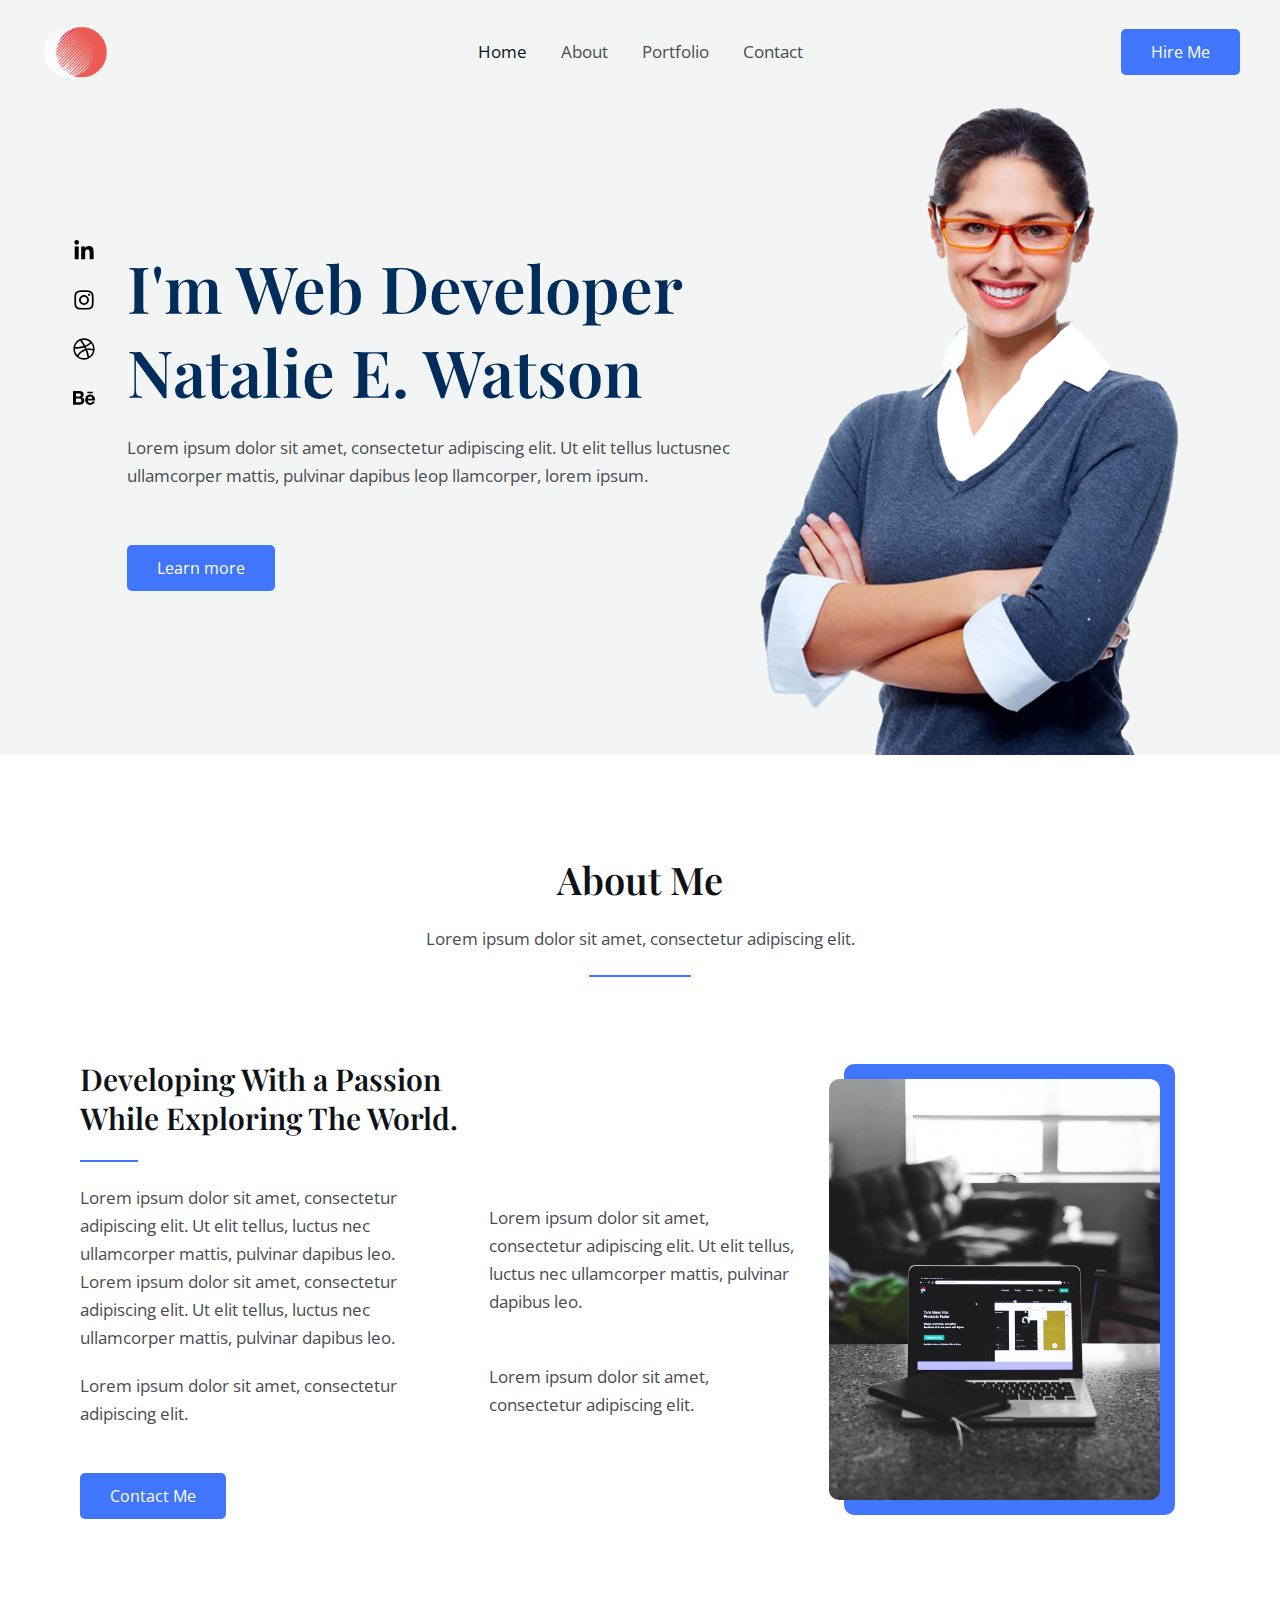
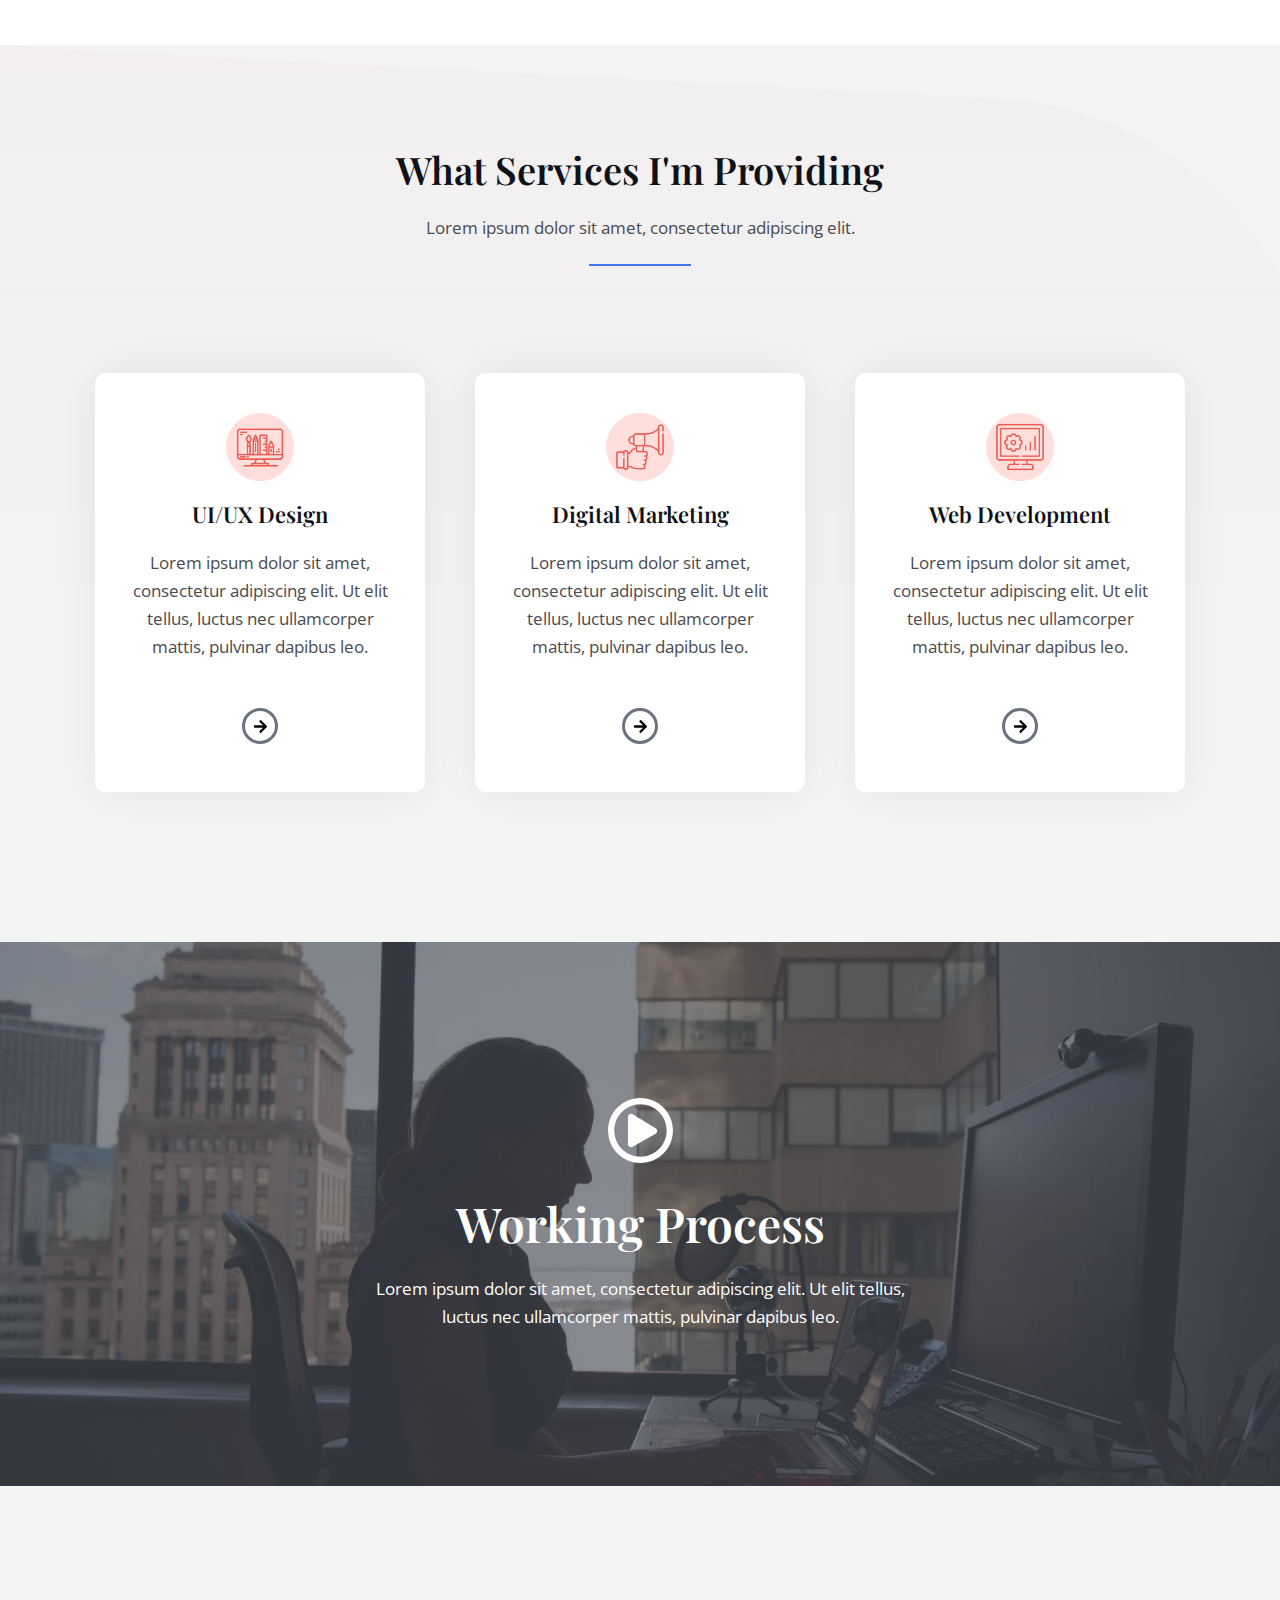
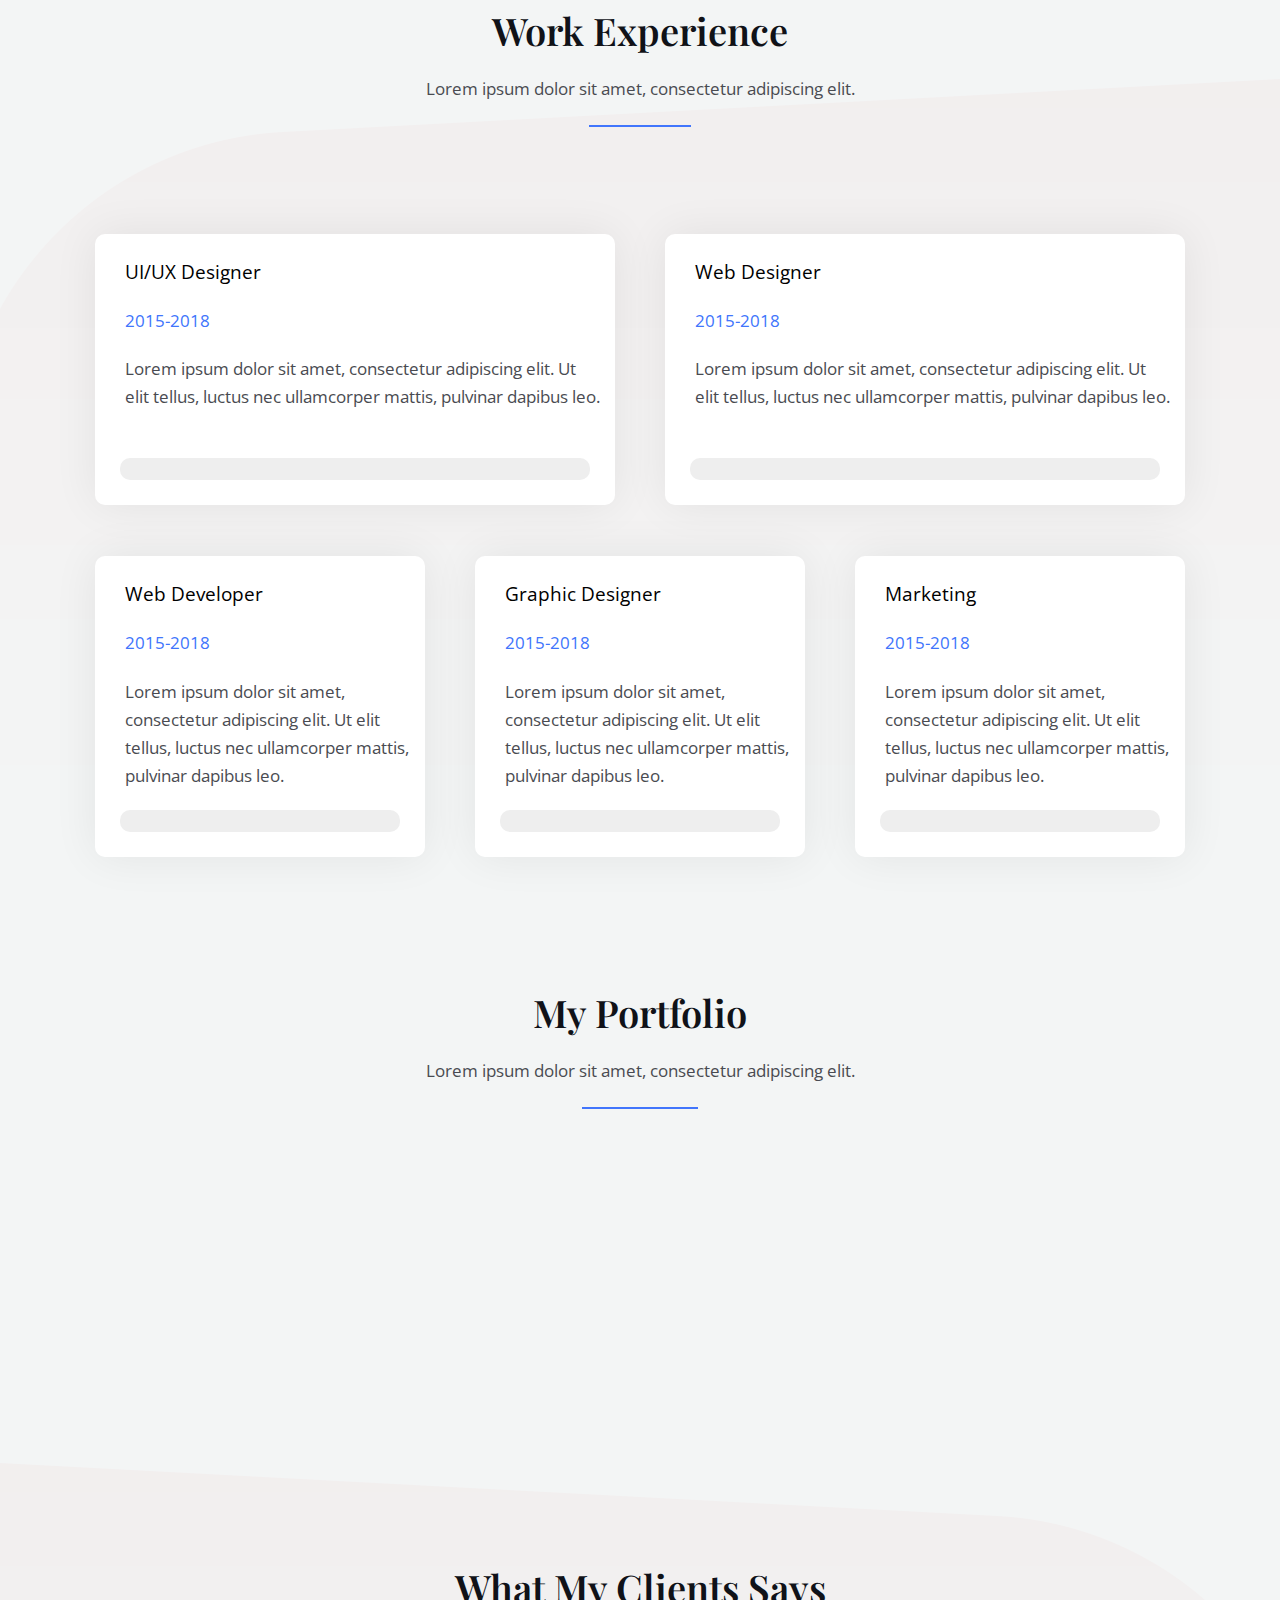
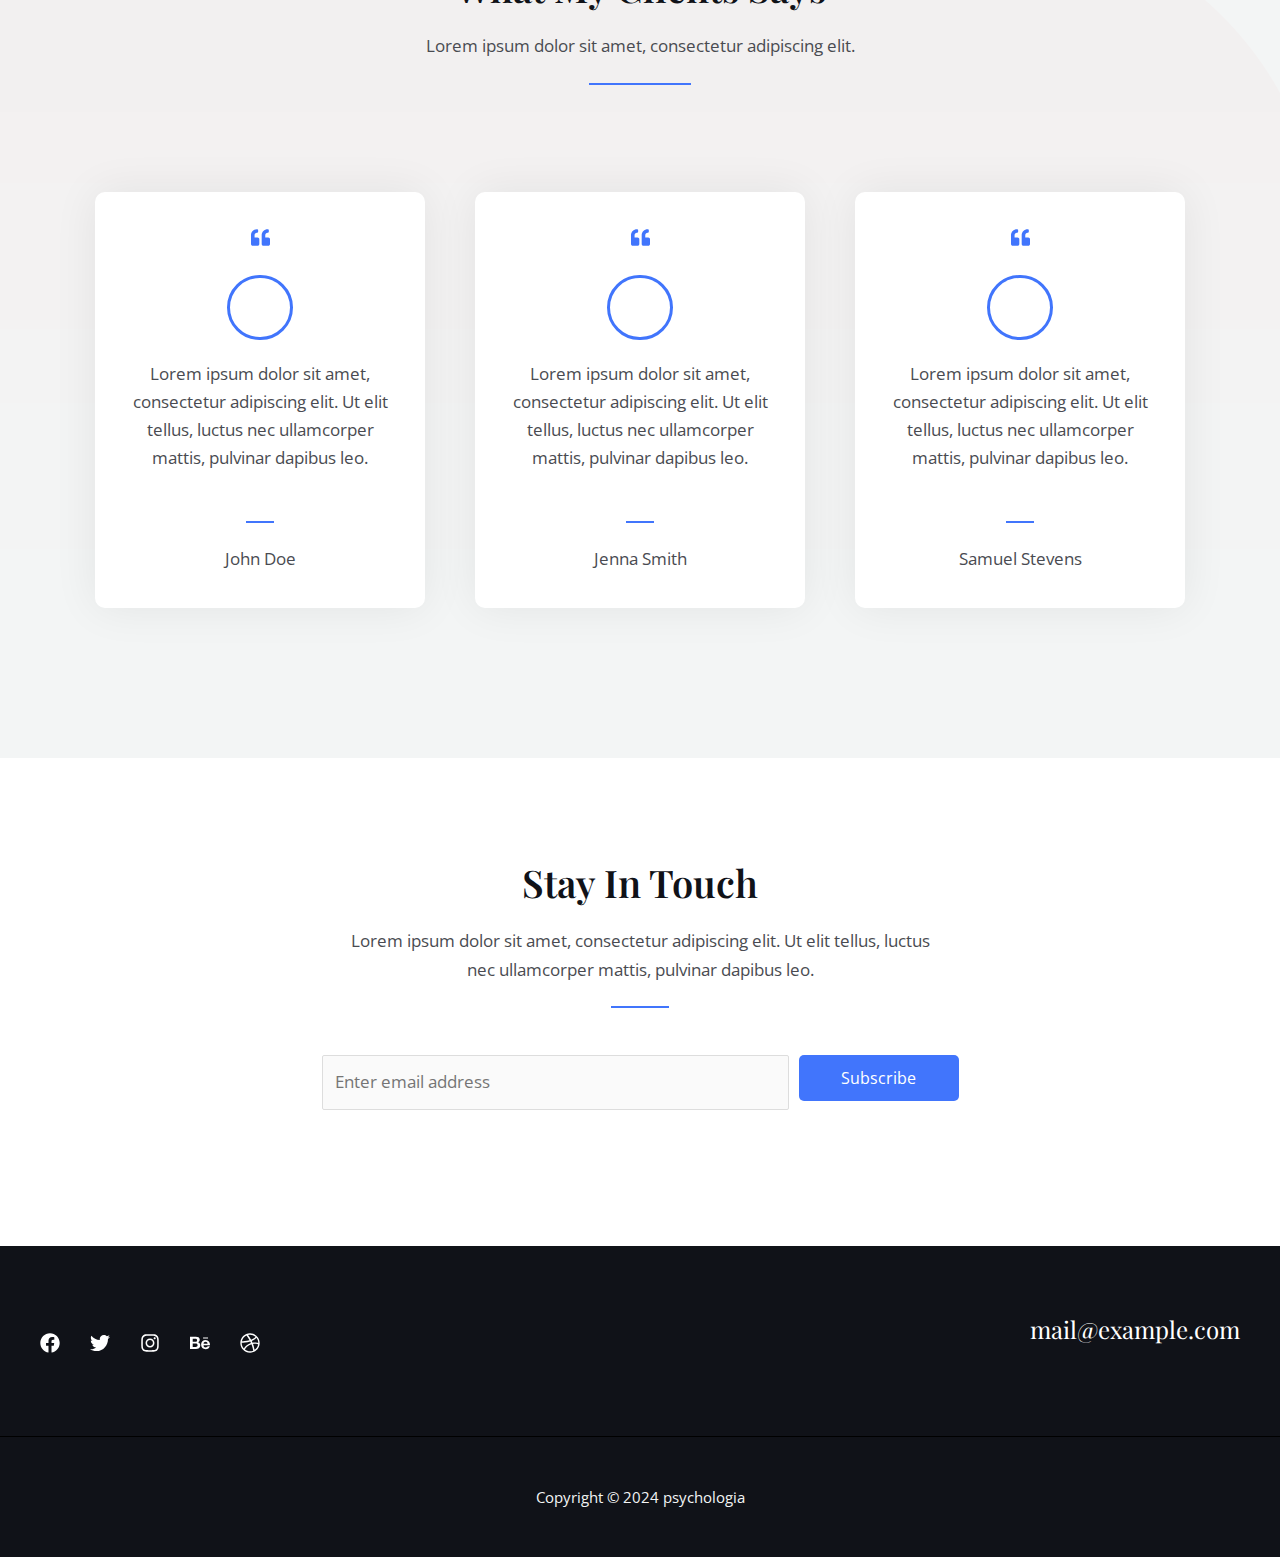
<file: index.html>
<!DOCTYPE html>
<html lang="en-US">
<head>
<meta charset="UTF-8">
<meta name="viewport" content="width=device-width, initial-scale=1">
	 <link rel="profile" href="https://gmpg.org/xfn/11"> 
	 <title>psychologia</title>
<meta name="robots" content="max-image-preview:large">
<link rel="dns-prefetch" href="//fonts.googleapis.com">
<link rel="alternate" type="application/rss+xml" title="psychologia &raquo; Feed" href="/feed/">
<link rel="alternate" type="application/rss+xml" title="psychologia &raquo; Comments Feed" href="/comments/feed/">
<script>
window._wpemojiSettings = {"baseUrl":"https:\/\/s.w.org\/images\/core\/emoji\/14.0.0\/72x72\/","ext":".png","svgUrl":"https:\/\/s.w.org\/images\/core\/emoji\/14.0.0\/svg\/","svgExt":".svg","source":{"concatemoji":"\/wp-includes\/js\/wp-emoji-release.min.js?ver=6.4.3"}};
/*! This file is auto-generated */
!function(i,n){var o,s,e;function c(e){try{var t={supportTests:e,timestamp:(new Date).valueOf()};sessionStorage.setItem(o,JSON.stringify(t))}catch(e){}}function p(e,t,n){e.clearRect(0,0,e.canvas.width,e.canvas.height),e.fillText(t,0,0);var t=new Uint32Array(e.getImageData(0,0,e.canvas.width,e.canvas.height).data),r=(e.clearRect(0,0,e.canvas.width,e.canvas.height),e.fillText(n,0,0),new Uint32Array(e.getImageData(0,0,e.canvas.width,e.canvas.height).data));return t.every(function(e,t){return e===r[t]})}function u(e,t,n){switch(t){case"flag":return n(e,"🏳️‍⚧️","🏳️​⚧️")?!1:!n(e,"🇺🇳","🇺​🇳")&&!n(e,"🏴󠁧󠁢󠁥󠁮󠁧󠁿","🏴​󠁧​󠁢​󠁥​󠁮​󠁧​󠁿");case"emoji":return!n(e,"🫱🏻‍🫲🏿","🫱🏻​🫲🏿")}return!1}function f(e,t,n){var r="undefined"!=typeof WorkerGlobalScope&&self instanceof WorkerGlobalScope?new OffscreenCanvas(300,150):i.createElement("canvas"),a=r.getContext("2d",{willReadFrequently:!0}),o=(a.textBaseline="top",a.font="600 32px Arial",{});return e.forEach(function(e){o[e]=t(a,e,n)}),o}function t(e){var t=i.createElement("script");t.src=e,t.defer=!0,i.head.appendChild(t)}"undefined"!=typeof Promise&&(o="wpEmojiSettingsSupports",s=["flag","emoji"],n.supports={everything:!0,everythingExceptFlag:!0},e=new Promise(function(e){i.addEventListener("DOMContentLoaded",e,{once:!0})}),new Promise(function(t){var n=function(){try{var e=JSON.parse(sessionStorage.getItem(o));if("object"==typeof e&&"number"==typeof e.timestamp&&(new Date).valueOf()<e.timestamp+604800&&"object"==typeof e.supportTests)return e.supportTests}catch(e){}return null}();if(!n){if("undefined"!=typeof Worker&&"undefined"!=typeof OffscreenCanvas&&"undefined"!=typeof URL&&URL.createObjectURL&&"undefined"!=typeof Blob)try{var e="postMessage("+f.toString()+"("+[JSON.stringify(s),u.toString(),p.toString()].join(",")+"));",r=new Blob([e],{type:"text/javascript"}),a=new Worker(URL.createObjectURL(r),{name:"wpTestEmojiSupports"});return void(a.onmessage=function(e){c(n=e.data),a.terminate(),t(n)})}catch(e){}c(n=f(s,u,p))}t(n)}).then(function(e){for(var t in e)n.supports[t]=e[t],n.supports.everything=n.supports.everything&&n.supports[t],"flag"!==t&&(n.supports.everythingExceptFlag=n.supports.everythingExceptFlag&&n.supports[t]);n.supports.everythingExceptFlag=n.supports.everythingExceptFlag&&!n.supports.flag,n.DOMReady=!1,n.readyCallback=function(){n.DOMReady=!0}}).then(function(){return e}).then(function(){var e;n.supports.everything||(n.readyCallback(),(e=n.source||{}).concatemoji?t(e.concatemoji):e.wpemoji&&e.twemoji&&(t(e.twemoji),t(e.wpemoji)))}))}((window,document),window._wpemojiSettings);
</script>
<link rel="stylesheet" id="astra-theme-css-css" href="/wp-content/themes/astra/assets/css/minified/main.min.css?ver=4.6.8" media="all">
<style id="astra-theme-css-inline-css">:root{--ast-container-default-xlg-padding:6.67em;--ast-container-default-lg-padding:5.67em;--ast-container-default-slg-padding:4.34em;--ast-container-default-md-padding:3.34em;--ast-container-default-sm-padding:6.67em;--ast-container-default-xs-padding:2.4em;--ast-container-default-xxs-padding:1.4em;--ast-code-block-background:#EEEEEE;--ast-comment-inputs-background:#FAFAFA;--ast-normal-container-width:1200px;--ast-narrow-container-width:750px;--ast-blog-title-font-weight:normal;--ast-blog-meta-weight:inherit;}html{font-size:106.25%;}a,.page-title{color:var(--ast-global-color-2);}a:hover,a:focus{color:var(--ast-global-color-1);}body,button,input,select,textarea,.ast-button,.ast-custom-button{font-family:'Open Sans',sans-serif;font-weight:400;font-size:17px;font-size:1rem;line-height:var(--ast-body-line-height,1.65em);}blockquote{color:var(--ast-global-color-3);}h1,.entry-content h1,h2,.entry-content h2,h3,.entry-content h3,h4,.entry-content h4,h5,.entry-content h5,h6,.entry-content h6,.site-title,.site-title a{font-family:'Playfair Display',serif;font-weight:600;}.site-title{font-size:35px;font-size:2.0588235294118rem;display:none;}header .custom-logo-link img{max-width:70px;}.astra-logo-svg{width:70px;}.site-header .site-description{font-size:15px;font-size:0.88235294117647rem;display:none;}.entry-title{font-size:26px;font-size:1.5294117647059rem;}.archive .ast-article-post .ast-article-inner,.blog .ast-article-post .ast-article-inner,.archive .ast-article-post .ast-article-inner:hover,.blog .ast-article-post .ast-article-inner:hover{overflow:hidden;}h1,.entry-content h1{font-size:65px;font-size:3.8235294117647rem;font-weight:600;font-family:'Playfair Display',serif;line-height:1.4em;}h2,.entry-content h2{font-size:48px;font-size:2.8235294117647rem;font-weight:600;font-family:'Playfair Display',serif;line-height:1.3em;}h3,.entry-content h3{font-size:38px;font-size:2.2352941176471rem;font-weight:600;font-family:'Playfair Display',serif;line-height:1.3em;}h4,.entry-content h4{font-size:35px;font-size:2.0588235294118rem;line-height:1.2em;font-family:'Playfair Display',serif;}h5,.entry-content h5{font-size:30px;font-size:1.7647058823529rem;line-height:1.2em;font-family:'Playfair Display',serif;}h6,.entry-content h6{font-size:22px;font-size:1.2941176470588rem;line-height:1.25em;font-family:'Playfair Display',serif;}::selection{background-color:var(--ast-global-color-0);color:#ffffff;}body,h1,.entry-title a,.entry-content h1,h2,.entry-content h2,h3,.entry-content h3,h4,.entry-content h4,h5,.entry-content h5,h6,.entry-content h6{color:var(--ast-global-color-3);}.tagcloud a:hover,.tagcloud a:focus,.tagcloud a.current-item{color:#ffffff;border-color:var(--ast-global-color-2);background-color:var(--ast-global-color-2);}input:focus,input[type="text"]:focus,input[type="email"]:focus,input[type="url"]:focus,input[type="password"]:focus,input[type="reset"]:focus,input[type="search"]:focus,textarea:focus{border-color:var(--ast-global-color-2);}input[type="radio"]:checked,input[type=reset],input[type="checkbox"]:checked,input[type="checkbox"]:hover:checked,input[type="checkbox"]:focus:checked,input[type=range]::-webkit-slider-thumb{border-color:var(--ast-global-color-2);background-color:var(--ast-global-color-2);box-shadow:none;}.site-footer a:hover + .post-count,.site-footer a:focus + .post-count{background:var(--ast-global-color-2);border-color:var(--ast-global-color-2);}.single .nav-links .nav-previous,.single .nav-links .nav-next{color:var(--ast-global-color-2);}.entry-meta,.entry-meta *{line-height:1.45;color:var(--ast-global-color-2);}.entry-meta a:not(.ast-button):hover,.entry-meta a:not(.ast-button):hover *,.entry-meta a:not(.ast-button):focus,.entry-meta a:not(.ast-button):focus *,.page-links > .page-link,.page-links .page-link:hover,.post-navigation a:hover{color:var(--ast-global-color-1);}#cat option,.secondary .calendar_wrap thead a,.secondary .calendar_wrap thead a:visited{color:var(--ast-global-color-2);}.secondary .calendar_wrap #today,.ast-progress-val span{background:var(--ast-global-color-2);}.secondary a:hover + .post-count,.secondary a:focus + .post-count{background:var(--ast-global-color-2);border-color:var(--ast-global-color-2);}.calendar_wrap #today > a{color:#ffffff;}.page-links .page-link,.single .post-navigation a{color:var(--ast-global-color-2);}.ast-search-menu-icon .search-form button.search-submit{padding:0 4px;}.ast-search-menu-icon form.search-form{padding-right:0;}.ast-search-menu-icon.slide-search input.search-field{width:0;}.ast-header-search .ast-search-menu-icon.ast-dropdown-active .search-form,.ast-header-search .ast-search-menu-icon.ast-dropdown-active .search-field:focus{transition:all 0.2s;}.search-form input.search-field:focus{outline:none;}.wp-block-latest-posts > li > a{color:var(--ast-global-color-2);}.widget-title,.widget .wp-block-heading{font-size:24px;font-size:1.4117647058824rem;color:var(--ast-global-color-3);}.ast-search-menu-icon.slide-search a:focus-visible:focus-visible,.astra-search-icon:focus-visible,#close:focus-visible,a:focus-visible,.ast-menu-toggle:focus-visible,.site .skip-link:focus-visible,.wp-block-loginout input:focus-visible,.wp-block-search.wp-block-search__button-inside .wp-block-search__inside-wrapper,.ast-header-navigation-arrow:focus-visible,.woocommerce .wc-proceed-to-checkout > .checkout-button:focus-visible,.woocommerce .woocommerce-MyAccount-navigation ul li a:focus-visible,.ast-orders-table__row .ast-orders-table__cell:focus-visible,.woocommerce .woocommerce-order-details .order-again > .button:focus-visible,.woocommerce .woocommerce-message a.button.wc-forward:focus-visible,.woocommerce #minus_qty:focus-visible,.woocommerce #plus_qty:focus-visible,a#ast-apply-coupon:focus-visible,.woocommerce .woocommerce-info a:focus-visible,.woocommerce .astra-shop-summary-wrap a:focus-visible,.woocommerce a.wc-forward:focus-visible,#ast-apply-coupon:focus-visible,.woocommerce-js .woocommerce-mini-cart-item a.remove:focus-visible,#close:focus-visible,.button.search-submit:focus-visible,#search_submit:focus,.normal-search:focus-visible{outline-style:dotted;outline-color:inherit;outline-width:thin;}input:focus,input[type="text"]:focus,input[type="email"]:focus,input[type="url"]:focus,input[type="password"]:focus,input[type="reset"]:focus,input[type="search"]:focus,input[type="number"]:focus,textarea:focus,.wp-block-search__input:focus,[data-section="section-header-mobile-trigger"] .ast-button-wrap .ast-mobile-menu-trigger-minimal:focus,.ast-mobile-popup-drawer.active .menu-toggle-close:focus,.woocommerce-ordering select.orderby:focus,#ast-scroll-top:focus,#coupon_code:focus,.woocommerce-page #comment:focus,.woocommerce #reviews #respond input#submit:focus,.woocommerce a.add_to_cart_button:focus,.woocommerce .button.single_add_to_cart_button:focus,.woocommerce .woocommerce-cart-form button:focus,.woocommerce .woocommerce-cart-form__cart-item .quantity .qty:focus,.woocommerce .woocommerce-billing-fields .woocommerce-billing-fields__field-wrapper .woocommerce-input-wrapper > .input-text:focus,.woocommerce #order_comments:focus,.woocommerce #place_order:focus,.woocommerce .woocommerce-address-fields .woocommerce-address-fields__field-wrapper .woocommerce-input-wrapper > .input-text:focus,.woocommerce .woocommerce-MyAccount-content form button:focus,.woocommerce .woocommerce-MyAccount-content .woocommerce-EditAccountForm .woocommerce-form-row .woocommerce-Input.input-text:focus,.woocommerce .ast-woocommerce-container .woocommerce-pagination ul.page-numbers li a:focus,body #content .woocommerce form .form-row .select2-container--default .select2-selection--single:focus,#ast-coupon-code:focus,.woocommerce.woocommerce-js .quantity input[type=number]:focus,.woocommerce-js .woocommerce-mini-cart-item .quantity input[type=number]:focus,.woocommerce p#ast-coupon-trigger:focus{border-style:dotted;border-color:inherit;border-width:thin;}input{outline:none;}.ast-logo-title-inline .site-logo-img{padding-right:1em;}.site-logo-img img{ transition:all 0.2s linear;}body .ast-oembed-container *{position:absolute;top:0;width:100%;height:100%;left:0;}body .wp-block-embed-pocket-casts .ast-oembed-container *{position:unset;}.ast-single-post-featured-section + article {margin-top: 2em;}.site-content .ast-single-post-featured-section img {width: 100%;overflow: hidden;object-fit: cover;}.site > .ast-single-related-posts-container {margin-top: 0;}@media (min-width: 922px) {.ast-desktop .ast-container--narrow {max-width: var(--ast-narrow-container-width);margin: 0 auto;}}.ast-page-builder-template .hentry {margin: 0;}.ast-page-builder-template .site-content > .ast-container {max-width: 100%;padding: 0;}.ast-page-builder-template .site .site-content #primary {padding: 0;margin: 0;}.ast-page-builder-template .no-results {text-align: center;margin: 4em auto;}.ast-page-builder-template .ast-pagination {padding: 2em;}.ast-page-builder-template .entry-header.ast-no-title.ast-no-thumbnail {margin-top: 0;}.ast-page-builder-template .entry-header.ast-header-without-markup {margin-top: 0;margin-bottom: 0;}.ast-page-builder-template .entry-header.ast-no-title.ast-no-meta {margin-bottom: 0;}.ast-page-builder-template.single .post-navigation {padding-bottom: 2em;}.ast-page-builder-template.single-post .site-content > .ast-container {max-width: 100%;}.ast-page-builder-template .entry-header {margin-top: 4em;margin-left: auto;margin-right: auto;padding-left: 20px;padding-right: 20px;}.single.ast-page-builder-template .entry-header {padding-left: 20px;padding-right: 20px;}.ast-page-builder-template .ast-archive-description {margin: 4em auto 0;padding-left: 20px;padding-right: 20px;}.ast-page-builder-template.ast-no-sidebar .entry-content .alignwide {margin-left: 0;margin-right: 0;}@media (max-width:921px){#ast-desktop-header{display:none;}}@media (min-width:922px){#ast-mobile-header{display:none;}}.wp-block-buttons.aligncenter{justify-content:center;}@media (max-width:921px){.ast-theme-transparent-header #primary,.ast-theme-transparent-header #secondary{padding:0;}}@media (max-width:921px){.ast-plain-container.ast-no-sidebar #primary{padding:0;}}.ast-plain-container.ast-no-sidebar #primary{margin-top:0;margin-bottom:0;}.wp-block-buttons .wp-block-button.is-style-outline .wp-block-button__link.wp-element-button,.ast-outline-button,.wp-block-uagb-buttons-child .uagb-buttons-repeater.ast-outline-button{border-color:var(--ast-global-color-0);border-top-width:2px;border-right-width:2px;border-bottom-width:2px;border-left-width:2px;font-family:inherit;font-weight:inherit;font-size:16px;font-size:0.94117647058824rem;line-height:1em;border-top-left-radius:5px;border-top-right-radius:5px;border-bottom-right-radius:5px;border-bottom-left-radius:5px;}.wp-block-button.is-style-outline .wp-block-button__link:hover,.wp-block-buttons .wp-block-button.is-style-outline .wp-block-button__link:focus,.wp-block-buttons .wp-block-button.is-style-outline > .wp-block-button__link:not(.has-text-color):hover,.wp-block-buttons .wp-block-button.wp-block-button__link.is-style-outline:not(.has-text-color):hover,.ast-outline-button:hover,.ast-outline-button:focus,.wp-block-uagb-buttons-child .uagb-buttons-repeater.ast-outline-button:hover,.wp-block-uagb-buttons-child .uagb-buttons-repeater.ast-outline-button:focus{background-color:var(--ast-global-color-1);}.wp-block-button .wp-block-button__link.wp-element-button.is-style-outline:not(.has-background),.wp-block-button.is-style-outline>.wp-block-button__link.wp-element-button:not(.has-background),.ast-outline-button{background-color:var(--ast-global-color-0);}.entry-content[ast-blocks-layout] > figure{margin-bottom:1em;}@media (max-width:921px){.ast-separate-container #primary,.ast-separate-container #secondary{padding:1.5em 0;}#primary,#secondary{padding:1.5em 0;margin:0;}.ast-left-sidebar #content > .ast-container{display:flex;flex-direction:column-reverse;width:100%;}.ast-separate-container .ast-article-post,.ast-separate-container .ast-article-single{padding:1.5em 2.14em;}.ast-author-box img.avatar{margin:20px 0 0 0;}}@media (min-width:922px){.ast-separate-container.ast-right-sidebar #primary,.ast-separate-container.ast-left-sidebar #primary{border:0;}.search-no-results.ast-separate-container #primary{margin-bottom:4em;}}.elementor-button-wrapper .elementor-button{border-style:solid;text-decoration:none;border-top-width:0px;border-right-width:0px;border-left-width:0px;border-bottom-width:0px;}body .elementor-button.elementor-size-sm,body .elementor-button.elementor-size-xs,body .elementor-button.elementor-size-md,body .elementor-button.elementor-size-lg,body .elementor-button.elementor-size-xl,body .elementor-button{border-top-left-radius:5px;border-top-right-radius:5px;border-bottom-right-radius:5px;border-bottom-left-radius:5px;padding-top:15px;padding-right:30px;padding-bottom:15px;padding-left:30px;}.elementor-button-wrapper .elementor-button{border-color:var(--ast-global-color-0);background-color:var(--ast-global-color-0);}.elementor-button-wrapper .elementor-button:hover,.elementor-button-wrapper .elementor-button:focus{color:var(--ast-global-color-5);background-color:var(--ast-global-color-1);border-color:var(--ast-global-color-1);}.wp-block-button .wp-block-button__link ,.elementor-button-wrapper .elementor-button,.elementor-button-wrapper .elementor-button:visited{color:var(--ast-global-color-5);}.elementor-button-wrapper .elementor-button{font-size:16px;font-size:0.94117647058824rem;line-height:1em;}body .elementor-button.elementor-size-sm,body .elementor-button.elementor-size-xs,body .elementor-button.elementor-size-md,body .elementor-button.elementor-size-lg,body .elementor-button.elementor-size-xl,body .elementor-button{font-size:16px;font-size:0.94117647058824rem;}.wp-block-button .wp-block-button__link:hover,.wp-block-button .wp-block-button__link:focus{color:var(--ast-global-color-5);background-color:var(--ast-global-color-1);border-color:var(--ast-global-color-1);}.elementor-widget-heading h1.elementor-heading-title{line-height:1.4em;}.elementor-widget-heading h2.elementor-heading-title{line-height:1.3em;}.elementor-widget-heading h3.elementor-heading-title{line-height:1.3em;}.elementor-widget-heading h4.elementor-heading-title{line-height:1.2em;}.elementor-widget-heading h5.elementor-heading-title{line-height:1.2em;}.elementor-widget-heading h6.elementor-heading-title{line-height:1.25em;}.wp-block-button .wp-block-button__link,.wp-block-search .wp-block-search__button,body .wp-block-file .wp-block-file__button{border-style:solid;border-top-width:0px;border-right-width:0px;border-left-width:0px;border-bottom-width:0px;border-color:var(--ast-global-color-0);background-color:var(--ast-global-color-0);color:var(--ast-global-color-5);font-family:inherit;font-weight:inherit;line-height:1em;font-size:16px;font-size:0.94117647058824rem;border-top-left-radius:5px;border-top-right-radius:5px;border-bottom-right-radius:5px;border-bottom-left-radius:5px;padding-top:15px;padding-right:30px;padding-bottom:15px;padding-left:30px;}.menu-toggle,button,.ast-button,.ast-custom-button,.button,input#submit,input[type="button"],input[type="submit"],input[type="reset"],form[CLASS*="wp-block-search__"].wp-block-search .wp-block-search__inside-wrapper .wp-block-search__button,body .wp-block-file .wp-block-file__button,.woocommerce-js a.button,.woocommerce button.button,.woocommerce .woocommerce-message a.button,.woocommerce #respond input#submit.alt,.woocommerce input.button.alt,.woocommerce input.button,.woocommerce input.button:disabled,.woocommerce input.button:disabled[disabled],.woocommerce input.button:disabled:hover,.woocommerce input.button:disabled[disabled]:hover,.woocommerce #respond input#submit,.woocommerce button.button.alt.disabled,.wc-block-grid__products .wc-block-grid__product .wp-block-button__link,.wc-block-grid__product-onsale,[CLASS*="wc-block"] button,.woocommerce-js .astra-cart-drawer .astra-cart-drawer-content .woocommerce-mini-cart__buttons .button:not(.checkout):not(.ast-continue-shopping),.woocommerce-js .astra-cart-drawer .astra-cart-drawer-content .woocommerce-mini-cart__buttons a.checkout,.woocommerce button.button.alt.disabled.wc-variation-selection-needed,[CLASS*="wc-block"] .wc-block-components-button{border-style:solid;border-top-width:0px;border-right-width:0px;border-left-width:0px;border-bottom-width:0px;color:var(--ast-global-color-5);border-color:var(--ast-global-color-0);background-color:var(--ast-global-color-0);padding-top:15px;padding-right:30px;padding-bottom:15px;padding-left:30px;font-family:inherit;font-weight:inherit;font-size:16px;font-size:0.94117647058824rem;line-height:1em;border-top-left-radius:5px;border-top-right-radius:5px;border-bottom-right-radius:5px;border-bottom-left-radius:5px;}button:focus,.menu-toggle:hover,button:hover,.ast-button:hover,.ast-custom-button:hover .button:hover,.ast-custom-button:hover ,input[type=reset]:hover,input[type=reset]:focus,input#submit:hover,input#submit:focus,input[type="button"]:hover,input[type="button"]:focus,input[type="submit"]:hover,input[type="submit"]:focus,form[CLASS*="wp-block-search__"].wp-block-search .wp-block-search__inside-wrapper .wp-block-search__button:hover,form[CLASS*="wp-block-search__"].wp-block-search .wp-block-search__inside-wrapper .wp-block-search__button:focus,body .wp-block-file .wp-block-file__button:hover,body .wp-block-file .wp-block-file__button:focus,.woocommerce-js a.button:hover,.woocommerce button.button:hover,.woocommerce .woocommerce-message a.button:hover,.woocommerce #respond input#submit:hover,.woocommerce #respond input#submit.alt:hover,.woocommerce input.button.alt:hover,.woocommerce input.button:hover,.woocommerce button.button.alt.disabled:hover,.wc-block-grid__products .wc-block-grid__product .wp-block-button__link:hover,[CLASS*="wc-block"] button:hover,.woocommerce-js .astra-cart-drawer .astra-cart-drawer-content .woocommerce-mini-cart__buttons .button:not(.checkout):not(.ast-continue-shopping):hover,.woocommerce-js .astra-cart-drawer .astra-cart-drawer-content .woocommerce-mini-cart__buttons a.checkout:hover,.woocommerce button.button.alt.disabled.wc-variation-selection-needed:hover,[CLASS*="wc-block"] .wc-block-components-button:hover,[CLASS*="wc-block"] .wc-block-components-button:focus{color:var(--ast-global-color-5);background-color:var(--ast-global-color-1);border-color:var(--ast-global-color-1);}@media (max-width:921px){.ast-mobile-header-stack .main-header-bar .ast-search-menu-icon{display:inline-block;}.ast-header-break-point.ast-header-custom-item-outside .ast-mobile-header-stack .main-header-bar .ast-search-icon{margin:0;}.ast-comment-avatar-wrap img{max-width:2.5em;}.ast-comment-meta{padding:0 1.8888em 1.3333em;}.ast-separate-container .ast-comment-list li.depth-1{padding:1.5em 2.14em;}.ast-separate-container .comment-respond{padding:2em 2.14em;}}@media (min-width:544px){.ast-container{max-width:100%;}}@media (max-width:544px){.ast-separate-container .ast-article-post,.ast-separate-container .ast-article-single,.ast-separate-container .comments-title,.ast-separate-container .ast-archive-description{padding:1.5em 1em;}.ast-separate-container #content .ast-container{padding-left:0.54em;padding-right:0.54em;}.ast-separate-container .ast-comment-list .bypostauthor{padding:.5em;}.ast-search-menu-icon.ast-dropdown-active .search-field{width:170px;}}body,.ast-separate-container{background-color:var(--ast-global-color-4);;background-image:none;;}@media (max-width:921px){.site-title{display:none;}.site-header .site-description{display:none;}h1,.entry-content h1{font-size:30px;}h2,.entry-content h2{font-size:25px;}h3,.entry-content h3{font-size:20px;}.astra-logo-svg{width:120px;}header .custom-logo-link img,.ast-header-break-point .site-logo-img .custom-mobile-logo-link img{max-width:120px;}}@media (max-width:544px){.site-title{display:none;}.site-header .site-description{display:none;}h1,.entry-content h1{font-size:30px;}h2,.entry-content h2{font-size:25px;}h3,.entry-content h3{font-size:20px;}header .custom-logo-link img,.ast-header-break-point .site-branding img,.ast-header-break-point .custom-logo-link img{max-width:100px;}.astra-logo-svg{width:100px;}.ast-header-break-point .site-logo-img .custom-mobile-logo-link img{max-width:100px;}}@media (max-width:921px){html{font-size:96.9%;}}@media (max-width:544px){html{font-size:96.9%;}}@media (min-width:922px){.ast-container{max-width:1240px;}}@media (min-width:922px){.site-content .ast-container{display:flex;}}@media (max-width:921px){.site-content .ast-container{flex-direction:column;}}@media (min-width:922px){.main-header-menu .sub-menu .menu-item.ast-left-align-sub-menu:hover > .sub-menu,.main-header-menu .sub-menu .menu-item.ast-left-align-sub-menu.focus > .sub-menu{margin-left:-0px;}}.ast-theme-transparent-header [data-section="section-header-mobile-trigger"] .ast-button-wrap .ast-mobile-menu-trigger-minimal{background:transparent;}.site .comments-area{padding-bottom:3em;}.wp-block-file {display: flex;align-items: center;flex-wrap: wrap;justify-content: space-between;}.wp-block-pullquote {border: none;}.wp-block-pullquote blockquote::before {content: "\201D";font-family: "Helvetica",sans-serif;display: flex;transform: rotate( 180deg );font-size: 6rem;font-style: normal;line-height: 1;font-weight: bold;align-items: center;justify-content: center;}.has-text-align-right > blockquote::before {justify-content: flex-start;}.has-text-align-left > blockquote::before {justify-content: flex-end;}figure.wp-block-pullquote.is-style-solid-color blockquote {max-width: 100%;text-align: inherit;}html body {--wp--custom--ast-default-block-top-padding: 3em;--wp--custom--ast-default-block-right-padding: 3em;--wp--custom--ast-default-block-bottom-padding: 3em;--wp--custom--ast-default-block-left-padding: 3em;--wp--custom--ast-container-width: 1200px;--wp--custom--ast-content-width-size: 1200px;--wp--custom--ast-wide-width-size: calc(1200px + var(--wp--custom--ast-default-block-left-padding) + var(--wp--custom--ast-default-block-right-padding));}.ast-narrow-container {--wp--custom--ast-content-width-size: 750px;--wp--custom--ast-wide-width-size: 750px;}@media(max-width: 921px) {html body {--wp--custom--ast-default-block-top-padding: 3em;--wp--custom--ast-default-block-right-padding: 2em;--wp--custom--ast-default-block-bottom-padding: 3em;--wp--custom--ast-default-block-left-padding: 2em;}}@media(max-width: 544px) {html body {--wp--custom--ast-default-block-top-padding: 3em;--wp--custom--ast-default-block-right-padding: 1.5em;--wp--custom--ast-default-block-bottom-padding: 3em;--wp--custom--ast-default-block-left-padding: 1.5em;}}.entry-content > .wp-block-group,.entry-content > .wp-block-cover,.entry-content > .wp-block-columns {padding-top: var(--wp--custom--ast-default-block-top-padding);padding-right: var(--wp--custom--ast-default-block-right-padding);padding-bottom: var(--wp--custom--ast-default-block-bottom-padding);padding-left: var(--wp--custom--ast-default-block-left-padding);}.ast-plain-container.ast-no-sidebar .entry-content > .alignfull,.ast-page-builder-template .ast-no-sidebar .entry-content > .alignfull {margin-left: calc( -50vw + 50%);margin-right: calc( -50vw + 50%);max-width: 100vw;width: 100vw;}.ast-plain-container.ast-no-sidebar .entry-content .alignfull .alignfull,.ast-page-builder-template.ast-no-sidebar .entry-content .alignfull .alignfull,.ast-plain-container.ast-no-sidebar .entry-content .alignfull .alignwide,.ast-page-builder-template.ast-no-sidebar .entry-content .alignfull .alignwide,.ast-plain-container.ast-no-sidebar .entry-content .alignwide .alignfull,.ast-page-builder-template.ast-no-sidebar .entry-content .alignwide .alignfull,.ast-plain-container.ast-no-sidebar .entry-content .alignwide .alignwide,.ast-page-builder-template.ast-no-sidebar .entry-content .alignwide .alignwide,.ast-plain-container.ast-no-sidebar .entry-content .wp-block-column .alignfull,.ast-page-builder-template.ast-no-sidebar .entry-content .wp-block-column .alignfull,.ast-plain-container.ast-no-sidebar .entry-content .wp-block-column .alignwide,.ast-page-builder-template.ast-no-sidebar .entry-content .wp-block-column .alignwide {margin-left: auto;margin-right: auto;width: 100%;}[ast-blocks-layout] .wp-block-separator:not(.is-style-dots) {height: 0;}[ast-blocks-layout] .wp-block-separator {margin: 20px auto;}[ast-blocks-layout] .wp-block-separator:not(.is-style-wide):not(.is-style-dots) {max-width: 100px;}[ast-blocks-layout] .wp-block-separator.has-background {padding: 0;}.entry-content[ast-blocks-layout] > * {max-width: var(--wp--custom--ast-content-width-size);margin-left: auto;margin-right: auto;}.entry-content[ast-blocks-layout] > .alignwide {max-width: var(--wp--custom--ast-wide-width-size);}.entry-content[ast-blocks-layout] .alignfull {max-width: none;}.entry-content .wp-block-columns {margin-bottom: 0;}blockquote {margin: 1.5em;border-color: rgba(0,0,0,0.05);}.wp-block-quote:not(.has-text-align-right):not(.has-text-align-center) {border-left: 5px solid rgba(0,0,0,0.05);}.has-text-align-right > blockquote,blockquote.has-text-align-right {border-right: 5px solid rgba(0,0,0,0.05);}.has-text-align-left > blockquote,blockquote.has-text-align-left {border-left: 5px solid rgba(0,0,0,0.05);}.wp-block-site-tagline,.wp-block-latest-posts .read-more {margin-top: 15px;}.wp-block-loginout p label {display: block;}.wp-block-loginout p:not(.login-remember):not(.login-submit) input {width: 100%;}.wp-block-loginout input:focus {border-color: transparent;}.wp-block-loginout input:focus {outline: thin dotted;}.entry-content .wp-block-media-text .wp-block-media-text__content {padding: 0 0 0 8%;}.entry-content .wp-block-media-text.has-media-on-the-right .wp-block-media-text__content {padding: 0 8% 0 0;}.entry-content .wp-block-media-text.has-background .wp-block-media-text__content {padding: 8%;}.entry-content .wp-block-cover:not([class*="background-color"]) .wp-block-cover__inner-container,.entry-content .wp-block-cover:not([class*="background-color"]) .wp-block-cover-image-text,.entry-content .wp-block-cover:not([class*="background-color"]) .wp-block-cover-text,.entry-content .wp-block-cover-image:not([class*="background-color"]) .wp-block-cover__inner-container,.entry-content .wp-block-cover-image:not([class*="background-color"]) .wp-block-cover-image-text,.entry-content .wp-block-cover-image:not([class*="background-color"]) .wp-block-cover-text {color: var(--ast-global-color-5);}.wp-block-loginout .login-remember input {width: 1.1rem;height: 1.1rem;margin: 0 5px 4px 0;vertical-align: middle;}.wp-block-latest-posts > li > *:first-child,.wp-block-latest-posts:not(.is-grid) > li:first-child {margin-top: 0;}.wp-block-search__inside-wrapper .wp-block-search__input {padding: 0 10px;color: var(--ast-global-color-3);background: var(--ast-global-color-5);border-color: var(--ast-border-color);}.wp-block-latest-posts .read-more {margin-bottom: 1.5em;}.wp-block-search__no-button .wp-block-search__inside-wrapper .wp-block-search__input {padding-top: 5px;padding-bottom: 5px;}.wp-block-latest-posts .wp-block-latest-posts__post-date,.wp-block-latest-posts .wp-block-latest-posts__post-author {font-size: 1rem;}.wp-block-latest-posts > li > *,.wp-block-latest-posts:not(.is-grid) > li {margin-top: 12px;margin-bottom: 12px;}.ast-page-builder-template .entry-content[ast-blocks-layout] > *,.ast-page-builder-template .entry-content[ast-blocks-layout] > .alignfull > * {max-width: none;}.ast-page-builder-template .entry-content[ast-blocks-layout] > .alignwide > * {max-width: var(--wp--custom--ast-wide-width-size);}.ast-page-builder-template .entry-content[ast-blocks-layout] > .inherit-container-width > *,.ast-page-builder-template .entry-content[ast-blocks-layout] > * > *,.entry-content[ast-blocks-layout] > .wp-block-cover .wp-block-cover__inner-container {max-width: var(--wp--custom--ast-content-width-size);margin-left: auto;margin-right: auto;}.entry-content[ast-blocks-layout] .wp-block-cover:not(.alignleft):not(.alignright) {width: auto;}@media(max-width: 1200px) {.ast-separate-container .entry-content > .alignfull,.ast-separate-container .entry-content[ast-blocks-layout] > .alignwide,.ast-plain-container .entry-content[ast-blocks-layout] > .alignwide,.ast-plain-container .entry-content .alignfull {margin-left: calc(-1 * min(var(--ast-container-default-xlg-padding),20px)) ;margin-right: calc(-1 * min(var(--ast-container-default-xlg-padding),20px));}}@media(min-width: 1201px) {.ast-separate-container .entry-content > .alignfull {margin-left: calc(-1 * var(--ast-container-default-xlg-padding) );margin-right: calc(-1 * var(--ast-container-default-xlg-padding) );}.ast-separate-container .entry-content[ast-blocks-layout] > .alignwide,.ast-plain-container .entry-content[ast-blocks-layout] > .alignwide {margin-left: calc(-1 * var(--wp--custom--ast-default-block-left-padding) );margin-right: calc(-1 * var(--wp--custom--ast-default-block-right-padding) );}}@media(min-width: 921px) {.ast-separate-container .entry-content .wp-block-group.alignwide:not(.inherit-container-width) > :where(:not(.alignleft):not(.alignright)),.ast-plain-container .entry-content .wp-block-group.alignwide:not(.inherit-container-width) > :where(:not(.alignleft):not(.alignright)) {max-width: calc( var(--wp--custom--ast-content-width-size) + 80px );}.ast-plain-container.ast-right-sidebar .entry-content[ast-blocks-layout] .alignfull,.ast-plain-container.ast-left-sidebar .entry-content[ast-blocks-layout] .alignfull {margin-left: -60px;margin-right: -60px;}}@media(min-width: 544px) {.entry-content > .alignleft {margin-right: 20px;}.entry-content > .alignright {margin-left: 20px;}}@media (max-width:544px){.wp-block-columns .wp-block-column:not(:last-child){margin-bottom:20px;}.wp-block-latest-posts{margin:0;}}@media( max-width: 600px ) {.entry-content .wp-block-media-text .wp-block-media-text__content,.entry-content .wp-block-media-text.has-media-on-the-right .wp-block-media-text__content {padding: 8% 0 0;}.entry-content .wp-block-media-text.has-background .wp-block-media-text__content {padding: 8%;}}.ast-page-builder-template .entry-header {padding-left: 0;}.ast-narrow-container .site-content .wp-block-uagb-image--align-full .wp-block-uagb-image__figure {max-width: 100%;margin-left: auto;margin-right: auto;}:root .has-ast-global-color-0-color{color:var(--ast-global-color-0);}:root .has-ast-global-color-0-background-color{background-color:var(--ast-global-color-0);}:root .wp-block-button .has-ast-global-color-0-color{color:var(--ast-global-color-0);}:root .wp-block-button .has-ast-global-color-0-background-color{background-color:var(--ast-global-color-0);}:root .has-ast-global-color-1-color{color:var(--ast-global-color-1);}:root .has-ast-global-color-1-background-color{background-color:var(--ast-global-color-1);}:root .wp-block-button .has-ast-global-color-1-color{color:var(--ast-global-color-1);}:root .wp-block-button .has-ast-global-color-1-background-color{background-color:var(--ast-global-color-1);}:root .has-ast-global-color-2-color{color:var(--ast-global-color-2);}:root .has-ast-global-color-2-background-color{background-color:var(--ast-global-color-2);}:root .wp-block-button .has-ast-global-color-2-color{color:var(--ast-global-color-2);}:root .wp-block-button .has-ast-global-color-2-background-color{background-color:var(--ast-global-color-2);}:root .has-ast-global-color-3-color{color:var(--ast-global-color-3);}:root .has-ast-global-color-3-background-color{background-color:var(--ast-global-color-3);}:root .wp-block-button .has-ast-global-color-3-color{color:var(--ast-global-color-3);}:root .wp-block-button .has-ast-global-color-3-background-color{background-color:var(--ast-global-color-3);}:root .has-ast-global-color-4-color{color:var(--ast-global-color-4);}:root .has-ast-global-color-4-background-color{background-color:var(--ast-global-color-4);}:root .wp-block-button .has-ast-global-color-4-color{color:var(--ast-global-color-4);}:root .wp-block-button .has-ast-global-color-4-background-color{background-color:var(--ast-global-color-4);}:root .has-ast-global-color-5-color{color:var(--ast-global-color-5);}:root .has-ast-global-color-5-background-color{background-color:var(--ast-global-color-5);}:root .wp-block-button .has-ast-global-color-5-color{color:var(--ast-global-color-5);}:root .wp-block-button .has-ast-global-color-5-background-color{background-color:var(--ast-global-color-5);}:root .has-ast-global-color-6-color{color:var(--ast-global-color-6);}:root .has-ast-global-color-6-background-color{background-color:var(--ast-global-color-6);}:root .wp-block-button .has-ast-global-color-6-color{color:var(--ast-global-color-6);}:root .wp-block-button .has-ast-global-color-6-background-color{background-color:var(--ast-global-color-6);}:root .has-ast-global-color-7-color{color:var(--ast-global-color-7);}:root .has-ast-global-color-7-background-color{background-color:var(--ast-global-color-7);}:root .wp-block-button .has-ast-global-color-7-color{color:var(--ast-global-color-7);}:root .wp-block-button .has-ast-global-color-7-background-color{background-color:var(--ast-global-color-7);}:root .has-ast-global-color-8-color{color:var(--ast-global-color-8);}:root .has-ast-global-color-8-background-color{background-color:var(--ast-global-color-8);}:root .wp-block-button .has-ast-global-color-8-color{color:var(--ast-global-color-8);}:root .wp-block-button .has-ast-global-color-8-background-color{background-color:var(--ast-global-color-8);}:root{--ast-global-color-0:#4175FC;--ast-global-color-1:#084AF3;--ast-global-color-2:#101218;--ast-global-color-3:#494B51;--ast-global-color-4:#F3F5F5;--ast-global-color-5:#FFFFFF;--ast-global-color-6:#000000;--ast-global-color-7:#4B4F58;--ast-global-color-8:#F6F7F8;}:root {--ast-border-color : #dddddd;}.ast-single-entry-banner {-js-display: flex;display: flex;flex-direction: column;justify-content: center;text-align: center;position: relative;background: #eeeeee;}.ast-single-entry-banner[data-banner-layout="layout-1"] {max-width: 1200px;background: inherit;padding: 20px 0;}.ast-single-entry-banner[data-banner-width-type="custom"] {margin: 0 auto;width: 100%;}.ast-single-entry-banner + .site-content .entry-header {margin-bottom: 0;}.site .ast-author-avatar {--ast-author-avatar-size: ;}a.ast-underline-text {text-decoration: underline;}.ast-container > .ast-terms-link {position: relative;display: block;}a.ast-button.ast-badge-tax {padding: 4px 8px;border-radius: 3px;font-size: inherit;}header.entry-header > *:not(:last-child){margin-bottom:10px;}.ast-archive-entry-banner {-js-display: flex;display: flex;flex-direction: column;justify-content: center;text-align: center;position: relative;background: #eeeeee;}.ast-archive-entry-banner[data-banner-width-type="custom"] {margin: 0 auto;width: 100%;}.ast-archive-entry-banner[data-banner-layout="layout-1"] {background: inherit;padding: 20px 0;text-align: left;}body.archive .ast-archive-description{max-width:1200px;width:100%;text-align:left;padding-top:3em;padding-right:3em;padding-bottom:3em;padding-left:3em;}body.archive .ast-archive-description .ast-archive-title,body.archive .ast-archive-description .ast-archive-title *{font-size:40px;font-size:2.3529411764706rem;}body.archive .ast-archive-description > *:not(:last-child){margin-bottom:10px;}@media (max-width:921px){body.archive .ast-archive-description{text-align:left;}}@media (max-width:544px){body.archive .ast-archive-description{text-align:left;}}.ast-theme-transparent-header #masthead .site-logo-img .transparent-custom-logo .astra-logo-svg{width:70px;}.ast-theme-transparent-header #masthead .site-logo-img .transparent-custom-logo img{ max-width:70px;}@media (max-width:921px){.ast-theme-transparent-header #masthead .site-logo-img .transparent-custom-logo .astra-logo-svg{width:70px;}.ast-theme-transparent-header #masthead .site-logo-img .transparent-custom-logo img{ max-width:70px;}}@media (max-width:543px){.ast-theme-transparent-header #masthead .site-logo-img .transparent-custom-logo .astra-logo-svg{width:60px;}.ast-theme-transparent-header #masthead .site-logo-img .transparent-custom-logo img{ max-width:60px;}}@media (min-width:921px){.ast-theme-transparent-header #masthead{position:absolute;left:0;right:0;}.ast-theme-transparent-header .main-header-bar,.ast-theme-transparent-header.ast-header-break-point .main-header-bar{background:none;}body.elementor-editor-active.ast-theme-transparent-header #masthead,.fl-builder-edit .ast-theme-transparent-header #masthead,body.vc_editor.ast-theme-transparent-header #masthead,body.brz-ed.ast-theme-transparent-header #masthead{z-index:0;}.ast-header-break-point.ast-replace-site-logo-transparent.ast-theme-transparent-header .custom-mobile-logo-link{display:none;}.ast-header-break-point.ast-replace-site-logo-transparent.ast-theme-transparent-header .transparent-custom-logo{display:inline-block;}.ast-theme-transparent-header .ast-above-header,.ast-theme-transparent-header .ast-above-header.ast-above-header-bar{background-image:none;background-color:transparent;}.ast-theme-transparent-header .ast-below-header{background-image:none;background-color:transparent;}}.ast-theme-transparent-header .ast-builder-menu .main-header-menu,.ast-theme-transparent-header .ast-builder-menu .main-header-menu .menu-link,.ast-theme-transparent-header [CLASS*="ast-builder-menu-"] .main-header-menu .menu-item > .menu-link,.ast-theme-transparent-header .ast-masthead-custom-menu-items,.ast-theme-transparent-header .ast-masthead-custom-menu-items a,.ast-theme-transparent-header .ast-builder-menu .main-header-menu .menu-item > .ast-menu-toggle,.ast-theme-transparent-header .ast-builder-menu .main-header-menu .menu-item > .ast-menu-toggle,.ast-theme-transparent-header .ast-above-header-navigation a,.ast-header-break-point.ast-theme-transparent-header .ast-above-header-navigation a,.ast-header-break-point.ast-theme-transparent-header .ast-above-header-navigation > ul.ast-above-header-menu > .menu-item-has-children:not(.current-menu-item) > .ast-menu-toggle,.ast-theme-transparent-header .ast-below-header-menu,.ast-theme-transparent-header .ast-below-header-menu a,.ast-header-break-point.ast-theme-transparent-header .ast-below-header-menu a,.ast-header-break-point.ast-theme-transparent-header .ast-below-header-menu,.ast-theme-transparent-header .main-header-menu .menu-link{color:var(--ast-global-color-3);}.ast-theme-transparent-header .ast-builder-menu .main-header-menu .menu-item:hover > .menu-link,.ast-theme-transparent-header .ast-builder-menu .main-header-menu .menu-item:hover > .ast-menu-toggle,.ast-theme-transparent-header .ast-builder-menu .main-header-menu .ast-masthead-custom-menu-items a:hover,.ast-theme-transparent-header .ast-builder-menu .main-header-menu .focus > .menu-link,.ast-theme-transparent-header .ast-builder-menu .main-header-menu .focus > .ast-menu-toggle,.ast-theme-transparent-header .ast-builder-menu .main-header-menu .current-menu-item > .menu-link,.ast-theme-transparent-header .ast-builder-menu .main-header-menu .current-menu-ancestor > .menu-link,.ast-theme-transparent-header .ast-builder-menu .main-header-menu .current-menu-item > .ast-menu-toggle,.ast-theme-transparent-header .ast-builder-menu .main-header-menu .current-menu-ancestor > .ast-menu-toggle,.ast-theme-transparent-header [CLASS*="ast-builder-menu-"] .main-header-menu .current-menu-item > .menu-link,.ast-theme-transparent-header [CLASS*="ast-builder-menu-"] .main-header-menu .current-menu-ancestor > .menu-link,.ast-theme-transparent-header [CLASS*="ast-builder-menu-"] .main-header-menu .current-menu-item > .ast-menu-toggle,.ast-theme-transparent-header [CLASS*="ast-builder-menu-"] .main-header-menu .current-menu-ancestor > .ast-menu-toggle,.ast-theme-transparent-header .main-header-menu .menu-item:hover > .menu-link,.ast-theme-transparent-header .main-header-menu .current-menu-item > .menu-link,.ast-theme-transparent-header .main-header-menu .current-menu-ancestor > .menu-link{color:var(--ast-global-color-2);}.ast-theme-transparent-header .ast-builder-menu .main-header-menu .menu-item .sub-menu .menu-link,.ast-theme-transparent-header .main-header-menu .menu-item .sub-menu .menu-link{background-color:transparent;}@media (max-width:921px){.ast-theme-transparent-header #masthead{position:absolute;left:0;right:0;}.ast-theme-transparent-header .main-header-bar,.ast-theme-transparent-header.ast-header-break-point .main-header-bar{background:none;}body.elementor-editor-active.ast-theme-transparent-header #masthead,.fl-builder-edit .ast-theme-transparent-header #masthead,body.vc_editor.ast-theme-transparent-header #masthead,body.brz-ed.ast-theme-transparent-header #masthead{z-index:0;}.ast-header-break-point.ast-replace-site-logo-transparent.ast-theme-transparent-header .custom-mobile-logo-link{display:none;}.ast-header-break-point.ast-replace-site-logo-transparent.ast-theme-transparent-header .transparent-custom-logo{display:inline-block;}.ast-theme-transparent-header .ast-above-header,.ast-theme-transparent-header .ast-above-header.ast-above-header-bar{background-image:none;background-color:transparent;}.ast-theme-transparent-header .ast-below-header{background-image:none;background-color:transparent;}}@media (max-width:921px){.ast-theme-transparent-header.ast-header-break-point .ast-builder-menu .main-header-menu,.ast-theme-transparent-header.ast-header-break-point .ast-builder-menu.main-header-menu .sub-menu,.ast-theme-transparent-header.ast-header-break-point .ast-builder-menu.main-header-menu,.ast-theme-transparent-header.ast-header-break-point .ast-builder-menu .main-header-bar-wrap .main-header-menu,.ast-flyout-menu-enable.ast-header-break-point.ast-theme-transparent-header .main-header-bar-navigation .site-navigation,.ast-fullscreen-menu-enable.ast-header-break-point.ast-theme-transparent-header .main-header-bar-navigation .site-navigation,.ast-flyout-above-menu-enable.ast-header-break-point.ast-theme-transparent-header .ast-above-header-navigation-wrap .ast-above-header-navigation,.ast-flyout-below-menu-enable.ast-header-break-point.ast-theme-transparent-header .ast-below-header-navigation-wrap .ast-below-header-actual-nav,.ast-fullscreen-above-menu-enable.ast-header-break-point.ast-theme-transparent-header .ast-above-header-navigation-wrap,.ast-fullscreen-below-menu-enable.ast-header-break-point.ast-theme-transparent-header .ast-below-header-navigation-wrap,.ast-theme-transparent-header .main-header-menu .menu-link{background-color:var(--ast-global-color-5);}.ast-theme-transparent-header .ast-builder-menu .main-header-menu,.ast-theme-transparent-header .ast-builder-menu .main-header-menu .menu-link,.ast-theme-transparent-header [CLASS*="ast-builder-menu-"] .main-header-menu .menu-item > .menu-link,.ast-theme-transparent-header .ast-masthead-custom-menu-items,.ast-theme-transparent-header .ast-masthead-custom-menu-items a,.ast-theme-transparent-header .ast-builder-menu .main-header-menu .menu-item > .ast-menu-toggle,.ast-theme-transparent-header .ast-builder-menu .main-header-menu .menu-item > .ast-menu-toggle,.ast-theme-transparent-header .main-header-menu .menu-link{color:var(--ast-global-color-3);}.ast-theme-transparent-header .ast-builder-menu .main-header-menu .menu-item:hover > .menu-link,.ast-theme-transparent-header .ast-builder-menu .main-header-menu .menu-item:hover > .ast-menu-toggle,.ast-theme-transparent-header .ast-builder-menu .main-header-menu .ast-masthead-custom-menu-items a:hover,.ast-theme-transparent-header .ast-builder-menu .main-header-menu .focus > .menu-link,.ast-theme-transparent-header .ast-builder-menu .main-header-menu .focus > .ast-menu-toggle,.ast-theme-transparent-header .ast-builder-menu .main-header-menu .current-menu-item > .menu-link,.ast-theme-transparent-header .ast-builder-menu .main-header-menu .current-menu-ancestor > .menu-link,.ast-theme-transparent-header .ast-builder-menu .main-header-menu .current-menu-item > .ast-menu-toggle,.ast-theme-transparent-header .ast-builder-menu .main-header-menu .current-menu-ancestor > .ast-menu-toggle,.ast-theme-transparent-header [CLASS*="ast-builder-menu-"] .main-header-menu .current-menu-item > .menu-link,.ast-theme-transparent-header [CLASS*="ast-builder-menu-"] .main-header-menu .current-menu-ancestor > .menu-link,.ast-theme-transparent-header [CLASS*="ast-builder-menu-"] .main-header-menu .current-menu-item > .ast-menu-toggle,.ast-theme-transparent-header [CLASS*="ast-builder-menu-"] .main-header-menu .current-menu-ancestor > .ast-menu-toggle,.ast-theme-transparent-header .main-header-menu .menu-item:hover > .menu-link,.ast-theme-transparent-header .main-header-menu .current-menu-item > .menu-link,.ast-theme-transparent-header .main-header-menu .current-menu-ancestor > .menu-link{color:var(--ast-global-color-0);}}.ast-theme-transparent-header #ast-desktop-header > [CLASS*="-header-wrap"]:nth-last-child(2) > [CLASS*="-header-bar"],.ast-theme-transparent-header.ast-header-break-point #ast-mobile-header > [CLASS*="-header-wrap"]:nth-last-child(2) > [CLASS*="-header-bar"]{border-bottom-style:none;}.ast-breadcrumbs .trail-browse,.ast-breadcrumbs .trail-items,.ast-breadcrumbs .trail-items li{display:inline-block;margin:0;padding:0;border:none;background:inherit;text-indent:0;text-decoration:none;}.ast-breadcrumbs .trail-browse{font-size:inherit;font-style:inherit;font-weight:inherit;color:inherit;}.ast-breadcrumbs .trail-items{list-style:none;}.trail-items li::after{padding:0 0.3em;content:"\00bb";}.trail-items li:last-of-type::after{display:none;}h1,.entry-content h1,h2,.entry-content h2,h3,.entry-content h3,h4,.entry-content h4,h5,.entry-content h5,h6,.entry-content h6{color:var(--ast-global-color-2);}@media (max-width:921px){.ast-builder-grid-row-container.ast-builder-grid-row-tablet-3-firstrow .ast-builder-grid-row > *:first-child,.ast-builder-grid-row-container.ast-builder-grid-row-tablet-3-lastrow .ast-builder-grid-row > *:last-child{grid-column:1 / -1;}}@media (max-width:544px){.ast-builder-grid-row-container.ast-builder-grid-row-mobile-3-firstrow .ast-builder-grid-row > *:first-child,.ast-builder-grid-row-container.ast-builder-grid-row-mobile-3-lastrow .ast-builder-grid-row > *:last-child{grid-column:1 / -1;}}.ast-builder-layout-element[data-section="title_tagline"]{display:flex;}@media (max-width:921px){.ast-header-break-point .ast-builder-layout-element[data-section="title_tagline"]{display:flex;}}@media (max-width:544px){.ast-header-break-point .ast-builder-layout-element[data-section="title_tagline"]{display:flex;}}[data-section*="section-hb-button-"] .menu-link{display:none;}.ast-header-button-1[data-section="section-hb-button-1"]{display:flex;}@media (max-width:921px){.ast-header-break-point .ast-header-button-1[data-section="section-hb-button-1"]{display:flex;}}@media (max-width:544px){.ast-header-break-point .ast-header-button-1[data-section="section-hb-button-1"]{display:flex;}}.ast-builder-menu-1{font-family:inherit;font-weight:inherit;}.ast-builder-menu-1 .sub-menu,.ast-builder-menu-1 .inline-on-mobile .sub-menu{border-top-width:2px;border-bottom-width:0px;border-right-width:0px;border-left-width:0px;border-color:var(--ast-global-color-0);border-style:solid;}.ast-builder-menu-1 .main-header-menu > .menu-item > .sub-menu,.ast-builder-menu-1 .main-header-menu > .menu-item > .astra-full-megamenu-wrapper{margin-top:0px;}.ast-desktop .ast-builder-menu-1 .main-header-menu > .menu-item > .sub-menu:before,.ast-desktop .ast-builder-menu-1 .main-header-menu > .menu-item > .astra-full-megamenu-wrapper:before{height:calc( 0px + 5px );}.ast-desktop .ast-builder-menu-1 .menu-item .sub-menu .menu-link{border-style:none;}@media (max-width:921px){.ast-header-break-point .ast-builder-menu-1 .menu-item.menu-item-has-children > .ast-menu-toggle{top:0;}.ast-builder-menu-1 .inline-on-mobile .menu-item.menu-item-has-children > .ast-menu-toggle{right:-15px;}.ast-builder-menu-1 .menu-item-has-children > .menu-link:after{content:unset;}.ast-builder-menu-1 .main-header-menu > .menu-item > .sub-menu,.ast-builder-menu-1 .main-header-menu > .menu-item > .astra-full-megamenu-wrapper{margin-top:0;}}@media (max-width:544px){.ast-header-break-point .ast-builder-menu-1 .menu-item.menu-item-has-children > .ast-menu-toggle{top:0;}.ast-builder-menu-1 .main-header-menu > .menu-item > .sub-menu,.ast-builder-menu-1 .main-header-menu > .menu-item > .astra-full-megamenu-wrapper{margin-top:0;}}.ast-builder-menu-1{display:flex;}@media (max-width:921px){.ast-header-break-point .ast-builder-menu-1{display:flex;}}@media (max-width:544px){.ast-header-break-point .ast-builder-menu-1{display:flex;}}.site-below-footer-wrap{padding-top:20px;padding-bottom:20px;}.site-below-footer-wrap[data-section="section-below-footer-builder"]{background-color:var(--ast-global-color-2);;background-image:none;;min-height:80px;border-style:solid;border-width:0px;border-top-width:1px;border-top-color:var(--ast-global-color-6);}.site-below-footer-wrap[data-section="section-below-footer-builder"] .ast-builder-grid-row{max-width:1200px;min-height:80px;margin-left:auto;margin-right:auto;}.site-below-footer-wrap[data-section="section-below-footer-builder"] .ast-builder-grid-row,.site-below-footer-wrap[data-section="section-below-footer-builder"] .site-footer-section{align-items:center;}.site-below-footer-wrap[data-section="section-below-footer-builder"].ast-footer-row-inline .site-footer-section{display:flex;margin-bottom:0;}.ast-builder-grid-row-full .ast-builder-grid-row{grid-template-columns:1fr;}@media (max-width:921px){.site-below-footer-wrap[data-section="section-below-footer-builder"].ast-footer-row-tablet-inline .site-footer-section{display:flex;margin-bottom:0;}.site-below-footer-wrap[data-section="section-below-footer-builder"].ast-footer-row-tablet-stack .site-footer-section{display:block;margin-bottom:10px;}.ast-builder-grid-row-container.ast-builder-grid-row-tablet-full .ast-builder-grid-row{grid-template-columns:1fr;}}@media (max-width:544px){.site-below-footer-wrap[data-section="section-below-footer-builder"].ast-footer-row-mobile-inline .site-footer-section{display:flex;margin-bottom:0;}.site-below-footer-wrap[data-section="section-below-footer-builder"].ast-footer-row-mobile-stack .site-footer-section{display:block;margin-bottom:10px;}.ast-builder-grid-row-container.ast-builder-grid-row-mobile-full .ast-builder-grid-row{grid-template-columns:1fr;}}.site-below-footer-wrap[data-section="section-below-footer-builder"]{display:grid;}@media (max-width:921px){.ast-header-break-point .site-below-footer-wrap[data-section="section-below-footer-builder"]{display:grid;}}@media (max-width:544px){.ast-header-break-point .site-below-footer-wrap[data-section="section-below-footer-builder"]{display:grid;}}.ast-footer-copyright{text-align:center;}.ast-footer-copyright {color:var(--ast-global-color-4);}@media (max-width:921px){.ast-footer-copyright{text-align:center;}}@media (max-width:544px){.ast-footer-copyright{text-align:center;}}.ast-footer-copyright {font-size:15px;font-size:0.88235294117647rem;}.ast-footer-copyright.ast-builder-layout-element{display:flex;}@media (max-width:921px){.ast-header-break-point .ast-footer-copyright.ast-builder-layout-element{display:flex;}}@media (max-width:544px){.ast-header-break-point .ast-footer-copyright.ast-builder-layout-element{display:flex;}}.ast-social-stack-desktop .ast-builder-social-element,.ast-social-stack-tablet .ast-builder-social-element,.ast-social-stack-mobile .ast-builder-social-element {margin-top: 6px;margin-bottom: 6px;}.social-show-label-true .ast-builder-social-element {width: auto;padding: 0 0.4em;}[data-section^="section-fb-social-icons-"] .footer-social-inner-wrap {text-align: center;}.ast-footer-social-wrap {width: 100%;}.ast-footer-social-wrap .ast-builder-social-element:first-child {margin-left: 0;}.ast-footer-social-wrap .ast-builder-social-element:last-child {margin-right: 0;}.ast-header-social-wrap .ast-builder-social-element:first-child {margin-left: 0;}.ast-header-social-wrap .ast-builder-social-element:last-child {margin-right: 0;}.ast-builder-social-element {line-height: 1;color: #3a3a3a;background: transparent;vertical-align: middle;transition: all 0.01s;margin-left: 6px;margin-right: 6px;justify-content: center;align-items: center;}.ast-builder-social-element {line-height: 1;color: #3a3a3a;background: transparent;vertical-align: middle;transition: all 0.01s;margin-left: 6px;margin-right: 6px;justify-content: center;align-items: center;}.ast-builder-social-element .social-item-label {padding-left: 6px;}.ast-footer-social-1-wrap .ast-builder-social-element,.ast-footer-social-1-wrap .social-show-label-true .ast-builder-social-element{margin-left:15px;margin-right:15px;}.ast-footer-social-1-wrap .ast-builder-social-element svg{width:20px;height:20px;}.ast-footer-social-1-wrap .ast-social-color-type-custom svg{fill:var(--ast-global-color-5);}.ast-footer-social-1-wrap .ast-social-color-type-custom .ast-builder-social-element:hover{color:var(--ast-global-color-0);}.ast-footer-social-1-wrap .ast-social-color-type-custom .ast-builder-social-element:hover svg{fill:var(--ast-global-color-0);}.ast-footer-social-1-wrap .ast-social-color-type-custom .social-item-label{color:var(--ast-global-color-5);}.ast-footer-social-1-wrap .ast-builder-social-element:hover .social-item-label{color:var(--ast-global-color-0);}[data-section="section-fb-social-icons-1"] .footer-social-inner-wrap{text-align:left;}@media (max-width:921px){.ast-footer-social-1-wrap .ast-builder-social-element svg{width:18px;height:18px;}.ast-footer-social-1-wrap .ast-builder-social-element{margin-left:9px;margin-right:9px;}[data-section="section-fb-social-icons-1"] .footer-social-inner-wrap{text-align:center;}}@media (max-width:544px){[data-section="section-fb-social-icons-1"] .footer-social-inner-wrap{text-align:center;}}.ast-builder-layout-element[data-section="section-fb-social-icons-1"]{display:flex;}@media (max-width:921px){.ast-header-break-point .ast-builder-layout-element[data-section="section-fb-social-icons-1"]{display:flex;}}@media (max-width:544px){.ast-header-break-point .ast-builder-layout-element[data-section="section-fb-social-icons-1"]{display:flex;}}.site-primary-footer-wrap{padding-top:45px;padding-bottom:45px;}.site-primary-footer-wrap[data-section="section-primary-footer-builder"]{background-color:var(--ast-global-color-2);;background-image:none;;}.site-primary-footer-wrap[data-section="section-primary-footer-builder"] .ast-builder-grid-row{max-width:1200px;margin-left:auto;margin-right:auto;}.site-primary-footer-wrap[data-section="section-primary-footer-builder"] .ast-builder-grid-row,.site-primary-footer-wrap[data-section="section-primary-footer-builder"] .site-footer-section{align-items:center;}.site-primary-footer-wrap[data-section="section-primary-footer-builder"].ast-footer-row-inline .site-footer-section{display:flex;margin-bottom:0;}.ast-builder-grid-row-3-equal .ast-builder-grid-row{grid-template-columns:repeat( 3,1fr );}@media (max-width:921px){.site-primary-footer-wrap[data-section="section-primary-footer-builder"].ast-footer-row-tablet-inline .site-footer-section{display:flex;margin-bottom:0;}.site-primary-footer-wrap[data-section="section-primary-footer-builder"].ast-footer-row-tablet-stack .site-footer-section{display:block;margin-bottom:10px;}.ast-builder-grid-row-container.ast-builder-grid-row-tablet-full .ast-builder-grid-row{grid-template-columns:1fr;}}@media (max-width:544px){.site-primary-footer-wrap[data-section="section-primary-footer-builder"].ast-footer-row-mobile-inline .site-footer-section{display:flex;margin-bottom:0;}.site-primary-footer-wrap[data-section="section-primary-footer-builder"].ast-footer-row-mobile-stack .site-footer-section{display:block;margin-bottom:10px;}.ast-builder-grid-row-container.ast-builder-grid-row-mobile-full .ast-builder-grid-row{grid-template-columns:1fr;}}@media (max-width:921px){.site-primary-footer-wrap[data-section="section-primary-footer-builder"]{padding-top:20px;padding-bottom:20px;padding-left:20px;padding-right:20px;}}.site-primary-footer-wrap[data-section="section-primary-footer-builder"]{display:grid;}@media (max-width:921px){.ast-header-break-point .site-primary-footer-wrap[data-section="section-primary-footer-builder"]{display:grid;}}@media (max-width:544px){.ast-header-break-point .site-primary-footer-wrap[data-section="section-primary-footer-builder"]{display:grid;}}.footer-widget-area[data-section="sidebar-widgets-footer-widget-1"].footer-widget-area-inner{text-align:center;}@media (max-width:921px){.footer-widget-area[data-section="sidebar-widgets-footer-widget-1"].footer-widget-area-inner{text-align:center;}}@media (max-width:544px){.footer-widget-area[data-section="sidebar-widgets-footer-widget-1"].footer-widget-area-inner{text-align:center;}}.footer-widget-area[data-section="sidebar-widgets-footer-widget-2"].footer-widget-area-inner{text-align:right;}@media (max-width:921px){.footer-widget-area[data-section="sidebar-widgets-footer-widget-2"].footer-widget-area-inner{text-align:center;}}@media (max-width:544px){.footer-widget-area[data-section="sidebar-widgets-footer-widget-2"].footer-widget-area-inner{text-align:center;}}.footer-widget-area[data-section="sidebar-widgets-footer-widget-1"]{display:block;}@media (max-width:921px){.ast-header-break-point .footer-widget-area[data-section="sidebar-widgets-footer-widget-1"]{display:block;}}@media (max-width:544px){.ast-header-break-point .footer-widget-area[data-section="sidebar-widgets-footer-widget-1"]{display:block;}}.footer-widget-area[data-section="sidebar-widgets-footer-widget-2"] .widget-title,.footer-widget-area[data-section="sidebar-widgets-footer-widget-2"] h1,.footer-widget-area[data-section="sidebar-widgets-footer-widget-2"] .widget-area h1,.footer-widget-area[data-section="sidebar-widgets-footer-widget-2"] h2,.footer-widget-area[data-section="sidebar-widgets-footer-widget-2"] .widget-area h2,.footer-widget-area[data-section="sidebar-widgets-footer-widget-2"] h3,.footer-widget-area[data-section="sidebar-widgets-footer-widget-2"] .widget-area h3,.footer-widget-area[data-section="sidebar-widgets-footer-widget-2"] h4,.footer-widget-area[data-section="sidebar-widgets-footer-widget-2"] .widget-area h4,.footer-widget-area[data-section="sidebar-widgets-footer-widget-2"] h5,.footer-widget-area[data-section="sidebar-widgets-footer-widget-2"] .widget-area h5,.footer-widget-area[data-section="sidebar-widgets-footer-widget-2"] h6,.footer-widget-area[data-section="sidebar-widgets-footer-widget-2"] .widget-area h6{color:var(--ast-global-color-5);}.footer-widget-area[data-section="sidebar-widgets-footer-widget-2"]{display:block;}@media (max-width:921px){.ast-header-break-point .footer-widget-area[data-section="sidebar-widgets-footer-widget-2"]{display:block;}}@media (max-width:544px){.ast-header-break-point .footer-widget-area[data-section="sidebar-widgets-footer-widget-2"]{display:block;}}.elementor-widget-heading .elementor-heading-title{margin:0;}.elementor-page .ast-menu-toggle{color:unset !important;background:unset !important;}.elementor-post.elementor-grid-item.hentry{margin-bottom:0;}.woocommerce div.product .elementor-element.elementor-products-grid .related.products ul.products li.product,.elementor-element .elementor-wc-products .woocommerce[class*='columns-'] ul.products li.product{width:auto;margin:0;float:none;}body .elementor hr{background-color:#ccc;margin:0;}.ast-left-sidebar .elementor-section.elementor-section-stretched,.ast-right-sidebar .elementor-section.elementor-section-stretched{max-width:100%;left:0 !important;}.elementor-posts-container [CLASS*="ast-width-"]{width:100%;}.elementor-template-full-width .ast-container{display:block;}.elementor-screen-only,.screen-reader-text,.screen-reader-text span,.ui-helper-hidden-accessible{top:0 !important;}@media (max-width:544px){.elementor-element .elementor-wc-products .woocommerce[class*="columns-"] ul.products li.product{width:auto;margin:0;}.elementor-element .woocommerce .woocommerce-result-count{float:none;}}.ast-header-break-point .main-header-bar{border-bottom-width:1px;}@media (min-width:922px){.main-header-bar{border-bottom-width:1px;}}.main-header-menu .menu-item, #astra-footer-menu .menu-item, .main-header-bar .ast-masthead-custom-menu-items{-js-display:flex;display:flex;-webkit-box-pack:center;-webkit-justify-content:center;-moz-box-pack:center;-ms-flex-pack:center;justify-content:center;-webkit-box-orient:vertical;-webkit-box-direction:normal;-webkit-flex-direction:column;-moz-box-orient:vertical;-moz-box-direction:normal;-ms-flex-direction:column;flex-direction:column;}.main-header-menu > .menu-item > .menu-link, #astra-footer-menu > .menu-item > .menu-link{height:100%;-webkit-box-align:center;-webkit-align-items:center;-moz-box-align:center;-ms-flex-align:center;align-items:center;-js-display:flex;display:flex;}.ast-header-break-point .main-navigation ul .menu-item .menu-link .icon-arrow:first-of-type svg{top:.2em;margin-top:0px;margin-left:0px;width:.65em;transform:translate(0, -2px) rotateZ(270deg);}.ast-mobile-popup-content .ast-submenu-expanded > .ast-menu-toggle{transform:rotateX(180deg);overflow-y:auto;}@media (min-width:922px){.ast-builder-menu .main-navigation > ul > li:last-child a{margin-right:0;}}.ast-separate-container .ast-article-inner{background-color:transparent;background-image:none;}.ast-separate-container .ast-article-post{background-color:var(--ast-global-color-5);;background-image:none;;}@media (max-width:921px){.ast-separate-container .ast-article-post{background-color:var(--ast-global-color-5);;background-image:none;;}}@media (max-width:544px){.ast-separate-container .ast-article-post{background-color:var(--ast-global-color-5);;background-image:none;;}}.ast-separate-container .ast-article-single:not(.ast-related-post), .woocommerce.ast-separate-container .ast-woocommerce-container, .ast-separate-container .error-404, .ast-separate-container .no-results, .single.ast-separate-container  .ast-author-meta, .ast-separate-container .related-posts-title-wrapper,.ast-separate-container .comments-count-wrapper, .ast-box-layout.ast-plain-container .site-content,.ast-padded-layout.ast-plain-container .site-content, .ast-separate-container .ast-archive-description, .ast-separate-container .comments-area .comment-respond, .ast-separate-container .comments-area .ast-comment-list li, .ast-separate-container .comments-area .comments-title{background-color:var(--ast-global-color-5);;background-image:none;;}@media (max-width:921px){.ast-separate-container .ast-article-single:not(.ast-related-post), .woocommerce.ast-separate-container .ast-woocommerce-container, .ast-separate-container .error-404, .ast-separate-container .no-results, .single.ast-separate-container  .ast-author-meta, .ast-separate-container .related-posts-title-wrapper,.ast-separate-container .comments-count-wrapper, .ast-box-layout.ast-plain-container .site-content,.ast-padded-layout.ast-plain-container .site-content, .ast-separate-container .ast-archive-description{background-color:var(--ast-global-color-5);;background-image:none;;}}@media (max-width:544px){.ast-separate-container .ast-article-single:not(.ast-related-post), .woocommerce.ast-separate-container .ast-woocommerce-container, .ast-separate-container .error-404, .ast-separate-container .no-results, .single.ast-separate-container  .ast-author-meta, .ast-separate-container .related-posts-title-wrapper,.ast-separate-container .comments-count-wrapper, .ast-box-layout.ast-plain-container .site-content,.ast-padded-layout.ast-plain-container .site-content, .ast-separate-container .ast-archive-description{background-color:var(--ast-global-color-5);;background-image:none;;}}.ast-separate-container.ast-two-container #secondary .widget{background-color:var(--ast-global-color-5);;background-image:none;;}@media (max-width:921px){.ast-separate-container.ast-two-container #secondary .widget{background-color:var(--ast-global-color-5);;background-image:none;;}}@media (max-width:544px){.ast-separate-container.ast-two-container #secondary .widget{background-color:var(--ast-global-color-5);;background-image:none;;}}.ast-mobile-header-content > *,.ast-desktop-header-content > * {padding: 10px 0;height: auto;}.ast-mobile-header-content > *:first-child,.ast-desktop-header-content > *:first-child {padding-top: 10px;}.ast-mobile-header-content > .ast-builder-menu,.ast-desktop-header-content > .ast-builder-menu {padding-top: 0;}.ast-mobile-header-content > *:last-child,.ast-desktop-header-content > *:last-child {padding-bottom: 0;}.ast-mobile-header-content .ast-search-menu-icon.ast-inline-search label,.ast-desktop-header-content .ast-search-menu-icon.ast-inline-search label {width: 100%;}.ast-desktop-header-content .main-header-bar-navigation .ast-submenu-expanded > .ast-menu-toggle::before {transform: rotateX(180deg);}#ast-desktop-header .ast-desktop-header-content,.ast-mobile-header-content .ast-search-icon,.ast-desktop-header-content .ast-search-icon,.ast-mobile-header-wrap .ast-mobile-header-content,.ast-main-header-nav-open.ast-popup-nav-open .ast-mobile-header-wrap .ast-mobile-header-content,.ast-main-header-nav-open.ast-popup-nav-open .ast-desktop-header-content {display: none;}.ast-main-header-nav-open.ast-header-break-point #ast-desktop-header .ast-desktop-header-content,.ast-main-header-nav-open.ast-header-break-point .ast-mobile-header-wrap .ast-mobile-header-content {display: block;}.ast-desktop .ast-desktop-header-content .astra-menu-animation-slide-up > .menu-item > .sub-menu,.ast-desktop .ast-desktop-header-content .astra-menu-animation-slide-up > .menu-item .menu-item > .sub-menu,.ast-desktop .ast-desktop-header-content .astra-menu-animation-slide-down > .menu-item > .sub-menu,.ast-desktop .ast-desktop-header-content .astra-menu-animation-slide-down > .menu-item .menu-item > .sub-menu,.ast-desktop .ast-desktop-header-content .astra-menu-animation-fade > .menu-item > .sub-menu,.ast-desktop .ast-desktop-header-content .astra-menu-animation-fade > .menu-item .menu-item > .sub-menu {opacity: 1;visibility: visible;}.ast-hfb-header.ast-default-menu-enable.ast-header-break-point .ast-mobile-header-wrap .ast-mobile-header-content .main-header-bar-navigation {width: unset;margin: unset;}.ast-mobile-header-content.content-align-flex-end .main-header-bar-navigation .menu-item-has-children > .ast-menu-toggle,.ast-desktop-header-content.content-align-flex-end .main-header-bar-navigation .menu-item-has-children > .ast-menu-toggle {left: calc( 20px - 0.907em);right: auto;}.ast-mobile-header-content .ast-search-menu-icon,.ast-mobile-header-content .ast-search-menu-icon.slide-search,.ast-desktop-header-content .ast-search-menu-icon,.ast-desktop-header-content .ast-search-menu-icon.slide-search {width: 100%;position: relative;display: block;right: auto;transform: none;}.ast-mobile-header-content .ast-search-menu-icon.slide-search .search-form,.ast-mobile-header-content .ast-search-menu-icon .search-form,.ast-desktop-header-content .ast-search-menu-icon.slide-search .search-form,.ast-desktop-header-content .ast-search-menu-icon .search-form {right: 0;visibility: visible;opacity: 1;position: relative;top: auto;transform: none;padding: 0;display: block;overflow: hidden;}.ast-mobile-header-content .ast-search-menu-icon.ast-inline-search .search-field,.ast-mobile-header-content .ast-search-menu-icon .search-field,.ast-desktop-header-content .ast-search-menu-icon.ast-inline-search .search-field,.ast-desktop-header-content .ast-search-menu-icon .search-field {width: 100%;padding-right: 5.5em;}.ast-mobile-header-content .ast-search-menu-icon .search-submit,.ast-desktop-header-content .ast-search-menu-icon .search-submit {display: block;position: absolute;height: 100%;top: 0;right: 0;padding: 0 1em;border-radius: 0;}.ast-hfb-header.ast-default-menu-enable.ast-header-break-point .ast-mobile-header-wrap .ast-mobile-header-content .main-header-bar-navigation ul .sub-menu .menu-link {padding-left: 30px;}.ast-hfb-header.ast-default-menu-enable.ast-header-break-point .ast-mobile-header-wrap .ast-mobile-header-content .main-header-bar-navigation .sub-menu .menu-item .menu-item .menu-link {padding-left: 40px;}.ast-mobile-popup-drawer.active .ast-mobile-popup-inner{background-color:#ffffff;;}.ast-mobile-header-wrap .ast-mobile-header-content, .ast-desktop-header-content{background-color:#ffffff;;}.ast-mobile-popup-content > *, .ast-mobile-header-content > *, .ast-desktop-popup-content > *, .ast-desktop-header-content > *{padding-top:0px;padding-bottom:0px;}.content-align-flex-start .ast-builder-layout-element{justify-content:flex-start;}.content-align-flex-start .main-header-menu{text-align:left;}.ast-mobile-popup-drawer.active .menu-toggle-close{color:#3a3a3a;}.ast-mobile-header-wrap .ast-primary-header-bar,.ast-primary-header-bar .site-primary-header-wrap{min-height:70px;}.ast-desktop .ast-primary-header-bar .main-header-menu > .menu-item{line-height:70px;}.ast-header-break-point #masthead .ast-mobile-header-wrap .ast-primary-header-bar,.ast-header-break-point #masthead .ast-mobile-header-wrap .ast-below-header-bar,.ast-header-break-point #masthead .ast-mobile-header-wrap .ast-above-header-bar{padding-left:20px;padding-right:20px;}.ast-header-break-point .ast-primary-header-bar{border-bottom-width:0px;border-bottom-color:#eaeaea;border-bottom-style:solid;}@media (min-width:922px){.ast-primary-header-bar{border-bottom-width:0px;border-bottom-color:#eaeaea;border-bottom-style:solid;}}.ast-primary-header-bar{background-color:rgba(255,255,255,0);;background-image:none;;}.ast-desktop .ast-primary-header-bar.main-header-bar, .ast-header-break-point #masthead .ast-primary-header-bar.main-header-bar{padding-top:0px;}.ast-primary-header-bar{display:block;}@media (max-width:921px){.ast-header-break-point .ast-primary-header-bar{display:grid;}}@media (max-width:544px){.ast-header-break-point .ast-primary-header-bar{display:grid;}}[data-section="section-header-mobile-trigger"] .ast-button-wrap .ast-mobile-menu-trigger-minimal{color:var(--ast-global-color-0);border:none;background:transparent;}[data-section="section-header-mobile-trigger"] .ast-button-wrap .mobile-menu-toggle-icon .ast-mobile-svg{width:20px;height:20px;fill:var(--ast-global-color-0);}[data-section="section-header-mobile-trigger"] .ast-button-wrap .mobile-menu-wrap .mobile-menu{color:var(--ast-global-color-0);}.ast-builder-menu-mobile .main-navigation .menu-item.menu-item-has-children > .ast-menu-toggle{top:0;}.ast-builder-menu-mobile .main-navigation .menu-item-has-children > .menu-link:after{content:unset;}.ast-hfb-header .ast-builder-menu-mobile .main-header-menu, .ast-hfb-header .ast-builder-menu-mobile .main-navigation .menu-item .menu-link, .ast-hfb-header .ast-builder-menu-mobile .main-navigation .menu-item .sub-menu .menu-link{border-style:none;}.ast-builder-menu-mobile .main-navigation .menu-item.menu-item-has-children > .ast-menu-toggle{top:0;}@media (max-width:921px){.ast-builder-menu-mobile .main-navigation .main-header-menu .menu-item > .menu-link{color:var(--ast-global-color-2);}.ast-builder-menu-mobile .main-navigation .menu-item > .ast-menu-toggle{color:var(--ast-global-color-2);}.ast-builder-menu-mobile .main-navigation .menu-item:hover > .menu-link, .ast-builder-menu-mobile .main-navigation .inline-on-mobile .menu-item:hover > .ast-menu-toggle{color:var(--ast-global-color-0);}.ast-builder-menu-mobile .main-navigation .menu-item:hover > .ast-menu-toggle{color:var(--ast-global-color-0);}.ast-builder-menu-mobile .main-navigation .menu-item.current-menu-item > .menu-link, .ast-builder-menu-mobile .main-navigation .inline-on-mobile .menu-item.current-menu-item > .ast-menu-toggle, .ast-builder-menu-mobile .main-navigation .menu-item.current-menu-ancestor > .menu-link, .ast-builder-menu-mobile .main-navigation .menu-item.current-menu-ancestor > .ast-menu-toggle{color:var(--ast-global-color-0);}.ast-builder-menu-mobile .main-navigation .menu-item.current-menu-item > .ast-menu-toggle{color:var(--ast-global-color-0);}.ast-builder-menu-mobile .main-navigation .menu-item.menu-item-has-children > .ast-menu-toggle{top:0;}.ast-builder-menu-mobile .main-navigation .menu-item-has-children > .menu-link:after{content:unset;}.ast-builder-menu-mobile .main-navigation .main-header-menu, .ast-builder-menu-mobile .main-navigation .main-header-menu .sub-menu{background-color:var(--ast-global-color-5);;background-image:none;;}}@media (max-width:544px){.ast-builder-menu-mobile .main-navigation .menu-item.menu-item-has-children > .ast-menu-toggle{top:0;}}.ast-builder-menu-mobile .main-navigation{display:block;}@media (max-width:921px){.ast-header-break-point .ast-builder-menu-mobile .main-navigation{display:block;}}@media (max-width:544px){.ast-header-break-point .ast-builder-menu-mobile .main-navigation{display:block;}}:root{--e-global-color-astglobalcolor0:#4175FC;--e-global-color-astglobalcolor1:#084AF3;--e-global-color-astglobalcolor2:#101218;--e-global-color-astglobalcolor3:#494B51;--e-global-color-astglobalcolor4:#F3F5F5;--e-global-color-astglobalcolor5:#FFFFFF;--e-global-color-astglobalcolor6:#000000;--e-global-color-astglobalcolor7:#4B4F58;--e-global-color-astglobalcolor8:#F6F7F8;}</style>
<link rel="stylesheet" id="astra-google-fonts-css" href="https://fonts.googleapis.com/css?family=Open+Sans%3A400%7CPlayfair+Display%3A600%2C&#038;display=fallback&#038;ver=4.6.8" media="all">
<style id="wp-emoji-styles-inline-css">img.wp-smiley, img.emoji {
		display: inline !important;
		border: none !important;
		box-shadow: none !important;
		height: 1em !important;
		width: 1em !important;
		margin: 0 0.07em !important;
		vertical-align: -0.1em !important;
		background: none !important;
		padding: 0 !important;
	}</style>
<style id="global-styles-inline-css">body{--wp--preset--color--black: #000000;--wp--preset--color--cyan-bluish-gray: #abb8c3;--wp--preset--color--white: #ffffff;--wp--preset--color--pale-pink: #f78da7;--wp--preset--color--vivid-red: #cf2e2e;--wp--preset--color--luminous-vivid-orange: #ff6900;--wp--preset--color--luminous-vivid-amber: #fcb900;--wp--preset--color--light-green-cyan: #7bdcb5;--wp--preset--color--vivid-green-cyan: #00d084;--wp--preset--color--pale-cyan-blue: #8ed1fc;--wp--preset--color--vivid-cyan-blue: #0693e3;--wp--preset--color--vivid-purple: #9b51e0;--wp--preset--color--ast-global-color-0: var(--ast-global-color-0);--wp--preset--color--ast-global-color-1: var(--ast-global-color-1);--wp--preset--color--ast-global-color-2: var(--ast-global-color-2);--wp--preset--color--ast-global-color-3: var(--ast-global-color-3);--wp--preset--color--ast-global-color-4: var(--ast-global-color-4);--wp--preset--color--ast-global-color-5: var(--ast-global-color-5);--wp--preset--color--ast-global-color-6: var(--ast-global-color-6);--wp--preset--color--ast-global-color-7: var(--ast-global-color-7);--wp--preset--color--ast-global-color-8: var(--ast-global-color-8);--wp--preset--gradient--vivid-cyan-blue-to-vivid-purple: linear-gradient(135deg,rgba(6,147,227,1) 0%,rgb(155,81,224) 100%);--wp--preset--gradient--light-green-cyan-to-vivid-green-cyan: linear-gradient(135deg,rgb(122,220,180) 0%,rgb(0,208,130) 100%);--wp--preset--gradient--luminous-vivid-amber-to-luminous-vivid-orange: linear-gradient(135deg,rgba(252,185,0,1) 0%,rgba(255,105,0,1) 100%);--wp--preset--gradient--luminous-vivid-orange-to-vivid-red: linear-gradient(135deg,rgba(255,105,0,1) 0%,rgb(207,46,46) 100%);--wp--preset--gradient--very-light-gray-to-cyan-bluish-gray: linear-gradient(135deg,rgb(238,238,238) 0%,rgb(169,184,195) 100%);--wp--preset--gradient--cool-to-warm-spectrum: linear-gradient(135deg,rgb(74,234,220) 0%,rgb(151,120,209) 20%,rgb(207,42,186) 40%,rgb(238,44,130) 60%,rgb(251,105,98) 80%,rgb(254,248,76) 100%);--wp--preset--gradient--blush-light-purple: linear-gradient(135deg,rgb(255,206,236) 0%,rgb(152,150,240) 100%);--wp--preset--gradient--blush-bordeaux: linear-gradient(135deg,rgb(254,205,165) 0%,rgb(254,45,45) 50%,rgb(107,0,62) 100%);--wp--preset--gradient--luminous-dusk: linear-gradient(135deg,rgb(255,203,112) 0%,rgb(199,81,192) 50%,rgb(65,88,208) 100%);--wp--preset--gradient--pale-ocean: linear-gradient(135deg,rgb(255,245,203) 0%,rgb(182,227,212) 50%,rgb(51,167,181) 100%);--wp--preset--gradient--electric-grass: linear-gradient(135deg,rgb(202,248,128) 0%,rgb(113,206,126) 100%);--wp--preset--gradient--midnight: linear-gradient(135deg,rgb(2,3,129) 0%,rgb(40,116,252) 100%);--wp--preset--font-size--small: 13px;--wp--preset--font-size--medium: 20px;--wp--preset--font-size--large: 36px;--wp--preset--font-size--x-large: 42px;--wp--preset--spacing--20: 0.44rem;--wp--preset--spacing--30: 0.67rem;--wp--preset--spacing--40: 1rem;--wp--preset--spacing--50: 1.5rem;--wp--preset--spacing--60: 2.25rem;--wp--preset--spacing--70: 3.38rem;--wp--preset--spacing--80: 5.06rem;--wp--preset--shadow--natural: 6px 6px 9px rgba(0, 0, 0, 0.2);--wp--preset--shadow--deep: 12px 12px 50px rgba(0, 0, 0, 0.4);--wp--preset--shadow--sharp: 6px 6px 0px rgba(0, 0, 0, 0.2);--wp--preset--shadow--outlined: 6px 6px 0px -3px rgba(255, 255, 255, 1), 6px 6px rgba(0, 0, 0, 1);--wp--preset--shadow--crisp: 6px 6px 0px rgba(0, 0, 0, 1);}body { margin: 0;--wp--style--global--content-size: var(--wp--custom--ast-content-width-size);--wp--style--global--wide-size: var(--wp--custom--ast-wide-width-size); }.wp-site-blocks > .alignleft { float: left; margin-right: 2em; }.wp-site-blocks > .alignright { float: right; margin-left: 2em; }.wp-site-blocks > .aligncenter { justify-content: center; margin-left: auto; margin-right: auto; }:where(.wp-site-blocks) > * { margin-block-start: 24px; margin-block-end: 0; }:where(.wp-site-blocks) > :first-child:first-child { margin-block-start: 0; }:where(.wp-site-blocks) > :last-child:last-child { margin-block-end: 0; }body { --wp--style--block-gap: 24px; }:where(body .is-layout-flow)  > :first-child:first-child{margin-block-start: 0;}:where(body .is-layout-flow)  > :last-child:last-child{margin-block-end: 0;}:where(body .is-layout-flow)  > *{margin-block-start: 24px;margin-block-end: 0;}:where(body .is-layout-constrained)  > :first-child:first-child{margin-block-start: 0;}:where(body .is-layout-constrained)  > :last-child:last-child{margin-block-end: 0;}:where(body .is-layout-constrained)  > *{margin-block-start: 24px;margin-block-end: 0;}:where(body .is-layout-flex) {gap: 24px;}:where(body .is-layout-grid) {gap: 24px;}body .is-layout-flow > .alignleft{float: left;margin-inline-start: 0;margin-inline-end: 2em;}body .is-layout-flow > .alignright{float: right;margin-inline-start: 2em;margin-inline-end: 0;}body .is-layout-flow > .aligncenter{margin-left: auto !important;margin-right: auto !important;}body .is-layout-constrained > .alignleft{float: left;margin-inline-start: 0;margin-inline-end: 2em;}body .is-layout-constrained > .alignright{float: right;margin-inline-start: 2em;margin-inline-end: 0;}body .is-layout-constrained > .aligncenter{margin-left: auto !important;margin-right: auto !important;}body .is-layout-constrained > :where(:not(.alignleft):not(.alignright):not(.alignfull)){max-width: var(--wp--style--global--content-size);margin-left: auto !important;margin-right: auto !important;}body .is-layout-constrained > .alignwide{max-width: var(--wp--style--global--wide-size);}body .is-layout-flex{display: flex;}body .is-layout-flex{flex-wrap: wrap;align-items: center;}body .is-layout-flex > *{margin: 0;}body .is-layout-grid{display: grid;}body .is-layout-grid > *{margin: 0;}body{padding-top: 0px;padding-right: 0px;padding-bottom: 0px;padding-left: 0px;}a:where(:not(.wp-element-button)){text-decoration: none;}.wp-element-button, .wp-block-button__link{background-color: #32373c;border-width: 0;color: #fff;font-family: inherit;font-size: inherit;line-height: inherit;padding: calc(0.667em + 2px) calc(1.333em + 2px);text-decoration: none;}.has-black-color{color: var(--wp--preset--color--black) !important;}.has-cyan-bluish-gray-color{color: var(--wp--preset--color--cyan-bluish-gray) !important;}.has-white-color{color: var(--wp--preset--color--white) !important;}.has-pale-pink-color{color: var(--wp--preset--color--pale-pink) !important;}.has-vivid-red-color{color: var(--wp--preset--color--vivid-red) !important;}.has-luminous-vivid-orange-color{color: var(--wp--preset--color--luminous-vivid-orange) !important;}.has-luminous-vivid-amber-color{color: var(--wp--preset--color--luminous-vivid-amber) !important;}.has-light-green-cyan-color{color: var(--wp--preset--color--light-green-cyan) !important;}.has-vivid-green-cyan-color{color: var(--wp--preset--color--vivid-green-cyan) !important;}.has-pale-cyan-blue-color{color: var(--wp--preset--color--pale-cyan-blue) !important;}.has-vivid-cyan-blue-color{color: var(--wp--preset--color--vivid-cyan-blue) !important;}.has-vivid-purple-color{color: var(--wp--preset--color--vivid-purple) !important;}.has-ast-global-color-0-color{color: var(--wp--preset--color--ast-global-color-0) !important;}.has-ast-global-color-1-color{color: var(--wp--preset--color--ast-global-color-1) !important;}.has-ast-global-color-2-color{color: var(--wp--preset--color--ast-global-color-2) !important;}.has-ast-global-color-3-color{color: var(--wp--preset--color--ast-global-color-3) !important;}.has-ast-global-color-4-color{color: var(--wp--preset--color--ast-global-color-4) !important;}.has-ast-global-color-5-color{color: var(--wp--preset--color--ast-global-color-5) !important;}.has-ast-global-color-6-color{color: var(--wp--preset--color--ast-global-color-6) !important;}.has-ast-global-color-7-color{color: var(--wp--preset--color--ast-global-color-7) !important;}.has-ast-global-color-8-color{color: var(--wp--preset--color--ast-global-color-8) !important;}.has-black-background-color{background-color: var(--wp--preset--color--black) !important;}.has-cyan-bluish-gray-background-color{background-color: var(--wp--preset--color--cyan-bluish-gray) !important;}.has-white-background-color{background-color: var(--wp--preset--color--white) !important;}.has-pale-pink-background-color{background-color: var(--wp--preset--color--pale-pink) !important;}.has-vivid-red-background-color{background-color: var(--wp--preset--color--vivid-red) !important;}.has-luminous-vivid-orange-background-color{background-color: var(--wp--preset--color--luminous-vivid-orange) !important;}.has-luminous-vivid-amber-background-color{background-color: var(--wp--preset--color--luminous-vivid-amber) !important;}.has-light-green-cyan-background-color{background-color: var(--wp--preset--color--light-green-cyan) !important;}.has-vivid-green-cyan-background-color{background-color: var(--wp--preset--color--vivid-green-cyan) !important;}.has-pale-cyan-blue-background-color{background-color: var(--wp--preset--color--pale-cyan-blue) !important;}.has-vivid-cyan-blue-background-color{background-color: var(--wp--preset--color--vivid-cyan-blue) !important;}.has-vivid-purple-background-color{background-color: var(--wp--preset--color--vivid-purple) !important;}.has-ast-global-color-0-background-color{background-color: var(--wp--preset--color--ast-global-color-0) !important;}.has-ast-global-color-1-background-color{background-color: var(--wp--preset--color--ast-global-color-1) !important;}.has-ast-global-color-2-background-color{background-color: var(--wp--preset--color--ast-global-color-2) !important;}.has-ast-global-color-3-background-color{background-color: var(--wp--preset--color--ast-global-color-3) !important;}.has-ast-global-color-4-background-color{background-color: var(--wp--preset--color--ast-global-color-4) !important;}.has-ast-global-color-5-background-color{background-color: var(--wp--preset--color--ast-global-color-5) !important;}.has-ast-global-color-6-background-color{background-color: var(--wp--preset--color--ast-global-color-6) !important;}.has-ast-global-color-7-background-color{background-color: var(--wp--preset--color--ast-global-color-7) !important;}.has-ast-global-color-8-background-color{background-color: var(--wp--preset--color--ast-global-color-8) !important;}.has-black-border-color{border-color: var(--wp--preset--color--black) !important;}.has-cyan-bluish-gray-border-color{border-color: var(--wp--preset--color--cyan-bluish-gray) !important;}.has-white-border-color{border-color: var(--wp--preset--color--white) !important;}.has-pale-pink-border-color{border-color: var(--wp--preset--color--pale-pink) !important;}.has-vivid-red-border-color{border-color: var(--wp--preset--color--vivid-red) !important;}.has-luminous-vivid-orange-border-color{border-color: var(--wp--preset--color--luminous-vivid-orange) !important;}.has-luminous-vivid-amber-border-color{border-color: var(--wp--preset--color--luminous-vivid-amber) !important;}.has-light-green-cyan-border-color{border-color: var(--wp--preset--color--light-green-cyan) !important;}.has-vivid-green-cyan-border-color{border-color: var(--wp--preset--color--vivid-green-cyan) !important;}.has-pale-cyan-blue-border-color{border-color: var(--wp--preset--color--pale-cyan-blue) !important;}.has-vivid-cyan-blue-border-color{border-color: var(--wp--preset--color--vivid-cyan-blue) !important;}.has-vivid-purple-border-color{border-color: var(--wp--preset--color--vivid-purple) !important;}.has-ast-global-color-0-border-color{border-color: var(--wp--preset--color--ast-global-color-0) !important;}.has-ast-global-color-1-border-color{border-color: var(--wp--preset--color--ast-global-color-1) !important;}.has-ast-global-color-2-border-color{border-color: var(--wp--preset--color--ast-global-color-2) !important;}.has-ast-global-color-3-border-color{border-color: var(--wp--preset--color--ast-global-color-3) !important;}.has-ast-global-color-4-border-color{border-color: var(--wp--preset--color--ast-global-color-4) !important;}.has-ast-global-color-5-border-color{border-color: var(--wp--preset--color--ast-global-color-5) !important;}.has-ast-global-color-6-border-color{border-color: var(--wp--preset--color--ast-global-color-6) !important;}.has-ast-global-color-7-border-color{border-color: var(--wp--preset--color--ast-global-color-7) !important;}.has-ast-global-color-8-border-color{border-color: var(--wp--preset--color--ast-global-color-8) !important;}.has-vivid-cyan-blue-to-vivid-purple-gradient-background{background: var(--wp--preset--gradient--vivid-cyan-blue-to-vivid-purple) !important;}.has-light-green-cyan-to-vivid-green-cyan-gradient-background{background: var(--wp--preset--gradient--light-green-cyan-to-vivid-green-cyan) !important;}.has-luminous-vivid-amber-to-luminous-vivid-orange-gradient-background{background: var(--wp--preset--gradient--luminous-vivid-amber-to-luminous-vivid-orange) !important;}.has-luminous-vivid-orange-to-vivid-red-gradient-background{background: var(--wp--preset--gradient--luminous-vivid-orange-to-vivid-red) !important;}.has-very-light-gray-to-cyan-bluish-gray-gradient-background{background: var(--wp--preset--gradient--very-light-gray-to-cyan-bluish-gray) !important;}.has-cool-to-warm-spectrum-gradient-background{background: var(--wp--preset--gradient--cool-to-warm-spectrum) !important;}.has-blush-light-purple-gradient-background{background: var(--wp--preset--gradient--blush-light-purple) !important;}.has-blush-bordeaux-gradient-background{background: var(--wp--preset--gradient--blush-bordeaux) !important;}.has-luminous-dusk-gradient-background{background: var(--wp--preset--gradient--luminous-dusk) !important;}.has-pale-ocean-gradient-background{background: var(--wp--preset--gradient--pale-ocean) !important;}.has-electric-grass-gradient-background{background: var(--wp--preset--gradient--electric-grass) !important;}.has-midnight-gradient-background{background: var(--wp--preset--gradient--midnight) !important;}.has-small-font-size{font-size: var(--wp--preset--font-size--small) !important;}.has-medium-font-size{font-size: var(--wp--preset--font-size--medium) !important;}.has-large-font-size{font-size: var(--wp--preset--font-size--large) !important;}.has-x-large-font-size{font-size: var(--wp--preset--font-size--x-large) !important;}
.wp-block-navigation a:where(:not(.wp-element-button)){color: inherit;}
.wp-block-pullquote{font-size: 1.5em;line-height: 1.6;}</style>
<link rel="stylesheet" id="elementor-frontend-css" href="/wp-content/plugins/elementor/assets/css/frontend-lite.min.css?ver=3.19.4" media="all">
<link rel="stylesheet" id="swiper-css" href="/wp-content/plugins/elementor/assets/lib/swiper/v8/css/swiper.min.css?ver=8.4.5" media="all">
<link rel="stylesheet" id="elementor-post-28-css" href="/wp-content/uploads/elementor/css/post-28.css?ver=1709922796" media="all">
<link rel="stylesheet" id="elementor-post-1355-css" href="/wp-content/uploads/elementor/css/post-1355.css?ver=1709922796" media="all">
<link rel="stylesheet" id="google-fonts-1-css" href="https://fonts.googleapis.com/css?family=Roboto%3A100%2C100italic%2C200%2C200italic%2C300%2C300italic%2C400%2C400italic%2C500%2C500italic%2C600%2C600italic%2C700%2C700italic%2C800%2C800italic%2C900%2C900italic%7CRoboto+Slab%3A100%2C100italic%2C200%2C200italic%2C300%2C300italic%2C400%2C400italic%2C500%2C500italic%2C600%2C600italic%2C700%2C700italic%2C800%2C800italic%2C900%2C900italic&#038;display=swap&#038;ver=6.4.3" media="all">
<link rel="preconnect" href="https://fonts.gstatic.com/" crossorigin>
<!--[if IE]>
<script src="http://localhost:10018/wp-content/themes/astra/assets/js/minified/flexibility.min.js?ver=4.6.8" id="astra-flexibility-js"></script>
<script id="astra-flexibility-js-after">
flexibility(document.documentElement);
</script>
<![endif]-->
<link rel="https://api.w.org/" href="/wp-json/">
<link rel="alternate" type="application/json" href="/wp-json/wp/v2/pages/1355">
<link rel="EditURI" type="application/rsd+xml" title="RSD" href="/xmlrpc.php?rsd">
<meta name="generator" content="WordPress 6.4.3">
<link rel="canonical" href="/">
<link rel="shortlink" href="/">
<link rel="alternate" type="application/json+oembed" href="/wp-json/oembed/1.0/embed?url=%2F">
<link rel="alternate" type="text/xml+oembed" href="/wp-json/oembed/1.0/embed?url=%2F#038;format=xml">
<meta name="generator" content="Elementor 3.19.4; features: e_optimized_assets_loading, e_optimized_css_loading, e_font_icon_svg, additional_custom_breakpoints, block_editor_assets_optimize, e_image_loading_optimization; settings: css_print_method-external, google_font-enabled, font_display-swap">
<style>.recentcomments a{display:inline !important;padding:0 !important;margin:0 !important;}</style>
</head>

<body itemtype="https://schema.org/WebPage" itemscope="itemscope" class="home page-template-default page page-id-1355 wp-custom-logo ast-desktop ast-page-builder-template ast-no-sidebar astra-4.6.8 ast-single-post ast-replace-site-logo-transparent ast-inherit-site-logo-transparent ast-theme-transparent-header ast-hfb-header elementor-default elementor-kit-28 elementor-page elementor-page-1355">

<a class="skip-link screen-reader-text" href="#content" role="link" title="Skip to content">
		Skip to content</a>

<div class="hfeed site" id="page">
			<header class="site-header header-main-layout-1 ast-primary-menu-enabled ast-logo-title-inline ast-hide-custom-menu-mobile ast-builder-menu-toggle-icon ast-mobile-header-inline" id="masthead" itemtype="https://schema.org/WPHeader" itemscope="itemscope" itemid="#masthead">
			<div id="ast-desktop-header" data-toggle-type="dropdown">
		<div class="ast-main-header-wrap main-header-bar-wrap ">
		<div class="ast-primary-header-bar ast-primary-header main-header-bar site-header-focus-item" data-section="section-primary-header-builder">
						<div class="site-primary-header-wrap ast-builder-grid-row-container site-header-focus-item ast-container" data-section="section-primary-header-builder">
				<div class="ast-builder-grid-row ast-builder-grid-row-has-sides ast-grid-center-col-layout">
											<div class="site-header-primary-section-left site-header-section ast-flex site-header-section-left">
									<div class="ast-builder-layout-element ast-flex site-header-focus-item" data-section="title_tagline">
											<div class="site-branding ast-site-identity" itemtype="https://schema.org/Organization" itemscope="itemscope">
					<span class="site-logo-img"><a href="/" class="custom-logo-link transparent-custom-logo" rel="home" itemprop="url" aria-label="psychologia"><img width="200" height="200" src="/wp-content/uploads/2021/02/logo-1.png" class="custom-logo" alt="" decoding="async"></a></span>				</div>
			<!-- .site-branding -->
					</div>
												<div class="site-header-primary-section-left-center site-header-section ast-flex ast-grid-left-center-section">
																			</div>
															</div>
																			<div class="site-header-primary-section-center site-header-section ast-flex ast-grid-section-center">
										<div class="ast-builder-menu-1 ast-builder-menu ast-flex ast-builder-menu-1-focus-item ast-builder-layout-element site-header-focus-item" data-section="section-hb-menu-1">
			<div class="ast-main-header-bar-alignment"><div class="main-header-bar-navigation"><nav class="site-navigation ast-flex-grow-1 navigation-accessibility site-header-focus-item" id="primary-site-navigation-desktop" aria-label="Site Navigation" itemtype="https://schema.org/SiteNavigationElement" itemscope="itemscope"><div class="main-navigation ast-inline-flex"><ul id="ast-hf-menu-1" class="main-header-menu ast-menu-shadow ast-nav-menu ast-flex  submenu-with-border stack-on-mobile">
<li id="menu-item-27" class="menu-item menu-item-type-post_type menu-item-object-page menu-item-home current-menu-item page_item page-item-1355 current_page_item menu-item-27"><a href="/" aria-current="page" class="menu-link">Home</a></li>
<li id="menu-item-26" class="menu-item menu-item-type-post_type menu-item-object-page menu-item-26"><a href="/about/" class="menu-link">About</a></li>
<li id="menu-item-24" class="menu-item menu-item-type-post_type menu-item-object-page menu-item-24"><a href="/portfolio/" class="menu-link">Portfolio</a></li>
<li id="menu-item-25" class="menu-item menu-item-type-post_type menu-item-object-page menu-item-25"><a href="/contact/" class="menu-link">Contact</a></li>
</ul></div></nav></div></div>		</div>
									</div>
																			<div class="site-header-primary-section-right site-header-section ast-flex ast-grid-right-section">
																	<div class="site-header-primary-section-right-center site-header-section ast-flex ast-grid-right-center-section">
																			</div>
											<div class="ast-builder-layout-element ast-flex site-header-focus-item ast-header-button-1" data-section="section-hb-button-1">
			<div class="ast-builder-button-wrap ast-builder-button-size-">
<a class="ast-custom-button-link" href="#" target="_self"><div class="ast-custom-button">Hire Me</div></a><a class="menu-link" href="#" target="_self">Hire Me</a>
</div>		</div>
									</div>
												</div>
					</div>
								</div>
			</div>
		<div class="ast-desktop-header-content content-align-flex-start ">
			</div>
</div> <!-- Main Header Bar Wrap -->
<div id="ast-mobile-header" class="ast-mobile-header-wrap " data-type="dropdown">
		<div class="ast-main-header-wrap main-header-bar-wrap">
		<div class="ast-primary-header-bar ast-primary-header main-header-bar site-primary-header-wrap site-header-focus-item ast-builder-grid-row-layout-default ast-builder-grid-row-tablet-layout-default ast-builder-grid-row-mobile-layout-default" data-section="section-primary-header-builder">
									<div class="ast-builder-grid-row ast-builder-grid-row-has-sides ast-builder-grid-row-no-center">
													<div class="site-header-primary-section-left site-header-section ast-flex site-header-section-left">
										<div class="ast-builder-layout-element ast-flex site-header-focus-item" data-section="title_tagline">
											<div class="site-branding ast-site-identity" itemtype="https://schema.org/Organization" itemscope="itemscope">
					<span class="site-logo-img"><a href="/" class="custom-logo-link transparent-custom-logo" rel="home" itemprop="url" aria-label="psychologia"><img width="200" height="200" src="/wp-content/uploads/2021/02/logo-1.png" class="custom-logo" alt="" decoding="async"></a></span>				</div>
			<!-- .site-branding -->
					</div>
									</div>
																									<div class="site-header-primary-section-right site-header-section ast-flex ast-grid-right-section">
										<div class="ast-builder-layout-element ast-flex site-header-focus-item" data-section="section-header-mobile-trigger">
						<div class="ast-button-wrap">
				<button type="button" class="menu-toggle main-header-menu-toggle ast-mobile-menu-trigger-minimal" aria-expanded="false">
					<span class="screen-reader-text">Main Menu</span>
					<span class="mobile-menu-toggle-icon">
						<span class="ahfb-svg-iconset ast-inline-flex svg-baseline"><svg class="ast-mobile-svg ast-menu-svg" fill="currentColor" version="1.1" xmlns="http://www.w3.org/2000/svg" width="24" height="24" viewbox="0 0 24 24"><path d="M3 13h18c0.552 0 1-0.448 1-1s-0.448-1-1-1h-18c-0.552 0-1 0.448-1 1s0.448 1 1 1zM3 7h18c0.552 0 1-0.448 1-1s-0.448-1-1-1h-18c-0.552 0-1 0.448-1 1s0.448 1 1 1zM3 19h18c0.552 0 1-0.448 1-1s-0.448-1-1-1h-18c-0.552 0-1 0.448-1 1s0.448 1 1 1z"></path></svg></span><span class="ahfb-svg-iconset ast-inline-flex svg-baseline"><svg class="ast-mobile-svg ast-close-svg" fill="currentColor" version="1.1" xmlns="http://www.w3.org/2000/svg" width="24" height="24" viewbox="0 0 24 24"><path d="M5.293 6.707l5.293 5.293-5.293 5.293c-0.391 0.391-0.391 1.024 0 1.414s1.024 0.391 1.414 0l5.293-5.293 5.293 5.293c0.391 0.391 1.024 0.391 1.414 0s0.391-1.024 0-1.414l-5.293-5.293 5.293-5.293c0.391-0.391 0.391-1.024 0-1.414s-1.024-0.391-1.414 0l-5.293 5.293-5.293-5.293c-0.391-0.391-1.024-0.391-1.414 0s-0.391 1.024 0 1.414z"></path></svg></span>					</span>
									</button>
			</div>
					</div>
									</div>
											</div>
						</div>
	</div>
		<div class="ast-mobile-header-content content-align-flex-start ">
				<div class="ast-builder-menu-mobile ast-builder-menu ast-builder-menu-mobile-focus-item ast-builder-layout-element site-header-focus-item" data-section="section-header-mobile-menu">
			<div class="ast-main-header-bar-alignment"><div class="main-header-bar-navigation"><nav class="site-navigation ast-flex-grow-1 navigation-accessibility site-header-focus-item" id="ast-mobile-site-navigation" aria-label="Site Navigation" itemtype="https://schema.org/SiteNavigationElement" itemscope="itemscope"><div class="main-navigation"><ul id="ast-hf-mobile-menu" class="main-header-menu ast-nav-menu ast-flex  submenu-with-border astra-menu-animation-fade  stack-on-mobile">
<li class="menu-item menu-item-type-post_type menu-item-object-page menu-item-home current-menu-item page_item page-item-1355 current_page_item menu-item-27"><a href="/" aria-current="page" class="menu-link">Home</a></li>
<li class="menu-item menu-item-type-post_type menu-item-object-page menu-item-26"><a href="/about/" class="menu-link">About</a></li>
<li class="menu-item menu-item-type-post_type menu-item-object-page menu-item-24"><a href="/portfolio/" class="menu-link">Portfolio</a></li>
<li class="menu-item menu-item-type-post_type menu-item-object-page menu-item-25"><a href="/contact/" class="menu-link">Contact</a></li>
</ul></div></nav></div></div>		</div>
			</div>
</div>
		</header><!-- #masthead -->
			<div id="content" class="site-content">
		<div class="ast-container">
		

	<div id="primary" class="content-area primary">

		
					<main id="main" class="site-main">
				<article class="post-1355 page type-page status-publish ast-article-single" id="post-1355" itemtype="https://schema.org/CreativeWork" itemscope="itemscope">
	
	
	<header class="entry-header ast-no-title ast-header-without-markup">
			</header> <!-- .entry-header -->


<div class="entry-content clear" itemprop="text">

	
			<div data-elementor-type="wp-page" data-elementor-id="1355" class="elementor elementor-1355">
				<div class="elementor-element elementor-element-85ccf3a e-flex e-con-boxed e-con e-parent" data-id="85ccf3a" data-element_type="container" data-settings="{&quot;background_background&quot;:&quot;classic&quot;,&quot;content_width&quot;:&quot;boxed&quot;}" data-core-v316-plus="true">
					<div class="e-con-inner">
		<div class="elementor-element elementor-element-dc1ca53 e-con-full e-flex e-con e-child" data-id="dc1ca53" data-element_type="container" data-settings="{&quot;content_width&quot;:&quot;full&quot;}">
				<div class="elementor-element elementor-element-f82de14 elementor-align-left elementor-hidden-tablet elementor-hidden-phone elementor-icon-list--layout-traditional elementor-list-item-link-full_width elementor-widget elementor-widget-icon-list" data-id="f82de14" data-element_type="widget" data-widget_type="icon-list.default">
				<div class="elementor-widget-container">
			<link rel="stylesheet" href="/wp-content/plugins/elementor/assets/css/widget-icon-list.min.css">		<ul class="elementor-icon-list-items">
							<li class="elementor-icon-list-item">
											<a href="#">

												<span class="elementor-icon-list-icon">
							<svg aria-hidden="true" class="e-font-icon-svg e-fab-linkedin-in" viewbox="0 0 448 512" xmlns="http://www.w3.org/2000/svg"><path d="M100.28 448H7.4V148.9h92.88zM53.79 108.1C24.09 108.1 0 83.5 0 53.8a53.79 53.79 0 0 1 107.58 0c0 29.7-24.1 54.3-53.79 54.3zM447.9 448h-92.68V302.4c0-34.7-.7-79.2-48.29-79.2-48.29 0-55.69 37.7-55.69 76.7V448h-92.78V148.9h89.08v40.8h1.3c12.4-23.5 42.69-48.3 87.88-48.3 94 0 111.28 61.9 111.28 142.3V448z"></path></svg>						</span>
										<span class="elementor-icon-list-text"></span>
											</a>
									</li>
								<li class="elementor-icon-list-item">
											<a href="#">

												<span class="elementor-icon-list-icon">
							<svg aria-hidden="true" class="e-font-icon-svg e-fab-instagram" viewbox="0 0 448 512" xmlns="http://www.w3.org/2000/svg"><path d="M224.1 141c-63.6 0-114.9 51.3-114.9 114.9s51.3 114.9 114.9 114.9S339 319.5 339 255.9 287.7 141 224.1 141zm0 189.6c-41.1 0-74.7-33.5-74.7-74.7s33.5-74.7 74.7-74.7 74.7 33.5 74.7 74.7-33.6 74.7-74.7 74.7zm146.4-194.3c0 14.9-12 26.8-26.8 26.8-14.9 0-26.8-12-26.8-26.8s12-26.8 26.8-26.8 26.8 12 26.8 26.8zm76.1 27.2c-1.7-35.9-9.9-67.7-36.2-93.9-26.2-26.2-58-34.4-93.9-36.2-37-2.1-147.9-2.1-184.9 0-35.8 1.7-67.6 9.9-93.9 36.1s-34.4 58-36.2 93.9c-2.1 37-2.1 147.9 0 184.9 1.7 35.9 9.9 67.7 36.2 93.9s58 34.4 93.9 36.2c37 2.1 147.9 2.1 184.9 0 35.9-1.7 67.7-9.9 93.9-36.2 26.2-26.2 34.4-58 36.2-93.9 2.1-37 2.1-147.8 0-184.8zM398.8 388c-7.8 19.6-22.9 34.7-42.6 42.6-29.5 11.7-99.5 9-132.1 9s-102.7 2.6-132.1-9c-19.6-7.8-34.7-22.9-42.6-42.6-11.7-29.5-9-99.5-9-132.1s-2.6-102.7 9-132.1c7.8-19.6 22.9-34.7 42.6-42.6 29.5-11.7 99.5-9 132.1-9s102.7-2.6 132.1 9c19.6 7.8 34.7 22.9 42.6 42.6 11.7 29.5 9 99.5 9 132.1s2.7 102.7-9 132.1z"></path></svg>						</span>
										<span class="elementor-icon-list-text"></span>
											</a>
									</li>
								<li class="elementor-icon-list-item">
											<a href="#">

												<span class="elementor-icon-list-icon">
							<svg aria-hidden="true" class="e-font-icon-svg e-fab-dribbble" viewbox="0 0 512 512" xmlns="http://www.w3.org/2000/svg"><path d="M256 8C119.252 8 8 119.252 8 256s111.252 248 248 248 248-111.252 248-248S392.748 8 256 8zm163.97 114.366c29.503 36.046 47.369 81.957 47.835 131.955-6.984-1.477-77.018-15.682-147.502-6.818-5.752-14.041-11.181-26.393-18.617-41.614 78.321-31.977 113.818-77.482 118.284-83.523zM396.421 97.87c-3.81 5.427-35.697 48.286-111.021 76.519-34.712-63.776-73.185-116.168-79.04-124.008 67.176-16.193 137.966 1.27 190.061 47.489zm-230.48-33.25c5.585 7.659 43.438 60.116 78.537 122.509-99.087 26.313-186.36 25.934-195.834 25.809C62.38 147.205 106.678 92.573 165.941 64.62zM44.17 256.323c0-2.166.043-4.322.108-6.473 9.268.19 111.92 1.513 217.706-30.146 6.064 11.868 11.857 23.915 17.174 35.949-76.599 21.575-146.194 83.527-180.531 142.306C64.794 360.405 44.17 310.73 44.17 256.323zm81.807 167.113c22.127-45.233 82.178-103.622 167.579-132.756 29.74 77.283 42.039 142.053 45.189 160.638-68.112 29.013-150.015 21.053-212.768-27.882zm248.38 8.489c-2.171-12.886-13.446-74.897-41.152-151.033 66.38-10.626 124.7 6.768 131.947 9.055-9.442 58.941-43.273 109.844-90.795 141.978z"></path></svg>						</span>
										<span class="elementor-icon-list-text"></span>
											</a>
									</li>
								<li class="elementor-icon-list-item">
											<a href="#">

												<span class="elementor-icon-list-icon">
							<svg aria-hidden="true" class="e-font-icon-svg e-fab-behance" viewbox="0 0 576 512" xmlns="http://www.w3.org/2000/svg"><path d="M232 237.2c31.8-15.2 48.4-38.2 48.4-74 0-70.6-52.6-87.8-113.3-87.8H0v354.4h171.8c64.4 0 124.9-30.9 124.9-102.9 0-44.5-21.1-77.4-64.7-89.7zM77.9 135.9H151c28.1 0 53.4 7.9 53.4 40.5 0 30.1-19.7 42.2-47.5 42.2h-79v-82.7zm83.3 233.7H77.9V272h84.9c34.3 0 56 14.3 56 50.6 0 35.8-25.9 47-57.6 47zm358.5-240.7H376V94h143.7v34.9zM576 305.2c0-75.9-44.4-139.2-124.9-139.2-78.2 0-131.3 58.8-131.3 135.8 0 79.9 50.3 134.7 131.3 134.7 61.3 0 101-27.6 120.1-86.3H509c-6.7 21.9-34.3 33.5-55.7 33.5-41.3 0-63-24.2-63-65.3h185.1c.3-4.2.6-8.7.6-13.2zM390.4 274c2.3-33.7 24.7-54.8 58.5-54.8 35.4 0 53.2 20.8 56.2 54.8H390.4z"></path></svg>						</span>
										<span class="elementor-icon-list-text"></span>
											</a>
									</li>
						</ul>
				</div>
				</div>
				</div>
		<div class="elementor-element elementor-element-8457a39 e-con-full e-flex e-con e-child" data-id="8457a39" data-element_type="container" data-settings="{&quot;content_width&quot;:&quot;full&quot;}">
				<div class="elementor-element elementor-element-3201b6c elementor-widget elementor-widget-heading" data-id="3201b6c" data-element_type="widget" data-widget_type="heading.default">
				<div class="elementor-widget-container">
			<style>/*! elementor - v3.19.0 - 28-02-2024 */
.elementor-heading-title{padding:0;margin:0;line-height:1}.elementor-widget-heading .elementor-heading-title[class*=elementor-size-]>a{color:inherit;font-size:inherit;line-height:inherit}.elementor-widget-heading .elementor-heading-title.elementor-size-small{font-size:15px}.elementor-widget-heading .elementor-heading-title.elementor-size-medium{font-size:19px}.elementor-widget-heading .elementor-heading-title.elementor-size-large{font-size:29px}.elementor-widget-heading .elementor-heading-title.elementor-size-xl{font-size:39px}.elementor-widget-heading .elementor-heading-title.elementor-size-xxl{font-size:59px}</style>
<h1 class="elementor-heading-title elementor-size-default">I'm Web Developer<br>Natalie E. Watson</h1>		</div>
				</div>
				<div class="elementor-element elementor-element-e4c4fea elementor-widget elementor-widget-text-editor" data-id="e4c4fea" data-element_type="widget" data-widget_type="text-editor.default">
				<div class="elementor-widget-container">
			<style>/*! elementor - v3.19.0 - 28-02-2024 */
.elementor-widget-text-editor.elementor-drop-cap-view-stacked .elementor-drop-cap{background-color:#69727d;color:#fff}.elementor-widget-text-editor.elementor-drop-cap-view-framed .elementor-drop-cap{color:#69727d;border:3px solid;background-color:transparent}.elementor-widget-text-editor:not(.elementor-drop-cap-view-default) .elementor-drop-cap{margin-top:8px}.elementor-widget-text-editor:not(.elementor-drop-cap-view-default) .elementor-drop-cap-letter{width:1em;height:1em}.elementor-widget-text-editor .elementor-drop-cap{float:left;text-align:center;line-height:1;font-size:50px}.elementor-widget-text-editor .elementor-drop-cap-letter{display:inline-block}</style>				Lorem ipsum dolor sit amet, consectetur adipiscing elit. Ut elit tellus luctusnec ullamcorper mattis, pulvinar dapibus leop llamcorper, lorem ipsum.						</div>
				</div>
				<div class="elementor-element elementor-element-ee02107 elementor-mobile-align-center elementor-widget elementor-widget-button" data-id="ee02107" data-element_type="widget" data-widget_type="button.default">
				<div class="elementor-widget-container">
					<div class="elementor-button-wrapper">
			<a class="elementor-button elementor-button-link elementor-size-sm" href="#">
						<span class="elementor-button-content-wrapper">
						<span class="elementor-button-text">Learn more</span>
		</span>
					</a>
		</div>
				</div>
				</div>
				</div>
		<div class="elementor-element elementor-element-8f30890 e-con-full e-flex e-con e-child" data-id="8f30890" data-element_type="container" data-settings="{&quot;content_width&quot;:&quot;full&quot;}">
				<div class="elementor-element elementor-element-ea8c591 elementor-widget elementor-widget-image" data-id="ea8c591" data-element_type="widget" data-widget_type="image.default">
				<div class="elementor-widget-container">
			<style>/*! elementor - v3.19.0 - 28-02-2024 */
.elementor-widget-image{text-align:center}.elementor-widget-image a{display:inline-block}.elementor-widget-image a img[src$=".svg"]{width:48px}.elementor-widget-image img{vertical-align:middle;display:inline-block}</style>										<img fetchpriority="high" decoding="async" width="645" height="925" src="/wp-content/uploads/2022/02/h1_hero-bg.png" class="attachment-large size-large wp-image-1240" alt="" srcset="/wp-content/uploads/2022/02/h1_hero-bg.png 645w, /wp-content/uploads/2022/02/h1_hero-bg-209x300.png 209w" sizes="(max-width: 645px) 100vw, 645px">													</div>
				</div>
				</div>
					</div>
				</div>
		<div class="elementor-element elementor-element-4a08160 e-flex e-con-boxed e-con e-parent" data-id="4a08160" data-element_type="container" data-settings="{&quot;background_background&quot;:&quot;classic&quot;,&quot;content_width&quot;:&quot;boxed&quot;}" data-core-v316-plus="true">
					<div class="e-con-inner">
		<div class="elementor-element elementor-element-d7770d5 e-con-full e-flex e-con e-child" data-id="d7770d5" data-element_type="container" data-settings="{&quot;content_width&quot;:&quot;full&quot;}">
				<div class="elementor-element elementor-element-1eafff0 elementor-widget elementor-widget-heading" data-id="1eafff0" data-element_type="widget" data-widget_type="heading.default">
				<div class="elementor-widget-container">
			<h3 class="elementor-heading-title elementor-size-default">About Me</h3>		</div>
				</div>
				<div class="elementor-element elementor-element-0fd0478 elementor-widget elementor-widget-text-editor" data-id="0fd0478" data-element_type="widget" data-widget_type="text-editor.default">
				<div class="elementor-widget-container">
							Lorem ipsum dolor sit amet, consectetur adipiscing elit.						</div>
				</div>
				<div class="elementor-element elementor-element-77ea4ec elementor-widget-divider--view-line elementor-widget elementor-widget-divider" data-id="77ea4ec" data-element_type="widget" data-widget_type="divider.default">
				<div class="elementor-widget-container">
			<style>/*! elementor - v3.19.0 - 28-02-2024 */
.elementor-widget-divider{--divider-border-style:none;--divider-border-width:1px;--divider-color:#0c0d0e;--divider-icon-size:20px;--divider-element-spacing:10px;--divider-pattern-height:24px;--divider-pattern-size:20px;--divider-pattern-url:none;--divider-pattern-repeat:repeat-x}.elementor-widget-divider .elementor-divider{display:flex}.elementor-widget-divider .elementor-divider__text{font-size:15px;line-height:1;max-width:95%}.elementor-widget-divider .elementor-divider__element{margin:0 var(--divider-element-spacing);flex-shrink:0}.elementor-widget-divider .elementor-icon{font-size:var(--divider-icon-size)}.elementor-widget-divider .elementor-divider-separator{display:flex;margin:0;direction:ltr}.elementor-widget-divider--view-line_icon .elementor-divider-separator,.elementor-widget-divider--view-line_text .elementor-divider-separator{align-items:center}.elementor-widget-divider--view-line_icon .elementor-divider-separator:after,.elementor-widget-divider--view-line_icon .elementor-divider-separator:before,.elementor-widget-divider--view-line_text .elementor-divider-separator:after,.elementor-widget-divider--view-line_text .elementor-divider-separator:before{display:block;content:"";border-block-end:0;flex-grow:1;border-block-start:var(--divider-border-width) var(--divider-border-style) var(--divider-color)}.elementor-widget-divider--element-align-left .elementor-divider .elementor-divider-separator>.elementor-divider__svg:first-of-type{flex-grow:0;flex-shrink:100}.elementor-widget-divider--element-align-left .elementor-divider-separator:before{content:none}.elementor-widget-divider--element-align-left .elementor-divider__element{margin-left:0}.elementor-widget-divider--element-align-right .elementor-divider .elementor-divider-separator>.elementor-divider__svg:last-of-type{flex-grow:0;flex-shrink:100}.elementor-widget-divider--element-align-right .elementor-divider-separator:after{content:none}.elementor-widget-divider--element-align-right .elementor-divider__element{margin-right:0}.elementor-widget-divider--element-align-start .elementor-divider .elementor-divider-separator>.elementor-divider__svg:first-of-type{flex-grow:0;flex-shrink:100}.elementor-widget-divider--element-align-start .elementor-divider-separator:before{content:none}.elementor-widget-divider--element-align-start .elementor-divider__element{margin-inline-start:0}.elementor-widget-divider--element-align-end .elementor-divider .elementor-divider-separator>.elementor-divider__svg:last-of-type{flex-grow:0;flex-shrink:100}.elementor-widget-divider--element-align-end .elementor-divider-separator:after{content:none}.elementor-widget-divider--element-align-end .elementor-divider__element{margin-inline-end:0}.elementor-widget-divider:not(.elementor-widget-divider--view-line_text):not(.elementor-widget-divider--view-line_icon) .elementor-divider-separator{border-block-start:var(--divider-border-width) var(--divider-border-style) var(--divider-color)}.elementor-widget-divider--separator-type-pattern{--divider-border-style:none}.elementor-widget-divider--separator-type-pattern.elementor-widget-divider--view-line .elementor-divider-separator,.elementor-widget-divider--separator-type-pattern:not(.elementor-widget-divider--view-line) .elementor-divider-separator:after,.elementor-widget-divider--separator-type-pattern:not(.elementor-widget-divider--view-line) .elementor-divider-separator:before,.elementor-widget-divider--separator-type-pattern:not([class*=elementor-widget-divider--view]) .elementor-divider-separator{width:100%;min-height:var(--divider-pattern-height);-webkit-mask-size:var(--divider-pattern-size) 100%;mask-size:var(--divider-pattern-size) 100%;-webkit-mask-repeat:var(--divider-pattern-repeat);mask-repeat:var(--divider-pattern-repeat);background-color:var(--divider-color);-webkit-mask-image:var(--divider-pattern-url);mask-image:var(--divider-pattern-url)}.elementor-widget-divider--no-spacing{--divider-pattern-size:auto}.elementor-widget-divider--bg-round{--divider-pattern-repeat:round}.rtl .elementor-widget-divider .elementor-divider__text{direction:rtl}.e-con-inner>.elementor-widget-divider,.e-con>.elementor-widget-divider{width:var(--container-widget-width,100%);--flex-grow:var(--container-widget-flex-grow)}</style>		<div class="elementor-divider">
			<span class="elementor-divider-separator">
						</span>
		</div>
				</div>
				</div>
		<div class="elementor-element elementor-element-edea832 e-flex e-con-boxed e-con e-child" data-id="edea832" data-element_type="container" data-settings="{&quot;content_width&quot;:&quot;boxed&quot;}">
					<div class="e-con-inner">
		<div class="elementor-element elementor-element-380f6f4 e-con-full e-flex e-con e-child" data-id="380f6f4" data-element_type="container" data-settings="{&quot;content_width&quot;:&quot;full&quot;}">
				<div class="elementor-element elementor-element-fe35165 elementor-widget elementor-widget-heading" data-id="fe35165" data-element_type="widget" data-widget_type="heading.default">
				<div class="elementor-widget-container">
			<h5 class="elementor-heading-title elementor-size-default">Developing With a Passion While Exploring The World.</h5>		</div>
				</div>
				<div class="elementor-element elementor-element-32b34be elementor-widget-divider--view-line elementor-widget elementor-widget-divider" data-id="32b34be" data-element_type="widget" data-widget_type="divider.default">
				<div class="elementor-widget-container">
					<div class="elementor-divider">
			<span class="elementor-divider-separator">
						</span>
		</div>
				</div>
				</div>
				<div class="elementor-element elementor-element-24baefd elementor-widget elementor-widget-text-editor" data-id="24baefd" data-element_type="widget" data-widget_type="text-editor.default">
				<div class="elementor-widget-container">
							Lorem ipsum dolor sit amet, consectetur adipiscing elit. Ut elit tellus, luctus nec ullamcorper mattis, pulvinar dapibus leo. Lorem ipsum dolor sit amet, consectetur adipiscing elit. Ut elit tellus, luctus nec ullamcorper mattis, pulvinar dapibus leo.						</div>
				</div>
				<div class="elementor-element elementor-element-1fa9fa1 elementor-widget elementor-widget-text-editor" data-id="1fa9fa1" data-element_type="widget" data-widget_type="text-editor.default">
				<div class="elementor-widget-container">
							Lorem ipsum dolor sit amet, consectetur adipiscing elit. 						</div>
				</div>
				<div class="elementor-element elementor-element-9533255 elementor-widget elementor-widget-button" data-id="9533255" data-element_type="widget" data-widget_type="button.default">
				<div class="elementor-widget-container">
					<div class="elementor-button-wrapper">
			<a class="elementor-button elementor-button-link elementor-size-sm" href="#">
						<span class="elementor-button-content-wrapper">
						<span class="elementor-button-text">Contact Me</span>
		</span>
					</a>
		</div>
				</div>
				</div>
				</div>
		<div class="elementor-element elementor-element-37998f7 e-con-full e-flex e-con e-child" data-id="37998f7" data-element_type="container" data-settings="{&quot;content_width&quot;:&quot;full&quot;}">
				<div class="elementor-element elementor-element-17d9ed6 elementor-widget elementor-widget-text-editor" data-id="17d9ed6" data-element_type="widget" data-widget_type="text-editor.default">
				<div class="elementor-widget-container">
							<p>Lorem ipsum dolor sit amet, consectetur adipiscing elit. Ut elit tellus, luctus nec ullamcorper mattis, pulvinar dapibus leo.</p>						</div>
				</div>
				<div class="elementor-element elementor-element-ed0b019 elementor-widget elementor-widget-text-editor" data-id="ed0b019" data-element_type="widget" data-widget_type="text-editor.default">
				<div class="elementor-widget-container">
							Lorem ipsum dolor sit amet, consectetur adipiscing elit. 						</div>
				</div>
				</div>
		<div class="elementor-element elementor-element-a0dcfcb e-con-full e-flex e-con e-child" data-id="a0dcfcb" data-element_type="container" data-settings="{&quot;background_background&quot;:&quot;classic&quot;,&quot;content_width&quot;:&quot;full&quot;}">
				<div class="elementor-element elementor-element-86cf219 elementor-widget elementor-widget-image" data-id="86cf219" data-element_type="widget" data-widget_type="image.default">
				<div class="elementor-widget-container">
													<img decoding="async" width="640" height="814" src="/wp-content/uploads/2021/02/section-1-bg1.jpg" class="attachment-full size-full wp-image-778" alt="" srcset="/wp-content/uploads/2021/02/section-1-bg1.jpg 640w, /wp-content/uploads/2021/02/section-1-bg1-236x300.jpg 236w" sizes="(max-width: 640px) 100vw, 640px">													</div>
				</div>
				</div>
					</div>
				</div>
				</div>
					</div>
				</div>
		<div class="elementor-element elementor-element-2435e0e e-flex e-con-boxed e-con e-parent" data-id="2435e0e" data-element_type="container" data-settings="{&quot;background_background&quot;:&quot;classic&quot;,&quot;content_width&quot;:&quot;boxed&quot;}" data-core-v316-plus="true">
					<div class="e-con-inner">
		<div class="elementor-element elementor-element-aa4f7a5 e-con-full e-flex e-con e-child" data-id="aa4f7a5" data-element_type="container" data-settings="{&quot;content_width&quot;:&quot;full&quot;}">
				<div class="elementor-element elementor-element-77b69df elementor-widget elementor-widget-heading" data-id="77b69df" data-element_type="widget" data-widget_type="heading.default">
				<div class="elementor-widget-container">
			<h3 class="elementor-heading-title elementor-size-default">What Services I'm Providing</h3>		</div>
				</div>
				<div class="elementor-element elementor-element-1d85398 elementor-widget elementor-widget-text-editor" data-id="1d85398" data-element_type="widget" data-widget_type="text-editor.default">
				<div class="elementor-widget-container">
							Lorem ipsum dolor sit amet, consectetur adipiscing elit.						</div>
				</div>
				<div class="elementor-element elementor-element-b238ddb elementor-widget-divider--view-line elementor-widget elementor-widget-divider" data-id="b238ddb" data-element_type="widget" data-widget_type="divider.default">
				<div class="elementor-widget-container">
					<div class="elementor-divider">
			<span class="elementor-divider-separator">
						</span>
		</div>
				</div>
				</div>
		<div class="elementor-element elementor-element-cfb2e4c e-flex e-con-boxed e-con e-child" data-id="cfb2e4c" data-element_type="container" data-settings="{&quot;content_width&quot;:&quot;boxed&quot;}">
					<div class="e-con-inner">
		<div class="elementor-element elementor-element-c1ade17 e-con-full e-flex e-con e-child" data-id="c1ade17" data-element_type="container" data-settings="{&quot;background_background&quot;:&quot;classic&quot;,&quot;content_width&quot;:&quot;full&quot;}">
				<div class="elementor-element elementor-element-532a6eb elementor-widget elementor-widget-image" data-id="532a6eb" data-element_type="widget" data-widget_type="image.default">
				<div class="elementor-widget-container">
													<img loading="lazy" decoding="async" width="256" height="256" src="/wp-content/uploads/2021/02/computer.png" class="attachment-large size-large wp-image-492" alt="">													</div>
				</div>
				<div class="elementor-element elementor-element-f38324c elementor-widget elementor-widget-heading" data-id="f38324c" data-element_type="widget" data-widget_type="heading.default">
				<div class="elementor-widget-container">
			<h6 class="elementor-heading-title elementor-size-default">UI/UX Design</h6>		</div>
				</div>
				<div class="elementor-element elementor-element-d03f34e elementor-widget elementor-widget-text-editor" data-id="d03f34e" data-element_type="widget" data-widget_type="text-editor.default">
				<div class="elementor-widget-container">
							<p>Lorem ipsum dolor sit amet, consectetur adipiscing elit. Ut elit tellus, luctus nec ullamcorper mattis, pulvinar dapibus leo.</p>						</div>
				</div>
				<div class="elementor-element elementor-element-ff7e59b elementor-view-framed elementor-shape-circle elementor-widget elementor-widget-icon" data-id="ff7e59b" data-element_type="widget" data-widget_type="icon.default">
				<div class="elementor-widget-container">
					<div class="elementor-icon-wrapper">
			<a class="elementor-icon" href="#">
			<svg aria-hidden="true" class="e-font-icon-svg e-fas-arrow-right" viewbox="0 0 448 512" xmlns="http://www.w3.org/2000/svg"><path d="M190.5 66.9l22.2-22.2c9.4-9.4 24.6-9.4 33.9 0L441 239c9.4 9.4 9.4 24.6 0 33.9L246.6 467.3c-9.4 9.4-24.6 9.4-33.9 0l-22.2-22.2c-9.5-9.5-9.3-25 .4-34.3L311.4 296H24c-13.3 0-24-10.7-24-24v-32c0-13.3 10.7-24 24-24h287.4L190.9 101.2c-9.8-9.3-10-24.8-.4-34.3z"></path></svg>			</a>
		</div>
				</div>
				</div>
				</div>
		<div class="elementor-element elementor-element-4fa46db e-con-full e-flex e-con e-child" data-id="4fa46db" data-element_type="container" data-settings="{&quot;background_background&quot;:&quot;classic&quot;,&quot;content_width&quot;:&quot;full&quot;}">
				<div class="elementor-element elementor-element-7dee68b elementor-widget elementor-widget-image" data-id="7dee68b" data-element_type="widget" data-widget_type="image.default">
				<div class="elementor-widget-container">
													<img loading="lazy" decoding="async" width="150" height="150" src="/wp-content/uploads/2021/02/ads.png" class="attachment-thumbnail size-thumbnail wp-image-519" alt="">													</div>
				</div>
				<div class="elementor-element elementor-element-fe5db79 elementor-widget elementor-widget-heading" data-id="fe5db79" data-element_type="widget" data-widget_type="heading.default">
				<div class="elementor-widget-container">
			<h6 class="elementor-heading-title elementor-size-default">Digital Marketing</h6>		</div>
				</div>
				<div class="elementor-element elementor-element-35a9516 elementor-widget elementor-widget-text-editor" data-id="35a9516" data-element_type="widget" data-widget_type="text-editor.default">
				<div class="elementor-widget-container">
							<p>Lorem ipsum dolor sit amet, consectetur adipiscing elit. Ut elit tellus, luctus nec ullamcorper mattis, pulvinar dapibus leo.</p>						</div>
				</div>
				<div class="elementor-element elementor-element-3ce3cde elementor-view-framed elementor-shape-circle elementor-widget elementor-widget-icon" data-id="3ce3cde" data-element_type="widget" data-widget_type="icon.default">
				<div class="elementor-widget-container">
					<div class="elementor-icon-wrapper">
			<a class="elementor-icon" href="#">
			<svg aria-hidden="true" class="e-font-icon-svg e-fas-arrow-right" viewbox="0 0 448 512" xmlns="http://www.w3.org/2000/svg"><path d="M190.5 66.9l22.2-22.2c9.4-9.4 24.6-9.4 33.9 0L441 239c9.4 9.4 9.4 24.6 0 33.9L246.6 467.3c-9.4 9.4-24.6 9.4-33.9 0l-22.2-22.2c-9.5-9.5-9.3-25 .4-34.3L311.4 296H24c-13.3 0-24-10.7-24-24v-32c0-13.3 10.7-24 24-24h287.4L190.9 101.2c-9.8-9.3-10-24.8-.4-34.3z"></path></svg>			</a>
		</div>
				</div>
				</div>
				</div>
		<div class="elementor-element elementor-element-73dd9a4 e-con-full e-flex e-con e-child" data-id="73dd9a4" data-element_type="container" data-settings="{&quot;background_background&quot;:&quot;classic&quot;,&quot;content_width&quot;:&quot;full&quot;}">
				<div class="elementor-element elementor-element-c59cd3b elementor-widget elementor-widget-image" data-id="c59cd3b" data-element_type="widget" data-widget_type="image.default">
				<div class="elementor-widget-container">
													<img loading="lazy" decoding="async" width="256" height="256" src="/wp-content/uploads/2021/02/settings.png" class="attachment-large size-large wp-image-494" alt="">													</div>
				</div>
				<div class="elementor-element elementor-element-7e88899 elementor-widget elementor-widget-heading" data-id="7e88899" data-element_type="widget" data-widget_type="heading.default">
				<div class="elementor-widget-container">
			<h6 class="elementor-heading-title elementor-size-default">Web Development</h6>		</div>
				</div>
				<div class="elementor-element elementor-element-3037cd1 elementor-widget elementor-widget-text-editor" data-id="3037cd1" data-element_type="widget" data-widget_type="text-editor.default">
				<div class="elementor-widget-container">
							<p>Lorem ipsum dolor sit amet, consectetur adipiscing elit. Ut elit tellus, luctus nec ullamcorper mattis, pulvinar dapibus leo.</p>						</div>
				</div>
				<div class="elementor-element elementor-element-13fcbeb elementor-view-framed elementor-shape-circle elementor-widget elementor-widget-icon" data-id="13fcbeb" data-element_type="widget" data-widget_type="icon.default">
				<div class="elementor-widget-container">
					<div class="elementor-icon-wrapper">
			<a class="elementor-icon" href="#">
			<svg aria-hidden="true" class="e-font-icon-svg e-fas-arrow-right" viewbox="0 0 448 512" xmlns="http://www.w3.org/2000/svg"><path d="M190.5 66.9l22.2-22.2c9.4-9.4 24.6-9.4 33.9 0L441 239c9.4 9.4 9.4 24.6 0 33.9L246.6 467.3c-9.4 9.4-24.6 9.4-33.9 0l-22.2-22.2c-9.5-9.5-9.3-25 .4-34.3L311.4 296H24c-13.3 0-24-10.7-24-24v-32c0-13.3 10.7-24 24-24h287.4L190.9 101.2c-9.8-9.3-10-24.8-.4-34.3z"></path></svg>			</a>
		</div>
				</div>
				</div>
				</div>
					</div>
				</div>
				</div>
					</div>
				</div>
		<div class="elementor-element elementor-element-a9b8f9f e-flex e-con-boxed e-con e-parent" data-id="a9b8f9f" data-element_type="container" data-settings="{&quot;background_background&quot;:&quot;classic&quot;,&quot;content_width&quot;:&quot;boxed&quot;}" data-core-v316-plus="true">
					<div class="e-con-inner">
		<div class="elementor-element elementor-element-6d9545c e-con-full e-flex e-con e-child" data-id="6d9545c" data-element_type="container" data-settings="{&quot;content_width&quot;:&quot;full&quot;}">
				<div class="elementor-element elementor-element-3593cfe elementor-view-default elementor-widget elementor-widget-icon" data-id="3593cfe" data-element_type="widget" data-widget_type="icon.default">
				<div class="elementor-widget-container">
					<div class="elementor-icon-wrapper">
			<a class="elementor-icon" href="#">
			<svg aria-hidden="true" class="e-font-icon-svg e-far-play-circle" viewbox="0 0 512 512" xmlns="http://www.w3.org/2000/svg"><path d="M371.7 238l-176-107c-15.8-8.8-35.7 2.5-35.7 21v208c0 18.4 19.8 29.8 35.7 21l176-101c16.4-9.1 16.4-32.8 0-42zM504 256C504 119 393 8 256 8S8 119 8 256s111 248 248 248 248-111 248-248zm-448 0c0-110.5 89.5-200 200-200s200 89.5 200 200-89.5 200-200 200S56 366.5 56 256z"></path></svg>			</a>
		</div>
				</div>
				</div>
				<div class="elementor-element elementor-element-918b296 elementor-widget elementor-widget-heading" data-id="918b296" data-element_type="widget" data-widget_type="heading.default">
				<div class="elementor-widget-container">
			<h2 class="elementor-heading-title elementor-size-default">Working Process</h2>		</div>
				</div>
				<div class="elementor-element elementor-element-25e5714 elementor-widget elementor-widget-text-editor" data-id="25e5714" data-element_type="widget" data-widget_type="text-editor.default">
				<div class="elementor-widget-container">
							Lorem ipsum dolor sit amet, consectetur adipiscing elit. Ut elit tellus,<br> luctus nec ullamcorper mattis, pulvinar dapibus leo.						</div>
				</div>
				</div>
					</div>
				</div>
		<div class="elementor-element elementor-element-704c40f e-flex e-con-boxed e-con e-parent" data-id="704c40f" data-element_type="container" data-settings="{&quot;background_background&quot;:&quot;classic&quot;,&quot;content_width&quot;:&quot;boxed&quot;}" data-core-v316-plus="true">
					<div class="e-con-inner">
		<div class="elementor-element elementor-element-efccaf6 e-con-full e-flex e-con e-child" data-id="efccaf6" data-element_type="container" data-settings="{&quot;content_width&quot;:&quot;full&quot;}">
				<div class="elementor-element elementor-element-ccce14a elementor-widget elementor-widget-heading" data-id="ccce14a" data-element_type="widget" data-widget_type="heading.default">
				<div class="elementor-widget-container">
			<h3 class="elementor-heading-title elementor-size-default">Work Experience</h3>		</div>
				</div>
				<div class="elementor-element elementor-element-c71d19c elementor-widget elementor-widget-text-editor" data-id="c71d19c" data-element_type="widget" data-widget_type="text-editor.default">
				<div class="elementor-widget-container">
							Lorem ipsum dolor sit amet, consectetur adipiscing elit.						</div>
				</div>
				<div class="elementor-element elementor-element-a81ec14 elementor-widget-divider--view-line elementor-widget elementor-widget-divider" data-id="a81ec14" data-element_type="widget" data-widget_type="divider.default">
				<div class="elementor-widget-container">
					<div class="elementor-divider">
			<span class="elementor-divider-separator">
						</span>
		</div>
				</div>
				</div>
		<div class="elementor-element elementor-element-4111445 e-flex e-con-boxed e-con e-child" data-id="4111445" data-element_type="container" data-settings="{&quot;background_background&quot;:&quot;classic&quot;,&quot;content_width&quot;:&quot;boxed&quot;}">
					<div class="e-con-inner">
		<div class="elementor-element elementor-element-ae03588 e-con-full e-flex e-con e-child" data-id="ae03588" data-element_type="container" data-settings="{&quot;background_background&quot;:&quot;classic&quot;,&quot;content_width&quot;:&quot;full&quot;}">
				<div class="elementor-element elementor-element-f3af5e3 elementor-widget elementor-widget-heading" data-id="f3af5e3" data-element_type="widget" data-widget_type="heading.default">
				<div class="elementor-widget-container">
			<span class="elementor-heading-title elementor-size-medium">UI/UX Designer</span>		</div>
				</div>
				<div class="elementor-element elementor-element-0699c8b elementor-widget elementor-widget-heading" data-id="0699c8b" data-element_type="widget" data-widget_type="heading.default">
				<div class="elementor-widget-container">
			<span class="elementor-heading-title elementor-size-default">2015-2018</span>		</div>
				</div>
				<div class="elementor-element elementor-element-1d88c5d elementor-widget elementor-widget-text-editor" data-id="1d88c5d" data-element_type="widget" data-widget_type="text-editor.default">
				<div class="elementor-widget-container">
							<p>Lorem ipsum dolor sit amet, consectetur adipiscing elit. Ut elit tellus, luctus nec ullamcorper mattis, pulvinar dapibus leo.</p>						</div>
				</div>
				<div class="elementor-element elementor-element-bb63ab4 elementor-widget elementor-widget-progress" data-id="bb63ab4" data-element_type="widget" data-widget_type="progress.default">
				<div class="elementor-widget-container">
			<style>/*! elementor - v3.19.0 - 28-02-2024 */
.elementor-widget-progress{text-align:left}.elementor-progress-wrapper{position:relative;background-color:#eee;color:#fff;height:100%;border-radius:2px}.elementor-progress-bar{display:flex;background-color:#69727d;width:0;font-size:11px;height:30px;line-height:30px;border-radius:2px;transition:width 1s ease-in-out}.elementor-progress-text{flex-grow:1;white-space:nowrap;text-overflow:ellipsis;overflow:hidden;padding-left:15px}.elementor-progress-percentage{padding-right:15px}.elementor-widget-progress .elementor-progress-wrapper.progress-info .elementor-progress-bar{background-color:#5bc0de}.elementor-widget-progress .elementor-progress-wrapper.progress-success .elementor-progress-bar{background-color:#5cb85c}.elementor-widget-progress .elementor-progress-wrapper.progress-warning .elementor-progress-bar{background-color:#f0ad4e}.elementor-widget-progress .elementor-progress-wrapper.progress-danger .elementor-progress-bar{background-color:#d9534f}.elementor-progress .elementor-title{display:block}@media (max-width:767px){.elementor-progress-text{padding-left:10px}}.e-con-inner .elementor-progress-wrapper,.e-con .elementor-progress-wrapper{height:auto}</style>
		<div class="elementor-progress-wrapper" role="progressbar" aria-valuemin="0" aria-valuemax="100" aria-valuenow="75" aria-valuetext="75% (UI/UX Designer)">
			<div class="elementor-progress-bar" data-max="75">
				<span class="elementor-progress-text">UI/UX Designer</span>
							</div>
		</div>
				</div>
				</div>
				</div>
		<div class="elementor-element elementor-element-9a3d387 e-con-full e-flex e-con e-child" data-id="9a3d387" data-element_type="container" data-settings="{&quot;background_background&quot;:&quot;classic&quot;,&quot;content_width&quot;:&quot;full&quot;}">
				<div class="elementor-element elementor-element-63cf268 elementor-widget elementor-widget-heading" data-id="63cf268" data-element_type="widget" data-widget_type="heading.default">
				<div class="elementor-widget-container">
			<span class="elementor-heading-title elementor-size-medium">Web Designer</span>		</div>
				</div>
				<div class="elementor-element elementor-element-cfb18eb elementor-widget elementor-widget-heading" data-id="cfb18eb" data-element_type="widget" data-widget_type="heading.default">
				<div class="elementor-widget-container">
			<span class="elementor-heading-title elementor-size-default">2015-2018</span>		</div>
				</div>
				<div class="elementor-element elementor-element-4b9b65c elementor-widget elementor-widget-text-editor" data-id="4b9b65c" data-element_type="widget" data-widget_type="text-editor.default">
				<div class="elementor-widget-container">
							<p>Lorem ipsum dolor sit amet, consectetur adipiscing elit. Ut elit tellus, luctus nec ullamcorper mattis, pulvinar dapibus leo.</p>						</div>
				</div>
				<div class="elementor-element elementor-element-7090ede elementor-widget elementor-widget-progress" data-id="7090ede" data-element_type="widget" data-widget_type="progress.default">
				<div class="elementor-widget-container">
			
		<div class="elementor-progress-wrapper" role="progressbar" aria-valuemin="0" aria-valuemax="100" aria-valuenow="83" aria-valuetext="83% (Web Designer)">
			<div class="elementor-progress-bar" data-max="83">
				<span class="elementor-progress-text">Web Designer</span>
							</div>
		</div>
				</div>
				</div>
				</div>
					</div>
				</div>
		<div class="elementor-element elementor-element-6436f4b e-flex e-con-boxed e-con e-child" data-id="6436f4b" data-element_type="container" data-settings="{&quot;content_width&quot;:&quot;boxed&quot;}">
					<div class="e-con-inner">
		<div class="elementor-element elementor-element-bc336f5 e-con-full e-flex e-con e-child" data-id="bc336f5" data-element_type="container" data-settings="{&quot;background_background&quot;:&quot;classic&quot;,&quot;content_width&quot;:&quot;full&quot;}">
				<div class="elementor-element elementor-element-3910b7c elementor-widget elementor-widget-heading" data-id="3910b7c" data-element_type="widget" data-widget_type="heading.default">
				<div class="elementor-widget-container">
			<span class="elementor-heading-title elementor-size-medium">Web Developer</span>		</div>
				</div>
				<div class="elementor-element elementor-element-4839739 elementor-widget elementor-widget-heading" data-id="4839739" data-element_type="widget" data-widget_type="heading.default">
				<div class="elementor-widget-container">
			<span class="elementor-heading-title elementor-size-default">2015-2018</span>		</div>
				</div>
				<div class="elementor-element elementor-element-31098c8 elementor-widget elementor-widget-text-editor" data-id="31098c8" data-element_type="widget" data-widget_type="text-editor.default">
				<div class="elementor-widget-container">
							Lorem ipsum dolor sit amet, consectetur adipiscing elit. Ut elit tellus, luctus nec ullamcorper mattis, pulvinar dapibus leo.						</div>
				</div>
				<div class="elementor-element elementor-element-58c4c84 elementor-widget elementor-widget-progress" data-id="58c4c84" data-element_type="widget" data-widget_type="progress.default">
				<div class="elementor-widget-container">
			
		<div class="elementor-progress-wrapper" role="progressbar" aria-valuemin="0" aria-valuemax="100" aria-valuenow="69" aria-valuetext="69% (Web Developer)">
			<div class="elementor-progress-bar" data-max="69">
				<span class="elementor-progress-text">Web Developer</span>
							</div>
		</div>
				</div>
				</div>
				</div>
		<div class="elementor-element elementor-element-59d01e6 e-con-full e-flex e-con e-child" data-id="59d01e6" data-element_type="container" data-settings="{&quot;background_background&quot;:&quot;classic&quot;,&quot;content_width&quot;:&quot;full&quot;}">
				<div class="elementor-element elementor-element-8e111f1 elementor-widget elementor-widget-heading" data-id="8e111f1" data-element_type="widget" data-widget_type="heading.default">
				<div class="elementor-widget-container">
			<span class="elementor-heading-title elementor-size-medium">Graphic Designer</span>		</div>
				</div>
				<div class="elementor-element elementor-element-21c581e elementor-widget elementor-widget-heading" data-id="21c581e" data-element_type="widget" data-widget_type="heading.default">
				<div class="elementor-widget-container">
			<span class="elementor-heading-title elementor-size-default">2015-2018</span>		</div>
				</div>
				<div class="elementor-element elementor-element-438ddfd elementor-widget elementor-widget-text-editor" data-id="438ddfd" data-element_type="widget" data-widget_type="text-editor.default">
				<div class="elementor-widget-container">
							Lorem ipsum dolor sit amet, consectetur adipiscing elit. Ut elit tellus, luctus nec ullamcorper mattis, pulvinar dapibus leo.						</div>
				</div>
				<div class="elementor-element elementor-element-dec3697 elementor-widget elementor-widget-progress" data-id="dec3697" data-element_type="widget" data-widget_type="progress.default">
				<div class="elementor-widget-container">
			
		<div class="elementor-progress-wrapper" role="progressbar" aria-valuemin="0" aria-valuemax="100" aria-valuenow="69" aria-valuetext="69% (Graphic)">
			<div class="elementor-progress-bar" data-max="69">
				<span class="elementor-progress-text">Graphic</span>
							</div>
		</div>
				</div>
				</div>
				</div>
		<div class="elementor-element elementor-element-6799c9f e-con-full e-flex e-con e-child" data-id="6799c9f" data-element_type="container" data-settings="{&quot;background_background&quot;:&quot;classic&quot;,&quot;content_width&quot;:&quot;full&quot;}">
				<div class="elementor-element elementor-element-e0cffcb elementor-widget elementor-widget-heading" data-id="e0cffcb" data-element_type="widget" data-widget_type="heading.default">
				<div class="elementor-widget-container">
			<span class="elementor-heading-title elementor-size-medium">Marketing</span>		</div>
				</div>
				<div class="elementor-element elementor-element-30da0d6 elementor-widget elementor-widget-heading" data-id="30da0d6" data-element_type="widget" data-widget_type="heading.default">
				<div class="elementor-widget-container">
			<span class="elementor-heading-title elementor-size-default">2015-2018</span>		</div>
				</div>
				<div class="elementor-element elementor-element-2a5c55f elementor-widget elementor-widget-text-editor" data-id="2a5c55f" data-element_type="widget" data-widget_type="text-editor.default">
				<div class="elementor-widget-container">
							Lorem ipsum dolor sit amet, consectetur adipiscing elit. Ut elit tellus, luctus nec ullamcorper mattis, pulvinar dapibus leo.						</div>
				</div>
				<div class="elementor-element elementor-element-2061dc7 elementor-widget elementor-widget-progress" data-id="2061dc7" data-element_type="widget" data-widget_type="progress.default">
				<div class="elementor-widget-container">
			
		<div class="elementor-progress-wrapper" role="progressbar" aria-valuemin="0" aria-valuemax="100" aria-valuenow="69" aria-valuetext="69% (Marketing)">
			<div class="elementor-progress-bar" data-max="69">
				<span class="elementor-progress-text">Marketing</span>
							</div>
		</div>
				</div>
				</div>
				</div>
					</div>
				</div>
				</div>
					</div>
				</div>
		<div class="elementor-element elementor-element-ce0a4ae e-con-full e-flex e-con e-parent" data-id="ce0a4ae" data-element_type="container" data-settings="{&quot;content_width&quot;:&quot;full&quot;,&quot;background_background&quot;:&quot;classic&quot;}" data-core-v316-plus="true">
		<div class="elementor-element elementor-element-e938589 e-con-full e-flex e-con e-child" data-id="e938589" data-element_type="container" data-settings="{&quot;content_width&quot;:&quot;full&quot;}">
				<div class="elementor-element elementor-element-be24273 elementor-widget elementor-widget-heading" data-id="be24273" data-element_type="widget" data-widget_type="heading.default">
				<div class="elementor-widget-container">
			<h3 class="elementor-heading-title elementor-size-default">My Portfolio</h3>		</div>
				</div>
				<div class="elementor-element elementor-element-b933bfd elementor-widget elementor-widget-text-editor" data-id="b933bfd" data-element_type="widget" data-widget_type="text-editor.default">
				<div class="elementor-widget-container">
							Lorem ipsum dolor sit amet, consectetur adipiscing elit.						</div>
				</div>
				<div class="elementor-element elementor-element-baf0737 elementor-widget-divider--view-line elementor-widget elementor-widget-divider" data-id="baf0737" data-element_type="widget" data-widget_type="divider.default">
				<div class="elementor-widget-container">
					<div class="elementor-divider">
			<span class="elementor-divider-separator">
						</span>
		</div>
				</div>
				</div>
				<div class="elementor-element elementor-element-68859ad elementor-widget elementor-widget-image-carousel" data-id="68859ad" data-element_type="widget" data-settings="{&quot;navigation&quot;:&quot;none&quot;,&quot;autoplay&quot;:&quot;yes&quot;,&quot;pause_on_hover&quot;:&quot;yes&quot;,&quot;pause_on_interaction&quot;:&quot;yes&quot;,&quot;autoplay_speed&quot;:5000,&quot;infinite&quot;:&quot;yes&quot;,&quot;speed&quot;:500,&quot;image_spacing_custom&quot;:{&quot;unit&quot;:&quot;px&quot;,&quot;size&quot;:20,&quot;sizes&quot;:[]},&quot;image_spacing_custom_tablet&quot;:{&quot;unit&quot;:&quot;px&quot;,&quot;size&quot;:&quot;&quot;,&quot;sizes&quot;:[]},&quot;image_spacing_custom_mobile&quot;:{&quot;unit&quot;:&quot;px&quot;,&quot;size&quot;:&quot;&quot;,&quot;sizes&quot;:[]}}" data-widget_type="image-carousel.default">
				<div class="elementor-widget-container">
			<style>/*! elementor - v3.19.0 - 28-02-2024 */
.elementor-widget-image-carousel .swiper,.elementor-widget-image-carousel .swiper-container{position:static}.elementor-widget-image-carousel .swiper-container .swiper-slide figure,.elementor-widget-image-carousel .swiper .swiper-slide figure{line-height:inherit}.elementor-widget-image-carousel .swiper-slide{text-align:center}.elementor-image-carousel-wrapper:not(.swiper-container-initialized):not(.swiper-initialized) .swiper-slide{max-width:calc(100% / var(--e-image-carousel-slides-to-show, 3))}</style>		<div class="elementor-image-carousel-wrapper swiper" dir="ltr">
			<div class="elementor-image-carousel swiper-wrapper" aria-live="off">
								<div class="swiper-slide" role="group" aria-roledescription="slide" aria-label="1 of 5"><figure class="swiper-slide-inner"><img decoding="async" class="swiper-slide-image" src="/wp-content/uploads/2021/02/portfolio-2.png" alt="portfolio-2"></figure></div>
<div class="swiper-slide" role="group" aria-roledescription="slide" aria-label="2 of 5"><figure class="swiper-slide-inner"><img decoding="async" class="swiper-slide-image" src="/wp-content/uploads/2021/02/portfolio-3.png" alt="portfolio-3"></figure></div>
<div class="swiper-slide" role="group" aria-roledescription="slide" aria-label="3 of 5"><figure class="swiper-slide-inner"><img decoding="async" class="swiper-slide-image" src="/wp-content/uploads/2021/02/portfolio-6-1.png" alt="portfolio-6"></figure></div>
<div class="swiper-slide" role="group" aria-roledescription="slide" aria-label="4 of 5"><figure class="swiper-slide-inner"><img decoding="async" class="swiper-slide-image" src="/wp-content/uploads/2021/02/portfolio-4.png" alt="portfolio-4"></figure></div>
<div class="swiper-slide" role="group" aria-roledescription="slide" aria-label="5 of 5"><figure class="swiper-slide-inner"><img decoding="async" class="swiper-slide-image" src="/wp-content/uploads/2021/02/portfolio-7-1.png" alt="portfolio-7"></figure></div>			</div>
							
									</div>
				</div>
				</div>
				</div>
				</div>
		<div class="elementor-element elementor-element-e5c8ced e-flex e-con-boxed e-con e-parent" data-id="e5c8ced" data-element_type="container" data-settings="{&quot;background_background&quot;:&quot;classic&quot;,&quot;content_width&quot;:&quot;boxed&quot;}" data-core-v316-plus="true">
					<div class="e-con-inner">
		<div class="elementor-element elementor-element-f4593e4 e-con-full e-flex e-con e-child" data-id="f4593e4" data-element_type="container" data-settings="{&quot;content_width&quot;:&quot;full&quot;}">
				<div class="elementor-element elementor-element-d973639 elementor-widget elementor-widget-heading" data-id="d973639" data-element_type="widget" data-widget_type="heading.default">
				<div class="elementor-widget-container">
			<h3 class="elementor-heading-title elementor-size-default">What My Clients Says</h3>		</div>
				</div>
				<div class="elementor-element elementor-element-27f9621 elementor-widget elementor-widget-text-editor" data-id="27f9621" data-element_type="widget" data-widget_type="text-editor.default">
				<div class="elementor-widget-container">
							Lorem ipsum dolor sit amet, consectetur adipiscing elit.						</div>
				</div>
				<div class="elementor-element elementor-element-e675d23 elementor-widget-divider--view-line elementor-widget elementor-widget-divider" data-id="e675d23" data-element_type="widget" data-widget_type="divider.default">
				<div class="elementor-widget-container">
					<div class="elementor-divider">
			<span class="elementor-divider-separator">
						</span>
		</div>
				</div>
				</div>
		<div class="elementor-element elementor-element-334819e e-flex e-con-boxed e-con e-child" data-id="334819e" data-element_type="container" data-settings="{&quot;content_width&quot;:&quot;boxed&quot;}">
					<div class="e-con-inner">
		<div class="elementor-element elementor-element-c56e962 e-con-full e-flex e-con e-child" data-id="c56e962" data-element_type="container" data-settings="{&quot;background_background&quot;:&quot;classic&quot;,&quot;content_width&quot;:&quot;full&quot;}">
				<div class="elementor-element elementor-element-2a1521b elementor-view-default elementor-widget elementor-widget-icon" data-id="2a1521b" data-element_type="widget" data-widget_type="icon.default">
				<div class="elementor-widget-container">
					<div class="elementor-icon-wrapper">
			<div class="elementor-icon">
			<svg aria-hidden="true" class="e-font-icon-svg e-fas-quote-left" viewbox="0 0 512 512" xmlns="http://www.w3.org/2000/svg"><path d="M464 256h-80v-64c0-35.3 28.7-64 64-64h8c13.3 0 24-10.7 24-24V56c0-13.3-10.7-24-24-24h-8c-88.4 0-160 71.6-160 160v240c0 26.5 21.5 48 48 48h128c26.5 0 48-21.5 48-48V304c0-26.5-21.5-48-48-48zm-288 0H96v-64c0-35.3 28.7-64 64-64h8c13.3 0 24-10.7 24-24V56c0-13.3-10.7-24-24-24h-8C71.6 32 0 103.6 0 192v240c0 26.5 21.5 48 48 48h128c26.5 0 48-21.5 48-48V304c0-26.5-21.5-48-48-48z"></path></svg>			</div>
		</div>
				</div>
				</div>
				<div class="elementor-element elementor-element-d341bfe elementor-widget elementor-widget-image" data-id="d341bfe" data-element_type="widget" data-widget_type="image.default">
				<div class="elementor-widget-container">
													<img loading="lazy" decoding="async" width="336" height="336" src="/wp-content/uploads/2021/02/male-3.jpg" class="attachment-large size-large wp-image-653" alt="">													</div>
				</div>
				<div class="elementor-element elementor-element-5f9f650 elementor-widget elementor-widget-text-editor" data-id="5f9f650" data-element_type="widget" data-widget_type="text-editor.default">
				<div class="elementor-widget-container">
							<p>Lorem ipsum dolor sit amet, consectetur adipiscing elit. Ut elit tellus, luctus nec ullamcorper mattis, pulvinar dapibus leo.</p>						</div>
				</div>
				<div class="elementor-element elementor-element-f7fb2cf elementor-widget-divider--view-line elementor-widget elementor-widget-divider" data-id="f7fb2cf" data-element_type="widget" data-widget_type="divider.default">
				<div class="elementor-widget-container">
					<div class="elementor-divider">
			<span class="elementor-divider-separator">
						</span>
		</div>
				</div>
				</div>
				<div class="elementor-element elementor-element-f5d24eb elementor-widget elementor-widget-heading" data-id="f5d24eb" data-element_type="widget" data-widget_type="heading.default">
				<div class="elementor-widget-container">
			<span class="elementor-heading-title elementor-size-default">John Doe</span>		</div>
				</div>
				</div>
		<div class="elementor-element elementor-element-539d50a e-con-full e-flex e-con e-child" data-id="539d50a" data-element_type="container" data-settings="{&quot;background_background&quot;:&quot;classic&quot;,&quot;content_width&quot;:&quot;full&quot;}">
				<div class="elementor-element elementor-element-146a0d6 elementor-view-default elementor-widget elementor-widget-icon" data-id="146a0d6" data-element_type="widget" data-widget_type="icon.default">
				<div class="elementor-widget-container">
					<div class="elementor-icon-wrapper">
			<div class="elementor-icon">
			<svg aria-hidden="true" class="e-font-icon-svg e-fas-quote-left" viewbox="0 0 512 512" xmlns="http://www.w3.org/2000/svg"><path d="M464 256h-80v-64c0-35.3 28.7-64 64-64h8c13.3 0 24-10.7 24-24V56c0-13.3-10.7-24-24-24h-8c-88.4 0-160 71.6-160 160v240c0 26.5 21.5 48 48 48h128c26.5 0 48-21.5 48-48V304c0-26.5-21.5-48-48-48zm-288 0H96v-64c0-35.3 28.7-64 64-64h8c13.3 0 24-10.7 24-24V56c0-13.3-10.7-24-24-24h-8C71.6 32 0 103.6 0 192v240c0 26.5 21.5 48 48 48h128c26.5 0 48-21.5 48-48V304c0-26.5-21.5-48-48-48z"></path></svg>			</div>
		</div>
				</div>
				</div>
				<div class="elementor-element elementor-element-135a8af elementor-widget elementor-widget-image" data-id="135a8af" data-element_type="widget" data-widget_type="image.default">
				<div class="elementor-widget-container">
													<img loading="lazy" decoding="async" width="150" height="150" src="/wp-content/uploads/2021/02/female-3.jpg" class="attachment-thumbnail size-thumbnail wp-image-652" alt="">													</div>
				</div>
				<div class="elementor-element elementor-element-481c924 elementor-widget elementor-widget-text-editor" data-id="481c924" data-element_type="widget" data-widget_type="text-editor.default">
				<div class="elementor-widget-container">
							<p>Lorem ipsum dolor sit amet, consectetur adipiscing elit. Ut elit tellus, luctus nec ullamcorper mattis, pulvinar dapibus leo.</p>						</div>
				</div>
				<div class="elementor-element elementor-element-9431799 elementor-widget-divider--view-line elementor-widget elementor-widget-divider" data-id="9431799" data-element_type="widget" data-widget_type="divider.default">
				<div class="elementor-widget-container">
					<div class="elementor-divider">
			<span class="elementor-divider-separator">
						</span>
		</div>
				</div>
				</div>
				<div class="elementor-element elementor-element-395233c elementor-widget elementor-widget-heading" data-id="395233c" data-element_type="widget" data-widget_type="heading.default">
				<div class="elementor-widget-container">
			<span class="elementor-heading-title elementor-size-default">Jenna Smith</span>		</div>
				</div>
				</div>
		<div class="elementor-element elementor-element-c7b39ad e-con-full e-flex e-con e-child" data-id="c7b39ad" data-element_type="container" data-settings="{&quot;background_background&quot;:&quot;classic&quot;,&quot;content_width&quot;:&quot;full&quot;}">
				<div class="elementor-element elementor-element-b9e3428 elementor-view-default elementor-widget elementor-widget-icon" data-id="b9e3428" data-element_type="widget" data-widget_type="icon.default">
				<div class="elementor-widget-container">
					<div class="elementor-icon-wrapper">
			<div class="elementor-icon">
			<svg aria-hidden="true" class="e-font-icon-svg e-fas-quote-left" viewbox="0 0 512 512" xmlns="http://www.w3.org/2000/svg"><path d="M464 256h-80v-64c0-35.3 28.7-64 64-64h8c13.3 0 24-10.7 24-24V56c0-13.3-10.7-24-24-24h-8c-88.4 0-160 71.6-160 160v240c0 26.5 21.5 48 48 48h128c26.5 0 48-21.5 48-48V304c0-26.5-21.5-48-48-48zm-288 0H96v-64c0-35.3 28.7-64 64-64h8c13.3 0 24-10.7 24-24V56c0-13.3-10.7-24-24-24h-8C71.6 32 0 103.6 0 192v240c0 26.5 21.5 48 48 48h128c26.5 0 48-21.5 48-48V304c0-26.5-21.5-48-48-48z"></path></svg>			</div>
		</div>
				</div>
				</div>
				<div class="elementor-element elementor-element-153a3d2 elementor-widget elementor-widget-image" data-id="153a3d2" data-element_type="widget" data-widget_type="image.default">
				<div class="elementor-widget-container">
													<img loading="lazy" decoding="async" width="336" height="336" src="/wp-content/uploads/2021/02/male-1.jpg" class="attachment-large size-large wp-image-651" alt="">													</div>
				</div>
				<div class="elementor-element elementor-element-ba69232 elementor-widget elementor-widget-text-editor" data-id="ba69232" data-element_type="widget" data-widget_type="text-editor.default">
				<div class="elementor-widget-container">
							<p>Lorem ipsum dolor sit amet, consectetur adipiscing elit. Ut elit tellus, luctus nec ullamcorper mattis, pulvinar dapibus leo.</p>						</div>
				</div>
				<div class="elementor-element elementor-element-b9db3a2 elementor-widget-divider--view-line elementor-widget elementor-widget-divider" data-id="b9db3a2" data-element_type="widget" data-widget_type="divider.default">
				<div class="elementor-widget-container">
					<div class="elementor-divider">
			<span class="elementor-divider-separator">
						</span>
		</div>
				</div>
				</div>
				<div class="elementor-element elementor-element-9de7733 elementor-widget elementor-widget-heading" data-id="9de7733" data-element_type="widget" data-widget_type="heading.default">
				<div class="elementor-widget-container">
			<span class="elementor-heading-title elementor-size-default">Samuel Stevens</span>		</div>
				</div>
				</div>
					</div>
				</div>
				</div>
					</div>
				</div>
		<div class="elementor-element elementor-element-f698986 e-flex e-con-boxed e-con e-parent" data-id="f698986" data-element_type="container" data-settings="{&quot;background_background&quot;:&quot;classic&quot;,&quot;content_width&quot;:&quot;boxed&quot;}" data-core-v316-plus="true">
					<div class="e-con-inner">
		<div class="elementor-element elementor-element-643607f e-flex e-con-boxed e-con e-child" data-id="643607f" data-element_type="container" data-settings="{&quot;content_width&quot;:&quot;boxed&quot;}">
					<div class="e-con-inner">
		<div class="elementor-element elementor-element-5aa2019 e-flex e-con-boxed e-con e-child" data-id="5aa2019" data-element_type="container" data-settings="{&quot;content_width&quot;:&quot;boxed&quot;}">
					<div class="e-con-inner">
		<div class="elementor-element elementor-element-f2d5939 e-con-full e-flex e-con e-child" data-id="f2d5939" data-element_type="container" data-settings="{&quot;content_width&quot;:&quot;full&quot;}">
				<div class="elementor-element elementor-element-9f9e2a6 elementor-widget elementor-widget-heading" data-id="9f9e2a6" data-element_type="widget" data-widget_type="heading.default">
				<div class="elementor-widget-container">
			<h3 class="elementor-heading-title elementor-size-default">Stay In Touch</h3>		</div>
				</div>
				<div class="elementor-element elementor-element-be1231a elementor-widget elementor-widget-text-editor" data-id="be1231a" data-element_type="widget" data-widget_type="text-editor.default">
				<div class="elementor-widget-container">
							Lorem ipsum dolor sit amet, consectetur adipiscing elit. Ut elit tellus, luctus nec ullamcorper mattis, pulvinar dapibus leo.						</div>
				</div>
				<div class="elementor-element elementor-element-ee4e979 elementor-widget-divider--view-line elementor-widget elementor-widget-divider" data-id="ee4e979" data-element_type="widget" data-widget_type="divider.default">
				<div class="elementor-widget-container">
					<div class="elementor-divider">
			<span class="elementor-divider-separator">
						</span>
		</div>
				</div>
				</div>
				</div>
					</div>
				</div>
		<div class="elementor-element elementor-element-95d8f58 e-flex e-con-boxed e-con e-child" data-id="95d8f58" data-element_type="container" data-settings="{&quot;content_width&quot;:&quot;boxed&quot;}">
					<div class="e-con-inner">
		<div class="elementor-element elementor-element-088a58e e-con-full e-flex e-con e-child" data-id="088a58e" data-element_type="container" data-settings="{&quot;content_width&quot;:&quot;full&quot;}">
				<div class="elementor-element elementor-element-61f225f elementor-widget elementor-widget-wpforms" data-id="61f225f" data-element_type="widget" data-widget_type="wpforms.default">
				<div class="elementor-widget-container">
			<div class="wpforms-container inline-fields" id="wpforms-7"><form id="wpforms-form-7" class="wpforms-validate wpforms-form" data-formid="7" method="post" enctype="multipart/form-data" action="/?simply_static_page=1" data-token="7050afe5e2ff480bf0222d256abc5e0a">
<noscript class="wpforms-error-noscript">Please enable JavaScript in your browser to complete this form.</noscript>
<div class="wpforms-field-container"><div id="wpforms-7-field_1-container" class="wpforms-field wpforms-field-email" data-field-id="1">
<label class="wpforms-field-label wpforms-label-hide" for="wpforms-7-field_1">Email</label><input type="email" id="wpforms-7-field_1" class="wpforms-field-large" name="wpforms[fields][1]" placeholder="Enter email address" spellcheck="false">
</div></div>
<!-- .wpforms-field-container --><div class="wpforms-submit-container">
<input type="hidden" name="wpforms[id]" value="7"><input type="hidden" name="wpforms[author]" value="1"><input type="hidden" name="wpforms[post_id]" value="1355"><button type="submit" name="wpforms[submit]" id="wpforms-submit-7" class="wpforms-submit" data-alt-text="Sending..." data-submit-text="Subscribe" aria-live="assertive" value="wpforms-submit">Subscribe</button>
</div>
</form></div>  <!-- .wpforms-container -->		</div>
				</div>
				</div>
					</div>
				</div>
					</div>
				</div>
					</div>
				</div>
				</div>
		
	
	
</div>
<!-- .entry-content .clear -->

	
	
</article><!-- #post-## -->

			</main><!-- #main -->
			
		
	</div>
<!-- #primary -->


	</div> <!-- ast-container -->
	</div>
<!-- #content -->
<footer class="site-footer" id="colophon" itemtype="https://schema.org/WPFooter" itemscope="itemscope" itemid="#colophon">
			<div class="site-primary-footer-wrap ast-builder-grid-row-container site-footer-focus-item ast-builder-grid-row-3-equal ast-builder-grid-row-tablet-full ast-builder-grid-row-mobile-full ast-footer-row-stack ast-footer-row-tablet-stack ast-footer-row-mobile-stack" data-section="section-primary-footer-builder">
	<div class="ast-builder-grid-row-container-inner">
					<div class="ast-builder-footer-grid-columns site-primary-footer-inner-wrap ast-builder-grid-row">
											<div class="site-footer-primary-section-1 site-footer-section site-footer-section-1">
								<div class="ast-builder-layout-element ast-flex site-footer-focus-item" data-section="section-fb-social-icons-1">
				<div class="ast-footer-social-1-wrap ast-footer-social-wrap"><div class="footer-social-inner-wrap element-social-inner-wrap social-show-label-false ast-social-color-type-custom ast-social-stack-none ast-social-element-style-filled">
<a aria-label="Facebook" target="_blank" rel="noopener noreferrer" style="--color: #557dbc; --background-color: transparent;" class="ast-builder-social-element ast-inline-flex ast-facebook footer-social-item"><span class="ahfb-svg-iconset ast-inline-flex svg-baseline"><svg xmlns="http://www.w3.org/2000/svg" viewbox="0 0 512 512"><path d="M504 256C504 119 393 8 256 8S8 119 8 256c0 123.78 90.69 226.38 209.25 245V327.69h-63V256h63v-54.64c0-62.15 37-96.48 93.67-96.48 27.14 0 55.52 4.84 55.52 4.84v61h-31.28c-30.8 0-40.41 19.12-40.41 38.73V256h68.78l-11 71.69h-57.78V501C413.31 482.38 504 379.78 504 256z"></path></svg></span></a><a aria-label="Twitter" target="_blank" rel="noopener noreferrer" style="--color: #7acdee; --background-color: transparent;" class="ast-builder-social-element ast-inline-flex ast-twitter footer-social-item"><span class="ahfb-svg-iconset ast-inline-flex svg-baseline"><svg xmlns="http://www.w3.org/2000/svg" viewbox="0 0 512 512"><path d="M459.37 151.716c.325 4.548.325 9.097.325 13.645 0 138.72-105.583 298.558-298.558 298.558-59.452 0-114.68-17.219-161.137-47.106 8.447.974 16.568 1.299 25.34 1.299 49.055 0 94.213-16.568 130.274-44.832-46.132-.975-84.792-31.188-98.112-72.772 6.498.974 12.995 1.624 19.818 1.624 9.421 0 18.843-1.3 27.614-3.573-48.081-9.747-84.143-51.98-84.143-102.985v-1.299c13.969 7.797 30.214 12.67 47.431 13.319-28.264-18.843-46.781-51.005-46.781-87.391 0-19.492 5.197-37.36 14.294-52.954 51.655 63.675 129.3 105.258 216.365 109.807-1.624-7.797-2.599-15.918-2.599-24.04 0-57.828 46.782-104.934 104.934-104.934 30.213 0 57.502 12.67 76.67 33.137 23.715-4.548 46.456-13.32 66.599-25.34-7.798 24.366-24.366 44.833-46.132 57.827 21.117-2.273 41.584-8.122 60.426-16.243-14.292 20.791-32.161 39.308-52.628 54.253z"></path></svg></span></a><a aria-label="Instagram" target="_blank" rel="noopener noreferrer" style="--color: #8a3ab9; --background-color: transparent;" class="ast-builder-social-element ast-inline-flex ast-instagram footer-social-item"><span class="ahfb-svg-iconset ast-inline-flex svg-baseline"><svg xmlns="http://www.w3.org/2000/svg" viewbox="0 0 448 512"><path d="M224.1 141c-63.6 0-114.9 51.3-114.9 114.9s51.3 114.9 114.9 114.9S339 319.5 339 255.9 287.7 141 224.1 141zm0 189.6c-41.1 0-74.7-33.5-74.7-74.7s33.5-74.7 74.7-74.7 74.7 33.5 74.7 74.7-33.6 74.7-74.7 74.7zm146.4-194.3c0 14.9-12 26.8-26.8 26.8-14.9 0-26.8-12-26.8-26.8s12-26.8 26.8-26.8 26.8 12 26.8 26.8zm76.1 27.2c-1.7-35.9-9.9-67.7-36.2-93.9-26.2-26.2-58-34.4-93.9-36.2-37-2.1-147.9-2.1-184.9 0-35.8 1.7-67.6 9.9-93.9 36.1s-34.4 58-36.2 93.9c-2.1 37-2.1 147.9 0 184.9 1.7 35.9 9.9 67.7 36.2 93.9s58 34.4 93.9 36.2c37 2.1 147.9 2.1 184.9 0 35.9-1.7 67.7-9.9 93.9-36.2 26.2-26.2 34.4-58 36.2-93.9 2.1-37 2.1-147.8 0-184.8zM398.8 388c-7.8 19.6-22.9 34.7-42.6 42.6-29.5 11.7-99.5 9-132.1 9s-102.7 2.6-132.1-9c-19.6-7.8-34.7-22.9-42.6-42.6-11.7-29.5-9-99.5-9-132.1s-2.6-102.7 9-132.1c7.8-19.6 22.9-34.7 42.6-42.6 29.5-11.7 99.5-9 132.1-9s102.7-2.6 132.1 9c19.6 7.8 34.7 22.9 42.6 42.6 11.7 29.5 9 99.5 9 132.1s2.7 102.7-9 132.1z"></path></svg></span></a><a aria-label="Behance" target="_blank" rel="noopener noreferrer" style="--color: #1B64F6; --background-color: transparent;" class="ast-builder-social-element ast-inline-flex ast-behance footer-social-item"><span class="ahfb-svg-iconset ast-inline-flex svg-baseline"><svg xmlns="http://www.w3.org/2000/svg" viewbox="0 0 576 512"><path d="M232 237.2c31.8-15.2 48.4-38.2 48.4-74 0-70.6-52.6-87.8-113.3-87.8H0v354.4h171.8c64.4 0 124.9-30.9 124.9-102.9 0-44.5-21.1-77.4-64.7-89.7zM77.9 135.9H151c28.1 0 53.4 7.9 53.4 40.5 0 30.1-19.7 42.2-47.5 42.2h-79v-82.7zm83.3 233.7H77.9V272h84.9c34.3 0 56 14.3 56 50.6 0 35.8-25.9 47-57.6 47zm358.5-240.7H376V94h143.7v34.9zM576 305.2c0-75.9-44.4-139.2-124.9-139.2-78.2 0-131.3 58.8-131.3 135.8 0 79.9 50.3 134.7 131.3 134.7 61.3 0 101-27.6 120.1-86.3H509c-6.7 21.9-34.3 33.5-55.7 33.5-41.3 0-63-24.2-63-65.3h185.1c.3-4.2.6-8.7.6-13.2zM390.4 274c2.3-33.7 24.7-54.8 58.5-54.8 35.4 0 53.2 20.8 56.2 54.8H390.4z"></path></svg></span></a><a aria-label="Dribbble" target="_blank" rel="noopener noreferrer" style="--color: #d77ea6; --background-color: transparent;" class="ast-builder-social-element ast-inline-flex ast-dribbble footer-social-item"><span class="ahfb-svg-iconset ast-inline-flex svg-baseline"><svg xmlns="http://www.w3.org/2000/svg" viewbox="0 0 512 512"><path d="M256 8C119.252 8 8 119.252 8 256s111.252 248 248 248 248-111.252 248-248S392.748 8 256 8zm163.97 114.366c29.503 36.046 47.369 81.957 47.835 131.955-6.984-1.477-77.018-15.682-147.502-6.818-5.752-14.041-11.181-26.393-18.617-41.614 78.321-31.977 113.818-77.482 118.284-83.523zM396.421 97.87c-3.81 5.427-35.697 48.286-111.021 76.519-34.712-63.776-73.185-116.168-79.04-124.008 67.176-16.193 137.966 1.27 190.061 47.489zm-230.48-33.25c5.585 7.659 43.438 60.116 78.537 122.509-99.087 26.313-186.36 25.934-195.834 25.809C62.38 147.205 106.678 92.573 165.941 64.62zM44.17 256.323c0-2.166.043-4.322.108-6.473 9.268.19 111.92 1.513 217.706-30.146 6.064 11.868 11.857 23.915 17.174 35.949-76.599 21.575-146.194 83.527-180.531 142.306C64.794 360.405 44.17 310.73 44.17 256.323zm81.807 167.113c22.127-45.233 82.178-103.622 167.579-132.756 29.74 77.283 42.039 142.053 45.189 160.638-68.112 29.013-150.015 21.053-212.768-27.882zm248.38 8.489c-2.171-12.886-13.446-74.897-41.152-151.033 66.38-10.626 124.7 6.768 131.947 9.055-9.442 58.941-43.273 109.844-90.795 141.978z"></path></svg></span></a>
</div></div>			</div>
						</div>
											<div class="site-footer-primary-section-2 site-footer-section site-footer-section-2">
							<aside class="footer-widget-area widget-area site-footer-focus-item footer-widget-area-inner" data-section="sidebar-widgets-footer-widget-1" aria-label="Footer Widget 1">
			<section id="media_image-1" class="widget widget_media_image"><img loading="lazy" width="100" height="100" src="/wp-content/uploads/2021/02/logo-footer.png" class="image wp-image-1054  attachment-full size-full" alt="" style="max-width: 100%; height: auto;" decoding="async"></section>		</aside>
						</div>
											<div class="site-footer-primary-section-3 site-footer-section site-footer-section-3">
							<aside class="footer-widget-area widget-area site-footer-focus-item footer-widget-area-inner" data-section="sidebar-widgets-footer-widget-2" aria-label="Footer Widget 2">
			<section id="text-1" class="widget widget_text"><h2 class="widget-title">mail@example.com</h2>			<div class="textwidget"></div>
		</section>		</aside>
						</div>
										</div>
			</div>

</div>
<div class="site-below-footer-wrap ast-builder-grid-row-container site-footer-focus-item ast-builder-grid-row-full ast-builder-grid-row-tablet-full ast-builder-grid-row-mobile-full ast-footer-row-stack ast-footer-row-tablet-stack ast-footer-row-mobile-stack" data-section="section-below-footer-builder">
	<div class="ast-builder-grid-row-container-inner">
					<div class="ast-builder-footer-grid-columns site-below-footer-inner-wrap ast-builder-grid-row">
											<div class="site-footer-below-section-1 site-footer-section site-footer-section-1">
								<div class="ast-builder-layout-element ast-flex site-footer-focus-item ast-footer-copyright" data-section="section-footer-builder">
				<div class="ast-footer-copyright">
<p>Copyright &copy; 2024 psychologia</p>
</div>			</div>
						</div>
										</div>
			</div>

</div>
	</footer><!-- #colophon -->
	</div>
<!-- #page -->
<link rel="stylesheet" id="wpforms-classic-base-css" href="/wp-content/plugins/wpforms-lite/assets/css/frontend/classic/wpforms-base.min.css?ver=1.8.7.2" media="all">
<script id="astra-theme-js-js-extra">var astra = {"break_point":"921","isRtl":"","is_scroll_to_id":"","is_scroll_to_top":"","is_header_footer_builder_active":"1"};</script>
<script src="/wp-content/themes/astra/assets/js/minified/frontend.min.js?ver=4.6.8" id="astra-theme-js-js"></script>
<script src="/wp-includes/js/dist/vendor/wp-polyfill-inert.min.js?ver=3.1.2" id="wp-polyfill-inert-js"></script>
<script src="/wp-includes/js/dist/vendor/regenerator-runtime.min.js?ver=0.14.0" id="regenerator-runtime-js"></script>
<script src="/wp-includes/js/dist/vendor/wp-polyfill.min.js?ver=3.15.0" id="wp-polyfill-js"></script>
<script src="/wp-includes/js/dist/dom-ready.min.js?ver=392bdd43726760d1f3ca" id="wp-dom-ready-js"></script>
<script id="starter-templates-zip-preview-js-extra">var starter_templates_zip_preview = {"AstColorPaletteVarPrefix":"--ast-global-color-","AstEleColorPaletteVarPrefix":["ast-global-color-0","ast-global-color-1","ast-global-color-2","ast-global-color-3","ast-global-color-4","ast-global-color-5","ast-global-color-6","ast-global-color-7","ast-global-color-8"]};</script>
<script src="/wp-content/plugins/astra-sites/inc/lib/onboarding/assets/dist/template-preview/main.js?ver=06758d4d807d9d22c6ea" id="starter-templates-zip-preview-js"></script>
<script src="/wp-content/plugins/elementor/assets/js/webpack.runtime.min.js?ver=3.19.4" id="elementor-webpack-runtime-js"></script>
<script src="/wp-includes/js/jquery/jquery.min.js?ver=3.7.1" id="jquery-core-js"></script>
<script src="/wp-includes/js/jquery/jquery-migrate.min.js?ver=3.4.1" id="jquery-migrate-js"></script>
<script src="/wp-content/plugins/elementor/assets/js/frontend-modules.min.js?ver=3.19.4" id="elementor-frontend-modules-js"></script>
<script src="/wp-content/plugins/elementor/assets/lib/waypoints/waypoints.min.js?ver=4.0.2" id="elementor-waypoints-js"></script>
<script src="/wp-includes/js/jquery/ui/core.min.js?ver=1.13.2" id="jquery-ui-core-js"></script>
<script id="elementor-frontend-js-before">var elementorFrontendConfig = {"environmentMode":{"edit":false,"wpPreview":false,"isScriptDebug":false},"i18n":{"shareOnFacebook":"Share on Facebook","shareOnTwitter":"Share on Twitter","pinIt":"Pin it","download":"Download","downloadImage":"Download image","fullscreen":"Fullscreen","zoom":"Zoom","share":"Share","playVideo":"Play Video","previous":"Previous","next":"Next","close":"Close","a11yCarouselWrapperAriaLabel":"Carousel | Horizontal scrolling: Arrow Left & Right","a11yCarouselPrevSlideMessage":"Previous slide","a11yCarouselNextSlideMessage":"Next slide","a11yCarouselFirstSlideMessage":"This is the first slide","a11yCarouselLastSlideMessage":"This is the last slide","a11yCarouselPaginationBulletMessage":"Go to slide"},"is_rtl":false,"breakpoints":{"xs":0,"sm":480,"md":768,"lg":1025,"xl":1440,"xxl":1600},"responsive":{"breakpoints":{"mobile":{"label":"Mobile Portrait","value":767,"default_value":767,"direction":"max","is_enabled":true},"mobile_extra":{"label":"Mobile Landscape","value":880,"default_value":880,"direction":"max","is_enabled":false},"tablet":{"label":"Tablet Portrait","value":1024,"default_value":1024,"direction":"max","is_enabled":true},"tablet_extra":{"label":"Tablet Landscape","value":1200,"default_value":1200,"direction":"max","is_enabled":false},"laptop":{"label":"Laptop","value":1366,"default_value":1366,"direction":"max","is_enabled":false},"widescreen":{"label":"Widescreen","value":2400,"default_value":2400,"direction":"min","is_enabled":false}}},"version":"3.19.4","is_static":false,"experimentalFeatures":{"e_optimized_assets_loading":true,"e_optimized_css_loading":true,"e_font_icon_svg":true,"additional_custom_breakpoints":true,"container":true,"e_swiper_latest":true,"block_editor_assets_optimize":true,"ai-layout":true,"landing-pages":true,"e_image_loading_optimization":true,"e_global_styleguide":true},"urls":{"assets":"\/wp-content\/plugins\/elementor\/assets\/"},"swiperClass":"swiper","settings":{"page":[],"editorPreferences":[]},"kit":{"active_breakpoints":["viewport_mobile","viewport_tablet"],"global_image_lightbox":"yes","lightbox_enable_counter":"yes","lightbox_enable_fullscreen":"yes","lightbox_enable_zoom":"yes","lightbox_enable_share":"yes","lightbox_title_src":"title","lightbox_description_src":"description"},"post":{"id":1355,"title":"psychologia","excerpt":"","featuredImage":false}};</script>
<script src="/wp-content/plugins/elementor/assets/js/frontend.min.js?ver=3.19.4" id="elementor-frontend-js"></script>
<script src="/wp-includes/js/underscore.min.js?ver=1.13.4" id="underscore-js"></script>
<script id="wp-util-js-extra">var _wpUtilSettings = {"ajax":{"url":"\/wp-admin\/admin-ajax.php"}};</script>
<script src="/wp-includes/js/wp-util.min.js?ver=6.4.3" id="wp-util-js"></script>
<script id="wpforms-elementor-js-extra">var wpformsElementorVars = {"captcha_provider":"recaptcha","recaptcha_type":"v2"};</script>
<script src="/wp-content/plugins/wpforms-lite/assets/js/integrations/elementor/frontend.min.js?ver=1.8.7.2" id="wpforms-elementor-js"></script>
<script src="/wp-content/plugins/wpforms-lite/assets/lib/jquery.validate.min.js?ver=1.19.5" id="wpforms-validation-js"></script>
<script src="/wp-content/plugins/wpforms-lite/assets/lib/mailcheck.min.js?ver=1.1.2" id="wpforms-mailcheck-js"></script>
<script src="/wp-content/plugins/wpforms-lite/assets/lib/punycode.min.js?ver=1.0.0" id="wpforms-punycode-js"></script>
<script src="/wp-content/plugins/wpforms-lite/assets/js/share/utils.min.js?ver=1.8.7.2" id="wpforms-generic-utils-js"></script>
<script src="/wp-content/plugins/wpforms-lite/assets/js/frontend/wpforms.min.js?ver=1.8.7.2" id="wpforms-js"></script>
			<script>/(trident|msie)/i.test(navigator.userAgent)&&document.getElementById&&window.addEventListener&&window.addEventListener("hashchange",function(){var t,e=location.hash.substring(1);/^[A-z0-9_-]+$/.test(e)&&(t=document.getElementById(e))&&(/^(?:a|select|input|button|textarea)$/i.test(t.tagName)||(t.tabIndex=-1),t.focus())},!1);</script>
			<script type="text/javascript">
/* <![CDATA[ */
var wpforms_settings = {"val_required":"This field is required.","val_email":"Please enter a valid email address.","val_email_suggestion":"Did you mean {suggestion}?","val_email_suggestion_title":"Click to accept this suggestion.","val_email_restricted":"This email address is not allowed.","val_number":"Please enter a valid number.","val_number_positive":"Please enter a valid positive number.","val_minimum_price":"Amount entered is less than the required minimum.","val_confirm":"Field values do not match.","val_checklimit":"You have exceeded the number of allowed selections: {#}.","val_limit_characters":"{count} of {limit} max characters.","val_limit_words":"{count} of {limit} max words.","val_recaptcha_fail_msg":"Google reCAPTCHA verification failed, please try again later.","val_turnstile_fail_msg":"Cloudflare Turnstile verification failed, please try again later.","val_inputmask_incomplete":"Please fill out the field in required format.","uuid_cookie":"","locale":"en","wpforms_plugin_url":"\/wp-content\/plugins\/wpforms-lite\/","gdpr":"","ajaxurl":"\/wp-admin\/admin-ajax.php","mailcheck_enabled":"1","mailcheck_domains":[],"mailcheck_toplevel_domains":["dev"],"is_ssl":"","page_title":"Home","page_id":"1355","currency_code":"USD","currency_thousands":",","currency_decimals":"2","currency_decimal":".","currency_symbol":"$","currency_symbol_pos":"left","val_requiredpayment":"Payment is required.","val_creditcard":"Please enter a valid credit card number."}
/* ]]> */
</script>
	</body>
</html>
</file>
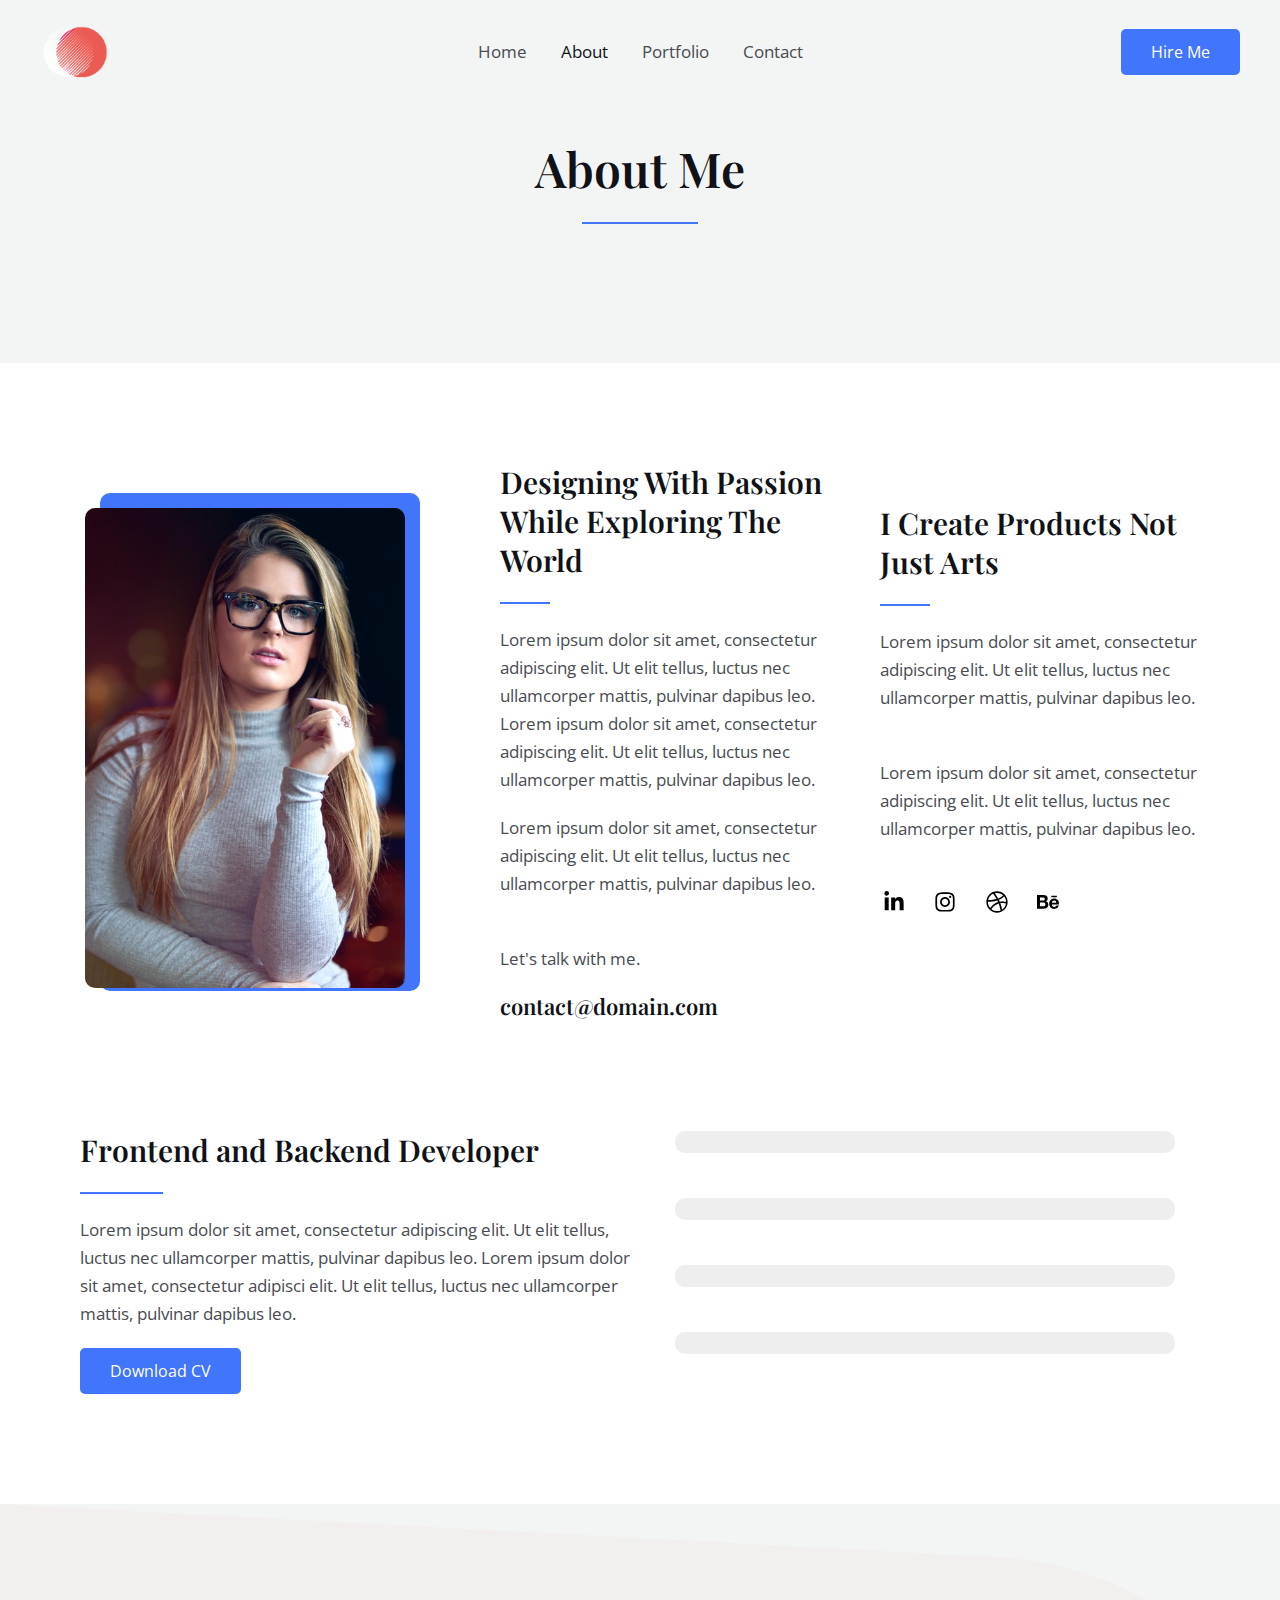
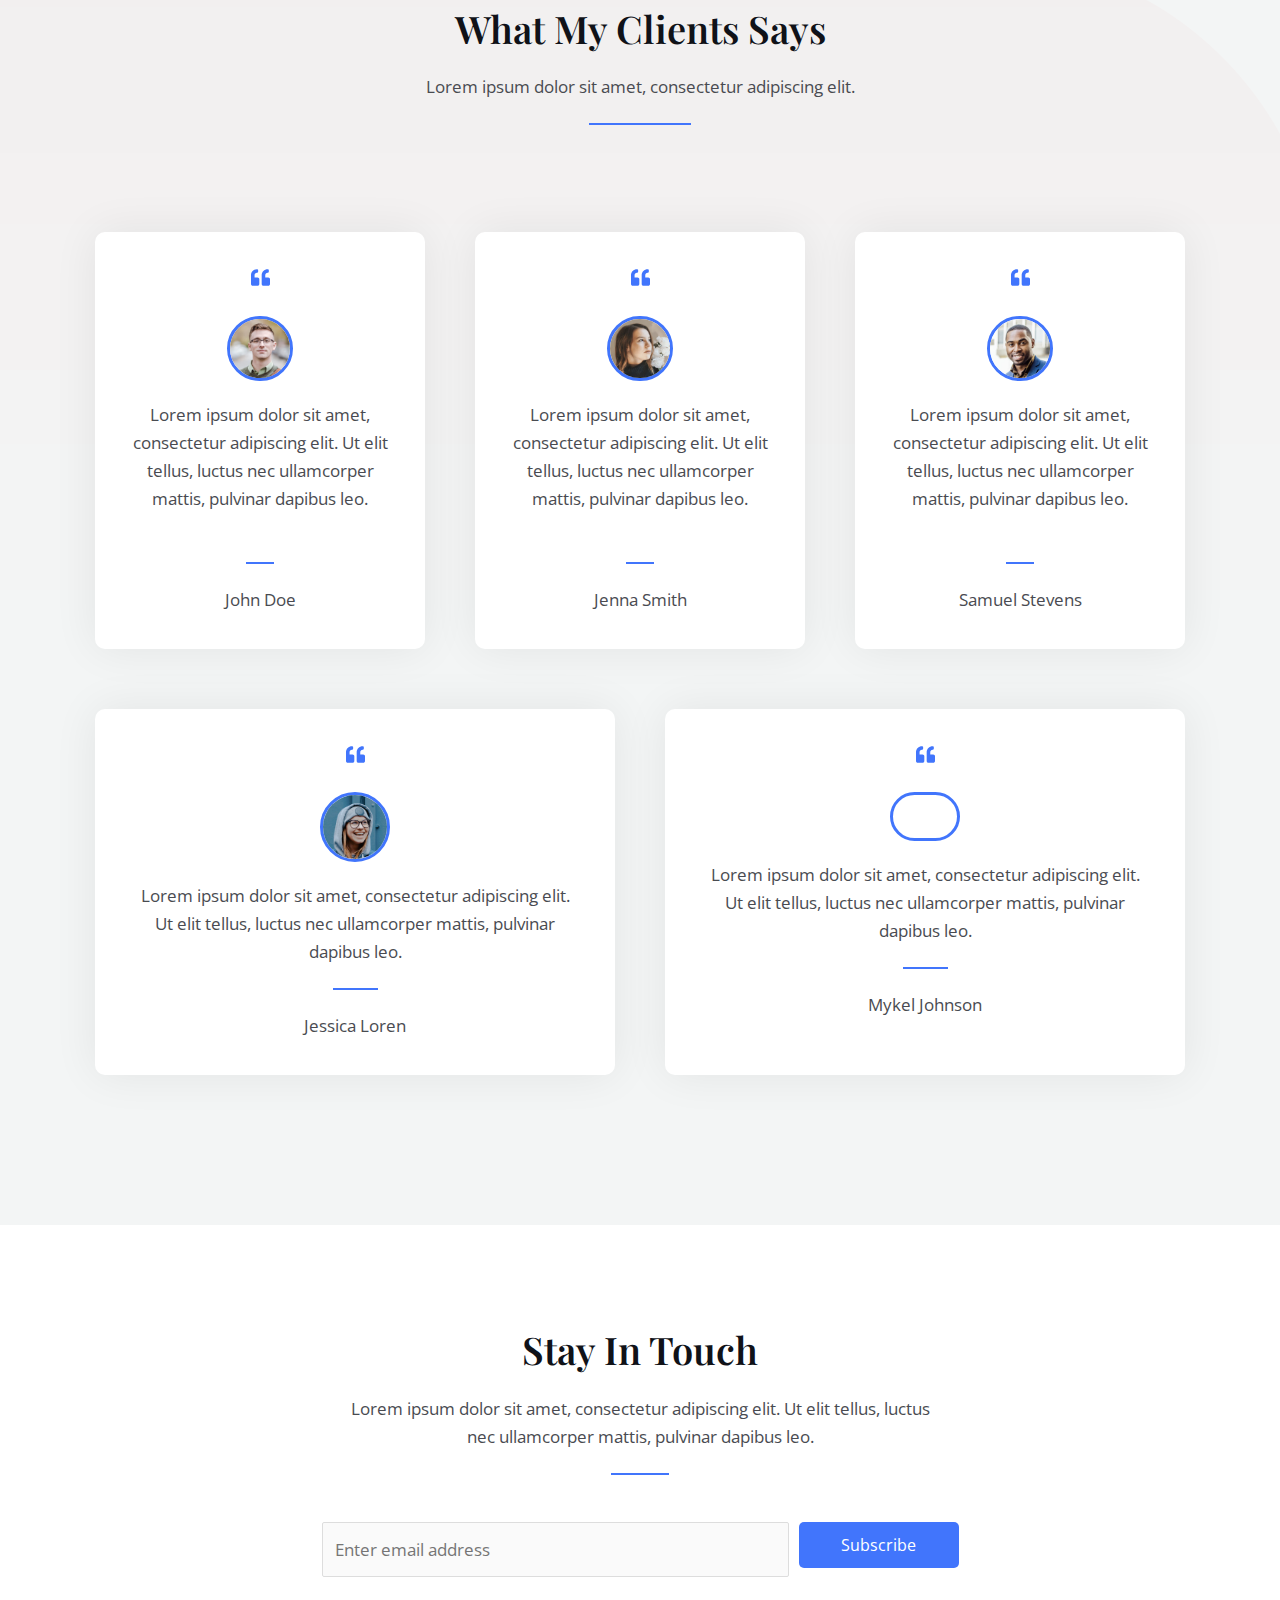
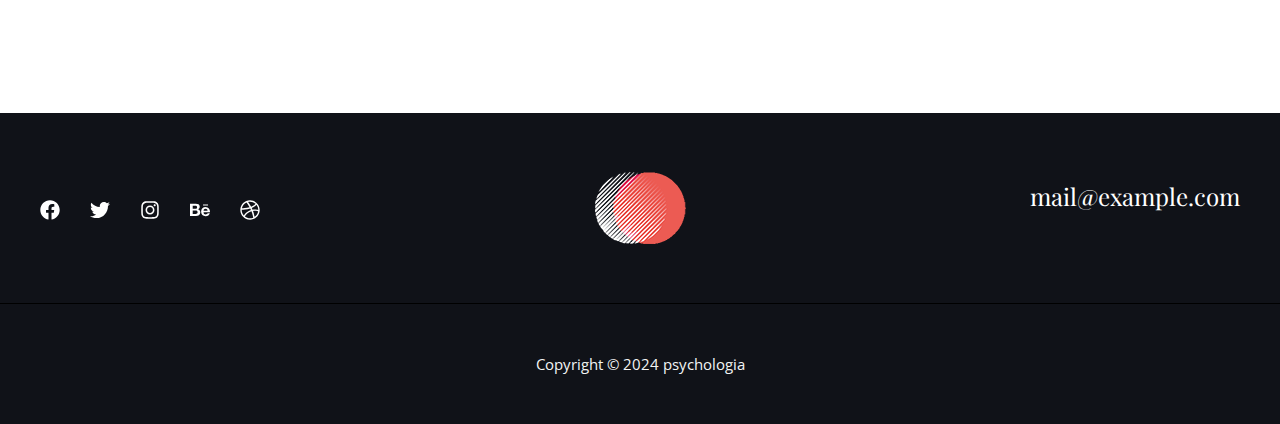
<file: about/index.html>
<!DOCTYPE html>
<html lang="en-US">
<head>
<meta charset="UTF-8">
<meta name="viewport" content="width=device-width, initial-scale=1">
	 <link rel="profile" href="https://gmpg.org/xfn/11"> 
	 <title>About &#8211; psychologia</title>
<meta name="robots" content="max-image-preview:large">
<link rel="dns-prefetch" href="//fonts.googleapis.com">
<link rel="alternate" type="application/rss+xml" title="psychologia &raquo; Feed" href="/feed/">
<link rel="alternate" type="application/rss+xml" title="psychologia &raquo; Comments Feed" href="/comments/feed/">
<script>
window._wpemojiSettings = {"baseUrl":"https:\/\/s.w.org\/images\/core\/emoji\/14.0.0\/72x72\/","ext":".png","svgUrl":"https:\/\/s.w.org\/images\/core\/emoji\/14.0.0\/svg\/","svgExt":".svg","source":{"concatemoji":"\/wp-includes\/js\/wp-emoji-release.min.js?ver=6.4.3"}};
/*! This file is auto-generated */
!function(i,n){var o,s,e;function c(e){try{var t={supportTests:e,timestamp:(new Date).valueOf()};sessionStorage.setItem(o,JSON.stringify(t))}catch(e){}}function p(e,t,n){e.clearRect(0,0,e.canvas.width,e.canvas.height),e.fillText(t,0,0);var t=new Uint32Array(e.getImageData(0,0,e.canvas.width,e.canvas.height).data),r=(e.clearRect(0,0,e.canvas.width,e.canvas.height),e.fillText(n,0,0),new Uint32Array(e.getImageData(0,0,e.canvas.width,e.canvas.height).data));return t.every(function(e,t){return e===r[t]})}function u(e,t,n){switch(t){case"flag":return n(e,"🏳️‍⚧️","🏳️​⚧️")?!1:!n(e,"🇺🇳","🇺​🇳")&&!n(e,"🏴󠁧󠁢󠁥󠁮󠁧󠁿","🏴​󠁧​󠁢​󠁥​󠁮​󠁧​󠁿");case"emoji":return!n(e,"🫱🏻‍🫲🏿","🫱🏻​🫲🏿")}return!1}function f(e,t,n){var r="undefined"!=typeof WorkerGlobalScope&&self instanceof WorkerGlobalScope?new OffscreenCanvas(300,150):i.createElement("canvas"),a=r.getContext("2d",{willReadFrequently:!0}),o=(a.textBaseline="top",a.font="600 32px Arial",{});return e.forEach(function(e){o[e]=t(a,e,n)}),o}function t(e){var t=i.createElement("script");t.src=e,t.defer=!0,i.head.appendChild(t)}"undefined"!=typeof Promise&&(o="wpEmojiSettingsSupports",s=["flag","emoji"],n.supports={everything:!0,everythingExceptFlag:!0},e=new Promise(function(e){i.addEventListener("DOMContentLoaded",e,{once:!0})}),new Promise(function(t){var n=function(){try{var e=JSON.parse(sessionStorage.getItem(o));if("object"==typeof e&&"number"==typeof e.timestamp&&(new Date).valueOf()<e.timestamp+604800&&"object"==typeof e.supportTests)return e.supportTests}catch(e){}return null}();if(!n){if("undefined"!=typeof Worker&&"undefined"!=typeof OffscreenCanvas&&"undefined"!=typeof URL&&URL.createObjectURL&&"undefined"!=typeof Blob)try{var e="postMessage("+f.toString()+"("+[JSON.stringify(s),u.toString(),p.toString()].join(",")+"));",r=new Blob([e],{type:"text/javascript"}),a=new Worker(URL.createObjectURL(r),{name:"wpTestEmojiSupports"});return void(a.onmessage=function(e){c(n=e.data),a.terminate(),t(n)})}catch(e){}c(n=f(s,u,p))}t(n)}).then(function(e){for(var t in e)n.supports[t]=e[t],n.supports.everything=n.supports.everything&&n.supports[t],"flag"!==t&&(n.supports.everythingExceptFlag=n.supports.everythingExceptFlag&&n.supports[t]);n.supports.everythingExceptFlag=n.supports.everythingExceptFlag&&!n.supports.flag,n.DOMReady=!1,n.readyCallback=function(){n.DOMReady=!0}}).then(function(){return e}).then(function(){var e;n.supports.everything||(n.readyCallback(),(e=n.source||{}).concatemoji?t(e.concatemoji):e.wpemoji&&e.twemoji&&(t(e.twemoji),t(e.wpemoji)))}))}((window,document),window._wpemojiSettings);
</script>
<link rel="stylesheet" id="astra-theme-css-css" href="/wp-content/themes/astra/assets/css/minified/main.min.css?ver=4.6.8" media="all">
<style id="astra-theme-css-inline-css">:root{--ast-container-default-xlg-padding:6.67em;--ast-container-default-lg-padding:5.67em;--ast-container-default-slg-padding:4.34em;--ast-container-default-md-padding:3.34em;--ast-container-default-sm-padding:6.67em;--ast-container-default-xs-padding:2.4em;--ast-container-default-xxs-padding:1.4em;--ast-code-block-background:#EEEEEE;--ast-comment-inputs-background:#FAFAFA;--ast-normal-container-width:1200px;--ast-narrow-container-width:750px;--ast-blog-title-font-weight:normal;--ast-blog-meta-weight:inherit;}html{font-size:106.25%;}a,.page-title{color:var(--ast-global-color-2);}a:hover,a:focus{color:var(--ast-global-color-1);}body,button,input,select,textarea,.ast-button,.ast-custom-button{font-family:'Open Sans',sans-serif;font-weight:400;font-size:17px;font-size:1rem;line-height:var(--ast-body-line-height,1.65em);}blockquote{color:var(--ast-global-color-3);}h1,.entry-content h1,h2,.entry-content h2,h3,.entry-content h3,h4,.entry-content h4,h5,.entry-content h5,h6,.entry-content h6,.site-title,.site-title a{font-family:'Playfair Display',serif;font-weight:600;}.site-title{font-size:35px;font-size:2.0588235294118rem;display:none;}header .custom-logo-link img{max-width:70px;}.astra-logo-svg{width:70px;}.site-header .site-description{font-size:15px;font-size:0.88235294117647rem;display:none;}.entry-title{font-size:26px;font-size:1.5294117647059rem;}.archive .ast-article-post .ast-article-inner,.blog .ast-article-post .ast-article-inner,.archive .ast-article-post .ast-article-inner:hover,.blog .ast-article-post .ast-article-inner:hover{overflow:hidden;}h1,.entry-content h1{font-size:65px;font-size:3.8235294117647rem;font-weight:600;font-family:'Playfair Display',serif;line-height:1.4em;}h2,.entry-content h2{font-size:48px;font-size:2.8235294117647rem;font-weight:600;font-family:'Playfair Display',serif;line-height:1.3em;}h3,.entry-content h3{font-size:38px;font-size:2.2352941176471rem;font-weight:600;font-family:'Playfair Display',serif;line-height:1.3em;}h4,.entry-content h4{font-size:35px;font-size:2.0588235294118rem;line-height:1.2em;font-family:'Playfair Display',serif;}h5,.entry-content h5{font-size:30px;font-size:1.7647058823529rem;line-height:1.2em;font-family:'Playfair Display',serif;}h6,.entry-content h6{font-size:22px;font-size:1.2941176470588rem;line-height:1.25em;font-family:'Playfair Display',serif;}::selection{background-color:var(--ast-global-color-0);color:#ffffff;}body,h1,.entry-title a,.entry-content h1,h2,.entry-content h2,h3,.entry-content h3,h4,.entry-content h4,h5,.entry-content h5,h6,.entry-content h6{color:var(--ast-global-color-3);}.tagcloud a:hover,.tagcloud a:focus,.tagcloud a.current-item{color:#ffffff;border-color:var(--ast-global-color-2);background-color:var(--ast-global-color-2);}input:focus,input[type="text"]:focus,input[type="email"]:focus,input[type="url"]:focus,input[type="password"]:focus,input[type="reset"]:focus,input[type="search"]:focus,textarea:focus{border-color:var(--ast-global-color-2);}input[type="radio"]:checked,input[type=reset],input[type="checkbox"]:checked,input[type="checkbox"]:hover:checked,input[type="checkbox"]:focus:checked,input[type=range]::-webkit-slider-thumb{border-color:var(--ast-global-color-2);background-color:var(--ast-global-color-2);box-shadow:none;}.site-footer a:hover + .post-count,.site-footer a:focus + .post-count{background:var(--ast-global-color-2);border-color:var(--ast-global-color-2);}.single .nav-links .nav-previous,.single .nav-links .nav-next{color:var(--ast-global-color-2);}.entry-meta,.entry-meta *{line-height:1.45;color:var(--ast-global-color-2);}.entry-meta a:not(.ast-button):hover,.entry-meta a:not(.ast-button):hover *,.entry-meta a:not(.ast-button):focus,.entry-meta a:not(.ast-button):focus *,.page-links > .page-link,.page-links .page-link:hover,.post-navigation a:hover{color:var(--ast-global-color-1);}#cat option,.secondary .calendar_wrap thead a,.secondary .calendar_wrap thead a:visited{color:var(--ast-global-color-2);}.secondary .calendar_wrap #today,.ast-progress-val span{background:var(--ast-global-color-2);}.secondary a:hover + .post-count,.secondary a:focus + .post-count{background:var(--ast-global-color-2);border-color:var(--ast-global-color-2);}.calendar_wrap #today > a{color:#ffffff;}.page-links .page-link,.single .post-navigation a{color:var(--ast-global-color-2);}.ast-search-menu-icon .search-form button.search-submit{padding:0 4px;}.ast-search-menu-icon form.search-form{padding-right:0;}.ast-search-menu-icon.slide-search input.search-field{width:0;}.ast-header-search .ast-search-menu-icon.ast-dropdown-active .search-form,.ast-header-search .ast-search-menu-icon.ast-dropdown-active .search-field:focus{transition:all 0.2s;}.search-form input.search-field:focus{outline:none;}.wp-block-latest-posts > li > a{color:var(--ast-global-color-2);}.widget-title,.widget .wp-block-heading{font-size:24px;font-size:1.4117647058824rem;color:var(--ast-global-color-3);}.ast-search-menu-icon.slide-search a:focus-visible:focus-visible,.astra-search-icon:focus-visible,#close:focus-visible,a:focus-visible,.ast-menu-toggle:focus-visible,.site .skip-link:focus-visible,.wp-block-loginout input:focus-visible,.wp-block-search.wp-block-search__button-inside .wp-block-search__inside-wrapper,.ast-header-navigation-arrow:focus-visible,.woocommerce .wc-proceed-to-checkout > .checkout-button:focus-visible,.woocommerce .woocommerce-MyAccount-navigation ul li a:focus-visible,.ast-orders-table__row .ast-orders-table__cell:focus-visible,.woocommerce .woocommerce-order-details .order-again > .button:focus-visible,.woocommerce .woocommerce-message a.button.wc-forward:focus-visible,.woocommerce #minus_qty:focus-visible,.woocommerce #plus_qty:focus-visible,a#ast-apply-coupon:focus-visible,.woocommerce .woocommerce-info a:focus-visible,.woocommerce .astra-shop-summary-wrap a:focus-visible,.woocommerce a.wc-forward:focus-visible,#ast-apply-coupon:focus-visible,.woocommerce-js .woocommerce-mini-cart-item a.remove:focus-visible,#close:focus-visible,.button.search-submit:focus-visible,#search_submit:focus,.normal-search:focus-visible{outline-style:dotted;outline-color:inherit;outline-width:thin;}input:focus,input[type="text"]:focus,input[type="email"]:focus,input[type="url"]:focus,input[type="password"]:focus,input[type="reset"]:focus,input[type="search"]:focus,input[type="number"]:focus,textarea:focus,.wp-block-search__input:focus,[data-section="section-header-mobile-trigger"] .ast-button-wrap .ast-mobile-menu-trigger-minimal:focus,.ast-mobile-popup-drawer.active .menu-toggle-close:focus,.woocommerce-ordering select.orderby:focus,#ast-scroll-top:focus,#coupon_code:focus,.woocommerce-page #comment:focus,.woocommerce #reviews #respond input#submit:focus,.woocommerce a.add_to_cart_button:focus,.woocommerce .button.single_add_to_cart_button:focus,.woocommerce .woocommerce-cart-form button:focus,.woocommerce .woocommerce-cart-form__cart-item .quantity .qty:focus,.woocommerce .woocommerce-billing-fields .woocommerce-billing-fields__field-wrapper .woocommerce-input-wrapper > .input-text:focus,.woocommerce #order_comments:focus,.woocommerce #place_order:focus,.woocommerce .woocommerce-address-fields .woocommerce-address-fields__field-wrapper .woocommerce-input-wrapper > .input-text:focus,.woocommerce .woocommerce-MyAccount-content form button:focus,.woocommerce .woocommerce-MyAccount-content .woocommerce-EditAccountForm .woocommerce-form-row .woocommerce-Input.input-text:focus,.woocommerce .ast-woocommerce-container .woocommerce-pagination ul.page-numbers li a:focus,body #content .woocommerce form .form-row .select2-container--default .select2-selection--single:focus,#ast-coupon-code:focus,.woocommerce.woocommerce-js .quantity input[type=number]:focus,.woocommerce-js .woocommerce-mini-cart-item .quantity input[type=number]:focus,.woocommerce p#ast-coupon-trigger:focus{border-style:dotted;border-color:inherit;border-width:thin;}input{outline:none;}.ast-logo-title-inline .site-logo-img{padding-right:1em;}.site-logo-img img{ transition:all 0.2s linear;}body .ast-oembed-container *{position:absolute;top:0;width:100%;height:100%;left:0;}body .wp-block-embed-pocket-casts .ast-oembed-container *{position:unset;}.ast-single-post-featured-section + article {margin-top: 2em;}.site-content .ast-single-post-featured-section img {width: 100%;overflow: hidden;object-fit: cover;}.site > .ast-single-related-posts-container {margin-top: 0;}@media (min-width: 922px) {.ast-desktop .ast-container--narrow {max-width: var(--ast-narrow-container-width);margin: 0 auto;}}.ast-page-builder-template .hentry {margin: 0;}.ast-page-builder-template .site-content > .ast-container {max-width: 100%;padding: 0;}.ast-page-builder-template .site .site-content #primary {padding: 0;margin: 0;}.ast-page-builder-template .no-results {text-align: center;margin: 4em auto;}.ast-page-builder-template .ast-pagination {padding: 2em;}.ast-page-builder-template .entry-header.ast-no-title.ast-no-thumbnail {margin-top: 0;}.ast-page-builder-template .entry-header.ast-header-without-markup {margin-top: 0;margin-bottom: 0;}.ast-page-builder-template .entry-header.ast-no-title.ast-no-meta {margin-bottom: 0;}.ast-page-builder-template.single .post-navigation {padding-bottom: 2em;}.ast-page-builder-template.single-post .site-content > .ast-container {max-width: 100%;}.ast-page-builder-template .entry-header {margin-top: 4em;margin-left: auto;margin-right: auto;padding-left: 20px;padding-right: 20px;}.single.ast-page-builder-template .entry-header {padding-left: 20px;padding-right: 20px;}.ast-page-builder-template .ast-archive-description {margin: 4em auto 0;padding-left: 20px;padding-right: 20px;}.ast-page-builder-template.ast-no-sidebar .entry-content .alignwide {margin-left: 0;margin-right: 0;}@media (max-width:921px){#ast-desktop-header{display:none;}}@media (min-width:922px){#ast-mobile-header{display:none;}}.wp-block-buttons.aligncenter{justify-content:center;}@media (max-width:921px){.ast-theme-transparent-header #primary,.ast-theme-transparent-header #secondary{padding:0;}}@media (max-width:921px){.ast-plain-container.ast-no-sidebar #primary{padding:0;}}.ast-plain-container.ast-no-sidebar #primary{margin-top:0;margin-bottom:0;}.wp-block-buttons .wp-block-button.is-style-outline .wp-block-button__link.wp-element-button,.ast-outline-button,.wp-block-uagb-buttons-child .uagb-buttons-repeater.ast-outline-button{border-color:var(--ast-global-color-0);border-top-width:2px;border-right-width:2px;border-bottom-width:2px;border-left-width:2px;font-family:inherit;font-weight:inherit;font-size:16px;font-size:0.94117647058824rem;line-height:1em;border-top-left-radius:5px;border-top-right-radius:5px;border-bottom-right-radius:5px;border-bottom-left-radius:5px;}.wp-block-button.is-style-outline .wp-block-button__link:hover,.wp-block-buttons .wp-block-button.is-style-outline .wp-block-button__link:focus,.wp-block-buttons .wp-block-button.is-style-outline > .wp-block-button__link:not(.has-text-color):hover,.wp-block-buttons .wp-block-button.wp-block-button__link.is-style-outline:not(.has-text-color):hover,.ast-outline-button:hover,.ast-outline-button:focus,.wp-block-uagb-buttons-child .uagb-buttons-repeater.ast-outline-button:hover,.wp-block-uagb-buttons-child .uagb-buttons-repeater.ast-outline-button:focus{background-color:var(--ast-global-color-1);}.wp-block-button .wp-block-button__link.wp-element-button.is-style-outline:not(.has-background),.wp-block-button.is-style-outline>.wp-block-button__link.wp-element-button:not(.has-background),.ast-outline-button{background-color:var(--ast-global-color-0);}.entry-content[ast-blocks-layout] > figure{margin-bottom:1em;}@media (max-width:921px){.ast-separate-container #primary,.ast-separate-container #secondary{padding:1.5em 0;}#primary,#secondary{padding:1.5em 0;margin:0;}.ast-left-sidebar #content > .ast-container{display:flex;flex-direction:column-reverse;width:100%;}.ast-separate-container .ast-article-post,.ast-separate-container .ast-article-single{padding:1.5em 2.14em;}.ast-author-box img.avatar{margin:20px 0 0 0;}}@media (min-width:922px){.ast-separate-container.ast-right-sidebar #primary,.ast-separate-container.ast-left-sidebar #primary{border:0;}.search-no-results.ast-separate-container #primary{margin-bottom:4em;}}.elementor-button-wrapper .elementor-button{border-style:solid;text-decoration:none;border-top-width:0px;border-right-width:0px;border-left-width:0px;border-bottom-width:0px;}body .elementor-button.elementor-size-sm,body .elementor-button.elementor-size-xs,body .elementor-button.elementor-size-md,body .elementor-button.elementor-size-lg,body .elementor-button.elementor-size-xl,body .elementor-button{border-top-left-radius:5px;border-top-right-radius:5px;border-bottom-right-radius:5px;border-bottom-left-radius:5px;padding-top:15px;padding-right:30px;padding-bottom:15px;padding-left:30px;}.elementor-button-wrapper .elementor-button{border-color:var(--ast-global-color-0);background-color:var(--ast-global-color-0);}.elementor-button-wrapper .elementor-button:hover,.elementor-button-wrapper .elementor-button:focus{color:var(--ast-global-color-5);background-color:var(--ast-global-color-1);border-color:var(--ast-global-color-1);}.wp-block-button .wp-block-button__link ,.elementor-button-wrapper .elementor-button,.elementor-button-wrapper .elementor-button:visited{color:var(--ast-global-color-5);}.elementor-button-wrapper .elementor-button{font-size:16px;font-size:0.94117647058824rem;line-height:1em;}body .elementor-button.elementor-size-sm,body .elementor-button.elementor-size-xs,body .elementor-button.elementor-size-md,body .elementor-button.elementor-size-lg,body .elementor-button.elementor-size-xl,body .elementor-button{font-size:16px;font-size:0.94117647058824rem;}.wp-block-button .wp-block-button__link:hover,.wp-block-button .wp-block-button__link:focus{color:var(--ast-global-color-5);background-color:var(--ast-global-color-1);border-color:var(--ast-global-color-1);}.elementor-widget-heading h1.elementor-heading-title{line-height:1.4em;}.elementor-widget-heading h2.elementor-heading-title{line-height:1.3em;}.elementor-widget-heading h3.elementor-heading-title{line-height:1.3em;}.elementor-widget-heading h4.elementor-heading-title{line-height:1.2em;}.elementor-widget-heading h5.elementor-heading-title{line-height:1.2em;}.elementor-widget-heading h6.elementor-heading-title{line-height:1.25em;}.wp-block-button .wp-block-button__link,.wp-block-search .wp-block-search__button,body .wp-block-file .wp-block-file__button{border-style:solid;border-top-width:0px;border-right-width:0px;border-left-width:0px;border-bottom-width:0px;border-color:var(--ast-global-color-0);background-color:var(--ast-global-color-0);color:var(--ast-global-color-5);font-family:inherit;font-weight:inherit;line-height:1em;font-size:16px;font-size:0.94117647058824rem;border-top-left-radius:5px;border-top-right-radius:5px;border-bottom-right-radius:5px;border-bottom-left-radius:5px;padding-top:15px;padding-right:30px;padding-bottom:15px;padding-left:30px;}.menu-toggle,button,.ast-button,.ast-custom-button,.button,input#submit,input[type="button"],input[type="submit"],input[type="reset"],form[CLASS*="wp-block-search__"].wp-block-search .wp-block-search__inside-wrapper .wp-block-search__button,body .wp-block-file .wp-block-file__button,.woocommerce-js a.button,.woocommerce button.button,.woocommerce .woocommerce-message a.button,.woocommerce #respond input#submit.alt,.woocommerce input.button.alt,.woocommerce input.button,.woocommerce input.button:disabled,.woocommerce input.button:disabled[disabled],.woocommerce input.button:disabled:hover,.woocommerce input.button:disabled[disabled]:hover,.woocommerce #respond input#submit,.woocommerce button.button.alt.disabled,.wc-block-grid__products .wc-block-grid__product .wp-block-button__link,.wc-block-grid__product-onsale,[CLASS*="wc-block"] button,.woocommerce-js .astra-cart-drawer .astra-cart-drawer-content .woocommerce-mini-cart__buttons .button:not(.checkout):not(.ast-continue-shopping),.woocommerce-js .astra-cart-drawer .astra-cart-drawer-content .woocommerce-mini-cart__buttons a.checkout,.woocommerce button.button.alt.disabled.wc-variation-selection-needed,[CLASS*="wc-block"] .wc-block-components-button{border-style:solid;border-top-width:0px;border-right-width:0px;border-left-width:0px;border-bottom-width:0px;color:var(--ast-global-color-5);border-color:var(--ast-global-color-0);background-color:var(--ast-global-color-0);padding-top:15px;padding-right:30px;padding-bottom:15px;padding-left:30px;font-family:inherit;font-weight:inherit;font-size:16px;font-size:0.94117647058824rem;line-height:1em;border-top-left-radius:5px;border-top-right-radius:5px;border-bottom-right-radius:5px;border-bottom-left-radius:5px;}button:focus,.menu-toggle:hover,button:hover,.ast-button:hover,.ast-custom-button:hover .button:hover,.ast-custom-button:hover ,input[type=reset]:hover,input[type=reset]:focus,input#submit:hover,input#submit:focus,input[type="button"]:hover,input[type="button"]:focus,input[type="submit"]:hover,input[type="submit"]:focus,form[CLASS*="wp-block-search__"].wp-block-search .wp-block-search__inside-wrapper .wp-block-search__button:hover,form[CLASS*="wp-block-search__"].wp-block-search .wp-block-search__inside-wrapper .wp-block-search__button:focus,body .wp-block-file .wp-block-file__button:hover,body .wp-block-file .wp-block-file__button:focus,.woocommerce-js a.button:hover,.woocommerce button.button:hover,.woocommerce .woocommerce-message a.button:hover,.woocommerce #respond input#submit:hover,.woocommerce #respond input#submit.alt:hover,.woocommerce input.button.alt:hover,.woocommerce input.button:hover,.woocommerce button.button.alt.disabled:hover,.wc-block-grid__products .wc-block-grid__product .wp-block-button__link:hover,[CLASS*="wc-block"] button:hover,.woocommerce-js .astra-cart-drawer .astra-cart-drawer-content .woocommerce-mini-cart__buttons .button:not(.checkout):not(.ast-continue-shopping):hover,.woocommerce-js .astra-cart-drawer .astra-cart-drawer-content .woocommerce-mini-cart__buttons a.checkout:hover,.woocommerce button.button.alt.disabled.wc-variation-selection-needed:hover,[CLASS*="wc-block"] .wc-block-components-button:hover,[CLASS*="wc-block"] .wc-block-components-button:focus{color:var(--ast-global-color-5);background-color:var(--ast-global-color-1);border-color:var(--ast-global-color-1);}@media (max-width:921px){.ast-mobile-header-stack .main-header-bar .ast-search-menu-icon{display:inline-block;}.ast-header-break-point.ast-header-custom-item-outside .ast-mobile-header-stack .main-header-bar .ast-search-icon{margin:0;}.ast-comment-avatar-wrap img{max-width:2.5em;}.ast-comment-meta{padding:0 1.8888em 1.3333em;}.ast-separate-container .ast-comment-list li.depth-1{padding:1.5em 2.14em;}.ast-separate-container .comment-respond{padding:2em 2.14em;}}@media (min-width:544px){.ast-container{max-width:100%;}}@media (max-width:544px){.ast-separate-container .ast-article-post,.ast-separate-container .ast-article-single,.ast-separate-container .comments-title,.ast-separate-container .ast-archive-description{padding:1.5em 1em;}.ast-separate-container #content .ast-container{padding-left:0.54em;padding-right:0.54em;}.ast-separate-container .ast-comment-list .bypostauthor{padding:.5em;}.ast-search-menu-icon.ast-dropdown-active .search-field{width:170px;}}body,.ast-separate-container{background-color:var(--ast-global-color-4);;background-image:none;;}@media (max-width:921px){.site-title{display:none;}.site-header .site-description{display:none;}h1,.entry-content h1{font-size:30px;}h2,.entry-content h2{font-size:25px;}h3,.entry-content h3{font-size:20px;}.astra-logo-svg{width:120px;}header .custom-logo-link img,.ast-header-break-point .site-logo-img .custom-mobile-logo-link img{max-width:120px;}}@media (max-width:544px){.site-title{display:none;}.site-header .site-description{display:none;}h1,.entry-content h1{font-size:30px;}h2,.entry-content h2{font-size:25px;}h3,.entry-content h3{font-size:20px;}header .custom-logo-link img,.ast-header-break-point .site-branding img,.ast-header-break-point .custom-logo-link img{max-width:100px;}.astra-logo-svg{width:100px;}.ast-header-break-point .site-logo-img .custom-mobile-logo-link img{max-width:100px;}}@media (max-width:921px){html{font-size:96.9%;}}@media (max-width:544px){html{font-size:96.9%;}}@media (min-width:922px){.ast-container{max-width:1240px;}}@media (min-width:922px){.site-content .ast-container{display:flex;}}@media (max-width:921px){.site-content .ast-container{flex-direction:column;}}@media (min-width:922px){.main-header-menu .sub-menu .menu-item.ast-left-align-sub-menu:hover > .sub-menu,.main-header-menu .sub-menu .menu-item.ast-left-align-sub-menu.focus > .sub-menu{margin-left:-0px;}}.ast-theme-transparent-header [data-section="section-header-mobile-trigger"] .ast-button-wrap .ast-mobile-menu-trigger-minimal{background:transparent;}.site .comments-area{padding-bottom:3em;}.wp-block-file {display: flex;align-items: center;flex-wrap: wrap;justify-content: space-between;}.wp-block-pullquote {border: none;}.wp-block-pullquote blockquote::before {content: "\201D";font-family: "Helvetica",sans-serif;display: flex;transform: rotate( 180deg );font-size: 6rem;font-style: normal;line-height: 1;font-weight: bold;align-items: center;justify-content: center;}.has-text-align-right > blockquote::before {justify-content: flex-start;}.has-text-align-left > blockquote::before {justify-content: flex-end;}figure.wp-block-pullquote.is-style-solid-color blockquote {max-width: 100%;text-align: inherit;}html body {--wp--custom--ast-default-block-top-padding: 3em;--wp--custom--ast-default-block-right-padding: 3em;--wp--custom--ast-default-block-bottom-padding: 3em;--wp--custom--ast-default-block-left-padding: 3em;--wp--custom--ast-container-width: 1200px;--wp--custom--ast-content-width-size: 1200px;--wp--custom--ast-wide-width-size: calc(1200px + var(--wp--custom--ast-default-block-left-padding) + var(--wp--custom--ast-default-block-right-padding));}.ast-narrow-container {--wp--custom--ast-content-width-size: 750px;--wp--custom--ast-wide-width-size: 750px;}@media(max-width: 921px) {html body {--wp--custom--ast-default-block-top-padding: 3em;--wp--custom--ast-default-block-right-padding: 2em;--wp--custom--ast-default-block-bottom-padding: 3em;--wp--custom--ast-default-block-left-padding: 2em;}}@media(max-width: 544px) {html body {--wp--custom--ast-default-block-top-padding: 3em;--wp--custom--ast-default-block-right-padding: 1.5em;--wp--custom--ast-default-block-bottom-padding: 3em;--wp--custom--ast-default-block-left-padding: 1.5em;}}.entry-content > .wp-block-group,.entry-content > .wp-block-cover,.entry-content > .wp-block-columns {padding-top: var(--wp--custom--ast-default-block-top-padding);padding-right: var(--wp--custom--ast-default-block-right-padding);padding-bottom: var(--wp--custom--ast-default-block-bottom-padding);padding-left: var(--wp--custom--ast-default-block-left-padding);}.ast-plain-container.ast-no-sidebar .entry-content > .alignfull,.ast-page-builder-template .ast-no-sidebar .entry-content > .alignfull {margin-left: calc( -50vw + 50%);margin-right: calc( -50vw + 50%);max-width: 100vw;width: 100vw;}.ast-plain-container.ast-no-sidebar .entry-content .alignfull .alignfull,.ast-page-builder-template.ast-no-sidebar .entry-content .alignfull .alignfull,.ast-plain-container.ast-no-sidebar .entry-content .alignfull .alignwide,.ast-page-builder-template.ast-no-sidebar .entry-content .alignfull .alignwide,.ast-plain-container.ast-no-sidebar .entry-content .alignwide .alignfull,.ast-page-builder-template.ast-no-sidebar .entry-content .alignwide .alignfull,.ast-plain-container.ast-no-sidebar .entry-content .alignwide .alignwide,.ast-page-builder-template.ast-no-sidebar .entry-content .alignwide .alignwide,.ast-plain-container.ast-no-sidebar .entry-content .wp-block-column .alignfull,.ast-page-builder-template.ast-no-sidebar .entry-content .wp-block-column .alignfull,.ast-plain-container.ast-no-sidebar .entry-content .wp-block-column .alignwide,.ast-page-builder-template.ast-no-sidebar .entry-content .wp-block-column .alignwide {margin-left: auto;margin-right: auto;width: 100%;}[ast-blocks-layout] .wp-block-separator:not(.is-style-dots) {height: 0;}[ast-blocks-layout] .wp-block-separator {margin: 20px auto;}[ast-blocks-layout] .wp-block-separator:not(.is-style-wide):not(.is-style-dots) {max-width: 100px;}[ast-blocks-layout] .wp-block-separator.has-background {padding: 0;}.entry-content[ast-blocks-layout] > * {max-width: var(--wp--custom--ast-content-width-size);margin-left: auto;margin-right: auto;}.entry-content[ast-blocks-layout] > .alignwide {max-width: var(--wp--custom--ast-wide-width-size);}.entry-content[ast-blocks-layout] .alignfull {max-width: none;}.entry-content .wp-block-columns {margin-bottom: 0;}blockquote {margin: 1.5em;border-color: rgba(0,0,0,0.05);}.wp-block-quote:not(.has-text-align-right):not(.has-text-align-center) {border-left: 5px solid rgba(0,0,0,0.05);}.has-text-align-right > blockquote,blockquote.has-text-align-right {border-right: 5px solid rgba(0,0,0,0.05);}.has-text-align-left > blockquote,blockquote.has-text-align-left {border-left: 5px solid rgba(0,0,0,0.05);}.wp-block-site-tagline,.wp-block-latest-posts .read-more {margin-top: 15px;}.wp-block-loginout p label {display: block;}.wp-block-loginout p:not(.login-remember):not(.login-submit) input {width: 100%;}.wp-block-loginout input:focus {border-color: transparent;}.wp-block-loginout input:focus {outline: thin dotted;}.entry-content .wp-block-media-text .wp-block-media-text__content {padding: 0 0 0 8%;}.entry-content .wp-block-media-text.has-media-on-the-right .wp-block-media-text__content {padding: 0 8% 0 0;}.entry-content .wp-block-media-text.has-background .wp-block-media-text__content {padding: 8%;}.entry-content .wp-block-cover:not([class*="background-color"]) .wp-block-cover__inner-container,.entry-content .wp-block-cover:not([class*="background-color"]) .wp-block-cover-image-text,.entry-content .wp-block-cover:not([class*="background-color"]) .wp-block-cover-text,.entry-content .wp-block-cover-image:not([class*="background-color"]) .wp-block-cover__inner-container,.entry-content .wp-block-cover-image:not([class*="background-color"]) .wp-block-cover-image-text,.entry-content .wp-block-cover-image:not([class*="background-color"]) .wp-block-cover-text {color: var(--ast-global-color-5);}.wp-block-loginout .login-remember input {width: 1.1rem;height: 1.1rem;margin: 0 5px 4px 0;vertical-align: middle;}.wp-block-latest-posts > li > *:first-child,.wp-block-latest-posts:not(.is-grid) > li:first-child {margin-top: 0;}.wp-block-search__inside-wrapper .wp-block-search__input {padding: 0 10px;color: var(--ast-global-color-3);background: var(--ast-global-color-5);border-color: var(--ast-border-color);}.wp-block-latest-posts .read-more {margin-bottom: 1.5em;}.wp-block-search__no-button .wp-block-search__inside-wrapper .wp-block-search__input {padding-top: 5px;padding-bottom: 5px;}.wp-block-latest-posts .wp-block-latest-posts__post-date,.wp-block-latest-posts .wp-block-latest-posts__post-author {font-size: 1rem;}.wp-block-latest-posts > li > *,.wp-block-latest-posts:not(.is-grid) > li {margin-top: 12px;margin-bottom: 12px;}.ast-page-builder-template .entry-content[ast-blocks-layout] > *,.ast-page-builder-template .entry-content[ast-blocks-layout] > .alignfull > * {max-width: none;}.ast-page-builder-template .entry-content[ast-blocks-layout] > .alignwide > * {max-width: var(--wp--custom--ast-wide-width-size);}.ast-page-builder-template .entry-content[ast-blocks-layout] > .inherit-container-width > *,.ast-page-builder-template .entry-content[ast-blocks-layout] > * > *,.entry-content[ast-blocks-layout] > .wp-block-cover .wp-block-cover__inner-container {max-width: var(--wp--custom--ast-content-width-size);margin-left: auto;margin-right: auto;}.entry-content[ast-blocks-layout] .wp-block-cover:not(.alignleft):not(.alignright) {width: auto;}@media(max-width: 1200px) {.ast-separate-container .entry-content > .alignfull,.ast-separate-container .entry-content[ast-blocks-layout] > .alignwide,.ast-plain-container .entry-content[ast-blocks-layout] > .alignwide,.ast-plain-container .entry-content .alignfull {margin-left: calc(-1 * min(var(--ast-container-default-xlg-padding),20px)) ;margin-right: calc(-1 * min(var(--ast-container-default-xlg-padding),20px));}}@media(min-width: 1201px) {.ast-separate-container .entry-content > .alignfull {margin-left: calc(-1 * var(--ast-container-default-xlg-padding) );margin-right: calc(-1 * var(--ast-container-default-xlg-padding) );}.ast-separate-container .entry-content[ast-blocks-layout] > .alignwide,.ast-plain-container .entry-content[ast-blocks-layout] > .alignwide {margin-left: calc(-1 * var(--wp--custom--ast-default-block-left-padding) );margin-right: calc(-1 * var(--wp--custom--ast-default-block-right-padding) );}}@media(min-width: 921px) {.ast-separate-container .entry-content .wp-block-group.alignwide:not(.inherit-container-width) > :where(:not(.alignleft):not(.alignright)),.ast-plain-container .entry-content .wp-block-group.alignwide:not(.inherit-container-width) > :where(:not(.alignleft):not(.alignright)) {max-width: calc( var(--wp--custom--ast-content-width-size) + 80px );}.ast-plain-container.ast-right-sidebar .entry-content[ast-blocks-layout] .alignfull,.ast-plain-container.ast-left-sidebar .entry-content[ast-blocks-layout] .alignfull {margin-left: -60px;margin-right: -60px;}}@media(min-width: 544px) {.entry-content > .alignleft {margin-right: 20px;}.entry-content > .alignright {margin-left: 20px;}}@media (max-width:544px){.wp-block-columns .wp-block-column:not(:last-child){margin-bottom:20px;}.wp-block-latest-posts{margin:0;}}@media( max-width: 600px ) {.entry-content .wp-block-media-text .wp-block-media-text__content,.entry-content .wp-block-media-text.has-media-on-the-right .wp-block-media-text__content {padding: 8% 0 0;}.entry-content .wp-block-media-text.has-background .wp-block-media-text__content {padding: 8%;}}.ast-page-builder-template .entry-header {padding-left: 0;}.ast-narrow-container .site-content .wp-block-uagb-image--align-full .wp-block-uagb-image__figure {max-width: 100%;margin-left: auto;margin-right: auto;}:root .has-ast-global-color-0-color{color:var(--ast-global-color-0);}:root .has-ast-global-color-0-background-color{background-color:var(--ast-global-color-0);}:root .wp-block-button .has-ast-global-color-0-color{color:var(--ast-global-color-0);}:root .wp-block-button .has-ast-global-color-0-background-color{background-color:var(--ast-global-color-0);}:root .has-ast-global-color-1-color{color:var(--ast-global-color-1);}:root .has-ast-global-color-1-background-color{background-color:var(--ast-global-color-1);}:root .wp-block-button .has-ast-global-color-1-color{color:var(--ast-global-color-1);}:root .wp-block-button .has-ast-global-color-1-background-color{background-color:var(--ast-global-color-1);}:root .has-ast-global-color-2-color{color:var(--ast-global-color-2);}:root .has-ast-global-color-2-background-color{background-color:var(--ast-global-color-2);}:root .wp-block-button .has-ast-global-color-2-color{color:var(--ast-global-color-2);}:root .wp-block-button .has-ast-global-color-2-background-color{background-color:var(--ast-global-color-2);}:root .has-ast-global-color-3-color{color:var(--ast-global-color-3);}:root .has-ast-global-color-3-background-color{background-color:var(--ast-global-color-3);}:root .wp-block-button .has-ast-global-color-3-color{color:var(--ast-global-color-3);}:root .wp-block-button .has-ast-global-color-3-background-color{background-color:var(--ast-global-color-3);}:root .has-ast-global-color-4-color{color:var(--ast-global-color-4);}:root .has-ast-global-color-4-background-color{background-color:var(--ast-global-color-4);}:root .wp-block-button .has-ast-global-color-4-color{color:var(--ast-global-color-4);}:root .wp-block-button .has-ast-global-color-4-background-color{background-color:var(--ast-global-color-4);}:root .has-ast-global-color-5-color{color:var(--ast-global-color-5);}:root .has-ast-global-color-5-background-color{background-color:var(--ast-global-color-5);}:root .wp-block-button .has-ast-global-color-5-color{color:var(--ast-global-color-5);}:root .wp-block-button .has-ast-global-color-5-background-color{background-color:var(--ast-global-color-5);}:root .has-ast-global-color-6-color{color:var(--ast-global-color-6);}:root .has-ast-global-color-6-background-color{background-color:var(--ast-global-color-6);}:root .wp-block-button .has-ast-global-color-6-color{color:var(--ast-global-color-6);}:root .wp-block-button .has-ast-global-color-6-background-color{background-color:var(--ast-global-color-6);}:root .has-ast-global-color-7-color{color:var(--ast-global-color-7);}:root .has-ast-global-color-7-background-color{background-color:var(--ast-global-color-7);}:root .wp-block-button .has-ast-global-color-7-color{color:var(--ast-global-color-7);}:root .wp-block-button .has-ast-global-color-7-background-color{background-color:var(--ast-global-color-7);}:root .has-ast-global-color-8-color{color:var(--ast-global-color-8);}:root .has-ast-global-color-8-background-color{background-color:var(--ast-global-color-8);}:root .wp-block-button .has-ast-global-color-8-color{color:var(--ast-global-color-8);}:root .wp-block-button .has-ast-global-color-8-background-color{background-color:var(--ast-global-color-8);}:root{--ast-global-color-0:#4175FC;--ast-global-color-1:#084AF3;--ast-global-color-2:#101218;--ast-global-color-3:#494B51;--ast-global-color-4:#F3F5F5;--ast-global-color-5:#FFFFFF;--ast-global-color-6:#000000;--ast-global-color-7:#4B4F58;--ast-global-color-8:#F6F7F8;}:root {--ast-border-color : #dddddd;}.ast-single-entry-banner {-js-display: flex;display: flex;flex-direction: column;justify-content: center;text-align: center;position: relative;background: #eeeeee;}.ast-single-entry-banner[data-banner-layout="layout-1"] {max-width: 1200px;background: inherit;padding: 20px 0;}.ast-single-entry-banner[data-banner-width-type="custom"] {margin: 0 auto;width: 100%;}.ast-single-entry-banner + .site-content .entry-header {margin-bottom: 0;}.site .ast-author-avatar {--ast-author-avatar-size: ;}a.ast-underline-text {text-decoration: underline;}.ast-container > .ast-terms-link {position: relative;display: block;}a.ast-button.ast-badge-tax {padding: 4px 8px;border-radius: 3px;font-size: inherit;}header.entry-header > *:not(:last-child){margin-bottom:10px;}.ast-archive-entry-banner {-js-display: flex;display: flex;flex-direction: column;justify-content: center;text-align: center;position: relative;background: #eeeeee;}.ast-archive-entry-banner[data-banner-width-type="custom"] {margin: 0 auto;width: 100%;}.ast-archive-entry-banner[data-banner-layout="layout-1"] {background: inherit;padding: 20px 0;text-align: left;}body.archive .ast-archive-description{max-width:1200px;width:100%;text-align:left;padding-top:3em;padding-right:3em;padding-bottom:3em;padding-left:3em;}body.archive .ast-archive-description .ast-archive-title,body.archive .ast-archive-description .ast-archive-title *{font-size:40px;font-size:2.3529411764706rem;}body.archive .ast-archive-description > *:not(:last-child){margin-bottom:10px;}@media (max-width:921px){body.archive .ast-archive-description{text-align:left;}}@media (max-width:544px){body.archive .ast-archive-description{text-align:left;}}.ast-theme-transparent-header #masthead .site-logo-img .transparent-custom-logo .astra-logo-svg{width:70px;}.ast-theme-transparent-header #masthead .site-logo-img .transparent-custom-logo img{ max-width:70px;}@media (max-width:921px){.ast-theme-transparent-header #masthead .site-logo-img .transparent-custom-logo .astra-logo-svg{width:70px;}.ast-theme-transparent-header #masthead .site-logo-img .transparent-custom-logo img{ max-width:70px;}}@media (max-width:543px){.ast-theme-transparent-header #masthead .site-logo-img .transparent-custom-logo .astra-logo-svg{width:60px;}.ast-theme-transparent-header #masthead .site-logo-img .transparent-custom-logo img{ max-width:60px;}}@media (min-width:921px){.ast-theme-transparent-header #masthead{position:absolute;left:0;right:0;}.ast-theme-transparent-header .main-header-bar,.ast-theme-transparent-header.ast-header-break-point .main-header-bar{background:none;}body.elementor-editor-active.ast-theme-transparent-header #masthead,.fl-builder-edit .ast-theme-transparent-header #masthead,body.vc_editor.ast-theme-transparent-header #masthead,body.brz-ed.ast-theme-transparent-header #masthead{z-index:0;}.ast-header-break-point.ast-replace-site-logo-transparent.ast-theme-transparent-header .custom-mobile-logo-link{display:none;}.ast-header-break-point.ast-replace-site-logo-transparent.ast-theme-transparent-header .transparent-custom-logo{display:inline-block;}.ast-theme-transparent-header .ast-above-header,.ast-theme-transparent-header .ast-above-header.ast-above-header-bar{background-image:none;background-color:transparent;}.ast-theme-transparent-header .ast-below-header{background-image:none;background-color:transparent;}}.ast-theme-transparent-header .ast-builder-menu .main-header-menu,.ast-theme-transparent-header .ast-builder-menu .main-header-menu .menu-link,.ast-theme-transparent-header [CLASS*="ast-builder-menu-"] .main-header-menu .menu-item > .menu-link,.ast-theme-transparent-header .ast-masthead-custom-menu-items,.ast-theme-transparent-header .ast-masthead-custom-menu-items a,.ast-theme-transparent-header .ast-builder-menu .main-header-menu .menu-item > .ast-menu-toggle,.ast-theme-transparent-header .ast-builder-menu .main-header-menu .menu-item > .ast-menu-toggle,.ast-theme-transparent-header .ast-above-header-navigation a,.ast-header-break-point.ast-theme-transparent-header .ast-above-header-navigation a,.ast-header-break-point.ast-theme-transparent-header .ast-above-header-navigation > ul.ast-above-header-menu > .menu-item-has-children:not(.current-menu-item) > .ast-menu-toggle,.ast-theme-transparent-header .ast-below-header-menu,.ast-theme-transparent-header .ast-below-header-menu a,.ast-header-break-point.ast-theme-transparent-header .ast-below-header-menu a,.ast-header-break-point.ast-theme-transparent-header .ast-below-header-menu,.ast-theme-transparent-header .main-header-menu .menu-link{color:var(--ast-global-color-3);}.ast-theme-transparent-header .ast-builder-menu .main-header-menu .menu-item:hover > .menu-link,.ast-theme-transparent-header .ast-builder-menu .main-header-menu .menu-item:hover > .ast-menu-toggle,.ast-theme-transparent-header .ast-builder-menu .main-header-menu .ast-masthead-custom-menu-items a:hover,.ast-theme-transparent-header .ast-builder-menu .main-header-menu .focus > .menu-link,.ast-theme-transparent-header .ast-builder-menu .main-header-menu .focus > .ast-menu-toggle,.ast-theme-transparent-header .ast-builder-menu .main-header-menu .current-menu-item > .menu-link,.ast-theme-transparent-header .ast-builder-menu .main-header-menu .current-menu-ancestor > .menu-link,.ast-theme-transparent-header .ast-builder-menu .main-header-menu .current-menu-item > .ast-menu-toggle,.ast-theme-transparent-header .ast-builder-menu .main-header-menu .current-menu-ancestor > .ast-menu-toggle,.ast-theme-transparent-header [CLASS*="ast-builder-menu-"] .main-header-menu .current-menu-item > .menu-link,.ast-theme-transparent-header [CLASS*="ast-builder-menu-"] .main-header-menu .current-menu-ancestor > .menu-link,.ast-theme-transparent-header [CLASS*="ast-builder-menu-"] .main-header-menu .current-menu-item > .ast-menu-toggle,.ast-theme-transparent-header [CLASS*="ast-builder-menu-"] .main-header-menu .current-menu-ancestor > .ast-menu-toggle,.ast-theme-transparent-header .main-header-menu .menu-item:hover > .menu-link,.ast-theme-transparent-header .main-header-menu .current-menu-item > .menu-link,.ast-theme-transparent-header .main-header-menu .current-menu-ancestor > .menu-link{color:var(--ast-global-color-2);}.ast-theme-transparent-header .ast-builder-menu .main-header-menu .menu-item .sub-menu .menu-link,.ast-theme-transparent-header .main-header-menu .menu-item .sub-menu .menu-link{background-color:transparent;}@media (max-width:921px){.ast-theme-transparent-header #masthead{position:absolute;left:0;right:0;}.ast-theme-transparent-header .main-header-bar,.ast-theme-transparent-header.ast-header-break-point .main-header-bar{background:none;}body.elementor-editor-active.ast-theme-transparent-header #masthead,.fl-builder-edit .ast-theme-transparent-header #masthead,body.vc_editor.ast-theme-transparent-header #masthead,body.brz-ed.ast-theme-transparent-header #masthead{z-index:0;}.ast-header-break-point.ast-replace-site-logo-transparent.ast-theme-transparent-header .custom-mobile-logo-link{display:none;}.ast-header-break-point.ast-replace-site-logo-transparent.ast-theme-transparent-header .transparent-custom-logo{display:inline-block;}.ast-theme-transparent-header .ast-above-header,.ast-theme-transparent-header .ast-above-header.ast-above-header-bar{background-image:none;background-color:transparent;}.ast-theme-transparent-header .ast-below-header{background-image:none;background-color:transparent;}}@media (max-width:921px){.ast-theme-transparent-header.ast-header-break-point .ast-builder-menu .main-header-menu,.ast-theme-transparent-header.ast-header-break-point .ast-builder-menu.main-header-menu .sub-menu,.ast-theme-transparent-header.ast-header-break-point .ast-builder-menu.main-header-menu,.ast-theme-transparent-header.ast-header-break-point .ast-builder-menu .main-header-bar-wrap .main-header-menu,.ast-flyout-menu-enable.ast-header-break-point.ast-theme-transparent-header .main-header-bar-navigation .site-navigation,.ast-fullscreen-menu-enable.ast-header-break-point.ast-theme-transparent-header .main-header-bar-navigation .site-navigation,.ast-flyout-above-menu-enable.ast-header-break-point.ast-theme-transparent-header .ast-above-header-navigation-wrap .ast-above-header-navigation,.ast-flyout-below-menu-enable.ast-header-break-point.ast-theme-transparent-header .ast-below-header-navigation-wrap .ast-below-header-actual-nav,.ast-fullscreen-above-menu-enable.ast-header-break-point.ast-theme-transparent-header .ast-above-header-navigation-wrap,.ast-fullscreen-below-menu-enable.ast-header-break-point.ast-theme-transparent-header .ast-below-header-navigation-wrap,.ast-theme-transparent-header .main-header-menu .menu-link{background-color:var(--ast-global-color-5);}.ast-theme-transparent-header .ast-builder-menu .main-header-menu,.ast-theme-transparent-header .ast-builder-menu .main-header-menu .menu-link,.ast-theme-transparent-header [CLASS*="ast-builder-menu-"] .main-header-menu .menu-item > .menu-link,.ast-theme-transparent-header .ast-masthead-custom-menu-items,.ast-theme-transparent-header .ast-masthead-custom-menu-items a,.ast-theme-transparent-header .ast-builder-menu .main-header-menu .menu-item > .ast-menu-toggle,.ast-theme-transparent-header .ast-builder-menu .main-header-menu .menu-item > .ast-menu-toggle,.ast-theme-transparent-header .main-header-menu .menu-link{color:var(--ast-global-color-3);}.ast-theme-transparent-header .ast-builder-menu .main-header-menu .menu-item:hover > .menu-link,.ast-theme-transparent-header .ast-builder-menu .main-header-menu .menu-item:hover > .ast-menu-toggle,.ast-theme-transparent-header .ast-builder-menu .main-header-menu .ast-masthead-custom-menu-items a:hover,.ast-theme-transparent-header .ast-builder-menu .main-header-menu .focus > .menu-link,.ast-theme-transparent-header .ast-builder-menu .main-header-menu .focus > .ast-menu-toggle,.ast-theme-transparent-header .ast-builder-menu .main-header-menu .current-menu-item > .menu-link,.ast-theme-transparent-header .ast-builder-menu .main-header-menu .current-menu-ancestor > .menu-link,.ast-theme-transparent-header .ast-builder-menu .main-header-menu .current-menu-item > .ast-menu-toggle,.ast-theme-transparent-header .ast-builder-menu .main-header-menu .current-menu-ancestor > .ast-menu-toggle,.ast-theme-transparent-header [CLASS*="ast-builder-menu-"] .main-header-menu .current-menu-item > .menu-link,.ast-theme-transparent-header [CLASS*="ast-builder-menu-"] .main-header-menu .current-menu-ancestor > .menu-link,.ast-theme-transparent-header [CLASS*="ast-builder-menu-"] .main-header-menu .current-menu-item > .ast-menu-toggle,.ast-theme-transparent-header [CLASS*="ast-builder-menu-"] .main-header-menu .current-menu-ancestor > .ast-menu-toggle,.ast-theme-transparent-header .main-header-menu .menu-item:hover > .menu-link,.ast-theme-transparent-header .main-header-menu .current-menu-item > .menu-link,.ast-theme-transparent-header .main-header-menu .current-menu-ancestor > .menu-link{color:var(--ast-global-color-0);}}.ast-theme-transparent-header #ast-desktop-header > [CLASS*="-header-wrap"]:nth-last-child(2) > [CLASS*="-header-bar"],.ast-theme-transparent-header.ast-header-break-point #ast-mobile-header > [CLASS*="-header-wrap"]:nth-last-child(2) > [CLASS*="-header-bar"]{border-bottom-style:none;}.ast-breadcrumbs .trail-browse,.ast-breadcrumbs .trail-items,.ast-breadcrumbs .trail-items li{display:inline-block;margin:0;padding:0;border:none;background:inherit;text-indent:0;text-decoration:none;}.ast-breadcrumbs .trail-browse{font-size:inherit;font-style:inherit;font-weight:inherit;color:inherit;}.ast-breadcrumbs .trail-items{list-style:none;}.trail-items li::after{padding:0 0.3em;content:"\00bb";}.trail-items li:last-of-type::after{display:none;}h1,.entry-content h1,h2,.entry-content h2,h3,.entry-content h3,h4,.entry-content h4,h5,.entry-content h5,h6,.entry-content h6{color:var(--ast-global-color-2);}@media (max-width:921px){.ast-builder-grid-row-container.ast-builder-grid-row-tablet-3-firstrow .ast-builder-grid-row > *:first-child,.ast-builder-grid-row-container.ast-builder-grid-row-tablet-3-lastrow .ast-builder-grid-row > *:last-child{grid-column:1 / -1;}}@media (max-width:544px){.ast-builder-grid-row-container.ast-builder-grid-row-mobile-3-firstrow .ast-builder-grid-row > *:first-child,.ast-builder-grid-row-container.ast-builder-grid-row-mobile-3-lastrow .ast-builder-grid-row > *:last-child{grid-column:1 / -1;}}.ast-builder-layout-element[data-section="title_tagline"]{display:flex;}@media (max-width:921px){.ast-header-break-point .ast-builder-layout-element[data-section="title_tagline"]{display:flex;}}@media (max-width:544px){.ast-header-break-point .ast-builder-layout-element[data-section="title_tagline"]{display:flex;}}[data-section*="section-hb-button-"] .menu-link{display:none;}.ast-header-button-1[data-section="section-hb-button-1"]{display:flex;}@media (max-width:921px){.ast-header-break-point .ast-header-button-1[data-section="section-hb-button-1"]{display:flex;}}@media (max-width:544px){.ast-header-break-point .ast-header-button-1[data-section="section-hb-button-1"]{display:flex;}}.ast-builder-menu-1{font-family:inherit;font-weight:inherit;}.ast-builder-menu-1 .sub-menu,.ast-builder-menu-1 .inline-on-mobile .sub-menu{border-top-width:2px;border-bottom-width:0px;border-right-width:0px;border-left-width:0px;border-color:var(--ast-global-color-0);border-style:solid;}.ast-builder-menu-1 .main-header-menu > .menu-item > .sub-menu,.ast-builder-menu-1 .main-header-menu > .menu-item > .astra-full-megamenu-wrapper{margin-top:0px;}.ast-desktop .ast-builder-menu-1 .main-header-menu > .menu-item > .sub-menu:before,.ast-desktop .ast-builder-menu-1 .main-header-menu > .menu-item > .astra-full-megamenu-wrapper:before{height:calc( 0px + 5px );}.ast-desktop .ast-builder-menu-1 .menu-item .sub-menu .menu-link{border-style:none;}@media (max-width:921px){.ast-header-break-point .ast-builder-menu-1 .menu-item.menu-item-has-children > .ast-menu-toggle{top:0;}.ast-builder-menu-1 .inline-on-mobile .menu-item.menu-item-has-children > .ast-menu-toggle{right:-15px;}.ast-builder-menu-1 .menu-item-has-children > .menu-link:after{content:unset;}.ast-builder-menu-1 .main-header-menu > .menu-item > .sub-menu,.ast-builder-menu-1 .main-header-menu > .menu-item > .astra-full-megamenu-wrapper{margin-top:0;}}@media (max-width:544px){.ast-header-break-point .ast-builder-menu-1 .menu-item.menu-item-has-children > .ast-menu-toggle{top:0;}.ast-builder-menu-1 .main-header-menu > .menu-item > .sub-menu,.ast-builder-menu-1 .main-header-menu > .menu-item > .astra-full-megamenu-wrapper{margin-top:0;}}.ast-builder-menu-1{display:flex;}@media (max-width:921px){.ast-header-break-point .ast-builder-menu-1{display:flex;}}@media (max-width:544px){.ast-header-break-point .ast-builder-menu-1{display:flex;}}.site-below-footer-wrap{padding-top:20px;padding-bottom:20px;}.site-below-footer-wrap[data-section="section-below-footer-builder"]{background-color:var(--ast-global-color-2);;background-image:none;;min-height:80px;border-style:solid;border-width:0px;border-top-width:1px;border-top-color:var(--ast-global-color-6);}.site-below-footer-wrap[data-section="section-below-footer-builder"] .ast-builder-grid-row{max-width:1200px;min-height:80px;margin-left:auto;margin-right:auto;}.site-below-footer-wrap[data-section="section-below-footer-builder"] .ast-builder-grid-row,.site-below-footer-wrap[data-section="section-below-footer-builder"] .site-footer-section{align-items:center;}.site-below-footer-wrap[data-section="section-below-footer-builder"].ast-footer-row-inline .site-footer-section{display:flex;margin-bottom:0;}.ast-builder-grid-row-full .ast-builder-grid-row{grid-template-columns:1fr;}@media (max-width:921px){.site-below-footer-wrap[data-section="section-below-footer-builder"].ast-footer-row-tablet-inline .site-footer-section{display:flex;margin-bottom:0;}.site-below-footer-wrap[data-section="section-below-footer-builder"].ast-footer-row-tablet-stack .site-footer-section{display:block;margin-bottom:10px;}.ast-builder-grid-row-container.ast-builder-grid-row-tablet-full .ast-builder-grid-row{grid-template-columns:1fr;}}@media (max-width:544px){.site-below-footer-wrap[data-section="section-below-footer-builder"].ast-footer-row-mobile-inline .site-footer-section{display:flex;margin-bottom:0;}.site-below-footer-wrap[data-section="section-below-footer-builder"].ast-footer-row-mobile-stack .site-footer-section{display:block;margin-bottom:10px;}.ast-builder-grid-row-container.ast-builder-grid-row-mobile-full .ast-builder-grid-row{grid-template-columns:1fr;}}.site-below-footer-wrap[data-section="section-below-footer-builder"]{display:grid;}@media (max-width:921px){.ast-header-break-point .site-below-footer-wrap[data-section="section-below-footer-builder"]{display:grid;}}@media (max-width:544px){.ast-header-break-point .site-below-footer-wrap[data-section="section-below-footer-builder"]{display:grid;}}.ast-footer-copyright{text-align:center;}.ast-footer-copyright {color:var(--ast-global-color-4);}@media (max-width:921px){.ast-footer-copyright{text-align:center;}}@media (max-width:544px){.ast-footer-copyright{text-align:center;}}.ast-footer-copyright {font-size:15px;font-size:0.88235294117647rem;}.ast-footer-copyright.ast-builder-layout-element{display:flex;}@media (max-width:921px){.ast-header-break-point .ast-footer-copyright.ast-builder-layout-element{display:flex;}}@media (max-width:544px){.ast-header-break-point .ast-footer-copyright.ast-builder-layout-element{display:flex;}}.ast-social-stack-desktop .ast-builder-social-element,.ast-social-stack-tablet .ast-builder-social-element,.ast-social-stack-mobile .ast-builder-social-element {margin-top: 6px;margin-bottom: 6px;}.social-show-label-true .ast-builder-social-element {width: auto;padding: 0 0.4em;}[data-section^="section-fb-social-icons-"] .footer-social-inner-wrap {text-align: center;}.ast-footer-social-wrap {width: 100%;}.ast-footer-social-wrap .ast-builder-social-element:first-child {margin-left: 0;}.ast-footer-social-wrap .ast-builder-social-element:last-child {margin-right: 0;}.ast-header-social-wrap .ast-builder-social-element:first-child {margin-left: 0;}.ast-header-social-wrap .ast-builder-social-element:last-child {margin-right: 0;}.ast-builder-social-element {line-height: 1;color: #3a3a3a;background: transparent;vertical-align: middle;transition: all 0.01s;margin-left: 6px;margin-right: 6px;justify-content: center;align-items: center;}.ast-builder-social-element {line-height: 1;color: #3a3a3a;background: transparent;vertical-align: middle;transition: all 0.01s;margin-left: 6px;margin-right: 6px;justify-content: center;align-items: center;}.ast-builder-social-element .social-item-label {padding-left: 6px;}.ast-footer-social-1-wrap .ast-builder-social-element,.ast-footer-social-1-wrap .social-show-label-true .ast-builder-social-element{margin-left:15px;margin-right:15px;}.ast-footer-social-1-wrap .ast-builder-social-element svg{width:20px;height:20px;}.ast-footer-social-1-wrap .ast-social-color-type-custom svg{fill:var(--ast-global-color-5);}.ast-footer-social-1-wrap .ast-social-color-type-custom .ast-builder-social-element:hover{color:var(--ast-global-color-0);}.ast-footer-social-1-wrap .ast-social-color-type-custom .ast-builder-social-element:hover svg{fill:var(--ast-global-color-0);}.ast-footer-social-1-wrap .ast-social-color-type-custom .social-item-label{color:var(--ast-global-color-5);}.ast-footer-social-1-wrap .ast-builder-social-element:hover .social-item-label{color:var(--ast-global-color-0);}[data-section="section-fb-social-icons-1"] .footer-social-inner-wrap{text-align:left;}@media (max-width:921px){.ast-footer-social-1-wrap .ast-builder-social-element svg{width:18px;height:18px;}.ast-footer-social-1-wrap .ast-builder-social-element{margin-left:9px;margin-right:9px;}[data-section="section-fb-social-icons-1"] .footer-social-inner-wrap{text-align:center;}}@media (max-width:544px){[data-section="section-fb-social-icons-1"] .footer-social-inner-wrap{text-align:center;}}.ast-builder-layout-element[data-section="section-fb-social-icons-1"]{display:flex;}@media (max-width:921px){.ast-header-break-point .ast-builder-layout-element[data-section="section-fb-social-icons-1"]{display:flex;}}@media (max-width:544px){.ast-header-break-point .ast-builder-layout-element[data-section="section-fb-social-icons-1"]{display:flex;}}.site-primary-footer-wrap{padding-top:45px;padding-bottom:45px;}.site-primary-footer-wrap[data-section="section-primary-footer-builder"]{background-color:var(--ast-global-color-2);;background-image:none;;}.site-primary-footer-wrap[data-section="section-primary-footer-builder"] .ast-builder-grid-row{max-width:1200px;margin-left:auto;margin-right:auto;}.site-primary-footer-wrap[data-section="section-primary-footer-builder"] .ast-builder-grid-row,.site-primary-footer-wrap[data-section="section-primary-footer-builder"] .site-footer-section{align-items:center;}.site-primary-footer-wrap[data-section="section-primary-footer-builder"].ast-footer-row-inline .site-footer-section{display:flex;margin-bottom:0;}.ast-builder-grid-row-3-equal .ast-builder-grid-row{grid-template-columns:repeat( 3,1fr );}@media (max-width:921px){.site-primary-footer-wrap[data-section="section-primary-footer-builder"].ast-footer-row-tablet-inline .site-footer-section{display:flex;margin-bottom:0;}.site-primary-footer-wrap[data-section="section-primary-footer-builder"].ast-footer-row-tablet-stack .site-footer-section{display:block;margin-bottom:10px;}.ast-builder-grid-row-container.ast-builder-grid-row-tablet-full .ast-builder-grid-row{grid-template-columns:1fr;}}@media (max-width:544px){.site-primary-footer-wrap[data-section="section-primary-footer-builder"].ast-footer-row-mobile-inline .site-footer-section{display:flex;margin-bottom:0;}.site-primary-footer-wrap[data-section="section-primary-footer-builder"].ast-footer-row-mobile-stack .site-footer-section{display:block;margin-bottom:10px;}.ast-builder-grid-row-container.ast-builder-grid-row-mobile-full .ast-builder-grid-row{grid-template-columns:1fr;}}@media (max-width:921px){.site-primary-footer-wrap[data-section="section-primary-footer-builder"]{padding-top:20px;padding-bottom:20px;padding-left:20px;padding-right:20px;}}.site-primary-footer-wrap[data-section="section-primary-footer-builder"]{display:grid;}@media (max-width:921px){.ast-header-break-point .site-primary-footer-wrap[data-section="section-primary-footer-builder"]{display:grid;}}@media (max-width:544px){.ast-header-break-point .site-primary-footer-wrap[data-section="section-primary-footer-builder"]{display:grid;}}.footer-widget-area[data-section="sidebar-widgets-footer-widget-1"].footer-widget-area-inner{text-align:center;}@media (max-width:921px){.footer-widget-area[data-section="sidebar-widgets-footer-widget-1"].footer-widget-area-inner{text-align:center;}}@media (max-width:544px){.footer-widget-area[data-section="sidebar-widgets-footer-widget-1"].footer-widget-area-inner{text-align:center;}}.footer-widget-area[data-section="sidebar-widgets-footer-widget-2"].footer-widget-area-inner{text-align:right;}@media (max-width:921px){.footer-widget-area[data-section="sidebar-widgets-footer-widget-2"].footer-widget-area-inner{text-align:center;}}@media (max-width:544px){.footer-widget-area[data-section="sidebar-widgets-footer-widget-2"].footer-widget-area-inner{text-align:center;}}.footer-widget-area[data-section="sidebar-widgets-footer-widget-1"]{display:block;}@media (max-width:921px){.ast-header-break-point .footer-widget-area[data-section="sidebar-widgets-footer-widget-1"]{display:block;}}@media (max-width:544px){.ast-header-break-point .footer-widget-area[data-section="sidebar-widgets-footer-widget-1"]{display:block;}}.footer-widget-area[data-section="sidebar-widgets-footer-widget-2"] .widget-title,.footer-widget-area[data-section="sidebar-widgets-footer-widget-2"] h1,.footer-widget-area[data-section="sidebar-widgets-footer-widget-2"] .widget-area h1,.footer-widget-area[data-section="sidebar-widgets-footer-widget-2"] h2,.footer-widget-area[data-section="sidebar-widgets-footer-widget-2"] .widget-area h2,.footer-widget-area[data-section="sidebar-widgets-footer-widget-2"] h3,.footer-widget-area[data-section="sidebar-widgets-footer-widget-2"] .widget-area h3,.footer-widget-area[data-section="sidebar-widgets-footer-widget-2"] h4,.footer-widget-area[data-section="sidebar-widgets-footer-widget-2"] .widget-area h4,.footer-widget-area[data-section="sidebar-widgets-footer-widget-2"] h5,.footer-widget-area[data-section="sidebar-widgets-footer-widget-2"] .widget-area h5,.footer-widget-area[data-section="sidebar-widgets-footer-widget-2"] h6,.footer-widget-area[data-section="sidebar-widgets-footer-widget-2"] .widget-area h6{color:var(--ast-global-color-5);}.footer-widget-area[data-section="sidebar-widgets-footer-widget-2"]{display:block;}@media (max-width:921px){.ast-header-break-point .footer-widget-area[data-section="sidebar-widgets-footer-widget-2"]{display:block;}}@media (max-width:544px){.ast-header-break-point .footer-widget-area[data-section="sidebar-widgets-footer-widget-2"]{display:block;}}.elementor-widget-heading .elementor-heading-title{margin:0;}.elementor-page .ast-menu-toggle{color:unset !important;background:unset !important;}.elementor-post.elementor-grid-item.hentry{margin-bottom:0;}.woocommerce div.product .elementor-element.elementor-products-grid .related.products ul.products li.product,.elementor-element .elementor-wc-products .woocommerce[class*='columns-'] ul.products li.product{width:auto;margin:0;float:none;}body .elementor hr{background-color:#ccc;margin:0;}.ast-left-sidebar .elementor-section.elementor-section-stretched,.ast-right-sidebar .elementor-section.elementor-section-stretched{max-width:100%;left:0 !important;}.elementor-posts-container [CLASS*="ast-width-"]{width:100%;}.elementor-template-full-width .ast-container{display:block;}.elementor-screen-only,.screen-reader-text,.screen-reader-text span,.ui-helper-hidden-accessible{top:0 !important;}@media (max-width:544px){.elementor-element .elementor-wc-products .woocommerce[class*="columns-"] ul.products li.product{width:auto;margin:0;}.elementor-element .woocommerce .woocommerce-result-count{float:none;}}.ast-header-break-point .main-header-bar{border-bottom-width:1px;}@media (min-width:922px){.main-header-bar{border-bottom-width:1px;}}.main-header-menu .menu-item, #astra-footer-menu .menu-item, .main-header-bar .ast-masthead-custom-menu-items{-js-display:flex;display:flex;-webkit-box-pack:center;-webkit-justify-content:center;-moz-box-pack:center;-ms-flex-pack:center;justify-content:center;-webkit-box-orient:vertical;-webkit-box-direction:normal;-webkit-flex-direction:column;-moz-box-orient:vertical;-moz-box-direction:normal;-ms-flex-direction:column;flex-direction:column;}.main-header-menu > .menu-item > .menu-link, #astra-footer-menu > .menu-item > .menu-link{height:100%;-webkit-box-align:center;-webkit-align-items:center;-moz-box-align:center;-ms-flex-align:center;align-items:center;-js-display:flex;display:flex;}.ast-header-break-point .main-navigation ul .menu-item .menu-link .icon-arrow:first-of-type svg{top:.2em;margin-top:0px;margin-left:0px;width:.65em;transform:translate(0, -2px) rotateZ(270deg);}.ast-mobile-popup-content .ast-submenu-expanded > .ast-menu-toggle{transform:rotateX(180deg);overflow-y:auto;}@media (min-width:922px){.ast-builder-menu .main-navigation > ul > li:last-child a{margin-right:0;}}.ast-separate-container .ast-article-inner{background-color:transparent;background-image:none;}.ast-separate-container .ast-article-post{background-color:var(--ast-global-color-5);;background-image:none;;}@media (max-width:921px){.ast-separate-container .ast-article-post{background-color:var(--ast-global-color-5);;background-image:none;;}}@media (max-width:544px){.ast-separate-container .ast-article-post{background-color:var(--ast-global-color-5);;background-image:none;;}}.ast-separate-container .ast-article-single:not(.ast-related-post), .woocommerce.ast-separate-container .ast-woocommerce-container, .ast-separate-container .error-404, .ast-separate-container .no-results, .single.ast-separate-container  .ast-author-meta, .ast-separate-container .related-posts-title-wrapper,.ast-separate-container .comments-count-wrapper, .ast-box-layout.ast-plain-container .site-content,.ast-padded-layout.ast-plain-container .site-content, .ast-separate-container .ast-archive-description, .ast-separate-container .comments-area .comment-respond, .ast-separate-container .comments-area .ast-comment-list li, .ast-separate-container .comments-area .comments-title{background-color:var(--ast-global-color-5);;background-image:none;;}@media (max-width:921px){.ast-separate-container .ast-article-single:not(.ast-related-post), .woocommerce.ast-separate-container .ast-woocommerce-container, .ast-separate-container .error-404, .ast-separate-container .no-results, .single.ast-separate-container  .ast-author-meta, .ast-separate-container .related-posts-title-wrapper,.ast-separate-container .comments-count-wrapper, .ast-box-layout.ast-plain-container .site-content,.ast-padded-layout.ast-plain-container .site-content, .ast-separate-container .ast-archive-description{background-color:var(--ast-global-color-5);;background-image:none;;}}@media (max-width:544px){.ast-separate-container .ast-article-single:not(.ast-related-post), .woocommerce.ast-separate-container .ast-woocommerce-container, .ast-separate-container .error-404, .ast-separate-container .no-results, .single.ast-separate-container  .ast-author-meta, .ast-separate-container .related-posts-title-wrapper,.ast-separate-container .comments-count-wrapper, .ast-box-layout.ast-plain-container .site-content,.ast-padded-layout.ast-plain-container .site-content, .ast-separate-container .ast-archive-description{background-color:var(--ast-global-color-5);;background-image:none;;}}.ast-separate-container.ast-two-container #secondary .widget{background-color:var(--ast-global-color-5);;background-image:none;;}@media (max-width:921px){.ast-separate-container.ast-two-container #secondary .widget{background-color:var(--ast-global-color-5);;background-image:none;;}}@media (max-width:544px){.ast-separate-container.ast-two-container #secondary .widget{background-color:var(--ast-global-color-5);;background-image:none;;}}.ast-mobile-header-content > *,.ast-desktop-header-content > * {padding: 10px 0;height: auto;}.ast-mobile-header-content > *:first-child,.ast-desktop-header-content > *:first-child {padding-top: 10px;}.ast-mobile-header-content > .ast-builder-menu,.ast-desktop-header-content > .ast-builder-menu {padding-top: 0;}.ast-mobile-header-content > *:last-child,.ast-desktop-header-content > *:last-child {padding-bottom: 0;}.ast-mobile-header-content .ast-search-menu-icon.ast-inline-search label,.ast-desktop-header-content .ast-search-menu-icon.ast-inline-search label {width: 100%;}.ast-desktop-header-content .main-header-bar-navigation .ast-submenu-expanded > .ast-menu-toggle::before {transform: rotateX(180deg);}#ast-desktop-header .ast-desktop-header-content,.ast-mobile-header-content .ast-search-icon,.ast-desktop-header-content .ast-search-icon,.ast-mobile-header-wrap .ast-mobile-header-content,.ast-main-header-nav-open.ast-popup-nav-open .ast-mobile-header-wrap .ast-mobile-header-content,.ast-main-header-nav-open.ast-popup-nav-open .ast-desktop-header-content {display: none;}.ast-main-header-nav-open.ast-header-break-point #ast-desktop-header .ast-desktop-header-content,.ast-main-header-nav-open.ast-header-break-point .ast-mobile-header-wrap .ast-mobile-header-content {display: block;}.ast-desktop .ast-desktop-header-content .astra-menu-animation-slide-up > .menu-item > .sub-menu,.ast-desktop .ast-desktop-header-content .astra-menu-animation-slide-up > .menu-item .menu-item > .sub-menu,.ast-desktop .ast-desktop-header-content .astra-menu-animation-slide-down > .menu-item > .sub-menu,.ast-desktop .ast-desktop-header-content .astra-menu-animation-slide-down > .menu-item .menu-item > .sub-menu,.ast-desktop .ast-desktop-header-content .astra-menu-animation-fade > .menu-item > .sub-menu,.ast-desktop .ast-desktop-header-content .astra-menu-animation-fade > .menu-item .menu-item > .sub-menu {opacity: 1;visibility: visible;}.ast-hfb-header.ast-default-menu-enable.ast-header-break-point .ast-mobile-header-wrap .ast-mobile-header-content .main-header-bar-navigation {width: unset;margin: unset;}.ast-mobile-header-content.content-align-flex-end .main-header-bar-navigation .menu-item-has-children > .ast-menu-toggle,.ast-desktop-header-content.content-align-flex-end .main-header-bar-navigation .menu-item-has-children > .ast-menu-toggle {left: calc( 20px - 0.907em);right: auto;}.ast-mobile-header-content .ast-search-menu-icon,.ast-mobile-header-content .ast-search-menu-icon.slide-search,.ast-desktop-header-content .ast-search-menu-icon,.ast-desktop-header-content .ast-search-menu-icon.slide-search {width: 100%;position: relative;display: block;right: auto;transform: none;}.ast-mobile-header-content .ast-search-menu-icon.slide-search .search-form,.ast-mobile-header-content .ast-search-menu-icon .search-form,.ast-desktop-header-content .ast-search-menu-icon.slide-search .search-form,.ast-desktop-header-content .ast-search-menu-icon .search-form {right: 0;visibility: visible;opacity: 1;position: relative;top: auto;transform: none;padding: 0;display: block;overflow: hidden;}.ast-mobile-header-content .ast-search-menu-icon.ast-inline-search .search-field,.ast-mobile-header-content .ast-search-menu-icon .search-field,.ast-desktop-header-content .ast-search-menu-icon.ast-inline-search .search-field,.ast-desktop-header-content .ast-search-menu-icon .search-field {width: 100%;padding-right: 5.5em;}.ast-mobile-header-content .ast-search-menu-icon .search-submit,.ast-desktop-header-content .ast-search-menu-icon .search-submit {display: block;position: absolute;height: 100%;top: 0;right: 0;padding: 0 1em;border-radius: 0;}.ast-hfb-header.ast-default-menu-enable.ast-header-break-point .ast-mobile-header-wrap .ast-mobile-header-content .main-header-bar-navigation ul .sub-menu .menu-link {padding-left: 30px;}.ast-hfb-header.ast-default-menu-enable.ast-header-break-point .ast-mobile-header-wrap .ast-mobile-header-content .main-header-bar-navigation .sub-menu .menu-item .menu-item .menu-link {padding-left: 40px;}.ast-mobile-popup-drawer.active .ast-mobile-popup-inner{background-color:#ffffff;;}.ast-mobile-header-wrap .ast-mobile-header-content, .ast-desktop-header-content{background-color:#ffffff;;}.ast-mobile-popup-content > *, .ast-mobile-header-content > *, .ast-desktop-popup-content > *, .ast-desktop-header-content > *{padding-top:0px;padding-bottom:0px;}.content-align-flex-start .ast-builder-layout-element{justify-content:flex-start;}.content-align-flex-start .main-header-menu{text-align:left;}.ast-mobile-popup-drawer.active .menu-toggle-close{color:#3a3a3a;}.ast-mobile-header-wrap .ast-primary-header-bar,.ast-primary-header-bar .site-primary-header-wrap{min-height:70px;}.ast-desktop .ast-primary-header-bar .main-header-menu > .menu-item{line-height:70px;}.ast-header-break-point #masthead .ast-mobile-header-wrap .ast-primary-header-bar,.ast-header-break-point #masthead .ast-mobile-header-wrap .ast-below-header-bar,.ast-header-break-point #masthead .ast-mobile-header-wrap .ast-above-header-bar{padding-left:20px;padding-right:20px;}.ast-header-break-point .ast-primary-header-bar{border-bottom-width:0px;border-bottom-color:#eaeaea;border-bottom-style:solid;}@media (min-width:922px){.ast-primary-header-bar{border-bottom-width:0px;border-bottom-color:#eaeaea;border-bottom-style:solid;}}.ast-primary-header-bar{background-color:rgba(255,255,255,0);;background-image:none;;}.ast-desktop .ast-primary-header-bar.main-header-bar, .ast-header-break-point #masthead .ast-primary-header-bar.main-header-bar{padding-top:0px;}.ast-primary-header-bar{display:block;}@media (max-width:921px){.ast-header-break-point .ast-primary-header-bar{display:grid;}}@media (max-width:544px){.ast-header-break-point .ast-primary-header-bar{display:grid;}}[data-section="section-header-mobile-trigger"] .ast-button-wrap .ast-mobile-menu-trigger-minimal{color:var(--ast-global-color-0);border:none;background:transparent;}[data-section="section-header-mobile-trigger"] .ast-button-wrap .mobile-menu-toggle-icon .ast-mobile-svg{width:20px;height:20px;fill:var(--ast-global-color-0);}[data-section="section-header-mobile-trigger"] .ast-button-wrap .mobile-menu-wrap .mobile-menu{color:var(--ast-global-color-0);}.ast-builder-menu-mobile .main-navigation .menu-item.menu-item-has-children > .ast-menu-toggle{top:0;}.ast-builder-menu-mobile .main-navigation .menu-item-has-children > .menu-link:after{content:unset;}.ast-hfb-header .ast-builder-menu-mobile .main-header-menu, .ast-hfb-header .ast-builder-menu-mobile .main-navigation .menu-item .menu-link, .ast-hfb-header .ast-builder-menu-mobile .main-navigation .menu-item .sub-menu .menu-link{border-style:none;}.ast-builder-menu-mobile .main-navigation .menu-item.menu-item-has-children > .ast-menu-toggle{top:0;}@media (max-width:921px){.ast-builder-menu-mobile .main-navigation .main-header-menu .menu-item > .menu-link{color:var(--ast-global-color-2);}.ast-builder-menu-mobile .main-navigation .menu-item > .ast-menu-toggle{color:var(--ast-global-color-2);}.ast-builder-menu-mobile .main-navigation .menu-item:hover > .menu-link, .ast-builder-menu-mobile .main-navigation .inline-on-mobile .menu-item:hover > .ast-menu-toggle{color:var(--ast-global-color-0);}.ast-builder-menu-mobile .main-navigation .menu-item:hover > .ast-menu-toggle{color:var(--ast-global-color-0);}.ast-builder-menu-mobile .main-navigation .menu-item.current-menu-item > .menu-link, .ast-builder-menu-mobile .main-navigation .inline-on-mobile .menu-item.current-menu-item > .ast-menu-toggle, .ast-builder-menu-mobile .main-navigation .menu-item.current-menu-ancestor > .menu-link, .ast-builder-menu-mobile .main-navigation .menu-item.current-menu-ancestor > .ast-menu-toggle{color:var(--ast-global-color-0);}.ast-builder-menu-mobile .main-navigation .menu-item.current-menu-item > .ast-menu-toggle{color:var(--ast-global-color-0);}.ast-builder-menu-mobile .main-navigation .menu-item.menu-item-has-children > .ast-menu-toggle{top:0;}.ast-builder-menu-mobile .main-navigation .menu-item-has-children > .menu-link:after{content:unset;}.ast-builder-menu-mobile .main-navigation .main-header-menu, .ast-builder-menu-mobile .main-navigation .main-header-menu .sub-menu{background-color:var(--ast-global-color-5);;background-image:none;;}}@media (max-width:544px){.ast-builder-menu-mobile .main-navigation .menu-item.menu-item-has-children > .ast-menu-toggle{top:0;}}.ast-builder-menu-mobile .main-navigation{display:block;}@media (max-width:921px){.ast-header-break-point .ast-builder-menu-mobile .main-navigation{display:block;}}@media (max-width:544px){.ast-header-break-point .ast-builder-menu-mobile .main-navigation{display:block;}}:root{--e-global-color-astglobalcolor0:#4175FC;--e-global-color-astglobalcolor1:#084AF3;--e-global-color-astglobalcolor2:#101218;--e-global-color-astglobalcolor3:#494B51;--e-global-color-astglobalcolor4:#F3F5F5;--e-global-color-astglobalcolor5:#FFFFFF;--e-global-color-astglobalcolor6:#000000;--e-global-color-astglobalcolor7:#4B4F58;--e-global-color-astglobalcolor8:#F6F7F8;}</style>
<link rel="stylesheet" id="astra-google-fonts-css" href="https://fonts.googleapis.com/css?family=Open+Sans%3A400%7CPlayfair+Display%3A600%2C&#038;display=fallback&#038;ver=4.6.8" media="all">
<style id="wp-emoji-styles-inline-css">img.wp-smiley, img.emoji {
		display: inline !important;
		border: none !important;
		box-shadow: none !important;
		height: 1em !important;
		width: 1em !important;
		margin: 0 0.07em !important;
		vertical-align: -0.1em !important;
		background: none !important;
		padding: 0 !important;
	}</style>
<style id="global-styles-inline-css">body{--wp--preset--color--black: #000000;--wp--preset--color--cyan-bluish-gray: #abb8c3;--wp--preset--color--white: #ffffff;--wp--preset--color--pale-pink: #f78da7;--wp--preset--color--vivid-red: #cf2e2e;--wp--preset--color--luminous-vivid-orange: #ff6900;--wp--preset--color--luminous-vivid-amber: #fcb900;--wp--preset--color--light-green-cyan: #7bdcb5;--wp--preset--color--vivid-green-cyan: #00d084;--wp--preset--color--pale-cyan-blue: #8ed1fc;--wp--preset--color--vivid-cyan-blue: #0693e3;--wp--preset--color--vivid-purple: #9b51e0;--wp--preset--color--ast-global-color-0: var(--ast-global-color-0);--wp--preset--color--ast-global-color-1: var(--ast-global-color-1);--wp--preset--color--ast-global-color-2: var(--ast-global-color-2);--wp--preset--color--ast-global-color-3: var(--ast-global-color-3);--wp--preset--color--ast-global-color-4: var(--ast-global-color-4);--wp--preset--color--ast-global-color-5: var(--ast-global-color-5);--wp--preset--color--ast-global-color-6: var(--ast-global-color-6);--wp--preset--color--ast-global-color-7: var(--ast-global-color-7);--wp--preset--color--ast-global-color-8: var(--ast-global-color-8);--wp--preset--gradient--vivid-cyan-blue-to-vivid-purple: linear-gradient(135deg,rgba(6,147,227,1) 0%,rgb(155,81,224) 100%);--wp--preset--gradient--light-green-cyan-to-vivid-green-cyan: linear-gradient(135deg,rgb(122,220,180) 0%,rgb(0,208,130) 100%);--wp--preset--gradient--luminous-vivid-amber-to-luminous-vivid-orange: linear-gradient(135deg,rgba(252,185,0,1) 0%,rgba(255,105,0,1) 100%);--wp--preset--gradient--luminous-vivid-orange-to-vivid-red: linear-gradient(135deg,rgba(255,105,0,1) 0%,rgb(207,46,46) 100%);--wp--preset--gradient--very-light-gray-to-cyan-bluish-gray: linear-gradient(135deg,rgb(238,238,238) 0%,rgb(169,184,195) 100%);--wp--preset--gradient--cool-to-warm-spectrum: linear-gradient(135deg,rgb(74,234,220) 0%,rgb(151,120,209) 20%,rgb(207,42,186) 40%,rgb(238,44,130) 60%,rgb(251,105,98) 80%,rgb(254,248,76) 100%);--wp--preset--gradient--blush-light-purple: linear-gradient(135deg,rgb(255,206,236) 0%,rgb(152,150,240) 100%);--wp--preset--gradient--blush-bordeaux: linear-gradient(135deg,rgb(254,205,165) 0%,rgb(254,45,45) 50%,rgb(107,0,62) 100%);--wp--preset--gradient--luminous-dusk: linear-gradient(135deg,rgb(255,203,112) 0%,rgb(199,81,192) 50%,rgb(65,88,208) 100%);--wp--preset--gradient--pale-ocean: linear-gradient(135deg,rgb(255,245,203) 0%,rgb(182,227,212) 50%,rgb(51,167,181) 100%);--wp--preset--gradient--electric-grass: linear-gradient(135deg,rgb(202,248,128) 0%,rgb(113,206,126) 100%);--wp--preset--gradient--midnight: linear-gradient(135deg,rgb(2,3,129) 0%,rgb(40,116,252) 100%);--wp--preset--font-size--small: 13px;--wp--preset--font-size--medium: 20px;--wp--preset--font-size--large: 36px;--wp--preset--font-size--x-large: 42px;--wp--preset--spacing--20: 0.44rem;--wp--preset--spacing--30: 0.67rem;--wp--preset--spacing--40: 1rem;--wp--preset--spacing--50: 1.5rem;--wp--preset--spacing--60: 2.25rem;--wp--preset--spacing--70: 3.38rem;--wp--preset--spacing--80: 5.06rem;--wp--preset--shadow--natural: 6px 6px 9px rgba(0, 0, 0, 0.2);--wp--preset--shadow--deep: 12px 12px 50px rgba(0, 0, 0, 0.4);--wp--preset--shadow--sharp: 6px 6px 0px rgba(0, 0, 0, 0.2);--wp--preset--shadow--outlined: 6px 6px 0px -3px rgba(255, 255, 255, 1), 6px 6px rgba(0, 0, 0, 1);--wp--preset--shadow--crisp: 6px 6px 0px rgba(0, 0, 0, 1);}body { margin: 0;--wp--style--global--content-size: var(--wp--custom--ast-content-width-size);--wp--style--global--wide-size: var(--wp--custom--ast-wide-width-size); }.wp-site-blocks > .alignleft { float: left; margin-right: 2em; }.wp-site-blocks > .alignright { float: right; margin-left: 2em; }.wp-site-blocks > .aligncenter { justify-content: center; margin-left: auto; margin-right: auto; }:where(.wp-site-blocks) > * { margin-block-start: 24px; margin-block-end: 0; }:where(.wp-site-blocks) > :first-child:first-child { margin-block-start: 0; }:where(.wp-site-blocks) > :last-child:last-child { margin-block-end: 0; }body { --wp--style--block-gap: 24px; }:where(body .is-layout-flow)  > :first-child:first-child{margin-block-start: 0;}:where(body .is-layout-flow)  > :last-child:last-child{margin-block-end: 0;}:where(body .is-layout-flow)  > *{margin-block-start: 24px;margin-block-end: 0;}:where(body .is-layout-constrained)  > :first-child:first-child{margin-block-start: 0;}:where(body .is-layout-constrained)  > :last-child:last-child{margin-block-end: 0;}:where(body .is-layout-constrained)  > *{margin-block-start: 24px;margin-block-end: 0;}:where(body .is-layout-flex) {gap: 24px;}:where(body .is-layout-grid) {gap: 24px;}body .is-layout-flow > .alignleft{float: left;margin-inline-start: 0;margin-inline-end: 2em;}body .is-layout-flow > .alignright{float: right;margin-inline-start: 2em;margin-inline-end: 0;}body .is-layout-flow > .aligncenter{margin-left: auto !important;margin-right: auto !important;}body .is-layout-constrained > .alignleft{float: left;margin-inline-start: 0;margin-inline-end: 2em;}body .is-layout-constrained > .alignright{float: right;margin-inline-start: 2em;margin-inline-end: 0;}body .is-layout-constrained > .aligncenter{margin-left: auto !important;margin-right: auto !important;}body .is-layout-constrained > :where(:not(.alignleft):not(.alignright):not(.alignfull)){max-width: var(--wp--style--global--content-size);margin-left: auto !important;margin-right: auto !important;}body .is-layout-constrained > .alignwide{max-width: var(--wp--style--global--wide-size);}body .is-layout-flex{display: flex;}body .is-layout-flex{flex-wrap: wrap;align-items: center;}body .is-layout-flex > *{margin: 0;}body .is-layout-grid{display: grid;}body .is-layout-grid > *{margin: 0;}body{padding-top: 0px;padding-right: 0px;padding-bottom: 0px;padding-left: 0px;}a:where(:not(.wp-element-button)){text-decoration: none;}.wp-element-button, .wp-block-button__link{background-color: #32373c;border-width: 0;color: #fff;font-family: inherit;font-size: inherit;line-height: inherit;padding: calc(0.667em + 2px) calc(1.333em + 2px);text-decoration: none;}.has-black-color{color: var(--wp--preset--color--black) !important;}.has-cyan-bluish-gray-color{color: var(--wp--preset--color--cyan-bluish-gray) !important;}.has-white-color{color: var(--wp--preset--color--white) !important;}.has-pale-pink-color{color: var(--wp--preset--color--pale-pink) !important;}.has-vivid-red-color{color: var(--wp--preset--color--vivid-red) !important;}.has-luminous-vivid-orange-color{color: var(--wp--preset--color--luminous-vivid-orange) !important;}.has-luminous-vivid-amber-color{color: var(--wp--preset--color--luminous-vivid-amber) !important;}.has-light-green-cyan-color{color: var(--wp--preset--color--light-green-cyan) !important;}.has-vivid-green-cyan-color{color: var(--wp--preset--color--vivid-green-cyan) !important;}.has-pale-cyan-blue-color{color: var(--wp--preset--color--pale-cyan-blue) !important;}.has-vivid-cyan-blue-color{color: var(--wp--preset--color--vivid-cyan-blue) !important;}.has-vivid-purple-color{color: var(--wp--preset--color--vivid-purple) !important;}.has-ast-global-color-0-color{color: var(--wp--preset--color--ast-global-color-0) !important;}.has-ast-global-color-1-color{color: var(--wp--preset--color--ast-global-color-1) !important;}.has-ast-global-color-2-color{color: var(--wp--preset--color--ast-global-color-2) !important;}.has-ast-global-color-3-color{color: var(--wp--preset--color--ast-global-color-3) !important;}.has-ast-global-color-4-color{color: var(--wp--preset--color--ast-global-color-4) !important;}.has-ast-global-color-5-color{color: var(--wp--preset--color--ast-global-color-5) !important;}.has-ast-global-color-6-color{color: var(--wp--preset--color--ast-global-color-6) !important;}.has-ast-global-color-7-color{color: var(--wp--preset--color--ast-global-color-7) !important;}.has-ast-global-color-8-color{color: var(--wp--preset--color--ast-global-color-8) !important;}.has-black-background-color{background-color: var(--wp--preset--color--black) !important;}.has-cyan-bluish-gray-background-color{background-color: var(--wp--preset--color--cyan-bluish-gray) !important;}.has-white-background-color{background-color: var(--wp--preset--color--white) !important;}.has-pale-pink-background-color{background-color: var(--wp--preset--color--pale-pink) !important;}.has-vivid-red-background-color{background-color: var(--wp--preset--color--vivid-red) !important;}.has-luminous-vivid-orange-background-color{background-color: var(--wp--preset--color--luminous-vivid-orange) !important;}.has-luminous-vivid-amber-background-color{background-color: var(--wp--preset--color--luminous-vivid-amber) !important;}.has-light-green-cyan-background-color{background-color: var(--wp--preset--color--light-green-cyan) !important;}.has-vivid-green-cyan-background-color{background-color: var(--wp--preset--color--vivid-green-cyan) !important;}.has-pale-cyan-blue-background-color{background-color: var(--wp--preset--color--pale-cyan-blue) !important;}.has-vivid-cyan-blue-background-color{background-color: var(--wp--preset--color--vivid-cyan-blue) !important;}.has-vivid-purple-background-color{background-color: var(--wp--preset--color--vivid-purple) !important;}.has-ast-global-color-0-background-color{background-color: var(--wp--preset--color--ast-global-color-0) !important;}.has-ast-global-color-1-background-color{background-color: var(--wp--preset--color--ast-global-color-1) !important;}.has-ast-global-color-2-background-color{background-color: var(--wp--preset--color--ast-global-color-2) !important;}.has-ast-global-color-3-background-color{background-color: var(--wp--preset--color--ast-global-color-3) !important;}.has-ast-global-color-4-background-color{background-color: var(--wp--preset--color--ast-global-color-4) !important;}.has-ast-global-color-5-background-color{background-color: var(--wp--preset--color--ast-global-color-5) !important;}.has-ast-global-color-6-background-color{background-color: var(--wp--preset--color--ast-global-color-6) !important;}.has-ast-global-color-7-background-color{background-color: var(--wp--preset--color--ast-global-color-7) !important;}.has-ast-global-color-8-background-color{background-color: var(--wp--preset--color--ast-global-color-8) !important;}.has-black-border-color{border-color: var(--wp--preset--color--black) !important;}.has-cyan-bluish-gray-border-color{border-color: var(--wp--preset--color--cyan-bluish-gray) !important;}.has-white-border-color{border-color: var(--wp--preset--color--white) !important;}.has-pale-pink-border-color{border-color: var(--wp--preset--color--pale-pink) !important;}.has-vivid-red-border-color{border-color: var(--wp--preset--color--vivid-red) !important;}.has-luminous-vivid-orange-border-color{border-color: var(--wp--preset--color--luminous-vivid-orange) !important;}.has-luminous-vivid-amber-border-color{border-color: var(--wp--preset--color--luminous-vivid-amber) !important;}.has-light-green-cyan-border-color{border-color: var(--wp--preset--color--light-green-cyan) !important;}.has-vivid-green-cyan-border-color{border-color: var(--wp--preset--color--vivid-green-cyan) !important;}.has-pale-cyan-blue-border-color{border-color: var(--wp--preset--color--pale-cyan-blue) !important;}.has-vivid-cyan-blue-border-color{border-color: var(--wp--preset--color--vivid-cyan-blue) !important;}.has-vivid-purple-border-color{border-color: var(--wp--preset--color--vivid-purple) !important;}.has-ast-global-color-0-border-color{border-color: var(--wp--preset--color--ast-global-color-0) !important;}.has-ast-global-color-1-border-color{border-color: var(--wp--preset--color--ast-global-color-1) !important;}.has-ast-global-color-2-border-color{border-color: var(--wp--preset--color--ast-global-color-2) !important;}.has-ast-global-color-3-border-color{border-color: var(--wp--preset--color--ast-global-color-3) !important;}.has-ast-global-color-4-border-color{border-color: var(--wp--preset--color--ast-global-color-4) !important;}.has-ast-global-color-5-border-color{border-color: var(--wp--preset--color--ast-global-color-5) !important;}.has-ast-global-color-6-border-color{border-color: var(--wp--preset--color--ast-global-color-6) !important;}.has-ast-global-color-7-border-color{border-color: var(--wp--preset--color--ast-global-color-7) !important;}.has-ast-global-color-8-border-color{border-color: var(--wp--preset--color--ast-global-color-8) !important;}.has-vivid-cyan-blue-to-vivid-purple-gradient-background{background: var(--wp--preset--gradient--vivid-cyan-blue-to-vivid-purple) !important;}.has-light-green-cyan-to-vivid-green-cyan-gradient-background{background: var(--wp--preset--gradient--light-green-cyan-to-vivid-green-cyan) !important;}.has-luminous-vivid-amber-to-luminous-vivid-orange-gradient-background{background: var(--wp--preset--gradient--luminous-vivid-amber-to-luminous-vivid-orange) !important;}.has-luminous-vivid-orange-to-vivid-red-gradient-background{background: var(--wp--preset--gradient--luminous-vivid-orange-to-vivid-red) !important;}.has-very-light-gray-to-cyan-bluish-gray-gradient-background{background: var(--wp--preset--gradient--very-light-gray-to-cyan-bluish-gray) !important;}.has-cool-to-warm-spectrum-gradient-background{background: var(--wp--preset--gradient--cool-to-warm-spectrum) !important;}.has-blush-light-purple-gradient-background{background: var(--wp--preset--gradient--blush-light-purple) !important;}.has-blush-bordeaux-gradient-background{background: var(--wp--preset--gradient--blush-bordeaux) !important;}.has-luminous-dusk-gradient-background{background: var(--wp--preset--gradient--luminous-dusk) !important;}.has-pale-ocean-gradient-background{background: var(--wp--preset--gradient--pale-ocean) !important;}.has-electric-grass-gradient-background{background: var(--wp--preset--gradient--electric-grass) !important;}.has-midnight-gradient-background{background: var(--wp--preset--gradient--midnight) !important;}.has-small-font-size{font-size: var(--wp--preset--font-size--small) !important;}.has-medium-font-size{font-size: var(--wp--preset--font-size--medium) !important;}.has-large-font-size{font-size: var(--wp--preset--font-size--large) !important;}.has-x-large-font-size{font-size: var(--wp--preset--font-size--x-large) !important;}
.wp-block-navigation a:where(:not(.wp-element-button)){color: inherit;}
.wp-block-pullquote{font-size: 1.5em;line-height: 1.6;}</style>
<link rel="stylesheet" id="elementor-frontend-css" href="/wp-content/plugins/elementor/assets/css/frontend-lite.min.css?ver=3.19.4" media="all">
<link rel="stylesheet" id="swiper-css" href="/wp-content/plugins/elementor/assets/lib/swiper/v8/css/swiper.min.css?ver=8.4.5" media="all">
<link rel="stylesheet" id="elementor-post-28-css" href="/wp-content/uploads/elementor/css/post-28.css?ver=1709922796" media="all">
<link rel="stylesheet" id="elementor-post-1356-css" href="/wp-content/uploads/elementor/css/post-1356.css?ver=1709923139" media="all">
<link rel="stylesheet" id="google-fonts-1-css" href="https://fonts.googleapis.com/css?family=Roboto%3A100%2C100italic%2C200%2C200italic%2C300%2C300italic%2C400%2C400italic%2C500%2C500italic%2C600%2C600italic%2C700%2C700italic%2C800%2C800italic%2C900%2C900italic%7CRoboto+Slab%3A100%2C100italic%2C200%2C200italic%2C300%2C300italic%2C400%2C400italic%2C500%2C500italic%2C600%2C600italic%2C700%2C700italic%2C800%2C800italic%2C900%2C900italic&#038;display=swap&#038;ver=6.4.3" media="all">
<link rel="preconnect" href="https://fonts.gstatic.com/" crossorigin>
<!--[if IE]>
<script src="http://localhost:10018/wp-content/themes/astra/assets/js/minified/flexibility.min.js?ver=4.6.8" id="astra-flexibility-js"></script>
<script id="astra-flexibility-js-after">
flexibility(document.documentElement);
</script>
<![endif]-->
<link rel="https://api.w.org/" href="/wp-json/">
<link rel="alternate" type="application/json" href="/wp-json/wp/v2/pages/1356">
<link rel="EditURI" type="application/rsd+xml" title="RSD" href="/xmlrpc.php?rsd">
<meta name="generator" content="WordPress 6.4.3">
<link rel="canonical" href="/about/">
<link rel="shortlink" href="/?p=1356">
<link rel="alternate" type="application/json+oembed" href="/wp-json/oembed/1.0/embed?url=%2Fabout%2F">
<link rel="alternate" type="text/xml+oembed" href="/wp-json/oembed/1.0/embed?url=%2Fabout%2F#038;format=xml">
<meta name="generator" content="Elementor 3.19.4; features: e_optimized_assets_loading, e_optimized_css_loading, e_font_icon_svg, additional_custom_breakpoints, block_editor_assets_optimize, e_image_loading_optimization; settings: css_print_method-external, google_font-enabled, font_display-swap">
<style>.recentcomments a{display:inline !important;padding:0 !important;margin:0 !important;}</style>
</head>

<body itemtype="https://schema.org/WebPage" itemscope="itemscope" class="page-template-default page page-id-1356 wp-custom-logo ast-desktop ast-page-builder-template ast-no-sidebar astra-4.6.8 ast-single-post ast-replace-site-logo-transparent ast-inherit-site-logo-transparent ast-theme-transparent-header ast-hfb-header elementor-default elementor-kit-28 elementor-page elementor-page-1356">

<a class="skip-link screen-reader-text" href="#content" role="link" title="Skip to content">
		Skip to content</a>

<div class="hfeed site" id="page">
			<header class="site-header header-main-layout-1 ast-primary-menu-enabled ast-logo-title-inline ast-hide-custom-menu-mobile ast-builder-menu-toggle-icon ast-mobile-header-inline" id="masthead" itemtype="https://schema.org/WPHeader" itemscope="itemscope" itemid="#masthead">
			<div id="ast-desktop-header" data-toggle-type="dropdown">
		<div class="ast-main-header-wrap main-header-bar-wrap ">
		<div class="ast-primary-header-bar ast-primary-header main-header-bar site-header-focus-item" data-section="section-primary-header-builder">
						<div class="site-primary-header-wrap ast-builder-grid-row-container site-header-focus-item ast-container" data-section="section-primary-header-builder">
				<div class="ast-builder-grid-row ast-builder-grid-row-has-sides ast-grid-center-col-layout">
											<div class="site-header-primary-section-left site-header-section ast-flex site-header-section-left">
									<div class="ast-builder-layout-element ast-flex site-header-focus-item" data-section="title_tagline">
											<div class="site-branding ast-site-identity" itemtype="https://schema.org/Organization" itemscope="itemscope">
					<span class="site-logo-img"><a href="/" class="custom-logo-link transparent-custom-logo" rel="home" itemprop="url" aria-label="psychologia"><img width="200" height="200" src="/wp-content/uploads/2021/02/logo-1.png" class="custom-logo" alt="" decoding="async"></a></span>				</div>
			<!-- .site-branding -->
					</div>
												<div class="site-header-primary-section-left-center site-header-section ast-flex ast-grid-left-center-section">
																			</div>
															</div>
																			<div class="site-header-primary-section-center site-header-section ast-flex ast-grid-section-center">
										<div class="ast-builder-menu-1 ast-builder-menu ast-flex ast-builder-menu-1-focus-item ast-builder-layout-element site-header-focus-item" data-section="section-hb-menu-1">
			<div class="ast-main-header-bar-alignment"><div class="main-header-bar-navigation"><nav class="site-navigation ast-flex-grow-1 navigation-accessibility site-header-focus-item" id="primary-site-navigation-desktop" aria-label="Site Navigation" itemtype="https://schema.org/SiteNavigationElement" itemscope="itemscope"><div class="main-navigation ast-inline-flex"><ul id="ast-hf-menu-1" class="main-header-menu ast-menu-shadow ast-nav-menu ast-flex  submenu-with-border stack-on-mobile">
<li id="menu-item-27" class="menu-item menu-item-type-post_type menu-item-object-page menu-item-home menu-item-27"><a href="/" class="menu-link">Home</a></li>
<li id="menu-item-26" class="menu-item menu-item-type-post_type menu-item-object-page current-menu-item page_item page-item-1356 current_page_item menu-item-26"><a href="/about/" aria-current="page" class="menu-link">About</a></li>
<li id="menu-item-24" class="menu-item menu-item-type-post_type menu-item-object-page menu-item-24"><a href="/portfolio/" class="menu-link">Portfolio</a></li>
<li id="menu-item-25" class="menu-item menu-item-type-post_type menu-item-object-page menu-item-25"><a href="/contact/" class="menu-link">Contact</a></li>
</ul></div></nav></div></div>		</div>
									</div>
																			<div class="site-header-primary-section-right site-header-section ast-flex ast-grid-right-section">
																	<div class="site-header-primary-section-right-center site-header-section ast-flex ast-grid-right-center-section">
																			</div>
											<div class="ast-builder-layout-element ast-flex site-header-focus-item ast-header-button-1" data-section="section-hb-button-1">
			<div class="ast-builder-button-wrap ast-builder-button-size-">
<a class="ast-custom-button-link" href="#" target="_self"><div class="ast-custom-button">Hire Me</div></a><a class="menu-link" href="#" target="_self">Hire Me</a>
</div>		</div>
									</div>
												</div>
					</div>
								</div>
			</div>
		<div class="ast-desktop-header-content content-align-flex-start ">
			</div>
</div> <!-- Main Header Bar Wrap -->
<div id="ast-mobile-header" class="ast-mobile-header-wrap " data-type="dropdown">
		<div class="ast-main-header-wrap main-header-bar-wrap">
		<div class="ast-primary-header-bar ast-primary-header main-header-bar site-primary-header-wrap site-header-focus-item ast-builder-grid-row-layout-default ast-builder-grid-row-tablet-layout-default ast-builder-grid-row-mobile-layout-default" data-section="section-primary-header-builder">
									<div class="ast-builder-grid-row ast-builder-grid-row-has-sides ast-builder-grid-row-no-center">
													<div class="site-header-primary-section-left site-header-section ast-flex site-header-section-left">
										<div class="ast-builder-layout-element ast-flex site-header-focus-item" data-section="title_tagline">
											<div class="site-branding ast-site-identity" itemtype="https://schema.org/Organization" itemscope="itemscope">
					<span class="site-logo-img"><a href="/" class="custom-logo-link transparent-custom-logo" rel="home" itemprop="url" aria-label="psychologia"><img width="200" height="200" src="/wp-content/uploads/2021/02/logo-1.png" class="custom-logo" alt="" decoding="async"></a></span>				</div>
			<!-- .site-branding -->
					</div>
									</div>
																									<div class="site-header-primary-section-right site-header-section ast-flex ast-grid-right-section">
										<div class="ast-builder-layout-element ast-flex site-header-focus-item" data-section="section-header-mobile-trigger">
						<div class="ast-button-wrap">
				<button type="button" class="menu-toggle main-header-menu-toggle ast-mobile-menu-trigger-minimal" aria-expanded="false">
					<span class="screen-reader-text">Main Menu</span>
					<span class="mobile-menu-toggle-icon">
						<span class="ahfb-svg-iconset ast-inline-flex svg-baseline"><svg class="ast-mobile-svg ast-menu-svg" fill="currentColor" version="1.1" xmlns="http://www.w3.org/2000/svg" width="24" height="24" viewbox="0 0 24 24"><path d="M3 13h18c0.552 0 1-0.448 1-1s-0.448-1-1-1h-18c-0.552 0-1 0.448-1 1s0.448 1 1 1zM3 7h18c0.552 0 1-0.448 1-1s-0.448-1-1-1h-18c-0.552 0-1 0.448-1 1s0.448 1 1 1zM3 19h18c0.552 0 1-0.448 1-1s-0.448-1-1-1h-18c-0.552 0-1 0.448-1 1s0.448 1 1 1z"></path></svg></span><span class="ahfb-svg-iconset ast-inline-flex svg-baseline"><svg class="ast-mobile-svg ast-close-svg" fill="currentColor" version="1.1" xmlns="http://www.w3.org/2000/svg" width="24" height="24" viewbox="0 0 24 24"><path d="M5.293 6.707l5.293 5.293-5.293 5.293c-0.391 0.391-0.391 1.024 0 1.414s1.024 0.391 1.414 0l5.293-5.293 5.293 5.293c0.391 0.391 1.024 0.391 1.414 0s0.391-1.024 0-1.414l-5.293-5.293 5.293-5.293c0.391-0.391 0.391-1.024 0-1.414s-1.024-0.391-1.414 0l-5.293 5.293-5.293-5.293c-0.391-0.391-1.024-0.391-1.414 0s-0.391 1.024 0 1.414z"></path></svg></span>					</span>
									</button>
			</div>
					</div>
									</div>
											</div>
						</div>
	</div>
		<div class="ast-mobile-header-content content-align-flex-start ">
				<div class="ast-builder-menu-mobile ast-builder-menu ast-builder-menu-mobile-focus-item ast-builder-layout-element site-header-focus-item" data-section="section-header-mobile-menu">
			<div class="ast-main-header-bar-alignment"><div class="main-header-bar-navigation"><nav class="site-navigation ast-flex-grow-1 navigation-accessibility site-header-focus-item" id="ast-mobile-site-navigation" aria-label="Site Navigation" itemtype="https://schema.org/SiteNavigationElement" itemscope="itemscope"><div class="main-navigation"><ul id="ast-hf-mobile-menu" class="main-header-menu ast-nav-menu ast-flex  submenu-with-border astra-menu-animation-fade  stack-on-mobile">
<li class="menu-item menu-item-type-post_type menu-item-object-page menu-item-home menu-item-27"><a href="/" class="menu-link">Home</a></li>
<li class="menu-item menu-item-type-post_type menu-item-object-page current-menu-item page_item page-item-1356 current_page_item menu-item-26"><a href="/about/" aria-current="page" class="menu-link">About</a></li>
<li class="menu-item menu-item-type-post_type menu-item-object-page menu-item-24"><a href="/portfolio/" class="menu-link">Portfolio</a></li>
<li class="menu-item menu-item-type-post_type menu-item-object-page menu-item-25"><a href="/contact/" class="menu-link">Contact</a></li>
</ul></div></nav></div></div>		</div>
			</div>
</div>
		</header><!-- #masthead -->
			<div id="content" class="site-content">
		<div class="ast-container">
		

	<div id="primary" class="content-area primary">

		
					<main id="main" class="site-main">
				<article class="post-1356 page type-page status-publish ast-article-single" id="post-1356" itemtype="https://schema.org/CreativeWork" itemscope="itemscope">
	
	
	<header class="entry-header ast-no-title ast-header-without-markup">
			</header> <!-- .entry-header -->


<div class="entry-content clear" itemprop="text">

	
			<div data-elementor-type="wp-page" data-elementor-id="1356" class="elementor elementor-1356">
				<div class="elementor-element elementor-element-15ce2b3 e-flex e-con-boxed e-con e-parent" data-id="15ce2b3" data-element_type="container" data-settings="{&quot;background_background&quot;:&quot;classic&quot;,&quot;content_width&quot;:&quot;boxed&quot;}" data-core-v316-plus="true">
					<div class="e-con-inner">
		<div class="elementor-element elementor-element-f787a9d e-con-full e-flex e-con e-child" data-id="f787a9d" data-element_type="container" data-settings="{&quot;content_width&quot;:&quot;full&quot;}">
				<div class="elementor-element elementor-element-34efa7a elementor-widget elementor-widget-heading" data-id="34efa7a" data-element_type="widget" data-widget_type="heading.default">
				<div class="elementor-widget-container">
			<style>/*! elementor - v3.19.0 - 28-02-2024 */
.elementor-heading-title{padding:0;margin:0;line-height:1}.elementor-widget-heading .elementor-heading-title[class*=elementor-size-]>a{color:inherit;font-size:inherit;line-height:inherit}.elementor-widget-heading .elementor-heading-title.elementor-size-small{font-size:15px}.elementor-widget-heading .elementor-heading-title.elementor-size-medium{font-size:19px}.elementor-widget-heading .elementor-heading-title.elementor-size-large{font-size:29px}.elementor-widget-heading .elementor-heading-title.elementor-size-xl{font-size:39px}.elementor-widget-heading .elementor-heading-title.elementor-size-xxl{font-size:59px}</style>
<h2 class="elementor-heading-title elementor-size-default">About Me</h2>		</div>
				</div>
				<div class="elementor-element elementor-element-6463e14 elementor-widget-divider--view-line elementor-widget elementor-widget-divider" data-id="6463e14" data-element_type="widget" data-widget_type="divider.default">
				<div class="elementor-widget-container">
			<style>/*! elementor - v3.19.0 - 28-02-2024 */
.elementor-widget-divider{--divider-border-style:none;--divider-border-width:1px;--divider-color:#0c0d0e;--divider-icon-size:20px;--divider-element-spacing:10px;--divider-pattern-height:24px;--divider-pattern-size:20px;--divider-pattern-url:none;--divider-pattern-repeat:repeat-x}.elementor-widget-divider .elementor-divider{display:flex}.elementor-widget-divider .elementor-divider__text{font-size:15px;line-height:1;max-width:95%}.elementor-widget-divider .elementor-divider__element{margin:0 var(--divider-element-spacing);flex-shrink:0}.elementor-widget-divider .elementor-icon{font-size:var(--divider-icon-size)}.elementor-widget-divider .elementor-divider-separator{display:flex;margin:0;direction:ltr}.elementor-widget-divider--view-line_icon .elementor-divider-separator,.elementor-widget-divider--view-line_text .elementor-divider-separator{align-items:center}.elementor-widget-divider--view-line_icon .elementor-divider-separator:after,.elementor-widget-divider--view-line_icon .elementor-divider-separator:before,.elementor-widget-divider--view-line_text .elementor-divider-separator:after,.elementor-widget-divider--view-line_text .elementor-divider-separator:before{display:block;content:"";border-block-end:0;flex-grow:1;border-block-start:var(--divider-border-width) var(--divider-border-style) var(--divider-color)}.elementor-widget-divider--element-align-left .elementor-divider .elementor-divider-separator>.elementor-divider__svg:first-of-type{flex-grow:0;flex-shrink:100}.elementor-widget-divider--element-align-left .elementor-divider-separator:before{content:none}.elementor-widget-divider--element-align-left .elementor-divider__element{margin-left:0}.elementor-widget-divider--element-align-right .elementor-divider .elementor-divider-separator>.elementor-divider__svg:last-of-type{flex-grow:0;flex-shrink:100}.elementor-widget-divider--element-align-right .elementor-divider-separator:after{content:none}.elementor-widget-divider--element-align-right .elementor-divider__element{margin-right:0}.elementor-widget-divider--element-align-start .elementor-divider .elementor-divider-separator>.elementor-divider__svg:first-of-type{flex-grow:0;flex-shrink:100}.elementor-widget-divider--element-align-start .elementor-divider-separator:before{content:none}.elementor-widget-divider--element-align-start .elementor-divider__element{margin-inline-start:0}.elementor-widget-divider--element-align-end .elementor-divider .elementor-divider-separator>.elementor-divider__svg:last-of-type{flex-grow:0;flex-shrink:100}.elementor-widget-divider--element-align-end .elementor-divider-separator:after{content:none}.elementor-widget-divider--element-align-end .elementor-divider__element{margin-inline-end:0}.elementor-widget-divider:not(.elementor-widget-divider--view-line_text):not(.elementor-widget-divider--view-line_icon) .elementor-divider-separator{border-block-start:var(--divider-border-width) var(--divider-border-style) var(--divider-color)}.elementor-widget-divider--separator-type-pattern{--divider-border-style:none}.elementor-widget-divider--separator-type-pattern.elementor-widget-divider--view-line .elementor-divider-separator,.elementor-widget-divider--separator-type-pattern:not(.elementor-widget-divider--view-line) .elementor-divider-separator:after,.elementor-widget-divider--separator-type-pattern:not(.elementor-widget-divider--view-line) .elementor-divider-separator:before,.elementor-widget-divider--separator-type-pattern:not([class*=elementor-widget-divider--view]) .elementor-divider-separator{width:100%;min-height:var(--divider-pattern-height);-webkit-mask-size:var(--divider-pattern-size) 100%;mask-size:var(--divider-pattern-size) 100%;-webkit-mask-repeat:var(--divider-pattern-repeat);mask-repeat:var(--divider-pattern-repeat);background-color:var(--divider-color);-webkit-mask-image:var(--divider-pattern-url);mask-image:var(--divider-pattern-url)}.elementor-widget-divider--no-spacing{--divider-pattern-size:auto}.elementor-widget-divider--bg-round{--divider-pattern-repeat:round}.rtl .elementor-widget-divider .elementor-divider__text{direction:rtl}.e-con-inner>.elementor-widget-divider,.e-con>.elementor-widget-divider{width:var(--container-widget-width,100%);--flex-grow:var(--container-widget-flex-grow)}</style>		<div class="elementor-divider">
			<span class="elementor-divider-separator">
						</span>
		</div>
				</div>
				</div>
				</div>
					</div>
				</div>
		<div class="elementor-element elementor-element-fedbaa7 e-flex e-con-boxed e-con e-parent" data-id="fedbaa7" data-element_type="container" data-settings="{&quot;background_background&quot;:&quot;classic&quot;,&quot;content_width&quot;:&quot;boxed&quot;}" data-core-v316-plus="true">
					<div class="e-con-inner">
		<div class="elementor-element elementor-element-a8dfc12 e-con-full e-flex e-con e-child" data-id="a8dfc12" data-element_type="container" data-settings="{&quot;background_background&quot;:&quot;classic&quot;,&quot;content_width&quot;:&quot;full&quot;}">
				<div class="elementor-element elementor-element-d3fd550 elementor-widget elementor-widget-image" data-id="d3fd550" data-element_type="widget" data-widget_type="image.default">
				<div class="elementor-widget-container">
			<style>/*! elementor - v3.19.0 - 28-02-2024 */
.elementor-widget-image{text-align:center}.elementor-widget-image a{display:inline-block}.elementor-widget-image a img[src$=".svg"]{width:48px}.elementor-widget-image img{vertical-align:middle;display:inline-block}</style>										<img fetchpriority="high" decoding="async" width="500" height="750" src="/wp-content/uploads/2021/02/photo-about-me.jpg" class="attachment-full size-full wp-image-872" alt="" srcset="/wp-content/uploads/2021/02/photo-about-me.jpg 500w, /wp-content/uploads/2021/02/photo-about-me-200x300.jpg 200w" sizes="(max-width: 500px) 100vw, 500px">													</div>
				</div>
				</div>
		<div class="elementor-element elementor-element-6f44c62 e-con-full e-flex e-con e-child" data-id="6f44c62" data-element_type="container" data-settings="{&quot;content_width&quot;:&quot;full&quot;}">
				<div class="elementor-element elementor-element-864ff67 elementor-widget elementor-widget-heading" data-id="864ff67" data-element_type="widget" data-widget_type="heading.default">
				<div class="elementor-widget-container">
			<h5 class="elementor-heading-title elementor-size-default">Designing With Passion While Exploring The World</h5>		</div>
				</div>
				<div class="elementor-element elementor-element-891b90c elementor-widget-divider--view-line elementor-widget elementor-widget-divider" data-id="891b90c" data-element_type="widget" data-widget_type="divider.default">
				<div class="elementor-widget-container">
					<div class="elementor-divider">
			<span class="elementor-divider-separator">
						</span>
		</div>
				</div>
				</div>
				<div class="elementor-element elementor-element-be95f36 elementor-widget elementor-widget-text-editor" data-id="be95f36" data-element_type="widget" data-widget_type="text-editor.default">
				<div class="elementor-widget-container">
			<style>/*! elementor - v3.19.0 - 28-02-2024 */
.elementor-widget-text-editor.elementor-drop-cap-view-stacked .elementor-drop-cap{background-color:#69727d;color:#fff}.elementor-widget-text-editor.elementor-drop-cap-view-framed .elementor-drop-cap{color:#69727d;border:3px solid;background-color:transparent}.elementor-widget-text-editor:not(.elementor-drop-cap-view-default) .elementor-drop-cap{margin-top:8px}.elementor-widget-text-editor:not(.elementor-drop-cap-view-default) .elementor-drop-cap-letter{width:1em;height:1em}.elementor-widget-text-editor .elementor-drop-cap{float:left;text-align:center;line-height:1;font-size:50px}.elementor-widget-text-editor .elementor-drop-cap-letter{display:inline-block}</style>				Lorem ipsum dolor sit amet, consectetur adipiscing elit. Ut elit tellus, luctus nec ullamcorper mattis, pulvinar dapibus leo. Lorem ipsum dolor sit amet, consectetur adipiscing elit. Ut elit tellus, luctus nec ullamcorper mattis, pulvinar dapibus leo.						</div>
				</div>
				<div class="elementor-element elementor-element-70d5128 elementor-widget elementor-widget-text-editor" data-id="70d5128" data-element_type="widget" data-widget_type="text-editor.default">
				<div class="elementor-widget-container">
							<p>Lorem ipsum dolor sit amet, consectetur adipiscing elit. Ut elit tellus, luctus nec ullamcorper mattis, pulvinar dapibus leo.</p>						</div>
				</div>
				<div class="elementor-element elementor-element-ebab684 elementor-widget elementor-widget-heading" data-id="ebab684" data-element_type="widget" data-widget_type="heading.default">
				<div class="elementor-widget-container">
			<span class="elementor-heading-title elementor-size-default">Let's talk with me.</span>		</div>
				</div>
				<div class="elementor-element elementor-element-82098e3 elementor-widget elementor-widget-heading" data-id="82098e3" data-element_type="widget" data-widget_type="heading.default">
				<div class="elementor-widget-container">
			<h6 class="elementor-heading-title elementor-size-default"><a href="#">contact@domain.com</a></h6>		</div>
				</div>
				</div>
		<div class="elementor-element elementor-element-20e1569 e-con-full e-flex e-con e-child" data-id="20e1569" data-element_type="container" data-settings="{&quot;content_width&quot;:&quot;full&quot;}">
				<div class="elementor-element elementor-element-1347696 elementor-widget elementor-widget-heading" data-id="1347696" data-element_type="widget" data-widget_type="heading.default">
				<div class="elementor-widget-container">
			<h5 class="elementor-heading-title elementor-size-default">I Create Products Not Just Arts</h5>		</div>
				</div>
				<div class="elementor-element elementor-element-2751262 elementor-widget-divider--view-line elementor-widget elementor-widget-divider" data-id="2751262" data-element_type="widget" data-widget_type="divider.default">
				<div class="elementor-widget-container">
					<div class="elementor-divider">
			<span class="elementor-divider-separator">
						</span>
		</div>
				</div>
				</div>
				<div class="elementor-element elementor-element-a315032 elementor-widget elementor-widget-text-editor" data-id="a315032" data-element_type="widget" data-widget_type="text-editor.default">
				<div class="elementor-widget-container">
							<p>Lorem ipsum dolor sit amet, consectetur adipiscing elit. Ut elit tellus, luctus nec ullamcorper mattis, pulvinar dapibus leo.</p>						</div>
				</div>
				<div class="elementor-element elementor-element-a738924 elementor-widget elementor-widget-text-editor" data-id="a738924" data-element_type="widget" data-widget_type="text-editor.default">
				<div class="elementor-widget-container">
							<p>Lorem ipsum dolor sit amet, consectetur adipiscing elit. Ut elit tellus, luctus nec ullamcorper mattis, pulvinar dapibus leo.</p>						</div>
				</div>
				<div class="elementor-element elementor-element-e27077c elementor-align-left elementor-hidden-tablet elementor-hidden-phone elementor-icon-list--layout-inline elementor-list-item-link-full_width elementor-widget elementor-widget-icon-list" data-id="e27077c" data-element_type="widget" data-widget_type="icon-list.default">
				<div class="elementor-widget-container">
			<link rel="stylesheet" href="/wp-content/plugins/elementor/assets/css/widget-icon-list.min.css">		<ul class="elementor-icon-list-items elementor-inline-items">
							<li class="elementor-icon-list-item elementor-inline-item">
											<a href="#">

												<span class="elementor-icon-list-icon">
							<svg aria-hidden="true" class="e-font-icon-svg e-fab-linkedin-in" viewbox="0 0 448 512" xmlns="http://www.w3.org/2000/svg"><path d="M100.28 448H7.4V148.9h92.88zM53.79 108.1C24.09 108.1 0 83.5 0 53.8a53.79 53.79 0 0 1 107.58 0c0 29.7-24.1 54.3-53.79 54.3zM447.9 448h-92.68V302.4c0-34.7-.7-79.2-48.29-79.2-48.29 0-55.69 37.7-55.69 76.7V448h-92.78V148.9h89.08v40.8h1.3c12.4-23.5 42.69-48.3 87.88-48.3 94 0 111.28 61.9 111.28 142.3V448z"></path></svg>						</span>
										<span class="elementor-icon-list-text"></span>
											</a>
									</li>
								<li class="elementor-icon-list-item elementor-inline-item">
											<a href="#">

												<span class="elementor-icon-list-icon">
							<svg aria-hidden="true" class="e-font-icon-svg e-fab-instagram" viewbox="0 0 448 512" xmlns="http://www.w3.org/2000/svg"><path d="M224.1 141c-63.6 0-114.9 51.3-114.9 114.9s51.3 114.9 114.9 114.9S339 319.5 339 255.9 287.7 141 224.1 141zm0 189.6c-41.1 0-74.7-33.5-74.7-74.7s33.5-74.7 74.7-74.7 74.7 33.5 74.7 74.7-33.6 74.7-74.7 74.7zm146.4-194.3c0 14.9-12 26.8-26.8 26.8-14.9 0-26.8-12-26.8-26.8s12-26.8 26.8-26.8 26.8 12 26.8 26.8zm76.1 27.2c-1.7-35.9-9.9-67.7-36.2-93.9-26.2-26.2-58-34.4-93.9-36.2-37-2.1-147.9-2.1-184.9 0-35.8 1.7-67.6 9.9-93.9 36.1s-34.4 58-36.2 93.9c-2.1 37-2.1 147.9 0 184.9 1.7 35.9 9.9 67.7 36.2 93.9s58 34.4 93.9 36.2c37 2.1 147.9 2.1 184.9 0 35.9-1.7 67.7-9.9 93.9-36.2 26.2-26.2 34.4-58 36.2-93.9 2.1-37 2.1-147.8 0-184.8zM398.8 388c-7.8 19.6-22.9 34.7-42.6 42.6-29.5 11.7-99.5 9-132.1 9s-102.7 2.6-132.1-9c-19.6-7.8-34.7-22.9-42.6-42.6-11.7-29.5-9-99.5-9-132.1s-2.6-102.7 9-132.1c7.8-19.6 22.9-34.7 42.6-42.6 29.5-11.7 99.5-9 132.1-9s102.7-2.6 132.1 9c19.6 7.8 34.7 22.9 42.6 42.6 11.7 29.5 9 99.5 9 132.1s2.7 102.7-9 132.1z"></path></svg>						</span>
										<span class="elementor-icon-list-text"></span>
											</a>
									</li>
								<li class="elementor-icon-list-item elementor-inline-item">
											<a href="#">

												<span class="elementor-icon-list-icon">
							<svg aria-hidden="true" class="e-font-icon-svg e-fab-dribbble" viewbox="0 0 512 512" xmlns="http://www.w3.org/2000/svg"><path d="M256 8C119.252 8 8 119.252 8 256s111.252 248 248 248 248-111.252 248-248S392.748 8 256 8zm163.97 114.366c29.503 36.046 47.369 81.957 47.835 131.955-6.984-1.477-77.018-15.682-147.502-6.818-5.752-14.041-11.181-26.393-18.617-41.614 78.321-31.977 113.818-77.482 118.284-83.523zM396.421 97.87c-3.81 5.427-35.697 48.286-111.021 76.519-34.712-63.776-73.185-116.168-79.04-124.008 67.176-16.193 137.966 1.27 190.061 47.489zm-230.48-33.25c5.585 7.659 43.438 60.116 78.537 122.509-99.087 26.313-186.36 25.934-195.834 25.809C62.38 147.205 106.678 92.573 165.941 64.62zM44.17 256.323c0-2.166.043-4.322.108-6.473 9.268.19 111.92 1.513 217.706-30.146 6.064 11.868 11.857 23.915 17.174 35.949-76.599 21.575-146.194 83.527-180.531 142.306C64.794 360.405 44.17 310.73 44.17 256.323zm81.807 167.113c22.127-45.233 82.178-103.622 167.579-132.756 29.74 77.283 42.039 142.053 45.189 160.638-68.112 29.013-150.015 21.053-212.768-27.882zm248.38 8.489c-2.171-12.886-13.446-74.897-41.152-151.033 66.38-10.626 124.7 6.768 131.947 9.055-9.442 58.941-43.273 109.844-90.795 141.978z"></path></svg>						</span>
										<span class="elementor-icon-list-text"></span>
											</a>
									</li>
								<li class="elementor-icon-list-item elementor-inline-item">
											<a href="#">

												<span class="elementor-icon-list-icon">
							<svg aria-hidden="true" class="e-font-icon-svg e-fab-behance" viewbox="0 0 576 512" xmlns="http://www.w3.org/2000/svg"><path d="M232 237.2c31.8-15.2 48.4-38.2 48.4-74 0-70.6-52.6-87.8-113.3-87.8H0v354.4h171.8c64.4 0 124.9-30.9 124.9-102.9 0-44.5-21.1-77.4-64.7-89.7zM77.9 135.9H151c28.1 0 53.4 7.9 53.4 40.5 0 30.1-19.7 42.2-47.5 42.2h-79v-82.7zm83.3 233.7H77.9V272h84.9c34.3 0 56 14.3 56 50.6 0 35.8-25.9 47-57.6 47zm358.5-240.7H376V94h143.7v34.9zM576 305.2c0-75.9-44.4-139.2-124.9-139.2-78.2 0-131.3 58.8-131.3 135.8 0 79.9 50.3 134.7 131.3 134.7 61.3 0 101-27.6 120.1-86.3H509c-6.7 21.9-34.3 33.5-55.7 33.5-41.3 0-63-24.2-63-65.3h185.1c.3-4.2.6-8.7.6-13.2zM390.4 274c2.3-33.7 24.7-54.8 58.5-54.8 35.4 0 53.2 20.8 56.2 54.8H390.4z"></path></svg>						</span>
										<span class="elementor-icon-list-text"></span>
											</a>
									</li>
						</ul>
				</div>
				</div>
				</div>
					</div>
				</div>
		<div class="elementor-element elementor-element-4de0cce e-flex e-con-boxed e-con e-parent" data-id="4de0cce" data-element_type="container" data-settings="{&quot;background_background&quot;:&quot;classic&quot;,&quot;content_width&quot;:&quot;boxed&quot;}" data-core-v316-plus="true">
					<div class="e-con-inner">
		<div class="elementor-element elementor-element-51d8580 e-con-full e-flex e-con e-child" data-id="51d8580" data-element_type="container" data-settings="{&quot;content_width&quot;:&quot;full&quot;}">
				<div class="elementor-element elementor-element-e3cd49f elementor-widget elementor-widget-heading" data-id="e3cd49f" data-element_type="widget" data-widget_type="heading.default">
				<div class="elementor-widget-container">
			<h5 class="elementor-heading-title elementor-size-default">Frontend and Backend Developer</h5>		</div>
				</div>
				<div class="elementor-element elementor-element-a0f5962 elementor-widget-divider--view-line elementor-widget elementor-widget-divider" data-id="a0f5962" data-element_type="widget" data-widget_type="divider.default">
				<div class="elementor-widget-container">
					<div class="elementor-divider">
			<span class="elementor-divider-separator">
						</span>
		</div>
				</div>
				</div>
				<div class="elementor-element elementor-element-277a5ac elementor-widget elementor-widget-text-editor" data-id="277a5ac" data-element_type="widget" data-widget_type="text-editor.default">
				<div class="elementor-widget-container">
							Lorem ipsum dolor sit amet, consectetur adipiscing elit. Ut elit tellus, luctus nec
ullamcorper mattis, pulvinar dapibus leo. Lorem ipsum dolor sit amet, consectetur
adipisci elit. Ut elit tellus, luctus nec ullamcorper mattis, pulvinar dapibus leo.						</div>
				</div>
				<div class="elementor-element elementor-element-f258b6e elementor-widget elementor-widget-button" data-id="f258b6e" data-element_type="widget" data-widget_type="button.default">
				<div class="elementor-widget-container">
					<div class="elementor-button-wrapper">
			<a class="elementor-button elementor-button-link elementor-size-sm" href="#">
						<span class="elementor-button-content-wrapper">
						<span class="elementor-button-text">Download CV</span>
		</span>
					</a>
		</div>
				</div>
				</div>
				</div>
		<div class="elementor-element elementor-element-94222e8 e-con-full e-flex e-con e-child" data-id="94222e8" data-element_type="container" data-settings="{&quot;content_width&quot;:&quot;full&quot;}">
				<div class="elementor-element elementor-element-eae7e31 elementor-widget elementor-widget-progress" data-id="eae7e31" data-element_type="widget" data-widget_type="progress.default">
				<div class="elementor-widget-container">
			<style>/*! elementor - v3.19.0 - 28-02-2024 */
.elementor-widget-progress{text-align:left}.elementor-progress-wrapper{position:relative;background-color:#eee;color:#fff;height:100%;border-radius:2px}.elementor-progress-bar{display:flex;background-color:#69727d;width:0;font-size:11px;height:30px;line-height:30px;border-radius:2px;transition:width 1s ease-in-out}.elementor-progress-text{flex-grow:1;white-space:nowrap;text-overflow:ellipsis;overflow:hidden;padding-left:15px}.elementor-progress-percentage{padding-right:15px}.elementor-widget-progress .elementor-progress-wrapper.progress-info .elementor-progress-bar{background-color:#5bc0de}.elementor-widget-progress .elementor-progress-wrapper.progress-success .elementor-progress-bar{background-color:#5cb85c}.elementor-widget-progress .elementor-progress-wrapper.progress-warning .elementor-progress-bar{background-color:#f0ad4e}.elementor-widget-progress .elementor-progress-wrapper.progress-danger .elementor-progress-bar{background-color:#d9534f}.elementor-progress .elementor-title{display:block}@media (max-width:767px){.elementor-progress-text{padding-left:10px}}.e-con-inner .elementor-progress-wrapper,.e-con .elementor-progress-wrapper{height:auto}</style>
		<div class="elementor-progress-wrapper" role="progressbar" aria-valuemin="0" aria-valuemax="100" aria-valuenow="75" aria-valuetext="75% (JavaScript)">
			<div class="elementor-progress-bar" data-max="75">
				<span class="elementor-progress-text">JavaScript</span>
							</div>
		</div>
				</div>
				</div>
				<div class="elementor-element elementor-element-739b1e1 elementor-widget elementor-widget-progress" data-id="739b1e1" data-element_type="widget" data-widget_type="progress.default">
				<div class="elementor-widget-container">
			
		<div class="elementor-progress-wrapper" role="progressbar" aria-valuemin="0" aria-valuemax="100" aria-valuenow="67" aria-valuetext="67% (HTML)">
			<div class="elementor-progress-bar" data-max="67">
				<span class="elementor-progress-text">HTML</span>
							</div>
		</div>
				</div>
				</div>
				<div class="elementor-element elementor-element-d7e71e9 elementor-widget elementor-widget-progress" data-id="d7e71e9" data-element_type="widget" data-widget_type="progress.default">
				<div class="elementor-widget-container">
			
		<div class="elementor-progress-wrapper" role="progressbar" aria-valuemin="0" aria-valuemax="100" aria-valuenow="82" aria-valuetext="82% (CSS)">
			<div class="elementor-progress-bar" data-max="82">
				<span class="elementor-progress-text">CSS</span>
							</div>
		</div>
				</div>
				</div>
				<div class="elementor-element elementor-element-722691a elementor-widget elementor-widget-progress" data-id="722691a" data-element_type="widget" data-widget_type="progress.default">
				<div class="elementor-widget-container">
			
		<div class="elementor-progress-wrapper" role="progressbar" aria-valuemin="0" aria-valuemax="100" aria-valuenow="92" aria-valuetext="92% (Photoshop)">
			<div class="elementor-progress-bar" data-max="92">
				<span class="elementor-progress-text">Photoshop</span>
							</div>
		</div>
				</div>
				</div>
				</div>
					</div>
				</div>
		<div class="elementor-element elementor-element-b706824 e-flex e-con-boxed e-con e-parent" data-id="b706824" data-element_type="container" data-settings="{&quot;background_background&quot;:&quot;classic&quot;,&quot;content_width&quot;:&quot;boxed&quot;}" data-core-v316-plus="true">
					<div class="e-con-inner">
		<div class="elementor-element elementor-element-3dabb8d e-con-full e-flex e-con e-child" data-id="3dabb8d" data-element_type="container" data-settings="{&quot;content_width&quot;:&quot;full&quot;}">
				<div class="elementor-element elementor-element-1331f73 elementor-widget elementor-widget-heading" data-id="1331f73" data-element_type="widget" data-widget_type="heading.default">
				<div class="elementor-widget-container">
			<h3 class="elementor-heading-title elementor-size-default">What My Clients Says</h3>		</div>
				</div>
				<div class="elementor-element elementor-element-060d025 elementor-widget elementor-widget-text-editor" data-id="060d025" data-element_type="widget" data-widget_type="text-editor.default">
				<div class="elementor-widget-container">
							Lorem ipsum dolor sit amet, consectetur adipiscing elit.						</div>
				</div>
				<div class="elementor-element elementor-element-7522b2c elementor-widget-divider--view-line elementor-widget elementor-widget-divider" data-id="7522b2c" data-element_type="widget" data-widget_type="divider.default">
				<div class="elementor-widget-container">
					<div class="elementor-divider">
			<span class="elementor-divider-separator">
						</span>
		</div>
				</div>
				</div>
		<div class="elementor-element elementor-element-478cce6 e-flex e-con-boxed e-con e-child" data-id="478cce6" data-element_type="container" data-settings="{&quot;content_width&quot;:&quot;boxed&quot;}">
					<div class="e-con-inner">
		<div class="elementor-element elementor-element-f1124d8 e-con-full e-flex e-con e-child" data-id="f1124d8" data-element_type="container" data-settings="{&quot;background_background&quot;:&quot;classic&quot;,&quot;content_width&quot;:&quot;full&quot;}">
				<div class="elementor-element elementor-element-0fa7997 elementor-view-default elementor-widget elementor-widget-icon" data-id="0fa7997" data-element_type="widget" data-widget_type="icon.default">
				<div class="elementor-widget-container">
					<div class="elementor-icon-wrapper">
			<div class="elementor-icon">
			<svg aria-hidden="true" class="e-font-icon-svg e-fas-quote-left" viewbox="0 0 512 512" xmlns="http://www.w3.org/2000/svg"><path d="M464 256h-80v-64c0-35.3 28.7-64 64-64h8c13.3 0 24-10.7 24-24V56c0-13.3-10.7-24-24-24h-8c-88.4 0-160 71.6-160 160v240c0 26.5 21.5 48 48 48h128c26.5 0 48-21.5 48-48V304c0-26.5-21.5-48-48-48zm-288 0H96v-64c0-35.3 28.7-64 64-64h8c13.3 0 24-10.7 24-24V56c0-13.3-10.7-24-24-24h-8C71.6 32 0 103.6 0 192v240c0 26.5 21.5 48 48 48h128c26.5 0 48-21.5 48-48V304c0-26.5-21.5-48-48-48z"></path></svg>			</div>
		</div>
				</div>
				</div>
				<div class="elementor-element elementor-element-9340bec elementor-widget elementor-widget-image" data-id="9340bec" data-element_type="widget" data-widget_type="image.default">
				<div class="elementor-widget-container">
													<img decoding="async" width="336" height="336" src="/wp-content/uploads/2021/02/male-3.jpg" class="attachment-large size-large wp-image-653" alt="">													</div>
				</div>
				<div class="elementor-element elementor-element-3d41b0a elementor-widget elementor-widget-text-editor" data-id="3d41b0a" data-element_type="widget" data-widget_type="text-editor.default">
				<div class="elementor-widget-container">
							<p>Lorem ipsum dolor sit amet, consectetur adipiscing elit. Ut elit tellus, luctus nec ullamcorper mattis, pulvinar dapibus leo.</p>						</div>
				</div>
				<div class="elementor-element elementor-element-8edf924 elementor-widget-divider--view-line elementor-widget elementor-widget-divider" data-id="8edf924" data-element_type="widget" data-widget_type="divider.default">
				<div class="elementor-widget-container">
					<div class="elementor-divider">
			<span class="elementor-divider-separator">
						</span>
		</div>
				</div>
				</div>
				<div class="elementor-element elementor-element-527063c elementor-widget elementor-widget-heading" data-id="527063c" data-element_type="widget" data-widget_type="heading.default">
				<div class="elementor-widget-container">
			<span class="elementor-heading-title elementor-size-default">John Doe</span>		</div>
				</div>
				</div>
		<div class="elementor-element elementor-element-d07cb01 e-con-full e-flex e-con e-child" data-id="d07cb01" data-element_type="container" data-settings="{&quot;background_background&quot;:&quot;classic&quot;,&quot;content_width&quot;:&quot;full&quot;}">
				<div class="elementor-element elementor-element-7db6c9f elementor-view-default elementor-widget elementor-widget-icon" data-id="7db6c9f" data-element_type="widget" data-widget_type="icon.default">
				<div class="elementor-widget-container">
					<div class="elementor-icon-wrapper">
			<div class="elementor-icon">
			<svg aria-hidden="true" class="e-font-icon-svg e-fas-quote-left" viewbox="0 0 512 512" xmlns="http://www.w3.org/2000/svg"><path d="M464 256h-80v-64c0-35.3 28.7-64 64-64h8c13.3 0 24-10.7 24-24V56c0-13.3-10.7-24-24-24h-8c-88.4 0-160 71.6-160 160v240c0 26.5 21.5 48 48 48h128c26.5 0 48-21.5 48-48V304c0-26.5-21.5-48-48-48zm-288 0H96v-64c0-35.3 28.7-64 64-64h8c13.3 0 24-10.7 24-24V56c0-13.3-10.7-24-24-24h-8C71.6 32 0 103.6 0 192v240c0 26.5 21.5 48 48 48h128c26.5 0 48-21.5 48-48V304c0-26.5-21.5-48-48-48z"></path></svg>			</div>
		</div>
				</div>
				</div>
				<div class="elementor-element elementor-element-2884b23 elementor-widget elementor-widget-image" data-id="2884b23" data-element_type="widget" data-widget_type="image.default">
				<div class="elementor-widget-container">
													<img loading="lazy" decoding="async" width="150" height="150" src="/wp-content/uploads/2021/02/female-3.jpg" class="attachment-thumbnail size-thumbnail wp-image-652" alt="">													</div>
				</div>
				<div class="elementor-element elementor-element-f9fbe33 elementor-widget elementor-widget-text-editor" data-id="f9fbe33" data-element_type="widget" data-widget_type="text-editor.default">
				<div class="elementor-widget-container">
							<p>Lorem ipsum dolor sit amet, consectetur adipiscing elit. Ut elit tellus, luctus nec ullamcorper mattis, pulvinar dapibus leo.</p>						</div>
				</div>
				<div class="elementor-element elementor-element-293f67f elementor-widget-divider--view-line elementor-widget elementor-widget-divider" data-id="293f67f" data-element_type="widget" data-widget_type="divider.default">
				<div class="elementor-widget-container">
					<div class="elementor-divider">
			<span class="elementor-divider-separator">
						</span>
		</div>
				</div>
				</div>
				<div class="elementor-element elementor-element-cb5ad03 elementor-widget elementor-widget-heading" data-id="cb5ad03" data-element_type="widget" data-widget_type="heading.default">
				<div class="elementor-widget-container">
			<span class="elementor-heading-title elementor-size-default">Jenna Smith</span>		</div>
				</div>
				</div>
		<div class="elementor-element elementor-element-07248fc e-con-full e-flex e-con e-child" data-id="07248fc" data-element_type="container" data-settings="{&quot;background_background&quot;:&quot;classic&quot;,&quot;content_width&quot;:&quot;full&quot;}">
				<div class="elementor-element elementor-element-72ab6d7 elementor-view-default elementor-widget elementor-widget-icon" data-id="72ab6d7" data-element_type="widget" data-widget_type="icon.default">
				<div class="elementor-widget-container">
					<div class="elementor-icon-wrapper">
			<div class="elementor-icon">
			<svg aria-hidden="true" class="e-font-icon-svg e-fas-quote-left" viewbox="0 0 512 512" xmlns="http://www.w3.org/2000/svg"><path d="M464 256h-80v-64c0-35.3 28.7-64 64-64h8c13.3 0 24-10.7 24-24V56c0-13.3-10.7-24-24-24h-8c-88.4 0-160 71.6-160 160v240c0 26.5 21.5 48 48 48h128c26.5 0 48-21.5 48-48V304c0-26.5-21.5-48-48-48zm-288 0H96v-64c0-35.3 28.7-64 64-64h8c13.3 0 24-10.7 24-24V56c0-13.3-10.7-24-24-24h-8C71.6 32 0 103.6 0 192v240c0 26.5 21.5 48 48 48h128c26.5 0 48-21.5 48-48V304c0-26.5-21.5-48-48-48z"></path></svg>			</div>
		</div>
				</div>
				</div>
				<div class="elementor-element elementor-element-593191d elementor-widget elementor-widget-image" data-id="593191d" data-element_type="widget" data-widget_type="image.default">
				<div class="elementor-widget-container">
													<img loading="lazy" decoding="async" width="336" height="336" src="/wp-content/uploads/2021/02/male-1.jpg" class="attachment-large size-large wp-image-651" alt="">													</div>
				</div>
				<div class="elementor-element elementor-element-c28126b elementor-widget elementor-widget-text-editor" data-id="c28126b" data-element_type="widget" data-widget_type="text-editor.default">
				<div class="elementor-widget-container">
							<p>Lorem ipsum dolor sit amet, consectetur adipiscing elit. Ut elit tellus, luctus nec ullamcorper mattis, pulvinar dapibus leo.</p>						</div>
				</div>
				<div class="elementor-element elementor-element-b510225 elementor-widget-divider--view-line elementor-widget elementor-widget-divider" data-id="b510225" data-element_type="widget" data-widget_type="divider.default">
				<div class="elementor-widget-container">
					<div class="elementor-divider">
			<span class="elementor-divider-separator">
						</span>
		</div>
				</div>
				</div>
				<div class="elementor-element elementor-element-02d128e elementor-widget elementor-widget-heading" data-id="02d128e" data-element_type="widget" data-widget_type="heading.default">
				<div class="elementor-widget-container">
			<span class="elementor-heading-title elementor-size-default">Samuel Stevens</span>		</div>
				</div>
				</div>
					</div>
				</div>
		<div class="elementor-element elementor-element-f12c2e8 e-flex e-con-boxed e-con e-child" data-id="f12c2e8" data-element_type="container" data-settings="{&quot;content_width&quot;:&quot;boxed&quot;}">
					<div class="e-con-inner">
		<div class="elementor-element elementor-element-63d53b2 e-con-full e-flex e-con e-child" data-id="63d53b2" data-element_type="container" data-settings="{&quot;background_background&quot;:&quot;classic&quot;,&quot;content_width&quot;:&quot;full&quot;}">
				<div class="elementor-element elementor-element-d1c3f28 elementor-view-default elementor-widget elementor-widget-icon" data-id="d1c3f28" data-element_type="widget" data-widget_type="icon.default">
				<div class="elementor-widget-container">
					<div class="elementor-icon-wrapper">
			<div class="elementor-icon">
			<svg aria-hidden="true" class="e-font-icon-svg e-fas-quote-left" viewbox="0 0 512 512" xmlns="http://www.w3.org/2000/svg"><path d="M464 256h-80v-64c0-35.3 28.7-64 64-64h8c13.3 0 24-10.7 24-24V56c0-13.3-10.7-24-24-24h-8c-88.4 0-160 71.6-160 160v240c0 26.5 21.5 48 48 48h128c26.5 0 48-21.5 48-48V304c0-26.5-21.5-48-48-48zm-288 0H96v-64c0-35.3 28.7-64 64-64h8c13.3 0 24-10.7 24-24V56c0-13.3-10.7-24-24-24h-8C71.6 32 0 103.6 0 192v240c0 26.5 21.5 48 48 48h128c26.5 0 48-21.5 48-48V304c0-26.5-21.5-48-48-48z"></path></svg>			</div>
		</div>
				</div>
				</div>
				<div class="elementor-element elementor-element-309436e elementor-widget elementor-widget-image" data-id="309436e" data-element_type="widget" data-widget_type="image.default">
				<div class="elementor-widget-container">
													<img loading="lazy" decoding="async" width="336" height="336" src="/wp-content/uploads/2021/02/female-4.jpg" class="attachment-large size-large wp-image-650" alt="">													</div>
				</div>
				<div class="elementor-element elementor-element-5a52c1f elementor-widget elementor-widget-text-editor" data-id="5a52c1f" data-element_type="widget" data-widget_type="text-editor.default">
				<div class="elementor-widget-container">
							Lorem ipsum dolor sit amet, consectetur adipiscing elit.<br> Ut elit tellus, luctus nec ullamcorper mattis, pulvinar dapibus leo.						</div>
				</div>
				<div class="elementor-element elementor-element-e668411 elementor-widget-divider--view-line elementor-widget elementor-widget-divider" data-id="e668411" data-element_type="widget" data-widget_type="divider.default">
				<div class="elementor-widget-container">
					<div class="elementor-divider">
			<span class="elementor-divider-separator">
						</span>
		</div>
				</div>
				</div>
				<div class="elementor-element elementor-element-fa53e28 elementor-widget elementor-widget-heading" data-id="fa53e28" data-element_type="widget" data-widget_type="heading.default">
				<div class="elementor-widget-container">
			<span class="elementor-heading-title elementor-size-default">Jessica Loren</span>		</div>
				</div>
				</div>
		<div class="elementor-element elementor-element-a9fb836 e-con-full e-flex e-con e-child" data-id="a9fb836" data-element_type="container" data-settings="{&quot;background_background&quot;:&quot;classic&quot;,&quot;content_width&quot;:&quot;full&quot;}">
				<div class="elementor-element elementor-element-042eaca elementor-view-default elementor-widget elementor-widget-icon" data-id="042eaca" data-element_type="widget" data-widget_type="icon.default">
				<div class="elementor-widget-container">
					<div class="elementor-icon-wrapper">
			<div class="elementor-icon">
			<svg aria-hidden="true" class="e-font-icon-svg e-fas-quote-left" viewbox="0 0 512 512" xmlns="http://www.w3.org/2000/svg"><path d="M464 256h-80v-64c0-35.3 28.7-64 64-64h8c13.3 0 24-10.7 24-24V56c0-13.3-10.7-24-24-24h-8c-88.4 0-160 71.6-160 160v240c0 26.5 21.5 48 48 48h128c26.5 0 48-21.5 48-48V304c0-26.5-21.5-48-48-48zm-288 0H96v-64c0-35.3 28.7-64 64-64h8c13.3 0 24-10.7 24-24V56c0-13.3-10.7-24-24-24h-8C71.6 32 0 103.6 0 192v240c0 26.5 21.5 48 48 48h128c26.5 0 48-21.5 48-48V304c0-26.5-21.5-48-48-48z"></path></svg>			</div>
		</div>
				</div>
				</div>
				<div class="elementor-element elementor-element-90ebbd6 elementor-widget elementor-widget-image" data-id="90ebbd6" data-element_type="widget" data-widget_type="image.default">
				<div class="elementor-widget-container">
													<img decoding="async" src="/wp-content/plugins/elementor/assets/images/placeholder.png" title="" alt="" loading="lazy">													</div>
				</div>
				<div class="elementor-element elementor-element-ef2544b elementor-widget elementor-widget-text-editor" data-id="ef2544b" data-element_type="widget" data-widget_type="text-editor.default">
				<div class="elementor-widget-container">
							Lorem ipsum dolor sit amet, consectetur adipiscing elit.<br> Ut elit tellus, luctus nec ullamcorper mattis, pulvinar dapibus leo.						</div>
				</div>
				<div class="elementor-element elementor-element-4b818e6 elementor-widget-divider--view-line elementor-widget elementor-widget-divider" data-id="4b818e6" data-element_type="widget" data-widget_type="divider.default">
				<div class="elementor-widget-container">
					<div class="elementor-divider">
			<span class="elementor-divider-separator">
						</span>
		</div>
				</div>
				</div>
				<div class="elementor-element elementor-element-832e884 elementor-widget elementor-widget-heading" data-id="832e884" data-element_type="widget" data-widget_type="heading.default">
				<div class="elementor-widget-container">
			<span class="elementor-heading-title elementor-size-default">Mykel Johnson</span>		</div>
				</div>
				</div>
					</div>
				</div>
				</div>
					</div>
				</div>
		<div class="elementor-element elementor-element-27ef6b8 e-flex e-con-boxed e-con e-parent" data-id="27ef6b8" data-element_type="container" data-settings="{&quot;background_background&quot;:&quot;classic&quot;,&quot;content_width&quot;:&quot;boxed&quot;}" data-core-v316-plus="true">
					<div class="e-con-inner">
		<div class="elementor-element elementor-element-3577790 e-con-full e-flex e-con e-child" data-id="3577790" data-element_type="container" data-settings="{&quot;content_width&quot;:&quot;full&quot;}">
		<div class="elementor-element elementor-element-b64a114 e-flex e-con-boxed e-con e-child" data-id="b64a114" data-element_type="container" data-settings="{&quot;content_width&quot;:&quot;boxed&quot;}">
					<div class="e-con-inner">
		<div class="elementor-element elementor-element-d65186a e-con-full e-flex e-con e-child" data-id="d65186a" data-element_type="container" data-settings="{&quot;content_width&quot;:&quot;full&quot;}">
				<div class="elementor-element elementor-element-6cfd041 elementor-widget elementor-widget-heading" data-id="6cfd041" data-element_type="widget" data-widget_type="heading.default">
				<div class="elementor-widget-container">
			<h3 class="elementor-heading-title elementor-size-default">Stay In Touch</h3>		</div>
				</div>
				<div class="elementor-element elementor-element-81544c7 elementor-widget elementor-widget-text-editor" data-id="81544c7" data-element_type="widget" data-widget_type="text-editor.default">
				<div class="elementor-widget-container">
							Lorem ipsum dolor sit amet, consectetur adipiscing elit. Ut elit tellus, luctus nec ullamcorper mattis, pulvinar dapibus leo.						</div>
				</div>
				<div class="elementor-element elementor-element-1ccbe1e elementor-widget-divider--view-line elementor-widget elementor-widget-divider" data-id="1ccbe1e" data-element_type="widget" data-widget_type="divider.default">
				<div class="elementor-widget-container">
					<div class="elementor-divider">
			<span class="elementor-divider-separator">
						</span>
		</div>
				</div>
				</div>
				</div>
					</div>
				</div>
		<div class="elementor-element elementor-element-eb7284e e-flex e-con-boxed e-con e-child" data-id="eb7284e" data-element_type="container" data-settings="{&quot;content_width&quot;:&quot;boxed&quot;}">
					<div class="e-con-inner">
		<div class="elementor-element elementor-element-80590ce e-con-full e-flex e-con e-child" data-id="80590ce" data-element_type="container" data-settings="{&quot;content_width&quot;:&quot;full&quot;}">
				<div class="elementor-element elementor-element-5f20046 elementor-widget elementor-widget-wpforms" data-id="5f20046" data-element_type="widget" data-widget_type="wpforms.default">
				<div class="elementor-widget-container">
			<div class="wpforms-container inline-fields" id="wpforms-7"><form id="wpforms-form-7" class="wpforms-validate wpforms-form" data-formid="7" method="post" enctype="multipart/form-data" action="/about/?simply_static_page=405" data-token="7050afe5e2ff480bf0222d256abc5e0a">
<noscript class="wpforms-error-noscript">Please enable JavaScript in your browser to complete this form.</noscript>
<div class="wpforms-field-container"><div id="wpforms-7-field_1-container" class="wpforms-field wpforms-field-email" data-field-id="1">
<label class="wpforms-field-label wpforms-label-hide" for="wpforms-7-field_1">Email</label><input type="email" id="wpforms-7-field_1" class="wpforms-field-large" name="wpforms[fields][1]" placeholder="Enter email address" spellcheck="false">
</div></div>
<!-- .wpforms-field-container --><div class="wpforms-submit-container">
<input type="hidden" name="wpforms[id]" value="7"><input type="hidden" name="wpforms[author]" value="1"><input type="hidden" name="wpforms[post_id]" value="1356"><button type="submit" name="wpforms[submit]" id="wpforms-submit-7" class="wpforms-submit" data-alt-text="Sending..." data-submit-text="Subscribe" aria-live="assertive" value="wpforms-submit">Subscribe</button>
</div>
</form></div>  <!-- .wpforms-container -->		</div>
				</div>
				</div>
					</div>
				</div>
				</div>
					</div>
				</div>
				</div>
		
	
	
</div>
<!-- .entry-content .clear -->

	
	
</article><!-- #post-## -->

			</main><!-- #main -->
			
		
	</div>
<!-- #primary -->


	</div> <!-- ast-container -->
	</div>
<!-- #content -->
<footer class="site-footer" id="colophon" itemtype="https://schema.org/WPFooter" itemscope="itemscope" itemid="#colophon">
			<div class="site-primary-footer-wrap ast-builder-grid-row-container site-footer-focus-item ast-builder-grid-row-3-equal ast-builder-grid-row-tablet-full ast-builder-grid-row-mobile-full ast-footer-row-stack ast-footer-row-tablet-stack ast-footer-row-mobile-stack" data-section="section-primary-footer-builder">
	<div class="ast-builder-grid-row-container-inner">
					<div class="ast-builder-footer-grid-columns site-primary-footer-inner-wrap ast-builder-grid-row">
											<div class="site-footer-primary-section-1 site-footer-section site-footer-section-1">
								<div class="ast-builder-layout-element ast-flex site-footer-focus-item" data-section="section-fb-social-icons-1">
				<div class="ast-footer-social-1-wrap ast-footer-social-wrap"><div class="footer-social-inner-wrap element-social-inner-wrap social-show-label-false ast-social-color-type-custom ast-social-stack-none ast-social-element-style-filled">
<a aria-label="Facebook" target="_blank" rel="noopener noreferrer" style="--color: #557dbc; --background-color: transparent;" class="ast-builder-social-element ast-inline-flex ast-facebook footer-social-item"><span class="ahfb-svg-iconset ast-inline-flex svg-baseline"><svg xmlns="http://www.w3.org/2000/svg" viewbox="0 0 512 512"><path d="M504 256C504 119 393 8 256 8S8 119 8 256c0 123.78 90.69 226.38 209.25 245V327.69h-63V256h63v-54.64c0-62.15 37-96.48 93.67-96.48 27.14 0 55.52 4.84 55.52 4.84v61h-31.28c-30.8 0-40.41 19.12-40.41 38.73V256h68.78l-11 71.69h-57.78V501C413.31 482.38 504 379.78 504 256z"></path></svg></span></a><a aria-label="Twitter" target="_blank" rel="noopener noreferrer" style="--color: #7acdee; --background-color: transparent;" class="ast-builder-social-element ast-inline-flex ast-twitter footer-social-item"><span class="ahfb-svg-iconset ast-inline-flex svg-baseline"><svg xmlns="http://www.w3.org/2000/svg" viewbox="0 0 512 512"><path d="M459.37 151.716c.325 4.548.325 9.097.325 13.645 0 138.72-105.583 298.558-298.558 298.558-59.452 0-114.68-17.219-161.137-47.106 8.447.974 16.568 1.299 25.34 1.299 49.055 0 94.213-16.568 130.274-44.832-46.132-.975-84.792-31.188-98.112-72.772 6.498.974 12.995 1.624 19.818 1.624 9.421 0 18.843-1.3 27.614-3.573-48.081-9.747-84.143-51.98-84.143-102.985v-1.299c13.969 7.797 30.214 12.67 47.431 13.319-28.264-18.843-46.781-51.005-46.781-87.391 0-19.492 5.197-37.36 14.294-52.954 51.655 63.675 129.3 105.258 216.365 109.807-1.624-7.797-2.599-15.918-2.599-24.04 0-57.828 46.782-104.934 104.934-104.934 30.213 0 57.502 12.67 76.67 33.137 23.715-4.548 46.456-13.32 66.599-25.34-7.798 24.366-24.366 44.833-46.132 57.827 21.117-2.273 41.584-8.122 60.426-16.243-14.292 20.791-32.161 39.308-52.628 54.253z"></path></svg></span></a><a aria-label="Instagram" target="_blank" rel="noopener noreferrer" style="--color: #8a3ab9; --background-color: transparent;" class="ast-builder-social-element ast-inline-flex ast-instagram footer-social-item"><span class="ahfb-svg-iconset ast-inline-flex svg-baseline"><svg xmlns="http://www.w3.org/2000/svg" viewbox="0 0 448 512"><path d="M224.1 141c-63.6 0-114.9 51.3-114.9 114.9s51.3 114.9 114.9 114.9S339 319.5 339 255.9 287.7 141 224.1 141zm0 189.6c-41.1 0-74.7-33.5-74.7-74.7s33.5-74.7 74.7-74.7 74.7 33.5 74.7 74.7-33.6 74.7-74.7 74.7zm146.4-194.3c0 14.9-12 26.8-26.8 26.8-14.9 0-26.8-12-26.8-26.8s12-26.8 26.8-26.8 26.8 12 26.8 26.8zm76.1 27.2c-1.7-35.9-9.9-67.7-36.2-93.9-26.2-26.2-58-34.4-93.9-36.2-37-2.1-147.9-2.1-184.9 0-35.8 1.7-67.6 9.9-93.9 36.1s-34.4 58-36.2 93.9c-2.1 37-2.1 147.9 0 184.9 1.7 35.9 9.9 67.7 36.2 93.9s58 34.4 93.9 36.2c37 2.1 147.9 2.1 184.9 0 35.9-1.7 67.7-9.9 93.9-36.2 26.2-26.2 34.4-58 36.2-93.9 2.1-37 2.1-147.8 0-184.8zM398.8 388c-7.8 19.6-22.9 34.7-42.6 42.6-29.5 11.7-99.5 9-132.1 9s-102.7 2.6-132.1-9c-19.6-7.8-34.7-22.9-42.6-42.6-11.7-29.5-9-99.5-9-132.1s-2.6-102.7 9-132.1c7.8-19.6 22.9-34.7 42.6-42.6 29.5-11.7 99.5-9 132.1-9s102.7-2.6 132.1 9c19.6 7.8 34.7 22.9 42.6 42.6 11.7 29.5 9 99.5 9 132.1s2.7 102.7-9 132.1z"></path></svg></span></a><a aria-label="Behance" target="_blank" rel="noopener noreferrer" style="--color: #1B64F6; --background-color: transparent;" class="ast-builder-social-element ast-inline-flex ast-behance footer-social-item"><span class="ahfb-svg-iconset ast-inline-flex svg-baseline"><svg xmlns="http://www.w3.org/2000/svg" viewbox="0 0 576 512"><path d="M232 237.2c31.8-15.2 48.4-38.2 48.4-74 0-70.6-52.6-87.8-113.3-87.8H0v354.4h171.8c64.4 0 124.9-30.9 124.9-102.9 0-44.5-21.1-77.4-64.7-89.7zM77.9 135.9H151c28.1 0 53.4 7.9 53.4 40.5 0 30.1-19.7 42.2-47.5 42.2h-79v-82.7zm83.3 233.7H77.9V272h84.9c34.3 0 56 14.3 56 50.6 0 35.8-25.9 47-57.6 47zm358.5-240.7H376V94h143.7v34.9zM576 305.2c0-75.9-44.4-139.2-124.9-139.2-78.2 0-131.3 58.8-131.3 135.8 0 79.9 50.3 134.7 131.3 134.7 61.3 0 101-27.6 120.1-86.3H509c-6.7 21.9-34.3 33.5-55.7 33.5-41.3 0-63-24.2-63-65.3h185.1c.3-4.2.6-8.7.6-13.2zM390.4 274c2.3-33.7 24.7-54.8 58.5-54.8 35.4 0 53.2 20.8 56.2 54.8H390.4z"></path></svg></span></a><a aria-label="Dribbble" target="_blank" rel="noopener noreferrer" style="--color: #d77ea6; --background-color: transparent;" class="ast-builder-social-element ast-inline-flex ast-dribbble footer-social-item"><span class="ahfb-svg-iconset ast-inline-flex svg-baseline"><svg xmlns="http://www.w3.org/2000/svg" viewbox="0 0 512 512"><path d="M256 8C119.252 8 8 119.252 8 256s111.252 248 248 248 248-111.252 248-248S392.748 8 256 8zm163.97 114.366c29.503 36.046 47.369 81.957 47.835 131.955-6.984-1.477-77.018-15.682-147.502-6.818-5.752-14.041-11.181-26.393-18.617-41.614 78.321-31.977 113.818-77.482 118.284-83.523zM396.421 97.87c-3.81 5.427-35.697 48.286-111.021 76.519-34.712-63.776-73.185-116.168-79.04-124.008 67.176-16.193 137.966 1.27 190.061 47.489zm-230.48-33.25c5.585 7.659 43.438 60.116 78.537 122.509-99.087 26.313-186.36 25.934-195.834 25.809C62.38 147.205 106.678 92.573 165.941 64.62zM44.17 256.323c0-2.166.043-4.322.108-6.473 9.268.19 111.92 1.513 217.706-30.146 6.064 11.868 11.857 23.915 17.174 35.949-76.599 21.575-146.194 83.527-180.531 142.306C64.794 360.405 44.17 310.73 44.17 256.323zm81.807 167.113c22.127-45.233 82.178-103.622 167.579-132.756 29.74 77.283 42.039 142.053 45.189 160.638-68.112 29.013-150.015 21.053-212.768-27.882zm248.38 8.489c-2.171-12.886-13.446-74.897-41.152-151.033 66.38-10.626 124.7 6.768 131.947 9.055-9.442 58.941-43.273 109.844-90.795 141.978z"></path></svg></span></a>
</div></div>			</div>
						</div>
											<div class="site-footer-primary-section-2 site-footer-section site-footer-section-2">
							<aside class="footer-widget-area widget-area site-footer-focus-item footer-widget-area-inner" data-section="sidebar-widgets-footer-widget-1" aria-label="Footer Widget 1">
			<section id="media_image-1" class="widget widget_media_image"><img loading="lazy" width="100" height="100" src="/wp-content/uploads/2021/02/logo-footer.png" class="image wp-image-1054  attachment-full size-full" alt="" style="max-width: 100%; height: auto;" decoding="async"></section>		</aside>
						</div>
											<div class="site-footer-primary-section-3 site-footer-section site-footer-section-3">
							<aside class="footer-widget-area widget-area site-footer-focus-item footer-widget-area-inner" data-section="sidebar-widgets-footer-widget-2" aria-label="Footer Widget 2">
			<section id="text-1" class="widget widget_text"><h2 class="widget-title">mail@example.com</h2>			<div class="textwidget"></div>
		</section>		</aside>
						</div>
										</div>
			</div>

</div>
<div class="site-below-footer-wrap ast-builder-grid-row-container site-footer-focus-item ast-builder-grid-row-full ast-builder-grid-row-tablet-full ast-builder-grid-row-mobile-full ast-footer-row-stack ast-footer-row-tablet-stack ast-footer-row-mobile-stack" data-section="section-below-footer-builder">
	<div class="ast-builder-grid-row-container-inner">
					<div class="ast-builder-footer-grid-columns site-below-footer-inner-wrap ast-builder-grid-row">
											<div class="site-footer-below-section-1 site-footer-section site-footer-section-1">
								<div class="ast-builder-layout-element ast-flex site-footer-focus-item ast-footer-copyright" data-section="section-footer-builder">
				<div class="ast-footer-copyright">
<p>Copyright &copy; 2024 psychologia</p>
</div>			</div>
						</div>
										</div>
			</div>

</div>
	</footer><!-- #colophon -->
	</div>
<!-- #page -->
<link rel="stylesheet" id="wpforms-classic-base-css" href="/wp-content/plugins/wpforms-lite/assets/css/frontend/classic/wpforms-base.min.css?ver=1.8.7.2" media="all">
<script id="astra-theme-js-js-extra">var astra = {"break_point":"921","isRtl":"","is_scroll_to_id":"","is_scroll_to_top":"","is_header_footer_builder_active":"1"};</script>
<script src="/wp-content/themes/astra/assets/js/minified/frontend.min.js?ver=4.6.8" id="astra-theme-js-js"></script>
<script src="/wp-includes/js/dist/vendor/wp-polyfill-inert.min.js?ver=3.1.2" id="wp-polyfill-inert-js"></script>
<script src="/wp-includes/js/dist/vendor/regenerator-runtime.min.js?ver=0.14.0" id="regenerator-runtime-js"></script>
<script src="/wp-includes/js/dist/vendor/wp-polyfill.min.js?ver=3.15.0" id="wp-polyfill-js"></script>
<script src="/wp-includes/js/dist/dom-ready.min.js?ver=392bdd43726760d1f3ca" id="wp-dom-ready-js"></script>
<script id="starter-templates-zip-preview-js-extra">var starter_templates_zip_preview = {"AstColorPaletteVarPrefix":"--ast-global-color-","AstEleColorPaletteVarPrefix":["ast-global-color-0","ast-global-color-1","ast-global-color-2","ast-global-color-3","ast-global-color-4","ast-global-color-5","ast-global-color-6","ast-global-color-7","ast-global-color-8"]};</script>
<script src="/wp-content/plugins/astra-sites/inc/lib/onboarding/assets/dist/template-preview/main.js?ver=06758d4d807d9d22c6ea" id="starter-templates-zip-preview-js"></script>
<script src="/wp-content/plugins/elementor/assets/js/webpack.runtime.min.js?ver=3.19.4" id="elementor-webpack-runtime-js"></script>
<script src="/wp-includes/js/jquery/jquery.min.js?ver=3.7.1" id="jquery-core-js"></script>
<script src="/wp-includes/js/jquery/jquery-migrate.min.js?ver=3.4.1" id="jquery-migrate-js"></script>
<script src="/wp-content/plugins/elementor/assets/js/frontend-modules.min.js?ver=3.19.4" id="elementor-frontend-modules-js"></script>
<script src="/wp-content/plugins/elementor/assets/lib/waypoints/waypoints.min.js?ver=4.0.2" id="elementor-waypoints-js"></script>
<script src="/wp-includes/js/jquery/ui/core.min.js?ver=1.13.2" id="jquery-ui-core-js"></script>
<script id="elementor-frontend-js-before">var elementorFrontendConfig = {"environmentMode":{"edit":false,"wpPreview":false,"isScriptDebug":false},"i18n":{"shareOnFacebook":"Share on Facebook","shareOnTwitter":"Share on Twitter","pinIt":"Pin it","download":"Download","downloadImage":"Download image","fullscreen":"Fullscreen","zoom":"Zoom","share":"Share","playVideo":"Play Video","previous":"Previous","next":"Next","close":"Close","a11yCarouselWrapperAriaLabel":"Carousel | Horizontal scrolling: Arrow Left & Right","a11yCarouselPrevSlideMessage":"Previous slide","a11yCarouselNextSlideMessage":"Next slide","a11yCarouselFirstSlideMessage":"This is the first slide","a11yCarouselLastSlideMessage":"This is the last slide","a11yCarouselPaginationBulletMessage":"Go to slide"},"is_rtl":false,"breakpoints":{"xs":0,"sm":480,"md":768,"lg":1025,"xl":1440,"xxl":1600},"responsive":{"breakpoints":{"mobile":{"label":"Mobile Portrait","value":767,"default_value":767,"direction":"max","is_enabled":true},"mobile_extra":{"label":"Mobile Landscape","value":880,"default_value":880,"direction":"max","is_enabled":false},"tablet":{"label":"Tablet Portrait","value":1024,"default_value":1024,"direction":"max","is_enabled":true},"tablet_extra":{"label":"Tablet Landscape","value":1200,"default_value":1200,"direction":"max","is_enabled":false},"laptop":{"label":"Laptop","value":1366,"default_value":1366,"direction":"max","is_enabled":false},"widescreen":{"label":"Widescreen","value":2400,"default_value":2400,"direction":"min","is_enabled":false}}},"version":"3.19.4","is_static":false,"experimentalFeatures":{"e_optimized_assets_loading":true,"e_optimized_css_loading":true,"e_font_icon_svg":true,"additional_custom_breakpoints":true,"container":true,"e_swiper_latest":true,"block_editor_assets_optimize":true,"ai-layout":true,"landing-pages":true,"e_image_loading_optimization":true,"e_global_styleguide":true},"urls":{"assets":"\/wp-content\/plugins\/elementor\/assets\/"},"swiperClass":"swiper","settings":{"page":[],"editorPreferences":[]},"kit":{"active_breakpoints":["viewport_mobile","viewport_tablet"],"global_image_lightbox":"yes","lightbox_enable_counter":"yes","lightbox_enable_fullscreen":"yes","lightbox_enable_zoom":"yes","lightbox_enable_share":"yes","lightbox_title_src":"title","lightbox_description_src":"description"},"post":{"id":1356,"title":"About%20%E2%80%93%20psychologia","excerpt":"","featuredImage":false}};</script>
<script src="/wp-content/plugins/elementor/assets/js/frontend.min.js?ver=3.19.4" id="elementor-frontend-js"></script>
<script src="/wp-includes/js/underscore.min.js?ver=1.13.4" id="underscore-js"></script>
<script id="wp-util-js-extra">var _wpUtilSettings = {"ajax":{"url":"\/wp-admin\/admin-ajax.php"}};</script>
<script src="/wp-includes/js/wp-util.min.js?ver=6.4.3" id="wp-util-js"></script>
<script id="wpforms-elementor-js-extra">var wpformsElementorVars = {"captcha_provider":"recaptcha","recaptcha_type":"v2"};</script>
<script src="/wp-content/plugins/wpforms-lite/assets/js/integrations/elementor/frontend.min.js?ver=1.8.7.2" id="wpforms-elementor-js"></script>
<script src="/wp-content/plugins/wpforms-lite/assets/lib/jquery.validate.min.js?ver=1.19.5" id="wpforms-validation-js"></script>
<script src="/wp-content/plugins/wpforms-lite/assets/lib/mailcheck.min.js?ver=1.1.2" id="wpforms-mailcheck-js"></script>
<script src="/wp-content/plugins/wpforms-lite/assets/lib/punycode.min.js?ver=1.0.0" id="wpforms-punycode-js"></script>
<script src="/wp-content/plugins/wpforms-lite/assets/js/share/utils.min.js?ver=1.8.7.2" id="wpforms-generic-utils-js"></script>
<script src="/wp-content/plugins/wpforms-lite/assets/js/frontend/wpforms.min.js?ver=1.8.7.2" id="wpforms-js"></script>
			<script>/(trident|msie)/i.test(navigator.userAgent)&&document.getElementById&&window.addEventListener&&window.addEventListener("hashchange",function(){var t,e=location.hash.substring(1);/^[A-z0-9_-]+$/.test(e)&&(t=document.getElementById(e))&&(/^(?:a|select|input|button|textarea)$/i.test(t.tagName)||(t.tabIndex=-1),t.focus())},!1);</script>
			<script type="text/javascript">
/* <![CDATA[ */
var wpforms_settings = {"val_required":"This field is required.","val_email":"Please enter a valid email address.","val_email_suggestion":"Did you mean {suggestion}?","val_email_suggestion_title":"Click to accept this suggestion.","val_email_restricted":"This email address is not allowed.","val_number":"Please enter a valid number.","val_number_positive":"Please enter a valid positive number.","val_minimum_price":"Amount entered is less than the required minimum.","val_confirm":"Field values do not match.","val_checklimit":"You have exceeded the number of allowed selections: {#}.","val_limit_characters":"{count} of {limit} max characters.","val_limit_words":"{count} of {limit} max words.","val_recaptcha_fail_msg":"Google reCAPTCHA verification failed, please try again later.","val_turnstile_fail_msg":"Cloudflare Turnstile verification failed, please try again later.","val_inputmask_incomplete":"Please fill out the field in required format.","uuid_cookie":"","locale":"en","wpforms_plugin_url":"\/wp-content\/plugins\/wpforms-lite\/","gdpr":"","ajaxurl":"\/wp-admin\/admin-ajax.php","mailcheck_enabled":"1","mailcheck_domains":[],"mailcheck_toplevel_domains":["dev"],"is_ssl":"","page_title":"About","page_id":"1356","currency_code":"USD","currency_thousands":",","currency_decimals":"2","currency_decimal":".","currency_symbol":"$","currency_symbol_pos":"left","val_requiredpayment":"Payment is required.","val_creditcard":"Please enter a valid credit card number."}
/* ]]> */
</script>
	</body>
</html>
</file>
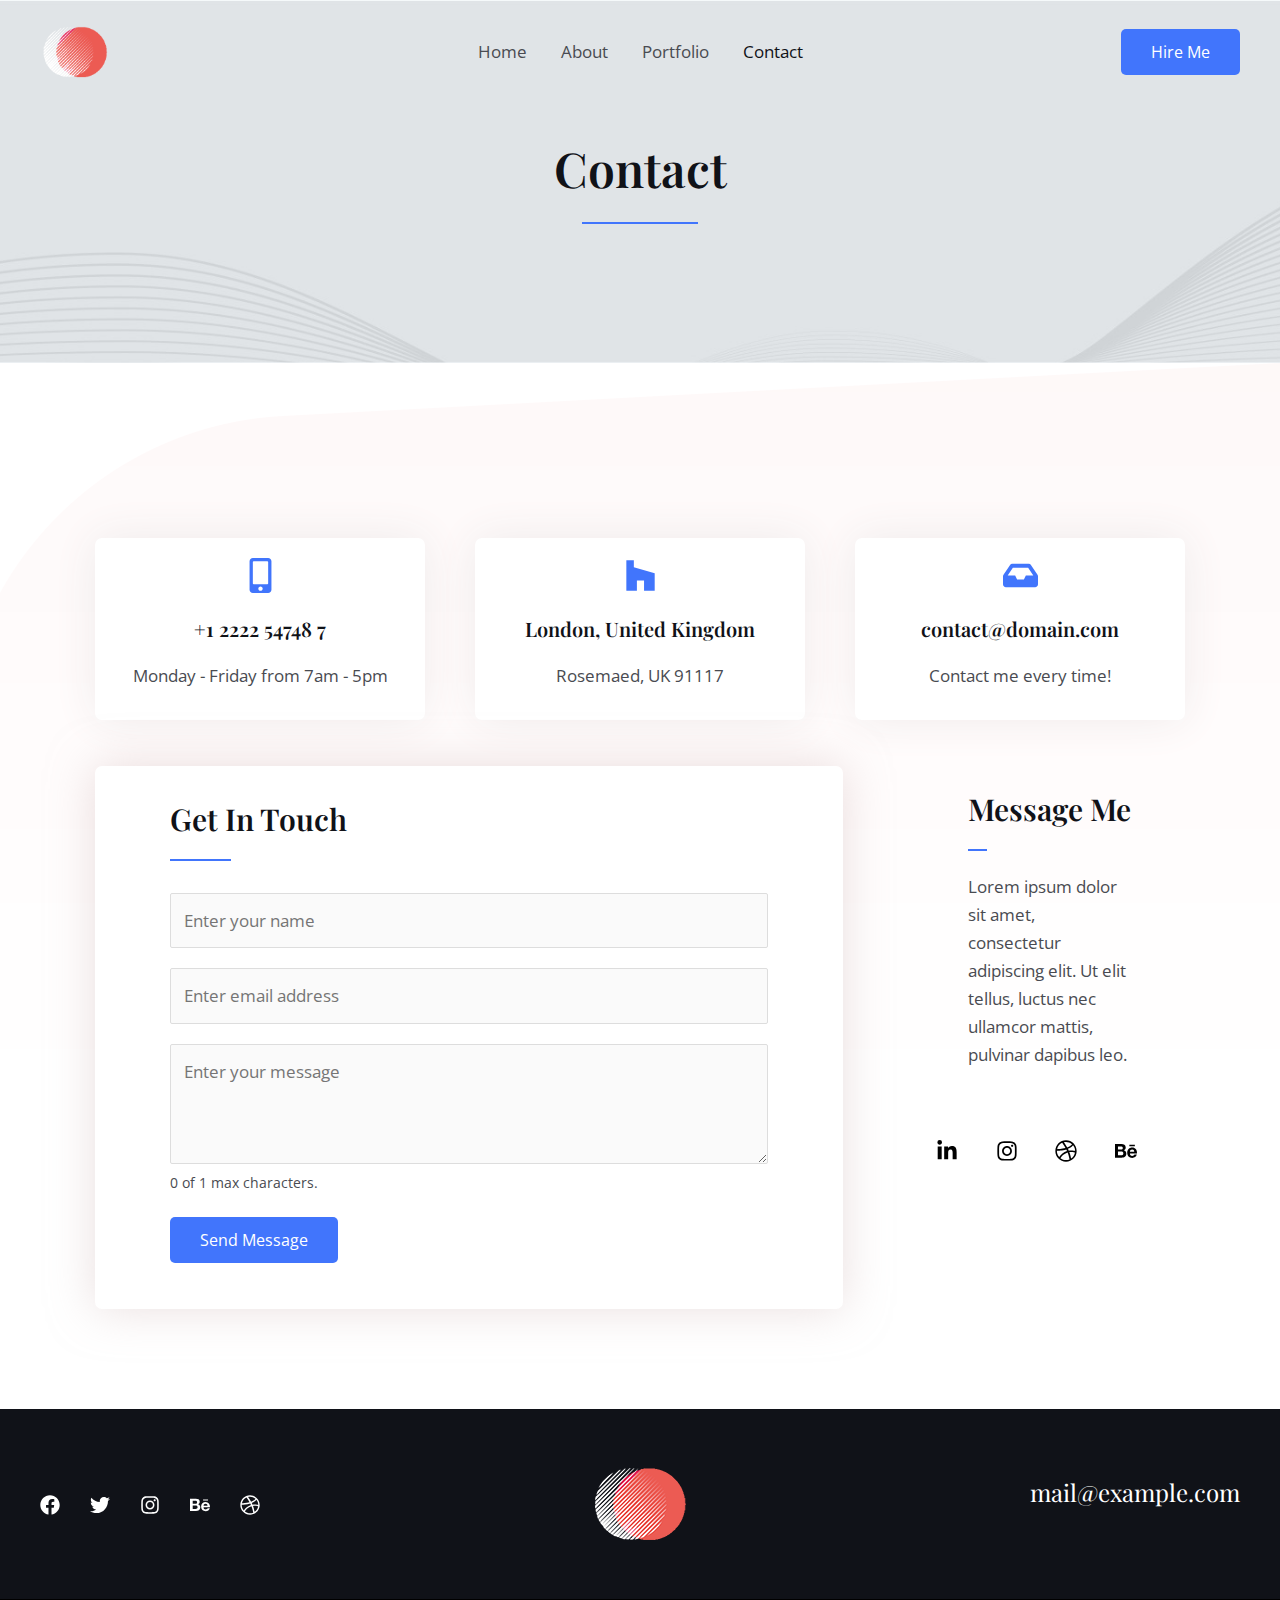
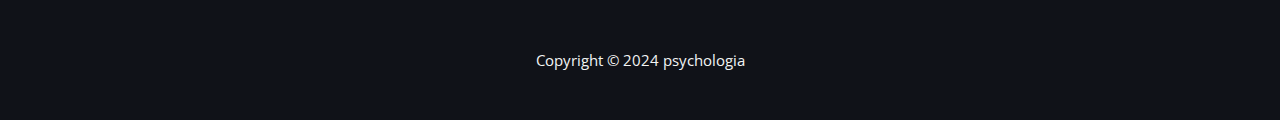
<file: contact/index.html>
<!DOCTYPE html>
<html lang="en-US">
<head>
<meta charset="UTF-8">
<meta name="viewport" content="width=device-width, initial-scale=1">
	 <link rel="profile" href="https://gmpg.org/xfn/11"> 
	 <title>Contact &#8211; psychologia</title>
<meta name="robots" content="max-image-preview:large">
<link rel="dns-prefetch" href="//fonts.googleapis.com">
<link rel="alternate" type="application/rss+xml" title="psychologia &raquo; Feed" href="/feed/">
<link rel="alternate" type="application/rss+xml" title="psychologia &raquo; Comments Feed" href="/comments/feed/">
<script>
window._wpemojiSettings = {"baseUrl":"https:\/\/s.w.org\/images\/core\/emoji\/14.0.0\/72x72\/","ext":".png","svgUrl":"https:\/\/s.w.org\/images\/core\/emoji\/14.0.0\/svg\/","svgExt":".svg","source":{"concatemoji":"\/wp-includes\/js\/wp-emoji-release.min.js?ver=6.4.3"}};
/*! This file is auto-generated */
!function(i,n){var o,s,e;function c(e){try{var t={supportTests:e,timestamp:(new Date).valueOf()};sessionStorage.setItem(o,JSON.stringify(t))}catch(e){}}function p(e,t,n){e.clearRect(0,0,e.canvas.width,e.canvas.height),e.fillText(t,0,0);var t=new Uint32Array(e.getImageData(0,0,e.canvas.width,e.canvas.height).data),r=(e.clearRect(0,0,e.canvas.width,e.canvas.height),e.fillText(n,0,0),new Uint32Array(e.getImageData(0,0,e.canvas.width,e.canvas.height).data));return t.every(function(e,t){return e===r[t]})}function u(e,t,n){switch(t){case"flag":return n(e,"🏳️‍⚧️","🏳️​⚧️")?!1:!n(e,"🇺🇳","🇺​🇳")&&!n(e,"🏴󠁧󠁢󠁥󠁮󠁧󠁿","🏴​󠁧​󠁢​󠁥​󠁮​󠁧​󠁿");case"emoji":return!n(e,"🫱🏻‍🫲🏿","🫱🏻​🫲🏿")}return!1}function f(e,t,n){var r="undefined"!=typeof WorkerGlobalScope&&self instanceof WorkerGlobalScope?new OffscreenCanvas(300,150):i.createElement("canvas"),a=r.getContext("2d",{willReadFrequently:!0}),o=(a.textBaseline="top",a.font="600 32px Arial",{});return e.forEach(function(e){o[e]=t(a,e,n)}),o}function t(e){var t=i.createElement("script");t.src=e,t.defer=!0,i.head.appendChild(t)}"undefined"!=typeof Promise&&(o="wpEmojiSettingsSupports",s=["flag","emoji"],n.supports={everything:!0,everythingExceptFlag:!0},e=new Promise(function(e){i.addEventListener("DOMContentLoaded",e,{once:!0})}),new Promise(function(t){var n=function(){try{var e=JSON.parse(sessionStorage.getItem(o));if("object"==typeof e&&"number"==typeof e.timestamp&&(new Date).valueOf()<e.timestamp+604800&&"object"==typeof e.supportTests)return e.supportTests}catch(e){}return null}();if(!n){if("undefined"!=typeof Worker&&"undefined"!=typeof OffscreenCanvas&&"undefined"!=typeof URL&&URL.createObjectURL&&"undefined"!=typeof Blob)try{var e="postMessage("+f.toString()+"("+[JSON.stringify(s),u.toString(),p.toString()].join(",")+"));",r=new Blob([e],{type:"text/javascript"}),a=new Worker(URL.createObjectURL(r),{name:"wpTestEmojiSupports"});return void(a.onmessage=function(e){c(n=e.data),a.terminate(),t(n)})}catch(e){}c(n=f(s,u,p))}t(n)}).then(function(e){for(var t in e)n.supports[t]=e[t],n.supports.everything=n.supports.everything&&n.supports[t],"flag"!==t&&(n.supports.everythingExceptFlag=n.supports.everythingExceptFlag&&n.supports[t]);n.supports.everythingExceptFlag=n.supports.everythingExceptFlag&&!n.supports.flag,n.DOMReady=!1,n.readyCallback=function(){n.DOMReady=!0}}).then(function(){return e}).then(function(){var e;n.supports.everything||(n.readyCallback(),(e=n.source||{}).concatemoji?t(e.concatemoji):e.wpemoji&&e.twemoji&&(t(e.twemoji),t(e.wpemoji)))}))}((window,document),window._wpemojiSettings);
</script>
<link rel="stylesheet" id="astra-theme-css-css" href="/wp-content/themes/astra/assets/css/minified/main.min.css?ver=4.6.8" media="all">
<style id="astra-theme-css-inline-css">:root{--ast-container-default-xlg-padding:6.67em;--ast-container-default-lg-padding:5.67em;--ast-container-default-slg-padding:4.34em;--ast-container-default-md-padding:3.34em;--ast-container-default-sm-padding:6.67em;--ast-container-default-xs-padding:2.4em;--ast-container-default-xxs-padding:1.4em;--ast-code-block-background:#EEEEEE;--ast-comment-inputs-background:#FAFAFA;--ast-normal-container-width:1200px;--ast-narrow-container-width:750px;--ast-blog-title-font-weight:normal;--ast-blog-meta-weight:inherit;}html{font-size:106.25%;}a,.page-title{color:var(--ast-global-color-2);}a:hover,a:focus{color:var(--ast-global-color-1);}body,button,input,select,textarea,.ast-button,.ast-custom-button{font-family:'Open Sans',sans-serif;font-weight:400;font-size:17px;font-size:1rem;line-height:var(--ast-body-line-height,1.65em);}blockquote{color:var(--ast-global-color-3);}h1,.entry-content h1,h2,.entry-content h2,h3,.entry-content h3,h4,.entry-content h4,h5,.entry-content h5,h6,.entry-content h6,.site-title,.site-title a{font-family:'Playfair Display',serif;font-weight:600;}.site-title{font-size:35px;font-size:2.0588235294118rem;display:none;}header .custom-logo-link img{max-width:70px;}.astra-logo-svg{width:70px;}.site-header .site-description{font-size:15px;font-size:0.88235294117647rem;display:none;}.entry-title{font-size:26px;font-size:1.5294117647059rem;}.archive .ast-article-post .ast-article-inner,.blog .ast-article-post .ast-article-inner,.archive .ast-article-post .ast-article-inner:hover,.blog .ast-article-post .ast-article-inner:hover{overflow:hidden;}h1,.entry-content h1{font-size:65px;font-size:3.8235294117647rem;font-weight:600;font-family:'Playfair Display',serif;line-height:1.4em;}h2,.entry-content h2{font-size:48px;font-size:2.8235294117647rem;font-weight:600;font-family:'Playfair Display',serif;line-height:1.3em;}h3,.entry-content h3{font-size:38px;font-size:2.2352941176471rem;font-weight:600;font-family:'Playfair Display',serif;line-height:1.3em;}h4,.entry-content h4{font-size:35px;font-size:2.0588235294118rem;line-height:1.2em;font-family:'Playfair Display',serif;}h5,.entry-content h5{font-size:30px;font-size:1.7647058823529rem;line-height:1.2em;font-family:'Playfair Display',serif;}h6,.entry-content h6{font-size:22px;font-size:1.2941176470588rem;line-height:1.25em;font-family:'Playfair Display',serif;}::selection{background-color:var(--ast-global-color-0);color:#ffffff;}body,h1,.entry-title a,.entry-content h1,h2,.entry-content h2,h3,.entry-content h3,h4,.entry-content h4,h5,.entry-content h5,h6,.entry-content h6{color:var(--ast-global-color-3);}.tagcloud a:hover,.tagcloud a:focus,.tagcloud a.current-item{color:#ffffff;border-color:var(--ast-global-color-2);background-color:var(--ast-global-color-2);}input:focus,input[type="text"]:focus,input[type="email"]:focus,input[type="url"]:focus,input[type="password"]:focus,input[type="reset"]:focus,input[type="search"]:focus,textarea:focus{border-color:var(--ast-global-color-2);}input[type="radio"]:checked,input[type=reset],input[type="checkbox"]:checked,input[type="checkbox"]:hover:checked,input[type="checkbox"]:focus:checked,input[type=range]::-webkit-slider-thumb{border-color:var(--ast-global-color-2);background-color:var(--ast-global-color-2);box-shadow:none;}.site-footer a:hover + .post-count,.site-footer a:focus + .post-count{background:var(--ast-global-color-2);border-color:var(--ast-global-color-2);}.single .nav-links .nav-previous,.single .nav-links .nav-next{color:var(--ast-global-color-2);}.entry-meta,.entry-meta *{line-height:1.45;color:var(--ast-global-color-2);}.entry-meta a:not(.ast-button):hover,.entry-meta a:not(.ast-button):hover *,.entry-meta a:not(.ast-button):focus,.entry-meta a:not(.ast-button):focus *,.page-links > .page-link,.page-links .page-link:hover,.post-navigation a:hover{color:var(--ast-global-color-1);}#cat option,.secondary .calendar_wrap thead a,.secondary .calendar_wrap thead a:visited{color:var(--ast-global-color-2);}.secondary .calendar_wrap #today,.ast-progress-val span{background:var(--ast-global-color-2);}.secondary a:hover + .post-count,.secondary a:focus + .post-count{background:var(--ast-global-color-2);border-color:var(--ast-global-color-2);}.calendar_wrap #today > a{color:#ffffff;}.page-links .page-link,.single .post-navigation a{color:var(--ast-global-color-2);}.ast-search-menu-icon .search-form button.search-submit{padding:0 4px;}.ast-search-menu-icon form.search-form{padding-right:0;}.ast-search-menu-icon.slide-search input.search-field{width:0;}.ast-header-search .ast-search-menu-icon.ast-dropdown-active .search-form,.ast-header-search .ast-search-menu-icon.ast-dropdown-active .search-field:focus{transition:all 0.2s;}.search-form input.search-field:focus{outline:none;}.wp-block-latest-posts > li > a{color:var(--ast-global-color-2);}.widget-title,.widget .wp-block-heading{font-size:24px;font-size:1.4117647058824rem;color:var(--ast-global-color-3);}.ast-search-menu-icon.slide-search a:focus-visible:focus-visible,.astra-search-icon:focus-visible,#close:focus-visible,a:focus-visible,.ast-menu-toggle:focus-visible,.site .skip-link:focus-visible,.wp-block-loginout input:focus-visible,.wp-block-search.wp-block-search__button-inside .wp-block-search__inside-wrapper,.ast-header-navigation-arrow:focus-visible,.woocommerce .wc-proceed-to-checkout > .checkout-button:focus-visible,.woocommerce .woocommerce-MyAccount-navigation ul li a:focus-visible,.ast-orders-table__row .ast-orders-table__cell:focus-visible,.woocommerce .woocommerce-order-details .order-again > .button:focus-visible,.woocommerce .woocommerce-message a.button.wc-forward:focus-visible,.woocommerce #minus_qty:focus-visible,.woocommerce #plus_qty:focus-visible,a#ast-apply-coupon:focus-visible,.woocommerce .woocommerce-info a:focus-visible,.woocommerce .astra-shop-summary-wrap a:focus-visible,.woocommerce a.wc-forward:focus-visible,#ast-apply-coupon:focus-visible,.woocommerce-js .woocommerce-mini-cart-item a.remove:focus-visible,#close:focus-visible,.button.search-submit:focus-visible,#search_submit:focus,.normal-search:focus-visible{outline-style:dotted;outline-color:inherit;outline-width:thin;}input:focus,input[type="text"]:focus,input[type="email"]:focus,input[type="url"]:focus,input[type="password"]:focus,input[type="reset"]:focus,input[type="search"]:focus,input[type="number"]:focus,textarea:focus,.wp-block-search__input:focus,[data-section="section-header-mobile-trigger"] .ast-button-wrap .ast-mobile-menu-trigger-minimal:focus,.ast-mobile-popup-drawer.active .menu-toggle-close:focus,.woocommerce-ordering select.orderby:focus,#ast-scroll-top:focus,#coupon_code:focus,.woocommerce-page #comment:focus,.woocommerce #reviews #respond input#submit:focus,.woocommerce a.add_to_cart_button:focus,.woocommerce .button.single_add_to_cart_button:focus,.woocommerce .woocommerce-cart-form button:focus,.woocommerce .woocommerce-cart-form__cart-item .quantity .qty:focus,.woocommerce .woocommerce-billing-fields .woocommerce-billing-fields__field-wrapper .woocommerce-input-wrapper > .input-text:focus,.woocommerce #order_comments:focus,.woocommerce #place_order:focus,.woocommerce .woocommerce-address-fields .woocommerce-address-fields__field-wrapper .woocommerce-input-wrapper > .input-text:focus,.woocommerce .woocommerce-MyAccount-content form button:focus,.woocommerce .woocommerce-MyAccount-content .woocommerce-EditAccountForm .woocommerce-form-row .woocommerce-Input.input-text:focus,.woocommerce .ast-woocommerce-container .woocommerce-pagination ul.page-numbers li a:focus,body #content .woocommerce form .form-row .select2-container--default .select2-selection--single:focus,#ast-coupon-code:focus,.woocommerce.woocommerce-js .quantity input[type=number]:focus,.woocommerce-js .woocommerce-mini-cart-item .quantity input[type=number]:focus,.woocommerce p#ast-coupon-trigger:focus{border-style:dotted;border-color:inherit;border-width:thin;}input{outline:none;}.ast-logo-title-inline .site-logo-img{padding-right:1em;}.site-logo-img img{ transition:all 0.2s linear;}body .ast-oembed-container *{position:absolute;top:0;width:100%;height:100%;left:0;}body .wp-block-embed-pocket-casts .ast-oembed-container *{position:unset;}.ast-single-post-featured-section + article {margin-top: 2em;}.site-content .ast-single-post-featured-section img {width: 100%;overflow: hidden;object-fit: cover;}.site > .ast-single-related-posts-container {margin-top: 0;}@media (min-width: 922px) {.ast-desktop .ast-container--narrow {max-width: var(--ast-narrow-container-width);margin: 0 auto;}}.ast-page-builder-template .hentry {margin: 0;}.ast-page-builder-template .site-content > .ast-container {max-width: 100%;padding: 0;}.ast-page-builder-template .site .site-content #primary {padding: 0;margin: 0;}.ast-page-builder-template .no-results {text-align: center;margin: 4em auto;}.ast-page-builder-template .ast-pagination {padding: 2em;}.ast-page-builder-template .entry-header.ast-no-title.ast-no-thumbnail {margin-top: 0;}.ast-page-builder-template .entry-header.ast-header-without-markup {margin-top: 0;margin-bottom: 0;}.ast-page-builder-template .entry-header.ast-no-title.ast-no-meta {margin-bottom: 0;}.ast-page-builder-template.single .post-navigation {padding-bottom: 2em;}.ast-page-builder-template.single-post .site-content > .ast-container {max-width: 100%;}.ast-page-builder-template .entry-header {margin-top: 4em;margin-left: auto;margin-right: auto;padding-left: 20px;padding-right: 20px;}.single.ast-page-builder-template .entry-header {padding-left: 20px;padding-right: 20px;}.ast-page-builder-template .ast-archive-description {margin: 4em auto 0;padding-left: 20px;padding-right: 20px;}.ast-page-builder-template.ast-no-sidebar .entry-content .alignwide {margin-left: 0;margin-right: 0;}@media (max-width:921px){#ast-desktop-header{display:none;}}@media (min-width:922px){#ast-mobile-header{display:none;}}.wp-block-buttons.aligncenter{justify-content:center;}@media (max-width:921px){.ast-theme-transparent-header #primary,.ast-theme-transparent-header #secondary{padding:0;}}@media (max-width:921px){.ast-plain-container.ast-no-sidebar #primary{padding:0;}}.ast-plain-container.ast-no-sidebar #primary{margin-top:0;margin-bottom:0;}.wp-block-buttons .wp-block-button.is-style-outline .wp-block-button__link.wp-element-button,.ast-outline-button,.wp-block-uagb-buttons-child .uagb-buttons-repeater.ast-outline-button{border-color:var(--ast-global-color-0);border-top-width:2px;border-right-width:2px;border-bottom-width:2px;border-left-width:2px;font-family:inherit;font-weight:inherit;font-size:16px;font-size:0.94117647058824rem;line-height:1em;border-top-left-radius:5px;border-top-right-radius:5px;border-bottom-right-radius:5px;border-bottom-left-radius:5px;}.wp-block-button.is-style-outline .wp-block-button__link:hover,.wp-block-buttons .wp-block-button.is-style-outline .wp-block-button__link:focus,.wp-block-buttons .wp-block-button.is-style-outline > .wp-block-button__link:not(.has-text-color):hover,.wp-block-buttons .wp-block-button.wp-block-button__link.is-style-outline:not(.has-text-color):hover,.ast-outline-button:hover,.ast-outline-button:focus,.wp-block-uagb-buttons-child .uagb-buttons-repeater.ast-outline-button:hover,.wp-block-uagb-buttons-child .uagb-buttons-repeater.ast-outline-button:focus{background-color:var(--ast-global-color-1);}.wp-block-button .wp-block-button__link.wp-element-button.is-style-outline:not(.has-background),.wp-block-button.is-style-outline>.wp-block-button__link.wp-element-button:not(.has-background),.ast-outline-button{background-color:var(--ast-global-color-0);}.entry-content[ast-blocks-layout] > figure{margin-bottom:1em;}@media (max-width:921px){.ast-separate-container #primary,.ast-separate-container #secondary{padding:1.5em 0;}#primary,#secondary{padding:1.5em 0;margin:0;}.ast-left-sidebar #content > .ast-container{display:flex;flex-direction:column-reverse;width:100%;}.ast-separate-container .ast-article-post,.ast-separate-container .ast-article-single{padding:1.5em 2.14em;}.ast-author-box img.avatar{margin:20px 0 0 0;}}@media (min-width:922px){.ast-separate-container.ast-right-sidebar #primary,.ast-separate-container.ast-left-sidebar #primary{border:0;}.search-no-results.ast-separate-container #primary{margin-bottom:4em;}}.elementor-button-wrapper .elementor-button{border-style:solid;text-decoration:none;border-top-width:0px;border-right-width:0px;border-left-width:0px;border-bottom-width:0px;}body .elementor-button.elementor-size-sm,body .elementor-button.elementor-size-xs,body .elementor-button.elementor-size-md,body .elementor-button.elementor-size-lg,body .elementor-button.elementor-size-xl,body .elementor-button{border-top-left-radius:5px;border-top-right-radius:5px;border-bottom-right-radius:5px;border-bottom-left-radius:5px;padding-top:15px;padding-right:30px;padding-bottom:15px;padding-left:30px;}.elementor-button-wrapper .elementor-button{border-color:var(--ast-global-color-0);background-color:var(--ast-global-color-0);}.elementor-button-wrapper .elementor-button:hover,.elementor-button-wrapper .elementor-button:focus{color:var(--ast-global-color-5);background-color:var(--ast-global-color-1);border-color:var(--ast-global-color-1);}.wp-block-button .wp-block-button__link ,.elementor-button-wrapper .elementor-button,.elementor-button-wrapper .elementor-button:visited{color:var(--ast-global-color-5);}.elementor-button-wrapper .elementor-button{font-size:16px;font-size:0.94117647058824rem;line-height:1em;}body .elementor-button.elementor-size-sm,body .elementor-button.elementor-size-xs,body .elementor-button.elementor-size-md,body .elementor-button.elementor-size-lg,body .elementor-button.elementor-size-xl,body .elementor-button{font-size:16px;font-size:0.94117647058824rem;}.wp-block-button .wp-block-button__link:hover,.wp-block-button .wp-block-button__link:focus{color:var(--ast-global-color-5);background-color:var(--ast-global-color-1);border-color:var(--ast-global-color-1);}.elementor-widget-heading h1.elementor-heading-title{line-height:1.4em;}.elementor-widget-heading h2.elementor-heading-title{line-height:1.3em;}.elementor-widget-heading h3.elementor-heading-title{line-height:1.3em;}.elementor-widget-heading h4.elementor-heading-title{line-height:1.2em;}.elementor-widget-heading h5.elementor-heading-title{line-height:1.2em;}.elementor-widget-heading h6.elementor-heading-title{line-height:1.25em;}.wp-block-button .wp-block-button__link,.wp-block-search .wp-block-search__button,body .wp-block-file .wp-block-file__button{border-style:solid;border-top-width:0px;border-right-width:0px;border-left-width:0px;border-bottom-width:0px;border-color:var(--ast-global-color-0);background-color:var(--ast-global-color-0);color:var(--ast-global-color-5);font-family:inherit;font-weight:inherit;line-height:1em;font-size:16px;font-size:0.94117647058824rem;border-top-left-radius:5px;border-top-right-radius:5px;border-bottom-right-radius:5px;border-bottom-left-radius:5px;padding-top:15px;padding-right:30px;padding-bottom:15px;padding-left:30px;}.menu-toggle,button,.ast-button,.ast-custom-button,.button,input#submit,input[type="button"],input[type="submit"],input[type="reset"],form[CLASS*="wp-block-search__"].wp-block-search .wp-block-search__inside-wrapper .wp-block-search__button,body .wp-block-file .wp-block-file__button,.woocommerce-js a.button,.woocommerce button.button,.woocommerce .woocommerce-message a.button,.woocommerce #respond input#submit.alt,.woocommerce input.button.alt,.woocommerce input.button,.woocommerce input.button:disabled,.woocommerce input.button:disabled[disabled],.woocommerce input.button:disabled:hover,.woocommerce input.button:disabled[disabled]:hover,.woocommerce #respond input#submit,.woocommerce button.button.alt.disabled,.wc-block-grid__products .wc-block-grid__product .wp-block-button__link,.wc-block-grid__product-onsale,[CLASS*="wc-block"] button,.woocommerce-js .astra-cart-drawer .astra-cart-drawer-content .woocommerce-mini-cart__buttons .button:not(.checkout):not(.ast-continue-shopping),.woocommerce-js .astra-cart-drawer .astra-cart-drawer-content .woocommerce-mini-cart__buttons a.checkout,.woocommerce button.button.alt.disabled.wc-variation-selection-needed,[CLASS*="wc-block"] .wc-block-components-button{border-style:solid;border-top-width:0px;border-right-width:0px;border-left-width:0px;border-bottom-width:0px;color:var(--ast-global-color-5);border-color:var(--ast-global-color-0);background-color:var(--ast-global-color-0);padding-top:15px;padding-right:30px;padding-bottom:15px;padding-left:30px;font-family:inherit;font-weight:inherit;font-size:16px;font-size:0.94117647058824rem;line-height:1em;border-top-left-radius:5px;border-top-right-radius:5px;border-bottom-right-radius:5px;border-bottom-left-radius:5px;}button:focus,.menu-toggle:hover,button:hover,.ast-button:hover,.ast-custom-button:hover .button:hover,.ast-custom-button:hover ,input[type=reset]:hover,input[type=reset]:focus,input#submit:hover,input#submit:focus,input[type="button"]:hover,input[type="button"]:focus,input[type="submit"]:hover,input[type="submit"]:focus,form[CLASS*="wp-block-search__"].wp-block-search .wp-block-search__inside-wrapper .wp-block-search__button:hover,form[CLASS*="wp-block-search__"].wp-block-search .wp-block-search__inside-wrapper .wp-block-search__button:focus,body .wp-block-file .wp-block-file__button:hover,body .wp-block-file .wp-block-file__button:focus,.woocommerce-js a.button:hover,.woocommerce button.button:hover,.woocommerce .woocommerce-message a.button:hover,.woocommerce #respond input#submit:hover,.woocommerce #respond input#submit.alt:hover,.woocommerce input.button.alt:hover,.woocommerce input.button:hover,.woocommerce button.button.alt.disabled:hover,.wc-block-grid__products .wc-block-grid__product .wp-block-button__link:hover,[CLASS*="wc-block"] button:hover,.woocommerce-js .astra-cart-drawer .astra-cart-drawer-content .woocommerce-mini-cart__buttons .button:not(.checkout):not(.ast-continue-shopping):hover,.woocommerce-js .astra-cart-drawer .astra-cart-drawer-content .woocommerce-mini-cart__buttons a.checkout:hover,.woocommerce button.button.alt.disabled.wc-variation-selection-needed:hover,[CLASS*="wc-block"] .wc-block-components-button:hover,[CLASS*="wc-block"] .wc-block-components-button:focus{color:var(--ast-global-color-5);background-color:var(--ast-global-color-1);border-color:var(--ast-global-color-1);}@media (max-width:921px){.ast-mobile-header-stack .main-header-bar .ast-search-menu-icon{display:inline-block;}.ast-header-break-point.ast-header-custom-item-outside .ast-mobile-header-stack .main-header-bar .ast-search-icon{margin:0;}.ast-comment-avatar-wrap img{max-width:2.5em;}.ast-comment-meta{padding:0 1.8888em 1.3333em;}.ast-separate-container .ast-comment-list li.depth-1{padding:1.5em 2.14em;}.ast-separate-container .comment-respond{padding:2em 2.14em;}}@media (min-width:544px){.ast-container{max-width:100%;}}@media (max-width:544px){.ast-separate-container .ast-article-post,.ast-separate-container .ast-article-single,.ast-separate-container .comments-title,.ast-separate-container .ast-archive-description{padding:1.5em 1em;}.ast-separate-container #content .ast-container{padding-left:0.54em;padding-right:0.54em;}.ast-separate-container .ast-comment-list .bypostauthor{padding:.5em;}.ast-search-menu-icon.ast-dropdown-active .search-field{width:170px;}}body,.ast-separate-container{background-color:var(--ast-global-color-4);;background-image:none;;}@media (max-width:921px){.site-title{display:none;}.site-header .site-description{display:none;}h1,.entry-content h1{font-size:30px;}h2,.entry-content h2{font-size:25px;}h3,.entry-content h3{font-size:20px;}.astra-logo-svg{width:120px;}header .custom-logo-link img,.ast-header-break-point .site-logo-img .custom-mobile-logo-link img{max-width:120px;}}@media (max-width:544px){.site-title{display:none;}.site-header .site-description{display:none;}h1,.entry-content h1{font-size:30px;}h2,.entry-content h2{font-size:25px;}h3,.entry-content h3{font-size:20px;}header .custom-logo-link img,.ast-header-break-point .site-branding img,.ast-header-break-point .custom-logo-link img{max-width:100px;}.astra-logo-svg{width:100px;}.ast-header-break-point .site-logo-img .custom-mobile-logo-link img{max-width:100px;}}@media (max-width:921px){html{font-size:96.9%;}}@media (max-width:544px){html{font-size:96.9%;}}@media (min-width:922px){.ast-container{max-width:1240px;}}@media (min-width:922px){.site-content .ast-container{display:flex;}}@media (max-width:921px){.site-content .ast-container{flex-direction:column;}}@media (min-width:922px){.main-header-menu .sub-menu .menu-item.ast-left-align-sub-menu:hover > .sub-menu,.main-header-menu .sub-menu .menu-item.ast-left-align-sub-menu.focus > .sub-menu{margin-left:-0px;}}.ast-theme-transparent-header [data-section="section-header-mobile-trigger"] .ast-button-wrap .ast-mobile-menu-trigger-minimal{background:transparent;}.site .comments-area{padding-bottom:3em;}.wp-block-file {display: flex;align-items: center;flex-wrap: wrap;justify-content: space-between;}.wp-block-pullquote {border: none;}.wp-block-pullquote blockquote::before {content: "\201D";font-family: "Helvetica",sans-serif;display: flex;transform: rotate( 180deg );font-size: 6rem;font-style: normal;line-height: 1;font-weight: bold;align-items: center;justify-content: center;}.has-text-align-right > blockquote::before {justify-content: flex-start;}.has-text-align-left > blockquote::before {justify-content: flex-end;}figure.wp-block-pullquote.is-style-solid-color blockquote {max-width: 100%;text-align: inherit;}html body {--wp--custom--ast-default-block-top-padding: 3em;--wp--custom--ast-default-block-right-padding: 3em;--wp--custom--ast-default-block-bottom-padding: 3em;--wp--custom--ast-default-block-left-padding: 3em;--wp--custom--ast-container-width: 1200px;--wp--custom--ast-content-width-size: 1200px;--wp--custom--ast-wide-width-size: calc(1200px + var(--wp--custom--ast-default-block-left-padding) + var(--wp--custom--ast-default-block-right-padding));}.ast-narrow-container {--wp--custom--ast-content-width-size: 750px;--wp--custom--ast-wide-width-size: 750px;}@media(max-width: 921px) {html body {--wp--custom--ast-default-block-top-padding: 3em;--wp--custom--ast-default-block-right-padding: 2em;--wp--custom--ast-default-block-bottom-padding: 3em;--wp--custom--ast-default-block-left-padding: 2em;}}@media(max-width: 544px) {html body {--wp--custom--ast-default-block-top-padding: 3em;--wp--custom--ast-default-block-right-padding: 1.5em;--wp--custom--ast-default-block-bottom-padding: 3em;--wp--custom--ast-default-block-left-padding: 1.5em;}}.entry-content > .wp-block-group,.entry-content > .wp-block-cover,.entry-content > .wp-block-columns {padding-top: var(--wp--custom--ast-default-block-top-padding);padding-right: var(--wp--custom--ast-default-block-right-padding);padding-bottom: var(--wp--custom--ast-default-block-bottom-padding);padding-left: var(--wp--custom--ast-default-block-left-padding);}.ast-plain-container.ast-no-sidebar .entry-content > .alignfull,.ast-page-builder-template .ast-no-sidebar .entry-content > .alignfull {margin-left: calc( -50vw + 50%);margin-right: calc( -50vw + 50%);max-width: 100vw;width: 100vw;}.ast-plain-container.ast-no-sidebar .entry-content .alignfull .alignfull,.ast-page-builder-template.ast-no-sidebar .entry-content .alignfull .alignfull,.ast-plain-container.ast-no-sidebar .entry-content .alignfull .alignwide,.ast-page-builder-template.ast-no-sidebar .entry-content .alignfull .alignwide,.ast-plain-container.ast-no-sidebar .entry-content .alignwide .alignfull,.ast-page-builder-template.ast-no-sidebar .entry-content .alignwide .alignfull,.ast-plain-container.ast-no-sidebar .entry-content .alignwide .alignwide,.ast-page-builder-template.ast-no-sidebar .entry-content .alignwide .alignwide,.ast-plain-container.ast-no-sidebar .entry-content .wp-block-column .alignfull,.ast-page-builder-template.ast-no-sidebar .entry-content .wp-block-column .alignfull,.ast-plain-container.ast-no-sidebar .entry-content .wp-block-column .alignwide,.ast-page-builder-template.ast-no-sidebar .entry-content .wp-block-column .alignwide {margin-left: auto;margin-right: auto;width: 100%;}[ast-blocks-layout] .wp-block-separator:not(.is-style-dots) {height: 0;}[ast-blocks-layout] .wp-block-separator {margin: 20px auto;}[ast-blocks-layout] .wp-block-separator:not(.is-style-wide):not(.is-style-dots) {max-width: 100px;}[ast-blocks-layout] .wp-block-separator.has-background {padding: 0;}.entry-content[ast-blocks-layout] > * {max-width: var(--wp--custom--ast-content-width-size);margin-left: auto;margin-right: auto;}.entry-content[ast-blocks-layout] > .alignwide {max-width: var(--wp--custom--ast-wide-width-size);}.entry-content[ast-blocks-layout] .alignfull {max-width: none;}.entry-content .wp-block-columns {margin-bottom: 0;}blockquote {margin: 1.5em;border-color: rgba(0,0,0,0.05);}.wp-block-quote:not(.has-text-align-right):not(.has-text-align-center) {border-left: 5px solid rgba(0,0,0,0.05);}.has-text-align-right > blockquote,blockquote.has-text-align-right {border-right: 5px solid rgba(0,0,0,0.05);}.has-text-align-left > blockquote,blockquote.has-text-align-left {border-left: 5px solid rgba(0,0,0,0.05);}.wp-block-site-tagline,.wp-block-latest-posts .read-more {margin-top: 15px;}.wp-block-loginout p label {display: block;}.wp-block-loginout p:not(.login-remember):not(.login-submit) input {width: 100%;}.wp-block-loginout input:focus {border-color: transparent;}.wp-block-loginout input:focus {outline: thin dotted;}.entry-content .wp-block-media-text .wp-block-media-text__content {padding: 0 0 0 8%;}.entry-content .wp-block-media-text.has-media-on-the-right .wp-block-media-text__content {padding: 0 8% 0 0;}.entry-content .wp-block-media-text.has-background .wp-block-media-text__content {padding: 8%;}.entry-content .wp-block-cover:not([class*="background-color"]) .wp-block-cover__inner-container,.entry-content .wp-block-cover:not([class*="background-color"]) .wp-block-cover-image-text,.entry-content .wp-block-cover:not([class*="background-color"]) .wp-block-cover-text,.entry-content .wp-block-cover-image:not([class*="background-color"]) .wp-block-cover__inner-container,.entry-content .wp-block-cover-image:not([class*="background-color"]) .wp-block-cover-image-text,.entry-content .wp-block-cover-image:not([class*="background-color"]) .wp-block-cover-text {color: var(--ast-global-color-5);}.wp-block-loginout .login-remember input {width: 1.1rem;height: 1.1rem;margin: 0 5px 4px 0;vertical-align: middle;}.wp-block-latest-posts > li > *:first-child,.wp-block-latest-posts:not(.is-grid) > li:first-child {margin-top: 0;}.wp-block-search__inside-wrapper .wp-block-search__input {padding: 0 10px;color: var(--ast-global-color-3);background: var(--ast-global-color-5);border-color: var(--ast-border-color);}.wp-block-latest-posts .read-more {margin-bottom: 1.5em;}.wp-block-search__no-button .wp-block-search__inside-wrapper .wp-block-search__input {padding-top: 5px;padding-bottom: 5px;}.wp-block-latest-posts .wp-block-latest-posts__post-date,.wp-block-latest-posts .wp-block-latest-posts__post-author {font-size: 1rem;}.wp-block-latest-posts > li > *,.wp-block-latest-posts:not(.is-grid) > li {margin-top: 12px;margin-bottom: 12px;}.ast-page-builder-template .entry-content[ast-blocks-layout] > *,.ast-page-builder-template .entry-content[ast-blocks-layout] > .alignfull > * {max-width: none;}.ast-page-builder-template .entry-content[ast-blocks-layout] > .alignwide > * {max-width: var(--wp--custom--ast-wide-width-size);}.ast-page-builder-template .entry-content[ast-blocks-layout] > .inherit-container-width > *,.ast-page-builder-template .entry-content[ast-blocks-layout] > * > *,.entry-content[ast-blocks-layout] > .wp-block-cover .wp-block-cover__inner-container {max-width: var(--wp--custom--ast-content-width-size);margin-left: auto;margin-right: auto;}.entry-content[ast-blocks-layout] .wp-block-cover:not(.alignleft):not(.alignright) {width: auto;}@media(max-width: 1200px) {.ast-separate-container .entry-content > .alignfull,.ast-separate-container .entry-content[ast-blocks-layout] > .alignwide,.ast-plain-container .entry-content[ast-blocks-layout] > .alignwide,.ast-plain-container .entry-content .alignfull {margin-left: calc(-1 * min(var(--ast-container-default-xlg-padding),20px)) ;margin-right: calc(-1 * min(var(--ast-container-default-xlg-padding),20px));}}@media(min-width: 1201px) {.ast-separate-container .entry-content > .alignfull {margin-left: calc(-1 * var(--ast-container-default-xlg-padding) );margin-right: calc(-1 * var(--ast-container-default-xlg-padding) );}.ast-separate-container .entry-content[ast-blocks-layout] > .alignwide,.ast-plain-container .entry-content[ast-blocks-layout] > .alignwide {margin-left: calc(-1 * var(--wp--custom--ast-default-block-left-padding) );margin-right: calc(-1 * var(--wp--custom--ast-default-block-right-padding) );}}@media(min-width: 921px) {.ast-separate-container .entry-content .wp-block-group.alignwide:not(.inherit-container-width) > :where(:not(.alignleft):not(.alignright)),.ast-plain-container .entry-content .wp-block-group.alignwide:not(.inherit-container-width) > :where(:not(.alignleft):not(.alignright)) {max-width: calc( var(--wp--custom--ast-content-width-size) + 80px );}.ast-plain-container.ast-right-sidebar .entry-content[ast-blocks-layout] .alignfull,.ast-plain-container.ast-left-sidebar .entry-content[ast-blocks-layout] .alignfull {margin-left: -60px;margin-right: -60px;}}@media(min-width: 544px) {.entry-content > .alignleft {margin-right: 20px;}.entry-content > .alignright {margin-left: 20px;}}@media (max-width:544px){.wp-block-columns .wp-block-column:not(:last-child){margin-bottom:20px;}.wp-block-latest-posts{margin:0;}}@media( max-width: 600px ) {.entry-content .wp-block-media-text .wp-block-media-text__content,.entry-content .wp-block-media-text.has-media-on-the-right .wp-block-media-text__content {padding: 8% 0 0;}.entry-content .wp-block-media-text.has-background .wp-block-media-text__content {padding: 8%;}}.ast-page-builder-template .entry-header {padding-left: 0;}.ast-narrow-container .site-content .wp-block-uagb-image--align-full .wp-block-uagb-image__figure {max-width: 100%;margin-left: auto;margin-right: auto;}:root .has-ast-global-color-0-color{color:var(--ast-global-color-0);}:root .has-ast-global-color-0-background-color{background-color:var(--ast-global-color-0);}:root .wp-block-button .has-ast-global-color-0-color{color:var(--ast-global-color-0);}:root .wp-block-button .has-ast-global-color-0-background-color{background-color:var(--ast-global-color-0);}:root .has-ast-global-color-1-color{color:var(--ast-global-color-1);}:root .has-ast-global-color-1-background-color{background-color:var(--ast-global-color-1);}:root .wp-block-button .has-ast-global-color-1-color{color:var(--ast-global-color-1);}:root .wp-block-button .has-ast-global-color-1-background-color{background-color:var(--ast-global-color-1);}:root .has-ast-global-color-2-color{color:var(--ast-global-color-2);}:root .has-ast-global-color-2-background-color{background-color:var(--ast-global-color-2);}:root .wp-block-button .has-ast-global-color-2-color{color:var(--ast-global-color-2);}:root .wp-block-button .has-ast-global-color-2-background-color{background-color:var(--ast-global-color-2);}:root .has-ast-global-color-3-color{color:var(--ast-global-color-3);}:root .has-ast-global-color-3-background-color{background-color:var(--ast-global-color-3);}:root .wp-block-button .has-ast-global-color-3-color{color:var(--ast-global-color-3);}:root .wp-block-button .has-ast-global-color-3-background-color{background-color:var(--ast-global-color-3);}:root .has-ast-global-color-4-color{color:var(--ast-global-color-4);}:root .has-ast-global-color-4-background-color{background-color:var(--ast-global-color-4);}:root .wp-block-button .has-ast-global-color-4-color{color:var(--ast-global-color-4);}:root .wp-block-button .has-ast-global-color-4-background-color{background-color:var(--ast-global-color-4);}:root .has-ast-global-color-5-color{color:var(--ast-global-color-5);}:root .has-ast-global-color-5-background-color{background-color:var(--ast-global-color-5);}:root .wp-block-button .has-ast-global-color-5-color{color:var(--ast-global-color-5);}:root .wp-block-button .has-ast-global-color-5-background-color{background-color:var(--ast-global-color-5);}:root .has-ast-global-color-6-color{color:var(--ast-global-color-6);}:root .has-ast-global-color-6-background-color{background-color:var(--ast-global-color-6);}:root .wp-block-button .has-ast-global-color-6-color{color:var(--ast-global-color-6);}:root .wp-block-button .has-ast-global-color-6-background-color{background-color:var(--ast-global-color-6);}:root .has-ast-global-color-7-color{color:var(--ast-global-color-7);}:root .has-ast-global-color-7-background-color{background-color:var(--ast-global-color-7);}:root .wp-block-button .has-ast-global-color-7-color{color:var(--ast-global-color-7);}:root .wp-block-button .has-ast-global-color-7-background-color{background-color:var(--ast-global-color-7);}:root .has-ast-global-color-8-color{color:var(--ast-global-color-8);}:root .has-ast-global-color-8-background-color{background-color:var(--ast-global-color-8);}:root .wp-block-button .has-ast-global-color-8-color{color:var(--ast-global-color-8);}:root .wp-block-button .has-ast-global-color-8-background-color{background-color:var(--ast-global-color-8);}:root{--ast-global-color-0:#4175FC;--ast-global-color-1:#084AF3;--ast-global-color-2:#101218;--ast-global-color-3:#494B51;--ast-global-color-4:#F3F5F5;--ast-global-color-5:#FFFFFF;--ast-global-color-6:#000000;--ast-global-color-7:#4B4F58;--ast-global-color-8:#F6F7F8;}:root {--ast-border-color : #dddddd;}.ast-single-entry-banner {-js-display: flex;display: flex;flex-direction: column;justify-content: center;text-align: center;position: relative;background: #eeeeee;}.ast-single-entry-banner[data-banner-layout="layout-1"] {max-width: 1200px;background: inherit;padding: 20px 0;}.ast-single-entry-banner[data-banner-width-type="custom"] {margin: 0 auto;width: 100%;}.ast-single-entry-banner + .site-content .entry-header {margin-bottom: 0;}.site .ast-author-avatar {--ast-author-avatar-size: ;}a.ast-underline-text {text-decoration: underline;}.ast-container > .ast-terms-link {position: relative;display: block;}a.ast-button.ast-badge-tax {padding: 4px 8px;border-radius: 3px;font-size: inherit;}header.entry-header > *:not(:last-child){margin-bottom:10px;}.ast-archive-entry-banner {-js-display: flex;display: flex;flex-direction: column;justify-content: center;text-align: center;position: relative;background: #eeeeee;}.ast-archive-entry-banner[data-banner-width-type="custom"] {margin: 0 auto;width: 100%;}.ast-archive-entry-banner[data-banner-layout="layout-1"] {background: inherit;padding: 20px 0;text-align: left;}body.archive .ast-archive-description{max-width:1200px;width:100%;text-align:left;padding-top:3em;padding-right:3em;padding-bottom:3em;padding-left:3em;}body.archive .ast-archive-description .ast-archive-title,body.archive .ast-archive-description .ast-archive-title *{font-size:40px;font-size:2.3529411764706rem;}body.archive .ast-archive-description > *:not(:last-child){margin-bottom:10px;}@media (max-width:921px){body.archive .ast-archive-description{text-align:left;}}@media (max-width:544px){body.archive .ast-archive-description{text-align:left;}}.ast-theme-transparent-header #masthead .site-logo-img .transparent-custom-logo .astra-logo-svg{width:70px;}.ast-theme-transparent-header #masthead .site-logo-img .transparent-custom-logo img{ max-width:70px;}@media (max-width:921px){.ast-theme-transparent-header #masthead .site-logo-img .transparent-custom-logo .astra-logo-svg{width:70px;}.ast-theme-transparent-header #masthead .site-logo-img .transparent-custom-logo img{ max-width:70px;}}@media (max-width:543px){.ast-theme-transparent-header #masthead .site-logo-img .transparent-custom-logo .astra-logo-svg{width:60px;}.ast-theme-transparent-header #masthead .site-logo-img .transparent-custom-logo img{ max-width:60px;}}@media (min-width:921px){.ast-theme-transparent-header #masthead{position:absolute;left:0;right:0;}.ast-theme-transparent-header .main-header-bar,.ast-theme-transparent-header.ast-header-break-point .main-header-bar{background:none;}body.elementor-editor-active.ast-theme-transparent-header #masthead,.fl-builder-edit .ast-theme-transparent-header #masthead,body.vc_editor.ast-theme-transparent-header #masthead,body.brz-ed.ast-theme-transparent-header #masthead{z-index:0;}.ast-header-break-point.ast-replace-site-logo-transparent.ast-theme-transparent-header .custom-mobile-logo-link{display:none;}.ast-header-break-point.ast-replace-site-logo-transparent.ast-theme-transparent-header .transparent-custom-logo{display:inline-block;}.ast-theme-transparent-header .ast-above-header,.ast-theme-transparent-header .ast-above-header.ast-above-header-bar{background-image:none;background-color:transparent;}.ast-theme-transparent-header .ast-below-header{background-image:none;background-color:transparent;}}.ast-theme-transparent-header .ast-builder-menu .main-header-menu,.ast-theme-transparent-header .ast-builder-menu .main-header-menu .menu-link,.ast-theme-transparent-header [CLASS*="ast-builder-menu-"] .main-header-menu .menu-item > .menu-link,.ast-theme-transparent-header .ast-masthead-custom-menu-items,.ast-theme-transparent-header .ast-masthead-custom-menu-items a,.ast-theme-transparent-header .ast-builder-menu .main-header-menu .menu-item > .ast-menu-toggle,.ast-theme-transparent-header .ast-builder-menu .main-header-menu .menu-item > .ast-menu-toggle,.ast-theme-transparent-header .ast-above-header-navigation a,.ast-header-break-point.ast-theme-transparent-header .ast-above-header-navigation a,.ast-header-break-point.ast-theme-transparent-header .ast-above-header-navigation > ul.ast-above-header-menu > .menu-item-has-children:not(.current-menu-item) > .ast-menu-toggle,.ast-theme-transparent-header .ast-below-header-menu,.ast-theme-transparent-header .ast-below-header-menu a,.ast-header-break-point.ast-theme-transparent-header .ast-below-header-menu a,.ast-header-break-point.ast-theme-transparent-header .ast-below-header-menu,.ast-theme-transparent-header .main-header-menu .menu-link{color:var(--ast-global-color-3);}.ast-theme-transparent-header .ast-builder-menu .main-header-menu .menu-item:hover > .menu-link,.ast-theme-transparent-header .ast-builder-menu .main-header-menu .menu-item:hover > .ast-menu-toggle,.ast-theme-transparent-header .ast-builder-menu .main-header-menu .ast-masthead-custom-menu-items a:hover,.ast-theme-transparent-header .ast-builder-menu .main-header-menu .focus > .menu-link,.ast-theme-transparent-header .ast-builder-menu .main-header-menu .focus > .ast-menu-toggle,.ast-theme-transparent-header .ast-builder-menu .main-header-menu .current-menu-item > .menu-link,.ast-theme-transparent-header .ast-builder-menu .main-header-menu .current-menu-ancestor > .menu-link,.ast-theme-transparent-header .ast-builder-menu .main-header-menu .current-menu-item > .ast-menu-toggle,.ast-theme-transparent-header .ast-builder-menu .main-header-menu .current-menu-ancestor > .ast-menu-toggle,.ast-theme-transparent-header [CLASS*="ast-builder-menu-"] .main-header-menu .current-menu-item > .menu-link,.ast-theme-transparent-header [CLASS*="ast-builder-menu-"] .main-header-menu .current-menu-ancestor > .menu-link,.ast-theme-transparent-header [CLASS*="ast-builder-menu-"] .main-header-menu .current-menu-item > .ast-menu-toggle,.ast-theme-transparent-header [CLASS*="ast-builder-menu-"] .main-header-menu .current-menu-ancestor > .ast-menu-toggle,.ast-theme-transparent-header .main-header-menu .menu-item:hover > .menu-link,.ast-theme-transparent-header .main-header-menu .current-menu-item > .menu-link,.ast-theme-transparent-header .main-header-menu .current-menu-ancestor > .menu-link{color:var(--ast-global-color-2);}.ast-theme-transparent-header .ast-builder-menu .main-header-menu .menu-item .sub-menu .menu-link,.ast-theme-transparent-header .main-header-menu .menu-item .sub-menu .menu-link{background-color:transparent;}@media (max-width:921px){.ast-theme-transparent-header #masthead{position:absolute;left:0;right:0;}.ast-theme-transparent-header .main-header-bar,.ast-theme-transparent-header.ast-header-break-point .main-header-bar{background:none;}body.elementor-editor-active.ast-theme-transparent-header #masthead,.fl-builder-edit .ast-theme-transparent-header #masthead,body.vc_editor.ast-theme-transparent-header #masthead,body.brz-ed.ast-theme-transparent-header #masthead{z-index:0;}.ast-header-break-point.ast-replace-site-logo-transparent.ast-theme-transparent-header .custom-mobile-logo-link{display:none;}.ast-header-break-point.ast-replace-site-logo-transparent.ast-theme-transparent-header .transparent-custom-logo{display:inline-block;}.ast-theme-transparent-header .ast-above-header,.ast-theme-transparent-header .ast-above-header.ast-above-header-bar{background-image:none;background-color:transparent;}.ast-theme-transparent-header .ast-below-header{background-image:none;background-color:transparent;}}@media (max-width:921px){.ast-theme-transparent-header.ast-header-break-point .ast-builder-menu .main-header-menu,.ast-theme-transparent-header.ast-header-break-point .ast-builder-menu.main-header-menu .sub-menu,.ast-theme-transparent-header.ast-header-break-point .ast-builder-menu.main-header-menu,.ast-theme-transparent-header.ast-header-break-point .ast-builder-menu .main-header-bar-wrap .main-header-menu,.ast-flyout-menu-enable.ast-header-break-point.ast-theme-transparent-header .main-header-bar-navigation .site-navigation,.ast-fullscreen-menu-enable.ast-header-break-point.ast-theme-transparent-header .main-header-bar-navigation .site-navigation,.ast-flyout-above-menu-enable.ast-header-break-point.ast-theme-transparent-header .ast-above-header-navigation-wrap .ast-above-header-navigation,.ast-flyout-below-menu-enable.ast-header-break-point.ast-theme-transparent-header .ast-below-header-navigation-wrap .ast-below-header-actual-nav,.ast-fullscreen-above-menu-enable.ast-header-break-point.ast-theme-transparent-header .ast-above-header-navigation-wrap,.ast-fullscreen-below-menu-enable.ast-header-break-point.ast-theme-transparent-header .ast-below-header-navigation-wrap,.ast-theme-transparent-header .main-header-menu .menu-link{background-color:var(--ast-global-color-5);}.ast-theme-transparent-header .ast-builder-menu .main-header-menu,.ast-theme-transparent-header .ast-builder-menu .main-header-menu .menu-link,.ast-theme-transparent-header [CLASS*="ast-builder-menu-"] .main-header-menu .menu-item > .menu-link,.ast-theme-transparent-header .ast-masthead-custom-menu-items,.ast-theme-transparent-header .ast-masthead-custom-menu-items a,.ast-theme-transparent-header .ast-builder-menu .main-header-menu .menu-item > .ast-menu-toggle,.ast-theme-transparent-header .ast-builder-menu .main-header-menu .menu-item > .ast-menu-toggle,.ast-theme-transparent-header .main-header-menu .menu-link{color:var(--ast-global-color-3);}.ast-theme-transparent-header .ast-builder-menu .main-header-menu .menu-item:hover > .menu-link,.ast-theme-transparent-header .ast-builder-menu .main-header-menu .menu-item:hover > .ast-menu-toggle,.ast-theme-transparent-header .ast-builder-menu .main-header-menu .ast-masthead-custom-menu-items a:hover,.ast-theme-transparent-header .ast-builder-menu .main-header-menu .focus > .menu-link,.ast-theme-transparent-header .ast-builder-menu .main-header-menu .focus > .ast-menu-toggle,.ast-theme-transparent-header .ast-builder-menu .main-header-menu .current-menu-item > .menu-link,.ast-theme-transparent-header .ast-builder-menu .main-header-menu .current-menu-ancestor > .menu-link,.ast-theme-transparent-header .ast-builder-menu .main-header-menu .current-menu-item > .ast-menu-toggle,.ast-theme-transparent-header .ast-builder-menu .main-header-menu .current-menu-ancestor > .ast-menu-toggle,.ast-theme-transparent-header [CLASS*="ast-builder-menu-"] .main-header-menu .current-menu-item > .menu-link,.ast-theme-transparent-header [CLASS*="ast-builder-menu-"] .main-header-menu .current-menu-ancestor > .menu-link,.ast-theme-transparent-header [CLASS*="ast-builder-menu-"] .main-header-menu .current-menu-item > .ast-menu-toggle,.ast-theme-transparent-header [CLASS*="ast-builder-menu-"] .main-header-menu .current-menu-ancestor > .ast-menu-toggle,.ast-theme-transparent-header .main-header-menu .menu-item:hover > .menu-link,.ast-theme-transparent-header .main-header-menu .current-menu-item > .menu-link,.ast-theme-transparent-header .main-header-menu .current-menu-ancestor > .menu-link{color:var(--ast-global-color-0);}}.ast-theme-transparent-header #ast-desktop-header > [CLASS*="-header-wrap"]:nth-last-child(2) > [CLASS*="-header-bar"],.ast-theme-transparent-header.ast-header-break-point #ast-mobile-header > [CLASS*="-header-wrap"]:nth-last-child(2) > [CLASS*="-header-bar"]{border-bottom-style:none;}.ast-breadcrumbs .trail-browse,.ast-breadcrumbs .trail-items,.ast-breadcrumbs .trail-items li{display:inline-block;margin:0;padding:0;border:none;background:inherit;text-indent:0;text-decoration:none;}.ast-breadcrumbs .trail-browse{font-size:inherit;font-style:inherit;font-weight:inherit;color:inherit;}.ast-breadcrumbs .trail-items{list-style:none;}.trail-items li::after{padding:0 0.3em;content:"\00bb";}.trail-items li:last-of-type::after{display:none;}h1,.entry-content h1,h2,.entry-content h2,h3,.entry-content h3,h4,.entry-content h4,h5,.entry-content h5,h6,.entry-content h6{color:var(--ast-global-color-2);}@media (max-width:921px){.ast-builder-grid-row-container.ast-builder-grid-row-tablet-3-firstrow .ast-builder-grid-row > *:first-child,.ast-builder-grid-row-container.ast-builder-grid-row-tablet-3-lastrow .ast-builder-grid-row > *:last-child{grid-column:1 / -1;}}@media (max-width:544px){.ast-builder-grid-row-container.ast-builder-grid-row-mobile-3-firstrow .ast-builder-grid-row > *:first-child,.ast-builder-grid-row-container.ast-builder-grid-row-mobile-3-lastrow .ast-builder-grid-row > *:last-child{grid-column:1 / -1;}}.ast-builder-layout-element[data-section="title_tagline"]{display:flex;}@media (max-width:921px){.ast-header-break-point .ast-builder-layout-element[data-section="title_tagline"]{display:flex;}}@media (max-width:544px){.ast-header-break-point .ast-builder-layout-element[data-section="title_tagline"]{display:flex;}}[data-section*="section-hb-button-"] .menu-link{display:none;}.ast-header-button-1[data-section="section-hb-button-1"]{display:flex;}@media (max-width:921px){.ast-header-break-point .ast-header-button-1[data-section="section-hb-button-1"]{display:flex;}}@media (max-width:544px){.ast-header-break-point .ast-header-button-1[data-section="section-hb-button-1"]{display:flex;}}.ast-builder-menu-1{font-family:inherit;font-weight:inherit;}.ast-builder-menu-1 .sub-menu,.ast-builder-menu-1 .inline-on-mobile .sub-menu{border-top-width:2px;border-bottom-width:0px;border-right-width:0px;border-left-width:0px;border-color:var(--ast-global-color-0);border-style:solid;}.ast-builder-menu-1 .main-header-menu > .menu-item > .sub-menu,.ast-builder-menu-1 .main-header-menu > .menu-item > .astra-full-megamenu-wrapper{margin-top:0px;}.ast-desktop .ast-builder-menu-1 .main-header-menu > .menu-item > .sub-menu:before,.ast-desktop .ast-builder-menu-1 .main-header-menu > .menu-item > .astra-full-megamenu-wrapper:before{height:calc( 0px + 5px );}.ast-desktop .ast-builder-menu-1 .menu-item .sub-menu .menu-link{border-style:none;}@media (max-width:921px){.ast-header-break-point .ast-builder-menu-1 .menu-item.menu-item-has-children > .ast-menu-toggle{top:0;}.ast-builder-menu-1 .inline-on-mobile .menu-item.menu-item-has-children > .ast-menu-toggle{right:-15px;}.ast-builder-menu-1 .menu-item-has-children > .menu-link:after{content:unset;}.ast-builder-menu-1 .main-header-menu > .menu-item > .sub-menu,.ast-builder-menu-1 .main-header-menu > .menu-item > .astra-full-megamenu-wrapper{margin-top:0;}}@media (max-width:544px){.ast-header-break-point .ast-builder-menu-1 .menu-item.menu-item-has-children > .ast-menu-toggle{top:0;}.ast-builder-menu-1 .main-header-menu > .menu-item > .sub-menu,.ast-builder-menu-1 .main-header-menu > .menu-item > .astra-full-megamenu-wrapper{margin-top:0;}}.ast-builder-menu-1{display:flex;}@media (max-width:921px){.ast-header-break-point .ast-builder-menu-1{display:flex;}}@media (max-width:544px){.ast-header-break-point .ast-builder-menu-1{display:flex;}}.site-below-footer-wrap{padding-top:20px;padding-bottom:20px;}.site-below-footer-wrap[data-section="section-below-footer-builder"]{background-color:var(--ast-global-color-2);;background-image:none;;min-height:80px;border-style:solid;border-width:0px;border-top-width:1px;border-top-color:var(--ast-global-color-6);}.site-below-footer-wrap[data-section="section-below-footer-builder"] .ast-builder-grid-row{max-width:1200px;min-height:80px;margin-left:auto;margin-right:auto;}.site-below-footer-wrap[data-section="section-below-footer-builder"] .ast-builder-grid-row,.site-below-footer-wrap[data-section="section-below-footer-builder"] .site-footer-section{align-items:center;}.site-below-footer-wrap[data-section="section-below-footer-builder"].ast-footer-row-inline .site-footer-section{display:flex;margin-bottom:0;}.ast-builder-grid-row-full .ast-builder-grid-row{grid-template-columns:1fr;}@media (max-width:921px){.site-below-footer-wrap[data-section="section-below-footer-builder"].ast-footer-row-tablet-inline .site-footer-section{display:flex;margin-bottom:0;}.site-below-footer-wrap[data-section="section-below-footer-builder"].ast-footer-row-tablet-stack .site-footer-section{display:block;margin-bottom:10px;}.ast-builder-grid-row-container.ast-builder-grid-row-tablet-full .ast-builder-grid-row{grid-template-columns:1fr;}}@media (max-width:544px){.site-below-footer-wrap[data-section="section-below-footer-builder"].ast-footer-row-mobile-inline .site-footer-section{display:flex;margin-bottom:0;}.site-below-footer-wrap[data-section="section-below-footer-builder"].ast-footer-row-mobile-stack .site-footer-section{display:block;margin-bottom:10px;}.ast-builder-grid-row-container.ast-builder-grid-row-mobile-full .ast-builder-grid-row{grid-template-columns:1fr;}}.site-below-footer-wrap[data-section="section-below-footer-builder"]{display:grid;}@media (max-width:921px){.ast-header-break-point .site-below-footer-wrap[data-section="section-below-footer-builder"]{display:grid;}}@media (max-width:544px){.ast-header-break-point .site-below-footer-wrap[data-section="section-below-footer-builder"]{display:grid;}}.ast-footer-copyright{text-align:center;}.ast-footer-copyright {color:var(--ast-global-color-4);}@media (max-width:921px){.ast-footer-copyright{text-align:center;}}@media (max-width:544px){.ast-footer-copyright{text-align:center;}}.ast-footer-copyright {font-size:15px;font-size:0.88235294117647rem;}.ast-footer-copyright.ast-builder-layout-element{display:flex;}@media (max-width:921px){.ast-header-break-point .ast-footer-copyright.ast-builder-layout-element{display:flex;}}@media (max-width:544px){.ast-header-break-point .ast-footer-copyright.ast-builder-layout-element{display:flex;}}.ast-social-stack-desktop .ast-builder-social-element,.ast-social-stack-tablet .ast-builder-social-element,.ast-social-stack-mobile .ast-builder-social-element {margin-top: 6px;margin-bottom: 6px;}.social-show-label-true .ast-builder-social-element {width: auto;padding: 0 0.4em;}[data-section^="section-fb-social-icons-"] .footer-social-inner-wrap {text-align: center;}.ast-footer-social-wrap {width: 100%;}.ast-footer-social-wrap .ast-builder-social-element:first-child {margin-left: 0;}.ast-footer-social-wrap .ast-builder-social-element:last-child {margin-right: 0;}.ast-header-social-wrap .ast-builder-social-element:first-child {margin-left: 0;}.ast-header-social-wrap .ast-builder-social-element:last-child {margin-right: 0;}.ast-builder-social-element {line-height: 1;color: #3a3a3a;background: transparent;vertical-align: middle;transition: all 0.01s;margin-left: 6px;margin-right: 6px;justify-content: center;align-items: center;}.ast-builder-social-element {line-height: 1;color: #3a3a3a;background: transparent;vertical-align: middle;transition: all 0.01s;margin-left: 6px;margin-right: 6px;justify-content: center;align-items: center;}.ast-builder-social-element .social-item-label {padding-left: 6px;}.ast-footer-social-1-wrap .ast-builder-social-element,.ast-footer-social-1-wrap .social-show-label-true .ast-builder-social-element{margin-left:15px;margin-right:15px;}.ast-footer-social-1-wrap .ast-builder-social-element svg{width:20px;height:20px;}.ast-footer-social-1-wrap .ast-social-color-type-custom svg{fill:var(--ast-global-color-5);}.ast-footer-social-1-wrap .ast-social-color-type-custom .ast-builder-social-element:hover{color:var(--ast-global-color-0);}.ast-footer-social-1-wrap .ast-social-color-type-custom .ast-builder-social-element:hover svg{fill:var(--ast-global-color-0);}.ast-footer-social-1-wrap .ast-social-color-type-custom .social-item-label{color:var(--ast-global-color-5);}.ast-footer-social-1-wrap .ast-builder-social-element:hover .social-item-label{color:var(--ast-global-color-0);}[data-section="section-fb-social-icons-1"] .footer-social-inner-wrap{text-align:left;}@media (max-width:921px){.ast-footer-social-1-wrap .ast-builder-social-element svg{width:18px;height:18px;}.ast-footer-social-1-wrap .ast-builder-social-element{margin-left:9px;margin-right:9px;}[data-section="section-fb-social-icons-1"] .footer-social-inner-wrap{text-align:center;}}@media (max-width:544px){[data-section="section-fb-social-icons-1"] .footer-social-inner-wrap{text-align:center;}}.ast-builder-layout-element[data-section="section-fb-social-icons-1"]{display:flex;}@media (max-width:921px){.ast-header-break-point .ast-builder-layout-element[data-section="section-fb-social-icons-1"]{display:flex;}}@media (max-width:544px){.ast-header-break-point .ast-builder-layout-element[data-section="section-fb-social-icons-1"]{display:flex;}}.site-primary-footer-wrap{padding-top:45px;padding-bottom:45px;}.site-primary-footer-wrap[data-section="section-primary-footer-builder"]{background-color:var(--ast-global-color-2);;background-image:none;;}.site-primary-footer-wrap[data-section="section-primary-footer-builder"] .ast-builder-grid-row{max-width:1200px;margin-left:auto;margin-right:auto;}.site-primary-footer-wrap[data-section="section-primary-footer-builder"] .ast-builder-grid-row,.site-primary-footer-wrap[data-section="section-primary-footer-builder"] .site-footer-section{align-items:center;}.site-primary-footer-wrap[data-section="section-primary-footer-builder"].ast-footer-row-inline .site-footer-section{display:flex;margin-bottom:0;}.ast-builder-grid-row-3-equal .ast-builder-grid-row{grid-template-columns:repeat( 3,1fr );}@media (max-width:921px){.site-primary-footer-wrap[data-section="section-primary-footer-builder"].ast-footer-row-tablet-inline .site-footer-section{display:flex;margin-bottom:0;}.site-primary-footer-wrap[data-section="section-primary-footer-builder"].ast-footer-row-tablet-stack .site-footer-section{display:block;margin-bottom:10px;}.ast-builder-grid-row-container.ast-builder-grid-row-tablet-full .ast-builder-grid-row{grid-template-columns:1fr;}}@media (max-width:544px){.site-primary-footer-wrap[data-section="section-primary-footer-builder"].ast-footer-row-mobile-inline .site-footer-section{display:flex;margin-bottom:0;}.site-primary-footer-wrap[data-section="section-primary-footer-builder"].ast-footer-row-mobile-stack .site-footer-section{display:block;margin-bottom:10px;}.ast-builder-grid-row-container.ast-builder-grid-row-mobile-full .ast-builder-grid-row{grid-template-columns:1fr;}}@media (max-width:921px){.site-primary-footer-wrap[data-section="section-primary-footer-builder"]{padding-top:20px;padding-bottom:20px;padding-left:20px;padding-right:20px;}}.site-primary-footer-wrap[data-section="section-primary-footer-builder"]{display:grid;}@media (max-width:921px){.ast-header-break-point .site-primary-footer-wrap[data-section="section-primary-footer-builder"]{display:grid;}}@media (max-width:544px){.ast-header-break-point .site-primary-footer-wrap[data-section="section-primary-footer-builder"]{display:grid;}}.footer-widget-area[data-section="sidebar-widgets-footer-widget-1"].footer-widget-area-inner{text-align:center;}@media (max-width:921px){.footer-widget-area[data-section="sidebar-widgets-footer-widget-1"].footer-widget-area-inner{text-align:center;}}@media (max-width:544px){.footer-widget-area[data-section="sidebar-widgets-footer-widget-1"].footer-widget-area-inner{text-align:center;}}.footer-widget-area[data-section="sidebar-widgets-footer-widget-2"].footer-widget-area-inner{text-align:right;}@media (max-width:921px){.footer-widget-area[data-section="sidebar-widgets-footer-widget-2"].footer-widget-area-inner{text-align:center;}}@media (max-width:544px){.footer-widget-area[data-section="sidebar-widgets-footer-widget-2"].footer-widget-area-inner{text-align:center;}}.footer-widget-area[data-section="sidebar-widgets-footer-widget-1"]{display:block;}@media (max-width:921px){.ast-header-break-point .footer-widget-area[data-section="sidebar-widgets-footer-widget-1"]{display:block;}}@media (max-width:544px){.ast-header-break-point .footer-widget-area[data-section="sidebar-widgets-footer-widget-1"]{display:block;}}.footer-widget-area[data-section="sidebar-widgets-footer-widget-2"] .widget-title,.footer-widget-area[data-section="sidebar-widgets-footer-widget-2"] h1,.footer-widget-area[data-section="sidebar-widgets-footer-widget-2"] .widget-area h1,.footer-widget-area[data-section="sidebar-widgets-footer-widget-2"] h2,.footer-widget-area[data-section="sidebar-widgets-footer-widget-2"] .widget-area h2,.footer-widget-area[data-section="sidebar-widgets-footer-widget-2"] h3,.footer-widget-area[data-section="sidebar-widgets-footer-widget-2"] .widget-area h3,.footer-widget-area[data-section="sidebar-widgets-footer-widget-2"] h4,.footer-widget-area[data-section="sidebar-widgets-footer-widget-2"] .widget-area h4,.footer-widget-area[data-section="sidebar-widgets-footer-widget-2"] h5,.footer-widget-area[data-section="sidebar-widgets-footer-widget-2"] .widget-area h5,.footer-widget-area[data-section="sidebar-widgets-footer-widget-2"] h6,.footer-widget-area[data-section="sidebar-widgets-footer-widget-2"] .widget-area h6{color:var(--ast-global-color-5);}.footer-widget-area[data-section="sidebar-widgets-footer-widget-2"]{display:block;}@media (max-width:921px){.ast-header-break-point .footer-widget-area[data-section="sidebar-widgets-footer-widget-2"]{display:block;}}@media (max-width:544px){.ast-header-break-point .footer-widget-area[data-section="sidebar-widgets-footer-widget-2"]{display:block;}}.elementor-widget-heading .elementor-heading-title{margin:0;}.elementor-page .ast-menu-toggle{color:unset !important;background:unset !important;}.elementor-post.elementor-grid-item.hentry{margin-bottom:0;}.woocommerce div.product .elementor-element.elementor-products-grid .related.products ul.products li.product,.elementor-element .elementor-wc-products .woocommerce[class*='columns-'] ul.products li.product{width:auto;margin:0;float:none;}body .elementor hr{background-color:#ccc;margin:0;}.ast-left-sidebar .elementor-section.elementor-section-stretched,.ast-right-sidebar .elementor-section.elementor-section-stretched{max-width:100%;left:0 !important;}.elementor-posts-container [CLASS*="ast-width-"]{width:100%;}.elementor-template-full-width .ast-container{display:block;}.elementor-screen-only,.screen-reader-text,.screen-reader-text span,.ui-helper-hidden-accessible{top:0 !important;}@media (max-width:544px){.elementor-element .elementor-wc-products .woocommerce[class*="columns-"] ul.products li.product{width:auto;margin:0;}.elementor-element .woocommerce .woocommerce-result-count{float:none;}}.ast-header-break-point .main-header-bar{border-bottom-width:1px;}@media (min-width:922px){.main-header-bar{border-bottom-width:1px;}}.main-header-menu .menu-item, #astra-footer-menu .menu-item, .main-header-bar .ast-masthead-custom-menu-items{-js-display:flex;display:flex;-webkit-box-pack:center;-webkit-justify-content:center;-moz-box-pack:center;-ms-flex-pack:center;justify-content:center;-webkit-box-orient:vertical;-webkit-box-direction:normal;-webkit-flex-direction:column;-moz-box-orient:vertical;-moz-box-direction:normal;-ms-flex-direction:column;flex-direction:column;}.main-header-menu > .menu-item > .menu-link, #astra-footer-menu > .menu-item > .menu-link{height:100%;-webkit-box-align:center;-webkit-align-items:center;-moz-box-align:center;-ms-flex-align:center;align-items:center;-js-display:flex;display:flex;}.ast-header-break-point .main-navigation ul .menu-item .menu-link .icon-arrow:first-of-type svg{top:.2em;margin-top:0px;margin-left:0px;width:.65em;transform:translate(0, -2px) rotateZ(270deg);}.ast-mobile-popup-content .ast-submenu-expanded > .ast-menu-toggle{transform:rotateX(180deg);overflow-y:auto;}@media (min-width:922px){.ast-builder-menu .main-navigation > ul > li:last-child a{margin-right:0;}}.ast-separate-container .ast-article-inner{background-color:transparent;background-image:none;}.ast-separate-container .ast-article-post{background-color:var(--ast-global-color-5);;background-image:none;;}@media (max-width:921px){.ast-separate-container .ast-article-post{background-color:var(--ast-global-color-5);;background-image:none;;}}@media (max-width:544px){.ast-separate-container .ast-article-post{background-color:var(--ast-global-color-5);;background-image:none;;}}.ast-separate-container .ast-article-single:not(.ast-related-post), .woocommerce.ast-separate-container .ast-woocommerce-container, .ast-separate-container .error-404, .ast-separate-container .no-results, .single.ast-separate-container  .ast-author-meta, .ast-separate-container .related-posts-title-wrapper,.ast-separate-container .comments-count-wrapper, .ast-box-layout.ast-plain-container .site-content,.ast-padded-layout.ast-plain-container .site-content, .ast-separate-container .ast-archive-description, .ast-separate-container .comments-area .comment-respond, .ast-separate-container .comments-area .ast-comment-list li, .ast-separate-container .comments-area .comments-title{background-color:var(--ast-global-color-5);;background-image:none;;}@media (max-width:921px){.ast-separate-container .ast-article-single:not(.ast-related-post), .woocommerce.ast-separate-container .ast-woocommerce-container, .ast-separate-container .error-404, .ast-separate-container .no-results, .single.ast-separate-container  .ast-author-meta, .ast-separate-container .related-posts-title-wrapper,.ast-separate-container .comments-count-wrapper, .ast-box-layout.ast-plain-container .site-content,.ast-padded-layout.ast-plain-container .site-content, .ast-separate-container .ast-archive-description{background-color:var(--ast-global-color-5);;background-image:none;;}}@media (max-width:544px){.ast-separate-container .ast-article-single:not(.ast-related-post), .woocommerce.ast-separate-container .ast-woocommerce-container, .ast-separate-container .error-404, .ast-separate-container .no-results, .single.ast-separate-container  .ast-author-meta, .ast-separate-container .related-posts-title-wrapper,.ast-separate-container .comments-count-wrapper, .ast-box-layout.ast-plain-container .site-content,.ast-padded-layout.ast-plain-container .site-content, .ast-separate-container .ast-archive-description{background-color:var(--ast-global-color-5);;background-image:none;;}}.ast-separate-container.ast-two-container #secondary .widget{background-color:var(--ast-global-color-5);;background-image:none;;}@media (max-width:921px){.ast-separate-container.ast-two-container #secondary .widget{background-color:var(--ast-global-color-5);;background-image:none;;}}@media (max-width:544px){.ast-separate-container.ast-two-container #secondary .widget{background-color:var(--ast-global-color-5);;background-image:none;;}}.ast-mobile-header-content > *,.ast-desktop-header-content > * {padding: 10px 0;height: auto;}.ast-mobile-header-content > *:first-child,.ast-desktop-header-content > *:first-child {padding-top: 10px;}.ast-mobile-header-content > .ast-builder-menu,.ast-desktop-header-content > .ast-builder-menu {padding-top: 0;}.ast-mobile-header-content > *:last-child,.ast-desktop-header-content > *:last-child {padding-bottom: 0;}.ast-mobile-header-content .ast-search-menu-icon.ast-inline-search label,.ast-desktop-header-content .ast-search-menu-icon.ast-inline-search label {width: 100%;}.ast-desktop-header-content .main-header-bar-navigation .ast-submenu-expanded > .ast-menu-toggle::before {transform: rotateX(180deg);}#ast-desktop-header .ast-desktop-header-content,.ast-mobile-header-content .ast-search-icon,.ast-desktop-header-content .ast-search-icon,.ast-mobile-header-wrap .ast-mobile-header-content,.ast-main-header-nav-open.ast-popup-nav-open .ast-mobile-header-wrap .ast-mobile-header-content,.ast-main-header-nav-open.ast-popup-nav-open .ast-desktop-header-content {display: none;}.ast-main-header-nav-open.ast-header-break-point #ast-desktop-header .ast-desktop-header-content,.ast-main-header-nav-open.ast-header-break-point .ast-mobile-header-wrap .ast-mobile-header-content {display: block;}.ast-desktop .ast-desktop-header-content .astra-menu-animation-slide-up > .menu-item > .sub-menu,.ast-desktop .ast-desktop-header-content .astra-menu-animation-slide-up > .menu-item .menu-item > .sub-menu,.ast-desktop .ast-desktop-header-content .astra-menu-animation-slide-down > .menu-item > .sub-menu,.ast-desktop .ast-desktop-header-content .astra-menu-animation-slide-down > .menu-item .menu-item > .sub-menu,.ast-desktop .ast-desktop-header-content .astra-menu-animation-fade > .menu-item > .sub-menu,.ast-desktop .ast-desktop-header-content .astra-menu-animation-fade > .menu-item .menu-item > .sub-menu {opacity: 1;visibility: visible;}.ast-hfb-header.ast-default-menu-enable.ast-header-break-point .ast-mobile-header-wrap .ast-mobile-header-content .main-header-bar-navigation {width: unset;margin: unset;}.ast-mobile-header-content.content-align-flex-end .main-header-bar-navigation .menu-item-has-children > .ast-menu-toggle,.ast-desktop-header-content.content-align-flex-end .main-header-bar-navigation .menu-item-has-children > .ast-menu-toggle {left: calc( 20px - 0.907em);right: auto;}.ast-mobile-header-content .ast-search-menu-icon,.ast-mobile-header-content .ast-search-menu-icon.slide-search,.ast-desktop-header-content .ast-search-menu-icon,.ast-desktop-header-content .ast-search-menu-icon.slide-search {width: 100%;position: relative;display: block;right: auto;transform: none;}.ast-mobile-header-content .ast-search-menu-icon.slide-search .search-form,.ast-mobile-header-content .ast-search-menu-icon .search-form,.ast-desktop-header-content .ast-search-menu-icon.slide-search .search-form,.ast-desktop-header-content .ast-search-menu-icon .search-form {right: 0;visibility: visible;opacity: 1;position: relative;top: auto;transform: none;padding: 0;display: block;overflow: hidden;}.ast-mobile-header-content .ast-search-menu-icon.ast-inline-search .search-field,.ast-mobile-header-content .ast-search-menu-icon .search-field,.ast-desktop-header-content .ast-search-menu-icon.ast-inline-search .search-field,.ast-desktop-header-content .ast-search-menu-icon .search-field {width: 100%;padding-right: 5.5em;}.ast-mobile-header-content .ast-search-menu-icon .search-submit,.ast-desktop-header-content .ast-search-menu-icon .search-submit {display: block;position: absolute;height: 100%;top: 0;right: 0;padding: 0 1em;border-radius: 0;}.ast-hfb-header.ast-default-menu-enable.ast-header-break-point .ast-mobile-header-wrap .ast-mobile-header-content .main-header-bar-navigation ul .sub-menu .menu-link {padding-left: 30px;}.ast-hfb-header.ast-default-menu-enable.ast-header-break-point .ast-mobile-header-wrap .ast-mobile-header-content .main-header-bar-navigation .sub-menu .menu-item .menu-item .menu-link {padding-left: 40px;}.ast-mobile-popup-drawer.active .ast-mobile-popup-inner{background-color:#ffffff;;}.ast-mobile-header-wrap .ast-mobile-header-content, .ast-desktop-header-content{background-color:#ffffff;;}.ast-mobile-popup-content > *, .ast-mobile-header-content > *, .ast-desktop-popup-content > *, .ast-desktop-header-content > *{padding-top:0px;padding-bottom:0px;}.content-align-flex-start .ast-builder-layout-element{justify-content:flex-start;}.content-align-flex-start .main-header-menu{text-align:left;}.ast-mobile-popup-drawer.active .menu-toggle-close{color:#3a3a3a;}.ast-mobile-header-wrap .ast-primary-header-bar,.ast-primary-header-bar .site-primary-header-wrap{min-height:70px;}.ast-desktop .ast-primary-header-bar .main-header-menu > .menu-item{line-height:70px;}.ast-header-break-point #masthead .ast-mobile-header-wrap .ast-primary-header-bar,.ast-header-break-point #masthead .ast-mobile-header-wrap .ast-below-header-bar,.ast-header-break-point #masthead .ast-mobile-header-wrap .ast-above-header-bar{padding-left:20px;padding-right:20px;}.ast-header-break-point .ast-primary-header-bar{border-bottom-width:0px;border-bottom-color:#eaeaea;border-bottom-style:solid;}@media (min-width:922px){.ast-primary-header-bar{border-bottom-width:0px;border-bottom-color:#eaeaea;border-bottom-style:solid;}}.ast-primary-header-bar{background-color:rgba(255,255,255,0);;background-image:none;;}.ast-desktop .ast-primary-header-bar.main-header-bar, .ast-header-break-point #masthead .ast-primary-header-bar.main-header-bar{padding-top:0px;}.ast-primary-header-bar{display:block;}@media (max-width:921px){.ast-header-break-point .ast-primary-header-bar{display:grid;}}@media (max-width:544px){.ast-header-break-point .ast-primary-header-bar{display:grid;}}[data-section="section-header-mobile-trigger"] .ast-button-wrap .ast-mobile-menu-trigger-minimal{color:var(--ast-global-color-0);border:none;background:transparent;}[data-section="section-header-mobile-trigger"] .ast-button-wrap .mobile-menu-toggle-icon .ast-mobile-svg{width:20px;height:20px;fill:var(--ast-global-color-0);}[data-section="section-header-mobile-trigger"] .ast-button-wrap .mobile-menu-wrap .mobile-menu{color:var(--ast-global-color-0);}.ast-builder-menu-mobile .main-navigation .menu-item.menu-item-has-children > .ast-menu-toggle{top:0;}.ast-builder-menu-mobile .main-navigation .menu-item-has-children > .menu-link:after{content:unset;}.ast-hfb-header .ast-builder-menu-mobile .main-header-menu, .ast-hfb-header .ast-builder-menu-mobile .main-navigation .menu-item .menu-link, .ast-hfb-header .ast-builder-menu-mobile .main-navigation .menu-item .sub-menu .menu-link{border-style:none;}.ast-builder-menu-mobile .main-navigation .menu-item.menu-item-has-children > .ast-menu-toggle{top:0;}@media (max-width:921px){.ast-builder-menu-mobile .main-navigation .main-header-menu .menu-item > .menu-link{color:var(--ast-global-color-2);}.ast-builder-menu-mobile .main-navigation .menu-item > .ast-menu-toggle{color:var(--ast-global-color-2);}.ast-builder-menu-mobile .main-navigation .menu-item:hover > .menu-link, .ast-builder-menu-mobile .main-navigation .inline-on-mobile .menu-item:hover > .ast-menu-toggle{color:var(--ast-global-color-0);}.ast-builder-menu-mobile .main-navigation .menu-item:hover > .ast-menu-toggle{color:var(--ast-global-color-0);}.ast-builder-menu-mobile .main-navigation .menu-item.current-menu-item > .menu-link, .ast-builder-menu-mobile .main-navigation .inline-on-mobile .menu-item.current-menu-item > .ast-menu-toggle, .ast-builder-menu-mobile .main-navigation .menu-item.current-menu-ancestor > .menu-link, .ast-builder-menu-mobile .main-navigation .menu-item.current-menu-ancestor > .ast-menu-toggle{color:var(--ast-global-color-0);}.ast-builder-menu-mobile .main-navigation .menu-item.current-menu-item > .ast-menu-toggle{color:var(--ast-global-color-0);}.ast-builder-menu-mobile .main-navigation .menu-item.menu-item-has-children > .ast-menu-toggle{top:0;}.ast-builder-menu-mobile .main-navigation .menu-item-has-children > .menu-link:after{content:unset;}.ast-builder-menu-mobile .main-navigation .main-header-menu, .ast-builder-menu-mobile .main-navigation .main-header-menu .sub-menu{background-color:var(--ast-global-color-5);;background-image:none;;}}@media (max-width:544px){.ast-builder-menu-mobile .main-navigation .menu-item.menu-item-has-children > .ast-menu-toggle{top:0;}}.ast-builder-menu-mobile .main-navigation{display:block;}@media (max-width:921px){.ast-header-break-point .ast-builder-menu-mobile .main-navigation{display:block;}}@media (max-width:544px){.ast-header-break-point .ast-builder-menu-mobile .main-navigation{display:block;}}:root{--e-global-color-astglobalcolor0:#4175FC;--e-global-color-astglobalcolor1:#084AF3;--e-global-color-astglobalcolor2:#101218;--e-global-color-astglobalcolor3:#494B51;--e-global-color-astglobalcolor4:#F3F5F5;--e-global-color-astglobalcolor5:#FFFFFF;--e-global-color-astglobalcolor6:#000000;--e-global-color-astglobalcolor7:#4B4F58;--e-global-color-astglobalcolor8:#F6F7F8;}</style>
<link rel="stylesheet" id="astra-google-fonts-css" href="https://fonts.googleapis.com/css?family=Open+Sans%3A400%7CPlayfair+Display%3A600%2C&#038;display=fallback&#038;ver=4.6.8" media="all">
<style id="wp-emoji-styles-inline-css">img.wp-smiley, img.emoji {
		display: inline !important;
		border: none !important;
		box-shadow: none !important;
		height: 1em !important;
		width: 1em !important;
		margin: 0 0.07em !important;
		vertical-align: -0.1em !important;
		background: none !important;
		padding: 0 !important;
	}</style>
<style id="global-styles-inline-css">body{--wp--preset--color--black: #000000;--wp--preset--color--cyan-bluish-gray: #abb8c3;--wp--preset--color--white: #ffffff;--wp--preset--color--pale-pink: #f78da7;--wp--preset--color--vivid-red: #cf2e2e;--wp--preset--color--luminous-vivid-orange: #ff6900;--wp--preset--color--luminous-vivid-amber: #fcb900;--wp--preset--color--light-green-cyan: #7bdcb5;--wp--preset--color--vivid-green-cyan: #00d084;--wp--preset--color--pale-cyan-blue: #8ed1fc;--wp--preset--color--vivid-cyan-blue: #0693e3;--wp--preset--color--vivid-purple: #9b51e0;--wp--preset--color--ast-global-color-0: var(--ast-global-color-0);--wp--preset--color--ast-global-color-1: var(--ast-global-color-1);--wp--preset--color--ast-global-color-2: var(--ast-global-color-2);--wp--preset--color--ast-global-color-3: var(--ast-global-color-3);--wp--preset--color--ast-global-color-4: var(--ast-global-color-4);--wp--preset--color--ast-global-color-5: var(--ast-global-color-5);--wp--preset--color--ast-global-color-6: var(--ast-global-color-6);--wp--preset--color--ast-global-color-7: var(--ast-global-color-7);--wp--preset--color--ast-global-color-8: var(--ast-global-color-8);--wp--preset--gradient--vivid-cyan-blue-to-vivid-purple: linear-gradient(135deg,rgba(6,147,227,1) 0%,rgb(155,81,224) 100%);--wp--preset--gradient--light-green-cyan-to-vivid-green-cyan: linear-gradient(135deg,rgb(122,220,180) 0%,rgb(0,208,130) 100%);--wp--preset--gradient--luminous-vivid-amber-to-luminous-vivid-orange: linear-gradient(135deg,rgba(252,185,0,1) 0%,rgba(255,105,0,1) 100%);--wp--preset--gradient--luminous-vivid-orange-to-vivid-red: linear-gradient(135deg,rgba(255,105,0,1) 0%,rgb(207,46,46) 100%);--wp--preset--gradient--very-light-gray-to-cyan-bluish-gray: linear-gradient(135deg,rgb(238,238,238) 0%,rgb(169,184,195) 100%);--wp--preset--gradient--cool-to-warm-spectrum: linear-gradient(135deg,rgb(74,234,220) 0%,rgb(151,120,209) 20%,rgb(207,42,186) 40%,rgb(238,44,130) 60%,rgb(251,105,98) 80%,rgb(254,248,76) 100%);--wp--preset--gradient--blush-light-purple: linear-gradient(135deg,rgb(255,206,236) 0%,rgb(152,150,240) 100%);--wp--preset--gradient--blush-bordeaux: linear-gradient(135deg,rgb(254,205,165) 0%,rgb(254,45,45) 50%,rgb(107,0,62) 100%);--wp--preset--gradient--luminous-dusk: linear-gradient(135deg,rgb(255,203,112) 0%,rgb(199,81,192) 50%,rgb(65,88,208) 100%);--wp--preset--gradient--pale-ocean: linear-gradient(135deg,rgb(255,245,203) 0%,rgb(182,227,212) 50%,rgb(51,167,181) 100%);--wp--preset--gradient--electric-grass: linear-gradient(135deg,rgb(202,248,128) 0%,rgb(113,206,126) 100%);--wp--preset--gradient--midnight: linear-gradient(135deg,rgb(2,3,129) 0%,rgb(40,116,252) 100%);--wp--preset--font-size--small: 13px;--wp--preset--font-size--medium: 20px;--wp--preset--font-size--large: 36px;--wp--preset--font-size--x-large: 42px;--wp--preset--spacing--20: 0.44rem;--wp--preset--spacing--30: 0.67rem;--wp--preset--spacing--40: 1rem;--wp--preset--spacing--50: 1.5rem;--wp--preset--spacing--60: 2.25rem;--wp--preset--spacing--70: 3.38rem;--wp--preset--spacing--80: 5.06rem;--wp--preset--shadow--natural: 6px 6px 9px rgba(0, 0, 0, 0.2);--wp--preset--shadow--deep: 12px 12px 50px rgba(0, 0, 0, 0.4);--wp--preset--shadow--sharp: 6px 6px 0px rgba(0, 0, 0, 0.2);--wp--preset--shadow--outlined: 6px 6px 0px -3px rgba(255, 255, 255, 1), 6px 6px rgba(0, 0, 0, 1);--wp--preset--shadow--crisp: 6px 6px 0px rgba(0, 0, 0, 1);}body { margin: 0;--wp--style--global--content-size: var(--wp--custom--ast-content-width-size);--wp--style--global--wide-size: var(--wp--custom--ast-wide-width-size); }.wp-site-blocks > .alignleft { float: left; margin-right: 2em; }.wp-site-blocks > .alignright { float: right; margin-left: 2em; }.wp-site-blocks > .aligncenter { justify-content: center; margin-left: auto; margin-right: auto; }:where(.wp-site-blocks) > * { margin-block-start: 24px; margin-block-end: 0; }:where(.wp-site-blocks) > :first-child:first-child { margin-block-start: 0; }:where(.wp-site-blocks) > :last-child:last-child { margin-block-end: 0; }body { --wp--style--block-gap: 24px; }:where(body .is-layout-flow)  > :first-child:first-child{margin-block-start: 0;}:where(body .is-layout-flow)  > :last-child:last-child{margin-block-end: 0;}:where(body .is-layout-flow)  > *{margin-block-start: 24px;margin-block-end: 0;}:where(body .is-layout-constrained)  > :first-child:first-child{margin-block-start: 0;}:where(body .is-layout-constrained)  > :last-child:last-child{margin-block-end: 0;}:where(body .is-layout-constrained)  > *{margin-block-start: 24px;margin-block-end: 0;}:where(body .is-layout-flex) {gap: 24px;}:where(body .is-layout-grid) {gap: 24px;}body .is-layout-flow > .alignleft{float: left;margin-inline-start: 0;margin-inline-end: 2em;}body .is-layout-flow > .alignright{float: right;margin-inline-start: 2em;margin-inline-end: 0;}body .is-layout-flow > .aligncenter{margin-left: auto !important;margin-right: auto !important;}body .is-layout-constrained > .alignleft{float: left;margin-inline-start: 0;margin-inline-end: 2em;}body .is-layout-constrained > .alignright{float: right;margin-inline-start: 2em;margin-inline-end: 0;}body .is-layout-constrained > .aligncenter{margin-left: auto !important;margin-right: auto !important;}body .is-layout-constrained > :where(:not(.alignleft):not(.alignright):not(.alignfull)){max-width: var(--wp--style--global--content-size);margin-left: auto !important;margin-right: auto !important;}body .is-layout-constrained > .alignwide{max-width: var(--wp--style--global--wide-size);}body .is-layout-flex{display: flex;}body .is-layout-flex{flex-wrap: wrap;align-items: center;}body .is-layout-flex > *{margin: 0;}body .is-layout-grid{display: grid;}body .is-layout-grid > *{margin: 0;}body{padding-top: 0px;padding-right: 0px;padding-bottom: 0px;padding-left: 0px;}a:where(:not(.wp-element-button)){text-decoration: none;}.wp-element-button, .wp-block-button__link{background-color: #32373c;border-width: 0;color: #fff;font-family: inherit;font-size: inherit;line-height: inherit;padding: calc(0.667em + 2px) calc(1.333em + 2px);text-decoration: none;}.has-black-color{color: var(--wp--preset--color--black) !important;}.has-cyan-bluish-gray-color{color: var(--wp--preset--color--cyan-bluish-gray) !important;}.has-white-color{color: var(--wp--preset--color--white) !important;}.has-pale-pink-color{color: var(--wp--preset--color--pale-pink) !important;}.has-vivid-red-color{color: var(--wp--preset--color--vivid-red) !important;}.has-luminous-vivid-orange-color{color: var(--wp--preset--color--luminous-vivid-orange) !important;}.has-luminous-vivid-amber-color{color: var(--wp--preset--color--luminous-vivid-amber) !important;}.has-light-green-cyan-color{color: var(--wp--preset--color--light-green-cyan) !important;}.has-vivid-green-cyan-color{color: var(--wp--preset--color--vivid-green-cyan) !important;}.has-pale-cyan-blue-color{color: var(--wp--preset--color--pale-cyan-blue) !important;}.has-vivid-cyan-blue-color{color: var(--wp--preset--color--vivid-cyan-blue) !important;}.has-vivid-purple-color{color: var(--wp--preset--color--vivid-purple) !important;}.has-ast-global-color-0-color{color: var(--wp--preset--color--ast-global-color-0) !important;}.has-ast-global-color-1-color{color: var(--wp--preset--color--ast-global-color-1) !important;}.has-ast-global-color-2-color{color: var(--wp--preset--color--ast-global-color-2) !important;}.has-ast-global-color-3-color{color: var(--wp--preset--color--ast-global-color-3) !important;}.has-ast-global-color-4-color{color: var(--wp--preset--color--ast-global-color-4) !important;}.has-ast-global-color-5-color{color: var(--wp--preset--color--ast-global-color-5) !important;}.has-ast-global-color-6-color{color: var(--wp--preset--color--ast-global-color-6) !important;}.has-ast-global-color-7-color{color: var(--wp--preset--color--ast-global-color-7) !important;}.has-ast-global-color-8-color{color: var(--wp--preset--color--ast-global-color-8) !important;}.has-black-background-color{background-color: var(--wp--preset--color--black) !important;}.has-cyan-bluish-gray-background-color{background-color: var(--wp--preset--color--cyan-bluish-gray) !important;}.has-white-background-color{background-color: var(--wp--preset--color--white) !important;}.has-pale-pink-background-color{background-color: var(--wp--preset--color--pale-pink) !important;}.has-vivid-red-background-color{background-color: var(--wp--preset--color--vivid-red) !important;}.has-luminous-vivid-orange-background-color{background-color: var(--wp--preset--color--luminous-vivid-orange) !important;}.has-luminous-vivid-amber-background-color{background-color: var(--wp--preset--color--luminous-vivid-amber) !important;}.has-light-green-cyan-background-color{background-color: var(--wp--preset--color--light-green-cyan) !important;}.has-vivid-green-cyan-background-color{background-color: var(--wp--preset--color--vivid-green-cyan) !important;}.has-pale-cyan-blue-background-color{background-color: var(--wp--preset--color--pale-cyan-blue) !important;}.has-vivid-cyan-blue-background-color{background-color: var(--wp--preset--color--vivid-cyan-blue) !important;}.has-vivid-purple-background-color{background-color: var(--wp--preset--color--vivid-purple) !important;}.has-ast-global-color-0-background-color{background-color: var(--wp--preset--color--ast-global-color-0) !important;}.has-ast-global-color-1-background-color{background-color: var(--wp--preset--color--ast-global-color-1) !important;}.has-ast-global-color-2-background-color{background-color: var(--wp--preset--color--ast-global-color-2) !important;}.has-ast-global-color-3-background-color{background-color: var(--wp--preset--color--ast-global-color-3) !important;}.has-ast-global-color-4-background-color{background-color: var(--wp--preset--color--ast-global-color-4) !important;}.has-ast-global-color-5-background-color{background-color: var(--wp--preset--color--ast-global-color-5) !important;}.has-ast-global-color-6-background-color{background-color: var(--wp--preset--color--ast-global-color-6) !important;}.has-ast-global-color-7-background-color{background-color: var(--wp--preset--color--ast-global-color-7) !important;}.has-ast-global-color-8-background-color{background-color: var(--wp--preset--color--ast-global-color-8) !important;}.has-black-border-color{border-color: var(--wp--preset--color--black) !important;}.has-cyan-bluish-gray-border-color{border-color: var(--wp--preset--color--cyan-bluish-gray) !important;}.has-white-border-color{border-color: var(--wp--preset--color--white) !important;}.has-pale-pink-border-color{border-color: var(--wp--preset--color--pale-pink) !important;}.has-vivid-red-border-color{border-color: var(--wp--preset--color--vivid-red) !important;}.has-luminous-vivid-orange-border-color{border-color: var(--wp--preset--color--luminous-vivid-orange) !important;}.has-luminous-vivid-amber-border-color{border-color: var(--wp--preset--color--luminous-vivid-amber) !important;}.has-light-green-cyan-border-color{border-color: var(--wp--preset--color--light-green-cyan) !important;}.has-vivid-green-cyan-border-color{border-color: var(--wp--preset--color--vivid-green-cyan) !important;}.has-pale-cyan-blue-border-color{border-color: var(--wp--preset--color--pale-cyan-blue) !important;}.has-vivid-cyan-blue-border-color{border-color: var(--wp--preset--color--vivid-cyan-blue) !important;}.has-vivid-purple-border-color{border-color: var(--wp--preset--color--vivid-purple) !important;}.has-ast-global-color-0-border-color{border-color: var(--wp--preset--color--ast-global-color-0) !important;}.has-ast-global-color-1-border-color{border-color: var(--wp--preset--color--ast-global-color-1) !important;}.has-ast-global-color-2-border-color{border-color: var(--wp--preset--color--ast-global-color-2) !important;}.has-ast-global-color-3-border-color{border-color: var(--wp--preset--color--ast-global-color-3) !important;}.has-ast-global-color-4-border-color{border-color: var(--wp--preset--color--ast-global-color-4) !important;}.has-ast-global-color-5-border-color{border-color: var(--wp--preset--color--ast-global-color-5) !important;}.has-ast-global-color-6-border-color{border-color: var(--wp--preset--color--ast-global-color-6) !important;}.has-ast-global-color-7-border-color{border-color: var(--wp--preset--color--ast-global-color-7) !important;}.has-ast-global-color-8-border-color{border-color: var(--wp--preset--color--ast-global-color-8) !important;}.has-vivid-cyan-blue-to-vivid-purple-gradient-background{background: var(--wp--preset--gradient--vivid-cyan-blue-to-vivid-purple) !important;}.has-light-green-cyan-to-vivid-green-cyan-gradient-background{background: var(--wp--preset--gradient--light-green-cyan-to-vivid-green-cyan) !important;}.has-luminous-vivid-amber-to-luminous-vivid-orange-gradient-background{background: var(--wp--preset--gradient--luminous-vivid-amber-to-luminous-vivid-orange) !important;}.has-luminous-vivid-orange-to-vivid-red-gradient-background{background: var(--wp--preset--gradient--luminous-vivid-orange-to-vivid-red) !important;}.has-very-light-gray-to-cyan-bluish-gray-gradient-background{background: var(--wp--preset--gradient--very-light-gray-to-cyan-bluish-gray) !important;}.has-cool-to-warm-spectrum-gradient-background{background: var(--wp--preset--gradient--cool-to-warm-spectrum) !important;}.has-blush-light-purple-gradient-background{background: var(--wp--preset--gradient--blush-light-purple) !important;}.has-blush-bordeaux-gradient-background{background: var(--wp--preset--gradient--blush-bordeaux) !important;}.has-luminous-dusk-gradient-background{background: var(--wp--preset--gradient--luminous-dusk) !important;}.has-pale-ocean-gradient-background{background: var(--wp--preset--gradient--pale-ocean) !important;}.has-electric-grass-gradient-background{background: var(--wp--preset--gradient--electric-grass) !important;}.has-midnight-gradient-background{background: var(--wp--preset--gradient--midnight) !important;}.has-small-font-size{font-size: var(--wp--preset--font-size--small) !important;}.has-medium-font-size{font-size: var(--wp--preset--font-size--medium) !important;}.has-large-font-size{font-size: var(--wp--preset--font-size--large) !important;}.has-x-large-font-size{font-size: var(--wp--preset--font-size--x-large) !important;}
.wp-block-navigation a:where(:not(.wp-element-button)){color: inherit;}
.wp-block-pullquote{font-size: 1.5em;line-height: 1.6;}</style>
<link rel="stylesheet" id="elementor-frontend-css" href="/wp-content/plugins/elementor/assets/css/frontend-lite.min.css?ver=3.19.4" media="all">
<link rel="stylesheet" id="swiper-css" href="/wp-content/plugins/elementor/assets/lib/swiper/v8/css/swiper.min.css?ver=8.4.5" media="all">
<link rel="stylesheet" id="elementor-post-28-css" href="/wp-content/uploads/elementor/css/post-28.css?ver=1709922796" media="all">
<link rel="stylesheet" id="elementor-post-1357-css" href="/wp-content/uploads/elementor/css/post-1357.css?ver=1709923140" media="all">
<link rel="stylesheet" id="google-fonts-1-css" href="https://fonts.googleapis.com/css?family=Roboto%3A100%2C100italic%2C200%2C200italic%2C300%2C300italic%2C400%2C400italic%2C500%2C500italic%2C600%2C600italic%2C700%2C700italic%2C800%2C800italic%2C900%2C900italic%7CRoboto+Slab%3A100%2C100italic%2C200%2C200italic%2C300%2C300italic%2C400%2C400italic%2C500%2C500italic%2C600%2C600italic%2C700%2C700italic%2C800%2C800italic%2C900%2C900italic&#038;display=swap&#038;ver=6.4.3" media="all">
<link rel="preconnect" href="https://fonts.gstatic.com/" crossorigin>
<!--[if IE]>
<script src="http://localhost:10018/wp-content/themes/astra/assets/js/minified/flexibility.min.js?ver=4.6.8" id="astra-flexibility-js"></script>
<script id="astra-flexibility-js-after">
flexibility(document.documentElement);
</script>
<![endif]-->
<link rel="https://api.w.org/" href="/wp-json/">
<link rel="alternate" type="application/json" href="/wp-json/wp/v2/pages/1357">
<link rel="EditURI" type="application/rsd+xml" title="RSD" href="/xmlrpc.php?rsd">
<meta name="generator" content="WordPress 6.4.3">
<link rel="canonical" href="/contact/">
<link rel="shortlink" href="/?p=1357">
<link rel="alternate" type="application/json+oembed" href="/wp-json/oembed/1.0/embed?url=%2Fcontact%2F">
<link rel="alternate" type="text/xml+oembed" href="/wp-json/oembed/1.0/embed?url=%2Fcontact%2F#038;format=xml">
<meta name="generator" content="Elementor 3.19.4; features: e_optimized_assets_loading, e_optimized_css_loading, e_font_icon_svg, additional_custom_breakpoints, block_editor_assets_optimize, e_image_loading_optimization; settings: css_print_method-external, google_font-enabled, font_display-swap">
<style>.recentcomments a{display:inline !important;padding:0 !important;margin:0 !important;}</style>
</head>

<body itemtype="https://schema.org/WebPage" itemscope="itemscope" class="page-template-default page page-id-1357 wp-custom-logo ast-desktop ast-page-builder-template ast-no-sidebar astra-4.6.8 ast-single-post ast-replace-site-logo-transparent ast-inherit-site-logo-transparent ast-theme-transparent-header ast-hfb-header elementor-default elementor-kit-28 elementor-page elementor-page-1357">

<a class="skip-link screen-reader-text" href="#content" role="link" title="Skip to content">
		Skip to content</a>

<div class="hfeed site" id="page">
			<header class="site-header header-main-layout-1 ast-primary-menu-enabled ast-logo-title-inline ast-hide-custom-menu-mobile ast-builder-menu-toggle-icon ast-mobile-header-inline" id="masthead" itemtype="https://schema.org/WPHeader" itemscope="itemscope" itemid="#masthead">
			<div id="ast-desktop-header" data-toggle-type="dropdown">
		<div class="ast-main-header-wrap main-header-bar-wrap ">
		<div class="ast-primary-header-bar ast-primary-header main-header-bar site-header-focus-item" data-section="section-primary-header-builder">
						<div class="site-primary-header-wrap ast-builder-grid-row-container site-header-focus-item ast-container" data-section="section-primary-header-builder">
				<div class="ast-builder-grid-row ast-builder-grid-row-has-sides ast-grid-center-col-layout">
											<div class="site-header-primary-section-left site-header-section ast-flex site-header-section-left">
									<div class="ast-builder-layout-element ast-flex site-header-focus-item" data-section="title_tagline">
											<div class="site-branding ast-site-identity" itemtype="https://schema.org/Organization" itemscope="itemscope">
					<span class="site-logo-img"><a href="/" class="custom-logo-link transparent-custom-logo" rel="home" itemprop="url" aria-label="psychologia"><img width="200" height="200" src="/wp-content/uploads/2021/02/logo-1.png" class="custom-logo" alt="" decoding="async"></a></span>				</div>
			<!-- .site-branding -->
					</div>
												<div class="site-header-primary-section-left-center site-header-section ast-flex ast-grid-left-center-section">
																			</div>
															</div>
																			<div class="site-header-primary-section-center site-header-section ast-flex ast-grid-section-center">
										<div class="ast-builder-menu-1 ast-builder-menu ast-flex ast-builder-menu-1-focus-item ast-builder-layout-element site-header-focus-item" data-section="section-hb-menu-1">
			<div class="ast-main-header-bar-alignment"><div class="main-header-bar-navigation"><nav class="site-navigation ast-flex-grow-1 navigation-accessibility site-header-focus-item" id="primary-site-navigation-desktop" aria-label="Site Navigation" itemtype="https://schema.org/SiteNavigationElement" itemscope="itemscope"><div class="main-navigation ast-inline-flex"><ul id="ast-hf-menu-1" class="main-header-menu ast-menu-shadow ast-nav-menu ast-flex  submenu-with-border stack-on-mobile">
<li id="menu-item-27" class="menu-item menu-item-type-post_type menu-item-object-page menu-item-home menu-item-27"><a href="/" class="menu-link">Home</a></li>
<li id="menu-item-26" class="menu-item menu-item-type-post_type menu-item-object-page menu-item-26"><a href="/about/" class="menu-link">About</a></li>
<li id="menu-item-24" class="menu-item menu-item-type-post_type menu-item-object-page menu-item-24"><a href="/portfolio/" class="menu-link">Portfolio</a></li>
<li id="menu-item-25" class="menu-item menu-item-type-post_type menu-item-object-page current-menu-item page_item page-item-1357 current_page_item menu-item-25"><a href="/contact/" aria-current="page" class="menu-link">Contact</a></li>
</ul></div></nav></div></div>		</div>
									</div>
																			<div class="site-header-primary-section-right site-header-section ast-flex ast-grid-right-section">
																	<div class="site-header-primary-section-right-center site-header-section ast-flex ast-grid-right-center-section">
																			</div>
											<div class="ast-builder-layout-element ast-flex site-header-focus-item ast-header-button-1" data-section="section-hb-button-1">
			<div class="ast-builder-button-wrap ast-builder-button-size-">
<a class="ast-custom-button-link" href="#" target="_self"><div class="ast-custom-button">Hire Me</div></a><a class="menu-link" href="#" target="_self">Hire Me</a>
</div>		</div>
									</div>
												</div>
					</div>
								</div>
			</div>
		<div class="ast-desktop-header-content content-align-flex-start ">
			</div>
</div> <!-- Main Header Bar Wrap -->
<div id="ast-mobile-header" class="ast-mobile-header-wrap " data-type="dropdown">
		<div class="ast-main-header-wrap main-header-bar-wrap">
		<div class="ast-primary-header-bar ast-primary-header main-header-bar site-primary-header-wrap site-header-focus-item ast-builder-grid-row-layout-default ast-builder-grid-row-tablet-layout-default ast-builder-grid-row-mobile-layout-default" data-section="section-primary-header-builder">
									<div class="ast-builder-grid-row ast-builder-grid-row-has-sides ast-builder-grid-row-no-center">
													<div class="site-header-primary-section-left site-header-section ast-flex site-header-section-left">
										<div class="ast-builder-layout-element ast-flex site-header-focus-item" data-section="title_tagline">
											<div class="site-branding ast-site-identity" itemtype="https://schema.org/Organization" itemscope="itemscope">
					<span class="site-logo-img"><a href="/" class="custom-logo-link transparent-custom-logo" rel="home" itemprop="url" aria-label="psychologia"><img width="200" height="200" src="/wp-content/uploads/2021/02/logo-1.png" class="custom-logo" alt="" decoding="async"></a></span>				</div>
			<!-- .site-branding -->
					</div>
									</div>
																									<div class="site-header-primary-section-right site-header-section ast-flex ast-grid-right-section">
										<div class="ast-builder-layout-element ast-flex site-header-focus-item" data-section="section-header-mobile-trigger">
						<div class="ast-button-wrap">
				<button type="button" class="menu-toggle main-header-menu-toggle ast-mobile-menu-trigger-minimal" aria-expanded="false">
					<span class="screen-reader-text">Main Menu</span>
					<span class="mobile-menu-toggle-icon">
						<span class="ahfb-svg-iconset ast-inline-flex svg-baseline"><svg class="ast-mobile-svg ast-menu-svg" fill="currentColor" version="1.1" xmlns="http://www.w3.org/2000/svg" width="24" height="24" viewbox="0 0 24 24"><path d="M3 13h18c0.552 0 1-0.448 1-1s-0.448-1-1-1h-18c-0.552 0-1 0.448-1 1s0.448 1 1 1zM3 7h18c0.552 0 1-0.448 1-1s-0.448-1-1-1h-18c-0.552 0-1 0.448-1 1s0.448 1 1 1zM3 19h18c0.552 0 1-0.448 1-1s-0.448-1-1-1h-18c-0.552 0-1 0.448-1 1s0.448 1 1 1z"></path></svg></span><span class="ahfb-svg-iconset ast-inline-flex svg-baseline"><svg class="ast-mobile-svg ast-close-svg" fill="currentColor" version="1.1" xmlns="http://www.w3.org/2000/svg" width="24" height="24" viewbox="0 0 24 24"><path d="M5.293 6.707l5.293 5.293-5.293 5.293c-0.391 0.391-0.391 1.024 0 1.414s1.024 0.391 1.414 0l5.293-5.293 5.293 5.293c0.391 0.391 1.024 0.391 1.414 0s0.391-1.024 0-1.414l-5.293-5.293 5.293-5.293c0.391-0.391 0.391-1.024 0-1.414s-1.024-0.391-1.414 0l-5.293 5.293-5.293-5.293c-0.391-0.391-1.024-0.391-1.414 0s-0.391 1.024 0 1.414z"></path></svg></span>					</span>
									</button>
			</div>
					</div>
									</div>
											</div>
						</div>
	</div>
		<div class="ast-mobile-header-content content-align-flex-start ">
				<div class="ast-builder-menu-mobile ast-builder-menu ast-builder-menu-mobile-focus-item ast-builder-layout-element site-header-focus-item" data-section="section-header-mobile-menu">
			<div class="ast-main-header-bar-alignment"><div class="main-header-bar-navigation"><nav class="site-navigation ast-flex-grow-1 navigation-accessibility site-header-focus-item" id="ast-mobile-site-navigation" aria-label="Site Navigation" itemtype="https://schema.org/SiteNavigationElement" itemscope="itemscope"><div class="main-navigation"><ul id="ast-hf-mobile-menu" class="main-header-menu ast-nav-menu ast-flex  submenu-with-border astra-menu-animation-fade  stack-on-mobile">
<li class="menu-item menu-item-type-post_type menu-item-object-page menu-item-home menu-item-27"><a href="/" class="menu-link">Home</a></li>
<li class="menu-item menu-item-type-post_type menu-item-object-page menu-item-26"><a href="/about/" class="menu-link">About</a></li>
<li class="menu-item menu-item-type-post_type menu-item-object-page menu-item-24"><a href="/portfolio/" class="menu-link">Portfolio</a></li>
<li class="menu-item menu-item-type-post_type menu-item-object-page current-menu-item page_item page-item-1357 current_page_item menu-item-25"><a href="/contact/" aria-current="page" class="menu-link">Contact</a></li>
</ul></div></nav></div></div>		</div>
			</div>
</div>
		</header><!-- #masthead -->
			<div id="content" class="site-content">
		<div class="ast-container">
		

	<div id="primary" class="content-area primary">

		
					<main id="main" class="site-main">
				<article class="post-1357 page type-page status-publish ast-article-single" id="post-1357" itemtype="https://schema.org/CreativeWork" itemscope="itemscope">
	
	
	<header class="entry-header ast-no-title ast-header-without-markup">
			</header> <!-- .entry-header -->


<div class="entry-content clear" itemprop="text">

	
			<div data-elementor-type="wp-page" data-elementor-id="1357" class="elementor elementor-1357">
				<div class="elementor-element elementor-element-c2c4444 e-flex e-con-boxed e-con e-parent" data-id="c2c4444" data-element_type="container" data-settings="{&quot;background_background&quot;:&quot;classic&quot;,&quot;content_width&quot;:&quot;boxed&quot;}" data-core-v316-plus="true">
					<div class="e-con-inner">
		<div class="elementor-element elementor-element-f04c410 e-con-full e-flex e-con e-child" data-id="f04c410" data-element_type="container" data-settings="{&quot;content_width&quot;:&quot;full&quot;}">
				<div class="elementor-element elementor-element-ada4c93 elementor-widget elementor-widget-heading" data-id="ada4c93" data-element_type="widget" data-widget_type="heading.default">
				<div class="elementor-widget-container">
			<style>/*! elementor - v3.19.0 - 28-02-2024 */
.elementor-heading-title{padding:0;margin:0;line-height:1}.elementor-widget-heading .elementor-heading-title[class*=elementor-size-]>a{color:inherit;font-size:inherit;line-height:inherit}.elementor-widget-heading .elementor-heading-title.elementor-size-small{font-size:15px}.elementor-widget-heading .elementor-heading-title.elementor-size-medium{font-size:19px}.elementor-widget-heading .elementor-heading-title.elementor-size-large{font-size:29px}.elementor-widget-heading .elementor-heading-title.elementor-size-xl{font-size:39px}.elementor-widget-heading .elementor-heading-title.elementor-size-xxl{font-size:59px}</style>
<h2 class="elementor-heading-title elementor-size-default">Contact</h2>		</div>
				</div>
				<div class="elementor-element elementor-element-14a5c49 elementor-widget-divider--view-line elementor-widget elementor-widget-divider" data-id="14a5c49" data-element_type="widget" data-widget_type="divider.default">
				<div class="elementor-widget-container">
			<style>/*! elementor - v3.19.0 - 28-02-2024 */
.elementor-widget-divider{--divider-border-style:none;--divider-border-width:1px;--divider-color:#0c0d0e;--divider-icon-size:20px;--divider-element-spacing:10px;--divider-pattern-height:24px;--divider-pattern-size:20px;--divider-pattern-url:none;--divider-pattern-repeat:repeat-x}.elementor-widget-divider .elementor-divider{display:flex}.elementor-widget-divider .elementor-divider__text{font-size:15px;line-height:1;max-width:95%}.elementor-widget-divider .elementor-divider__element{margin:0 var(--divider-element-spacing);flex-shrink:0}.elementor-widget-divider .elementor-icon{font-size:var(--divider-icon-size)}.elementor-widget-divider .elementor-divider-separator{display:flex;margin:0;direction:ltr}.elementor-widget-divider--view-line_icon .elementor-divider-separator,.elementor-widget-divider--view-line_text .elementor-divider-separator{align-items:center}.elementor-widget-divider--view-line_icon .elementor-divider-separator:after,.elementor-widget-divider--view-line_icon .elementor-divider-separator:before,.elementor-widget-divider--view-line_text .elementor-divider-separator:after,.elementor-widget-divider--view-line_text .elementor-divider-separator:before{display:block;content:"";border-block-end:0;flex-grow:1;border-block-start:var(--divider-border-width) var(--divider-border-style) var(--divider-color)}.elementor-widget-divider--element-align-left .elementor-divider .elementor-divider-separator>.elementor-divider__svg:first-of-type{flex-grow:0;flex-shrink:100}.elementor-widget-divider--element-align-left .elementor-divider-separator:before{content:none}.elementor-widget-divider--element-align-left .elementor-divider__element{margin-left:0}.elementor-widget-divider--element-align-right .elementor-divider .elementor-divider-separator>.elementor-divider__svg:last-of-type{flex-grow:0;flex-shrink:100}.elementor-widget-divider--element-align-right .elementor-divider-separator:after{content:none}.elementor-widget-divider--element-align-right .elementor-divider__element{margin-right:0}.elementor-widget-divider--element-align-start .elementor-divider .elementor-divider-separator>.elementor-divider__svg:first-of-type{flex-grow:0;flex-shrink:100}.elementor-widget-divider--element-align-start .elementor-divider-separator:before{content:none}.elementor-widget-divider--element-align-start .elementor-divider__element{margin-inline-start:0}.elementor-widget-divider--element-align-end .elementor-divider .elementor-divider-separator>.elementor-divider__svg:last-of-type{flex-grow:0;flex-shrink:100}.elementor-widget-divider--element-align-end .elementor-divider-separator:after{content:none}.elementor-widget-divider--element-align-end .elementor-divider__element{margin-inline-end:0}.elementor-widget-divider:not(.elementor-widget-divider--view-line_text):not(.elementor-widget-divider--view-line_icon) .elementor-divider-separator{border-block-start:var(--divider-border-width) var(--divider-border-style) var(--divider-color)}.elementor-widget-divider--separator-type-pattern{--divider-border-style:none}.elementor-widget-divider--separator-type-pattern.elementor-widget-divider--view-line .elementor-divider-separator,.elementor-widget-divider--separator-type-pattern:not(.elementor-widget-divider--view-line) .elementor-divider-separator:after,.elementor-widget-divider--separator-type-pattern:not(.elementor-widget-divider--view-line) .elementor-divider-separator:before,.elementor-widget-divider--separator-type-pattern:not([class*=elementor-widget-divider--view]) .elementor-divider-separator{width:100%;min-height:var(--divider-pattern-height);-webkit-mask-size:var(--divider-pattern-size) 100%;mask-size:var(--divider-pattern-size) 100%;-webkit-mask-repeat:var(--divider-pattern-repeat);mask-repeat:var(--divider-pattern-repeat);background-color:var(--divider-color);-webkit-mask-image:var(--divider-pattern-url);mask-image:var(--divider-pattern-url)}.elementor-widget-divider--no-spacing{--divider-pattern-size:auto}.elementor-widget-divider--bg-round{--divider-pattern-repeat:round}.rtl .elementor-widget-divider .elementor-divider__text{direction:rtl}.e-con-inner>.elementor-widget-divider,.e-con>.elementor-widget-divider{width:var(--container-widget-width,100%);--flex-grow:var(--container-widget-flex-grow)}</style>		<div class="elementor-divider">
			<span class="elementor-divider-separator">
						</span>
		</div>
				</div>
				</div>
				</div>
					</div>
				</div>
		<div class="elementor-element elementor-element-03b85e9 e-flex e-con-boxed e-con e-parent" data-id="03b85e9" data-element_type="container" data-settings="{&quot;background_background&quot;:&quot;classic&quot;,&quot;content_width&quot;:&quot;boxed&quot;}" data-core-v316-plus="true">
					<div class="e-con-inner">
		<div class="elementor-element elementor-element-79ce80d e-con-full e-flex e-con e-child" data-id="79ce80d" data-element_type="container" data-settings="{&quot;content_width&quot;:&quot;full&quot;}">
		<div class="elementor-element elementor-element-24f5fcb e-flex e-con-boxed e-con e-child" data-id="24f5fcb" data-element_type="container" data-settings="{&quot;content_width&quot;:&quot;boxed&quot;}">
					<div class="e-con-inner">
		<div class="elementor-element elementor-element-e59c7f7 e-con-full e-flex e-con e-child" data-id="e59c7f7" data-element_type="container" data-settings="{&quot;background_background&quot;:&quot;classic&quot;,&quot;content_width&quot;:&quot;full&quot;}">
				<div class="elementor-element elementor-element-80bb0e8 elementor-view-default elementor-position-top elementor-mobile-position-top elementor-widget elementor-widget-icon-box" data-id="80bb0e8" data-element_type="widget" data-widget_type="icon-box.default">
				<div class="elementor-widget-container">
			<link rel="stylesheet" href="/wp-content/plugins/elementor/assets/css/widget-icon-box.min.css">		<div class="elementor-icon-box-wrapper">
						<div class="elementor-icon-box-icon">
				<span class="elementor-icon elementor-animation-">
				<svg aria-hidden="true" class="e-font-icon-svg e-fas-mobile-alt" viewbox="0 0 320 512" xmlns="http://www.w3.org/2000/svg"><path d="M272 0H48C21.5 0 0 21.5 0 48v416c0 26.5 21.5 48 48 48h224c26.5 0 48-21.5 48-48V48c0-26.5-21.5-48-48-48zM160 480c-17.7 0-32-14.3-32-32s14.3-32 32-32 32 14.3 32 32-14.3 32-32 32zm112-108c0 6.6-5.4 12-12 12H60c-6.6 0-12-5.4-12-12V60c0-6.6 5.4-12 12-12h200c6.6 0 12 5.4 12 12v312z"></path></svg>				</span>
			</div>
						<div class="elementor-icon-box-content">
				<h3 class="elementor-icon-box-title">
					<span>
						+1 2222 54748 7					</span>
				</h3>
									<p class="elementor-icon-box-description">
						Monday - Friday from 7am - 5pm					</p>
							</div>
		</div>
				</div>
				</div>
				</div>
		<div class="elementor-element elementor-element-83a0604 e-con-full e-flex e-con e-child" data-id="83a0604" data-element_type="container" data-settings="{&quot;background_background&quot;:&quot;classic&quot;,&quot;content_width&quot;:&quot;full&quot;}">
				<div class="elementor-element elementor-element-ef02a49 elementor-view-default elementor-position-top elementor-mobile-position-top elementor-widget elementor-widget-icon-box" data-id="ef02a49" data-element_type="widget" data-widget_type="icon-box.default">
				<div class="elementor-widget-container">
					<div class="elementor-icon-box-wrapper">
						<div class="elementor-icon-box-icon">
				<span class="elementor-icon elementor-animation-">
				<svg aria-hidden="true" class="e-font-icon-svg e-fab-houzz" viewbox="0 0 448 512" xmlns="http://www.w3.org/2000/svg"><path d="M275.9 330.7H171.3V480H17V32h109.5v104.5l305.1 85.6V480H275.9z"></path></svg>				</span>
			</div>
						<div class="elementor-icon-box-content">
				<h3 class="elementor-icon-box-title">
					<span>
						London, United Kingdom					</span>
				</h3>
									<p class="elementor-icon-box-description">
						Rosemaed, UK 91117					</p>
							</div>
		</div>
				</div>
				</div>
				</div>
		<div class="elementor-element elementor-element-3c69019 e-con-full e-flex e-con e-child" data-id="3c69019" data-element_type="container" data-settings="{&quot;background_background&quot;:&quot;classic&quot;,&quot;content_width&quot;:&quot;full&quot;}">
				<div class="elementor-element elementor-element-236e5c0 elementor-view-default elementor-position-top elementor-mobile-position-top elementor-widget elementor-widget-icon-box" data-id="236e5c0" data-element_type="widget" data-widget_type="icon-box.default">
				<div class="elementor-widget-container">
					<div class="elementor-icon-box-wrapper">
						<div class="elementor-icon-box-icon">
				<span class="elementor-icon elementor-animation-">
				<svg aria-hidden="true" class="e-font-icon-svg e-fas-inbox" viewbox="0 0 576 512" xmlns="http://www.w3.org/2000/svg"><path d="M567.938 243.908L462.25 85.374A48.003 48.003 0 0 0 422.311 64H153.689a48 48 0 0 0-39.938 21.374L8.062 243.908A47.994 47.994 0 0 0 0 270.533V400c0 26.51 21.49 48 48 48h480c26.51 0 48-21.49 48-48V270.533a47.994 47.994 0 0 0-8.062-26.625zM162.252 128h251.497l85.333 128H376l-32 64H232l-32-64H76.918l85.334-128z"></path></svg>				</span>
			</div>
						<div class="elementor-icon-box-content">
				<h3 class="elementor-icon-box-title">
					<span>
						contact@domain.com					</span>
				</h3>
									<p class="elementor-icon-box-description">
						Contact me every time!					</p>
							</div>
		</div>
				</div>
				</div>
				</div>
					</div>
				</div>
		<div class="elementor-element elementor-element-9099b30 e-flex e-con-boxed e-con e-child" data-id="9099b30" data-element_type="container" data-settings="{&quot;content_width&quot;:&quot;boxed&quot;}">
					<div class="e-con-inner">
		<div class="elementor-element elementor-element-1373196 e-con-full e-flex e-con e-child" data-id="1373196" data-element_type="container" data-settings="{&quot;background_background&quot;:&quot;classic&quot;,&quot;content_width&quot;:&quot;full&quot;}">
				<div class="elementor-element elementor-element-b47f306 elementor-widget elementor-widget-heading" data-id="b47f306" data-element_type="widget" data-widget_type="heading.default">
				<div class="elementor-widget-container">
			<h5 class="elementor-heading-title elementor-size-default">Get In Touch</h5>		</div>
				</div>
				<div class="elementor-element elementor-element-5fa659f elementor-widget-divider--view-line elementor-widget elementor-widget-divider" data-id="5fa659f" data-element_type="widget" data-widget_type="divider.default">
				<div class="elementor-widget-container">
					<div class="elementor-divider">
			<span class="elementor-divider-separator">
						</span>
		</div>
				</div>
				</div>
				<div class="elementor-element elementor-element-350e6ff elementor-widget elementor-widget-wpforms" data-id="350e6ff" data-element_type="widget" data-widget_type="wpforms.default">
				<div class="elementor-widget-container">
			<div class="wpforms-container " id="wpforms-9"><form id="wpforms-form-9" class="wpforms-validate wpforms-form" data-formid="9" method="post" enctype="multipart/form-data" action="/contact/?simply_static_page=407" data-token="e43138f3581be7497a60afb66a47c9d5">
<noscript class="wpforms-error-noscript">Please enable JavaScript in your browser to complete this form.</noscript>
<div class="wpforms-field-container">
<div id="wpforms-9-field_0-container" class="wpforms-field wpforms-field-name" data-field-id="0">
<label class="wpforms-field-label wpforms-label-hide" for="wpforms-9-field_0">Name</label><input type="text" id="wpforms-9-field_0" class="wpforms-field-large" name="wpforms[fields][0]" placeholder="Enter your name">
</div>
<div id="wpforms-9-field_1-container" class="wpforms-field wpforms-field-email" data-field-id="1">
<label class="wpforms-field-label wpforms-label-hide" for="wpforms-9-field_1">Email</label><input type="email" id="wpforms-9-field_1" class="wpforms-field-large" name="wpforms[fields][1]" placeholder="Enter email address" spellcheck="false">
</div>
<div id="wpforms-9-field_2-container" class="wpforms-field wpforms-field-textarea" data-field-id="2">
<label class="wpforms-field-label wpforms-label-hide" for="wpforms-9-field_2">Comment or Message</label><textarea id="wpforms-9-field_2" class="wpforms-field-medium wpforms-limit-characters-enabled" data-form-id="9" data-field-id="2" data-text-limit="1" name="wpforms[fields][2]" placeholder="Enter your message" maxlength="1"></textarea>
</div>
</div>
<!-- .wpforms-field-container --><div class="wpforms-submit-container">
<input type="hidden" name="wpforms[id]" value="9"><input type="hidden" name="wpforms[author]" value="1"><input type="hidden" name="wpforms[post_id]" value="1357"><button type="submit" name="wpforms[submit]" id="wpforms-submit-9" class="wpforms-submit" data-alt-text="Sending..." data-submit-text="Send Message" aria-live="assertive" value="wpforms-submit">Send Message</button>
</div>
</form></div>  <!-- .wpforms-container -->		</div>
				</div>
				</div>
		<div class="elementor-element elementor-element-6e59a70 e-con-full e-flex e-con e-child" data-id="6e59a70" data-element_type="container" data-settings="{&quot;content_width&quot;:&quot;full&quot;}">
				<div class="elementor-element elementor-element-7bb8144 elementor-widget elementor-widget-heading" data-id="7bb8144" data-element_type="widget" data-widget_type="heading.default">
				<div class="elementor-widget-container">
			<h5 class="elementor-heading-title elementor-size-default">Message Me
</h5>		</div>
				</div>
				<div class="elementor-element elementor-element-75e052c elementor-widget-divider--view-line elementor-widget elementor-widget-divider" data-id="75e052c" data-element_type="widget" data-widget_type="divider.default">
				<div class="elementor-widget-container">
					<div class="elementor-divider">
			<span class="elementor-divider-separator">
						</span>
		</div>
				</div>
				</div>
				<div class="elementor-element elementor-element-ddcefda elementor-widget elementor-widget-text-editor" data-id="ddcefda" data-element_type="widget" data-widget_type="text-editor.default">
				<div class="elementor-widget-container">
			<style>/*! elementor - v3.19.0 - 28-02-2024 */
.elementor-widget-text-editor.elementor-drop-cap-view-stacked .elementor-drop-cap{background-color:#69727d;color:#fff}.elementor-widget-text-editor.elementor-drop-cap-view-framed .elementor-drop-cap{color:#69727d;border:3px solid;background-color:transparent}.elementor-widget-text-editor:not(.elementor-drop-cap-view-default) .elementor-drop-cap{margin-top:8px}.elementor-widget-text-editor:not(.elementor-drop-cap-view-default) .elementor-drop-cap-letter{width:1em;height:1em}.elementor-widget-text-editor .elementor-drop-cap{float:left;text-align:center;line-height:1;font-size:50px}.elementor-widget-text-editor .elementor-drop-cap-letter{display:inline-block}</style>				<p>Lorem ipsum dolor sit amet, consectetur adipiscing elit. Ut elit tellus, luctus nec ullamcor mattis, pulvinar dapibus leo.</p>						</div>
				</div>
				<div class="elementor-element elementor-element-8fb1624 elementor-align-center elementor-hidden-tablet elementor-hidden-phone elementor-icon-list--layout-inline elementor-list-item-link-full_width elementor-widget elementor-widget-icon-list" data-id="8fb1624" data-element_type="widget" data-widget_type="icon-list.default">
				<div class="elementor-widget-container">
			<link rel="stylesheet" href="/wp-content/plugins/elementor/assets/css/widget-icon-list.min.css">		<ul class="elementor-icon-list-items elementor-inline-items">
							<li class="elementor-icon-list-item elementor-inline-item">
											<a href="#">

												<span class="elementor-icon-list-icon">
							<svg aria-hidden="true" class="e-font-icon-svg e-fab-linkedin-in" viewbox="0 0 448 512" xmlns="http://www.w3.org/2000/svg"><path d="M100.28 448H7.4V148.9h92.88zM53.79 108.1C24.09 108.1 0 83.5 0 53.8a53.79 53.79 0 0 1 107.58 0c0 29.7-24.1 54.3-53.79 54.3zM447.9 448h-92.68V302.4c0-34.7-.7-79.2-48.29-79.2-48.29 0-55.69 37.7-55.69 76.7V448h-92.78V148.9h89.08v40.8h1.3c12.4-23.5 42.69-48.3 87.88-48.3 94 0 111.28 61.9 111.28 142.3V448z"></path></svg>						</span>
										<span class="elementor-icon-list-text"></span>
											</a>
									</li>
								<li class="elementor-icon-list-item elementor-inline-item">
											<a href="#">

												<span class="elementor-icon-list-icon">
							<svg aria-hidden="true" class="e-font-icon-svg e-fab-instagram" viewbox="0 0 448 512" xmlns="http://www.w3.org/2000/svg"><path d="M224.1 141c-63.6 0-114.9 51.3-114.9 114.9s51.3 114.9 114.9 114.9S339 319.5 339 255.9 287.7 141 224.1 141zm0 189.6c-41.1 0-74.7-33.5-74.7-74.7s33.5-74.7 74.7-74.7 74.7 33.5 74.7 74.7-33.6 74.7-74.7 74.7zm146.4-194.3c0 14.9-12 26.8-26.8 26.8-14.9 0-26.8-12-26.8-26.8s12-26.8 26.8-26.8 26.8 12 26.8 26.8zm76.1 27.2c-1.7-35.9-9.9-67.7-36.2-93.9-26.2-26.2-58-34.4-93.9-36.2-37-2.1-147.9-2.1-184.9 0-35.8 1.7-67.6 9.9-93.9 36.1s-34.4 58-36.2 93.9c-2.1 37-2.1 147.9 0 184.9 1.7 35.9 9.9 67.7 36.2 93.9s58 34.4 93.9 36.2c37 2.1 147.9 2.1 184.9 0 35.9-1.7 67.7-9.9 93.9-36.2 26.2-26.2 34.4-58 36.2-93.9 2.1-37 2.1-147.8 0-184.8zM398.8 388c-7.8 19.6-22.9 34.7-42.6 42.6-29.5 11.7-99.5 9-132.1 9s-102.7 2.6-132.1-9c-19.6-7.8-34.7-22.9-42.6-42.6-11.7-29.5-9-99.5-9-132.1s-2.6-102.7 9-132.1c7.8-19.6 22.9-34.7 42.6-42.6 29.5-11.7 99.5-9 132.1-9s102.7-2.6 132.1 9c19.6 7.8 34.7 22.9 42.6 42.6 11.7 29.5 9 99.5 9 132.1s2.7 102.7-9 132.1z"></path></svg>						</span>
										<span class="elementor-icon-list-text"></span>
											</a>
									</li>
								<li class="elementor-icon-list-item elementor-inline-item">
											<a href="#">

												<span class="elementor-icon-list-icon">
							<svg aria-hidden="true" class="e-font-icon-svg e-fab-dribbble" viewbox="0 0 512 512" xmlns="http://www.w3.org/2000/svg"><path d="M256 8C119.252 8 8 119.252 8 256s111.252 248 248 248 248-111.252 248-248S392.748 8 256 8zm163.97 114.366c29.503 36.046 47.369 81.957 47.835 131.955-6.984-1.477-77.018-15.682-147.502-6.818-5.752-14.041-11.181-26.393-18.617-41.614 78.321-31.977 113.818-77.482 118.284-83.523zM396.421 97.87c-3.81 5.427-35.697 48.286-111.021 76.519-34.712-63.776-73.185-116.168-79.04-124.008 67.176-16.193 137.966 1.27 190.061 47.489zm-230.48-33.25c5.585 7.659 43.438 60.116 78.537 122.509-99.087 26.313-186.36 25.934-195.834 25.809C62.38 147.205 106.678 92.573 165.941 64.62zM44.17 256.323c0-2.166.043-4.322.108-6.473 9.268.19 111.92 1.513 217.706-30.146 6.064 11.868 11.857 23.915 17.174 35.949-76.599 21.575-146.194 83.527-180.531 142.306C64.794 360.405 44.17 310.73 44.17 256.323zm81.807 167.113c22.127-45.233 82.178-103.622 167.579-132.756 29.74 77.283 42.039 142.053 45.189 160.638-68.112 29.013-150.015 21.053-212.768-27.882zm248.38 8.489c-2.171-12.886-13.446-74.897-41.152-151.033 66.38-10.626 124.7 6.768 131.947 9.055-9.442 58.941-43.273 109.844-90.795 141.978z"></path></svg>						</span>
										<span class="elementor-icon-list-text"></span>
											</a>
									</li>
								<li class="elementor-icon-list-item elementor-inline-item">
											<a href="#">

												<span class="elementor-icon-list-icon">
							<svg aria-hidden="true" class="e-font-icon-svg e-fab-behance" viewbox="0 0 576 512" xmlns="http://www.w3.org/2000/svg"><path d="M232 237.2c31.8-15.2 48.4-38.2 48.4-74 0-70.6-52.6-87.8-113.3-87.8H0v354.4h171.8c64.4 0 124.9-30.9 124.9-102.9 0-44.5-21.1-77.4-64.7-89.7zM77.9 135.9H151c28.1 0 53.4 7.9 53.4 40.5 0 30.1-19.7 42.2-47.5 42.2h-79v-82.7zm83.3 233.7H77.9V272h84.9c34.3 0 56 14.3 56 50.6 0 35.8-25.9 47-57.6 47zm358.5-240.7H376V94h143.7v34.9zM576 305.2c0-75.9-44.4-139.2-124.9-139.2-78.2 0-131.3 58.8-131.3 135.8 0 79.9 50.3 134.7 131.3 134.7 61.3 0 101-27.6 120.1-86.3H509c-6.7 21.9-34.3 33.5-55.7 33.5-41.3 0-63-24.2-63-65.3h185.1c.3-4.2.6-8.7.6-13.2zM390.4 274c2.3-33.7 24.7-54.8 58.5-54.8 35.4 0 53.2 20.8 56.2 54.8H390.4z"></path></svg>						</span>
										<span class="elementor-icon-list-text"></span>
											</a>
									</li>
						</ul>
				</div>
				</div>
				</div>
					</div>
				</div>
				</div>
					</div>
				</div>
				</div>
		
	
	
</div>
<!-- .entry-content .clear -->

	
	
</article><!-- #post-## -->

			</main><!-- #main -->
			
		
	</div>
<!-- #primary -->


	</div> <!-- ast-container -->
	</div>
<!-- #content -->
<footer class="site-footer" id="colophon" itemtype="https://schema.org/WPFooter" itemscope="itemscope" itemid="#colophon">
			<div class="site-primary-footer-wrap ast-builder-grid-row-container site-footer-focus-item ast-builder-grid-row-3-equal ast-builder-grid-row-tablet-full ast-builder-grid-row-mobile-full ast-footer-row-stack ast-footer-row-tablet-stack ast-footer-row-mobile-stack" data-section="section-primary-footer-builder">
	<div class="ast-builder-grid-row-container-inner">
					<div class="ast-builder-footer-grid-columns site-primary-footer-inner-wrap ast-builder-grid-row">
											<div class="site-footer-primary-section-1 site-footer-section site-footer-section-1">
								<div class="ast-builder-layout-element ast-flex site-footer-focus-item" data-section="section-fb-social-icons-1">
				<div class="ast-footer-social-1-wrap ast-footer-social-wrap"><div class="footer-social-inner-wrap element-social-inner-wrap social-show-label-false ast-social-color-type-custom ast-social-stack-none ast-social-element-style-filled">
<a aria-label="Facebook" target="_blank" rel="noopener noreferrer" style="--color: #557dbc; --background-color: transparent;" class="ast-builder-social-element ast-inline-flex ast-facebook footer-social-item"><span class="ahfb-svg-iconset ast-inline-flex svg-baseline"><svg xmlns="http://www.w3.org/2000/svg" viewbox="0 0 512 512"><path d="M504 256C504 119 393 8 256 8S8 119 8 256c0 123.78 90.69 226.38 209.25 245V327.69h-63V256h63v-54.64c0-62.15 37-96.48 93.67-96.48 27.14 0 55.52 4.84 55.52 4.84v61h-31.28c-30.8 0-40.41 19.12-40.41 38.73V256h68.78l-11 71.69h-57.78V501C413.31 482.38 504 379.78 504 256z"></path></svg></span></a><a aria-label="Twitter" target="_blank" rel="noopener noreferrer" style="--color: #7acdee; --background-color: transparent;" class="ast-builder-social-element ast-inline-flex ast-twitter footer-social-item"><span class="ahfb-svg-iconset ast-inline-flex svg-baseline"><svg xmlns="http://www.w3.org/2000/svg" viewbox="0 0 512 512"><path d="M459.37 151.716c.325 4.548.325 9.097.325 13.645 0 138.72-105.583 298.558-298.558 298.558-59.452 0-114.68-17.219-161.137-47.106 8.447.974 16.568 1.299 25.34 1.299 49.055 0 94.213-16.568 130.274-44.832-46.132-.975-84.792-31.188-98.112-72.772 6.498.974 12.995 1.624 19.818 1.624 9.421 0 18.843-1.3 27.614-3.573-48.081-9.747-84.143-51.98-84.143-102.985v-1.299c13.969 7.797 30.214 12.67 47.431 13.319-28.264-18.843-46.781-51.005-46.781-87.391 0-19.492 5.197-37.36 14.294-52.954 51.655 63.675 129.3 105.258 216.365 109.807-1.624-7.797-2.599-15.918-2.599-24.04 0-57.828 46.782-104.934 104.934-104.934 30.213 0 57.502 12.67 76.67 33.137 23.715-4.548 46.456-13.32 66.599-25.34-7.798 24.366-24.366 44.833-46.132 57.827 21.117-2.273 41.584-8.122 60.426-16.243-14.292 20.791-32.161 39.308-52.628 54.253z"></path></svg></span></a><a aria-label="Instagram" target="_blank" rel="noopener noreferrer" style="--color: #8a3ab9; --background-color: transparent;" class="ast-builder-social-element ast-inline-flex ast-instagram footer-social-item"><span class="ahfb-svg-iconset ast-inline-flex svg-baseline"><svg xmlns="http://www.w3.org/2000/svg" viewbox="0 0 448 512"><path d="M224.1 141c-63.6 0-114.9 51.3-114.9 114.9s51.3 114.9 114.9 114.9S339 319.5 339 255.9 287.7 141 224.1 141zm0 189.6c-41.1 0-74.7-33.5-74.7-74.7s33.5-74.7 74.7-74.7 74.7 33.5 74.7 74.7-33.6 74.7-74.7 74.7zm146.4-194.3c0 14.9-12 26.8-26.8 26.8-14.9 0-26.8-12-26.8-26.8s12-26.8 26.8-26.8 26.8 12 26.8 26.8zm76.1 27.2c-1.7-35.9-9.9-67.7-36.2-93.9-26.2-26.2-58-34.4-93.9-36.2-37-2.1-147.9-2.1-184.9 0-35.8 1.7-67.6 9.9-93.9 36.1s-34.4 58-36.2 93.9c-2.1 37-2.1 147.9 0 184.9 1.7 35.9 9.9 67.7 36.2 93.9s58 34.4 93.9 36.2c37 2.1 147.9 2.1 184.9 0 35.9-1.7 67.7-9.9 93.9-36.2 26.2-26.2 34.4-58 36.2-93.9 2.1-37 2.1-147.8 0-184.8zM398.8 388c-7.8 19.6-22.9 34.7-42.6 42.6-29.5 11.7-99.5 9-132.1 9s-102.7 2.6-132.1-9c-19.6-7.8-34.7-22.9-42.6-42.6-11.7-29.5-9-99.5-9-132.1s-2.6-102.7 9-132.1c7.8-19.6 22.9-34.7 42.6-42.6 29.5-11.7 99.5-9 132.1-9s102.7-2.6 132.1 9c19.6 7.8 34.7 22.9 42.6 42.6 11.7 29.5 9 99.5 9 132.1s2.7 102.7-9 132.1z"></path></svg></span></a><a aria-label="Behance" target="_blank" rel="noopener noreferrer" style="--color: #1B64F6; --background-color: transparent;" class="ast-builder-social-element ast-inline-flex ast-behance footer-social-item"><span class="ahfb-svg-iconset ast-inline-flex svg-baseline"><svg xmlns="http://www.w3.org/2000/svg" viewbox="0 0 576 512"><path d="M232 237.2c31.8-15.2 48.4-38.2 48.4-74 0-70.6-52.6-87.8-113.3-87.8H0v354.4h171.8c64.4 0 124.9-30.9 124.9-102.9 0-44.5-21.1-77.4-64.7-89.7zM77.9 135.9H151c28.1 0 53.4 7.9 53.4 40.5 0 30.1-19.7 42.2-47.5 42.2h-79v-82.7zm83.3 233.7H77.9V272h84.9c34.3 0 56 14.3 56 50.6 0 35.8-25.9 47-57.6 47zm358.5-240.7H376V94h143.7v34.9zM576 305.2c0-75.9-44.4-139.2-124.9-139.2-78.2 0-131.3 58.8-131.3 135.8 0 79.9 50.3 134.7 131.3 134.7 61.3 0 101-27.6 120.1-86.3H509c-6.7 21.9-34.3 33.5-55.7 33.5-41.3 0-63-24.2-63-65.3h185.1c.3-4.2.6-8.7.6-13.2zM390.4 274c2.3-33.7 24.7-54.8 58.5-54.8 35.4 0 53.2 20.8 56.2 54.8H390.4z"></path></svg></span></a><a aria-label="Dribbble" target="_blank" rel="noopener noreferrer" style="--color: #d77ea6; --background-color: transparent;" class="ast-builder-social-element ast-inline-flex ast-dribbble footer-social-item"><span class="ahfb-svg-iconset ast-inline-flex svg-baseline"><svg xmlns="http://www.w3.org/2000/svg" viewbox="0 0 512 512"><path d="M256 8C119.252 8 8 119.252 8 256s111.252 248 248 248 248-111.252 248-248S392.748 8 256 8zm163.97 114.366c29.503 36.046 47.369 81.957 47.835 131.955-6.984-1.477-77.018-15.682-147.502-6.818-5.752-14.041-11.181-26.393-18.617-41.614 78.321-31.977 113.818-77.482 118.284-83.523zM396.421 97.87c-3.81 5.427-35.697 48.286-111.021 76.519-34.712-63.776-73.185-116.168-79.04-124.008 67.176-16.193 137.966 1.27 190.061 47.489zm-230.48-33.25c5.585 7.659 43.438 60.116 78.537 122.509-99.087 26.313-186.36 25.934-195.834 25.809C62.38 147.205 106.678 92.573 165.941 64.62zM44.17 256.323c0-2.166.043-4.322.108-6.473 9.268.19 111.92 1.513 217.706-30.146 6.064 11.868 11.857 23.915 17.174 35.949-76.599 21.575-146.194 83.527-180.531 142.306C64.794 360.405 44.17 310.73 44.17 256.323zm81.807 167.113c22.127-45.233 82.178-103.622 167.579-132.756 29.74 77.283 42.039 142.053 45.189 160.638-68.112 29.013-150.015 21.053-212.768-27.882zm248.38 8.489c-2.171-12.886-13.446-74.897-41.152-151.033 66.38-10.626 124.7 6.768 131.947 9.055-9.442 58.941-43.273 109.844-90.795 141.978z"></path></svg></span></a>
</div></div>			</div>
						</div>
											<div class="site-footer-primary-section-2 site-footer-section site-footer-section-2">
							<aside class="footer-widget-area widget-area site-footer-focus-item footer-widget-area-inner" data-section="sidebar-widgets-footer-widget-1" aria-label="Footer Widget 1">
			<section id="media_image-1" class="widget widget_media_image"><img width="100" height="100" src="/wp-content/uploads/2021/02/logo-footer.png" class="image wp-image-1054  attachment-full size-full" alt="" style="max-width: 100%; height: auto;" decoding="async"></section>		</aside>
						</div>
											<div class="site-footer-primary-section-3 site-footer-section site-footer-section-3">
							<aside class="footer-widget-area widget-area site-footer-focus-item footer-widget-area-inner" data-section="sidebar-widgets-footer-widget-2" aria-label="Footer Widget 2">
			<section id="text-1" class="widget widget_text"><h2 class="widget-title">mail@example.com</h2>			<div class="textwidget"></div>
		</section>		</aside>
						</div>
										</div>
			</div>

</div>
<div class="site-below-footer-wrap ast-builder-grid-row-container site-footer-focus-item ast-builder-grid-row-full ast-builder-grid-row-tablet-full ast-builder-grid-row-mobile-full ast-footer-row-stack ast-footer-row-tablet-stack ast-footer-row-mobile-stack" data-section="section-below-footer-builder">
	<div class="ast-builder-grid-row-container-inner">
					<div class="ast-builder-footer-grid-columns site-below-footer-inner-wrap ast-builder-grid-row">
											<div class="site-footer-below-section-1 site-footer-section site-footer-section-1">
								<div class="ast-builder-layout-element ast-flex site-footer-focus-item ast-footer-copyright" data-section="section-footer-builder">
				<div class="ast-footer-copyright">
<p>Copyright &copy; 2024 psychologia</p>
</div>			</div>
						</div>
										</div>
			</div>

</div>
	</footer><!-- #colophon -->
	</div>
<!-- #page -->
<link rel="stylesheet" id="wpforms-classic-base-css" href="/wp-content/plugins/wpforms-lite/assets/css/frontend/classic/wpforms-base.min.css?ver=1.8.7.2" media="all">
<script id="astra-theme-js-js-extra">var astra = {"break_point":"921","isRtl":"","is_scroll_to_id":"","is_scroll_to_top":"","is_header_footer_builder_active":"1"};</script>
<script src="/wp-content/themes/astra/assets/js/minified/frontend.min.js?ver=4.6.8" id="astra-theme-js-js"></script>
<script src="/wp-includes/js/dist/vendor/wp-polyfill-inert.min.js?ver=3.1.2" id="wp-polyfill-inert-js"></script>
<script src="/wp-includes/js/dist/vendor/regenerator-runtime.min.js?ver=0.14.0" id="regenerator-runtime-js"></script>
<script src="/wp-includes/js/dist/vendor/wp-polyfill.min.js?ver=3.15.0" id="wp-polyfill-js"></script>
<script src="/wp-includes/js/dist/dom-ready.min.js?ver=392bdd43726760d1f3ca" id="wp-dom-ready-js"></script>
<script id="starter-templates-zip-preview-js-extra">var starter_templates_zip_preview = {"AstColorPaletteVarPrefix":"--ast-global-color-","AstEleColorPaletteVarPrefix":["ast-global-color-0","ast-global-color-1","ast-global-color-2","ast-global-color-3","ast-global-color-4","ast-global-color-5","ast-global-color-6","ast-global-color-7","ast-global-color-8"]};</script>
<script src="/wp-content/plugins/astra-sites/inc/lib/onboarding/assets/dist/template-preview/main.js?ver=06758d4d807d9d22c6ea" id="starter-templates-zip-preview-js"></script>
<script src="/wp-content/plugins/elementor/assets/js/webpack.runtime.min.js?ver=3.19.4" id="elementor-webpack-runtime-js"></script>
<script src="/wp-includes/js/jquery/jquery.min.js?ver=3.7.1" id="jquery-core-js"></script>
<script src="/wp-includes/js/jquery/jquery-migrate.min.js?ver=3.4.1" id="jquery-migrate-js"></script>
<script src="/wp-content/plugins/elementor/assets/js/frontend-modules.min.js?ver=3.19.4" id="elementor-frontend-modules-js"></script>
<script src="/wp-content/plugins/elementor/assets/lib/waypoints/waypoints.min.js?ver=4.0.2" id="elementor-waypoints-js"></script>
<script src="/wp-includes/js/jquery/ui/core.min.js?ver=1.13.2" id="jquery-ui-core-js"></script>
<script id="elementor-frontend-js-before">var elementorFrontendConfig = {"environmentMode":{"edit":false,"wpPreview":false,"isScriptDebug":false},"i18n":{"shareOnFacebook":"Share on Facebook","shareOnTwitter":"Share on Twitter","pinIt":"Pin it","download":"Download","downloadImage":"Download image","fullscreen":"Fullscreen","zoom":"Zoom","share":"Share","playVideo":"Play Video","previous":"Previous","next":"Next","close":"Close","a11yCarouselWrapperAriaLabel":"Carousel | Horizontal scrolling: Arrow Left & Right","a11yCarouselPrevSlideMessage":"Previous slide","a11yCarouselNextSlideMessage":"Next slide","a11yCarouselFirstSlideMessage":"This is the first slide","a11yCarouselLastSlideMessage":"This is the last slide","a11yCarouselPaginationBulletMessage":"Go to slide"},"is_rtl":false,"breakpoints":{"xs":0,"sm":480,"md":768,"lg":1025,"xl":1440,"xxl":1600},"responsive":{"breakpoints":{"mobile":{"label":"Mobile Portrait","value":767,"default_value":767,"direction":"max","is_enabled":true},"mobile_extra":{"label":"Mobile Landscape","value":880,"default_value":880,"direction":"max","is_enabled":false},"tablet":{"label":"Tablet Portrait","value":1024,"default_value":1024,"direction":"max","is_enabled":true},"tablet_extra":{"label":"Tablet Landscape","value":1200,"default_value":1200,"direction":"max","is_enabled":false},"laptop":{"label":"Laptop","value":1366,"default_value":1366,"direction":"max","is_enabled":false},"widescreen":{"label":"Widescreen","value":2400,"default_value":2400,"direction":"min","is_enabled":false}}},"version":"3.19.4","is_static":false,"experimentalFeatures":{"e_optimized_assets_loading":true,"e_optimized_css_loading":true,"e_font_icon_svg":true,"additional_custom_breakpoints":true,"container":true,"e_swiper_latest":true,"block_editor_assets_optimize":true,"ai-layout":true,"landing-pages":true,"e_image_loading_optimization":true,"e_global_styleguide":true},"urls":{"assets":"\/wp-content\/plugins\/elementor\/assets\/"},"swiperClass":"swiper","settings":{"page":[],"editorPreferences":[]},"kit":{"active_breakpoints":["viewport_mobile","viewport_tablet"],"global_image_lightbox":"yes","lightbox_enable_counter":"yes","lightbox_enable_fullscreen":"yes","lightbox_enable_zoom":"yes","lightbox_enable_share":"yes","lightbox_title_src":"title","lightbox_description_src":"description"},"post":{"id":1357,"title":"Contact%20%E2%80%93%20psychologia","excerpt":"","featuredImage":false}};</script>
<script src="/wp-content/plugins/elementor/assets/js/frontend.min.js?ver=3.19.4" id="elementor-frontend-js"></script>
<script src="/wp-includes/js/underscore.min.js?ver=1.13.4" id="underscore-js"></script>
<script id="wp-util-js-extra">var _wpUtilSettings = {"ajax":{"url":"\/wp-admin\/admin-ajax.php"}};</script>
<script src="/wp-includes/js/wp-util.min.js?ver=6.4.3" id="wp-util-js"></script>
<script id="wpforms-elementor-js-extra">var wpformsElementorVars = {"captcha_provider":"recaptcha","recaptcha_type":"v2"};</script>
<script src="/wp-content/plugins/wpforms-lite/assets/js/integrations/elementor/frontend.min.js?ver=1.8.7.2" id="wpforms-elementor-js"></script>
<script src="/wp-content/plugins/wpforms-lite/assets/js/frontend/fields/text-limit.es5.min.js?ver=1.8.7.2" id="wpforms-text-limit-js"></script>
<script src="/wp-content/plugins/wpforms-lite/assets/lib/jquery.validate.min.js?ver=1.19.5" id="wpforms-validation-js"></script>
<script src="/wp-content/plugins/wpforms-lite/assets/lib/mailcheck.min.js?ver=1.1.2" id="wpforms-mailcheck-js"></script>
<script src="/wp-content/plugins/wpforms-lite/assets/lib/punycode.min.js?ver=1.0.0" id="wpforms-punycode-js"></script>
<script src="/wp-content/plugins/wpforms-lite/assets/js/share/utils.min.js?ver=1.8.7.2" id="wpforms-generic-utils-js"></script>
<script src="/wp-content/plugins/wpforms-lite/assets/js/frontend/wpforms.min.js?ver=1.8.7.2" id="wpforms-js"></script>
			<script>/(trident|msie)/i.test(navigator.userAgent)&&document.getElementById&&window.addEventListener&&window.addEventListener("hashchange",function(){var t,e=location.hash.substring(1);/^[A-z0-9_-]+$/.test(e)&&(t=document.getElementById(e))&&(/^(?:a|select|input|button|textarea)$/i.test(t.tagName)||(t.tabIndex=-1),t.focus())},!1);</script>
			<script type="text/javascript">
/* <![CDATA[ */
var wpforms_settings = {"val_required":"This field is required.","val_email":"Please enter a valid email address.","val_email_suggestion":"Did you mean {suggestion}?","val_email_suggestion_title":"Click to accept this suggestion.","val_email_restricted":"This email address is not allowed.","val_number":"Please enter a valid number.","val_number_positive":"Please enter a valid positive number.","val_minimum_price":"Amount entered is less than the required minimum.","val_confirm":"Field values do not match.","val_checklimit":"You have exceeded the number of allowed selections: {#}.","val_limit_characters":"{count} of {limit} max characters.","val_limit_words":"{count} of {limit} max words.","val_recaptcha_fail_msg":"Google reCAPTCHA verification failed, please try again later.","val_turnstile_fail_msg":"Cloudflare Turnstile verification failed, please try again later.","val_inputmask_incomplete":"Please fill out the field in required format.","uuid_cookie":"","locale":"en","wpforms_plugin_url":"\/wp-content\/plugins\/wpforms-lite\/","gdpr":"","ajaxurl":"\/wp-admin\/admin-ajax.php","mailcheck_enabled":"1","mailcheck_domains":[],"mailcheck_toplevel_domains":["dev"],"is_ssl":"","page_title":"Contact","page_id":"1357","currency_code":"USD","currency_thousands":",","currency_decimals":"2","currency_decimal":".","currency_symbol":"$","currency_symbol_pos":"left","val_requiredpayment":"Payment is required.","val_creditcard":"Please enter a valid credit card number."}
/* ]]> */
</script>
	</body>
</html>
</file>
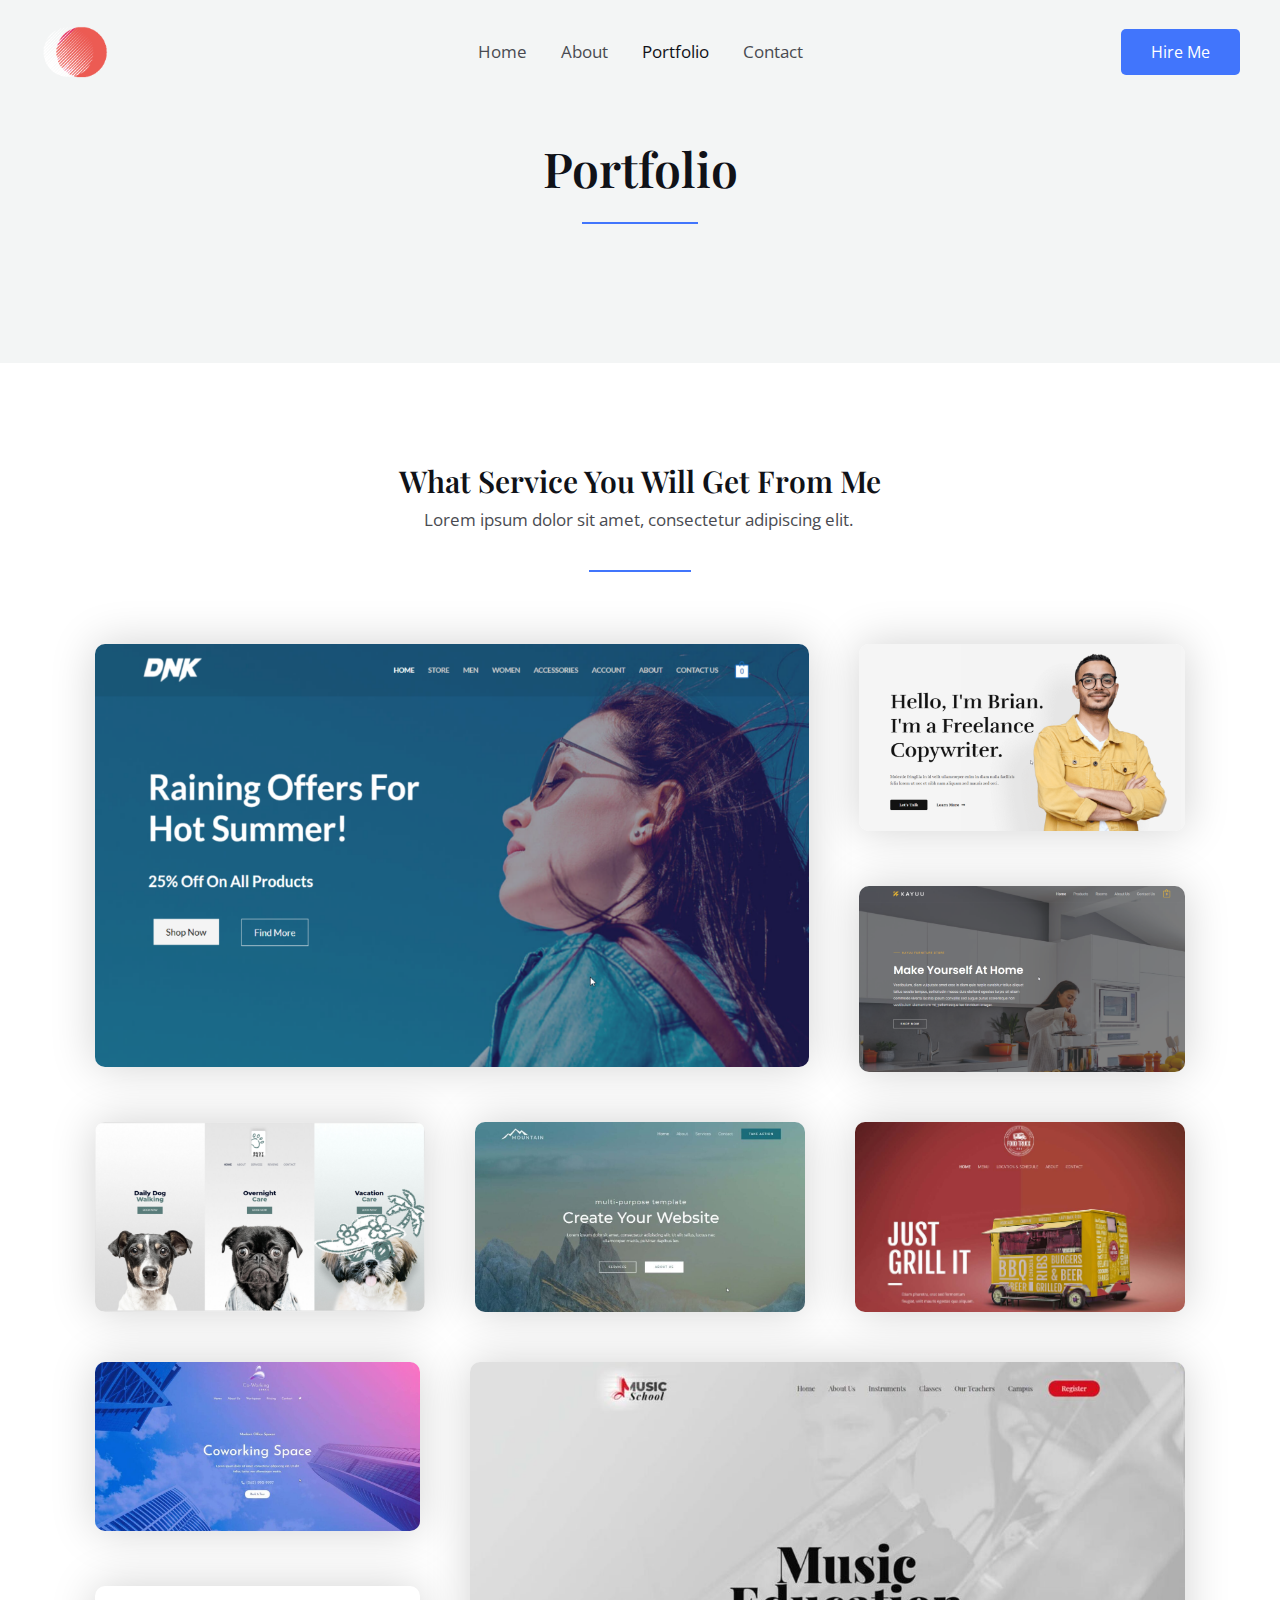
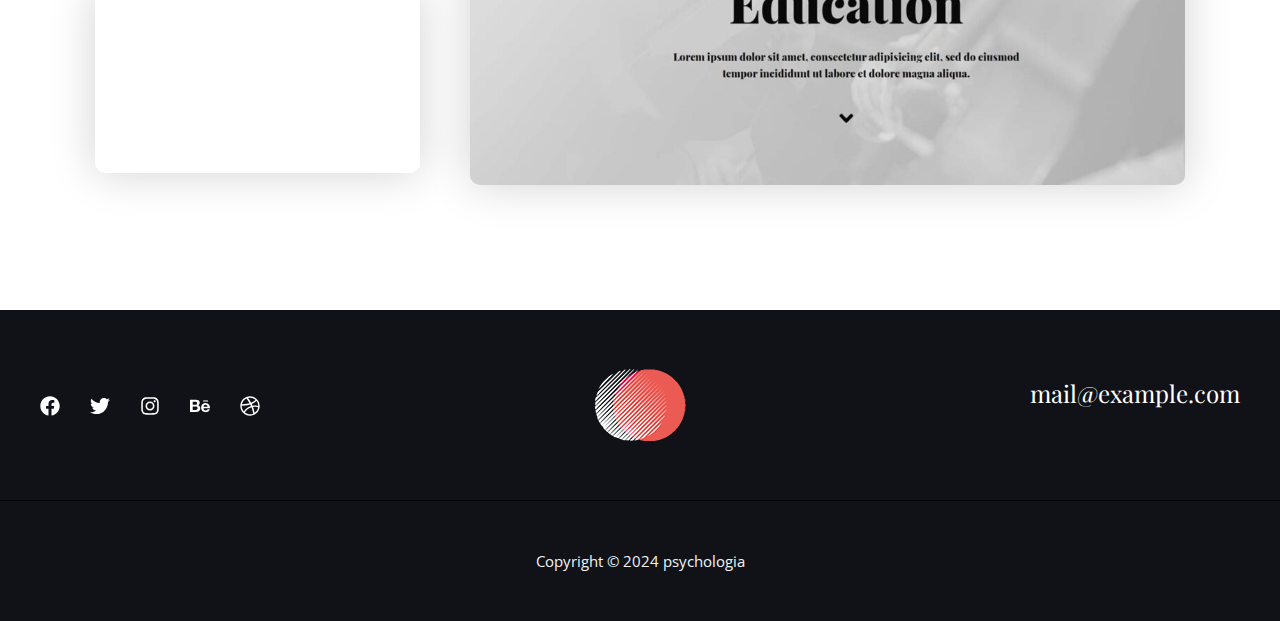
<file: portfolio/index.html>
<!DOCTYPE html>
<html lang="en-US">
<head>
<meta charset="UTF-8">
<meta name="viewport" content="width=device-width, initial-scale=1">
	 <link rel="profile" href="https://gmpg.org/xfn/11"> 
	 <title>Portfolio &#8211; psychologia</title>
<meta name="robots" content="max-image-preview:large">
<link rel="dns-prefetch" href="//fonts.googleapis.com">
<link rel="alternate" type="application/rss+xml" title="psychologia &raquo; Feed" href="/feed/">
<link rel="alternate" type="application/rss+xml" title="psychologia &raquo; Comments Feed" href="/comments/feed/">
<script>
window._wpemojiSettings = {"baseUrl":"https:\/\/s.w.org\/images\/core\/emoji\/14.0.0\/72x72\/","ext":".png","svgUrl":"https:\/\/s.w.org\/images\/core\/emoji\/14.0.0\/svg\/","svgExt":".svg","source":{"concatemoji":"\/wp-includes\/js\/wp-emoji-release.min.js?ver=6.4.3"}};
/*! This file is auto-generated */
!function(i,n){var o,s,e;function c(e){try{var t={supportTests:e,timestamp:(new Date).valueOf()};sessionStorage.setItem(o,JSON.stringify(t))}catch(e){}}function p(e,t,n){e.clearRect(0,0,e.canvas.width,e.canvas.height),e.fillText(t,0,0);var t=new Uint32Array(e.getImageData(0,0,e.canvas.width,e.canvas.height).data),r=(e.clearRect(0,0,e.canvas.width,e.canvas.height),e.fillText(n,0,0),new Uint32Array(e.getImageData(0,0,e.canvas.width,e.canvas.height).data));return t.every(function(e,t){return e===r[t]})}function u(e,t,n){switch(t){case"flag":return n(e,"🏳️‍⚧️","🏳️​⚧️")?!1:!n(e,"🇺🇳","🇺​🇳")&&!n(e,"🏴󠁧󠁢󠁥󠁮󠁧󠁿","🏴​󠁧​󠁢​󠁥​󠁮​󠁧​󠁿");case"emoji":return!n(e,"🫱🏻‍🫲🏿","🫱🏻​🫲🏿")}return!1}function f(e,t,n){var r="undefined"!=typeof WorkerGlobalScope&&self instanceof WorkerGlobalScope?new OffscreenCanvas(300,150):i.createElement("canvas"),a=r.getContext("2d",{willReadFrequently:!0}),o=(a.textBaseline="top",a.font="600 32px Arial",{});return e.forEach(function(e){o[e]=t(a,e,n)}),o}function t(e){var t=i.createElement("script");t.src=e,t.defer=!0,i.head.appendChild(t)}"undefined"!=typeof Promise&&(o="wpEmojiSettingsSupports",s=["flag","emoji"],n.supports={everything:!0,everythingExceptFlag:!0},e=new Promise(function(e){i.addEventListener("DOMContentLoaded",e,{once:!0})}),new Promise(function(t){var n=function(){try{var e=JSON.parse(sessionStorage.getItem(o));if("object"==typeof e&&"number"==typeof e.timestamp&&(new Date).valueOf()<e.timestamp+604800&&"object"==typeof e.supportTests)return e.supportTests}catch(e){}return null}();if(!n){if("undefined"!=typeof Worker&&"undefined"!=typeof OffscreenCanvas&&"undefined"!=typeof URL&&URL.createObjectURL&&"undefined"!=typeof Blob)try{var e="postMessage("+f.toString()+"("+[JSON.stringify(s),u.toString(),p.toString()].join(",")+"));",r=new Blob([e],{type:"text/javascript"}),a=new Worker(URL.createObjectURL(r),{name:"wpTestEmojiSupports"});return void(a.onmessage=function(e){c(n=e.data),a.terminate(),t(n)})}catch(e){}c(n=f(s,u,p))}t(n)}).then(function(e){for(var t in e)n.supports[t]=e[t],n.supports.everything=n.supports.everything&&n.supports[t],"flag"!==t&&(n.supports.everythingExceptFlag=n.supports.everythingExceptFlag&&n.supports[t]);n.supports.everythingExceptFlag=n.supports.everythingExceptFlag&&!n.supports.flag,n.DOMReady=!1,n.readyCallback=function(){n.DOMReady=!0}}).then(function(){return e}).then(function(){var e;n.supports.everything||(n.readyCallback(),(e=n.source||{}).concatemoji?t(e.concatemoji):e.wpemoji&&e.twemoji&&(t(e.twemoji),t(e.wpemoji)))}))}((window,document),window._wpemojiSettings);
</script>
<link rel="stylesheet" id="astra-theme-css-css" href="/wp-content/themes/astra/assets/css/minified/main.min.css?ver=4.6.8" media="all">
<style id="astra-theme-css-inline-css">:root{--ast-container-default-xlg-padding:6.67em;--ast-container-default-lg-padding:5.67em;--ast-container-default-slg-padding:4.34em;--ast-container-default-md-padding:3.34em;--ast-container-default-sm-padding:6.67em;--ast-container-default-xs-padding:2.4em;--ast-container-default-xxs-padding:1.4em;--ast-code-block-background:#EEEEEE;--ast-comment-inputs-background:#FAFAFA;--ast-normal-container-width:1200px;--ast-narrow-container-width:750px;--ast-blog-title-font-weight:normal;--ast-blog-meta-weight:inherit;}html{font-size:106.25%;}a,.page-title{color:var(--ast-global-color-2);}a:hover,a:focus{color:var(--ast-global-color-1);}body,button,input,select,textarea,.ast-button,.ast-custom-button{font-family:'Open Sans',sans-serif;font-weight:400;font-size:17px;font-size:1rem;line-height:var(--ast-body-line-height,1.65em);}blockquote{color:var(--ast-global-color-3);}h1,.entry-content h1,h2,.entry-content h2,h3,.entry-content h3,h4,.entry-content h4,h5,.entry-content h5,h6,.entry-content h6,.site-title,.site-title a{font-family:'Playfair Display',serif;font-weight:600;}.site-title{font-size:35px;font-size:2.0588235294118rem;display:none;}header .custom-logo-link img{max-width:70px;}.astra-logo-svg{width:70px;}.site-header .site-description{font-size:15px;font-size:0.88235294117647rem;display:none;}.entry-title{font-size:26px;font-size:1.5294117647059rem;}.archive .ast-article-post .ast-article-inner,.blog .ast-article-post .ast-article-inner,.archive .ast-article-post .ast-article-inner:hover,.blog .ast-article-post .ast-article-inner:hover{overflow:hidden;}h1,.entry-content h1{font-size:65px;font-size:3.8235294117647rem;font-weight:600;font-family:'Playfair Display',serif;line-height:1.4em;}h2,.entry-content h2{font-size:48px;font-size:2.8235294117647rem;font-weight:600;font-family:'Playfair Display',serif;line-height:1.3em;}h3,.entry-content h3{font-size:38px;font-size:2.2352941176471rem;font-weight:600;font-family:'Playfair Display',serif;line-height:1.3em;}h4,.entry-content h4{font-size:35px;font-size:2.0588235294118rem;line-height:1.2em;font-family:'Playfair Display',serif;}h5,.entry-content h5{font-size:30px;font-size:1.7647058823529rem;line-height:1.2em;font-family:'Playfair Display',serif;}h6,.entry-content h6{font-size:22px;font-size:1.2941176470588rem;line-height:1.25em;font-family:'Playfair Display',serif;}::selection{background-color:var(--ast-global-color-0);color:#ffffff;}body,h1,.entry-title a,.entry-content h1,h2,.entry-content h2,h3,.entry-content h3,h4,.entry-content h4,h5,.entry-content h5,h6,.entry-content h6{color:var(--ast-global-color-3);}.tagcloud a:hover,.tagcloud a:focus,.tagcloud a.current-item{color:#ffffff;border-color:var(--ast-global-color-2);background-color:var(--ast-global-color-2);}input:focus,input[type="text"]:focus,input[type="email"]:focus,input[type="url"]:focus,input[type="password"]:focus,input[type="reset"]:focus,input[type="search"]:focus,textarea:focus{border-color:var(--ast-global-color-2);}input[type="radio"]:checked,input[type=reset],input[type="checkbox"]:checked,input[type="checkbox"]:hover:checked,input[type="checkbox"]:focus:checked,input[type=range]::-webkit-slider-thumb{border-color:var(--ast-global-color-2);background-color:var(--ast-global-color-2);box-shadow:none;}.site-footer a:hover + .post-count,.site-footer a:focus + .post-count{background:var(--ast-global-color-2);border-color:var(--ast-global-color-2);}.single .nav-links .nav-previous,.single .nav-links .nav-next{color:var(--ast-global-color-2);}.entry-meta,.entry-meta *{line-height:1.45;color:var(--ast-global-color-2);}.entry-meta a:not(.ast-button):hover,.entry-meta a:not(.ast-button):hover *,.entry-meta a:not(.ast-button):focus,.entry-meta a:not(.ast-button):focus *,.page-links > .page-link,.page-links .page-link:hover,.post-navigation a:hover{color:var(--ast-global-color-1);}#cat option,.secondary .calendar_wrap thead a,.secondary .calendar_wrap thead a:visited{color:var(--ast-global-color-2);}.secondary .calendar_wrap #today,.ast-progress-val span{background:var(--ast-global-color-2);}.secondary a:hover + .post-count,.secondary a:focus + .post-count{background:var(--ast-global-color-2);border-color:var(--ast-global-color-2);}.calendar_wrap #today > a{color:#ffffff;}.page-links .page-link,.single .post-navigation a{color:var(--ast-global-color-2);}.ast-search-menu-icon .search-form button.search-submit{padding:0 4px;}.ast-search-menu-icon form.search-form{padding-right:0;}.ast-search-menu-icon.slide-search input.search-field{width:0;}.ast-header-search .ast-search-menu-icon.ast-dropdown-active .search-form,.ast-header-search .ast-search-menu-icon.ast-dropdown-active .search-field:focus{transition:all 0.2s;}.search-form input.search-field:focus{outline:none;}.wp-block-latest-posts > li > a{color:var(--ast-global-color-2);}.widget-title,.widget .wp-block-heading{font-size:24px;font-size:1.4117647058824rem;color:var(--ast-global-color-3);}.ast-search-menu-icon.slide-search a:focus-visible:focus-visible,.astra-search-icon:focus-visible,#close:focus-visible,a:focus-visible,.ast-menu-toggle:focus-visible,.site .skip-link:focus-visible,.wp-block-loginout input:focus-visible,.wp-block-search.wp-block-search__button-inside .wp-block-search__inside-wrapper,.ast-header-navigation-arrow:focus-visible,.woocommerce .wc-proceed-to-checkout > .checkout-button:focus-visible,.woocommerce .woocommerce-MyAccount-navigation ul li a:focus-visible,.ast-orders-table__row .ast-orders-table__cell:focus-visible,.woocommerce .woocommerce-order-details .order-again > .button:focus-visible,.woocommerce .woocommerce-message a.button.wc-forward:focus-visible,.woocommerce #minus_qty:focus-visible,.woocommerce #plus_qty:focus-visible,a#ast-apply-coupon:focus-visible,.woocommerce .woocommerce-info a:focus-visible,.woocommerce .astra-shop-summary-wrap a:focus-visible,.woocommerce a.wc-forward:focus-visible,#ast-apply-coupon:focus-visible,.woocommerce-js .woocommerce-mini-cart-item a.remove:focus-visible,#close:focus-visible,.button.search-submit:focus-visible,#search_submit:focus,.normal-search:focus-visible{outline-style:dotted;outline-color:inherit;outline-width:thin;}input:focus,input[type="text"]:focus,input[type="email"]:focus,input[type="url"]:focus,input[type="password"]:focus,input[type="reset"]:focus,input[type="search"]:focus,input[type="number"]:focus,textarea:focus,.wp-block-search__input:focus,[data-section="section-header-mobile-trigger"] .ast-button-wrap .ast-mobile-menu-trigger-minimal:focus,.ast-mobile-popup-drawer.active .menu-toggle-close:focus,.woocommerce-ordering select.orderby:focus,#ast-scroll-top:focus,#coupon_code:focus,.woocommerce-page #comment:focus,.woocommerce #reviews #respond input#submit:focus,.woocommerce a.add_to_cart_button:focus,.woocommerce .button.single_add_to_cart_button:focus,.woocommerce .woocommerce-cart-form button:focus,.woocommerce .woocommerce-cart-form__cart-item .quantity .qty:focus,.woocommerce .woocommerce-billing-fields .woocommerce-billing-fields__field-wrapper .woocommerce-input-wrapper > .input-text:focus,.woocommerce #order_comments:focus,.woocommerce #place_order:focus,.woocommerce .woocommerce-address-fields .woocommerce-address-fields__field-wrapper .woocommerce-input-wrapper > .input-text:focus,.woocommerce .woocommerce-MyAccount-content form button:focus,.woocommerce .woocommerce-MyAccount-content .woocommerce-EditAccountForm .woocommerce-form-row .woocommerce-Input.input-text:focus,.woocommerce .ast-woocommerce-container .woocommerce-pagination ul.page-numbers li a:focus,body #content .woocommerce form .form-row .select2-container--default .select2-selection--single:focus,#ast-coupon-code:focus,.woocommerce.woocommerce-js .quantity input[type=number]:focus,.woocommerce-js .woocommerce-mini-cart-item .quantity input[type=number]:focus,.woocommerce p#ast-coupon-trigger:focus{border-style:dotted;border-color:inherit;border-width:thin;}input{outline:none;}.ast-logo-title-inline .site-logo-img{padding-right:1em;}.site-logo-img img{ transition:all 0.2s linear;}body .ast-oembed-container *{position:absolute;top:0;width:100%;height:100%;left:0;}body .wp-block-embed-pocket-casts .ast-oembed-container *{position:unset;}.ast-single-post-featured-section + article {margin-top: 2em;}.site-content .ast-single-post-featured-section img {width: 100%;overflow: hidden;object-fit: cover;}.site > .ast-single-related-posts-container {margin-top: 0;}@media (min-width: 922px) {.ast-desktop .ast-container--narrow {max-width: var(--ast-narrow-container-width);margin: 0 auto;}}.ast-page-builder-template .hentry {margin: 0;}.ast-page-builder-template .site-content > .ast-container {max-width: 100%;padding: 0;}.ast-page-builder-template .site .site-content #primary {padding: 0;margin: 0;}.ast-page-builder-template .no-results {text-align: center;margin: 4em auto;}.ast-page-builder-template .ast-pagination {padding: 2em;}.ast-page-builder-template .entry-header.ast-no-title.ast-no-thumbnail {margin-top: 0;}.ast-page-builder-template .entry-header.ast-header-without-markup {margin-top: 0;margin-bottom: 0;}.ast-page-builder-template .entry-header.ast-no-title.ast-no-meta {margin-bottom: 0;}.ast-page-builder-template.single .post-navigation {padding-bottom: 2em;}.ast-page-builder-template.single-post .site-content > .ast-container {max-width: 100%;}.ast-page-builder-template .entry-header {margin-top: 4em;margin-left: auto;margin-right: auto;padding-left: 20px;padding-right: 20px;}.single.ast-page-builder-template .entry-header {padding-left: 20px;padding-right: 20px;}.ast-page-builder-template .ast-archive-description {margin: 4em auto 0;padding-left: 20px;padding-right: 20px;}.ast-page-builder-template.ast-no-sidebar .entry-content .alignwide {margin-left: 0;margin-right: 0;}@media (max-width:921px){#ast-desktop-header{display:none;}}@media (min-width:922px){#ast-mobile-header{display:none;}}.wp-block-buttons.aligncenter{justify-content:center;}@media (max-width:921px){.ast-theme-transparent-header #primary,.ast-theme-transparent-header #secondary{padding:0;}}@media (max-width:921px){.ast-plain-container.ast-no-sidebar #primary{padding:0;}}.ast-plain-container.ast-no-sidebar #primary{margin-top:0;margin-bottom:0;}.wp-block-buttons .wp-block-button.is-style-outline .wp-block-button__link.wp-element-button,.ast-outline-button,.wp-block-uagb-buttons-child .uagb-buttons-repeater.ast-outline-button{border-color:var(--ast-global-color-0);border-top-width:2px;border-right-width:2px;border-bottom-width:2px;border-left-width:2px;font-family:inherit;font-weight:inherit;font-size:16px;font-size:0.94117647058824rem;line-height:1em;border-top-left-radius:5px;border-top-right-radius:5px;border-bottom-right-radius:5px;border-bottom-left-radius:5px;}.wp-block-button.is-style-outline .wp-block-button__link:hover,.wp-block-buttons .wp-block-button.is-style-outline .wp-block-button__link:focus,.wp-block-buttons .wp-block-button.is-style-outline > .wp-block-button__link:not(.has-text-color):hover,.wp-block-buttons .wp-block-button.wp-block-button__link.is-style-outline:not(.has-text-color):hover,.ast-outline-button:hover,.ast-outline-button:focus,.wp-block-uagb-buttons-child .uagb-buttons-repeater.ast-outline-button:hover,.wp-block-uagb-buttons-child .uagb-buttons-repeater.ast-outline-button:focus{background-color:var(--ast-global-color-1);}.wp-block-button .wp-block-button__link.wp-element-button.is-style-outline:not(.has-background),.wp-block-button.is-style-outline>.wp-block-button__link.wp-element-button:not(.has-background),.ast-outline-button{background-color:var(--ast-global-color-0);}.entry-content[ast-blocks-layout] > figure{margin-bottom:1em;}@media (max-width:921px){.ast-separate-container #primary,.ast-separate-container #secondary{padding:1.5em 0;}#primary,#secondary{padding:1.5em 0;margin:0;}.ast-left-sidebar #content > .ast-container{display:flex;flex-direction:column-reverse;width:100%;}.ast-separate-container .ast-article-post,.ast-separate-container .ast-article-single{padding:1.5em 2.14em;}.ast-author-box img.avatar{margin:20px 0 0 0;}}@media (min-width:922px){.ast-separate-container.ast-right-sidebar #primary,.ast-separate-container.ast-left-sidebar #primary{border:0;}.search-no-results.ast-separate-container #primary{margin-bottom:4em;}}.elementor-button-wrapper .elementor-button{border-style:solid;text-decoration:none;border-top-width:0px;border-right-width:0px;border-left-width:0px;border-bottom-width:0px;}body .elementor-button.elementor-size-sm,body .elementor-button.elementor-size-xs,body .elementor-button.elementor-size-md,body .elementor-button.elementor-size-lg,body .elementor-button.elementor-size-xl,body .elementor-button{border-top-left-radius:5px;border-top-right-radius:5px;border-bottom-right-radius:5px;border-bottom-left-radius:5px;padding-top:15px;padding-right:30px;padding-bottom:15px;padding-left:30px;}.elementor-button-wrapper .elementor-button{border-color:var(--ast-global-color-0);background-color:var(--ast-global-color-0);}.elementor-button-wrapper .elementor-button:hover,.elementor-button-wrapper .elementor-button:focus{color:var(--ast-global-color-5);background-color:var(--ast-global-color-1);border-color:var(--ast-global-color-1);}.wp-block-button .wp-block-button__link ,.elementor-button-wrapper .elementor-button,.elementor-button-wrapper .elementor-button:visited{color:var(--ast-global-color-5);}.elementor-button-wrapper .elementor-button{font-size:16px;font-size:0.94117647058824rem;line-height:1em;}body .elementor-button.elementor-size-sm,body .elementor-button.elementor-size-xs,body .elementor-button.elementor-size-md,body .elementor-button.elementor-size-lg,body .elementor-button.elementor-size-xl,body .elementor-button{font-size:16px;font-size:0.94117647058824rem;}.wp-block-button .wp-block-button__link:hover,.wp-block-button .wp-block-button__link:focus{color:var(--ast-global-color-5);background-color:var(--ast-global-color-1);border-color:var(--ast-global-color-1);}.elementor-widget-heading h1.elementor-heading-title{line-height:1.4em;}.elementor-widget-heading h2.elementor-heading-title{line-height:1.3em;}.elementor-widget-heading h3.elementor-heading-title{line-height:1.3em;}.elementor-widget-heading h4.elementor-heading-title{line-height:1.2em;}.elementor-widget-heading h5.elementor-heading-title{line-height:1.2em;}.elementor-widget-heading h6.elementor-heading-title{line-height:1.25em;}.wp-block-button .wp-block-button__link,.wp-block-search .wp-block-search__button,body .wp-block-file .wp-block-file__button{border-style:solid;border-top-width:0px;border-right-width:0px;border-left-width:0px;border-bottom-width:0px;border-color:var(--ast-global-color-0);background-color:var(--ast-global-color-0);color:var(--ast-global-color-5);font-family:inherit;font-weight:inherit;line-height:1em;font-size:16px;font-size:0.94117647058824rem;border-top-left-radius:5px;border-top-right-radius:5px;border-bottom-right-radius:5px;border-bottom-left-radius:5px;padding-top:15px;padding-right:30px;padding-bottom:15px;padding-left:30px;}.menu-toggle,button,.ast-button,.ast-custom-button,.button,input#submit,input[type="button"],input[type="submit"],input[type="reset"],form[CLASS*="wp-block-search__"].wp-block-search .wp-block-search__inside-wrapper .wp-block-search__button,body .wp-block-file .wp-block-file__button,.woocommerce-js a.button,.woocommerce button.button,.woocommerce .woocommerce-message a.button,.woocommerce #respond input#submit.alt,.woocommerce input.button.alt,.woocommerce input.button,.woocommerce input.button:disabled,.woocommerce input.button:disabled[disabled],.woocommerce input.button:disabled:hover,.woocommerce input.button:disabled[disabled]:hover,.woocommerce #respond input#submit,.woocommerce button.button.alt.disabled,.wc-block-grid__products .wc-block-grid__product .wp-block-button__link,.wc-block-grid__product-onsale,[CLASS*="wc-block"] button,.woocommerce-js .astra-cart-drawer .astra-cart-drawer-content .woocommerce-mini-cart__buttons .button:not(.checkout):not(.ast-continue-shopping),.woocommerce-js .astra-cart-drawer .astra-cart-drawer-content .woocommerce-mini-cart__buttons a.checkout,.woocommerce button.button.alt.disabled.wc-variation-selection-needed,[CLASS*="wc-block"] .wc-block-components-button{border-style:solid;border-top-width:0px;border-right-width:0px;border-left-width:0px;border-bottom-width:0px;color:var(--ast-global-color-5);border-color:var(--ast-global-color-0);background-color:var(--ast-global-color-0);padding-top:15px;padding-right:30px;padding-bottom:15px;padding-left:30px;font-family:inherit;font-weight:inherit;font-size:16px;font-size:0.94117647058824rem;line-height:1em;border-top-left-radius:5px;border-top-right-radius:5px;border-bottom-right-radius:5px;border-bottom-left-radius:5px;}button:focus,.menu-toggle:hover,button:hover,.ast-button:hover,.ast-custom-button:hover .button:hover,.ast-custom-button:hover ,input[type=reset]:hover,input[type=reset]:focus,input#submit:hover,input#submit:focus,input[type="button"]:hover,input[type="button"]:focus,input[type="submit"]:hover,input[type="submit"]:focus,form[CLASS*="wp-block-search__"].wp-block-search .wp-block-search__inside-wrapper .wp-block-search__button:hover,form[CLASS*="wp-block-search__"].wp-block-search .wp-block-search__inside-wrapper .wp-block-search__button:focus,body .wp-block-file .wp-block-file__button:hover,body .wp-block-file .wp-block-file__button:focus,.woocommerce-js a.button:hover,.woocommerce button.button:hover,.woocommerce .woocommerce-message a.button:hover,.woocommerce #respond input#submit:hover,.woocommerce #respond input#submit.alt:hover,.woocommerce input.button.alt:hover,.woocommerce input.button:hover,.woocommerce button.button.alt.disabled:hover,.wc-block-grid__products .wc-block-grid__product .wp-block-button__link:hover,[CLASS*="wc-block"] button:hover,.woocommerce-js .astra-cart-drawer .astra-cart-drawer-content .woocommerce-mini-cart__buttons .button:not(.checkout):not(.ast-continue-shopping):hover,.woocommerce-js .astra-cart-drawer .astra-cart-drawer-content .woocommerce-mini-cart__buttons a.checkout:hover,.woocommerce button.button.alt.disabled.wc-variation-selection-needed:hover,[CLASS*="wc-block"] .wc-block-components-button:hover,[CLASS*="wc-block"] .wc-block-components-button:focus{color:var(--ast-global-color-5);background-color:var(--ast-global-color-1);border-color:var(--ast-global-color-1);}@media (max-width:921px){.ast-mobile-header-stack .main-header-bar .ast-search-menu-icon{display:inline-block;}.ast-header-break-point.ast-header-custom-item-outside .ast-mobile-header-stack .main-header-bar .ast-search-icon{margin:0;}.ast-comment-avatar-wrap img{max-width:2.5em;}.ast-comment-meta{padding:0 1.8888em 1.3333em;}.ast-separate-container .ast-comment-list li.depth-1{padding:1.5em 2.14em;}.ast-separate-container .comment-respond{padding:2em 2.14em;}}@media (min-width:544px){.ast-container{max-width:100%;}}@media (max-width:544px){.ast-separate-container .ast-article-post,.ast-separate-container .ast-article-single,.ast-separate-container .comments-title,.ast-separate-container .ast-archive-description{padding:1.5em 1em;}.ast-separate-container #content .ast-container{padding-left:0.54em;padding-right:0.54em;}.ast-separate-container .ast-comment-list .bypostauthor{padding:.5em;}.ast-search-menu-icon.ast-dropdown-active .search-field{width:170px;}}body,.ast-separate-container{background-color:var(--ast-global-color-4);;background-image:none;;}@media (max-width:921px){.site-title{display:none;}.site-header .site-description{display:none;}h1,.entry-content h1{font-size:30px;}h2,.entry-content h2{font-size:25px;}h3,.entry-content h3{font-size:20px;}.astra-logo-svg{width:120px;}header .custom-logo-link img,.ast-header-break-point .site-logo-img .custom-mobile-logo-link img{max-width:120px;}}@media (max-width:544px){.site-title{display:none;}.site-header .site-description{display:none;}h1,.entry-content h1{font-size:30px;}h2,.entry-content h2{font-size:25px;}h3,.entry-content h3{font-size:20px;}header .custom-logo-link img,.ast-header-break-point .site-branding img,.ast-header-break-point .custom-logo-link img{max-width:100px;}.astra-logo-svg{width:100px;}.ast-header-break-point .site-logo-img .custom-mobile-logo-link img{max-width:100px;}}@media (max-width:921px){html{font-size:96.9%;}}@media (max-width:544px){html{font-size:96.9%;}}@media (min-width:922px){.ast-container{max-width:1240px;}}@media (min-width:922px){.site-content .ast-container{display:flex;}}@media (max-width:921px){.site-content .ast-container{flex-direction:column;}}@media (min-width:922px){.main-header-menu .sub-menu .menu-item.ast-left-align-sub-menu:hover > .sub-menu,.main-header-menu .sub-menu .menu-item.ast-left-align-sub-menu.focus > .sub-menu{margin-left:-0px;}}.ast-theme-transparent-header [data-section="section-header-mobile-trigger"] .ast-button-wrap .ast-mobile-menu-trigger-minimal{background:transparent;}.site .comments-area{padding-bottom:3em;}.wp-block-file {display: flex;align-items: center;flex-wrap: wrap;justify-content: space-between;}.wp-block-pullquote {border: none;}.wp-block-pullquote blockquote::before {content: "\201D";font-family: "Helvetica",sans-serif;display: flex;transform: rotate( 180deg );font-size: 6rem;font-style: normal;line-height: 1;font-weight: bold;align-items: center;justify-content: center;}.has-text-align-right > blockquote::before {justify-content: flex-start;}.has-text-align-left > blockquote::before {justify-content: flex-end;}figure.wp-block-pullquote.is-style-solid-color blockquote {max-width: 100%;text-align: inherit;}html body {--wp--custom--ast-default-block-top-padding: 3em;--wp--custom--ast-default-block-right-padding: 3em;--wp--custom--ast-default-block-bottom-padding: 3em;--wp--custom--ast-default-block-left-padding: 3em;--wp--custom--ast-container-width: 1200px;--wp--custom--ast-content-width-size: 1200px;--wp--custom--ast-wide-width-size: calc(1200px + var(--wp--custom--ast-default-block-left-padding) + var(--wp--custom--ast-default-block-right-padding));}.ast-narrow-container {--wp--custom--ast-content-width-size: 750px;--wp--custom--ast-wide-width-size: 750px;}@media(max-width: 921px) {html body {--wp--custom--ast-default-block-top-padding: 3em;--wp--custom--ast-default-block-right-padding: 2em;--wp--custom--ast-default-block-bottom-padding: 3em;--wp--custom--ast-default-block-left-padding: 2em;}}@media(max-width: 544px) {html body {--wp--custom--ast-default-block-top-padding: 3em;--wp--custom--ast-default-block-right-padding: 1.5em;--wp--custom--ast-default-block-bottom-padding: 3em;--wp--custom--ast-default-block-left-padding: 1.5em;}}.entry-content > .wp-block-group,.entry-content > .wp-block-cover,.entry-content > .wp-block-columns {padding-top: var(--wp--custom--ast-default-block-top-padding);padding-right: var(--wp--custom--ast-default-block-right-padding);padding-bottom: var(--wp--custom--ast-default-block-bottom-padding);padding-left: var(--wp--custom--ast-default-block-left-padding);}.ast-plain-container.ast-no-sidebar .entry-content > .alignfull,.ast-page-builder-template .ast-no-sidebar .entry-content > .alignfull {margin-left: calc( -50vw + 50%);margin-right: calc( -50vw + 50%);max-width: 100vw;width: 100vw;}.ast-plain-container.ast-no-sidebar .entry-content .alignfull .alignfull,.ast-page-builder-template.ast-no-sidebar .entry-content .alignfull .alignfull,.ast-plain-container.ast-no-sidebar .entry-content .alignfull .alignwide,.ast-page-builder-template.ast-no-sidebar .entry-content .alignfull .alignwide,.ast-plain-container.ast-no-sidebar .entry-content .alignwide .alignfull,.ast-page-builder-template.ast-no-sidebar .entry-content .alignwide .alignfull,.ast-plain-container.ast-no-sidebar .entry-content .alignwide .alignwide,.ast-page-builder-template.ast-no-sidebar .entry-content .alignwide .alignwide,.ast-plain-container.ast-no-sidebar .entry-content .wp-block-column .alignfull,.ast-page-builder-template.ast-no-sidebar .entry-content .wp-block-column .alignfull,.ast-plain-container.ast-no-sidebar .entry-content .wp-block-column .alignwide,.ast-page-builder-template.ast-no-sidebar .entry-content .wp-block-column .alignwide {margin-left: auto;margin-right: auto;width: 100%;}[ast-blocks-layout] .wp-block-separator:not(.is-style-dots) {height: 0;}[ast-blocks-layout] .wp-block-separator {margin: 20px auto;}[ast-blocks-layout] .wp-block-separator:not(.is-style-wide):not(.is-style-dots) {max-width: 100px;}[ast-blocks-layout] .wp-block-separator.has-background {padding: 0;}.entry-content[ast-blocks-layout] > * {max-width: var(--wp--custom--ast-content-width-size);margin-left: auto;margin-right: auto;}.entry-content[ast-blocks-layout] > .alignwide {max-width: var(--wp--custom--ast-wide-width-size);}.entry-content[ast-blocks-layout] .alignfull {max-width: none;}.entry-content .wp-block-columns {margin-bottom: 0;}blockquote {margin: 1.5em;border-color: rgba(0,0,0,0.05);}.wp-block-quote:not(.has-text-align-right):not(.has-text-align-center) {border-left: 5px solid rgba(0,0,0,0.05);}.has-text-align-right > blockquote,blockquote.has-text-align-right {border-right: 5px solid rgba(0,0,0,0.05);}.has-text-align-left > blockquote,blockquote.has-text-align-left {border-left: 5px solid rgba(0,0,0,0.05);}.wp-block-site-tagline,.wp-block-latest-posts .read-more {margin-top: 15px;}.wp-block-loginout p label {display: block;}.wp-block-loginout p:not(.login-remember):not(.login-submit) input {width: 100%;}.wp-block-loginout input:focus {border-color: transparent;}.wp-block-loginout input:focus {outline: thin dotted;}.entry-content .wp-block-media-text .wp-block-media-text__content {padding: 0 0 0 8%;}.entry-content .wp-block-media-text.has-media-on-the-right .wp-block-media-text__content {padding: 0 8% 0 0;}.entry-content .wp-block-media-text.has-background .wp-block-media-text__content {padding: 8%;}.entry-content .wp-block-cover:not([class*="background-color"]) .wp-block-cover__inner-container,.entry-content .wp-block-cover:not([class*="background-color"]) .wp-block-cover-image-text,.entry-content .wp-block-cover:not([class*="background-color"]) .wp-block-cover-text,.entry-content .wp-block-cover-image:not([class*="background-color"]) .wp-block-cover__inner-container,.entry-content .wp-block-cover-image:not([class*="background-color"]) .wp-block-cover-image-text,.entry-content .wp-block-cover-image:not([class*="background-color"]) .wp-block-cover-text {color: var(--ast-global-color-5);}.wp-block-loginout .login-remember input {width: 1.1rem;height: 1.1rem;margin: 0 5px 4px 0;vertical-align: middle;}.wp-block-latest-posts > li > *:first-child,.wp-block-latest-posts:not(.is-grid) > li:first-child {margin-top: 0;}.wp-block-search__inside-wrapper .wp-block-search__input {padding: 0 10px;color: var(--ast-global-color-3);background: var(--ast-global-color-5);border-color: var(--ast-border-color);}.wp-block-latest-posts .read-more {margin-bottom: 1.5em;}.wp-block-search__no-button .wp-block-search__inside-wrapper .wp-block-search__input {padding-top: 5px;padding-bottom: 5px;}.wp-block-latest-posts .wp-block-latest-posts__post-date,.wp-block-latest-posts .wp-block-latest-posts__post-author {font-size: 1rem;}.wp-block-latest-posts > li > *,.wp-block-latest-posts:not(.is-grid) > li {margin-top: 12px;margin-bottom: 12px;}.ast-page-builder-template .entry-content[ast-blocks-layout] > *,.ast-page-builder-template .entry-content[ast-blocks-layout] > .alignfull > * {max-width: none;}.ast-page-builder-template .entry-content[ast-blocks-layout] > .alignwide > * {max-width: var(--wp--custom--ast-wide-width-size);}.ast-page-builder-template .entry-content[ast-blocks-layout] > .inherit-container-width > *,.ast-page-builder-template .entry-content[ast-blocks-layout] > * > *,.entry-content[ast-blocks-layout] > .wp-block-cover .wp-block-cover__inner-container {max-width: var(--wp--custom--ast-content-width-size);margin-left: auto;margin-right: auto;}.entry-content[ast-blocks-layout] .wp-block-cover:not(.alignleft):not(.alignright) {width: auto;}@media(max-width: 1200px) {.ast-separate-container .entry-content > .alignfull,.ast-separate-container .entry-content[ast-blocks-layout] > .alignwide,.ast-plain-container .entry-content[ast-blocks-layout] > .alignwide,.ast-plain-container .entry-content .alignfull {margin-left: calc(-1 * min(var(--ast-container-default-xlg-padding),20px)) ;margin-right: calc(-1 * min(var(--ast-container-default-xlg-padding),20px));}}@media(min-width: 1201px) {.ast-separate-container .entry-content > .alignfull {margin-left: calc(-1 * var(--ast-container-default-xlg-padding) );margin-right: calc(-1 * var(--ast-container-default-xlg-padding) );}.ast-separate-container .entry-content[ast-blocks-layout] > .alignwide,.ast-plain-container .entry-content[ast-blocks-layout] > .alignwide {margin-left: calc(-1 * var(--wp--custom--ast-default-block-left-padding) );margin-right: calc(-1 * var(--wp--custom--ast-default-block-right-padding) );}}@media(min-width: 921px) {.ast-separate-container .entry-content .wp-block-group.alignwide:not(.inherit-container-width) > :where(:not(.alignleft):not(.alignright)),.ast-plain-container .entry-content .wp-block-group.alignwide:not(.inherit-container-width) > :where(:not(.alignleft):not(.alignright)) {max-width: calc( var(--wp--custom--ast-content-width-size) + 80px );}.ast-plain-container.ast-right-sidebar .entry-content[ast-blocks-layout] .alignfull,.ast-plain-container.ast-left-sidebar .entry-content[ast-blocks-layout] .alignfull {margin-left: -60px;margin-right: -60px;}}@media(min-width: 544px) {.entry-content > .alignleft {margin-right: 20px;}.entry-content > .alignright {margin-left: 20px;}}@media (max-width:544px){.wp-block-columns .wp-block-column:not(:last-child){margin-bottom:20px;}.wp-block-latest-posts{margin:0;}}@media( max-width: 600px ) {.entry-content .wp-block-media-text .wp-block-media-text__content,.entry-content .wp-block-media-text.has-media-on-the-right .wp-block-media-text__content {padding: 8% 0 0;}.entry-content .wp-block-media-text.has-background .wp-block-media-text__content {padding: 8%;}}.ast-page-builder-template .entry-header {padding-left: 0;}.ast-narrow-container .site-content .wp-block-uagb-image--align-full .wp-block-uagb-image__figure {max-width: 100%;margin-left: auto;margin-right: auto;}:root .has-ast-global-color-0-color{color:var(--ast-global-color-0);}:root .has-ast-global-color-0-background-color{background-color:var(--ast-global-color-0);}:root .wp-block-button .has-ast-global-color-0-color{color:var(--ast-global-color-0);}:root .wp-block-button .has-ast-global-color-0-background-color{background-color:var(--ast-global-color-0);}:root .has-ast-global-color-1-color{color:var(--ast-global-color-1);}:root .has-ast-global-color-1-background-color{background-color:var(--ast-global-color-1);}:root .wp-block-button .has-ast-global-color-1-color{color:var(--ast-global-color-1);}:root .wp-block-button .has-ast-global-color-1-background-color{background-color:var(--ast-global-color-1);}:root .has-ast-global-color-2-color{color:var(--ast-global-color-2);}:root .has-ast-global-color-2-background-color{background-color:var(--ast-global-color-2);}:root .wp-block-button .has-ast-global-color-2-color{color:var(--ast-global-color-2);}:root .wp-block-button .has-ast-global-color-2-background-color{background-color:var(--ast-global-color-2);}:root .has-ast-global-color-3-color{color:var(--ast-global-color-3);}:root .has-ast-global-color-3-background-color{background-color:var(--ast-global-color-3);}:root .wp-block-button .has-ast-global-color-3-color{color:var(--ast-global-color-3);}:root .wp-block-button .has-ast-global-color-3-background-color{background-color:var(--ast-global-color-3);}:root .has-ast-global-color-4-color{color:var(--ast-global-color-4);}:root .has-ast-global-color-4-background-color{background-color:var(--ast-global-color-4);}:root .wp-block-button .has-ast-global-color-4-color{color:var(--ast-global-color-4);}:root .wp-block-button .has-ast-global-color-4-background-color{background-color:var(--ast-global-color-4);}:root .has-ast-global-color-5-color{color:var(--ast-global-color-5);}:root .has-ast-global-color-5-background-color{background-color:var(--ast-global-color-5);}:root .wp-block-button .has-ast-global-color-5-color{color:var(--ast-global-color-5);}:root .wp-block-button .has-ast-global-color-5-background-color{background-color:var(--ast-global-color-5);}:root .has-ast-global-color-6-color{color:var(--ast-global-color-6);}:root .has-ast-global-color-6-background-color{background-color:var(--ast-global-color-6);}:root .wp-block-button .has-ast-global-color-6-color{color:var(--ast-global-color-6);}:root .wp-block-button .has-ast-global-color-6-background-color{background-color:var(--ast-global-color-6);}:root .has-ast-global-color-7-color{color:var(--ast-global-color-7);}:root .has-ast-global-color-7-background-color{background-color:var(--ast-global-color-7);}:root .wp-block-button .has-ast-global-color-7-color{color:var(--ast-global-color-7);}:root .wp-block-button .has-ast-global-color-7-background-color{background-color:var(--ast-global-color-7);}:root .has-ast-global-color-8-color{color:var(--ast-global-color-8);}:root .has-ast-global-color-8-background-color{background-color:var(--ast-global-color-8);}:root .wp-block-button .has-ast-global-color-8-color{color:var(--ast-global-color-8);}:root .wp-block-button .has-ast-global-color-8-background-color{background-color:var(--ast-global-color-8);}:root{--ast-global-color-0:#4175FC;--ast-global-color-1:#084AF3;--ast-global-color-2:#101218;--ast-global-color-3:#494B51;--ast-global-color-4:#F3F5F5;--ast-global-color-5:#FFFFFF;--ast-global-color-6:#000000;--ast-global-color-7:#4B4F58;--ast-global-color-8:#F6F7F8;}:root {--ast-border-color : #dddddd;}.ast-single-entry-banner {-js-display: flex;display: flex;flex-direction: column;justify-content: center;text-align: center;position: relative;background: #eeeeee;}.ast-single-entry-banner[data-banner-layout="layout-1"] {max-width: 1200px;background: inherit;padding: 20px 0;}.ast-single-entry-banner[data-banner-width-type="custom"] {margin: 0 auto;width: 100%;}.ast-single-entry-banner + .site-content .entry-header {margin-bottom: 0;}.site .ast-author-avatar {--ast-author-avatar-size: ;}a.ast-underline-text {text-decoration: underline;}.ast-container > .ast-terms-link {position: relative;display: block;}a.ast-button.ast-badge-tax {padding: 4px 8px;border-radius: 3px;font-size: inherit;}header.entry-header > *:not(:last-child){margin-bottom:10px;}.ast-archive-entry-banner {-js-display: flex;display: flex;flex-direction: column;justify-content: center;text-align: center;position: relative;background: #eeeeee;}.ast-archive-entry-banner[data-banner-width-type="custom"] {margin: 0 auto;width: 100%;}.ast-archive-entry-banner[data-banner-layout="layout-1"] {background: inherit;padding: 20px 0;text-align: left;}body.archive .ast-archive-description{max-width:1200px;width:100%;text-align:left;padding-top:3em;padding-right:3em;padding-bottom:3em;padding-left:3em;}body.archive .ast-archive-description .ast-archive-title,body.archive .ast-archive-description .ast-archive-title *{font-size:40px;font-size:2.3529411764706rem;}body.archive .ast-archive-description > *:not(:last-child){margin-bottom:10px;}@media (max-width:921px){body.archive .ast-archive-description{text-align:left;}}@media (max-width:544px){body.archive .ast-archive-description{text-align:left;}}.ast-theme-transparent-header #masthead .site-logo-img .transparent-custom-logo .astra-logo-svg{width:70px;}.ast-theme-transparent-header #masthead .site-logo-img .transparent-custom-logo img{ max-width:70px;}@media (max-width:921px){.ast-theme-transparent-header #masthead .site-logo-img .transparent-custom-logo .astra-logo-svg{width:70px;}.ast-theme-transparent-header #masthead .site-logo-img .transparent-custom-logo img{ max-width:70px;}}@media (max-width:543px){.ast-theme-transparent-header #masthead .site-logo-img .transparent-custom-logo .astra-logo-svg{width:60px;}.ast-theme-transparent-header #masthead .site-logo-img .transparent-custom-logo img{ max-width:60px;}}@media (min-width:921px){.ast-theme-transparent-header #masthead{position:absolute;left:0;right:0;}.ast-theme-transparent-header .main-header-bar,.ast-theme-transparent-header.ast-header-break-point .main-header-bar{background:none;}body.elementor-editor-active.ast-theme-transparent-header #masthead,.fl-builder-edit .ast-theme-transparent-header #masthead,body.vc_editor.ast-theme-transparent-header #masthead,body.brz-ed.ast-theme-transparent-header #masthead{z-index:0;}.ast-header-break-point.ast-replace-site-logo-transparent.ast-theme-transparent-header .custom-mobile-logo-link{display:none;}.ast-header-break-point.ast-replace-site-logo-transparent.ast-theme-transparent-header .transparent-custom-logo{display:inline-block;}.ast-theme-transparent-header .ast-above-header,.ast-theme-transparent-header .ast-above-header.ast-above-header-bar{background-image:none;background-color:transparent;}.ast-theme-transparent-header .ast-below-header{background-image:none;background-color:transparent;}}.ast-theme-transparent-header .ast-builder-menu .main-header-menu,.ast-theme-transparent-header .ast-builder-menu .main-header-menu .menu-link,.ast-theme-transparent-header [CLASS*="ast-builder-menu-"] .main-header-menu .menu-item > .menu-link,.ast-theme-transparent-header .ast-masthead-custom-menu-items,.ast-theme-transparent-header .ast-masthead-custom-menu-items a,.ast-theme-transparent-header .ast-builder-menu .main-header-menu .menu-item > .ast-menu-toggle,.ast-theme-transparent-header .ast-builder-menu .main-header-menu .menu-item > .ast-menu-toggle,.ast-theme-transparent-header .ast-above-header-navigation a,.ast-header-break-point.ast-theme-transparent-header .ast-above-header-navigation a,.ast-header-break-point.ast-theme-transparent-header .ast-above-header-navigation > ul.ast-above-header-menu > .menu-item-has-children:not(.current-menu-item) > .ast-menu-toggle,.ast-theme-transparent-header .ast-below-header-menu,.ast-theme-transparent-header .ast-below-header-menu a,.ast-header-break-point.ast-theme-transparent-header .ast-below-header-menu a,.ast-header-break-point.ast-theme-transparent-header .ast-below-header-menu,.ast-theme-transparent-header .main-header-menu .menu-link{color:var(--ast-global-color-3);}.ast-theme-transparent-header .ast-builder-menu .main-header-menu .menu-item:hover > .menu-link,.ast-theme-transparent-header .ast-builder-menu .main-header-menu .menu-item:hover > .ast-menu-toggle,.ast-theme-transparent-header .ast-builder-menu .main-header-menu .ast-masthead-custom-menu-items a:hover,.ast-theme-transparent-header .ast-builder-menu .main-header-menu .focus > .menu-link,.ast-theme-transparent-header .ast-builder-menu .main-header-menu .focus > .ast-menu-toggle,.ast-theme-transparent-header .ast-builder-menu .main-header-menu .current-menu-item > .menu-link,.ast-theme-transparent-header .ast-builder-menu .main-header-menu .current-menu-ancestor > .menu-link,.ast-theme-transparent-header .ast-builder-menu .main-header-menu .current-menu-item > .ast-menu-toggle,.ast-theme-transparent-header .ast-builder-menu .main-header-menu .current-menu-ancestor > .ast-menu-toggle,.ast-theme-transparent-header [CLASS*="ast-builder-menu-"] .main-header-menu .current-menu-item > .menu-link,.ast-theme-transparent-header [CLASS*="ast-builder-menu-"] .main-header-menu .current-menu-ancestor > .menu-link,.ast-theme-transparent-header [CLASS*="ast-builder-menu-"] .main-header-menu .current-menu-item > .ast-menu-toggle,.ast-theme-transparent-header [CLASS*="ast-builder-menu-"] .main-header-menu .current-menu-ancestor > .ast-menu-toggle,.ast-theme-transparent-header .main-header-menu .menu-item:hover > .menu-link,.ast-theme-transparent-header .main-header-menu .current-menu-item > .menu-link,.ast-theme-transparent-header .main-header-menu .current-menu-ancestor > .menu-link{color:var(--ast-global-color-2);}.ast-theme-transparent-header .ast-builder-menu .main-header-menu .menu-item .sub-menu .menu-link,.ast-theme-transparent-header .main-header-menu .menu-item .sub-menu .menu-link{background-color:transparent;}@media (max-width:921px){.ast-theme-transparent-header #masthead{position:absolute;left:0;right:0;}.ast-theme-transparent-header .main-header-bar,.ast-theme-transparent-header.ast-header-break-point .main-header-bar{background:none;}body.elementor-editor-active.ast-theme-transparent-header #masthead,.fl-builder-edit .ast-theme-transparent-header #masthead,body.vc_editor.ast-theme-transparent-header #masthead,body.brz-ed.ast-theme-transparent-header #masthead{z-index:0;}.ast-header-break-point.ast-replace-site-logo-transparent.ast-theme-transparent-header .custom-mobile-logo-link{display:none;}.ast-header-break-point.ast-replace-site-logo-transparent.ast-theme-transparent-header .transparent-custom-logo{display:inline-block;}.ast-theme-transparent-header .ast-above-header,.ast-theme-transparent-header .ast-above-header.ast-above-header-bar{background-image:none;background-color:transparent;}.ast-theme-transparent-header .ast-below-header{background-image:none;background-color:transparent;}}@media (max-width:921px){.ast-theme-transparent-header.ast-header-break-point .ast-builder-menu .main-header-menu,.ast-theme-transparent-header.ast-header-break-point .ast-builder-menu.main-header-menu .sub-menu,.ast-theme-transparent-header.ast-header-break-point .ast-builder-menu.main-header-menu,.ast-theme-transparent-header.ast-header-break-point .ast-builder-menu .main-header-bar-wrap .main-header-menu,.ast-flyout-menu-enable.ast-header-break-point.ast-theme-transparent-header .main-header-bar-navigation .site-navigation,.ast-fullscreen-menu-enable.ast-header-break-point.ast-theme-transparent-header .main-header-bar-navigation .site-navigation,.ast-flyout-above-menu-enable.ast-header-break-point.ast-theme-transparent-header .ast-above-header-navigation-wrap .ast-above-header-navigation,.ast-flyout-below-menu-enable.ast-header-break-point.ast-theme-transparent-header .ast-below-header-navigation-wrap .ast-below-header-actual-nav,.ast-fullscreen-above-menu-enable.ast-header-break-point.ast-theme-transparent-header .ast-above-header-navigation-wrap,.ast-fullscreen-below-menu-enable.ast-header-break-point.ast-theme-transparent-header .ast-below-header-navigation-wrap,.ast-theme-transparent-header .main-header-menu .menu-link{background-color:var(--ast-global-color-5);}.ast-theme-transparent-header .ast-builder-menu .main-header-menu,.ast-theme-transparent-header .ast-builder-menu .main-header-menu .menu-link,.ast-theme-transparent-header [CLASS*="ast-builder-menu-"] .main-header-menu .menu-item > .menu-link,.ast-theme-transparent-header .ast-masthead-custom-menu-items,.ast-theme-transparent-header .ast-masthead-custom-menu-items a,.ast-theme-transparent-header .ast-builder-menu .main-header-menu .menu-item > .ast-menu-toggle,.ast-theme-transparent-header .ast-builder-menu .main-header-menu .menu-item > .ast-menu-toggle,.ast-theme-transparent-header .main-header-menu .menu-link{color:var(--ast-global-color-3);}.ast-theme-transparent-header .ast-builder-menu .main-header-menu .menu-item:hover > .menu-link,.ast-theme-transparent-header .ast-builder-menu .main-header-menu .menu-item:hover > .ast-menu-toggle,.ast-theme-transparent-header .ast-builder-menu .main-header-menu .ast-masthead-custom-menu-items a:hover,.ast-theme-transparent-header .ast-builder-menu .main-header-menu .focus > .menu-link,.ast-theme-transparent-header .ast-builder-menu .main-header-menu .focus > .ast-menu-toggle,.ast-theme-transparent-header .ast-builder-menu .main-header-menu .current-menu-item > .menu-link,.ast-theme-transparent-header .ast-builder-menu .main-header-menu .current-menu-ancestor > .menu-link,.ast-theme-transparent-header .ast-builder-menu .main-header-menu .current-menu-item > .ast-menu-toggle,.ast-theme-transparent-header .ast-builder-menu .main-header-menu .current-menu-ancestor > .ast-menu-toggle,.ast-theme-transparent-header [CLASS*="ast-builder-menu-"] .main-header-menu .current-menu-item > .menu-link,.ast-theme-transparent-header [CLASS*="ast-builder-menu-"] .main-header-menu .current-menu-ancestor > .menu-link,.ast-theme-transparent-header [CLASS*="ast-builder-menu-"] .main-header-menu .current-menu-item > .ast-menu-toggle,.ast-theme-transparent-header [CLASS*="ast-builder-menu-"] .main-header-menu .current-menu-ancestor > .ast-menu-toggle,.ast-theme-transparent-header .main-header-menu .menu-item:hover > .menu-link,.ast-theme-transparent-header .main-header-menu .current-menu-item > .menu-link,.ast-theme-transparent-header .main-header-menu .current-menu-ancestor > .menu-link{color:var(--ast-global-color-0);}}.ast-theme-transparent-header #ast-desktop-header > [CLASS*="-header-wrap"]:nth-last-child(2) > [CLASS*="-header-bar"],.ast-theme-transparent-header.ast-header-break-point #ast-mobile-header > [CLASS*="-header-wrap"]:nth-last-child(2) > [CLASS*="-header-bar"]{border-bottom-style:none;}.ast-breadcrumbs .trail-browse,.ast-breadcrumbs .trail-items,.ast-breadcrumbs .trail-items li{display:inline-block;margin:0;padding:0;border:none;background:inherit;text-indent:0;text-decoration:none;}.ast-breadcrumbs .trail-browse{font-size:inherit;font-style:inherit;font-weight:inherit;color:inherit;}.ast-breadcrumbs .trail-items{list-style:none;}.trail-items li::after{padding:0 0.3em;content:"\00bb";}.trail-items li:last-of-type::after{display:none;}h1,.entry-content h1,h2,.entry-content h2,h3,.entry-content h3,h4,.entry-content h4,h5,.entry-content h5,h6,.entry-content h6{color:var(--ast-global-color-2);}@media (max-width:921px){.ast-builder-grid-row-container.ast-builder-grid-row-tablet-3-firstrow .ast-builder-grid-row > *:first-child,.ast-builder-grid-row-container.ast-builder-grid-row-tablet-3-lastrow .ast-builder-grid-row > *:last-child{grid-column:1 / -1;}}@media (max-width:544px){.ast-builder-grid-row-container.ast-builder-grid-row-mobile-3-firstrow .ast-builder-grid-row > *:first-child,.ast-builder-grid-row-container.ast-builder-grid-row-mobile-3-lastrow .ast-builder-grid-row > *:last-child{grid-column:1 / -1;}}.ast-builder-layout-element[data-section="title_tagline"]{display:flex;}@media (max-width:921px){.ast-header-break-point .ast-builder-layout-element[data-section="title_tagline"]{display:flex;}}@media (max-width:544px){.ast-header-break-point .ast-builder-layout-element[data-section="title_tagline"]{display:flex;}}[data-section*="section-hb-button-"] .menu-link{display:none;}.ast-header-button-1[data-section="section-hb-button-1"]{display:flex;}@media (max-width:921px){.ast-header-break-point .ast-header-button-1[data-section="section-hb-button-1"]{display:flex;}}@media (max-width:544px){.ast-header-break-point .ast-header-button-1[data-section="section-hb-button-1"]{display:flex;}}.ast-builder-menu-1{font-family:inherit;font-weight:inherit;}.ast-builder-menu-1 .sub-menu,.ast-builder-menu-1 .inline-on-mobile .sub-menu{border-top-width:2px;border-bottom-width:0px;border-right-width:0px;border-left-width:0px;border-color:var(--ast-global-color-0);border-style:solid;}.ast-builder-menu-1 .main-header-menu > .menu-item > .sub-menu,.ast-builder-menu-1 .main-header-menu > .menu-item > .astra-full-megamenu-wrapper{margin-top:0px;}.ast-desktop .ast-builder-menu-1 .main-header-menu > .menu-item > .sub-menu:before,.ast-desktop .ast-builder-menu-1 .main-header-menu > .menu-item > .astra-full-megamenu-wrapper:before{height:calc( 0px + 5px );}.ast-desktop .ast-builder-menu-1 .menu-item .sub-menu .menu-link{border-style:none;}@media (max-width:921px){.ast-header-break-point .ast-builder-menu-1 .menu-item.menu-item-has-children > .ast-menu-toggle{top:0;}.ast-builder-menu-1 .inline-on-mobile .menu-item.menu-item-has-children > .ast-menu-toggle{right:-15px;}.ast-builder-menu-1 .menu-item-has-children > .menu-link:after{content:unset;}.ast-builder-menu-1 .main-header-menu > .menu-item > .sub-menu,.ast-builder-menu-1 .main-header-menu > .menu-item > .astra-full-megamenu-wrapper{margin-top:0;}}@media (max-width:544px){.ast-header-break-point .ast-builder-menu-1 .menu-item.menu-item-has-children > .ast-menu-toggle{top:0;}.ast-builder-menu-1 .main-header-menu > .menu-item > .sub-menu,.ast-builder-menu-1 .main-header-menu > .menu-item > .astra-full-megamenu-wrapper{margin-top:0;}}.ast-builder-menu-1{display:flex;}@media (max-width:921px){.ast-header-break-point .ast-builder-menu-1{display:flex;}}@media (max-width:544px){.ast-header-break-point .ast-builder-menu-1{display:flex;}}.site-below-footer-wrap{padding-top:20px;padding-bottom:20px;}.site-below-footer-wrap[data-section="section-below-footer-builder"]{background-color:var(--ast-global-color-2);;background-image:none;;min-height:80px;border-style:solid;border-width:0px;border-top-width:1px;border-top-color:var(--ast-global-color-6);}.site-below-footer-wrap[data-section="section-below-footer-builder"] .ast-builder-grid-row{max-width:1200px;min-height:80px;margin-left:auto;margin-right:auto;}.site-below-footer-wrap[data-section="section-below-footer-builder"] .ast-builder-grid-row,.site-below-footer-wrap[data-section="section-below-footer-builder"] .site-footer-section{align-items:center;}.site-below-footer-wrap[data-section="section-below-footer-builder"].ast-footer-row-inline .site-footer-section{display:flex;margin-bottom:0;}.ast-builder-grid-row-full .ast-builder-grid-row{grid-template-columns:1fr;}@media (max-width:921px){.site-below-footer-wrap[data-section="section-below-footer-builder"].ast-footer-row-tablet-inline .site-footer-section{display:flex;margin-bottom:0;}.site-below-footer-wrap[data-section="section-below-footer-builder"].ast-footer-row-tablet-stack .site-footer-section{display:block;margin-bottom:10px;}.ast-builder-grid-row-container.ast-builder-grid-row-tablet-full .ast-builder-grid-row{grid-template-columns:1fr;}}@media (max-width:544px){.site-below-footer-wrap[data-section="section-below-footer-builder"].ast-footer-row-mobile-inline .site-footer-section{display:flex;margin-bottom:0;}.site-below-footer-wrap[data-section="section-below-footer-builder"].ast-footer-row-mobile-stack .site-footer-section{display:block;margin-bottom:10px;}.ast-builder-grid-row-container.ast-builder-grid-row-mobile-full .ast-builder-grid-row{grid-template-columns:1fr;}}.site-below-footer-wrap[data-section="section-below-footer-builder"]{display:grid;}@media (max-width:921px){.ast-header-break-point .site-below-footer-wrap[data-section="section-below-footer-builder"]{display:grid;}}@media (max-width:544px){.ast-header-break-point .site-below-footer-wrap[data-section="section-below-footer-builder"]{display:grid;}}.ast-footer-copyright{text-align:center;}.ast-footer-copyright {color:var(--ast-global-color-4);}@media (max-width:921px){.ast-footer-copyright{text-align:center;}}@media (max-width:544px){.ast-footer-copyright{text-align:center;}}.ast-footer-copyright {font-size:15px;font-size:0.88235294117647rem;}.ast-footer-copyright.ast-builder-layout-element{display:flex;}@media (max-width:921px){.ast-header-break-point .ast-footer-copyright.ast-builder-layout-element{display:flex;}}@media (max-width:544px){.ast-header-break-point .ast-footer-copyright.ast-builder-layout-element{display:flex;}}.ast-social-stack-desktop .ast-builder-social-element,.ast-social-stack-tablet .ast-builder-social-element,.ast-social-stack-mobile .ast-builder-social-element {margin-top: 6px;margin-bottom: 6px;}.social-show-label-true .ast-builder-social-element {width: auto;padding: 0 0.4em;}[data-section^="section-fb-social-icons-"] .footer-social-inner-wrap {text-align: center;}.ast-footer-social-wrap {width: 100%;}.ast-footer-social-wrap .ast-builder-social-element:first-child {margin-left: 0;}.ast-footer-social-wrap .ast-builder-social-element:last-child {margin-right: 0;}.ast-header-social-wrap .ast-builder-social-element:first-child {margin-left: 0;}.ast-header-social-wrap .ast-builder-social-element:last-child {margin-right: 0;}.ast-builder-social-element {line-height: 1;color: #3a3a3a;background: transparent;vertical-align: middle;transition: all 0.01s;margin-left: 6px;margin-right: 6px;justify-content: center;align-items: center;}.ast-builder-social-element {line-height: 1;color: #3a3a3a;background: transparent;vertical-align: middle;transition: all 0.01s;margin-left: 6px;margin-right: 6px;justify-content: center;align-items: center;}.ast-builder-social-element .social-item-label {padding-left: 6px;}.ast-footer-social-1-wrap .ast-builder-social-element,.ast-footer-social-1-wrap .social-show-label-true .ast-builder-social-element{margin-left:15px;margin-right:15px;}.ast-footer-social-1-wrap .ast-builder-social-element svg{width:20px;height:20px;}.ast-footer-social-1-wrap .ast-social-color-type-custom svg{fill:var(--ast-global-color-5);}.ast-footer-social-1-wrap .ast-social-color-type-custom .ast-builder-social-element:hover{color:var(--ast-global-color-0);}.ast-footer-social-1-wrap .ast-social-color-type-custom .ast-builder-social-element:hover svg{fill:var(--ast-global-color-0);}.ast-footer-social-1-wrap .ast-social-color-type-custom .social-item-label{color:var(--ast-global-color-5);}.ast-footer-social-1-wrap .ast-builder-social-element:hover .social-item-label{color:var(--ast-global-color-0);}[data-section="section-fb-social-icons-1"] .footer-social-inner-wrap{text-align:left;}@media (max-width:921px){.ast-footer-social-1-wrap .ast-builder-social-element svg{width:18px;height:18px;}.ast-footer-social-1-wrap .ast-builder-social-element{margin-left:9px;margin-right:9px;}[data-section="section-fb-social-icons-1"] .footer-social-inner-wrap{text-align:center;}}@media (max-width:544px){[data-section="section-fb-social-icons-1"] .footer-social-inner-wrap{text-align:center;}}.ast-builder-layout-element[data-section="section-fb-social-icons-1"]{display:flex;}@media (max-width:921px){.ast-header-break-point .ast-builder-layout-element[data-section="section-fb-social-icons-1"]{display:flex;}}@media (max-width:544px){.ast-header-break-point .ast-builder-layout-element[data-section="section-fb-social-icons-1"]{display:flex;}}.site-primary-footer-wrap{padding-top:45px;padding-bottom:45px;}.site-primary-footer-wrap[data-section="section-primary-footer-builder"]{background-color:var(--ast-global-color-2);;background-image:none;;}.site-primary-footer-wrap[data-section="section-primary-footer-builder"] .ast-builder-grid-row{max-width:1200px;margin-left:auto;margin-right:auto;}.site-primary-footer-wrap[data-section="section-primary-footer-builder"] .ast-builder-grid-row,.site-primary-footer-wrap[data-section="section-primary-footer-builder"] .site-footer-section{align-items:center;}.site-primary-footer-wrap[data-section="section-primary-footer-builder"].ast-footer-row-inline .site-footer-section{display:flex;margin-bottom:0;}.ast-builder-grid-row-3-equal .ast-builder-grid-row{grid-template-columns:repeat( 3,1fr );}@media (max-width:921px){.site-primary-footer-wrap[data-section="section-primary-footer-builder"].ast-footer-row-tablet-inline .site-footer-section{display:flex;margin-bottom:0;}.site-primary-footer-wrap[data-section="section-primary-footer-builder"].ast-footer-row-tablet-stack .site-footer-section{display:block;margin-bottom:10px;}.ast-builder-grid-row-container.ast-builder-grid-row-tablet-full .ast-builder-grid-row{grid-template-columns:1fr;}}@media (max-width:544px){.site-primary-footer-wrap[data-section="section-primary-footer-builder"].ast-footer-row-mobile-inline .site-footer-section{display:flex;margin-bottom:0;}.site-primary-footer-wrap[data-section="section-primary-footer-builder"].ast-footer-row-mobile-stack .site-footer-section{display:block;margin-bottom:10px;}.ast-builder-grid-row-container.ast-builder-grid-row-mobile-full .ast-builder-grid-row{grid-template-columns:1fr;}}@media (max-width:921px){.site-primary-footer-wrap[data-section="section-primary-footer-builder"]{padding-top:20px;padding-bottom:20px;padding-left:20px;padding-right:20px;}}.site-primary-footer-wrap[data-section="section-primary-footer-builder"]{display:grid;}@media (max-width:921px){.ast-header-break-point .site-primary-footer-wrap[data-section="section-primary-footer-builder"]{display:grid;}}@media (max-width:544px){.ast-header-break-point .site-primary-footer-wrap[data-section="section-primary-footer-builder"]{display:grid;}}.footer-widget-area[data-section="sidebar-widgets-footer-widget-1"].footer-widget-area-inner{text-align:center;}@media (max-width:921px){.footer-widget-area[data-section="sidebar-widgets-footer-widget-1"].footer-widget-area-inner{text-align:center;}}@media (max-width:544px){.footer-widget-area[data-section="sidebar-widgets-footer-widget-1"].footer-widget-area-inner{text-align:center;}}.footer-widget-area[data-section="sidebar-widgets-footer-widget-2"].footer-widget-area-inner{text-align:right;}@media (max-width:921px){.footer-widget-area[data-section="sidebar-widgets-footer-widget-2"].footer-widget-area-inner{text-align:center;}}@media (max-width:544px){.footer-widget-area[data-section="sidebar-widgets-footer-widget-2"].footer-widget-area-inner{text-align:center;}}.footer-widget-area[data-section="sidebar-widgets-footer-widget-1"]{display:block;}@media (max-width:921px){.ast-header-break-point .footer-widget-area[data-section="sidebar-widgets-footer-widget-1"]{display:block;}}@media (max-width:544px){.ast-header-break-point .footer-widget-area[data-section="sidebar-widgets-footer-widget-1"]{display:block;}}.footer-widget-area[data-section="sidebar-widgets-footer-widget-2"] .widget-title,.footer-widget-area[data-section="sidebar-widgets-footer-widget-2"] h1,.footer-widget-area[data-section="sidebar-widgets-footer-widget-2"] .widget-area h1,.footer-widget-area[data-section="sidebar-widgets-footer-widget-2"] h2,.footer-widget-area[data-section="sidebar-widgets-footer-widget-2"] .widget-area h2,.footer-widget-area[data-section="sidebar-widgets-footer-widget-2"] h3,.footer-widget-area[data-section="sidebar-widgets-footer-widget-2"] .widget-area h3,.footer-widget-area[data-section="sidebar-widgets-footer-widget-2"] h4,.footer-widget-area[data-section="sidebar-widgets-footer-widget-2"] .widget-area h4,.footer-widget-area[data-section="sidebar-widgets-footer-widget-2"] h5,.footer-widget-area[data-section="sidebar-widgets-footer-widget-2"] .widget-area h5,.footer-widget-area[data-section="sidebar-widgets-footer-widget-2"] h6,.footer-widget-area[data-section="sidebar-widgets-footer-widget-2"] .widget-area h6{color:var(--ast-global-color-5);}.footer-widget-area[data-section="sidebar-widgets-footer-widget-2"]{display:block;}@media (max-width:921px){.ast-header-break-point .footer-widget-area[data-section="sidebar-widgets-footer-widget-2"]{display:block;}}@media (max-width:544px){.ast-header-break-point .footer-widget-area[data-section="sidebar-widgets-footer-widget-2"]{display:block;}}.elementor-widget-heading .elementor-heading-title{margin:0;}.elementor-page .ast-menu-toggle{color:unset !important;background:unset !important;}.elementor-post.elementor-grid-item.hentry{margin-bottom:0;}.woocommerce div.product .elementor-element.elementor-products-grid .related.products ul.products li.product,.elementor-element .elementor-wc-products .woocommerce[class*='columns-'] ul.products li.product{width:auto;margin:0;float:none;}body .elementor hr{background-color:#ccc;margin:0;}.ast-left-sidebar .elementor-section.elementor-section-stretched,.ast-right-sidebar .elementor-section.elementor-section-stretched{max-width:100%;left:0 !important;}.elementor-posts-container [CLASS*="ast-width-"]{width:100%;}.elementor-template-full-width .ast-container{display:block;}.elementor-screen-only,.screen-reader-text,.screen-reader-text span,.ui-helper-hidden-accessible{top:0 !important;}@media (max-width:544px){.elementor-element .elementor-wc-products .woocommerce[class*="columns-"] ul.products li.product{width:auto;margin:0;}.elementor-element .woocommerce .woocommerce-result-count{float:none;}}.ast-header-break-point .main-header-bar{border-bottom-width:1px;}@media (min-width:922px){.main-header-bar{border-bottom-width:1px;}}.main-header-menu .menu-item, #astra-footer-menu .menu-item, .main-header-bar .ast-masthead-custom-menu-items{-js-display:flex;display:flex;-webkit-box-pack:center;-webkit-justify-content:center;-moz-box-pack:center;-ms-flex-pack:center;justify-content:center;-webkit-box-orient:vertical;-webkit-box-direction:normal;-webkit-flex-direction:column;-moz-box-orient:vertical;-moz-box-direction:normal;-ms-flex-direction:column;flex-direction:column;}.main-header-menu > .menu-item > .menu-link, #astra-footer-menu > .menu-item > .menu-link{height:100%;-webkit-box-align:center;-webkit-align-items:center;-moz-box-align:center;-ms-flex-align:center;align-items:center;-js-display:flex;display:flex;}.ast-header-break-point .main-navigation ul .menu-item .menu-link .icon-arrow:first-of-type svg{top:.2em;margin-top:0px;margin-left:0px;width:.65em;transform:translate(0, -2px) rotateZ(270deg);}.ast-mobile-popup-content .ast-submenu-expanded > .ast-menu-toggle{transform:rotateX(180deg);overflow-y:auto;}@media (min-width:922px){.ast-builder-menu .main-navigation > ul > li:last-child a{margin-right:0;}}.ast-separate-container .ast-article-inner{background-color:transparent;background-image:none;}.ast-separate-container .ast-article-post{background-color:var(--ast-global-color-5);;background-image:none;;}@media (max-width:921px){.ast-separate-container .ast-article-post{background-color:var(--ast-global-color-5);;background-image:none;;}}@media (max-width:544px){.ast-separate-container .ast-article-post{background-color:var(--ast-global-color-5);;background-image:none;;}}.ast-separate-container .ast-article-single:not(.ast-related-post), .woocommerce.ast-separate-container .ast-woocommerce-container, .ast-separate-container .error-404, .ast-separate-container .no-results, .single.ast-separate-container  .ast-author-meta, .ast-separate-container .related-posts-title-wrapper,.ast-separate-container .comments-count-wrapper, .ast-box-layout.ast-plain-container .site-content,.ast-padded-layout.ast-plain-container .site-content, .ast-separate-container .ast-archive-description, .ast-separate-container .comments-area .comment-respond, .ast-separate-container .comments-area .ast-comment-list li, .ast-separate-container .comments-area .comments-title{background-color:var(--ast-global-color-5);;background-image:none;;}@media (max-width:921px){.ast-separate-container .ast-article-single:not(.ast-related-post), .woocommerce.ast-separate-container .ast-woocommerce-container, .ast-separate-container .error-404, .ast-separate-container .no-results, .single.ast-separate-container  .ast-author-meta, .ast-separate-container .related-posts-title-wrapper,.ast-separate-container .comments-count-wrapper, .ast-box-layout.ast-plain-container .site-content,.ast-padded-layout.ast-plain-container .site-content, .ast-separate-container .ast-archive-description{background-color:var(--ast-global-color-5);;background-image:none;;}}@media (max-width:544px){.ast-separate-container .ast-article-single:not(.ast-related-post), .woocommerce.ast-separate-container .ast-woocommerce-container, .ast-separate-container .error-404, .ast-separate-container .no-results, .single.ast-separate-container  .ast-author-meta, .ast-separate-container .related-posts-title-wrapper,.ast-separate-container .comments-count-wrapper, .ast-box-layout.ast-plain-container .site-content,.ast-padded-layout.ast-plain-container .site-content, .ast-separate-container .ast-archive-description{background-color:var(--ast-global-color-5);;background-image:none;;}}.ast-separate-container.ast-two-container #secondary .widget{background-color:var(--ast-global-color-5);;background-image:none;;}@media (max-width:921px){.ast-separate-container.ast-two-container #secondary .widget{background-color:var(--ast-global-color-5);;background-image:none;;}}@media (max-width:544px){.ast-separate-container.ast-two-container #secondary .widget{background-color:var(--ast-global-color-5);;background-image:none;;}}.ast-mobile-header-content > *,.ast-desktop-header-content > * {padding: 10px 0;height: auto;}.ast-mobile-header-content > *:first-child,.ast-desktop-header-content > *:first-child {padding-top: 10px;}.ast-mobile-header-content > .ast-builder-menu,.ast-desktop-header-content > .ast-builder-menu {padding-top: 0;}.ast-mobile-header-content > *:last-child,.ast-desktop-header-content > *:last-child {padding-bottom: 0;}.ast-mobile-header-content .ast-search-menu-icon.ast-inline-search label,.ast-desktop-header-content .ast-search-menu-icon.ast-inline-search label {width: 100%;}.ast-desktop-header-content .main-header-bar-navigation .ast-submenu-expanded > .ast-menu-toggle::before {transform: rotateX(180deg);}#ast-desktop-header .ast-desktop-header-content,.ast-mobile-header-content .ast-search-icon,.ast-desktop-header-content .ast-search-icon,.ast-mobile-header-wrap .ast-mobile-header-content,.ast-main-header-nav-open.ast-popup-nav-open .ast-mobile-header-wrap .ast-mobile-header-content,.ast-main-header-nav-open.ast-popup-nav-open .ast-desktop-header-content {display: none;}.ast-main-header-nav-open.ast-header-break-point #ast-desktop-header .ast-desktop-header-content,.ast-main-header-nav-open.ast-header-break-point .ast-mobile-header-wrap .ast-mobile-header-content {display: block;}.ast-desktop .ast-desktop-header-content .astra-menu-animation-slide-up > .menu-item > .sub-menu,.ast-desktop .ast-desktop-header-content .astra-menu-animation-slide-up > .menu-item .menu-item > .sub-menu,.ast-desktop .ast-desktop-header-content .astra-menu-animation-slide-down > .menu-item > .sub-menu,.ast-desktop .ast-desktop-header-content .astra-menu-animation-slide-down > .menu-item .menu-item > .sub-menu,.ast-desktop .ast-desktop-header-content .astra-menu-animation-fade > .menu-item > .sub-menu,.ast-desktop .ast-desktop-header-content .astra-menu-animation-fade > .menu-item .menu-item > .sub-menu {opacity: 1;visibility: visible;}.ast-hfb-header.ast-default-menu-enable.ast-header-break-point .ast-mobile-header-wrap .ast-mobile-header-content .main-header-bar-navigation {width: unset;margin: unset;}.ast-mobile-header-content.content-align-flex-end .main-header-bar-navigation .menu-item-has-children > .ast-menu-toggle,.ast-desktop-header-content.content-align-flex-end .main-header-bar-navigation .menu-item-has-children > .ast-menu-toggle {left: calc( 20px - 0.907em);right: auto;}.ast-mobile-header-content .ast-search-menu-icon,.ast-mobile-header-content .ast-search-menu-icon.slide-search,.ast-desktop-header-content .ast-search-menu-icon,.ast-desktop-header-content .ast-search-menu-icon.slide-search {width: 100%;position: relative;display: block;right: auto;transform: none;}.ast-mobile-header-content .ast-search-menu-icon.slide-search .search-form,.ast-mobile-header-content .ast-search-menu-icon .search-form,.ast-desktop-header-content .ast-search-menu-icon.slide-search .search-form,.ast-desktop-header-content .ast-search-menu-icon .search-form {right: 0;visibility: visible;opacity: 1;position: relative;top: auto;transform: none;padding: 0;display: block;overflow: hidden;}.ast-mobile-header-content .ast-search-menu-icon.ast-inline-search .search-field,.ast-mobile-header-content .ast-search-menu-icon .search-field,.ast-desktop-header-content .ast-search-menu-icon.ast-inline-search .search-field,.ast-desktop-header-content .ast-search-menu-icon .search-field {width: 100%;padding-right: 5.5em;}.ast-mobile-header-content .ast-search-menu-icon .search-submit,.ast-desktop-header-content .ast-search-menu-icon .search-submit {display: block;position: absolute;height: 100%;top: 0;right: 0;padding: 0 1em;border-radius: 0;}.ast-hfb-header.ast-default-menu-enable.ast-header-break-point .ast-mobile-header-wrap .ast-mobile-header-content .main-header-bar-navigation ul .sub-menu .menu-link {padding-left: 30px;}.ast-hfb-header.ast-default-menu-enable.ast-header-break-point .ast-mobile-header-wrap .ast-mobile-header-content .main-header-bar-navigation .sub-menu .menu-item .menu-item .menu-link {padding-left: 40px;}.ast-mobile-popup-drawer.active .ast-mobile-popup-inner{background-color:#ffffff;;}.ast-mobile-header-wrap .ast-mobile-header-content, .ast-desktop-header-content{background-color:#ffffff;;}.ast-mobile-popup-content > *, .ast-mobile-header-content > *, .ast-desktop-popup-content > *, .ast-desktop-header-content > *{padding-top:0px;padding-bottom:0px;}.content-align-flex-start .ast-builder-layout-element{justify-content:flex-start;}.content-align-flex-start .main-header-menu{text-align:left;}.ast-mobile-popup-drawer.active .menu-toggle-close{color:#3a3a3a;}.ast-mobile-header-wrap .ast-primary-header-bar,.ast-primary-header-bar .site-primary-header-wrap{min-height:70px;}.ast-desktop .ast-primary-header-bar .main-header-menu > .menu-item{line-height:70px;}.ast-header-break-point #masthead .ast-mobile-header-wrap .ast-primary-header-bar,.ast-header-break-point #masthead .ast-mobile-header-wrap .ast-below-header-bar,.ast-header-break-point #masthead .ast-mobile-header-wrap .ast-above-header-bar{padding-left:20px;padding-right:20px;}.ast-header-break-point .ast-primary-header-bar{border-bottom-width:0px;border-bottom-color:#eaeaea;border-bottom-style:solid;}@media (min-width:922px){.ast-primary-header-bar{border-bottom-width:0px;border-bottom-color:#eaeaea;border-bottom-style:solid;}}.ast-primary-header-bar{background-color:rgba(255,255,255,0);;background-image:none;;}.ast-desktop .ast-primary-header-bar.main-header-bar, .ast-header-break-point #masthead .ast-primary-header-bar.main-header-bar{padding-top:0px;}.ast-primary-header-bar{display:block;}@media (max-width:921px){.ast-header-break-point .ast-primary-header-bar{display:grid;}}@media (max-width:544px){.ast-header-break-point .ast-primary-header-bar{display:grid;}}[data-section="section-header-mobile-trigger"] .ast-button-wrap .ast-mobile-menu-trigger-minimal{color:var(--ast-global-color-0);border:none;background:transparent;}[data-section="section-header-mobile-trigger"] .ast-button-wrap .mobile-menu-toggle-icon .ast-mobile-svg{width:20px;height:20px;fill:var(--ast-global-color-0);}[data-section="section-header-mobile-trigger"] .ast-button-wrap .mobile-menu-wrap .mobile-menu{color:var(--ast-global-color-0);}.ast-builder-menu-mobile .main-navigation .menu-item.menu-item-has-children > .ast-menu-toggle{top:0;}.ast-builder-menu-mobile .main-navigation .menu-item-has-children > .menu-link:after{content:unset;}.ast-hfb-header .ast-builder-menu-mobile .main-header-menu, .ast-hfb-header .ast-builder-menu-mobile .main-navigation .menu-item .menu-link, .ast-hfb-header .ast-builder-menu-mobile .main-navigation .menu-item .sub-menu .menu-link{border-style:none;}.ast-builder-menu-mobile .main-navigation .menu-item.menu-item-has-children > .ast-menu-toggle{top:0;}@media (max-width:921px){.ast-builder-menu-mobile .main-navigation .main-header-menu .menu-item > .menu-link{color:var(--ast-global-color-2);}.ast-builder-menu-mobile .main-navigation .menu-item > .ast-menu-toggle{color:var(--ast-global-color-2);}.ast-builder-menu-mobile .main-navigation .menu-item:hover > .menu-link, .ast-builder-menu-mobile .main-navigation .inline-on-mobile .menu-item:hover > .ast-menu-toggle{color:var(--ast-global-color-0);}.ast-builder-menu-mobile .main-navigation .menu-item:hover > .ast-menu-toggle{color:var(--ast-global-color-0);}.ast-builder-menu-mobile .main-navigation .menu-item.current-menu-item > .menu-link, .ast-builder-menu-mobile .main-navigation .inline-on-mobile .menu-item.current-menu-item > .ast-menu-toggle, .ast-builder-menu-mobile .main-navigation .menu-item.current-menu-ancestor > .menu-link, .ast-builder-menu-mobile .main-navigation .menu-item.current-menu-ancestor > .ast-menu-toggle{color:var(--ast-global-color-0);}.ast-builder-menu-mobile .main-navigation .menu-item.current-menu-item > .ast-menu-toggle{color:var(--ast-global-color-0);}.ast-builder-menu-mobile .main-navigation .menu-item.menu-item-has-children > .ast-menu-toggle{top:0;}.ast-builder-menu-mobile .main-navigation .menu-item-has-children > .menu-link:after{content:unset;}.ast-builder-menu-mobile .main-navigation .main-header-menu, .ast-builder-menu-mobile .main-navigation .main-header-menu .sub-menu{background-color:var(--ast-global-color-5);;background-image:none;;}}@media (max-width:544px){.ast-builder-menu-mobile .main-navigation .menu-item.menu-item-has-children > .ast-menu-toggle{top:0;}}.ast-builder-menu-mobile .main-navigation{display:block;}@media (max-width:921px){.ast-header-break-point .ast-builder-menu-mobile .main-navigation{display:block;}}@media (max-width:544px){.ast-header-break-point .ast-builder-menu-mobile .main-navigation{display:block;}}:root{--e-global-color-astglobalcolor0:#4175FC;--e-global-color-astglobalcolor1:#084AF3;--e-global-color-astglobalcolor2:#101218;--e-global-color-astglobalcolor3:#494B51;--e-global-color-astglobalcolor4:#F3F5F5;--e-global-color-astglobalcolor5:#FFFFFF;--e-global-color-astglobalcolor6:#000000;--e-global-color-astglobalcolor7:#4B4F58;--e-global-color-astglobalcolor8:#F6F7F8;}</style>
<link rel="stylesheet" id="astra-google-fonts-css" href="https://fonts.googleapis.com/css?family=Open+Sans%3A400%7CPlayfair+Display%3A600%2C&#038;display=fallback&#038;ver=4.6.8" media="all">
<style id="wp-emoji-styles-inline-css">img.wp-smiley, img.emoji {
		display: inline !important;
		border: none !important;
		box-shadow: none !important;
		height: 1em !important;
		width: 1em !important;
		margin: 0 0.07em !important;
		vertical-align: -0.1em !important;
		background: none !important;
		padding: 0 !important;
	}</style>
<style id="global-styles-inline-css">body{--wp--preset--color--black: #000000;--wp--preset--color--cyan-bluish-gray: #abb8c3;--wp--preset--color--white: #ffffff;--wp--preset--color--pale-pink: #f78da7;--wp--preset--color--vivid-red: #cf2e2e;--wp--preset--color--luminous-vivid-orange: #ff6900;--wp--preset--color--luminous-vivid-amber: #fcb900;--wp--preset--color--light-green-cyan: #7bdcb5;--wp--preset--color--vivid-green-cyan: #00d084;--wp--preset--color--pale-cyan-blue: #8ed1fc;--wp--preset--color--vivid-cyan-blue: #0693e3;--wp--preset--color--vivid-purple: #9b51e0;--wp--preset--color--ast-global-color-0: var(--ast-global-color-0);--wp--preset--color--ast-global-color-1: var(--ast-global-color-1);--wp--preset--color--ast-global-color-2: var(--ast-global-color-2);--wp--preset--color--ast-global-color-3: var(--ast-global-color-3);--wp--preset--color--ast-global-color-4: var(--ast-global-color-4);--wp--preset--color--ast-global-color-5: var(--ast-global-color-5);--wp--preset--color--ast-global-color-6: var(--ast-global-color-6);--wp--preset--color--ast-global-color-7: var(--ast-global-color-7);--wp--preset--color--ast-global-color-8: var(--ast-global-color-8);--wp--preset--gradient--vivid-cyan-blue-to-vivid-purple: linear-gradient(135deg,rgba(6,147,227,1) 0%,rgb(155,81,224) 100%);--wp--preset--gradient--light-green-cyan-to-vivid-green-cyan: linear-gradient(135deg,rgb(122,220,180) 0%,rgb(0,208,130) 100%);--wp--preset--gradient--luminous-vivid-amber-to-luminous-vivid-orange: linear-gradient(135deg,rgba(252,185,0,1) 0%,rgba(255,105,0,1) 100%);--wp--preset--gradient--luminous-vivid-orange-to-vivid-red: linear-gradient(135deg,rgba(255,105,0,1) 0%,rgb(207,46,46) 100%);--wp--preset--gradient--very-light-gray-to-cyan-bluish-gray: linear-gradient(135deg,rgb(238,238,238) 0%,rgb(169,184,195) 100%);--wp--preset--gradient--cool-to-warm-spectrum: linear-gradient(135deg,rgb(74,234,220) 0%,rgb(151,120,209) 20%,rgb(207,42,186) 40%,rgb(238,44,130) 60%,rgb(251,105,98) 80%,rgb(254,248,76) 100%);--wp--preset--gradient--blush-light-purple: linear-gradient(135deg,rgb(255,206,236) 0%,rgb(152,150,240) 100%);--wp--preset--gradient--blush-bordeaux: linear-gradient(135deg,rgb(254,205,165) 0%,rgb(254,45,45) 50%,rgb(107,0,62) 100%);--wp--preset--gradient--luminous-dusk: linear-gradient(135deg,rgb(255,203,112) 0%,rgb(199,81,192) 50%,rgb(65,88,208) 100%);--wp--preset--gradient--pale-ocean: linear-gradient(135deg,rgb(255,245,203) 0%,rgb(182,227,212) 50%,rgb(51,167,181) 100%);--wp--preset--gradient--electric-grass: linear-gradient(135deg,rgb(202,248,128) 0%,rgb(113,206,126) 100%);--wp--preset--gradient--midnight: linear-gradient(135deg,rgb(2,3,129) 0%,rgb(40,116,252) 100%);--wp--preset--font-size--small: 13px;--wp--preset--font-size--medium: 20px;--wp--preset--font-size--large: 36px;--wp--preset--font-size--x-large: 42px;--wp--preset--spacing--20: 0.44rem;--wp--preset--spacing--30: 0.67rem;--wp--preset--spacing--40: 1rem;--wp--preset--spacing--50: 1.5rem;--wp--preset--spacing--60: 2.25rem;--wp--preset--spacing--70: 3.38rem;--wp--preset--spacing--80: 5.06rem;--wp--preset--shadow--natural: 6px 6px 9px rgba(0, 0, 0, 0.2);--wp--preset--shadow--deep: 12px 12px 50px rgba(0, 0, 0, 0.4);--wp--preset--shadow--sharp: 6px 6px 0px rgba(0, 0, 0, 0.2);--wp--preset--shadow--outlined: 6px 6px 0px -3px rgba(255, 255, 255, 1), 6px 6px rgba(0, 0, 0, 1);--wp--preset--shadow--crisp: 6px 6px 0px rgba(0, 0, 0, 1);}body { margin: 0;--wp--style--global--content-size: var(--wp--custom--ast-content-width-size);--wp--style--global--wide-size: var(--wp--custom--ast-wide-width-size); }.wp-site-blocks > .alignleft { float: left; margin-right: 2em; }.wp-site-blocks > .alignright { float: right; margin-left: 2em; }.wp-site-blocks > .aligncenter { justify-content: center; margin-left: auto; margin-right: auto; }:where(.wp-site-blocks) > * { margin-block-start: 24px; margin-block-end: 0; }:where(.wp-site-blocks) > :first-child:first-child { margin-block-start: 0; }:where(.wp-site-blocks) > :last-child:last-child { margin-block-end: 0; }body { --wp--style--block-gap: 24px; }:where(body .is-layout-flow)  > :first-child:first-child{margin-block-start: 0;}:where(body .is-layout-flow)  > :last-child:last-child{margin-block-end: 0;}:where(body .is-layout-flow)  > *{margin-block-start: 24px;margin-block-end: 0;}:where(body .is-layout-constrained)  > :first-child:first-child{margin-block-start: 0;}:where(body .is-layout-constrained)  > :last-child:last-child{margin-block-end: 0;}:where(body .is-layout-constrained)  > *{margin-block-start: 24px;margin-block-end: 0;}:where(body .is-layout-flex) {gap: 24px;}:where(body .is-layout-grid) {gap: 24px;}body .is-layout-flow > .alignleft{float: left;margin-inline-start: 0;margin-inline-end: 2em;}body .is-layout-flow > .alignright{float: right;margin-inline-start: 2em;margin-inline-end: 0;}body .is-layout-flow > .aligncenter{margin-left: auto !important;margin-right: auto !important;}body .is-layout-constrained > .alignleft{float: left;margin-inline-start: 0;margin-inline-end: 2em;}body .is-layout-constrained > .alignright{float: right;margin-inline-start: 2em;margin-inline-end: 0;}body .is-layout-constrained > .aligncenter{margin-left: auto !important;margin-right: auto !important;}body .is-layout-constrained > :where(:not(.alignleft):not(.alignright):not(.alignfull)){max-width: var(--wp--style--global--content-size);margin-left: auto !important;margin-right: auto !important;}body .is-layout-constrained > .alignwide{max-width: var(--wp--style--global--wide-size);}body .is-layout-flex{display: flex;}body .is-layout-flex{flex-wrap: wrap;align-items: center;}body .is-layout-flex > *{margin: 0;}body .is-layout-grid{display: grid;}body .is-layout-grid > *{margin: 0;}body{padding-top: 0px;padding-right: 0px;padding-bottom: 0px;padding-left: 0px;}a:where(:not(.wp-element-button)){text-decoration: none;}.wp-element-button, .wp-block-button__link{background-color: #32373c;border-width: 0;color: #fff;font-family: inherit;font-size: inherit;line-height: inherit;padding: calc(0.667em + 2px) calc(1.333em + 2px);text-decoration: none;}.has-black-color{color: var(--wp--preset--color--black) !important;}.has-cyan-bluish-gray-color{color: var(--wp--preset--color--cyan-bluish-gray) !important;}.has-white-color{color: var(--wp--preset--color--white) !important;}.has-pale-pink-color{color: var(--wp--preset--color--pale-pink) !important;}.has-vivid-red-color{color: var(--wp--preset--color--vivid-red) !important;}.has-luminous-vivid-orange-color{color: var(--wp--preset--color--luminous-vivid-orange) !important;}.has-luminous-vivid-amber-color{color: var(--wp--preset--color--luminous-vivid-amber) !important;}.has-light-green-cyan-color{color: var(--wp--preset--color--light-green-cyan) !important;}.has-vivid-green-cyan-color{color: var(--wp--preset--color--vivid-green-cyan) !important;}.has-pale-cyan-blue-color{color: var(--wp--preset--color--pale-cyan-blue) !important;}.has-vivid-cyan-blue-color{color: var(--wp--preset--color--vivid-cyan-blue) !important;}.has-vivid-purple-color{color: var(--wp--preset--color--vivid-purple) !important;}.has-ast-global-color-0-color{color: var(--wp--preset--color--ast-global-color-0) !important;}.has-ast-global-color-1-color{color: var(--wp--preset--color--ast-global-color-1) !important;}.has-ast-global-color-2-color{color: var(--wp--preset--color--ast-global-color-2) !important;}.has-ast-global-color-3-color{color: var(--wp--preset--color--ast-global-color-3) !important;}.has-ast-global-color-4-color{color: var(--wp--preset--color--ast-global-color-4) !important;}.has-ast-global-color-5-color{color: var(--wp--preset--color--ast-global-color-5) !important;}.has-ast-global-color-6-color{color: var(--wp--preset--color--ast-global-color-6) !important;}.has-ast-global-color-7-color{color: var(--wp--preset--color--ast-global-color-7) !important;}.has-ast-global-color-8-color{color: var(--wp--preset--color--ast-global-color-8) !important;}.has-black-background-color{background-color: var(--wp--preset--color--black) !important;}.has-cyan-bluish-gray-background-color{background-color: var(--wp--preset--color--cyan-bluish-gray) !important;}.has-white-background-color{background-color: var(--wp--preset--color--white) !important;}.has-pale-pink-background-color{background-color: var(--wp--preset--color--pale-pink) !important;}.has-vivid-red-background-color{background-color: var(--wp--preset--color--vivid-red) !important;}.has-luminous-vivid-orange-background-color{background-color: var(--wp--preset--color--luminous-vivid-orange) !important;}.has-luminous-vivid-amber-background-color{background-color: var(--wp--preset--color--luminous-vivid-amber) !important;}.has-light-green-cyan-background-color{background-color: var(--wp--preset--color--light-green-cyan) !important;}.has-vivid-green-cyan-background-color{background-color: var(--wp--preset--color--vivid-green-cyan) !important;}.has-pale-cyan-blue-background-color{background-color: var(--wp--preset--color--pale-cyan-blue) !important;}.has-vivid-cyan-blue-background-color{background-color: var(--wp--preset--color--vivid-cyan-blue) !important;}.has-vivid-purple-background-color{background-color: var(--wp--preset--color--vivid-purple) !important;}.has-ast-global-color-0-background-color{background-color: var(--wp--preset--color--ast-global-color-0) !important;}.has-ast-global-color-1-background-color{background-color: var(--wp--preset--color--ast-global-color-1) !important;}.has-ast-global-color-2-background-color{background-color: var(--wp--preset--color--ast-global-color-2) !important;}.has-ast-global-color-3-background-color{background-color: var(--wp--preset--color--ast-global-color-3) !important;}.has-ast-global-color-4-background-color{background-color: var(--wp--preset--color--ast-global-color-4) !important;}.has-ast-global-color-5-background-color{background-color: var(--wp--preset--color--ast-global-color-5) !important;}.has-ast-global-color-6-background-color{background-color: var(--wp--preset--color--ast-global-color-6) !important;}.has-ast-global-color-7-background-color{background-color: var(--wp--preset--color--ast-global-color-7) !important;}.has-ast-global-color-8-background-color{background-color: var(--wp--preset--color--ast-global-color-8) !important;}.has-black-border-color{border-color: var(--wp--preset--color--black) !important;}.has-cyan-bluish-gray-border-color{border-color: var(--wp--preset--color--cyan-bluish-gray) !important;}.has-white-border-color{border-color: var(--wp--preset--color--white) !important;}.has-pale-pink-border-color{border-color: var(--wp--preset--color--pale-pink) !important;}.has-vivid-red-border-color{border-color: var(--wp--preset--color--vivid-red) !important;}.has-luminous-vivid-orange-border-color{border-color: var(--wp--preset--color--luminous-vivid-orange) !important;}.has-luminous-vivid-amber-border-color{border-color: var(--wp--preset--color--luminous-vivid-amber) !important;}.has-light-green-cyan-border-color{border-color: var(--wp--preset--color--light-green-cyan) !important;}.has-vivid-green-cyan-border-color{border-color: var(--wp--preset--color--vivid-green-cyan) !important;}.has-pale-cyan-blue-border-color{border-color: var(--wp--preset--color--pale-cyan-blue) !important;}.has-vivid-cyan-blue-border-color{border-color: var(--wp--preset--color--vivid-cyan-blue) !important;}.has-vivid-purple-border-color{border-color: var(--wp--preset--color--vivid-purple) !important;}.has-ast-global-color-0-border-color{border-color: var(--wp--preset--color--ast-global-color-0) !important;}.has-ast-global-color-1-border-color{border-color: var(--wp--preset--color--ast-global-color-1) !important;}.has-ast-global-color-2-border-color{border-color: var(--wp--preset--color--ast-global-color-2) !important;}.has-ast-global-color-3-border-color{border-color: var(--wp--preset--color--ast-global-color-3) !important;}.has-ast-global-color-4-border-color{border-color: var(--wp--preset--color--ast-global-color-4) !important;}.has-ast-global-color-5-border-color{border-color: var(--wp--preset--color--ast-global-color-5) !important;}.has-ast-global-color-6-border-color{border-color: var(--wp--preset--color--ast-global-color-6) !important;}.has-ast-global-color-7-border-color{border-color: var(--wp--preset--color--ast-global-color-7) !important;}.has-ast-global-color-8-border-color{border-color: var(--wp--preset--color--ast-global-color-8) !important;}.has-vivid-cyan-blue-to-vivid-purple-gradient-background{background: var(--wp--preset--gradient--vivid-cyan-blue-to-vivid-purple) !important;}.has-light-green-cyan-to-vivid-green-cyan-gradient-background{background: var(--wp--preset--gradient--light-green-cyan-to-vivid-green-cyan) !important;}.has-luminous-vivid-amber-to-luminous-vivid-orange-gradient-background{background: var(--wp--preset--gradient--luminous-vivid-amber-to-luminous-vivid-orange) !important;}.has-luminous-vivid-orange-to-vivid-red-gradient-background{background: var(--wp--preset--gradient--luminous-vivid-orange-to-vivid-red) !important;}.has-very-light-gray-to-cyan-bluish-gray-gradient-background{background: var(--wp--preset--gradient--very-light-gray-to-cyan-bluish-gray) !important;}.has-cool-to-warm-spectrum-gradient-background{background: var(--wp--preset--gradient--cool-to-warm-spectrum) !important;}.has-blush-light-purple-gradient-background{background: var(--wp--preset--gradient--blush-light-purple) !important;}.has-blush-bordeaux-gradient-background{background: var(--wp--preset--gradient--blush-bordeaux) !important;}.has-luminous-dusk-gradient-background{background: var(--wp--preset--gradient--luminous-dusk) !important;}.has-pale-ocean-gradient-background{background: var(--wp--preset--gradient--pale-ocean) !important;}.has-electric-grass-gradient-background{background: var(--wp--preset--gradient--electric-grass) !important;}.has-midnight-gradient-background{background: var(--wp--preset--gradient--midnight) !important;}.has-small-font-size{font-size: var(--wp--preset--font-size--small) !important;}.has-medium-font-size{font-size: var(--wp--preset--font-size--medium) !important;}.has-large-font-size{font-size: var(--wp--preset--font-size--large) !important;}.has-x-large-font-size{font-size: var(--wp--preset--font-size--x-large) !important;}
.wp-block-navigation a:where(:not(.wp-element-button)){color: inherit;}
.wp-block-pullquote{font-size: 1.5em;line-height: 1.6;}</style>
<link rel="stylesheet" id="elementor-frontend-css" href="/wp-content/plugins/elementor/assets/css/frontend-lite.min.css?ver=3.19.4" media="all">
<link rel="stylesheet" id="swiper-css" href="/wp-content/plugins/elementor/assets/lib/swiper/v8/css/swiper.min.css?ver=8.4.5" media="all">
<link rel="stylesheet" id="elementor-post-28-css" href="/wp-content/uploads/elementor/css/post-28.css?ver=1709922796" media="all">
<link rel="stylesheet" id="elementor-post-1358-css" href="/wp-content/uploads/elementor/css/post-1358.css?ver=1709923139" media="all">
<link rel="stylesheet" id="google-fonts-1-css" href="https://fonts.googleapis.com/css?family=Roboto%3A100%2C100italic%2C200%2C200italic%2C300%2C300italic%2C400%2C400italic%2C500%2C500italic%2C600%2C600italic%2C700%2C700italic%2C800%2C800italic%2C900%2C900italic%7CRoboto+Slab%3A100%2C100italic%2C200%2C200italic%2C300%2C300italic%2C400%2C400italic%2C500%2C500italic%2C600%2C600italic%2C700%2C700italic%2C800%2C800italic%2C900%2C900italic&#038;display=swap&#038;ver=6.4.3" media="all">
<link rel="preconnect" href="https://fonts.gstatic.com/" crossorigin>
<!--[if IE]>
<script src="http://localhost:10018/wp-content/themes/astra/assets/js/minified/flexibility.min.js?ver=4.6.8" id="astra-flexibility-js"></script>
<script id="astra-flexibility-js-after">
flexibility(document.documentElement);
</script>
<![endif]-->
<link rel="https://api.w.org/" href="/wp-json/">
<link rel="alternate" type="application/json" href="/wp-json/wp/v2/pages/1358">
<link rel="EditURI" type="application/rsd+xml" title="RSD" href="/xmlrpc.php?rsd">
<meta name="generator" content="WordPress 6.4.3">
<link rel="canonical" href="/portfolio/">
<link rel="shortlink" href="/?p=1358">
<link rel="alternate" type="application/json+oembed" href="/wp-json/oembed/1.0/embed?url=%2Fportfolio%2F">
<link rel="alternate" type="text/xml+oembed" href="/wp-json/oembed/1.0/embed?url=%2Fportfolio%2F#038;format=xml">
<meta name="generator" content="Elementor 3.19.4; features: e_optimized_assets_loading, e_optimized_css_loading, e_font_icon_svg, additional_custom_breakpoints, block_editor_assets_optimize, e_image_loading_optimization; settings: css_print_method-external, google_font-enabled, font_display-swap">
<style>.recentcomments a{display:inline !important;padding:0 !important;margin:0 !important;}</style>
</head>

<body itemtype="https://schema.org/WebPage" itemscope="itemscope" class="page-template-default page page-id-1358 wp-custom-logo ast-desktop ast-page-builder-template ast-no-sidebar astra-4.6.8 ast-single-post ast-replace-site-logo-transparent ast-inherit-site-logo-transparent ast-theme-transparent-header ast-hfb-header elementor-default elementor-kit-28 elementor-page elementor-page-1358">

<a class="skip-link screen-reader-text" href="#content" role="link" title="Skip to content">
		Skip to content</a>

<div class="hfeed site" id="page">
			<header class="site-header header-main-layout-1 ast-primary-menu-enabled ast-logo-title-inline ast-hide-custom-menu-mobile ast-builder-menu-toggle-icon ast-mobile-header-inline" id="masthead" itemtype="https://schema.org/WPHeader" itemscope="itemscope" itemid="#masthead">
			<div id="ast-desktop-header" data-toggle-type="dropdown">
		<div class="ast-main-header-wrap main-header-bar-wrap ">
		<div class="ast-primary-header-bar ast-primary-header main-header-bar site-header-focus-item" data-section="section-primary-header-builder">
						<div class="site-primary-header-wrap ast-builder-grid-row-container site-header-focus-item ast-container" data-section="section-primary-header-builder">
				<div class="ast-builder-grid-row ast-builder-grid-row-has-sides ast-grid-center-col-layout">
											<div class="site-header-primary-section-left site-header-section ast-flex site-header-section-left">
									<div class="ast-builder-layout-element ast-flex site-header-focus-item" data-section="title_tagline">
											<div class="site-branding ast-site-identity" itemtype="https://schema.org/Organization" itemscope="itemscope">
					<span class="site-logo-img"><a href="/" class="custom-logo-link transparent-custom-logo" rel="home" itemprop="url" aria-label="psychologia"><img width="200" height="200" src="/wp-content/uploads/2021/02/logo-1.png" class="custom-logo" alt="" decoding="async"></a></span>				</div>
			<!-- .site-branding -->
					</div>
												<div class="site-header-primary-section-left-center site-header-section ast-flex ast-grid-left-center-section">
																			</div>
															</div>
																			<div class="site-header-primary-section-center site-header-section ast-flex ast-grid-section-center">
										<div class="ast-builder-menu-1 ast-builder-menu ast-flex ast-builder-menu-1-focus-item ast-builder-layout-element site-header-focus-item" data-section="section-hb-menu-1">
			<div class="ast-main-header-bar-alignment"><div class="main-header-bar-navigation"><nav class="site-navigation ast-flex-grow-1 navigation-accessibility site-header-focus-item" id="primary-site-navigation-desktop" aria-label="Site Navigation" itemtype="https://schema.org/SiteNavigationElement" itemscope="itemscope"><div class="main-navigation ast-inline-flex"><ul id="ast-hf-menu-1" class="main-header-menu ast-menu-shadow ast-nav-menu ast-flex  submenu-with-border stack-on-mobile">
<li id="menu-item-27" class="menu-item menu-item-type-post_type menu-item-object-page menu-item-home menu-item-27"><a href="/" class="menu-link">Home</a></li>
<li id="menu-item-26" class="menu-item menu-item-type-post_type menu-item-object-page menu-item-26"><a href="/about/" class="menu-link">About</a></li>
<li id="menu-item-24" class="menu-item menu-item-type-post_type menu-item-object-page current-menu-item page_item page-item-1358 current_page_item menu-item-24"><a href="/portfolio/" aria-current="page" class="menu-link">Portfolio</a></li>
<li id="menu-item-25" class="menu-item menu-item-type-post_type menu-item-object-page menu-item-25"><a href="/contact/" class="menu-link">Contact</a></li>
</ul></div></nav></div></div>		</div>
									</div>
																			<div class="site-header-primary-section-right site-header-section ast-flex ast-grid-right-section">
																	<div class="site-header-primary-section-right-center site-header-section ast-flex ast-grid-right-center-section">
																			</div>
											<div class="ast-builder-layout-element ast-flex site-header-focus-item ast-header-button-1" data-section="section-hb-button-1">
			<div class="ast-builder-button-wrap ast-builder-button-size-">
<a class="ast-custom-button-link" href="#" target="_self"><div class="ast-custom-button">Hire Me</div></a><a class="menu-link" href="#" target="_self">Hire Me</a>
</div>		</div>
									</div>
												</div>
					</div>
								</div>
			</div>
		<div class="ast-desktop-header-content content-align-flex-start ">
			</div>
</div> <!-- Main Header Bar Wrap -->
<div id="ast-mobile-header" class="ast-mobile-header-wrap " data-type="dropdown">
		<div class="ast-main-header-wrap main-header-bar-wrap">
		<div class="ast-primary-header-bar ast-primary-header main-header-bar site-primary-header-wrap site-header-focus-item ast-builder-grid-row-layout-default ast-builder-grid-row-tablet-layout-default ast-builder-grid-row-mobile-layout-default" data-section="section-primary-header-builder">
									<div class="ast-builder-grid-row ast-builder-grid-row-has-sides ast-builder-grid-row-no-center">
													<div class="site-header-primary-section-left site-header-section ast-flex site-header-section-left">
										<div class="ast-builder-layout-element ast-flex site-header-focus-item" data-section="title_tagline">
											<div class="site-branding ast-site-identity" itemtype="https://schema.org/Organization" itemscope="itemscope">
					<span class="site-logo-img"><a href="/" class="custom-logo-link transparent-custom-logo" rel="home" itemprop="url" aria-label="psychologia"><img width="200" height="200" src="/wp-content/uploads/2021/02/logo-1.png" class="custom-logo" alt="" decoding="async"></a></span>				</div>
			<!-- .site-branding -->
					</div>
									</div>
																									<div class="site-header-primary-section-right site-header-section ast-flex ast-grid-right-section">
										<div class="ast-builder-layout-element ast-flex site-header-focus-item" data-section="section-header-mobile-trigger">
						<div class="ast-button-wrap">
				<button type="button" class="menu-toggle main-header-menu-toggle ast-mobile-menu-trigger-minimal" aria-expanded="false">
					<span class="screen-reader-text">Main Menu</span>
					<span class="mobile-menu-toggle-icon">
						<span class="ahfb-svg-iconset ast-inline-flex svg-baseline"><svg class="ast-mobile-svg ast-menu-svg" fill="currentColor" version="1.1" xmlns="http://www.w3.org/2000/svg" width="24" height="24" viewbox="0 0 24 24"><path d="M3 13h18c0.552 0 1-0.448 1-1s-0.448-1-1-1h-18c-0.552 0-1 0.448-1 1s0.448 1 1 1zM3 7h18c0.552 0 1-0.448 1-1s-0.448-1-1-1h-18c-0.552 0-1 0.448-1 1s0.448 1 1 1zM3 19h18c0.552 0 1-0.448 1-1s-0.448-1-1-1h-18c-0.552 0-1 0.448-1 1s0.448 1 1 1z"></path></svg></span><span class="ahfb-svg-iconset ast-inline-flex svg-baseline"><svg class="ast-mobile-svg ast-close-svg" fill="currentColor" version="1.1" xmlns="http://www.w3.org/2000/svg" width="24" height="24" viewbox="0 0 24 24"><path d="M5.293 6.707l5.293 5.293-5.293 5.293c-0.391 0.391-0.391 1.024 0 1.414s1.024 0.391 1.414 0l5.293-5.293 5.293 5.293c0.391 0.391 1.024 0.391 1.414 0s0.391-1.024 0-1.414l-5.293-5.293 5.293-5.293c0.391-0.391 0.391-1.024 0-1.414s-1.024-0.391-1.414 0l-5.293 5.293-5.293-5.293c-0.391-0.391-1.024-0.391-1.414 0s-0.391 1.024 0 1.414z"></path></svg></span>					</span>
									</button>
			</div>
					</div>
									</div>
											</div>
						</div>
	</div>
		<div class="ast-mobile-header-content content-align-flex-start ">
				<div class="ast-builder-menu-mobile ast-builder-menu ast-builder-menu-mobile-focus-item ast-builder-layout-element site-header-focus-item" data-section="section-header-mobile-menu">
			<div class="ast-main-header-bar-alignment"><div class="main-header-bar-navigation"><nav class="site-navigation ast-flex-grow-1 navigation-accessibility site-header-focus-item" id="ast-mobile-site-navigation" aria-label="Site Navigation" itemtype="https://schema.org/SiteNavigationElement" itemscope="itemscope"><div class="main-navigation"><ul id="ast-hf-mobile-menu" class="main-header-menu ast-nav-menu ast-flex  submenu-with-border astra-menu-animation-fade  stack-on-mobile">
<li class="menu-item menu-item-type-post_type menu-item-object-page menu-item-home menu-item-27"><a href="/" class="menu-link">Home</a></li>
<li class="menu-item menu-item-type-post_type menu-item-object-page menu-item-26"><a href="/about/" class="menu-link">About</a></li>
<li class="menu-item menu-item-type-post_type menu-item-object-page current-menu-item page_item page-item-1358 current_page_item menu-item-24"><a href="/portfolio/" aria-current="page" class="menu-link">Portfolio</a></li>
<li class="menu-item menu-item-type-post_type menu-item-object-page menu-item-25"><a href="/contact/" class="menu-link">Contact</a></li>
</ul></div></nav></div></div>		</div>
			</div>
</div>
		</header><!-- #masthead -->
			<div id="content" class="site-content">
		<div class="ast-container">
		

	<div id="primary" class="content-area primary">

		
					<main id="main" class="site-main">
				<article class="post-1358 page type-page status-publish ast-article-single" id="post-1358" itemtype="https://schema.org/CreativeWork" itemscope="itemscope">
	
	
	<header class="entry-header ast-no-title ast-header-without-markup">
			</header> <!-- .entry-header -->


<div class="entry-content clear" itemprop="text">

	
			<div data-elementor-type="wp-page" data-elementor-id="1358" class="elementor elementor-1358">
				<div class="elementor-element elementor-element-24e3417 e-flex e-con-boxed e-con e-parent" data-id="24e3417" data-element_type="container" data-settings="{&quot;background_background&quot;:&quot;classic&quot;,&quot;content_width&quot;:&quot;boxed&quot;}" data-core-v316-plus="true">
					<div class="e-con-inner">
		<div class="elementor-element elementor-element-8cbc0ad e-con-full e-flex e-con e-child" data-id="8cbc0ad" data-element_type="container" data-settings="{&quot;content_width&quot;:&quot;full&quot;}">
				<div class="elementor-element elementor-element-45151fd elementor-widget elementor-widget-heading" data-id="45151fd" data-element_type="widget" data-widget_type="heading.default">
				<div class="elementor-widget-container">
			<style>/*! elementor - v3.19.0 - 28-02-2024 */
.elementor-heading-title{padding:0;margin:0;line-height:1}.elementor-widget-heading .elementor-heading-title[class*=elementor-size-]>a{color:inherit;font-size:inherit;line-height:inherit}.elementor-widget-heading .elementor-heading-title.elementor-size-small{font-size:15px}.elementor-widget-heading .elementor-heading-title.elementor-size-medium{font-size:19px}.elementor-widget-heading .elementor-heading-title.elementor-size-large{font-size:29px}.elementor-widget-heading .elementor-heading-title.elementor-size-xl{font-size:39px}.elementor-widget-heading .elementor-heading-title.elementor-size-xxl{font-size:59px}</style>
<h2 class="elementor-heading-title elementor-size-default">Portfolio</h2>		</div>
				</div>
				<div class="elementor-element elementor-element-1f43f7a elementor-widget-divider--view-line elementor-widget elementor-widget-divider" data-id="1f43f7a" data-element_type="widget" data-widget_type="divider.default">
				<div class="elementor-widget-container">
			<style>/*! elementor - v3.19.0 - 28-02-2024 */
.elementor-widget-divider{--divider-border-style:none;--divider-border-width:1px;--divider-color:#0c0d0e;--divider-icon-size:20px;--divider-element-spacing:10px;--divider-pattern-height:24px;--divider-pattern-size:20px;--divider-pattern-url:none;--divider-pattern-repeat:repeat-x}.elementor-widget-divider .elementor-divider{display:flex}.elementor-widget-divider .elementor-divider__text{font-size:15px;line-height:1;max-width:95%}.elementor-widget-divider .elementor-divider__element{margin:0 var(--divider-element-spacing);flex-shrink:0}.elementor-widget-divider .elementor-icon{font-size:var(--divider-icon-size)}.elementor-widget-divider .elementor-divider-separator{display:flex;margin:0;direction:ltr}.elementor-widget-divider--view-line_icon .elementor-divider-separator,.elementor-widget-divider--view-line_text .elementor-divider-separator{align-items:center}.elementor-widget-divider--view-line_icon .elementor-divider-separator:after,.elementor-widget-divider--view-line_icon .elementor-divider-separator:before,.elementor-widget-divider--view-line_text .elementor-divider-separator:after,.elementor-widget-divider--view-line_text .elementor-divider-separator:before{display:block;content:"";border-block-end:0;flex-grow:1;border-block-start:var(--divider-border-width) var(--divider-border-style) var(--divider-color)}.elementor-widget-divider--element-align-left .elementor-divider .elementor-divider-separator>.elementor-divider__svg:first-of-type{flex-grow:0;flex-shrink:100}.elementor-widget-divider--element-align-left .elementor-divider-separator:before{content:none}.elementor-widget-divider--element-align-left .elementor-divider__element{margin-left:0}.elementor-widget-divider--element-align-right .elementor-divider .elementor-divider-separator>.elementor-divider__svg:last-of-type{flex-grow:0;flex-shrink:100}.elementor-widget-divider--element-align-right .elementor-divider-separator:after{content:none}.elementor-widget-divider--element-align-right .elementor-divider__element{margin-right:0}.elementor-widget-divider--element-align-start .elementor-divider .elementor-divider-separator>.elementor-divider__svg:first-of-type{flex-grow:0;flex-shrink:100}.elementor-widget-divider--element-align-start .elementor-divider-separator:before{content:none}.elementor-widget-divider--element-align-start .elementor-divider__element{margin-inline-start:0}.elementor-widget-divider--element-align-end .elementor-divider .elementor-divider-separator>.elementor-divider__svg:last-of-type{flex-grow:0;flex-shrink:100}.elementor-widget-divider--element-align-end .elementor-divider-separator:after{content:none}.elementor-widget-divider--element-align-end .elementor-divider__element{margin-inline-end:0}.elementor-widget-divider:not(.elementor-widget-divider--view-line_text):not(.elementor-widget-divider--view-line_icon) .elementor-divider-separator{border-block-start:var(--divider-border-width) var(--divider-border-style) var(--divider-color)}.elementor-widget-divider--separator-type-pattern{--divider-border-style:none}.elementor-widget-divider--separator-type-pattern.elementor-widget-divider--view-line .elementor-divider-separator,.elementor-widget-divider--separator-type-pattern:not(.elementor-widget-divider--view-line) .elementor-divider-separator:after,.elementor-widget-divider--separator-type-pattern:not(.elementor-widget-divider--view-line) .elementor-divider-separator:before,.elementor-widget-divider--separator-type-pattern:not([class*=elementor-widget-divider--view]) .elementor-divider-separator{width:100%;min-height:var(--divider-pattern-height);-webkit-mask-size:var(--divider-pattern-size) 100%;mask-size:var(--divider-pattern-size) 100%;-webkit-mask-repeat:var(--divider-pattern-repeat);mask-repeat:var(--divider-pattern-repeat);background-color:var(--divider-color);-webkit-mask-image:var(--divider-pattern-url);mask-image:var(--divider-pattern-url)}.elementor-widget-divider--no-spacing{--divider-pattern-size:auto}.elementor-widget-divider--bg-round{--divider-pattern-repeat:round}.rtl .elementor-widget-divider .elementor-divider__text{direction:rtl}.e-con-inner>.elementor-widget-divider,.e-con>.elementor-widget-divider{width:var(--container-widget-width,100%);--flex-grow:var(--container-widget-flex-grow)}</style>		<div class="elementor-divider">
			<span class="elementor-divider-separator">
						</span>
		</div>
				</div>
				</div>
				</div>
					</div>
				</div>
		<div class="elementor-element elementor-element-9468122 e-flex e-con-boxed e-con e-parent" data-id="9468122" data-element_type="container" data-settings="{&quot;background_background&quot;:&quot;classic&quot;,&quot;content_width&quot;:&quot;boxed&quot;}" data-core-v316-plus="true">
					<div class="e-con-inner">
		<div class="elementor-element elementor-element-7273d2c e-con-full e-flex e-con e-child" data-id="7273d2c" data-element_type="container" data-settings="{&quot;content_width&quot;:&quot;full&quot;}">
				<div class="elementor-element elementor-element-679d250 elementor-widget elementor-widget-heading" data-id="679d250" data-element_type="widget" data-widget_type="heading.default">
				<div class="elementor-widget-container">
			<h5 class="elementor-heading-title elementor-size-default">What Service You Will Get From Me</h5>		</div>
				</div>
				<div class="elementor-element elementor-element-e27721e elementor-widget elementor-widget-text-editor" data-id="e27721e" data-element_type="widget" data-widget_type="text-editor.default">
				<div class="elementor-widget-container">
			<style>/*! elementor - v3.19.0 - 28-02-2024 */
.elementor-widget-text-editor.elementor-drop-cap-view-stacked .elementor-drop-cap{background-color:#69727d;color:#fff}.elementor-widget-text-editor.elementor-drop-cap-view-framed .elementor-drop-cap{color:#69727d;border:3px solid;background-color:transparent}.elementor-widget-text-editor:not(.elementor-drop-cap-view-default) .elementor-drop-cap{margin-top:8px}.elementor-widget-text-editor:not(.elementor-drop-cap-view-default) .elementor-drop-cap-letter{width:1em;height:1em}.elementor-widget-text-editor .elementor-drop-cap{float:left;text-align:center;line-height:1;font-size:50px}.elementor-widget-text-editor .elementor-drop-cap-letter{display:inline-block}</style>				<p>Lorem ipsum dolor sit amet, consectetur adipiscing elit. </p>						</div>
				</div>
				<div class="elementor-element elementor-element-a58b604 elementor-widget-divider--view-line elementor-widget elementor-widget-divider" data-id="a58b604" data-element_type="widget" data-widget_type="divider.default">
				<div class="elementor-widget-container">
					<div class="elementor-divider">
			<span class="elementor-divider-separator">
						</span>
		</div>
				</div>
				</div>
		<div class="elementor-element elementor-element-3b91eaf e-flex e-con-boxed e-con e-child" data-id="3b91eaf" data-element_type="container" data-settings="{&quot;content_width&quot;:&quot;boxed&quot;}">
					<div class="e-con-inner">
		<div class="elementor-element elementor-element-ef3a78e e-con-full e-flex e-con e-child" data-id="ef3a78e" data-element_type="container" data-settings="{&quot;content_width&quot;:&quot;full&quot;}">
				<div class="elementor-element elementor-element-19119f9 elementor-widget elementor-widget-image" data-id="19119f9" data-element_type="widget" data-widget_type="image.default">
				<div class="elementor-widget-container">
			<style>/*! elementor - v3.19.0 - 28-02-2024 */
.elementor-widget-image{text-align:center}.elementor-widget-image a{display:inline-block}.elementor-widget-image a img[src$=".svg"]{width:48px}.elementor-widget-image img{vertical-align:middle;display:inline-block}</style>										<img fetchpriority="high" decoding="async" width="1024" height="587" src="/wp-content/uploads/2021/02/portfolio-2-1024x587.png" class="elementor-animation-float attachment-large size-large wp-image-999" alt="" srcset="/wp-content/uploads/2021/02/portfolio-2-1024x587.png 1024w, /wp-content/uploads/2021/02/portfolio-2-300x172.png 300w, /wp-content/uploads/2021/02/portfolio-2-768x440.png 768w, /wp-content/uploads/2021/02/portfolio-2.png 1415w" sizes="(max-width: 1024px) 100vw, 1024px">													</div>
				</div>
				</div>
		<div class="elementor-element elementor-element-363eaf8 e-con-full e-flex e-con e-child" data-id="363eaf8" data-element_type="container" data-settings="{&quot;content_width&quot;:&quot;full&quot;}">
				<div class="elementor-element elementor-element-3d70462 elementor-widget elementor-widget-image" data-id="3d70462" data-element_type="widget" data-widget_type="image.default">
				<div class="elementor-widget-container">
													<img decoding="async" width="1024" height="587" src="/wp-content/uploads/2021/02/portfolio-4-1024x587.png" class="elementor-animation-float attachment-large size-large wp-image-1001" alt="" srcset="/wp-content/uploads/2021/02/portfolio-4-1024x587.png 1024w, /wp-content/uploads/2021/02/portfolio-4-300x172.png 300w, /wp-content/uploads/2021/02/portfolio-4-768x440.png 768w, /wp-content/uploads/2021/02/portfolio-4.png 1415w" sizes="(max-width: 1024px) 100vw, 1024px">													</div>
				</div>
				<div class="elementor-element elementor-element-df38f5a elementor-widget elementor-widget-image" data-id="df38f5a" data-element_type="widget" data-widget_type="image.default">
				<div class="elementor-widget-container">
													<img loading="lazy" decoding="async" width="1024" height="587" src="/wp-content/uploads/2021/02/portfolio-3-1024x587.png" class="elementor-animation-float attachment-large size-large wp-image-1000" alt="" srcset="/wp-content/uploads/2021/02/portfolio-3-1024x587.png 1024w, /wp-content/uploads/2021/02/portfolio-3-300x172.png 300w, /wp-content/uploads/2021/02/portfolio-3-768x440.png 768w, /wp-content/uploads/2021/02/portfolio-3.png 1415w" sizes="(max-width: 1024px) 100vw, 1024px">													</div>
				</div>
				</div>
					</div>
				</div>
		<div class="elementor-element elementor-element-085fc3d e-flex e-con-boxed e-con e-child" data-id="085fc3d" data-element_type="container" data-settings="{&quot;content_width&quot;:&quot;boxed&quot;}">
					<div class="e-con-inner">
		<div class="elementor-element elementor-element-d43c4e0 e-con-full e-flex e-con e-child" data-id="d43c4e0" data-element_type="container" data-settings="{&quot;content_width&quot;:&quot;full&quot;}">
				<div class="elementor-element elementor-element-5bef0d0 elementor-widget elementor-widget-image" data-id="5bef0d0" data-element_type="widget" data-widget_type="image.default">
				<div class="elementor-widget-container">
													<img loading="lazy" decoding="async" width="1024" height="587" src="/wp-content/uploads/2021/02/portoflio-1-1024x587.png" class="elementor-animation-float attachment-large size-large wp-image-1002" alt="" srcset="/wp-content/uploads/2021/02/portoflio-1-1024x587.png 1024w, /wp-content/uploads/2021/02/portoflio-1-300x172.png 300w, /wp-content/uploads/2021/02/portoflio-1-768x440.png 768w, /wp-content/uploads/2021/02/portoflio-1.png 1415w" sizes="(max-width: 1024px) 100vw, 1024px">													</div>
				</div>
				</div>
		<div class="elementor-element elementor-element-77d8e5f e-con-full e-flex e-con e-child" data-id="77d8e5f" data-element_type="container" data-settings="{&quot;content_width&quot;:&quot;full&quot;}">
				<div class="elementor-element elementor-element-c08113d elementor-widget elementor-widget-image" data-id="c08113d" data-element_type="widget" data-widget_type="image.default">
				<div class="elementor-widget-container">
													<img loading="lazy" decoding="async" width="1024" height="587" src="/wp-content/uploads/2021/02/portfolio-115-1024x587.jpg" class="elementor-animation-float attachment-large size-large wp-image-1139" alt="" srcset="/wp-content/uploads/2021/02/portfolio-115-1024x587.jpg 1024w, /wp-content/uploads/2021/02/portfolio-115-300x172.jpg 300w, /wp-content/uploads/2021/02/portfolio-115-768x440.jpg 768w, /wp-content/uploads/2021/02/portfolio-115.jpg 1415w" sizes="(max-width: 1024px) 100vw, 1024px">													</div>
				</div>
				</div>
		<div class="elementor-element elementor-element-f2cc6e8 e-con-full e-flex e-con e-child" data-id="f2cc6e8" data-element_type="container" data-settings="{&quot;content_width&quot;:&quot;full&quot;}">
				<div class="elementor-element elementor-element-f956d59 elementor-widget elementor-widget-image" data-id="f956d59" data-element_type="widget" data-widget_type="image.default">
				<div class="elementor-widget-container">
													<img loading="lazy" decoding="async" width="1415" height="811" src="/wp-content/uploads/2021/02/portfolio-15.jpg" class="elementor-animation-float attachment-full size-full wp-image-1164" alt="" srcset="/wp-content/uploads/2021/02/portfolio-15.jpg 1415w, /wp-content/uploads/2021/02/portfolio-15-300x172.jpg 300w, /wp-content/uploads/2021/02/portfolio-15-1024x587.jpg 1024w, /wp-content/uploads/2021/02/portfolio-15-768x440.jpg 768w" sizes="(max-width: 1415px) 100vw, 1415px">													</div>
				</div>
				</div>
					</div>
				</div>
		<div class="elementor-element elementor-element-975dad3 e-flex e-con-boxed e-con e-child" data-id="975dad3" data-element_type="container" data-settings="{&quot;content_width&quot;:&quot;boxed&quot;}">
					<div class="e-con-inner">
		<div class="elementor-element elementor-element-87be7bd e-con-full e-flex e-con e-child" data-id="87be7bd" data-element_type="container" data-settings="{&quot;content_width&quot;:&quot;full&quot;}">
				<div class="elementor-element elementor-element-69ab58f elementor-widget elementor-widget-image" data-id="69ab58f" data-element_type="widget" data-widget_type="image.default">
				<div class="elementor-widget-container">
													<img loading="lazy" decoding="async" width="1024" height="535" src="/wp-content/uploads/2021/02/portoflio-151-1024x535.jpg" class="elementor-animation-float attachment-large size-large wp-image-1197" alt="" srcset="/wp-content/uploads/2021/02/portoflio-151-1024x535.jpg 1024w, /wp-content/uploads/2021/02/portoflio-151-300x157.jpg 300w, /wp-content/uploads/2021/02/portoflio-151-768x401.jpg 768w, /wp-content/uploads/2021/02/portoflio-151-1536x802.jpg 1536w, /wp-content/uploads/2021/02/portoflio-151.jpg 1857w" sizes="(max-width: 1024px) 100vw, 1024px">													</div>
				</div>
				<div class="elementor-element elementor-element-54bfc17 elementor-widget elementor-widget-image" data-id="54bfc17" data-element_type="widget" data-widget_type="image.default">
				<div class="elementor-widget-container">
													<img loading="lazy" decoding="async" width="1024" height="587" src="/wp-content/uploads/2021/02/portfolio-10-1024x587.jpg" class="elementor-animation-float attachment-large size-large wp-image-1112" alt="" srcset="/wp-content/uploads/2021/02/portfolio-10-1024x587.jpg 1024w, /wp-content/uploads/2021/02/portfolio-10-300x172.jpg 300w, /wp-content/uploads/2021/02/portfolio-10-768x440.jpg 768w, /wp-content/uploads/2021/02/portfolio-10.jpg 1415w" sizes="(max-width: 1024px) 100vw, 1024px">													</div>
				</div>
				</div>
		<div class="elementor-element elementor-element-35132a1 e-con-full e-flex e-con e-child" data-id="35132a1" data-element_type="container" data-settings="{&quot;content_width&quot;:&quot;full&quot;}">
				<div class="elementor-element elementor-element-f79de92 elementor-widget elementor-widget-image" data-id="f79de92" data-element_type="widget" data-widget_type="image.default">
				<div class="elementor-widget-container">
													<img loading="lazy" decoding="async" width="1024" height="587" src="/wp-content/uploads/2021/02/portfolio-11-1024x587.jpg" class="elementor-animation-float attachment-large size-large wp-image-1113" alt="" srcset="/wp-content/uploads/2021/02/portfolio-11-1024x587.jpg 1024w, /wp-content/uploads/2021/02/portfolio-11-300x172.jpg 300w, /wp-content/uploads/2021/02/portfolio-11-768x440.jpg 768w, /wp-content/uploads/2021/02/portfolio-11.jpg 1415w" sizes="(max-width: 1024px) 100vw, 1024px">													</div>
				</div>
				</div>
					</div>
				</div>
				</div>
					</div>
				</div>
				</div>
		
	
	
</div>
<!-- .entry-content .clear -->

	
	
</article><!-- #post-## -->

			</main><!-- #main -->
			
		
	</div>
<!-- #primary -->


	</div> <!-- ast-container -->
	</div>
<!-- #content -->
<footer class="site-footer" id="colophon" itemtype="https://schema.org/WPFooter" itemscope="itemscope" itemid="#colophon">
			<div class="site-primary-footer-wrap ast-builder-grid-row-container site-footer-focus-item ast-builder-grid-row-3-equal ast-builder-grid-row-tablet-full ast-builder-grid-row-mobile-full ast-footer-row-stack ast-footer-row-tablet-stack ast-footer-row-mobile-stack" data-section="section-primary-footer-builder">
	<div class="ast-builder-grid-row-container-inner">
					<div class="ast-builder-footer-grid-columns site-primary-footer-inner-wrap ast-builder-grid-row">
											<div class="site-footer-primary-section-1 site-footer-section site-footer-section-1">
								<div class="ast-builder-layout-element ast-flex site-footer-focus-item" data-section="section-fb-social-icons-1">
				<div class="ast-footer-social-1-wrap ast-footer-social-wrap"><div class="footer-social-inner-wrap element-social-inner-wrap social-show-label-false ast-social-color-type-custom ast-social-stack-none ast-social-element-style-filled">
<a aria-label="Facebook" target="_blank" rel="noopener noreferrer" style="--color: #557dbc; --background-color: transparent;" class="ast-builder-social-element ast-inline-flex ast-facebook footer-social-item"><span class="ahfb-svg-iconset ast-inline-flex svg-baseline"><svg xmlns="http://www.w3.org/2000/svg" viewbox="0 0 512 512"><path d="M504 256C504 119 393 8 256 8S8 119 8 256c0 123.78 90.69 226.38 209.25 245V327.69h-63V256h63v-54.64c0-62.15 37-96.48 93.67-96.48 27.14 0 55.52 4.84 55.52 4.84v61h-31.28c-30.8 0-40.41 19.12-40.41 38.73V256h68.78l-11 71.69h-57.78V501C413.31 482.38 504 379.78 504 256z"></path></svg></span></a><a aria-label="Twitter" target="_blank" rel="noopener noreferrer" style="--color: #7acdee; --background-color: transparent;" class="ast-builder-social-element ast-inline-flex ast-twitter footer-social-item"><span class="ahfb-svg-iconset ast-inline-flex svg-baseline"><svg xmlns="http://www.w3.org/2000/svg" viewbox="0 0 512 512"><path d="M459.37 151.716c.325 4.548.325 9.097.325 13.645 0 138.72-105.583 298.558-298.558 298.558-59.452 0-114.68-17.219-161.137-47.106 8.447.974 16.568 1.299 25.34 1.299 49.055 0 94.213-16.568 130.274-44.832-46.132-.975-84.792-31.188-98.112-72.772 6.498.974 12.995 1.624 19.818 1.624 9.421 0 18.843-1.3 27.614-3.573-48.081-9.747-84.143-51.98-84.143-102.985v-1.299c13.969 7.797 30.214 12.67 47.431 13.319-28.264-18.843-46.781-51.005-46.781-87.391 0-19.492 5.197-37.36 14.294-52.954 51.655 63.675 129.3 105.258 216.365 109.807-1.624-7.797-2.599-15.918-2.599-24.04 0-57.828 46.782-104.934 104.934-104.934 30.213 0 57.502 12.67 76.67 33.137 23.715-4.548 46.456-13.32 66.599-25.34-7.798 24.366-24.366 44.833-46.132 57.827 21.117-2.273 41.584-8.122 60.426-16.243-14.292 20.791-32.161 39.308-52.628 54.253z"></path></svg></span></a><a aria-label="Instagram" target="_blank" rel="noopener noreferrer" style="--color: #8a3ab9; --background-color: transparent;" class="ast-builder-social-element ast-inline-flex ast-instagram footer-social-item"><span class="ahfb-svg-iconset ast-inline-flex svg-baseline"><svg xmlns="http://www.w3.org/2000/svg" viewbox="0 0 448 512"><path d="M224.1 141c-63.6 0-114.9 51.3-114.9 114.9s51.3 114.9 114.9 114.9S339 319.5 339 255.9 287.7 141 224.1 141zm0 189.6c-41.1 0-74.7-33.5-74.7-74.7s33.5-74.7 74.7-74.7 74.7 33.5 74.7 74.7-33.6 74.7-74.7 74.7zm146.4-194.3c0 14.9-12 26.8-26.8 26.8-14.9 0-26.8-12-26.8-26.8s12-26.8 26.8-26.8 26.8 12 26.8 26.8zm76.1 27.2c-1.7-35.9-9.9-67.7-36.2-93.9-26.2-26.2-58-34.4-93.9-36.2-37-2.1-147.9-2.1-184.9 0-35.8 1.7-67.6 9.9-93.9 36.1s-34.4 58-36.2 93.9c-2.1 37-2.1 147.9 0 184.9 1.7 35.9 9.9 67.7 36.2 93.9s58 34.4 93.9 36.2c37 2.1 147.9 2.1 184.9 0 35.9-1.7 67.7-9.9 93.9-36.2 26.2-26.2 34.4-58 36.2-93.9 2.1-37 2.1-147.8 0-184.8zM398.8 388c-7.8 19.6-22.9 34.7-42.6 42.6-29.5 11.7-99.5 9-132.1 9s-102.7 2.6-132.1-9c-19.6-7.8-34.7-22.9-42.6-42.6-11.7-29.5-9-99.5-9-132.1s-2.6-102.7 9-132.1c7.8-19.6 22.9-34.7 42.6-42.6 29.5-11.7 99.5-9 132.1-9s102.7-2.6 132.1 9c19.6 7.8 34.7 22.9 42.6 42.6 11.7 29.5 9 99.5 9 132.1s2.7 102.7-9 132.1z"></path></svg></span></a><a aria-label="Behance" target="_blank" rel="noopener noreferrer" style="--color: #1B64F6; --background-color: transparent;" class="ast-builder-social-element ast-inline-flex ast-behance footer-social-item"><span class="ahfb-svg-iconset ast-inline-flex svg-baseline"><svg xmlns="http://www.w3.org/2000/svg" viewbox="0 0 576 512"><path d="M232 237.2c31.8-15.2 48.4-38.2 48.4-74 0-70.6-52.6-87.8-113.3-87.8H0v354.4h171.8c64.4 0 124.9-30.9 124.9-102.9 0-44.5-21.1-77.4-64.7-89.7zM77.9 135.9H151c28.1 0 53.4 7.9 53.4 40.5 0 30.1-19.7 42.2-47.5 42.2h-79v-82.7zm83.3 233.7H77.9V272h84.9c34.3 0 56 14.3 56 50.6 0 35.8-25.9 47-57.6 47zm358.5-240.7H376V94h143.7v34.9zM576 305.2c0-75.9-44.4-139.2-124.9-139.2-78.2 0-131.3 58.8-131.3 135.8 0 79.9 50.3 134.7 131.3 134.7 61.3 0 101-27.6 120.1-86.3H509c-6.7 21.9-34.3 33.5-55.7 33.5-41.3 0-63-24.2-63-65.3h185.1c.3-4.2.6-8.7.6-13.2zM390.4 274c2.3-33.7 24.7-54.8 58.5-54.8 35.4 0 53.2 20.8 56.2 54.8H390.4z"></path></svg></span></a><a aria-label="Dribbble" target="_blank" rel="noopener noreferrer" style="--color: #d77ea6; --background-color: transparent;" class="ast-builder-social-element ast-inline-flex ast-dribbble footer-social-item"><span class="ahfb-svg-iconset ast-inline-flex svg-baseline"><svg xmlns="http://www.w3.org/2000/svg" viewbox="0 0 512 512"><path d="M256 8C119.252 8 8 119.252 8 256s111.252 248 248 248 248-111.252 248-248S392.748 8 256 8zm163.97 114.366c29.503 36.046 47.369 81.957 47.835 131.955-6.984-1.477-77.018-15.682-147.502-6.818-5.752-14.041-11.181-26.393-18.617-41.614 78.321-31.977 113.818-77.482 118.284-83.523zM396.421 97.87c-3.81 5.427-35.697 48.286-111.021 76.519-34.712-63.776-73.185-116.168-79.04-124.008 67.176-16.193 137.966 1.27 190.061 47.489zm-230.48-33.25c5.585 7.659 43.438 60.116 78.537 122.509-99.087 26.313-186.36 25.934-195.834 25.809C62.38 147.205 106.678 92.573 165.941 64.62zM44.17 256.323c0-2.166.043-4.322.108-6.473 9.268.19 111.92 1.513 217.706-30.146 6.064 11.868 11.857 23.915 17.174 35.949-76.599 21.575-146.194 83.527-180.531 142.306C64.794 360.405 44.17 310.73 44.17 256.323zm81.807 167.113c22.127-45.233 82.178-103.622 167.579-132.756 29.74 77.283 42.039 142.053 45.189 160.638-68.112 29.013-150.015 21.053-212.768-27.882zm248.38 8.489c-2.171-12.886-13.446-74.897-41.152-151.033 66.38-10.626 124.7 6.768 131.947 9.055-9.442 58.941-43.273 109.844-90.795 141.978z"></path></svg></span></a>
</div></div>			</div>
						</div>
											<div class="site-footer-primary-section-2 site-footer-section site-footer-section-2">
							<aside class="footer-widget-area widget-area site-footer-focus-item footer-widget-area-inner" data-section="sidebar-widgets-footer-widget-1" aria-label="Footer Widget 1">
			<section id="media_image-1" class="widget widget_media_image"><img loading="lazy" width="100" height="100" src="/wp-content/uploads/2021/02/logo-footer.png" class="image wp-image-1054  attachment-full size-full" alt="" style="max-width: 100%; height: auto;" decoding="async"></section>		</aside>
						</div>
											<div class="site-footer-primary-section-3 site-footer-section site-footer-section-3">
							<aside class="footer-widget-area widget-area site-footer-focus-item footer-widget-area-inner" data-section="sidebar-widgets-footer-widget-2" aria-label="Footer Widget 2">
			<section id="text-1" class="widget widget_text"><h2 class="widget-title">mail@example.com</h2>			<div class="textwidget"></div>
		</section>		</aside>
						</div>
										</div>
			</div>

</div>
<div class="site-below-footer-wrap ast-builder-grid-row-container site-footer-focus-item ast-builder-grid-row-full ast-builder-grid-row-tablet-full ast-builder-grid-row-mobile-full ast-footer-row-stack ast-footer-row-tablet-stack ast-footer-row-mobile-stack" data-section="section-below-footer-builder">
	<div class="ast-builder-grid-row-container-inner">
					<div class="ast-builder-footer-grid-columns site-below-footer-inner-wrap ast-builder-grid-row">
											<div class="site-footer-below-section-1 site-footer-section site-footer-section-1">
								<div class="ast-builder-layout-element ast-flex site-footer-focus-item ast-footer-copyright" data-section="section-footer-builder">
				<div class="ast-footer-copyright">
<p>Copyright &copy; 2024 psychologia</p>
</div>			</div>
						</div>
										</div>
			</div>

</div>
	</footer><!-- #colophon -->
	</div>
<!-- #page -->
<link rel="stylesheet" id="e-animations-css" href="/wp-content/plugins/elementor/assets/lib/animations/animations.min.css?ver=3.19.4" media="all">
<script id="astra-theme-js-js-extra">var astra = {"break_point":"921","isRtl":"","is_scroll_to_id":"","is_scroll_to_top":"","is_header_footer_builder_active":"1"};</script>
<script src="/wp-content/themes/astra/assets/js/minified/frontend.min.js?ver=4.6.8" id="astra-theme-js-js"></script>
<script src="/wp-includes/js/dist/vendor/wp-polyfill-inert.min.js?ver=3.1.2" id="wp-polyfill-inert-js"></script>
<script src="/wp-includes/js/dist/vendor/regenerator-runtime.min.js?ver=0.14.0" id="regenerator-runtime-js"></script>
<script src="/wp-includes/js/dist/vendor/wp-polyfill.min.js?ver=3.15.0" id="wp-polyfill-js"></script>
<script src="/wp-includes/js/dist/dom-ready.min.js?ver=392bdd43726760d1f3ca" id="wp-dom-ready-js"></script>
<script id="starter-templates-zip-preview-js-extra">var starter_templates_zip_preview = {"AstColorPaletteVarPrefix":"--ast-global-color-","AstEleColorPaletteVarPrefix":["ast-global-color-0","ast-global-color-1","ast-global-color-2","ast-global-color-3","ast-global-color-4","ast-global-color-5","ast-global-color-6","ast-global-color-7","ast-global-color-8"]};</script>
<script src="/wp-content/plugins/astra-sites/inc/lib/onboarding/assets/dist/template-preview/main.js?ver=06758d4d807d9d22c6ea" id="starter-templates-zip-preview-js"></script>
<script src="/wp-content/plugins/elementor/assets/js/webpack.runtime.min.js?ver=3.19.4" id="elementor-webpack-runtime-js"></script>
<script src="/wp-includes/js/jquery/jquery.min.js?ver=3.7.1" id="jquery-core-js"></script>
<script src="/wp-includes/js/jquery/jquery-migrate.min.js?ver=3.4.1" id="jquery-migrate-js"></script>
<script src="/wp-content/plugins/elementor/assets/js/frontend-modules.min.js?ver=3.19.4" id="elementor-frontend-modules-js"></script>
<script src="/wp-content/plugins/elementor/assets/lib/waypoints/waypoints.min.js?ver=4.0.2" id="elementor-waypoints-js"></script>
<script src="/wp-includes/js/jquery/ui/core.min.js?ver=1.13.2" id="jquery-ui-core-js"></script>
<script id="elementor-frontend-js-before">var elementorFrontendConfig = {"environmentMode":{"edit":false,"wpPreview":false,"isScriptDebug":false},"i18n":{"shareOnFacebook":"Share on Facebook","shareOnTwitter":"Share on Twitter","pinIt":"Pin it","download":"Download","downloadImage":"Download image","fullscreen":"Fullscreen","zoom":"Zoom","share":"Share","playVideo":"Play Video","previous":"Previous","next":"Next","close":"Close","a11yCarouselWrapperAriaLabel":"Carousel | Horizontal scrolling: Arrow Left & Right","a11yCarouselPrevSlideMessage":"Previous slide","a11yCarouselNextSlideMessage":"Next slide","a11yCarouselFirstSlideMessage":"This is the first slide","a11yCarouselLastSlideMessage":"This is the last slide","a11yCarouselPaginationBulletMessage":"Go to slide"},"is_rtl":false,"breakpoints":{"xs":0,"sm":480,"md":768,"lg":1025,"xl":1440,"xxl":1600},"responsive":{"breakpoints":{"mobile":{"label":"Mobile Portrait","value":767,"default_value":767,"direction":"max","is_enabled":true},"mobile_extra":{"label":"Mobile Landscape","value":880,"default_value":880,"direction":"max","is_enabled":false},"tablet":{"label":"Tablet Portrait","value":1024,"default_value":1024,"direction":"max","is_enabled":true},"tablet_extra":{"label":"Tablet Landscape","value":1200,"default_value":1200,"direction":"max","is_enabled":false},"laptop":{"label":"Laptop","value":1366,"default_value":1366,"direction":"max","is_enabled":false},"widescreen":{"label":"Widescreen","value":2400,"default_value":2400,"direction":"min","is_enabled":false}}},"version":"3.19.4","is_static":false,"experimentalFeatures":{"e_optimized_assets_loading":true,"e_optimized_css_loading":true,"e_font_icon_svg":true,"additional_custom_breakpoints":true,"container":true,"e_swiper_latest":true,"block_editor_assets_optimize":true,"ai-layout":true,"landing-pages":true,"e_image_loading_optimization":true,"e_global_styleguide":true},"urls":{"assets":"\/wp-content\/plugins\/elementor\/assets\/"},"swiperClass":"swiper","settings":{"page":[],"editorPreferences":[]},"kit":{"active_breakpoints":["viewport_mobile","viewport_tablet"],"global_image_lightbox":"yes","lightbox_enable_counter":"yes","lightbox_enable_fullscreen":"yes","lightbox_enable_zoom":"yes","lightbox_enable_share":"yes","lightbox_title_src":"title","lightbox_description_src":"description"},"post":{"id":1358,"title":"Portfolio%20%E2%80%93%20psychologia","excerpt":"","featuredImage":false}};</script>
<script src="/wp-content/plugins/elementor/assets/js/frontend.min.js?ver=3.19.4" id="elementor-frontend-js"></script>
<script src="/wp-includes/js/underscore.min.js?ver=1.13.4" id="underscore-js"></script>
<script id="wp-util-js-extra">var _wpUtilSettings = {"ajax":{"url":"\/wp-admin\/admin-ajax.php"}};</script>
<script src="/wp-includes/js/wp-util.min.js?ver=6.4.3" id="wp-util-js"></script>
<script id="wpforms-elementor-js-extra">var wpformsElementorVars = {"captcha_provider":"recaptcha","recaptcha_type":"v2"};</script>
<script src="/wp-content/plugins/wpforms-lite/assets/js/integrations/elementor/frontend.min.js?ver=1.8.7.2" id="wpforms-elementor-js"></script>
			<script>/(trident|msie)/i.test(navigator.userAgent)&&document.getElementById&&window.addEventListener&&window.addEventListener("hashchange",function(){var t,e=location.hash.substring(1);/^[A-z0-9_-]+$/.test(e)&&(t=document.getElementById(e))&&(/^(?:a|select|input|button|textarea)$/i.test(t.tagName)||(t.tabIndex=-1),t.focus())},!1);</script>
				</body>
</html>
</file>
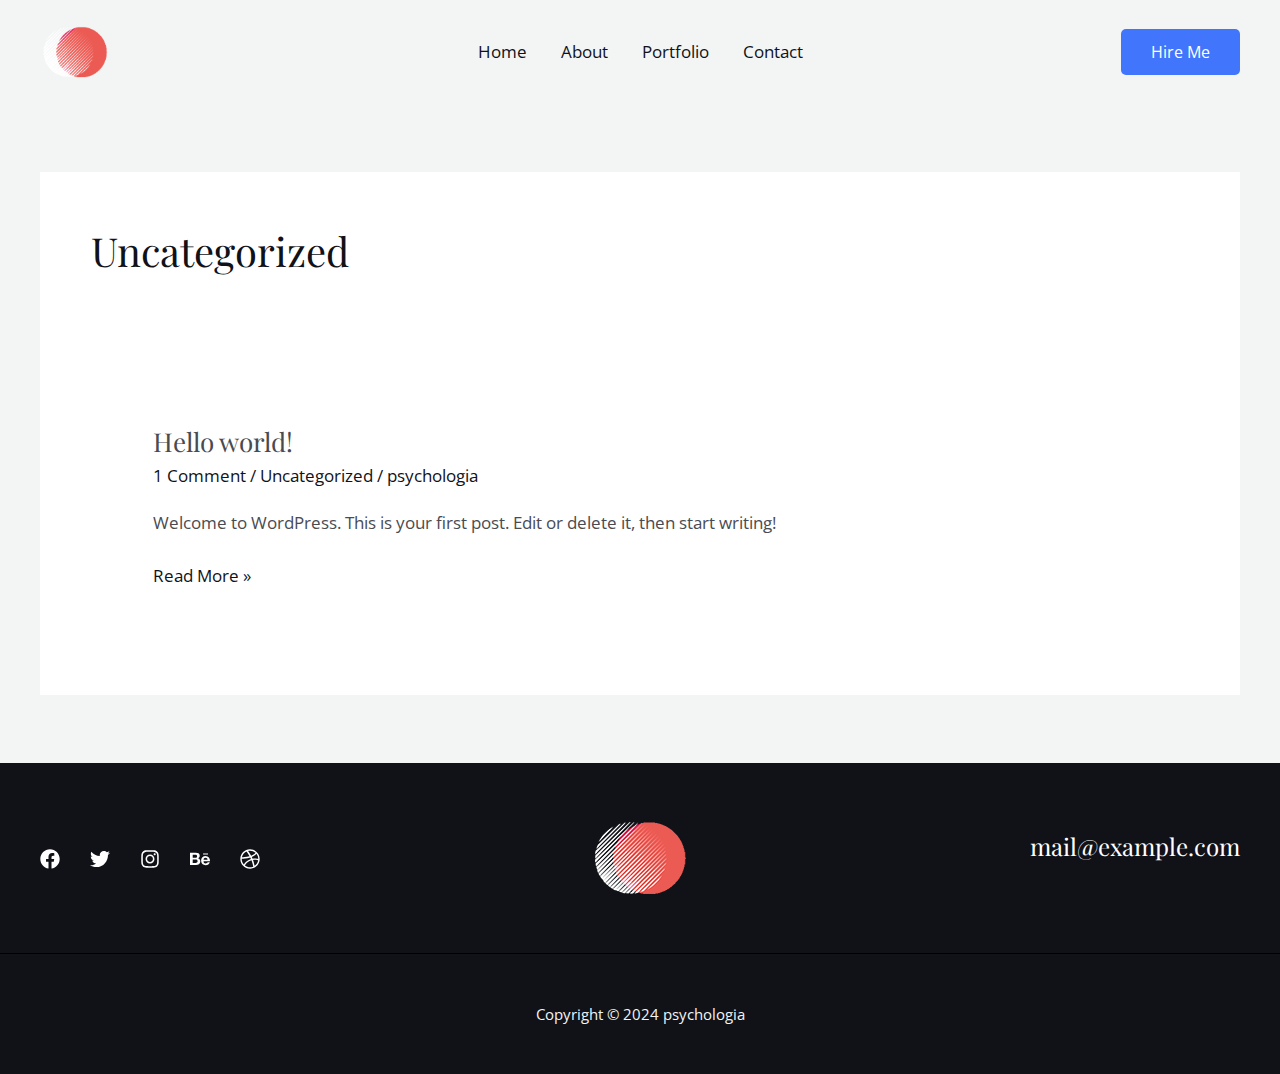
<file: category/uncategorized/index.html>
<!DOCTYPE html>
<html lang="en-US">
<head>
<meta charset="UTF-8">
<meta name="viewport" content="width=device-width, initial-scale=1">
	 <link rel="profile" href="https://gmpg.org/xfn/11"> 
	 <title>Uncategorized &#8211; psychologia</title>
<meta name="robots" content="max-image-preview:large">
<link rel="dns-prefetch" href="//fonts.googleapis.com">
<link rel="alternate" type="application/rss+xml" title="psychologia &raquo; Feed" href="/feed/">
<link rel="alternate" type="application/rss+xml" title="psychologia &raquo; Comments Feed" href="/comments/feed/">
<link rel="alternate" type="application/rss+xml" title="psychologia &raquo; Uncategorized Category Feed" href="/category/uncategorized/feed/">
<script>
window._wpemojiSettings = {"baseUrl":"https:\/\/s.w.org\/images\/core\/emoji\/14.0.0\/72x72\/","ext":".png","svgUrl":"https:\/\/s.w.org\/images\/core\/emoji\/14.0.0\/svg\/","svgExt":".svg","source":{"concatemoji":"\/wp-includes\/js\/wp-emoji-release.min.js?ver=6.4.3"}};
/*! This file is auto-generated */
!function(i,n){var o,s,e;function c(e){try{var t={supportTests:e,timestamp:(new Date).valueOf()};sessionStorage.setItem(o,JSON.stringify(t))}catch(e){}}function p(e,t,n){e.clearRect(0,0,e.canvas.width,e.canvas.height),e.fillText(t,0,0);var t=new Uint32Array(e.getImageData(0,0,e.canvas.width,e.canvas.height).data),r=(e.clearRect(0,0,e.canvas.width,e.canvas.height),e.fillText(n,0,0),new Uint32Array(e.getImageData(0,0,e.canvas.width,e.canvas.height).data));return t.every(function(e,t){return e===r[t]})}function u(e,t,n){switch(t){case"flag":return n(e,"🏳️‍⚧️","🏳️​⚧️")?!1:!n(e,"🇺🇳","🇺​🇳")&&!n(e,"🏴󠁧󠁢󠁥󠁮󠁧󠁿","🏴​󠁧​󠁢​󠁥​󠁮​󠁧​󠁿");case"emoji":return!n(e,"🫱🏻‍🫲🏿","🫱🏻​🫲🏿")}return!1}function f(e,t,n){var r="undefined"!=typeof WorkerGlobalScope&&self instanceof WorkerGlobalScope?new OffscreenCanvas(300,150):i.createElement("canvas"),a=r.getContext("2d",{willReadFrequently:!0}),o=(a.textBaseline="top",a.font="600 32px Arial",{});return e.forEach(function(e){o[e]=t(a,e,n)}),o}function t(e){var t=i.createElement("script");t.src=e,t.defer=!0,i.head.appendChild(t)}"undefined"!=typeof Promise&&(o="wpEmojiSettingsSupports",s=["flag","emoji"],n.supports={everything:!0,everythingExceptFlag:!0},e=new Promise(function(e){i.addEventListener("DOMContentLoaded",e,{once:!0})}),new Promise(function(t){var n=function(){try{var e=JSON.parse(sessionStorage.getItem(o));if("object"==typeof e&&"number"==typeof e.timestamp&&(new Date).valueOf()<e.timestamp+604800&&"object"==typeof e.supportTests)return e.supportTests}catch(e){}return null}();if(!n){if("undefined"!=typeof Worker&&"undefined"!=typeof OffscreenCanvas&&"undefined"!=typeof URL&&URL.createObjectURL&&"undefined"!=typeof Blob)try{var e="postMessage("+f.toString()+"("+[JSON.stringify(s),u.toString(),p.toString()].join(",")+"));",r=new Blob([e],{type:"text/javascript"}),a=new Worker(URL.createObjectURL(r),{name:"wpTestEmojiSupports"});return void(a.onmessage=function(e){c(n=e.data),a.terminate(),t(n)})}catch(e){}c(n=f(s,u,p))}t(n)}).then(function(e){for(var t in e)n.supports[t]=e[t],n.supports.everything=n.supports.everything&&n.supports[t],"flag"!==t&&(n.supports.everythingExceptFlag=n.supports.everythingExceptFlag&&n.supports[t]);n.supports.everythingExceptFlag=n.supports.everythingExceptFlag&&!n.supports.flag,n.DOMReady=!1,n.readyCallback=function(){n.DOMReady=!0}}).then(function(){return e}).then(function(){var e;n.supports.everything||(n.readyCallback(),(e=n.source||{}).concatemoji?t(e.concatemoji):e.wpemoji&&e.twemoji&&(t(e.twemoji),t(e.wpemoji)))}))}((window,document),window._wpemojiSettings);
</script>
<link rel="stylesheet" id="astra-theme-css-css" href="/wp-content/themes/astra/assets/css/minified/main.min.css?ver=4.6.8" media="all">
<style id="astra-theme-css-inline-css">:root{--ast-container-default-xlg-padding:6.67em;--ast-container-default-lg-padding:5.67em;--ast-container-default-slg-padding:4.34em;--ast-container-default-md-padding:3.34em;--ast-container-default-sm-padding:6.67em;--ast-container-default-xs-padding:2.4em;--ast-container-default-xxs-padding:1.4em;--ast-code-block-background:#EEEEEE;--ast-comment-inputs-background:#FAFAFA;--ast-normal-container-width:1200px;--ast-narrow-container-width:750px;--ast-blog-title-font-weight:normal;--ast-blog-meta-weight:inherit;}html{font-size:106.25%;}a,.page-title{color:var(--ast-global-color-2);}a:hover,a:focus{color:var(--ast-global-color-1);}body,button,input,select,textarea,.ast-button,.ast-custom-button{font-family:'Open Sans',sans-serif;font-weight:400;font-size:17px;font-size:1rem;line-height:var(--ast-body-line-height,1.65em);}blockquote{color:var(--ast-global-color-3);}h1,.entry-content h1,h2,.entry-content h2,h3,.entry-content h3,h4,.entry-content h4,h5,.entry-content h5,h6,.entry-content h6,.site-title,.site-title a{font-family:'Playfair Display',serif;font-weight:600;}.site-title{font-size:35px;font-size:2.0588235294118rem;display:none;}header .custom-logo-link img{max-width:70px;}.astra-logo-svg{width:70px;}.site-header .site-description{font-size:15px;font-size:0.88235294117647rem;display:none;}.entry-title{font-size:26px;font-size:1.5294117647059rem;}.archive .ast-article-post .ast-article-inner,.blog .ast-article-post .ast-article-inner,.archive .ast-article-post .ast-article-inner:hover,.blog .ast-article-post .ast-article-inner:hover{overflow:hidden;}h1,.entry-content h1{font-size:65px;font-size:3.8235294117647rem;font-weight:600;font-family:'Playfair Display',serif;line-height:1.4em;}h2,.entry-content h2{font-size:48px;font-size:2.8235294117647rem;font-weight:600;font-family:'Playfair Display',serif;line-height:1.3em;}h3,.entry-content h3{font-size:38px;font-size:2.2352941176471rem;font-weight:600;font-family:'Playfair Display',serif;line-height:1.3em;}h4,.entry-content h4{font-size:35px;font-size:2.0588235294118rem;line-height:1.2em;font-family:'Playfair Display',serif;}h5,.entry-content h5{font-size:30px;font-size:1.7647058823529rem;line-height:1.2em;font-family:'Playfair Display',serif;}h6,.entry-content h6{font-size:22px;font-size:1.2941176470588rem;line-height:1.25em;font-family:'Playfair Display',serif;}::selection{background-color:var(--ast-global-color-0);color:#ffffff;}body,h1,.entry-title a,.entry-content h1,h2,.entry-content h2,h3,.entry-content h3,h4,.entry-content h4,h5,.entry-content h5,h6,.entry-content h6{color:var(--ast-global-color-3);}.tagcloud a:hover,.tagcloud a:focus,.tagcloud a.current-item{color:#ffffff;border-color:var(--ast-global-color-2);background-color:var(--ast-global-color-2);}input:focus,input[type="text"]:focus,input[type="email"]:focus,input[type="url"]:focus,input[type="password"]:focus,input[type="reset"]:focus,input[type="search"]:focus,textarea:focus{border-color:var(--ast-global-color-2);}input[type="radio"]:checked,input[type=reset],input[type="checkbox"]:checked,input[type="checkbox"]:hover:checked,input[type="checkbox"]:focus:checked,input[type=range]::-webkit-slider-thumb{border-color:var(--ast-global-color-2);background-color:var(--ast-global-color-2);box-shadow:none;}.site-footer a:hover + .post-count,.site-footer a:focus + .post-count{background:var(--ast-global-color-2);border-color:var(--ast-global-color-2);}.single .nav-links .nav-previous,.single .nav-links .nav-next{color:var(--ast-global-color-2);}.entry-meta,.entry-meta *{line-height:1.45;color:var(--ast-global-color-2);}.entry-meta a:not(.ast-button):hover,.entry-meta a:not(.ast-button):hover *,.entry-meta a:not(.ast-button):focus,.entry-meta a:not(.ast-button):focus *,.page-links > .page-link,.page-links .page-link:hover,.post-navigation a:hover{color:var(--ast-global-color-1);}#cat option,.secondary .calendar_wrap thead a,.secondary .calendar_wrap thead a:visited{color:var(--ast-global-color-2);}.secondary .calendar_wrap #today,.ast-progress-val span{background:var(--ast-global-color-2);}.secondary a:hover + .post-count,.secondary a:focus + .post-count{background:var(--ast-global-color-2);border-color:var(--ast-global-color-2);}.calendar_wrap #today > a{color:#ffffff;}.page-links .page-link,.single .post-navigation a{color:var(--ast-global-color-2);}.ast-search-menu-icon .search-form button.search-submit{padding:0 4px;}.ast-search-menu-icon form.search-form{padding-right:0;}.ast-search-menu-icon.slide-search input.search-field{width:0;}.ast-header-search .ast-search-menu-icon.ast-dropdown-active .search-form,.ast-header-search .ast-search-menu-icon.ast-dropdown-active .search-field:focus{transition:all 0.2s;}.search-form input.search-field:focus{outline:none;}.wp-block-latest-posts > li > a{color:var(--ast-global-color-2);}.widget-title,.widget .wp-block-heading{font-size:24px;font-size:1.4117647058824rem;color:var(--ast-global-color-3);}.ast-search-menu-icon.slide-search a:focus-visible:focus-visible,.astra-search-icon:focus-visible,#close:focus-visible,a:focus-visible,.ast-menu-toggle:focus-visible,.site .skip-link:focus-visible,.wp-block-loginout input:focus-visible,.wp-block-search.wp-block-search__button-inside .wp-block-search__inside-wrapper,.ast-header-navigation-arrow:focus-visible,.woocommerce .wc-proceed-to-checkout > .checkout-button:focus-visible,.woocommerce .woocommerce-MyAccount-navigation ul li a:focus-visible,.ast-orders-table__row .ast-orders-table__cell:focus-visible,.woocommerce .woocommerce-order-details .order-again > .button:focus-visible,.woocommerce .woocommerce-message a.button.wc-forward:focus-visible,.woocommerce #minus_qty:focus-visible,.woocommerce #plus_qty:focus-visible,a#ast-apply-coupon:focus-visible,.woocommerce .woocommerce-info a:focus-visible,.woocommerce .astra-shop-summary-wrap a:focus-visible,.woocommerce a.wc-forward:focus-visible,#ast-apply-coupon:focus-visible,.woocommerce-js .woocommerce-mini-cart-item a.remove:focus-visible,#close:focus-visible,.button.search-submit:focus-visible,#search_submit:focus,.normal-search:focus-visible{outline-style:dotted;outline-color:inherit;outline-width:thin;}input:focus,input[type="text"]:focus,input[type="email"]:focus,input[type="url"]:focus,input[type="password"]:focus,input[type="reset"]:focus,input[type="search"]:focus,input[type="number"]:focus,textarea:focus,.wp-block-search__input:focus,[data-section="section-header-mobile-trigger"] .ast-button-wrap .ast-mobile-menu-trigger-minimal:focus,.ast-mobile-popup-drawer.active .menu-toggle-close:focus,.woocommerce-ordering select.orderby:focus,#ast-scroll-top:focus,#coupon_code:focus,.woocommerce-page #comment:focus,.woocommerce #reviews #respond input#submit:focus,.woocommerce a.add_to_cart_button:focus,.woocommerce .button.single_add_to_cart_button:focus,.woocommerce .woocommerce-cart-form button:focus,.woocommerce .woocommerce-cart-form__cart-item .quantity .qty:focus,.woocommerce .woocommerce-billing-fields .woocommerce-billing-fields__field-wrapper .woocommerce-input-wrapper > .input-text:focus,.woocommerce #order_comments:focus,.woocommerce #place_order:focus,.woocommerce .woocommerce-address-fields .woocommerce-address-fields__field-wrapper .woocommerce-input-wrapper > .input-text:focus,.woocommerce .woocommerce-MyAccount-content form button:focus,.woocommerce .woocommerce-MyAccount-content .woocommerce-EditAccountForm .woocommerce-form-row .woocommerce-Input.input-text:focus,.woocommerce .ast-woocommerce-container .woocommerce-pagination ul.page-numbers li a:focus,body #content .woocommerce form .form-row .select2-container--default .select2-selection--single:focus,#ast-coupon-code:focus,.woocommerce.woocommerce-js .quantity input[type=number]:focus,.woocommerce-js .woocommerce-mini-cart-item .quantity input[type=number]:focus,.woocommerce p#ast-coupon-trigger:focus{border-style:dotted;border-color:inherit;border-width:thin;}input{outline:none;}.ast-logo-title-inline .site-logo-img{padding-right:1em;}.site-logo-img img{ transition:all 0.2s linear;}body .ast-oembed-container *{position:absolute;top:0;width:100%;height:100%;left:0;}body .wp-block-embed-pocket-casts .ast-oembed-container *{position:unset;}.ast-single-post-featured-section + article {margin-top: 2em;}.site-content .ast-single-post-featured-section img {width: 100%;overflow: hidden;object-fit: cover;}.site > .ast-single-related-posts-container {margin-top: 0;}@media (min-width: 922px) {.ast-desktop .ast-container--narrow {max-width: var(--ast-narrow-container-width);margin: 0 auto;}}@media (max-width:921px){#ast-desktop-header{display:none;}}@media (min-width:922px){#ast-mobile-header{display:none;}}.wp-block-buttons.aligncenter{justify-content:center;}.wp-block-buttons .wp-block-button.is-style-outline .wp-block-button__link.wp-element-button,.ast-outline-button,.wp-block-uagb-buttons-child .uagb-buttons-repeater.ast-outline-button{border-color:var(--ast-global-color-0);border-top-width:2px;border-right-width:2px;border-bottom-width:2px;border-left-width:2px;font-family:inherit;font-weight:inherit;font-size:16px;font-size:0.94117647058824rem;line-height:1em;border-top-left-radius:5px;border-top-right-radius:5px;border-bottom-right-radius:5px;border-bottom-left-radius:5px;}.wp-block-button.is-style-outline .wp-block-button__link:hover,.wp-block-buttons .wp-block-button.is-style-outline .wp-block-button__link:focus,.wp-block-buttons .wp-block-button.is-style-outline > .wp-block-button__link:not(.has-text-color):hover,.wp-block-buttons .wp-block-button.wp-block-button__link.is-style-outline:not(.has-text-color):hover,.ast-outline-button:hover,.ast-outline-button:focus,.wp-block-uagb-buttons-child .uagb-buttons-repeater.ast-outline-button:hover,.wp-block-uagb-buttons-child .uagb-buttons-repeater.ast-outline-button:focus{background-color:var(--ast-global-color-1);}.wp-block-button .wp-block-button__link.wp-element-button.is-style-outline:not(.has-background),.wp-block-button.is-style-outline>.wp-block-button__link.wp-element-button:not(.has-background),.ast-outline-button{background-color:var(--ast-global-color-0);}.entry-content[ast-blocks-layout] > figure{margin-bottom:1em;}@media (max-width:921px){.ast-separate-container #primary,.ast-separate-container #secondary{padding:1.5em 0;}#primary,#secondary{padding:1.5em 0;margin:0;}.ast-left-sidebar #content > .ast-container{display:flex;flex-direction:column-reverse;width:100%;}.ast-separate-container .ast-article-post,.ast-separate-container .ast-article-single{padding:1.5em 2.14em;}.ast-author-box img.avatar{margin:20px 0 0 0;}}@media (min-width:922px){.ast-separate-container.ast-right-sidebar #primary,.ast-separate-container.ast-left-sidebar #primary{border:0;}.search-no-results.ast-separate-container #primary{margin-bottom:4em;}}.elementor-button-wrapper .elementor-button{border-style:solid;text-decoration:none;border-top-width:0px;border-right-width:0px;border-left-width:0px;border-bottom-width:0px;}body .elementor-button.elementor-size-sm,body .elementor-button.elementor-size-xs,body .elementor-button.elementor-size-md,body .elementor-button.elementor-size-lg,body .elementor-button.elementor-size-xl,body .elementor-button{border-top-left-radius:5px;border-top-right-radius:5px;border-bottom-right-radius:5px;border-bottom-left-radius:5px;padding-top:15px;padding-right:30px;padding-bottom:15px;padding-left:30px;}.elementor-button-wrapper .elementor-button{border-color:var(--ast-global-color-0);background-color:var(--ast-global-color-0);}.elementor-button-wrapper .elementor-button:hover,.elementor-button-wrapper .elementor-button:focus{color:var(--ast-global-color-5);background-color:var(--ast-global-color-1);border-color:var(--ast-global-color-1);}.wp-block-button .wp-block-button__link ,.elementor-button-wrapper .elementor-button,.elementor-button-wrapper .elementor-button:visited{color:var(--ast-global-color-5);}.elementor-button-wrapper .elementor-button{font-size:16px;font-size:0.94117647058824rem;line-height:1em;}body .elementor-button.elementor-size-sm,body .elementor-button.elementor-size-xs,body .elementor-button.elementor-size-md,body .elementor-button.elementor-size-lg,body .elementor-button.elementor-size-xl,body .elementor-button{font-size:16px;font-size:0.94117647058824rem;}.wp-block-button .wp-block-button__link:hover,.wp-block-button .wp-block-button__link:focus{color:var(--ast-global-color-5);background-color:var(--ast-global-color-1);border-color:var(--ast-global-color-1);}.elementor-widget-heading h1.elementor-heading-title{line-height:1.4em;}.elementor-widget-heading h2.elementor-heading-title{line-height:1.3em;}.elementor-widget-heading h3.elementor-heading-title{line-height:1.3em;}.elementor-widget-heading h4.elementor-heading-title{line-height:1.2em;}.elementor-widget-heading h5.elementor-heading-title{line-height:1.2em;}.elementor-widget-heading h6.elementor-heading-title{line-height:1.25em;}.wp-block-button .wp-block-button__link,.wp-block-search .wp-block-search__button,body .wp-block-file .wp-block-file__button{border-style:solid;border-top-width:0px;border-right-width:0px;border-left-width:0px;border-bottom-width:0px;border-color:var(--ast-global-color-0);background-color:var(--ast-global-color-0);color:var(--ast-global-color-5);font-family:inherit;font-weight:inherit;line-height:1em;font-size:16px;font-size:0.94117647058824rem;border-top-left-radius:5px;border-top-right-radius:5px;border-bottom-right-radius:5px;border-bottom-left-radius:5px;padding-top:15px;padding-right:30px;padding-bottom:15px;padding-left:30px;}.menu-toggle,button,.ast-button,.ast-custom-button,.button,input#submit,input[type="button"],input[type="submit"],input[type="reset"],form[CLASS*="wp-block-search__"].wp-block-search .wp-block-search__inside-wrapper .wp-block-search__button,body .wp-block-file .wp-block-file__button,.woocommerce-js a.button,.woocommerce button.button,.woocommerce .woocommerce-message a.button,.woocommerce #respond input#submit.alt,.woocommerce input.button.alt,.woocommerce input.button,.woocommerce input.button:disabled,.woocommerce input.button:disabled[disabled],.woocommerce input.button:disabled:hover,.woocommerce input.button:disabled[disabled]:hover,.woocommerce #respond input#submit,.woocommerce button.button.alt.disabled,.wc-block-grid__products .wc-block-grid__product .wp-block-button__link,.wc-block-grid__product-onsale,[CLASS*="wc-block"] button,.woocommerce-js .astra-cart-drawer .astra-cart-drawer-content .woocommerce-mini-cart__buttons .button:not(.checkout):not(.ast-continue-shopping),.woocommerce-js .astra-cart-drawer .astra-cart-drawer-content .woocommerce-mini-cart__buttons a.checkout,.woocommerce button.button.alt.disabled.wc-variation-selection-needed,[CLASS*="wc-block"] .wc-block-components-button{border-style:solid;border-top-width:0px;border-right-width:0px;border-left-width:0px;border-bottom-width:0px;color:var(--ast-global-color-5);border-color:var(--ast-global-color-0);background-color:var(--ast-global-color-0);padding-top:15px;padding-right:30px;padding-bottom:15px;padding-left:30px;font-family:inherit;font-weight:inherit;font-size:16px;font-size:0.94117647058824rem;line-height:1em;border-top-left-radius:5px;border-top-right-radius:5px;border-bottom-right-radius:5px;border-bottom-left-radius:5px;}button:focus,.menu-toggle:hover,button:hover,.ast-button:hover,.ast-custom-button:hover .button:hover,.ast-custom-button:hover ,input[type=reset]:hover,input[type=reset]:focus,input#submit:hover,input#submit:focus,input[type="button"]:hover,input[type="button"]:focus,input[type="submit"]:hover,input[type="submit"]:focus,form[CLASS*="wp-block-search__"].wp-block-search .wp-block-search__inside-wrapper .wp-block-search__button:hover,form[CLASS*="wp-block-search__"].wp-block-search .wp-block-search__inside-wrapper .wp-block-search__button:focus,body .wp-block-file .wp-block-file__button:hover,body .wp-block-file .wp-block-file__button:focus,.woocommerce-js a.button:hover,.woocommerce button.button:hover,.woocommerce .woocommerce-message a.button:hover,.woocommerce #respond input#submit:hover,.woocommerce #respond input#submit.alt:hover,.woocommerce input.button.alt:hover,.woocommerce input.button:hover,.woocommerce button.button.alt.disabled:hover,.wc-block-grid__products .wc-block-grid__product .wp-block-button__link:hover,[CLASS*="wc-block"] button:hover,.woocommerce-js .astra-cart-drawer .astra-cart-drawer-content .woocommerce-mini-cart__buttons .button:not(.checkout):not(.ast-continue-shopping):hover,.woocommerce-js .astra-cart-drawer .astra-cart-drawer-content .woocommerce-mini-cart__buttons a.checkout:hover,.woocommerce button.button.alt.disabled.wc-variation-selection-needed:hover,[CLASS*="wc-block"] .wc-block-components-button:hover,[CLASS*="wc-block"] .wc-block-components-button:focus{color:var(--ast-global-color-5);background-color:var(--ast-global-color-1);border-color:var(--ast-global-color-1);}@media (max-width:921px){.ast-mobile-header-stack .main-header-bar .ast-search-menu-icon{display:inline-block;}.ast-header-break-point.ast-header-custom-item-outside .ast-mobile-header-stack .main-header-bar .ast-search-icon{margin:0;}.ast-comment-avatar-wrap img{max-width:2.5em;}.ast-comment-meta{padding:0 1.8888em 1.3333em;}.ast-separate-container .ast-comment-list li.depth-1{padding:1.5em 2.14em;}.ast-separate-container .comment-respond{padding:2em 2.14em;}}@media (min-width:544px){.ast-container{max-width:100%;}}@media (max-width:544px){.ast-separate-container .ast-article-post,.ast-separate-container .ast-article-single,.ast-separate-container .comments-title,.ast-separate-container .ast-archive-description{padding:1.5em 1em;}.ast-separate-container #content .ast-container{padding-left:0.54em;padding-right:0.54em;}.ast-separate-container .ast-comment-list .bypostauthor{padding:.5em;}.ast-search-menu-icon.ast-dropdown-active .search-field{width:170px;}}body,.ast-separate-container{background-color:var(--ast-global-color-4);;background-image:none;;}@media (max-width:921px){.site-title{display:none;}.site-header .site-description{display:none;}h1,.entry-content h1{font-size:30px;}h2,.entry-content h2{font-size:25px;}h3,.entry-content h3{font-size:20px;}.astra-logo-svg{width:120px;}header .custom-logo-link img,.ast-header-break-point .site-logo-img .custom-mobile-logo-link img{max-width:120px;}}@media (max-width:544px){.site-title{display:none;}.site-header .site-description{display:none;}h1,.entry-content h1{font-size:30px;}h2,.entry-content h2{font-size:25px;}h3,.entry-content h3{font-size:20px;}header .custom-logo-link img,.ast-header-break-point .site-branding img,.ast-header-break-point .custom-logo-link img{max-width:100px;}.astra-logo-svg{width:100px;}.ast-header-break-point .site-logo-img .custom-mobile-logo-link img{max-width:100px;}}@media (max-width:921px){html{font-size:96.9%;}}@media (max-width:544px){html{font-size:96.9%;}}@media (min-width:922px){.ast-container{max-width:1240px;}}@media (min-width:922px){.site-content .ast-container{display:flex;}}@media (max-width:921px){.site-content .ast-container{flex-direction:column;}}.ast-blog-layout-classic-grid .ast-article-inner{box-shadow:0px 6px 15px -2px rgba(16,24,40,0.05);}.ast-separate-container .ast-blog-layout-classic-grid .ast-article-inner,.ast-plain-container .ast-blog-layout-classic-grid .ast-article-inner{height:100%;}.ast-blog-layout-6-grid .ast-blog-featured-section:before {content: "";}.cat-links.badge a,.tags-links.badge a {padding: 4px 8px;border-radius: 3px;font-weight: 400;}.cat-links.underline a,.tags-links.underline a{text-decoration: underline;}@media (min-width:922px){.main-header-menu .sub-menu .menu-item.ast-left-align-sub-menu:hover > .sub-menu,.main-header-menu .sub-menu .menu-item.ast-left-align-sub-menu.focus > .sub-menu{margin-left:-0px;}}.site .comments-area{padding-bottom:3em;}.wp-block-file {display: flex;align-items: center;flex-wrap: wrap;justify-content: space-between;}.wp-block-pullquote {border: none;}.wp-block-pullquote blockquote::before {content: "\201D";font-family: "Helvetica",sans-serif;display: flex;transform: rotate( 180deg );font-size: 6rem;font-style: normal;line-height: 1;font-weight: bold;align-items: center;justify-content: center;}.has-text-align-right > blockquote::before {justify-content: flex-start;}.has-text-align-left > blockquote::before {justify-content: flex-end;}figure.wp-block-pullquote.is-style-solid-color blockquote {max-width: 100%;text-align: inherit;}html body {--wp--custom--ast-default-block-top-padding: 3em;--wp--custom--ast-default-block-right-padding: 3em;--wp--custom--ast-default-block-bottom-padding: 3em;--wp--custom--ast-default-block-left-padding: 3em;--wp--custom--ast-container-width: 1200px;--wp--custom--ast-content-width-size: 1200px;--wp--custom--ast-wide-width-size: calc(1200px + var(--wp--custom--ast-default-block-left-padding) + var(--wp--custom--ast-default-block-right-padding));}.ast-narrow-container {--wp--custom--ast-content-width-size: 750px;--wp--custom--ast-wide-width-size: 750px;}@media(max-width: 921px) {html body {--wp--custom--ast-default-block-top-padding: 3em;--wp--custom--ast-default-block-right-padding: 2em;--wp--custom--ast-default-block-bottom-padding: 3em;--wp--custom--ast-default-block-left-padding: 2em;}}@media(max-width: 544px) {html body {--wp--custom--ast-default-block-top-padding: 3em;--wp--custom--ast-default-block-right-padding: 1.5em;--wp--custom--ast-default-block-bottom-padding: 3em;--wp--custom--ast-default-block-left-padding: 1.5em;}}.entry-content > .wp-block-group,.entry-content > .wp-block-cover,.entry-content > .wp-block-columns {padding-top: var(--wp--custom--ast-default-block-top-padding);padding-right: var(--wp--custom--ast-default-block-right-padding);padding-bottom: var(--wp--custom--ast-default-block-bottom-padding);padding-left: var(--wp--custom--ast-default-block-left-padding);}.ast-plain-container.ast-no-sidebar .entry-content > .alignfull,.ast-page-builder-template .ast-no-sidebar .entry-content > .alignfull {margin-left: calc( -50vw + 50%);margin-right: calc( -50vw + 50%);max-width: 100vw;width: 100vw;}.ast-plain-container.ast-no-sidebar .entry-content .alignfull .alignfull,.ast-page-builder-template.ast-no-sidebar .entry-content .alignfull .alignfull,.ast-plain-container.ast-no-sidebar .entry-content .alignfull .alignwide,.ast-page-builder-template.ast-no-sidebar .entry-content .alignfull .alignwide,.ast-plain-container.ast-no-sidebar .entry-content .alignwide .alignfull,.ast-page-builder-template.ast-no-sidebar .entry-content .alignwide .alignfull,.ast-plain-container.ast-no-sidebar .entry-content .alignwide .alignwide,.ast-page-builder-template.ast-no-sidebar .entry-content .alignwide .alignwide,.ast-plain-container.ast-no-sidebar .entry-content .wp-block-column .alignfull,.ast-page-builder-template.ast-no-sidebar .entry-content .wp-block-column .alignfull,.ast-plain-container.ast-no-sidebar .entry-content .wp-block-column .alignwide,.ast-page-builder-template.ast-no-sidebar .entry-content .wp-block-column .alignwide {margin-left: auto;margin-right: auto;width: 100%;}[ast-blocks-layout] .wp-block-separator:not(.is-style-dots) {height: 0;}[ast-blocks-layout] .wp-block-separator {margin: 20px auto;}[ast-blocks-layout] .wp-block-separator:not(.is-style-wide):not(.is-style-dots) {max-width: 100px;}[ast-blocks-layout] .wp-block-separator.has-background {padding: 0;}.entry-content[ast-blocks-layout] > * {max-width: var(--wp--custom--ast-content-width-size);margin-left: auto;margin-right: auto;}.entry-content[ast-blocks-layout] > .alignwide {max-width: var(--wp--custom--ast-wide-width-size);}.entry-content[ast-blocks-layout] .alignfull {max-width: none;}.entry-content .wp-block-columns {margin-bottom: 0;}blockquote {margin: 1.5em;border-color: rgba(0,0,0,0.05);}.wp-block-quote:not(.has-text-align-right):not(.has-text-align-center) {border-left: 5px solid rgba(0,0,0,0.05);}.has-text-align-right > blockquote,blockquote.has-text-align-right {border-right: 5px solid rgba(0,0,0,0.05);}.has-text-align-left > blockquote,blockquote.has-text-align-left {border-left: 5px solid rgba(0,0,0,0.05);}.wp-block-site-tagline,.wp-block-latest-posts .read-more {margin-top: 15px;}.wp-block-loginout p label {display: block;}.wp-block-loginout p:not(.login-remember):not(.login-submit) input {width: 100%;}.wp-block-loginout input:focus {border-color: transparent;}.wp-block-loginout input:focus {outline: thin dotted;}.entry-content .wp-block-media-text .wp-block-media-text__content {padding: 0 0 0 8%;}.entry-content .wp-block-media-text.has-media-on-the-right .wp-block-media-text__content {padding: 0 8% 0 0;}.entry-content .wp-block-media-text.has-background .wp-block-media-text__content {padding: 8%;}.entry-content .wp-block-cover:not([class*="background-color"]) .wp-block-cover__inner-container,.entry-content .wp-block-cover:not([class*="background-color"]) .wp-block-cover-image-text,.entry-content .wp-block-cover:not([class*="background-color"]) .wp-block-cover-text,.entry-content .wp-block-cover-image:not([class*="background-color"]) .wp-block-cover__inner-container,.entry-content .wp-block-cover-image:not([class*="background-color"]) .wp-block-cover-image-text,.entry-content .wp-block-cover-image:not([class*="background-color"]) .wp-block-cover-text {color: var(--ast-global-color-5);}.wp-block-loginout .login-remember input {width: 1.1rem;height: 1.1rem;margin: 0 5px 4px 0;vertical-align: middle;}.wp-block-latest-posts > li > *:first-child,.wp-block-latest-posts:not(.is-grid) > li:first-child {margin-top: 0;}.wp-block-search__inside-wrapper .wp-block-search__input {padding: 0 10px;color: var(--ast-global-color-3);background: var(--ast-global-color-5);border-color: var(--ast-border-color);}.wp-block-latest-posts .read-more {margin-bottom: 1.5em;}.wp-block-search__no-button .wp-block-search__inside-wrapper .wp-block-search__input {padding-top: 5px;padding-bottom: 5px;}.wp-block-latest-posts .wp-block-latest-posts__post-date,.wp-block-latest-posts .wp-block-latest-posts__post-author {font-size: 1rem;}.wp-block-latest-posts > li > *,.wp-block-latest-posts:not(.is-grid) > li {margin-top: 12px;margin-bottom: 12px;}.ast-page-builder-template .entry-content[ast-blocks-layout] > *,.ast-page-builder-template .entry-content[ast-blocks-layout] > .alignfull > * {max-width: none;}.ast-page-builder-template .entry-content[ast-blocks-layout] > .alignwide > * {max-width: var(--wp--custom--ast-wide-width-size);}.ast-page-builder-template .entry-content[ast-blocks-layout] > .inherit-container-width > *,.ast-page-builder-template .entry-content[ast-blocks-layout] > * > *,.entry-content[ast-blocks-layout] > .wp-block-cover .wp-block-cover__inner-container {max-width: var(--wp--custom--ast-content-width-size);margin-left: auto;margin-right: auto;}.entry-content[ast-blocks-layout] .wp-block-cover:not(.alignleft):not(.alignright) {width: auto;}@media(max-width: 1200px) {.ast-separate-container .entry-content > .alignfull,.ast-separate-container .entry-content[ast-blocks-layout] > .alignwide,.ast-plain-container .entry-content[ast-blocks-layout] > .alignwide,.ast-plain-container .entry-content .alignfull {margin-left: calc(-1 * min(var(--ast-container-default-xlg-padding),20px)) ;margin-right: calc(-1 * min(var(--ast-container-default-xlg-padding),20px));}}@media(min-width: 1201px) {.ast-separate-container .entry-content > .alignfull {margin-left: calc(-1 * var(--ast-container-default-xlg-padding) );margin-right: calc(-1 * var(--ast-container-default-xlg-padding) );}.ast-separate-container .entry-content[ast-blocks-layout] > .alignwide,.ast-plain-container .entry-content[ast-blocks-layout] > .alignwide {margin-left: calc(-1 * var(--wp--custom--ast-default-block-left-padding) );margin-right: calc(-1 * var(--wp--custom--ast-default-block-right-padding) );}}@media(min-width: 921px) {.ast-separate-container .entry-content .wp-block-group.alignwide:not(.inherit-container-width) > :where(:not(.alignleft):not(.alignright)),.ast-plain-container .entry-content .wp-block-group.alignwide:not(.inherit-container-width) > :where(:not(.alignleft):not(.alignright)) {max-width: calc( var(--wp--custom--ast-content-width-size) + 80px );}.ast-plain-container.ast-right-sidebar .entry-content[ast-blocks-layout] .alignfull,.ast-plain-container.ast-left-sidebar .entry-content[ast-blocks-layout] .alignfull {margin-left: -60px;margin-right: -60px;}}@media(min-width: 544px) {.entry-content > .alignleft {margin-right: 20px;}.entry-content > .alignright {margin-left: 20px;}}@media (max-width:544px){.wp-block-columns .wp-block-column:not(:last-child){margin-bottom:20px;}.wp-block-latest-posts{margin:0;}}@media( max-width: 600px ) {.entry-content .wp-block-media-text .wp-block-media-text__content,.entry-content .wp-block-media-text.has-media-on-the-right .wp-block-media-text__content {padding: 8% 0 0;}.entry-content .wp-block-media-text.has-background .wp-block-media-text__content {padding: 8%;}}.ast-page-builder-template .entry-header {padding-left: 0;}.ast-narrow-container .site-content .wp-block-uagb-image--align-full .wp-block-uagb-image__figure {max-width: 100%;margin-left: auto;margin-right: auto;}:root .has-ast-global-color-0-color{color:var(--ast-global-color-0);}:root .has-ast-global-color-0-background-color{background-color:var(--ast-global-color-0);}:root .wp-block-button .has-ast-global-color-0-color{color:var(--ast-global-color-0);}:root .wp-block-button .has-ast-global-color-0-background-color{background-color:var(--ast-global-color-0);}:root .has-ast-global-color-1-color{color:var(--ast-global-color-1);}:root .has-ast-global-color-1-background-color{background-color:var(--ast-global-color-1);}:root .wp-block-button .has-ast-global-color-1-color{color:var(--ast-global-color-1);}:root .wp-block-button .has-ast-global-color-1-background-color{background-color:var(--ast-global-color-1);}:root .has-ast-global-color-2-color{color:var(--ast-global-color-2);}:root .has-ast-global-color-2-background-color{background-color:var(--ast-global-color-2);}:root .wp-block-button .has-ast-global-color-2-color{color:var(--ast-global-color-2);}:root .wp-block-button .has-ast-global-color-2-background-color{background-color:var(--ast-global-color-2);}:root .has-ast-global-color-3-color{color:var(--ast-global-color-3);}:root .has-ast-global-color-3-background-color{background-color:var(--ast-global-color-3);}:root .wp-block-button .has-ast-global-color-3-color{color:var(--ast-global-color-3);}:root .wp-block-button .has-ast-global-color-3-background-color{background-color:var(--ast-global-color-3);}:root .has-ast-global-color-4-color{color:var(--ast-global-color-4);}:root .has-ast-global-color-4-background-color{background-color:var(--ast-global-color-4);}:root .wp-block-button .has-ast-global-color-4-color{color:var(--ast-global-color-4);}:root .wp-block-button .has-ast-global-color-4-background-color{background-color:var(--ast-global-color-4);}:root .has-ast-global-color-5-color{color:var(--ast-global-color-5);}:root .has-ast-global-color-5-background-color{background-color:var(--ast-global-color-5);}:root .wp-block-button .has-ast-global-color-5-color{color:var(--ast-global-color-5);}:root .wp-block-button .has-ast-global-color-5-background-color{background-color:var(--ast-global-color-5);}:root .has-ast-global-color-6-color{color:var(--ast-global-color-6);}:root .has-ast-global-color-6-background-color{background-color:var(--ast-global-color-6);}:root .wp-block-button .has-ast-global-color-6-color{color:var(--ast-global-color-6);}:root .wp-block-button .has-ast-global-color-6-background-color{background-color:var(--ast-global-color-6);}:root .has-ast-global-color-7-color{color:var(--ast-global-color-7);}:root .has-ast-global-color-7-background-color{background-color:var(--ast-global-color-7);}:root .wp-block-button .has-ast-global-color-7-color{color:var(--ast-global-color-7);}:root .wp-block-button .has-ast-global-color-7-background-color{background-color:var(--ast-global-color-7);}:root .has-ast-global-color-8-color{color:var(--ast-global-color-8);}:root .has-ast-global-color-8-background-color{background-color:var(--ast-global-color-8);}:root .wp-block-button .has-ast-global-color-8-color{color:var(--ast-global-color-8);}:root .wp-block-button .has-ast-global-color-8-background-color{background-color:var(--ast-global-color-8);}:root{--ast-global-color-0:#4175FC;--ast-global-color-1:#084AF3;--ast-global-color-2:#101218;--ast-global-color-3:#494B51;--ast-global-color-4:#F3F5F5;--ast-global-color-5:#FFFFFF;--ast-global-color-6:#000000;--ast-global-color-7:#4B4F58;--ast-global-color-8:#F6F7F8;}:root {--ast-border-color : #dddddd;}.ast-archive-entry-banner {-js-display: flex;display: flex;flex-direction: column;justify-content: center;text-align: center;position: relative;background: #eeeeee;}.ast-archive-entry-banner[data-banner-width-type="custom"] {margin: 0 auto;width: 100%;}.ast-archive-entry-banner[data-banner-layout="layout-1"] {background: inherit;padding: 20px 0;text-align: left;}body.archive .ast-archive-description{max-width:1200px;width:100%;text-align:left;padding-top:3em;padding-right:3em;padding-bottom:3em;padding-left:3em;}body.archive .ast-archive-description .ast-archive-title,body.archive .ast-archive-description .ast-archive-title *{font-size:40px;font-size:2.3529411764706rem;}body.archive .ast-archive-description > *:not(:last-child){margin-bottom:10px;}@media (max-width:921px){body.archive .ast-archive-description{text-align:left;}}@media (max-width:544px){body.archive .ast-archive-description{text-align:left;}}.ast-breadcrumbs .trail-browse,.ast-breadcrumbs .trail-items,.ast-breadcrumbs .trail-items li{display:inline-block;margin:0;padding:0;border:none;background:inherit;text-indent:0;text-decoration:none;}.ast-breadcrumbs .trail-browse{font-size:inherit;font-style:inherit;font-weight:inherit;color:inherit;}.ast-breadcrumbs .trail-items{list-style:none;}.trail-items li::after{padding:0 0.3em;content:"\00bb";}.trail-items li:last-of-type::after{display:none;}h1,.entry-content h1,h2,.entry-content h2,h3,.entry-content h3,h4,.entry-content h4,h5,.entry-content h5,h6,.entry-content h6{color:var(--ast-global-color-2);}@media (max-width:921px){.ast-builder-grid-row-container.ast-builder-grid-row-tablet-3-firstrow .ast-builder-grid-row > *:first-child,.ast-builder-grid-row-container.ast-builder-grid-row-tablet-3-lastrow .ast-builder-grid-row > *:last-child{grid-column:1 / -1;}}@media (max-width:544px){.ast-builder-grid-row-container.ast-builder-grid-row-mobile-3-firstrow .ast-builder-grid-row > *:first-child,.ast-builder-grid-row-container.ast-builder-grid-row-mobile-3-lastrow .ast-builder-grid-row > *:last-child{grid-column:1 / -1;}}.ast-builder-layout-element[data-section="title_tagline"]{display:flex;}@media (max-width:921px){.ast-header-break-point .ast-builder-layout-element[data-section="title_tagline"]{display:flex;}}@media (max-width:544px){.ast-header-break-point .ast-builder-layout-element[data-section="title_tagline"]{display:flex;}}[data-section*="section-hb-button-"] .menu-link{display:none;}.ast-header-button-1[data-section="section-hb-button-1"]{display:flex;}@media (max-width:921px){.ast-header-break-point .ast-header-button-1[data-section="section-hb-button-1"]{display:flex;}}@media (max-width:544px){.ast-header-break-point .ast-header-button-1[data-section="section-hb-button-1"]{display:flex;}}.ast-builder-menu-1{font-family:inherit;font-weight:inherit;}.ast-builder-menu-1 .sub-menu,.ast-builder-menu-1 .inline-on-mobile .sub-menu{border-top-width:2px;border-bottom-width:0px;border-right-width:0px;border-left-width:0px;border-color:var(--ast-global-color-0);border-style:solid;}.ast-builder-menu-1 .main-header-menu > .menu-item > .sub-menu,.ast-builder-menu-1 .main-header-menu > .menu-item > .astra-full-megamenu-wrapper{margin-top:0px;}.ast-desktop .ast-builder-menu-1 .main-header-menu > .menu-item > .sub-menu:before,.ast-desktop .ast-builder-menu-1 .main-header-menu > .menu-item > .astra-full-megamenu-wrapper:before{height:calc( 0px + 5px );}.ast-desktop .ast-builder-menu-1 .menu-item .sub-menu .menu-link{border-style:none;}@media (max-width:921px){.ast-header-break-point .ast-builder-menu-1 .menu-item.menu-item-has-children > .ast-menu-toggle{top:0;}.ast-builder-menu-1 .inline-on-mobile .menu-item.menu-item-has-children > .ast-menu-toggle{right:-15px;}.ast-builder-menu-1 .menu-item-has-children > .menu-link:after{content:unset;}.ast-builder-menu-1 .main-header-menu > .menu-item > .sub-menu,.ast-builder-menu-1 .main-header-menu > .menu-item > .astra-full-megamenu-wrapper{margin-top:0;}}@media (max-width:544px){.ast-header-break-point .ast-builder-menu-1 .menu-item.menu-item-has-children > .ast-menu-toggle{top:0;}.ast-builder-menu-1 .main-header-menu > .menu-item > .sub-menu,.ast-builder-menu-1 .main-header-menu > .menu-item > .astra-full-megamenu-wrapper{margin-top:0;}}.ast-builder-menu-1{display:flex;}@media (max-width:921px){.ast-header-break-point .ast-builder-menu-1{display:flex;}}@media (max-width:544px){.ast-header-break-point .ast-builder-menu-1{display:flex;}}.site-below-footer-wrap{padding-top:20px;padding-bottom:20px;}.site-below-footer-wrap[data-section="section-below-footer-builder"]{background-color:var(--ast-global-color-2);;background-image:none;;min-height:80px;border-style:solid;border-width:0px;border-top-width:1px;border-top-color:var(--ast-global-color-6);}.site-below-footer-wrap[data-section="section-below-footer-builder"] .ast-builder-grid-row{max-width:1200px;min-height:80px;margin-left:auto;margin-right:auto;}.site-below-footer-wrap[data-section="section-below-footer-builder"] .ast-builder-grid-row,.site-below-footer-wrap[data-section="section-below-footer-builder"] .site-footer-section{align-items:center;}.site-below-footer-wrap[data-section="section-below-footer-builder"].ast-footer-row-inline .site-footer-section{display:flex;margin-bottom:0;}.ast-builder-grid-row-full .ast-builder-grid-row{grid-template-columns:1fr;}@media (max-width:921px){.site-below-footer-wrap[data-section="section-below-footer-builder"].ast-footer-row-tablet-inline .site-footer-section{display:flex;margin-bottom:0;}.site-below-footer-wrap[data-section="section-below-footer-builder"].ast-footer-row-tablet-stack .site-footer-section{display:block;margin-bottom:10px;}.ast-builder-grid-row-container.ast-builder-grid-row-tablet-full .ast-builder-grid-row{grid-template-columns:1fr;}}@media (max-width:544px){.site-below-footer-wrap[data-section="section-below-footer-builder"].ast-footer-row-mobile-inline .site-footer-section{display:flex;margin-bottom:0;}.site-below-footer-wrap[data-section="section-below-footer-builder"].ast-footer-row-mobile-stack .site-footer-section{display:block;margin-bottom:10px;}.ast-builder-grid-row-container.ast-builder-grid-row-mobile-full .ast-builder-grid-row{grid-template-columns:1fr;}}.site-below-footer-wrap[data-section="section-below-footer-builder"]{display:grid;}@media (max-width:921px){.ast-header-break-point .site-below-footer-wrap[data-section="section-below-footer-builder"]{display:grid;}}@media (max-width:544px){.ast-header-break-point .site-below-footer-wrap[data-section="section-below-footer-builder"]{display:grid;}}.ast-footer-copyright{text-align:center;}.ast-footer-copyright {color:var(--ast-global-color-4);}@media (max-width:921px){.ast-footer-copyright{text-align:center;}}@media (max-width:544px){.ast-footer-copyright{text-align:center;}}.ast-footer-copyright {font-size:15px;font-size:0.88235294117647rem;}.ast-footer-copyright.ast-builder-layout-element{display:flex;}@media (max-width:921px){.ast-header-break-point .ast-footer-copyright.ast-builder-layout-element{display:flex;}}@media (max-width:544px){.ast-header-break-point .ast-footer-copyright.ast-builder-layout-element{display:flex;}}.ast-social-stack-desktop .ast-builder-social-element,.ast-social-stack-tablet .ast-builder-social-element,.ast-social-stack-mobile .ast-builder-social-element {margin-top: 6px;margin-bottom: 6px;}.social-show-label-true .ast-builder-social-element {width: auto;padding: 0 0.4em;}[data-section^="section-fb-social-icons-"] .footer-social-inner-wrap {text-align: center;}.ast-footer-social-wrap {width: 100%;}.ast-footer-social-wrap .ast-builder-social-element:first-child {margin-left: 0;}.ast-footer-social-wrap .ast-builder-social-element:last-child {margin-right: 0;}.ast-header-social-wrap .ast-builder-social-element:first-child {margin-left: 0;}.ast-header-social-wrap .ast-builder-social-element:last-child {margin-right: 0;}.ast-builder-social-element {line-height: 1;color: #3a3a3a;background: transparent;vertical-align: middle;transition: all 0.01s;margin-left: 6px;margin-right: 6px;justify-content: center;align-items: center;}.ast-builder-social-element {line-height: 1;color: #3a3a3a;background: transparent;vertical-align: middle;transition: all 0.01s;margin-left: 6px;margin-right: 6px;justify-content: center;align-items: center;}.ast-builder-social-element .social-item-label {padding-left: 6px;}.ast-footer-social-1-wrap .ast-builder-social-element,.ast-footer-social-1-wrap .social-show-label-true .ast-builder-social-element{margin-left:15px;margin-right:15px;}.ast-footer-social-1-wrap .ast-builder-social-element svg{width:20px;height:20px;}.ast-footer-social-1-wrap .ast-social-color-type-custom svg{fill:var(--ast-global-color-5);}.ast-footer-social-1-wrap .ast-social-color-type-custom .ast-builder-social-element:hover{color:var(--ast-global-color-0);}.ast-footer-social-1-wrap .ast-social-color-type-custom .ast-builder-social-element:hover svg{fill:var(--ast-global-color-0);}.ast-footer-social-1-wrap .ast-social-color-type-custom .social-item-label{color:var(--ast-global-color-5);}.ast-footer-social-1-wrap .ast-builder-social-element:hover .social-item-label{color:var(--ast-global-color-0);}[data-section="section-fb-social-icons-1"] .footer-social-inner-wrap{text-align:left;}@media (max-width:921px){.ast-footer-social-1-wrap .ast-builder-social-element svg{width:18px;height:18px;}.ast-footer-social-1-wrap .ast-builder-social-element{margin-left:9px;margin-right:9px;}[data-section="section-fb-social-icons-1"] .footer-social-inner-wrap{text-align:center;}}@media (max-width:544px){[data-section="section-fb-social-icons-1"] .footer-social-inner-wrap{text-align:center;}}.ast-builder-layout-element[data-section="section-fb-social-icons-1"]{display:flex;}@media (max-width:921px){.ast-header-break-point .ast-builder-layout-element[data-section="section-fb-social-icons-1"]{display:flex;}}@media (max-width:544px){.ast-header-break-point .ast-builder-layout-element[data-section="section-fb-social-icons-1"]{display:flex;}}.site-primary-footer-wrap{padding-top:45px;padding-bottom:45px;}.site-primary-footer-wrap[data-section="section-primary-footer-builder"]{background-color:var(--ast-global-color-2);;background-image:none;;}.site-primary-footer-wrap[data-section="section-primary-footer-builder"] .ast-builder-grid-row{max-width:1200px;margin-left:auto;margin-right:auto;}.site-primary-footer-wrap[data-section="section-primary-footer-builder"] .ast-builder-grid-row,.site-primary-footer-wrap[data-section="section-primary-footer-builder"] .site-footer-section{align-items:center;}.site-primary-footer-wrap[data-section="section-primary-footer-builder"].ast-footer-row-inline .site-footer-section{display:flex;margin-bottom:0;}.ast-builder-grid-row-3-equal .ast-builder-grid-row{grid-template-columns:repeat( 3,1fr );}@media (max-width:921px){.site-primary-footer-wrap[data-section="section-primary-footer-builder"].ast-footer-row-tablet-inline .site-footer-section{display:flex;margin-bottom:0;}.site-primary-footer-wrap[data-section="section-primary-footer-builder"].ast-footer-row-tablet-stack .site-footer-section{display:block;margin-bottom:10px;}.ast-builder-grid-row-container.ast-builder-grid-row-tablet-full .ast-builder-grid-row{grid-template-columns:1fr;}}@media (max-width:544px){.site-primary-footer-wrap[data-section="section-primary-footer-builder"].ast-footer-row-mobile-inline .site-footer-section{display:flex;margin-bottom:0;}.site-primary-footer-wrap[data-section="section-primary-footer-builder"].ast-footer-row-mobile-stack .site-footer-section{display:block;margin-bottom:10px;}.ast-builder-grid-row-container.ast-builder-grid-row-mobile-full .ast-builder-grid-row{grid-template-columns:1fr;}}@media (max-width:921px){.site-primary-footer-wrap[data-section="section-primary-footer-builder"]{padding-top:20px;padding-bottom:20px;padding-left:20px;padding-right:20px;}}.site-primary-footer-wrap[data-section="section-primary-footer-builder"]{display:grid;}@media (max-width:921px){.ast-header-break-point .site-primary-footer-wrap[data-section="section-primary-footer-builder"]{display:grid;}}@media (max-width:544px){.ast-header-break-point .site-primary-footer-wrap[data-section="section-primary-footer-builder"]{display:grid;}}.footer-widget-area[data-section="sidebar-widgets-footer-widget-1"].footer-widget-area-inner{text-align:center;}@media (max-width:921px){.footer-widget-area[data-section="sidebar-widgets-footer-widget-1"].footer-widget-area-inner{text-align:center;}}@media (max-width:544px){.footer-widget-area[data-section="sidebar-widgets-footer-widget-1"].footer-widget-area-inner{text-align:center;}}.footer-widget-area[data-section="sidebar-widgets-footer-widget-2"].footer-widget-area-inner{text-align:right;}@media (max-width:921px){.footer-widget-area[data-section="sidebar-widgets-footer-widget-2"].footer-widget-area-inner{text-align:center;}}@media (max-width:544px){.footer-widget-area[data-section="sidebar-widgets-footer-widget-2"].footer-widget-area-inner{text-align:center;}}.footer-widget-area[data-section="sidebar-widgets-footer-widget-1"]{display:block;}@media (max-width:921px){.ast-header-break-point .footer-widget-area[data-section="sidebar-widgets-footer-widget-1"]{display:block;}}@media (max-width:544px){.ast-header-break-point .footer-widget-area[data-section="sidebar-widgets-footer-widget-1"]{display:block;}}.footer-widget-area[data-section="sidebar-widgets-footer-widget-2"] .widget-title,.footer-widget-area[data-section="sidebar-widgets-footer-widget-2"] h1,.footer-widget-area[data-section="sidebar-widgets-footer-widget-2"] .widget-area h1,.footer-widget-area[data-section="sidebar-widgets-footer-widget-2"] h2,.footer-widget-area[data-section="sidebar-widgets-footer-widget-2"] .widget-area h2,.footer-widget-area[data-section="sidebar-widgets-footer-widget-2"] h3,.footer-widget-area[data-section="sidebar-widgets-footer-widget-2"] .widget-area h3,.footer-widget-area[data-section="sidebar-widgets-footer-widget-2"] h4,.footer-widget-area[data-section="sidebar-widgets-footer-widget-2"] .widget-area h4,.footer-widget-area[data-section="sidebar-widgets-footer-widget-2"] h5,.footer-widget-area[data-section="sidebar-widgets-footer-widget-2"] .widget-area h5,.footer-widget-area[data-section="sidebar-widgets-footer-widget-2"] h6,.footer-widget-area[data-section="sidebar-widgets-footer-widget-2"] .widget-area h6{color:var(--ast-global-color-5);}.footer-widget-area[data-section="sidebar-widgets-footer-widget-2"]{display:block;}@media (max-width:921px){.ast-header-break-point .footer-widget-area[data-section="sidebar-widgets-footer-widget-2"]{display:block;}}@media (max-width:544px){.ast-header-break-point .footer-widget-area[data-section="sidebar-widgets-footer-widget-2"]{display:block;}}.elementor-posts-container [CLASS*="ast-width-"]{width:100%;}.elementor-template-full-width .ast-container{display:block;}.elementor-screen-only,.screen-reader-text,.screen-reader-text span,.ui-helper-hidden-accessible{top:0 !important;}@media (max-width:544px){.elementor-element .elementor-wc-products .woocommerce[class*="columns-"] ul.products li.product{width:auto;margin:0;}.elementor-element .woocommerce .woocommerce-result-count{float:none;}}.ast-header-break-point .main-header-bar{border-bottom-width:1px;}@media (min-width:922px){.main-header-bar{border-bottom-width:1px;}}.main-header-menu .menu-item, #astra-footer-menu .menu-item, .main-header-bar .ast-masthead-custom-menu-items{-js-display:flex;display:flex;-webkit-box-pack:center;-webkit-justify-content:center;-moz-box-pack:center;-ms-flex-pack:center;justify-content:center;-webkit-box-orient:vertical;-webkit-box-direction:normal;-webkit-flex-direction:column;-moz-box-orient:vertical;-moz-box-direction:normal;-ms-flex-direction:column;flex-direction:column;}.main-header-menu > .menu-item > .menu-link, #astra-footer-menu > .menu-item > .menu-link{height:100%;-webkit-box-align:center;-webkit-align-items:center;-moz-box-align:center;-ms-flex-align:center;align-items:center;-js-display:flex;display:flex;}.ast-header-break-point .main-navigation ul .menu-item .menu-link .icon-arrow:first-of-type svg{top:.2em;margin-top:0px;margin-left:0px;width:.65em;transform:translate(0, -2px) rotateZ(270deg);}.ast-mobile-popup-content .ast-submenu-expanded > .ast-menu-toggle{transform:rotateX(180deg);overflow-y:auto;}@media (min-width:922px){.ast-builder-menu .main-navigation > ul > li:last-child a{margin-right:0;}}.ast-separate-container .ast-article-inner{background-color:transparent;background-image:none;}.ast-separate-container .ast-article-post{background-color:var(--ast-global-color-5);;background-image:none;;}@media (max-width:921px){.ast-separate-container .ast-article-post{background-color:var(--ast-global-color-5);;background-image:none;;}}@media (max-width:544px){.ast-separate-container .ast-article-post{background-color:var(--ast-global-color-5);;background-image:none;;}}.ast-separate-container .ast-article-single:not(.ast-related-post), .woocommerce.ast-separate-container .ast-woocommerce-container, .ast-separate-container .error-404, .ast-separate-container .no-results, .single.ast-separate-container  .ast-author-meta, .ast-separate-container .related-posts-title-wrapper,.ast-separate-container .comments-count-wrapper, .ast-box-layout.ast-plain-container .site-content,.ast-padded-layout.ast-plain-container .site-content, .ast-separate-container .ast-archive-description, .ast-separate-container .comments-area .comment-respond, .ast-separate-container .comments-area .ast-comment-list li, .ast-separate-container .comments-area .comments-title{background-color:var(--ast-global-color-5);;background-image:none;;}@media (max-width:921px){.ast-separate-container .ast-article-single:not(.ast-related-post), .woocommerce.ast-separate-container .ast-woocommerce-container, .ast-separate-container .error-404, .ast-separate-container .no-results, .single.ast-separate-container  .ast-author-meta, .ast-separate-container .related-posts-title-wrapper,.ast-separate-container .comments-count-wrapper, .ast-box-layout.ast-plain-container .site-content,.ast-padded-layout.ast-plain-container .site-content, .ast-separate-container .ast-archive-description{background-color:var(--ast-global-color-5);;background-image:none;;}}@media (max-width:544px){.ast-separate-container .ast-article-single:not(.ast-related-post), .woocommerce.ast-separate-container .ast-woocommerce-container, .ast-separate-container .error-404, .ast-separate-container .no-results, .single.ast-separate-container  .ast-author-meta, .ast-separate-container .related-posts-title-wrapper,.ast-separate-container .comments-count-wrapper, .ast-box-layout.ast-plain-container .site-content,.ast-padded-layout.ast-plain-container .site-content, .ast-separate-container .ast-archive-description{background-color:var(--ast-global-color-5);;background-image:none;;}}.ast-separate-container.ast-two-container #secondary .widget{background-color:var(--ast-global-color-5);;background-image:none;;}@media (max-width:921px){.ast-separate-container.ast-two-container #secondary .widget{background-color:var(--ast-global-color-5);;background-image:none;;}}@media (max-width:544px){.ast-separate-container.ast-two-container #secondary .widget{background-color:var(--ast-global-color-5);;background-image:none;;}}.ast-mobile-header-content > *,.ast-desktop-header-content > * {padding: 10px 0;height: auto;}.ast-mobile-header-content > *:first-child,.ast-desktop-header-content > *:first-child {padding-top: 10px;}.ast-mobile-header-content > .ast-builder-menu,.ast-desktop-header-content > .ast-builder-menu {padding-top: 0;}.ast-mobile-header-content > *:last-child,.ast-desktop-header-content > *:last-child {padding-bottom: 0;}.ast-mobile-header-content .ast-search-menu-icon.ast-inline-search label,.ast-desktop-header-content .ast-search-menu-icon.ast-inline-search label {width: 100%;}.ast-desktop-header-content .main-header-bar-navigation .ast-submenu-expanded > .ast-menu-toggle::before {transform: rotateX(180deg);}#ast-desktop-header .ast-desktop-header-content,.ast-mobile-header-content .ast-search-icon,.ast-desktop-header-content .ast-search-icon,.ast-mobile-header-wrap .ast-mobile-header-content,.ast-main-header-nav-open.ast-popup-nav-open .ast-mobile-header-wrap .ast-mobile-header-content,.ast-main-header-nav-open.ast-popup-nav-open .ast-desktop-header-content {display: none;}.ast-main-header-nav-open.ast-header-break-point #ast-desktop-header .ast-desktop-header-content,.ast-main-header-nav-open.ast-header-break-point .ast-mobile-header-wrap .ast-mobile-header-content {display: block;}.ast-desktop .ast-desktop-header-content .astra-menu-animation-slide-up > .menu-item > .sub-menu,.ast-desktop .ast-desktop-header-content .astra-menu-animation-slide-up > .menu-item .menu-item > .sub-menu,.ast-desktop .ast-desktop-header-content .astra-menu-animation-slide-down > .menu-item > .sub-menu,.ast-desktop .ast-desktop-header-content .astra-menu-animation-slide-down > .menu-item .menu-item > .sub-menu,.ast-desktop .ast-desktop-header-content .astra-menu-animation-fade > .menu-item > .sub-menu,.ast-desktop .ast-desktop-header-content .astra-menu-animation-fade > .menu-item .menu-item > .sub-menu {opacity: 1;visibility: visible;}.ast-hfb-header.ast-default-menu-enable.ast-header-break-point .ast-mobile-header-wrap .ast-mobile-header-content .main-header-bar-navigation {width: unset;margin: unset;}.ast-mobile-header-content.content-align-flex-end .main-header-bar-navigation .menu-item-has-children > .ast-menu-toggle,.ast-desktop-header-content.content-align-flex-end .main-header-bar-navigation .menu-item-has-children > .ast-menu-toggle {left: calc( 20px - 0.907em);right: auto;}.ast-mobile-header-content .ast-search-menu-icon,.ast-mobile-header-content .ast-search-menu-icon.slide-search,.ast-desktop-header-content .ast-search-menu-icon,.ast-desktop-header-content .ast-search-menu-icon.slide-search {width: 100%;position: relative;display: block;right: auto;transform: none;}.ast-mobile-header-content .ast-search-menu-icon.slide-search .search-form,.ast-mobile-header-content .ast-search-menu-icon .search-form,.ast-desktop-header-content .ast-search-menu-icon.slide-search .search-form,.ast-desktop-header-content .ast-search-menu-icon .search-form {right: 0;visibility: visible;opacity: 1;position: relative;top: auto;transform: none;padding: 0;display: block;overflow: hidden;}.ast-mobile-header-content .ast-search-menu-icon.ast-inline-search .search-field,.ast-mobile-header-content .ast-search-menu-icon .search-field,.ast-desktop-header-content .ast-search-menu-icon.ast-inline-search .search-field,.ast-desktop-header-content .ast-search-menu-icon .search-field {width: 100%;padding-right: 5.5em;}.ast-mobile-header-content .ast-search-menu-icon .search-submit,.ast-desktop-header-content .ast-search-menu-icon .search-submit {display: block;position: absolute;height: 100%;top: 0;right: 0;padding: 0 1em;border-radius: 0;}.ast-hfb-header.ast-default-menu-enable.ast-header-break-point .ast-mobile-header-wrap .ast-mobile-header-content .main-header-bar-navigation ul .sub-menu .menu-link {padding-left: 30px;}.ast-hfb-header.ast-default-menu-enable.ast-header-break-point .ast-mobile-header-wrap .ast-mobile-header-content .main-header-bar-navigation .sub-menu .menu-item .menu-item .menu-link {padding-left: 40px;}.ast-mobile-popup-drawer.active .ast-mobile-popup-inner{background-color:#ffffff;;}.ast-mobile-header-wrap .ast-mobile-header-content, .ast-desktop-header-content{background-color:#ffffff;;}.ast-mobile-popup-content > *, .ast-mobile-header-content > *, .ast-desktop-popup-content > *, .ast-desktop-header-content > *{padding-top:0px;padding-bottom:0px;}.content-align-flex-start .ast-builder-layout-element{justify-content:flex-start;}.content-align-flex-start .main-header-menu{text-align:left;}.ast-mobile-popup-drawer.active .menu-toggle-close{color:#3a3a3a;}.ast-mobile-header-wrap .ast-primary-header-bar,.ast-primary-header-bar .site-primary-header-wrap{min-height:70px;}.ast-desktop .ast-primary-header-bar .main-header-menu > .menu-item{line-height:70px;}.ast-header-break-point #masthead .ast-mobile-header-wrap .ast-primary-header-bar,.ast-header-break-point #masthead .ast-mobile-header-wrap .ast-below-header-bar,.ast-header-break-point #masthead .ast-mobile-header-wrap .ast-above-header-bar{padding-left:20px;padding-right:20px;}.ast-header-break-point .ast-primary-header-bar{border-bottom-width:0px;border-bottom-color:#eaeaea;border-bottom-style:solid;}@media (min-width:922px){.ast-primary-header-bar{border-bottom-width:0px;border-bottom-color:#eaeaea;border-bottom-style:solid;}}.ast-primary-header-bar{background-color:rgba(255,255,255,0);;background-image:none;;}.ast-desktop .ast-primary-header-bar.main-header-bar, .ast-header-break-point #masthead .ast-primary-header-bar.main-header-bar{padding-top:0px;}.ast-primary-header-bar{display:block;}@media (max-width:921px){.ast-header-break-point .ast-primary-header-bar{display:grid;}}@media (max-width:544px){.ast-header-break-point .ast-primary-header-bar{display:grid;}}[data-section="section-header-mobile-trigger"] .ast-button-wrap .ast-mobile-menu-trigger-minimal{color:var(--ast-global-color-0);border:none;background:transparent;}[data-section="section-header-mobile-trigger"] .ast-button-wrap .mobile-menu-toggle-icon .ast-mobile-svg{width:20px;height:20px;fill:var(--ast-global-color-0);}[data-section="section-header-mobile-trigger"] .ast-button-wrap .mobile-menu-wrap .mobile-menu{color:var(--ast-global-color-0);}.ast-builder-menu-mobile .main-navigation .menu-item.menu-item-has-children > .ast-menu-toggle{top:0;}.ast-builder-menu-mobile .main-navigation .menu-item-has-children > .menu-link:after{content:unset;}.ast-hfb-header .ast-builder-menu-mobile .main-header-menu, .ast-hfb-header .ast-builder-menu-mobile .main-navigation .menu-item .menu-link, .ast-hfb-header .ast-builder-menu-mobile .main-navigation .menu-item .sub-menu .menu-link{border-style:none;}.ast-builder-menu-mobile .main-navigation .menu-item.menu-item-has-children > .ast-menu-toggle{top:0;}@media (max-width:921px){.ast-builder-menu-mobile .main-navigation .main-header-menu .menu-item > .menu-link{color:var(--ast-global-color-2);}.ast-builder-menu-mobile .main-navigation .menu-item > .ast-menu-toggle{color:var(--ast-global-color-2);}.ast-builder-menu-mobile .main-navigation .menu-item:hover > .menu-link, .ast-builder-menu-mobile .main-navigation .inline-on-mobile .menu-item:hover > .ast-menu-toggle{color:var(--ast-global-color-0);}.ast-builder-menu-mobile .main-navigation .menu-item:hover > .ast-menu-toggle{color:var(--ast-global-color-0);}.ast-builder-menu-mobile .main-navigation .menu-item.current-menu-item > .menu-link, .ast-builder-menu-mobile .main-navigation .inline-on-mobile .menu-item.current-menu-item > .ast-menu-toggle, .ast-builder-menu-mobile .main-navigation .menu-item.current-menu-ancestor > .menu-link, .ast-builder-menu-mobile .main-navigation .menu-item.current-menu-ancestor > .ast-menu-toggle{color:var(--ast-global-color-0);}.ast-builder-menu-mobile .main-navigation .menu-item.current-menu-item > .ast-menu-toggle{color:var(--ast-global-color-0);}.ast-builder-menu-mobile .main-navigation .menu-item.menu-item-has-children > .ast-menu-toggle{top:0;}.ast-builder-menu-mobile .main-navigation .menu-item-has-children > .menu-link:after{content:unset;}.ast-builder-menu-mobile .main-navigation .main-header-menu, .ast-builder-menu-mobile .main-navigation .main-header-menu .sub-menu{background-color:var(--ast-global-color-5);;background-image:none;;}}@media (max-width:544px){.ast-builder-menu-mobile .main-navigation .menu-item.menu-item-has-children > .ast-menu-toggle{top:0;}}.ast-builder-menu-mobile .main-navigation{display:block;}@media (max-width:921px){.ast-header-break-point .ast-builder-menu-mobile .main-navigation{display:block;}}@media (max-width:544px){.ast-header-break-point .ast-builder-menu-mobile .main-navigation{display:block;}}:root{--e-global-color-astglobalcolor0:#4175FC;--e-global-color-astglobalcolor1:#084AF3;--e-global-color-astglobalcolor2:#101218;--e-global-color-astglobalcolor3:#494B51;--e-global-color-astglobalcolor4:#F3F5F5;--e-global-color-astglobalcolor5:#FFFFFF;--e-global-color-astglobalcolor6:#000000;--e-global-color-astglobalcolor7:#4B4F58;--e-global-color-astglobalcolor8:#F6F7F8;}.comment-reply-title{font-size:28px;font-size:1.6470588235294rem;}.ast-comment-meta{line-height:1.666666667;color:var(--ast-global-color-2);font-size:14px;font-size:0.82352941176471rem;}.ast-comment-list #cancel-comment-reply-link{font-size:17px;font-size:1rem;}.comments-title {padding: 2em 0;}.comments-title {word-wrap: break-word;font-weight: normal;}.ast-comment-list {margin: 0;word-wrap: break-word;padding-bottom: 0.5em;list-style: none;}.ast-comment-list li {list-style: none;}.ast-comment-list .ast-comment-edit-reply-wrap {-js-display: flex;display: flex;justify-content: flex-end;}.ast-comment-list .comment-awaiting-moderation {margin-bottom: 0;}.ast-comment {padding: 1em 0 ;}.ast-comment-info img {border-radius: 50%;}.ast-comment-cite-wrap cite {font-style: normal;}.comment-reply-title {font-weight: normal;line-height: 1.65;}.ast-comment-meta {margin-bottom: 0.5em;}.comments-area .comment-form-comment {width: 100%;border: none;margin: 0;padding: 0;}.comments-area .comment-notes,.comments-area .comment-textarea,.comments-area .form-allowed-tags {margin-bottom: 1.5em;}.comments-area .form-submit {margin-bottom: 0;}.comments-area textarea#comment,.comments-area .ast-comment-formwrap input[type="text"] {width: 100%;border-radius: 0;vertical-align: middle;margin-bottom: 10px;}.comments-area .no-comments {margin-top: 0.5em;margin-bottom: 0.5em;}.comments-area p.logged-in-as {margin-bottom: 1em;}.ast-separate-container .ast-comment-list {padding-bottom: 0;}.ast-separate-container .ast-comment-list li.depth-1 .children li,.ast-narrow-container .ast-comment-list li.depth-1 .children li {padding-bottom: 0;padding-top: 0;margin-bottom: 0;}.ast-separate-container .ast-comment-list .comment-respond {padding-top: 0;padding-bottom: 1em;background-color: transparent;}.ast-comment-list .comment .comment-respond {padding-bottom: 2em;border-bottom: none;}.ast-separate-container .ast-comment-list .bypostauthor,.ast-narrow-container .ast-comment-list .bypostauthor {padding: 2em;margin-bottom: 1em;}.ast-separate-container .ast-comment-list .bypostauthor li,.ast-narrow-container .ast-comment-list .bypostauthor li {background: transparent;margin-bottom: 0;padding: 0 0 0 2em;}.comment-content a {word-wrap: break-word;}.comment-form-legend {margin-bottom: unset;padding: 0 0.5em;}.ast-separate-container .ast-comment-list .pingback p {margin-bottom: 0;}.ast-separate-container .ast-comment-list li.depth-1,.ast-narrow-container .ast-comment-list li.depth-1 {padding: 3em;}.ast-comment-list > .comment:last-child .ast-comment {border: none;}.ast-separate-container .ast-comment-list .comment .comment-respond,.ast-narrow-container .ast-comment-list .comment .comment-respond {padding-bottom: 0;}.ast-separate-container .comment .comment-respond {margin-top: 2em;}.ast-separate-container .ast-comment-list li.depth-1 .ast-comment,.ast-separate-container .ast-comment-list li.depth-2 .ast-comment {border-bottom: 0;}.ast-separate-container .ast-comment-list li.depth-1 {padding: 4em 6.67em;margin-bottom: 2em;}@media (max-width: 1200px) {.ast-separate-container .ast-comment-list li.depth-1 {padding: 3em 3.34em;}}.ast-separate-container .comment-respond {background-color: #fff;padding: 4em 6.67em;border-bottom: 0;}@media (max-width: 1200px) {.ast-separate-container .comment-respond {padding: 3em 2.34em;}}.ast-separate-container .comments-title {background-color: #fff;padding: 1.2em 3.99em 0;}.ast-comment-list .children {margin-left: 2em;}@media (max-width: 992px) {.ast-comment-list .children {margin-left: 1em;}}.ast-comment-list #cancel-comment-reply-link {white-space: nowrap;font-size: 13px;font-weight: normal;margin-left: 1em;}.ast-comment-info {display: flex;position: relative;}.ast-comment-meta {justify-content: right;padding: 0 3.4em 1.60em;}.comments-area #wp-comment-cookies-consent {margin-right: 10px;}.ast-page-builder-template .comments-area {padding-left: 20px;padding-right: 20px;margin-top: 0;margin-bottom: 2em;}.ast-separate-container .ast-comment-list .bypostauthor .bypostauthor {background: transparent;margin-bottom: 0;padding-right: 0;padding-bottom: 0;padding-top: 0;}@media (min-width:922px){.ast-separate-container .ast-comment-list li .comment-respond{padding-left:2.66666em;padding-right:2.66666em;}}@media (max-width:544px){.ast-separate-container .ast-comment-list li.depth-1{padding:1.5em 1em;margin-bottom:1.5em;}.ast-separate-container .ast-comment-list .bypostauthor{padding:.5em;}.ast-separate-container .comment-respond{padding:1.5em 1em;}.ast-separate-container .ast-comment-list .bypostauthor li{padding:0 0 0 .5em;}.ast-comment-list .children{margin-left:0.66666em;}}
				.ast-comment-time .timendate{
					margin-right: 0.5em;
				}
				.ast-separate-container .comment-reply-title {
					padding-top: 0;
				}
				.ast-comment-list .ast-edit-link {
					flex: 1;
				}
				.comments-area {
					border-top: 1px solid var(--ast-global-color-6);
					margin-top: 2em;
				}
				.ast-separate-container .comments-area {
					border-top: 0;
				}
			@media (max-width:921px){.ast-comment-avatar-wrap img{max-width:2.5em;}.comments-area{margin-top:1.5em;}.ast-comment-meta{padding:0 1.8888em 1.3333em;}.ast-separate-container .ast-comment-list li.depth-1{padding:1.5em 2.14em;}.ast-separate-container .comment-respond{padding:2em 2.14em;}.ast-separate-container .comments-title{padding:1.43em 1.48em;}.ast-comment-avatar-wrap{margin-right:0.5em;}}</style>
<link rel="stylesheet" id="astra-google-fonts-css" href="https://fonts.googleapis.com/css?family=Open+Sans%3A400%7CPlayfair+Display%3A600%2C&#038;display=fallback&#038;ver=4.6.8" media="all">
<style id="wp-emoji-styles-inline-css">img.wp-smiley, img.emoji {
		display: inline !important;
		border: none !important;
		box-shadow: none !important;
		height: 1em !important;
		width: 1em !important;
		margin: 0 0.07em !important;
		vertical-align: -0.1em !important;
		background: none !important;
		padding: 0 !important;
	}</style>
<link rel="stylesheet" id="wp-block-library-css" href="/wp-includes/css/dist/block-library/style.min.css?ver=6.4.3" media="all">
<style id="global-styles-inline-css">body{--wp--preset--color--black: #000000;--wp--preset--color--cyan-bluish-gray: #abb8c3;--wp--preset--color--white: #ffffff;--wp--preset--color--pale-pink: #f78da7;--wp--preset--color--vivid-red: #cf2e2e;--wp--preset--color--luminous-vivid-orange: #ff6900;--wp--preset--color--luminous-vivid-amber: #fcb900;--wp--preset--color--light-green-cyan: #7bdcb5;--wp--preset--color--vivid-green-cyan: #00d084;--wp--preset--color--pale-cyan-blue: #8ed1fc;--wp--preset--color--vivid-cyan-blue: #0693e3;--wp--preset--color--vivid-purple: #9b51e0;--wp--preset--color--ast-global-color-0: var(--ast-global-color-0);--wp--preset--color--ast-global-color-1: var(--ast-global-color-1);--wp--preset--color--ast-global-color-2: var(--ast-global-color-2);--wp--preset--color--ast-global-color-3: var(--ast-global-color-3);--wp--preset--color--ast-global-color-4: var(--ast-global-color-4);--wp--preset--color--ast-global-color-5: var(--ast-global-color-5);--wp--preset--color--ast-global-color-6: var(--ast-global-color-6);--wp--preset--color--ast-global-color-7: var(--ast-global-color-7);--wp--preset--color--ast-global-color-8: var(--ast-global-color-8);--wp--preset--gradient--vivid-cyan-blue-to-vivid-purple: linear-gradient(135deg,rgba(6,147,227,1) 0%,rgb(155,81,224) 100%);--wp--preset--gradient--light-green-cyan-to-vivid-green-cyan: linear-gradient(135deg,rgb(122,220,180) 0%,rgb(0,208,130) 100%);--wp--preset--gradient--luminous-vivid-amber-to-luminous-vivid-orange: linear-gradient(135deg,rgba(252,185,0,1) 0%,rgba(255,105,0,1) 100%);--wp--preset--gradient--luminous-vivid-orange-to-vivid-red: linear-gradient(135deg,rgba(255,105,0,1) 0%,rgb(207,46,46) 100%);--wp--preset--gradient--very-light-gray-to-cyan-bluish-gray: linear-gradient(135deg,rgb(238,238,238) 0%,rgb(169,184,195) 100%);--wp--preset--gradient--cool-to-warm-spectrum: linear-gradient(135deg,rgb(74,234,220) 0%,rgb(151,120,209) 20%,rgb(207,42,186) 40%,rgb(238,44,130) 60%,rgb(251,105,98) 80%,rgb(254,248,76) 100%);--wp--preset--gradient--blush-light-purple: linear-gradient(135deg,rgb(255,206,236) 0%,rgb(152,150,240) 100%);--wp--preset--gradient--blush-bordeaux: linear-gradient(135deg,rgb(254,205,165) 0%,rgb(254,45,45) 50%,rgb(107,0,62) 100%);--wp--preset--gradient--luminous-dusk: linear-gradient(135deg,rgb(255,203,112) 0%,rgb(199,81,192) 50%,rgb(65,88,208) 100%);--wp--preset--gradient--pale-ocean: linear-gradient(135deg,rgb(255,245,203) 0%,rgb(182,227,212) 50%,rgb(51,167,181) 100%);--wp--preset--gradient--electric-grass: linear-gradient(135deg,rgb(202,248,128) 0%,rgb(113,206,126) 100%);--wp--preset--gradient--midnight: linear-gradient(135deg,rgb(2,3,129) 0%,rgb(40,116,252) 100%);--wp--preset--font-size--small: 13px;--wp--preset--font-size--medium: 20px;--wp--preset--font-size--large: 36px;--wp--preset--font-size--x-large: 42px;--wp--preset--spacing--20: 0.44rem;--wp--preset--spacing--30: 0.67rem;--wp--preset--spacing--40: 1rem;--wp--preset--spacing--50: 1.5rem;--wp--preset--spacing--60: 2.25rem;--wp--preset--spacing--70: 3.38rem;--wp--preset--spacing--80: 5.06rem;--wp--preset--shadow--natural: 6px 6px 9px rgba(0, 0, 0, 0.2);--wp--preset--shadow--deep: 12px 12px 50px rgba(0, 0, 0, 0.4);--wp--preset--shadow--sharp: 6px 6px 0px rgba(0, 0, 0, 0.2);--wp--preset--shadow--outlined: 6px 6px 0px -3px rgba(255, 255, 255, 1), 6px 6px rgba(0, 0, 0, 1);--wp--preset--shadow--crisp: 6px 6px 0px rgba(0, 0, 0, 1);}body { margin: 0;--wp--style--global--content-size: var(--wp--custom--ast-content-width-size);--wp--style--global--wide-size: var(--wp--custom--ast-wide-width-size); }.wp-site-blocks > .alignleft { float: left; margin-right: 2em; }.wp-site-blocks > .alignright { float: right; margin-left: 2em; }.wp-site-blocks > .aligncenter { justify-content: center; margin-left: auto; margin-right: auto; }:where(.wp-site-blocks) > * { margin-block-start: 24px; margin-block-end: 0; }:where(.wp-site-blocks) > :first-child:first-child { margin-block-start: 0; }:where(.wp-site-blocks) > :last-child:last-child { margin-block-end: 0; }body { --wp--style--block-gap: 24px; }:where(body .is-layout-flow)  > :first-child:first-child{margin-block-start: 0;}:where(body .is-layout-flow)  > :last-child:last-child{margin-block-end: 0;}:where(body .is-layout-flow)  > *{margin-block-start: 24px;margin-block-end: 0;}:where(body .is-layout-constrained)  > :first-child:first-child{margin-block-start: 0;}:where(body .is-layout-constrained)  > :last-child:last-child{margin-block-end: 0;}:where(body .is-layout-constrained)  > *{margin-block-start: 24px;margin-block-end: 0;}:where(body .is-layout-flex) {gap: 24px;}:where(body .is-layout-grid) {gap: 24px;}body .is-layout-flow > .alignleft{float: left;margin-inline-start: 0;margin-inline-end: 2em;}body .is-layout-flow > .alignright{float: right;margin-inline-start: 2em;margin-inline-end: 0;}body .is-layout-flow > .aligncenter{margin-left: auto !important;margin-right: auto !important;}body .is-layout-constrained > .alignleft{float: left;margin-inline-start: 0;margin-inline-end: 2em;}body .is-layout-constrained > .alignright{float: right;margin-inline-start: 2em;margin-inline-end: 0;}body .is-layout-constrained > .aligncenter{margin-left: auto !important;margin-right: auto !important;}body .is-layout-constrained > :where(:not(.alignleft):not(.alignright):not(.alignfull)){max-width: var(--wp--style--global--content-size);margin-left: auto !important;margin-right: auto !important;}body .is-layout-constrained > .alignwide{max-width: var(--wp--style--global--wide-size);}body .is-layout-flex{display: flex;}body .is-layout-flex{flex-wrap: wrap;align-items: center;}body .is-layout-flex > *{margin: 0;}body .is-layout-grid{display: grid;}body .is-layout-grid > *{margin: 0;}body{padding-top: 0px;padding-right: 0px;padding-bottom: 0px;padding-left: 0px;}a:where(:not(.wp-element-button)){text-decoration: none;}.wp-element-button, .wp-block-button__link{background-color: #32373c;border-width: 0;color: #fff;font-family: inherit;font-size: inherit;line-height: inherit;padding: calc(0.667em + 2px) calc(1.333em + 2px);text-decoration: none;}.has-black-color{color: var(--wp--preset--color--black) !important;}.has-cyan-bluish-gray-color{color: var(--wp--preset--color--cyan-bluish-gray) !important;}.has-white-color{color: var(--wp--preset--color--white) !important;}.has-pale-pink-color{color: var(--wp--preset--color--pale-pink) !important;}.has-vivid-red-color{color: var(--wp--preset--color--vivid-red) !important;}.has-luminous-vivid-orange-color{color: var(--wp--preset--color--luminous-vivid-orange) !important;}.has-luminous-vivid-amber-color{color: var(--wp--preset--color--luminous-vivid-amber) !important;}.has-light-green-cyan-color{color: var(--wp--preset--color--light-green-cyan) !important;}.has-vivid-green-cyan-color{color: var(--wp--preset--color--vivid-green-cyan) !important;}.has-pale-cyan-blue-color{color: var(--wp--preset--color--pale-cyan-blue) !important;}.has-vivid-cyan-blue-color{color: var(--wp--preset--color--vivid-cyan-blue) !important;}.has-vivid-purple-color{color: var(--wp--preset--color--vivid-purple) !important;}.has-ast-global-color-0-color{color: var(--wp--preset--color--ast-global-color-0) !important;}.has-ast-global-color-1-color{color: var(--wp--preset--color--ast-global-color-1) !important;}.has-ast-global-color-2-color{color: var(--wp--preset--color--ast-global-color-2) !important;}.has-ast-global-color-3-color{color: var(--wp--preset--color--ast-global-color-3) !important;}.has-ast-global-color-4-color{color: var(--wp--preset--color--ast-global-color-4) !important;}.has-ast-global-color-5-color{color: var(--wp--preset--color--ast-global-color-5) !important;}.has-ast-global-color-6-color{color: var(--wp--preset--color--ast-global-color-6) !important;}.has-ast-global-color-7-color{color: var(--wp--preset--color--ast-global-color-7) !important;}.has-ast-global-color-8-color{color: var(--wp--preset--color--ast-global-color-8) !important;}.has-black-background-color{background-color: var(--wp--preset--color--black) !important;}.has-cyan-bluish-gray-background-color{background-color: var(--wp--preset--color--cyan-bluish-gray) !important;}.has-white-background-color{background-color: var(--wp--preset--color--white) !important;}.has-pale-pink-background-color{background-color: var(--wp--preset--color--pale-pink) !important;}.has-vivid-red-background-color{background-color: var(--wp--preset--color--vivid-red) !important;}.has-luminous-vivid-orange-background-color{background-color: var(--wp--preset--color--luminous-vivid-orange) !important;}.has-luminous-vivid-amber-background-color{background-color: var(--wp--preset--color--luminous-vivid-amber) !important;}.has-light-green-cyan-background-color{background-color: var(--wp--preset--color--light-green-cyan) !important;}.has-vivid-green-cyan-background-color{background-color: var(--wp--preset--color--vivid-green-cyan) !important;}.has-pale-cyan-blue-background-color{background-color: var(--wp--preset--color--pale-cyan-blue) !important;}.has-vivid-cyan-blue-background-color{background-color: var(--wp--preset--color--vivid-cyan-blue) !important;}.has-vivid-purple-background-color{background-color: var(--wp--preset--color--vivid-purple) !important;}.has-ast-global-color-0-background-color{background-color: var(--wp--preset--color--ast-global-color-0) !important;}.has-ast-global-color-1-background-color{background-color: var(--wp--preset--color--ast-global-color-1) !important;}.has-ast-global-color-2-background-color{background-color: var(--wp--preset--color--ast-global-color-2) !important;}.has-ast-global-color-3-background-color{background-color: var(--wp--preset--color--ast-global-color-3) !important;}.has-ast-global-color-4-background-color{background-color: var(--wp--preset--color--ast-global-color-4) !important;}.has-ast-global-color-5-background-color{background-color: var(--wp--preset--color--ast-global-color-5) !important;}.has-ast-global-color-6-background-color{background-color: var(--wp--preset--color--ast-global-color-6) !important;}.has-ast-global-color-7-background-color{background-color: var(--wp--preset--color--ast-global-color-7) !important;}.has-ast-global-color-8-background-color{background-color: var(--wp--preset--color--ast-global-color-8) !important;}.has-black-border-color{border-color: var(--wp--preset--color--black) !important;}.has-cyan-bluish-gray-border-color{border-color: var(--wp--preset--color--cyan-bluish-gray) !important;}.has-white-border-color{border-color: var(--wp--preset--color--white) !important;}.has-pale-pink-border-color{border-color: var(--wp--preset--color--pale-pink) !important;}.has-vivid-red-border-color{border-color: var(--wp--preset--color--vivid-red) !important;}.has-luminous-vivid-orange-border-color{border-color: var(--wp--preset--color--luminous-vivid-orange) !important;}.has-luminous-vivid-amber-border-color{border-color: var(--wp--preset--color--luminous-vivid-amber) !important;}.has-light-green-cyan-border-color{border-color: var(--wp--preset--color--light-green-cyan) !important;}.has-vivid-green-cyan-border-color{border-color: var(--wp--preset--color--vivid-green-cyan) !important;}.has-pale-cyan-blue-border-color{border-color: var(--wp--preset--color--pale-cyan-blue) !important;}.has-vivid-cyan-blue-border-color{border-color: var(--wp--preset--color--vivid-cyan-blue) !important;}.has-vivid-purple-border-color{border-color: var(--wp--preset--color--vivid-purple) !important;}.has-ast-global-color-0-border-color{border-color: var(--wp--preset--color--ast-global-color-0) !important;}.has-ast-global-color-1-border-color{border-color: var(--wp--preset--color--ast-global-color-1) !important;}.has-ast-global-color-2-border-color{border-color: var(--wp--preset--color--ast-global-color-2) !important;}.has-ast-global-color-3-border-color{border-color: var(--wp--preset--color--ast-global-color-3) !important;}.has-ast-global-color-4-border-color{border-color: var(--wp--preset--color--ast-global-color-4) !important;}.has-ast-global-color-5-border-color{border-color: var(--wp--preset--color--ast-global-color-5) !important;}.has-ast-global-color-6-border-color{border-color: var(--wp--preset--color--ast-global-color-6) !important;}.has-ast-global-color-7-border-color{border-color: var(--wp--preset--color--ast-global-color-7) !important;}.has-ast-global-color-8-border-color{border-color: var(--wp--preset--color--ast-global-color-8) !important;}.has-vivid-cyan-blue-to-vivid-purple-gradient-background{background: var(--wp--preset--gradient--vivid-cyan-blue-to-vivid-purple) !important;}.has-light-green-cyan-to-vivid-green-cyan-gradient-background{background: var(--wp--preset--gradient--light-green-cyan-to-vivid-green-cyan) !important;}.has-luminous-vivid-amber-to-luminous-vivid-orange-gradient-background{background: var(--wp--preset--gradient--luminous-vivid-amber-to-luminous-vivid-orange) !important;}.has-luminous-vivid-orange-to-vivid-red-gradient-background{background: var(--wp--preset--gradient--luminous-vivid-orange-to-vivid-red) !important;}.has-very-light-gray-to-cyan-bluish-gray-gradient-background{background: var(--wp--preset--gradient--very-light-gray-to-cyan-bluish-gray) !important;}.has-cool-to-warm-spectrum-gradient-background{background: var(--wp--preset--gradient--cool-to-warm-spectrum) !important;}.has-blush-light-purple-gradient-background{background: var(--wp--preset--gradient--blush-light-purple) !important;}.has-blush-bordeaux-gradient-background{background: var(--wp--preset--gradient--blush-bordeaux) !important;}.has-luminous-dusk-gradient-background{background: var(--wp--preset--gradient--luminous-dusk) !important;}.has-pale-ocean-gradient-background{background: var(--wp--preset--gradient--pale-ocean) !important;}.has-electric-grass-gradient-background{background: var(--wp--preset--gradient--electric-grass) !important;}.has-midnight-gradient-background{background: var(--wp--preset--gradient--midnight) !important;}.has-small-font-size{font-size: var(--wp--preset--font-size--small) !important;}.has-medium-font-size{font-size: var(--wp--preset--font-size--medium) !important;}.has-large-font-size{font-size: var(--wp--preset--font-size--large) !important;}.has-x-large-font-size{font-size: var(--wp--preset--font-size--x-large) !important;}
.wp-block-navigation a:where(:not(.wp-element-button)){color: inherit;}
.wp-block-pullquote{font-size: 1.5em;line-height: 1.6;}</style>
<!--[if IE]>
<script src="http://localhost:10018/wp-content/themes/astra/assets/js/minified/flexibility.min.js?ver=4.6.8" id="astra-flexibility-js"></script>
<script id="astra-flexibility-js-after">
flexibility(document.documentElement);
</script>
<![endif]-->
<link rel="https://api.w.org/" href="/wp-json/">
<link rel="alternate" type="application/json" href="/wp-json/wp/v2/categories/1">
<link rel="EditURI" type="application/rsd+xml" title="RSD" href="/xmlrpc.php?rsd">
<meta name="generator" content="WordPress 6.4.3">
<meta name="generator" content="Elementor 3.19.4; features: e_optimized_assets_loading, e_optimized_css_loading, e_font_icon_svg, additional_custom_breakpoints, block_editor_assets_optimize, e_image_loading_optimization; settings: css_print_method-external, google_font-enabled, font_display-swap">
<style>.recentcomments a{display:inline !important;padding:0 !important;margin:0 !important;}</style>
</head>

<body itemtype="https://schema.org/Blog" itemscope="itemscope" class="archive category category-uncategorized category-1 wp-custom-logo ast-desktop ast-separate-container ast-two-container ast-no-sidebar astra-4.6.8 ast-replace-site-logo-transparent ast-inherit-site-logo-transparent ast-hfb-header elementor-default elementor-kit-28">

<a class="skip-link screen-reader-text" href="#content" role="link" title="Skip to content">
		Skip to content</a>

<div class="hfeed site" id="page">
			<header class="site-header header-main-layout-1 ast-primary-menu-enabled ast-logo-title-inline ast-hide-custom-menu-mobile ast-builder-menu-toggle-icon ast-mobile-header-inline" id="masthead" itemtype="https://schema.org/WPHeader" itemscope="itemscope" itemid="#masthead">
			<div id="ast-desktop-header" data-toggle-type="dropdown">
		<div class="ast-main-header-wrap main-header-bar-wrap ">
		<div class="ast-primary-header-bar ast-primary-header main-header-bar site-header-focus-item" data-section="section-primary-header-builder">
						<div class="site-primary-header-wrap ast-builder-grid-row-container site-header-focus-item ast-container" data-section="section-primary-header-builder">
				<div class="ast-builder-grid-row ast-builder-grid-row-has-sides ast-grid-center-col-layout">
											<div class="site-header-primary-section-left site-header-section ast-flex site-header-section-left">
									<div class="ast-builder-layout-element ast-flex site-header-focus-item" data-section="title_tagline">
											<div class="site-branding ast-site-identity" itemtype="https://schema.org/Organization" itemscope="itemscope">
					<span class="site-logo-img"><a href="/" class="custom-logo-link" rel="home"><img width="200" height="200" src="/wp-content/uploads/2021/02/logo-1.png" class="custom-logo" alt="psychologia" decoding="async"></a></span>				</div>
			<!-- .site-branding -->
					</div>
												<div class="site-header-primary-section-left-center site-header-section ast-flex ast-grid-left-center-section">
																			</div>
															</div>
																			<div class="site-header-primary-section-center site-header-section ast-flex ast-grid-section-center">
										<div class="ast-builder-menu-1 ast-builder-menu ast-flex ast-builder-menu-1-focus-item ast-builder-layout-element site-header-focus-item" data-section="section-hb-menu-1">
			<div class="ast-main-header-bar-alignment"><div class="main-header-bar-navigation"><nav class="site-navigation ast-flex-grow-1 navigation-accessibility site-header-focus-item" id="primary-site-navigation-desktop" aria-label="Site Navigation" itemtype="https://schema.org/SiteNavigationElement" itemscope="itemscope"><div class="main-navigation ast-inline-flex"><ul id="ast-hf-menu-1" class="main-header-menu ast-menu-shadow ast-nav-menu ast-flex  submenu-with-border stack-on-mobile">
<li id="menu-item-27" class="menu-item menu-item-type-post_type menu-item-object-page menu-item-home menu-item-27"><a href="/" class="menu-link">Home</a></li>
<li id="menu-item-26" class="menu-item menu-item-type-post_type menu-item-object-page menu-item-26"><a href="/about/" class="menu-link">About</a></li>
<li id="menu-item-24" class="menu-item menu-item-type-post_type menu-item-object-page menu-item-24"><a href="/portfolio/" class="menu-link">Portfolio</a></li>
<li id="menu-item-25" class="menu-item menu-item-type-post_type menu-item-object-page menu-item-25"><a href="/contact/" class="menu-link">Contact</a></li>
</ul></div></nav></div></div>		</div>
									</div>
																			<div class="site-header-primary-section-right site-header-section ast-flex ast-grid-right-section">
																	<div class="site-header-primary-section-right-center site-header-section ast-flex ast-grid-right-center-section">
																			</div>
											<div class="ast-builder-layout-element ast-flex site-header-focus-item ast-header-button-1" data-section="section-hb-button-1">
			<div class="ast-builder-button-wrap ast-builder-button-size-">
<a class="ast-custom-button-link" href="#" target="_self"><div class="ast-custom-button">Hire Me</div></a><a class="menu-link" href="#" target="_self">Hire Me</a>
</div>		</div>
									</div>
												</div>
					</div>
								</div>
			</div>
		<div class="ast-desktop-header-content content-align-flex-start ">
			</div>
</div> <!-- Main Header Bar Wrap -->
<div id="ast-mobile-header" class="ast-mobile-header-wrap " data-type="dropdown">
		<div class="ast-main-header-wrap main-header-bar-wrap">
		<div class="ast-primary-header-bar ast-primary-header main-header-bar site-primary-header-wrap site-header-focus-item ast-builder-grid-row-layout-default ast-builder-grid-row-tablet-layout-default ast-builder-grid-row-mobile-layout-default" data-section="section-primary-header-builder">
									<div class="ast-builder-grid-row ast-builder-grid-row-has-sides ast-builder-grid-row-no-center">
													<div class="site-header-primary-section-left site-header-section ast-flex site-header-section-left">
										<div class="ast-builder-layout-element ast-flex site-header-focus-item" data-section="title_tagline">
											<div class="site-branding ast-site-identity" itemtype="https://schema.org/Organization" itemscope="itemscope">
					<span class="site-logo-img"><a href="/" class="custom-logo-link" rel="home"><img width="200" height="200" src="/wp-content/uploads/2021/02/logo-1.png" class="custom-logo" alt="psychologia" decoding="async"></a></span>				</div>
			<!-- .site-branding -->
					</div>
									</div>
																									<div class="site-header-primary-section-right site-header-section ast-flex ast-grid-right-section">
										<div class="ast-builder-layout-element ast-flex site-header-focus-item" data-section="section-header-mobile-trigger">
						<div class="ast-button-wrap">
				<button type="button" class="menu-toggle main-header-menu-toggle ast-mobile-menu-trigger-minimal" aria-expanded="false">
					<span class="screen-reader-text">Main Menu</span>
					<span class="mobile-menu-toggle-icon">
						<span class="ahfb-svg-iconset ast-inline-flex svg-baseline"><svg class="ast-mobile-svg ast-menu-svg" fill="currentColor" version="1.1" xmlns="http://www.w3.org/2000/svg" width="24" height="24" viewbox="0 0 24 24"><path d="M3 13h18c0.552 0 1-0.448 1-1s-0.448-1-1-1h-18c-0.552 0-1 0.448-1 1s0.448 1 1 1zM3 7h18c0.552 0 1-0.448 1-1s-0.448-1-1-1h-18c-0.552 0-1 0.448-1 1s0.448 1 1 1zM3 19h18c0.552 0 1-0.448 1-1s-0.448-1-1-1h-18c-0.552 0-1 0.448-1 1s0.448 1 1 1z"></path></svg></span><span class="ahfb-svg-iconset ast-inline-flex svg-baseline"><svg class="ast-mobile-svg ast-close-svg" fill="currentColor" version="1.1" xmlns="http://www.w3.org/2000/svg" width="24" height="24" viewbox="0 0 24 24"><path d="M5.293 6.707l5.293 5.293-5.293 5.293c-0.391 0.391-0.391 1.024 0 1.414s1.024 0.391 1.414 0l5.293-5.293 5.293 5.293c0.391 0.391 1.024 0.391 1.414 0s0.391-1.024 0-1.414l-5.293-5.293 5.293-5.293c0.391-0.391 0.391-1.024 0-1.414s-1.024-0.391-1.414 0l-5.293 5.293-5.293-5.293c-0.391-0.391-1.024-0.391-1.414 0s-0.391 1.024 0 1.414z"></path></svg></span>					</span>
									</button>
			</div>
					</div>
									</div>
											</div>
						</div>
	</div>
		<div class="ast-mobile-header-content content-align-flex-start ">
				<div class="ast-builder-menu-mobile ast-builder-menu ast-builder-menu-mobile-focus-item ast-builder-layout-element site-header-focus-item" data-section="section-header-mobile-menu">
			<div class="ast-main-header-bar-alignment"><div class="main-header-bar-navigation"><nav class="site-navigation ast-flex-grow-1 navigation-accessibility site-header-focus-item" id="ast-mobile-site-navigation" aria-label="Site Navigation" itemtype="https://schema.org/SiteNavigationElement" itemscope="itemscope"><div class="main-navigation"><ul id="ast-hf-mobile-menu" class="main-header-menu ast-nav-menu ast-flex  submenu-with-border astra-menu-animation-fade  stack-on-mobile">
<li class="menu-item menu-item-type-post_type menu-item-object-page menu-item-home menu-item-27"><a href="/" class="menu-link">Home</a></li>
<li class="menu-item menu-item-type-post_type menu-item-object-page menu-item-26"><a href="/about/" class="menu-link">About</a></li>
<li class="menu-item menu-item-type-post_type menu-item-object-page menu-item-24"><a href="/portfolio/" class="menu-link">Portfolio</a></li>
<li class="menu-item menu-item-type-post_type menu-item-object-page menu-item-25"><a href="/contact/" class="menu-link">Contact</a></li>
</ul></div></nav></div></div>		</div>
			</div>
</div>
		</header><!-- #masthead -->
			<div id="content" class="site-content">
		<div class="ast-container">
		

	<div id="primary" class="content-area primary">

		
				<section class="ast-archive-description">
			<h1 class="page-title ast-archive-title">Uncategorized</h1>		</section>
	
					<main id="main" class="site-main">
				<div class="ast-row">
<article class="post-1 post type-post status-publish format-standard hentry category-uncategorized ast-grid-common-col ast-full-width ast-article-post" id="post-1" itemtype="https://schema.org/CreativeWork" itemscope="itemscope">
		<div class="ast-post-format- ast-no-thumb blog-layout-1 ast-article-inner">
	<div class="post-content ast-grid-common-col">
		<div class="ast-blog-featured-section post-thumb ast-blog-single-element"></div>
<h2 class="entry-title ast-blog-single-element" itemprop="headline"><a href="/hello-world/" rel="bookmark">Hello world!</a></h2>		<header class="entry-header ast-blog-single-element ast-blog-meta-container">
			<div class="entry-meta">			<span class="comments-link">
				<a href="/hello-world/#comments">1 Comment</a>			</span>

			 / <span class="ast-taxonomy-container cat-links default"><a href="/category/uncategorized/" rel="category tag">Uncategorized</a></span> / <span class="posted-by vcard author" itemtype="https://schema.org/Person" itemscope="itemscope" itemprop="author">			<a title="View all posts by psychologia" href="/author/psychologia/" rel="author" class="url fn n" itemprop="url">
				<span class="author-name" itemprop="name">
				psychologia			</span>
			</a>
		</span>

		</div>		</header><!-- .entry-header -->
					<div class="ast-excerpt-container ast-blog-single-element">
				<p>Welcome to WordPress. This is your first post. Edit or delete it, then start writing!</p>
			</div>
		<p class="ast-blog-single-element ast-read-more-container read-more"> <a class="" href="/hello-world/"> <span class="screen-reader-text">Hello world!</span> Read More »</a></p>		<div class="entry-content clear" itemprop="text">
					</div>
<!-- .entry-content .clear -->
	</div>
<!-- .post-content -->
</div> <!-- .blog-layout-1 -->
	</article><!-- #post-## -->
</div>			</main><!-- #main -->
			
		
		
	</div>
<!-- #primary -->


	</div> <!-- ast-container -->
	</div>
<!-- #content -->
<footer class="site-footer" id="colophon" itemtype="https://schema.org/WPFooter" itemscope="itemscope" itemid="#colophon">
			<div class="site-primary-footer-wrap ast-builder-grid-row-container site-footer-focus-item ast-builder-grid-row-3-equal ast-builder-grid-row-tablet-full ast-builder-grid-row-mobile-full ast-footer-row-stack ast-footer-row-tablet-stack ast-footer-row-mobile-stack" data-section="section-primary-footer-builder">
	<div class="ast-builder-grid-row-container-inner">
					<div class="ast-builder-footer-grid-columns site-primary-footer-inner-wrap ast-builder-grid-row">
											<div class="site-footer-primary-section-1 site-footer-section site-footer-section-1">
								<div class="ast-builder-layout-element ast-flex site-footer-focus-item" data-section="section-fb-social-icons-1">
				<div class="ast-footer-social-1-wrap ast-footer-social-wrap"><div class="footer-social-inner-wrap element-social-inner-wrap social-show-label-false ast-social-color-type-custom ast-social-stack-none ast-social-element-style-filled">
<a aria-label="Facebook" target="_blank" rel="noopener noreferrer" style="--color: #557dbc; --background-color: transparent;" class="ast-builder-social-element ast-inline-flex ast-facebook footer-social-item"><span class="ahfb-svg-iconset ast-inline-flex svg-baseline"><svg xmlns="http://www.w3.org/2000/svg" viewbox="0 0 512 512"><path d="M504 256C504 119 393 8 256 8S8 119 8 256c0 123.78 90.69 226.38 209.25 245V327.69h-63V256h63v-54.64c0-62.15 37-96.48 93.67-96.48 27.14 0 55.52 4.84 55.52 4.84v61h-31.28c-30.8 0-40.41 19.12-40.41 38.73V256h68.78l-11 71.69h-57.78V501C413.31 482.38 504 379.78 504 256z"></path></svg></span></a><a aria-label="Twitter" target="_blank" rel="noopener noreferrer" style="--color: #7acdee; --background-color: transparent;" class="ast-builder-social-element ast-inline-flex ast-twitter footer-social-item"><span class="ahfb-svg-iconset ast-inline-flex svg-baseline"><svg xmlns="http://www.w3.org/2000/svg" viewbox="0 0 512 512"><path d="M459.37 151.716c.325 4.548.325 9.097.325 13.645 0 138.72-105.583 298.558-298.558 298.558-59.452 0-114.68-17.219-161.137-47.106 8.447.974 16.568 1.299 25.34 1.299 49.055 0 94.213-16.568 130.274-44.832-46.132-.975-84.792-31.188-98.112-72.772 6.498.974 12.995 1.624 19.818 1.624 9.421 0 18.843-1.3 27.614-3.573-48.081-9.747-84.143-51.98-84.143-102.985v-1.299c13.969 7.797 30.214 12.67 47.431 13.319-28.264-18.843-46.781-51.005-46.781-87.391 0-19.492 5.197-37.36 14.294-52.954 51.655 63.675 129.3 105.258 216.365 109.807-1.624-7.797-2.599-15.918-2.599-24.04 0-57.828 46.782-104.934 104.934-104.934 30.213 0 57.502 12.67 76.67 33.137 23.715-4.548 46.456-13.32 66.599-25.34-7.798 24.366-24.366 44.833-46.132 57.827 21.117-2.273 41.584-8.122 60.426-16.243-14.292 20.791-32.161 39.308-52.628 54.253z"></path></svg></span></a><a aria-label="Instagram" target="_blank" rel="noopener noreferrer" style="--color: #8a3ab9; --background-color: transparent;" class="ast-builder-social-element ast-inline-flex ast-instagram footer-social-item"><span class="ahfb-svg-iconset ast-inline-flex svg-baseline"><svg xmlns="http://www.w3.org/2000/svg" viewbox="0 0 448 512"><path d="M224.1 141c-63.6 0-114.9 51.3-114.9 114.9s51.3 114.9 114.9 114.9S339 319.5 339 255.9 287.7 141 224.1 141zm0 189.6c-41.1 0-74.7-33.5-74.7-74.7s33.5-74.7 74.7-74.7 74.7 33.5 74.7 74.7-33.6 74.7-74.7 74.7zm146.4-194.3c0 14.9-12 26.8-26.8 26.8-14.9 0-26.8-12-26.8-26.8s12-26.8 26.8-26.8 26.8 12 26.8 26.8zm76.1 27.2c-1.7-35.9-9.9-67.7-36.2-93.9-26.2-26.2-58-34.4-93.9-36.2-37-2.1-147.9-2.1-184.9 0-35.8 1.7-67.6 9.9-93.9 36.1s-34.4 58-36.2 93.9c-2.1 37-2.1 147.9 0 184.9 1.7 35.9 9.9 67.7 36.2 93.9s58 34.4 93.9 36.2c37 2.1 147.9 2.1 184.9 0 35.9-1.7 67.7-9.9 93.9-36.2 26.2-26.2 34.4-58 36.2-93.9 2.1-37 2.1-147.8 0-184.8zM398.8 388c-7.8 19.6-22.9 34.7-42.6 42.6-29.5 11.7-99.5 9-132.1 9s-102.7 2.6-132.1-9c-19.6-7.8-34.7-22.9-42.6-42.6-11.7-29.5-9-99.5-9-132.1s-2.6-102.7 9-132.1c7.8-19.6 22.9-34.7 42.6-42.6 29.5-11.7 99.5-9 132.1-9s102.7-2.6 132.1 9c19.6 7.8 34.7 22.9 42.6 42.6 11.7 29.5 9 99.5 9 132.1s2.7 102.7-9 132.1z"></path></svg></span></a><a aria-label="Behance" target="_blank" rel="noopener noreferrer" style="--color: #1B64F6; --background-color: transparent;" class="ast-builder-social-element ast-inline-flex ast-behance footer-social-item"><span class="ahfb-svg-iconset ast-inline-flex svg-baseline"><svg xmlns="http://www.w3.org/2000/svg" viewbox="0 0 576 512"><path d="M232 237.2c31.8-15.2 48.4-38.2 48.4-74 0-70.6-52.6-87.8-113.3-87.8H0v354.4h171.8c64.4 0 124.9-30.9 124.9-102.9 0-44.5-21.1-77.4-64.7-89.7zM77.9 135.9H151c28.1 0 53.4 7.9 53.4 40.5 0 30.1-19.7 42.2-47.5 42.2h-79v-82.7zm83.3 233.7H77.9V272h84.9c34.3 0 56 14.3 56 50.6 0 35.8-25.9 47-57.6 47zm358.5-240.7H376V94h143.7v34.9zM576 305.2c0-75.9-44.4-139.2-124.9-139.2-78.2 0-131.3 58.8-131.3 135.8 0 79.9 50.3 134.7 131.3 134.7 61.3 0 101-27.6 120.1-86.3H509c-6.7 21.9-34.3 33.5-55.7 33.5-41.3 0-63-24.2-63-65.3h185.1c.3-4.2.6-8.7.6-13.2zM390.4 274c2.3-33.7 24.7-54.8 58.5-54.8 35.4 0 53.2 20.8 56.2 54.8H390.4z"></path></svg></span></a><a aria-label="Dribbble" target="_blank" rel="noopener noreferrer" style="--color: #d77ea6; --background-color: transparent;" class="ast-builder-social-element ast-inline-flex ast-dribbble footer-social-item"><span class="ahfb-svg-iconset ast-inline-flex svg-baseline"><svg xmlns="http://www.w3.org/2000/svg" viewbox="0 0 512 512"><path d="M256 8C119.252 8 8 119.252 8 256s111.252 248 248 248 248-111.252 248-248S392.748 8 256 8zm163.97 114.366c29.503 36.046 47.369 81.957 47.835 131.955-6.984-1.477-77.018-15.682-147.502-6.818-5.752-14.041-11.181-26.393-18.617-41.614 78.321-31.977 113.818-77.482 118.284-83.523zM396.421 97.87c-3.81 5.427-35.697 48.286-111.021 76.519-34.712-63.776-73.185-116.168-79.04-124.008 67.176-16.193 137.966 1.27 190.061 47.489zm-230.48-33.25c5.585 7.659 43.438 60.116 78.537 122.509-99.087 26.313-186.36 25.934-195.834 25.809C62.38 147.205 106.678 92.573 165.941 64.62zM44.17 256.323c0-2.166.043-4.322.108-6.473 9.268.19 111.92 1.513 217.706-30.146 6.064 11.868 11.857 23.915 17.174 35.949-76.599 21.575-146.194 83.527-180.531 142.306C64.794 360.405 44.17 310.73 44.17 256.323zm81.807 167.113c22.127-45.233 82.178-103.622 167.579-132.756 29.74 77.283 42.039 142.053 45.189 160.638-68.112 29.013-150.015 21.053-212.768-27.882zm248.38 8.489c-2.171-12.886-13.446-74.897-41.152-151.033 66.38-10.626 124.7 6.768 131.947 9.055-9.442 58.941-43.273 109.844-90.795 141.978z"></path></svg></span></a>
</div></div>			</div>
						</div>
											<div class="site-footer-primary-section-2 site-footer-section site-footer-section-2">
							<aside class="footer-widget-area widget-area site-footer-focus-item footer-widget-area-inner" data-section="sidebar-widgets-footer-widget-1" aria-label="Footer Widget 1">
			<section id="media_image-1" class="widget widget_media_image"><img width="100" height="100" src="/wp-content/uploads/2021/02/logo-footer.png" class="image wp-image-1054  attachment-full size-full" alt="" style="max-width: 100%; height: auto;" decoding="async"></section>		</aside>
						</div>
											<div class="site-footer-primary-section-3 site-footer-section site-footer-section-3">
							<aside class="footer-widget-area widget-area site-footer-focus-item footer-widget-area-inner" data-section="sidebar-widgets-footer-widget-2" aria-label="Footer Widget 2">
			<section id="text-1" class="widget widget_text"><h2 class="widget-title">mail@example.com</h2>			<div class="textwidget"></div>
		</section>		</aside>
						</div>
										</div>
			</div>

</div>
<div class="site-below-footer-wrap ast-builder-grid-row-container site-footer-focus-item ast-builder-grid-row-full ast-builder-grid-row-tablet-full ast-builder-grid-row-mobile-full ast-footer-row-stack ast-footer-row-tablet-stack ast-footer-row-mobile-stack" data-section="section-below-footer-builder">
	<div class="ast-builder-grid-row-container-inner">
					<div class="ast-builder-footer-grid-columns site-below-footer-inner-wrap ast-builder-grid-row">
											<div class="site-footer-below-section-1 site-footer-section site-footer-section-1">
								<div class="ast-builder-layout-element ast-flex site-footer-focus-item ast-footer-copyright" data-section="section-footer-builder">
				<div class="ast-footer-copyright">
<p>Copyright &copy; 2024 psychologia</p>
</div>			</div>
						</div>
										</div>
			</div>

</div>
	</footer><!-- #colophon -->
	</div>
<!-- #page -->
<script id="astra-theme-js-js-extra">var astra = {"break_point":"921","isRtl":"","is_scroll_to_id":"","is_scroll_to_top":"","is_header_footer_builder_active":"1"};</script>
<script src="/wp-content/themes/astra/assets/js/minified/frontend.min.js?ver=4.6.8" id="astra-theme-js-js"></script>
<script src="/wp-includes/js/dist/vendor/wp-polyfill-inert.min.js?ver=3.1.2" id="wp-polyfill-inert-js"></script>
<script src="/wp-includes/js/dist/vendor/regenerator-runtime.min.js?ver=0.14.0" id="regenerator-runtime-js"></script>
<script src="/wp-includes/js/dist/vendor/wp-polyfill.min.js?ver=3.15.0" id="wp-polyfill-js"></script>
<script src="/wp-includes/js/dist/dom-ready.min.js?ver=392bdd43726760d1f3ca" id="wp-dom-ready-js"></script>
<script id="starter-templates-zip-preview-js-extra">var starter_templates_zip_preview = {"AstColorPaletteVarPrefix":"--ast-global-color-","AstEleColorPaletteVarPrefix":["ast-global-color-0","ast-global-color-1","ast-global-color-2","ast-global-color-3","ast-global-color-4","ast-global-color-5","ast-global-color-6","ast-global-color-7","ast-global-color-8"]};</script>
<script src="/wp-content/plugins/astra-sites/inc/lib/onboarding/assets/dist/template-preview/main.js?ver=06758d4d807d9d22c6ea" id="starter-templates-zip-preview-js"></script>
			<script>/(trident|msie)/i.test(navigator.userAgent)&&document.getElementById&&window.addEventListener&&window.addEventListener("hashchange",function(){var t,e=location.hash.substring(1);/^[A-z0-9_-]+$/.test(e)&&(t=document.getElementById(e))&&(/^(?:a|select|input|button|textarea)$/i.test(t.tagName)||(t.tabIndex=-1),t.focus())},!1);</script>
				</body>
</html>
</file>
<file: wp-content/uploads/elementor/css/post-28.css>
.elementor-kit-28{--e-global-color-primary:#6EC1E4;--e-global-color-secondary:#54595F;--e-global-color-text:#7A7A7A;--e-global-color-accent:#61CE70;--e-global-typography-primary-font-family:"Roboto";--e-global-typography-primary-font-weight:600;--e-global-typography-secondary-font-family:"Roboto Slab";--e-global-typography-secondary-font-weight:400;--e-global-typography-text-font-family:"Roboto";--e-global-typography-text-font-weight:400;--e-global-typography-accent-font-family:"Roboto";--e-global-typography-accent-font-weight:500;}.elementor-section.elementor-section-boxed > .elementor-container{max-width:1140px;}.e-con{--container-max-width:1140px;}.elementor-widget:not(:last-child){margin-block-end:20px;}.elementor-element{--widgets-spacing:20px 20px;}{}h1.entry-title{display:var(--page-title-display);}@media(max-width:1024px){.elementor-section.elementor-section-boxed > .elementor-container{max-width:1024px;}.e-con{--container-max-width:1024px;}}@media(max-width:767px){.elementor-section.elementor-section-boxed > .elementor-container{max-width:767px;}.e-con{--container-max-width:767px;}}
</file>
<file: wp-content/uploads/elementor/css/post-1355.css>
.elementor-1355 .elementor-element.elementor-element-85ccf3a{--display:flex;--flex-direction:row;--container-widget-width:calc( ( 1 - var( --container-widget-flex-grow ) ) * 100% );--container-widget-height:100%;--container-widget-flex-grow:1;--container-widget-align-self:stretch;--align-items:stretch;--gap:0px 0px;--background-transition:0.3s;--padding-block-start:80px;--padding-block-end:0px;--padding-inline-start:0px;--padding-inline-end:0px;}.elementor-1355 .elementor-element.elementor-element-85ccf3a:not(.elementor-motion-effects-element-type-background), .elementor-1355 .elementor-element.elementor-element-85ccf3a > .elementor-motion-effects-container > .elementor-motion-effects-layer{background-color:var( --e-global-color-astglobalcolor4 );}.elementor-1355 .elementor-element.elementor-element-85ccf3a, .elementor-1355 .elementor-element.elementor-element-85ccf3a::before{--border-transition:0.3s;}.elementor-1355 .elementor-element.elementor-element-dc1ca53{--display:flex;--background-transition:0.3s;--padding-block-start:0px;--padding-block-end:0px;--padding-inline-start:0px;--padding-inline-end:0px;}.elementor-1355 .elementor-element.elementor-element-f82de14 .elementor-icon-list-items:not(.elementor-inline-items) .elementor-icon-list-item:not(:last-child){padding-bottom:calc(27px/2);}.elementor-1355 .elementor-element.elementor-element-f82de14 .elementor-icon-list-items:not(.elementor-inline-items) .elementor-icon-list-item:not(:first-child){margin-top:calc(27px/2);}.elementor-1355 .elementor-element.elementor-element-f82de14 .elementor-icon-list-items.elementor-inline-items .elementor-icon-list-item{margin-right:calc(27px/2);margin-left:calc(27px/2);}.elementor-1355 .elementor-element.elementor-element-f82de14 .elementor-icon-list-items.elementor-inline-items{margin-right:calc(-27px/2);margin-left:calc(-27px/2);}body.rtl .elementor-1355 .elementor-element.elementor-element-f82de14 .elementor-icon-list-items.elementor-inline-items .elementor-icon-list-item:after{left:calc(-27px/2);}body:not(.rtl) .elementor-1355 .elementor-element.elementor-element-f82de14 .elementor-icon-list-items.elementor-inline-items .elementor-icon-list-item:after{right:calc(-27px/2);}.elementor-1355 .elementor-element.elementor-element-f82de14 .elementor-icon-list-item:hover .elementor-icon-list-icon i{color:var( --e-global-color-astglobalcolor0 );}.elementor-1355 .elementor-element.elementor-element-f82de14 .elementor-icon-list-item:hover .elementor-icon-list-icon svg{fill:var( --e-global-color-astglobalcolor0 );}.elementor-1355 .elementor-element.elementor-element-f82de14 .elementor-icon-list-icon i{transition:color 0.3s;}.elementor-1355 .elementor-element.elementor-element-f82de14 .elementor-icon-list-icon svg{transition:fill 0.3s;}.elementor-1355 .elementor-element.elementor-element-f82de14{--e-icon-list-icon-size:22px;--e-icon-list-icon-align:center;--e-icon-list-icon-margin:0 calc(var(--e-icon-list-icon-size, 1em) * 0.125);--icon-vertical-offset:0px;}.elementor-1355 .elementor-element.elementor-element-f82de14 .elementor-icon-list-text{transition:color 0.3s;}.elementor-1355 .elementor-element.elementor-element-f82de14 > .elementor-widget-container{padding:160px 0px 0px 0px;}.elementor-1355 .elementor-element.elementor-element-8457a39{--display:flex;--justify-content:center;--background-transition:0.3s;--padding-block-start:0px;--padding-block-end:0px;--padding-inline-start:0px;--padding-inline-end:0px;}.elementor-1355 .elementor-element.elementor-element-3201b6c .elementor-heading-title{color:#002D5B;line-height:1.3em;}.elementor-1355 .elementor-element.elementor-element-3201b6c > .elementor-widget-container{margin:0px 0px 0px 0px;}.elementor-1355 .elementor-element.elementor-element-e4c4fea{text-align:left;}.elementor-1355 .elementor-element.elementor-element-e4c4fea > .elementor-widget-container{padding:0px 0px 0px 0px;}.elementor-1355 .elementor-element.elementor-element-ee02107 > .elementor-widget-container{padding:35px 0px 0px 0px;}.elementor-1355 .elementor-element.elementor-element-8f30890{--display:flex;--background-transition:0.3s;--padding-block-start:0px;--padding-block-end:0px;--padding-inline-start:0px;--padding-inline-end:0px;}.elementor-1355 .elementor-element.elementor-element-4a08160{--display:flex;--min-height:20vh;--flex-direction:row;--container-widget-width:calc( ( 1 - var( --container-widget-flex-grow ) ) * 100% );--container-widget-height:100%;--container-widget-flex-grow:1;--container-widget-align-self:stretch;--align-items:stretch;--gap:0px 0px;--background-transition:0.3s;--padding-block-start:100px;--padding-block-end:100px;--padding-inline-start:0px;--padding-inline-end:0px;}.elementor-1355 .elementor-element.elementor-element-4a08160:not(.elementor-motion-effects-element-type-background), .elementor-1355 .elementor-element.elementor-element-4a08160 > .elementor-motion-effects-container > .elementor-motion-effects-layer{background-color:var( --e-global-color-astglobalcolor5 );}.elementor-1355 .elementor-element.elementor-element-4a08160, .elementor-1355 .elementor-element.elementor-element-4a08160::before{--border-transition:0.3s;}.elementor-1355 .elementor-element.elementor-element-d7770d5{--display:flex;--background-transition:0.3s;--padding-block-start:0px;--padding-block-end:0px;--padding-inline-start:0px;--padding-inline-end:0px;}.elementor-1355 .elementor-element.elementor-element-1eafff0{text-align:center;}.elementor-1355 .elementor-element.elementor-element-0fd0478{text-align:center;}.elementor-1355 .elementor-element.elementor-element-77ea4ec{--divider-border-style:solid;--divider-color:var( --e-global-color-astglobalcolor0 );--divider-border-width:2px;}.elementor-1355 .elementor-element.elementor-element-77ea4ec .elementor-divider-separator{width:9%;margin:0 auto;margin-center:0;}.elementor-1355 .elementor-element.elementor-element-77ea4ec .elementor-divider{text-align:center;padding-block-start:2px;padding-block-end:2px;}.elementor-1355 .elementor-element.elementor-element-edea832{--display:flex;--flex-direction:row;--container-widget-width:calc( ( 1 - var( --container-widget-flex-grow ) ) * 100% );--container-widget-height:100%;--container-widget-flex-grow:1;--container-widget-align-self:stretch;--align-items:stretch;--gap:0px 0px;--background-transition:0.3s;--padding-block-start:35px;--padding-block-end:0px;--padding-inline-start:0px;--padding-inline-end:0px;}.elementor-1355 .elementor-element.elementor-element-380f6f4{--display:flex;--justify-content:center;--background-transition:0.3s;--margin-block-start:0px;--margin-block-end:0px;--margin-inline-start:0px;--margin-inline-end:0px;--padding-block-start:15px;--padding-block-end:15px;--padding-inline-start:10px;--padding-inline-end:10px;}.elementor-1355 .elementor-element.elementor-element-fe35165 .elementor-heading-title{line-height:1.3em;}.elementor-1355 .elementor-element.elementor-element-32b34be{--divider-border-style:solid;--divider-color:var( --e-global-color-astglobalcolor0 );--divider-border-width:2px;}.elementor-1355 .elementor-element.elementor-element-32b34be .elementor-divider-separator{width:15%;}.elementor-1355 .elementor-element.elementor-element-32b34be .elementor-divider{padding-block-start:2px;padding-block-end:2px;}.elementor-1355 .elementor-element.elementor-element-24baefd > .elementor-widget-container{padding:0px 35px 0px 0px;}.elementor-1355 .elementor-element.elementor-element-1fa9fa1 > .elementor-widget-container{padding:0px 35px 0px 0px;}.elementor-1355 .elementor-element.elementor-element-9533255 > .elementor-widget-container{padding:25px 0px 0px 0px;}.elementor-1355 .elementor-element.elementor-element-37998f7{--display:flex;--justify-content:center;--background-transition:0.3s;--margin-block-start:0px;--margin-block-end:0px;--margin-inline-start:2px;--margin-inline-end:2px;--padding-block-start:0px;--padding-block-end:15px;--padding-inline-start:10px;--padding-inline-end:15px;}.elementor-1355 .elementor-element.elementor-element-17d9ed6 > .elementor-widget-container{margin:0px 0px 0px 0px;padding:60px 0px 0px 0px;}.elementor-1355 .elementor-element.elementor-element-ed0b019 > .elementor-widget-container{padding:0px 35px 0px 0px;}.elementor-1355 .elementor-element.elementor-element-a0dcfcb{--display:flex;--justify-content:center;--background-transition:0.3s;--border-radius:10px 10px 10px 10px;--margin-block-start:30px;--margin-block-end:30px;--margin-inline-start:30px;--margin-inline-end:30px;--padding-block-start:30px;--padding-block-end:30px;--padding-inline-start:0px;--padding-inline-end:13px;}.elementor-1355 .elementor-element.elementor-element-a0dcfcb:not(.elementor-motion-effects-element-type-background), .elementor-1355 .elementor-element.elementor-element-a0dcfcb > .elementor-motion-effects-container > .elementor-motion-effects-layer{background-color:var( --e-global-color-astglobalcolor0 );}.elementor-1355 .elementor-element.elementor-element-a0dcfcb, .elementor-1355 .elementor-element.elementor-element-a0dcfcb::before{--border-transition:0.3s;}.elementor-1355 .elementor-element.elementor-element-86cf219{text-align:left;}.elementor-1355 .elementor-element.elementor-element-86cf219 img{width:95%;border-radius:10px 10px 10px 10px;}.elementor-1355 .elementor-element.elementor-element-86cf219 > .elementor-widget-container{margin:-25px -25px -25px -25px;padding:10px 10px 10px 10px;}.elementor-1355 .elementor-element.elementor-element-2435e0e{--display:flex;--min-height:50vh;--flex-direction:row;--container-widget-width:calc( ( 1 - var( --container-widget-flex-grow ) ) * 100% );--container-widget-height:100%;--container-widget-flex-grow:1;--container-widget-align-self:stretch;--align-items:stretch;--gap:0px 0px;--background-transition:0.3s;--overlay-opacity:0.5;--padding-block-start:100px;--padding-block-end:100px;--padding-inline-start:0px;--padding-inline-end:0px;}.elementor-1355 .elementor-element.elementor-element-2435e0e:not(.elementor-motion-effects-element-type-background), .elementor-1355 .elementor-element.elementor-element-2435e0e > .elementor-motion-effects-container > .elementor-motion-effects-layer{background-color:var( --e-global-color-astglobalcolor4 );background-image:url("/wp-content/uploads/2021/02/shape1.png");background-repeat:no-repeat;}.elementor-1355 .elementor-element.elementor-element-2435e0e::before, .elementor-1355 .elementor-element.elementor-element-2435e0e > .elementor-background-video-container::before, .elementor-1355 .elementor-element.elementor-element-2435e0e > .e-con-inner > .elementor-background-video-container::before, .elementor-1355 .elementor-element.elementor-element-2435e0e > .elementor-background-slideshow::before, .elementor-1355 .elementor-element.elementor-element-2435e0e > .e-con-inner > .elementor-background-slideshow::before, .elementor-1355 .elementor-element.elementor-element-2435e0e > .elementor-motion-effects-container > .elementor-motion-effects-layer::before{--background-overlay:'';}.elementor-1355 .elementor-element.elementor-element-2435e0e, .elementor-1355 .elementor-element.elementor-element-2435e0e::before{--border-transition:0.3s;}.elementor-1355 .elementor-element.elementor-element-aa4f7a5{--display:flex;--gap:0px 0px;--background-transition:0.3s;--padding-block-start:0px;--padding-block-end:0px;--padding-inline-start:0px;--padding-inline-end:0px;}.elementor-1355 .elementor-element.elementor-element-77b69df{text-align:center;}.elementor-1355 .elementor-element.elementor-element-77b69df > .elementor-widget-container{padding:0px 0px 20px 0px;}.elementor-1355 .elementor-element.elementor-element-1d85398{text-align:center;}.elementor-1355 .elementor-element.elementor-element-1d85398 > .elementor-widget-container{padding:0px 0px 20px 0px;}.elementor-1355 .elementor-element.elementor-element-b238ddb{--divider-border-style:solid;--divider-color:var( --e-global-color-astglobalcolor0 );--divider-border-width:2px;}.elementor-1355 .elementor-element.elementor-element-b238ddb .elementor-divider-separator{width:9%;margin:0 auto;margin-center:0;}.elementor-1355 .elementor-element.elementor-element-b238ddb .elementor-divider{text-align:center;padding-block-start:2px;padding-block-end:2px;}.elementor-1355 .elementor-element.elementor-element-b238ddb > .elementor-widget-container{padding:0px 0px 20px 0px;}.elementor-1355 .elementor-element.elementor-element-cfb2e4c{--display:flex;--flex-direction:row;--container-widget-width:calc( ( 1 - var( --container-widget-flex-grow ) ) * 100% );--container-widget-height:100%;--container-widget-flex-grow:1;--container-widget-align-self:stretch;--align-items:stretch;--gap:0px 0px;--background-transition:0.3s;--padding-block-start:35px;--padding-block-end:0px;--padding-inline-start:0px;--padding-inline-end:0px;}.elementor-1355 .elementor-element.elementor-element-c1ade17{--display:flex;--background-transition:0.3s;--border-radius:10px 10px 10px 10px;box-shadow:0px 0px 45px 0px rgba(0, 0, 0, 0.07);--margin-block-start:50px;--margin-block-end:50px;--margin-inline-start:25px;--margin-inline-end:25px;}.elementor-1355 .elementor-element.elementor-element-c1ade17:not(.elementor-motion-effects-element-type-background), .elementor-1355 .elementor-element.elementor-element-c1ade17 > .elementor-motion-effects-container > .elementor-motion-effects-layer{background-color:var( --e-global-color-astglobalcolor5 );}.elementor-1355 .elementor-element.elementor-element-c1ade17, .elementor-1355 .elementor-element.elementor-element-c1ade17::before{--border-transition:0.3s;}.elementor-1355 .elementor-element.elementor-element-532a6eb img{width:22%;}.elementor-1355 .elementor-element.elementor-element-532a6eb > .elementor-widget-container{margin:30px 0px 0px 0px;}.elementor-1355 .elementor-element.elementor-element-f38324c{text-align:center;}.elementor-1355 .elementor-element.elementor-element-d03f34e{text-align:center;}.elementor-1355 .elementor-element.elementor-element-d03f34e > .elementor-widget-container{margin:0px 25px 0px 25px;padding:0px 0px 0px 0px;}.elementor-1355 .elementor-element.elementor-element-ff7e59b .elementor-icon-wrapper{text-align:center;}.elementor-1355 .elementor-element.elementor-element-ff7e59b.elementor-view-stacked .elementor-icon:hover{background-color:var( --e-global-color-astglobalcolor0 );}.elementor-1355 .elementor-element.elementor-element-ff7e59b.elementor-view-framed .elementor-icon:hover, .elementor-1355 .elementor-element.elementor-element-ff7e59b.elementor-view-default .elementor-icon:hover{color:var( --e-global-color-astglobalcolor0 );border-color:var( --e-global-color-astglobalcolor0 );}.elementor-1355 .elementor-element.elementor-element-ff7e59b.elementor-view-framed .elementor-icon:hover, .elementor-1355 .elementor-element.elementor-element-ff7e59b.elementor-view-default .elementor-icon:hover svg{fill:var( --e-global-color-astglobalcolor0 );}.elementor-1355 .elementor-element.elementor-element-ff7e59b .elementor-icon{font-size:15px;}.elementor-1355 .elementor-element.elementor-element-ff7e59b .elementor-icon svg{height:15px;}.elementor-1355 .elementor-element.elementor-element-ff7e59b > .elementor-widget-container{padding:0px 0px 30px 0px;}.elementor-1355 .elementor-element.elementor-element-4fa46db{--display:flex;--background-transition:0.3s;--border-radius:10px 10px 10px 10px;box-shadow:0px 0px 45px 0px rgba(0, 0, 0, 0.07);--margin-block-start:50px;--margin-block-end:50px;--margin-inline-start:25px;--margin-inline-end:25px;}.elementor-1355 .elementor-element.elementor-element-4fa46db:not(.elementor-motion-effects-element-type-background), .elementor-1355 .elementor-element.elementor-element-4fa46db > .elementor-motion-effects-container > .elementor-motion-effects-layer{background-color:var( --e-global-color-astglobalcolor5 );}.elementor-1355 .elementor-element.elementor-element-4fa46db, .elementor-1355 .elementor-element.elementor-element-4fa46db::before{--border-transition:0.3s;}.elementor-1355 .elementor-element.elementor-element-7dee68b img{width:22%;}.elementor-1355 .elementor-element.elementor-element-7dee68b > .elementor-widget-container{margin:30px 0px 0px 0px;}.elementor-1355 .elementor-element.elementor-element-fe5db79{text-align:center;}.elementor-1355 .elementor-element.elementor-element-35a9516{text-align:center;}.elementor-1355 .elementor-element.elementor-element-35a9516 > .elementor-widget-container{margin:0px 25px 0px 25px;}.elementor-1355 .elementor-element.elementor-element-3ce3cde .elementor-icon-wrapper{text-align:center;}.elementor-1355 .elementor-element.elementor-element-3ce3cde.elementor-view-stacked .elementor-icon:hover{background-color:var( --e-global-color-astglobalcolor0 );}.elementor-1355 .elementor-element.elementor-element-3ce3cde.elementor-view-framed .elementor-icon:hover, .elementor-1355 .elementor-element.elementor-element-3ce3cde.elementor-view-default .elementor-icon:hover{color:var( --e-global-color-astglobalcolor0 );border-color:var( --e-global-color-astglobalcolor0 );}.elementor-1355 .elementor-element.elementor-element-3ce3cde.elementor-view-framed .elementor-icon:hover, .elementor-1355 .elementor-element.elementor-element-3ce3cde.elementor-view-default .elementor-icon:hover svg{fill:var( --e-global-color-astglobalcolor0 );}.elementor-1355 .elementor-element.elementor-element-3ce3cde .elementor-icon{font-size:15px;}.elementor-1355 .elementor-element.elementor-element-3ce3cde .elementor-icon svg{height:15px;}.elementor-1355 .elementor-element.elementor-element-3ce3cde > .elementor-widget-container{padding:0px 0px 30px 0px;}.elementor-1355 .elementor-element.elementor-element-73dd9a4{--display:flex;--background-transition:0.3s;--border-radius:10px 10px 10px 10px;box-shadow:0px 0px 45px 0px rgba(0, 0, 0, 0.07);--margin-block-start:50px;--margin-block-end:50px;--margin-inline-start:25px;--margin-inline-end:25px;}.elementor-1355 .elementor-element.elementor-element-73dd9a4:not(.elementor-motion-effects-element-type-background), .elementor-1355 .elementor-element.elementor-element-73dd9a4 > .elementor-motion-effects-container > .elementor-motion-effects-layer{background-color:var( --e-global-color-astglobalcolor5 );}.elementor-1355 .elementor-element.elementor-element-73dd9a4, .elementor-1355 .elementor-element.elementor-element-73dd9a4::before{--border-transition:0.3s;}.elementor-1355 .elementor-element.elementor-element-c59cd3b img{width:22%;}.elementor-1355 .elementor-element.elementor-element-c59cd3b > .elementor-widget-container{margin:30px 0px 0px 0px;}.elementor-1355 .elementor-element.elementor-element-7e88899{text-align:center;}.elementor-1355 .elementor-element.elementor-element-3037cd1{text-align:center;}.elementor-1355 .elementor-element.elementor-element-3037cd1 > .elementor-widget-container{margin:0px 25px 0px 25px;}.elementor-1355 .elementor-element.elementor-element-13fcbeb .elementor-icon-wrapper{text-align:center;}.elementor-1355 .elementor-element.elementor-element-13fcbeb.elementor-view-stacked .elementor-icon:hover{background-color:var( --e-global-color-astglobalcolor0 );}.elementor-1355 .elementor-element.elementor-element-13fcbeb.elementor-view-framed .elementor-icon:hover, .elementor-1355 .elementor-element.elementor-element-13fcbeb.elementor-view-default .elementor-icon:hover{color:var( --e-global-color-astglobalcolor0 );border-color:var( --e-global-color-astglobalcolor0 );}.elementor-1355 .elementor-element.elementor-element-13fcbeb.elementor-view-framed .elementor-icon:hover, .elementor-1355 .elementor-element.elementor-element-13fcbeb.elementor-view-default .elementor-icon:hover svg{fill:var( --e-global-color-astglobalcolor0 );}.elementor-1355 .elementor-element.elementor-element-13fcbeb .elementor-icon{font-size:15px;}.elementor-1355 .elementor-element.elementor-element-13fcbeb .elementor-icon svg{height:15px;}.elementor-1355 .elementor-element.elementor-element-13fcbeb > .elementor-widget-container{padding:0px 0px 30px 0px;}.elementor-1355 .elementor-element.elementor-element-a9b8f9f{--display:flex;--min-height:60.39vh;--flex-direction:row;--container-widget-width:calc( ( 1 - var( --container-widget-flex-grow ) ) * 100% );--container-widget-height:100%;--container-widget-flex-grow:1;--container-widget-align-self:stretch;--align-items:center;--gap:0px 0px;--background-transition:0.3s;--overlay-opacity:0.67;--padding-block-start:100px;--padding-block-end:100px;--padding-inline-start:0px;--padding-inline-end:0px;}.elementor-1355 .elementor-element.elementor-element-a9b8f9f:not(.elementor-motion-effects-element-type-background), .elementor-1355 .elementor-element.elementor-element-a9b8f9f > .elementor-motion-effects-container > .elementor-motion-effects-layer{background-image:url("/wp-content/uploads/2021/02/web-developer-bg-min.jpg");background-position:center center;background-repeat:no-repeat;background-size:cover;}.elementor-1355 .elementor-element.elementor-element-a9b8f9f::before, .elementor-1355 .elementor-element.elementor-element-a9b8f9f > .elementor-background-video-container::before, .elementor-1355 .elementor-element.elementor-element-a9b8f9f > .e-con-inner > .elementor-background-video-container::before, .elementor-1355 .elementor-element.elementor-element-a9b8f9f > .elementor-background-slideshow::before, .elementor-1355 .elementor-element.elementor-element-a9b8f9f > .e-con-inner > .elementor-background-slideshow::before, .elementor-1355 .elementor-element.elementor-element-a9b8f9f > .elementor-motion-effects-container > .elementor-motion-effects-layer::before{--background-overlay:'';background-color:var( --e-global-color-astglobalcolor7 );}.elementor-1355 .elementor-element.elementor-element-a9b8f9f, .elementor-1355 .elementor-element.elementor-element-a9b8f9f::before{--border-transition:0.3s;}.elementor-1355 .elementor-element.elementor-element-6d9545c{--display:flex;--justify-content:center;--background-transition:0.3s;--padding-block-start:32px;--padding-block-end:32px;--padding-inline-start:0px;--padding-inline-end:0px;}.elementor-1355 .elementor-element.elementor-element-3593cfe .elementor-icon-wrapper{text-align:center;}.elementor-1355 .elementor-element.elementor-element-3593cfe.elementor-view-stacked .elementor-icon{background-color:#FFFFFF;}.elementor-1355 .elementor-element.elementor-element-3593cfe.elementor-view-framed .elementor-icon, .elementor-1355 .elementor-element.elementor-element-3593cfe.elementor-view-default .elementor-icon{color:#FFFFFF;border-color:#FFFFFF;}.elementor-1355 .elementor-element.elementor-element-3593cfe.elementor-view-framed .elementor-icon, .elementor-1355 .elementor-element.elementor-element-3593cfe.elementor-view-default .elementor-icon svg{fill:#FFFFFF;}.elementor-1355 .elementor-element.elementor-element-3593cfe.elementor-view-stacked .elementor-icon:hover{background-color:var( --e-global-color-astglobalcolor0 );}.elementor-1355 .elementor-element.elementor-element-3593cfe.elementor-view-framed .elementor-icon:hover, .elementor-1355 .elementor-element.elementor-element-3593cfe.elementor-view-default .elementor-icon:hover{color:var( --e-global-color-astglobalcolor0 );border-color:var( --e-global-color-astglobalcolor0 );}.elementor-1355 .elementor-element.elementor-element-3593cfe.elementor-view-framed .elementor-icon:hover, .elementor-1355 .elementor-element.elementor-element-3593cfe.elementor-view-default .elementor-icon:hover svg{fill:var( --e-global-color-astglobalcolor0 );}.elementor-1355 .elementor-element.elementor-element-3593cfe .elementor-icon{font-size:67px;}.elementor-1355 .elementor-element.elementor-element-3593cfe .elementor-icon svg{height:67px;}.elementor-1355 .elementor-element.elementor-element-918b296{text-align:center;}.elementor-1355 .elementor-element.elementor-element-918b296 .elementor-heading-title{color:#FFFFFF;}.elementor-1355 .elementor-element.elementor-element-25e5714{text-align:center;color:#FFFFFF;}.elementor-1355 .elementor-element.elementor-element-704c40f{--display:flex;--min-height:50vh;--flex-direction:row;--container-widget-width:calc( ( 1 - var( --container-widget-flex-grow ) ) * 100% );--container-widget-height:100%;--container-widget-flex-grow:1;--container-widget-align-self:stretch;--align-items:stretch;--gap:0px 0px;--background-transition:0.3s;--padding-block-start:120px;--padding-block-end:100px;--padding-inline-start:0px;--padding-inline-end:0px;}.elementor-1355 .elementor-element.elementor-element-704c40f:not(.elementor-motion-effects-element-type-background), .elementor-1355 .elementor-element.elementor-element-704c40f > .elementor-motion-effects-container > .elementor-motion-effects-layer{background-color:var( --e-global-color-astglobalcolor4 );background-image:url("/wp-content/uploads/2021/02/shape1-horiz.png");background-position:center right;background-repeat:no-repeat;}.elementor-1355 .elementor-element.elementor-element-704c40f, .elementor-1355 .elementor-element.elementor-element-704c40f::before{--border-transition:0.3s;}.elementor-1355 .elementor-element.elementor-element-efccaf6{--display:flex;--gap:0px 0px;--background-transition:0.3s;--padding-block-start:0px;--padding-block-end:0px;--padding-inline-start:0px;--padding-inline-end:0px;}.elementor-1355 .elementor-element.elementor-element-ccce14a{text-align:center;}.elementor-1355 .elementor-element.elementor-element-ccce14a > .elementor-widget-container{padding:0px 0px 20px 0px;}.elementor-1355 .elementor-element.elementor-element-c71d19c{text-align:center;}.elementor-1355 .elementor-element.elementor-element-c71d19c > .elementor-widget-container{padding:0px 0px 20px 0px;}.elementor-1355 .elementor-element.elementor-element-a81ec14{--divider-border-style:solid;--divider-color:var( --e-global-color-astglobalcolor0 );--divider-border-width:2px;}.elementor-1355 .elementor-element.elementor-element-a81ec14 .elementor-divider-separator{width:9%;margin:0 auto;margin-center:0;}.elementor-1355 .elementor-element.elementor-element-a81ec14 .elementor-divider{text-align:center;padding-block-start:2px;padding-block-end:2px;}.elementor-1355 .elementor-element.elementor-element-a81ec14 > .elementor-widget-container{padding:0px 0px 20px 0px;}.elementor-1355 .elementor-element.elementor-element-4111445{--display:flex;--flex-direction:row;--container-widget-width:calc( ( 1 - var( --container-widget-flex-grow ) ) * 100% );--container-widget-height:100%;--container-widget-flex-grow:1;--container-widget-align-self:stretch;--align-items:stretch;--gap:0px 0px;--background-transition:0.3s;--overlay-opacity:0.5;--margin-block-start:0px;--margin-block-end:0px;--margin-inline-start:0px;--margin-inline-end:0px;--padding-block-start:35px;--padding-block-end:0px;--padding-inline-start:0px;--padding-inline-end:0px;}.elementor-1355 .elementor-element.elementor-element-4111445::before, .elementor-1355 .elementor-element.elementor-element-4111445 > .elementor-background-video-container::before, .elementor-1355 .elementor-element.elementor-element-4111445 > .e-con-inner > .elementor-background-video-container::before, .elementor-1355 .elementor-element.elementor-element-4111445 > .elementor-background-slideshow::before, .elementor-1355 .elementor-element.elementor-element-4111445 > .e-con-inner > .elementor-background-slideshow::before, .elementor-1355 .elementor-element.elementor-element-4111445 > .elementor-motion-effects-container > .elementor-motion-effects-layer::before{--background-overlay:'';}.elementor-1355 .elementor-element.elementor-element-4111445, .elementor-1355 .elementor-element.elementor-element-4111445::before{--border-transition:0.3s;}.elementor-1355 .elementor-element.elementor-element-ae03588{--display:flex;--background-transition:0.3s;--overlay-opacity:0.5;--border-radius:10px 10px 10px 10px;box-shadow:0px 0px 45px 0px rgba(0, 0, 0, 0.07);--margin-block-start:50px;--margin-block-end:50px;--margin-inline-start:25px;--margin-inline-end:25px;--padding-block-start:0px;--padding-block-end:0px;--padding-inline-start:0px;--padding-inline-end:0px;}.elementor-1355 .elementor-element.elementor-element-ae03588:not(.elementor-motion-effects-element-type-background), .elementor-1355 .elementor-element.elementor-element-ae03588 > .elementor-motion-effects-container > .elementor-motion-effects-layer{background-color:var( --e-global-color-astglobalcolor5 );}.elementor-1355 .elementor-element.elementor-element-ae03588::before, .elementor-1355 .elementor-element.elementor-element-ae03588 > .elementor-background-video-container::before, .elementor-1355 .elementor-element.elementor-element-ae03588 > .e-con-inner > .elementor-background-video-container::before, .elementor-1355 .elementor-element.elementor-element-ae03588 > .elementor-background-slideshow::before, .elementor-1355 .elementor-element.elementor-element-ae03588 > .e-con-inner > .elementor-background-slideshow::before, .elementor-1355 .elementor-element.elementor-element-ae03588 > .elementor-motion-effects-container > .elementor-motion-effects-layer::before{--background-overlay:'';}.elementor-1355 .elementor-element.elementor-element-ae03588, .elementor-1355 .elementor-element.elementor-element-ae03588::before{--border-transition:0.3s;}.elementor-1355 .elementor-element.elementor-element-f3af5e3 .elementor-heading-title{color:#000000;}.elementor-1355 .elementor-element.elementor-element-f3af5e3 > .elementor-widget-container{margin:25px 0px 0px 30px;}.elementor-1355 .elementor-element.elementor-element-0699c8b .elementor-heading-title{color:var( --e-global-color-astglobalcolor0 );line-height:0.1em;}.elementor-1355 .elementor-element.elementor-element-0699c8b > .elementor-widget-container{margin:0px 0px 0px 30px;}.elementor-1355 .elementor-element.elementor-element-1d88c5d > .elementor-widget-container{margin:0px 15px 0px 30px;padding:0px 0px 0px 0px;}.elementor-1355 .elementor-element.elementor-element-bb63ab4 .elementor-progress-wrapper .elementor-progress-bar{background-color:var( --e-global-color-astglobalcolor0 );}.elementor-1355 .elementor-element.elementor-element-bb63ab4 .elementor-progress-bar{height:22px;line-height:22px;}.elementor-1355 .elementor-element.elementor-element-bb63ab4 .elementor-progress-wrapper{border-radius:10px;overflow:hidden;}.elementor-1355 .elementor-element.elementor-element-bb63ab4 > .elementor-widget-container{padding:0px 25px 25px 25px;}.elementor-1355 .elementor-element.elementor-element-9a3d387{--display:flex;--background-transition:0.3s;--border-radius:10px 10px 10px 10px;box-shadow:0px 0px 45px 0px rgba(0, 0, 0, 0.07);--margin-block-start:50px;--margin-block-end:50px;--margin-inline-start:25px;--margin-inline-end:25px;--padding-block-start:0px;--padding-block-end:0px;--padding-inline-start:0px;--padding-inline-end:0px;}.elementor-1355 .elementor-element.elementor-element-9a3d387:not(.elementor-motion-effects-element-type-background), .elementor-1355 .elementor-element.elementor-element-9a3d387 > .elementor-motion-effects-container > .elementor-motion-effects-layer{background-color:var( --e-global-color-astglobalcolor5 );}.elementor-1355 .elementor-element.elementor-element-9a3d387, .elementor-1355 .elementor-element.elementor-element-9a3d387::before{--border-transition:0.3s;}.elementor-1355 .elementor-element.elementor-element-63cf268 .elementor-heading-title{color:#000000;}.elementor-1355 .elementor-element.elementor-element-63cf268 > .elementor-widget-container{margin:25px 0px 0px 30px;}.elementor-1355 .elementor-element.elementor-element-cfb18eb .elementor-heading-title{color:var( --e-global-color-astglobalcolor0 );line-height:0.1em;}.elementor-1355 .elementor-element.elementor-element-cfb18eb > .elementor-widget-container{margin:0px 0px 0px 30px;}.elementor-1355 .elementor-element.elementor-element-4b9b65c > .elementor-widget-container{margin:0px 15px 0px 30px;padding:0px 0px 0px 0px;}.elementor-1355 .elementor-element.elementor-element-7090ede .elementor-progress-wrapper .elementor-progress-bar{background-color:var( --e-global-color-astglobalcolor0 );}.elementor-1355 .elementor-element.elementor-element-7090ede .elementor-progress-bar{height:22px;line-height:22px;}.elementor-1355 .elementor-element.elementor-element-7090ede .elementor-progress-wrapper{border-radius:10px;overflow:hidden;}.elementor-1355 .elementor-element.elementor-element-7090ede > .elementor-widget-container{padding:0px 25px 25px 25px;}.elementor-1355 .elementor-element.elementor-element-6436f4b{--display:flex;--flex-direction:row;--container-widget-width:calc( ( 1 - var( --container-widget-flex-grow ) ) * 100% );--container-widget-height:100%;--container-widget-flex-grow:1;--container-widget-align-self:stretch;--align-items:stretch;--gap:0px 0px;--background-transition:0.3s;--margin-block-start:-49px;--margin-block-end:-49px;--margin-inline-start:0px;--margin-inline-end:0px;--padding-block-start:0px;--padding-block-end:0px;--padding-inline-start:0px;--padding-inline-end:0px;}.elementor-1355 .elementor-element.elementor-element-bc336f5{--display:flex;--background-transition:0.3s;--border-radius:10px 10px 10px 10px;box-shadow:0px 0px 45px 0px rgba(0, 0, 0, 0.07);--margin-block-start:50px;--margin-block-end:50px;--margin-inline-start:25px;--margin-inline-end:25px;--padding-block-start:0px;--padding-block-end:0px;--padding-inline-start:0px;--padding-inline-end:0px;}.elementor-1355 .elementor-element.elementor-element-bc336f5:not(.elementor-motion-effects-element-type-background), .elementor-1355 .elementor-element.elementor-element-bc336f5 > .elementor-motion-effects-container > .elementor-motion-effects-layer{background-color:var( --e-global-color-astglobalcolor5 );}.elementor-1355 .elementor-element.elementor-element-bc336f5, .elementor-1355 .elementor-element.elementor-element-bc336f5::before{--border-transition:0.3s;}.elementor-1355 .elementor-element.elementor-element-3910b7c .elementor-heading-title{color:#000000;}.elementor-1355 .elementor-element.elementor-element-3910b7c > .elementor-widget-container{margin:25px 0px 0px 30px;}.elementor-1355 .elementor-element.elementor-element-4839739 .elementor-heading-title{color:var( --e-global-color-astglobalcolor0 );line-height:0.1em;}.elementor-1355 .elementor-element.elementor-element-4839739 > .elementor-widget-container{margin:0px 0px 0px 30px;}.elementor-1355 .elementor-element.elementor-element-31098c8 > .elementor-widget-container{margin:0px 15px 0px 30px;}.elementor-1355 .elementor-element.elementor-element-58c4c84 .elementor-progress-wrapper .elementor-progress-bar{background-color:var( --e-global-color-astglobalcolor0 );}.elementor-1355 .elementor-element.elementor-element-58c4c84 .elementor-progress-bar{height:22px;line-height:22px;}.elementor-1355 .elementor-element.elementor-element-58c4c84 .elementor-progress-wrapper{border-radius:10px;overflow:hidden;}.elementor-1355 .elementor-element.elementor-element-58c4c84 > .elementor-widget-container{padding:0px 25px 25px 25px;}.elementor-1355 .elementor-element.elementor-element-59d01e6{--display:flex;--background-transition:0.3s;--border-radius:10px 10px 10px 10px;box-shadow:0px 0px 45px 0px rgba(0, 0, 0, 0.07);--margin-block-start:50px;--margin-block-end:50px;--margin-inline-start:25px;--margin-inline-end:25px;--padding-block-start:0px;--padding-block-end:0px;--padding-inline-start:0px;--padding-inline-end:0px;}.elementor-1355 .elementor-element.elementor-element-59d01e6:not(.elementor-motion-effects-element-type-background), .elementor-1355 .elementor-element.elementor-element-59d01e6 > .elementor-motion-effects-container > .elementor-motion-effects-layer{background-color:var( --e-global-color-astglobalcolor5 );}.elementor-1355 .elementor-element.elementor-element-59d01e6, .elementor-1355 .elementor-element.elementor-element-59d01e6::before{--border-transition:0.3s;}.elementor-1355 .elementor-element.elementor-element-8e111f1 .elementor-heading-title{color:#000000;}.elementor-1355 .elementor-element.elementor-element-8e111f1 > .elementor-widget-container{margin:25px 0px 0px 30px;}.elementor-1355 .elementor-element.elementor-element-21c581e .elementor-heading-title{color:var( --e-global-color-astglobalcolor0 );line-height:0.1em;}.elementor-1355 .elementor-element.elementor-element-21c581e > .elementor-widget-container{margin:0px 0px 0px 30px;}.elementor-1355 .elementor-element.elementor-element-438ddfd > .elementor-widget-container{margin:0px 15px 0px 30px;}.elementor-1355 .elementor-element.elementor-element-dec3697 .elementor-progress-wrapper .elementor-progress-bar{background-color:var( --e-global-color-astglobalcolor0 );}.elementor-1355 .elementor-element.elementor-element-dec3697 .elementor-progress-bar{height:22px;line-height:22px;}.elementor-1355 .elementor-element.elementor-element-dec3697 .elementor-progress-wrapper{border-radius:10px;overflow:hidden;}.elementor-1355 .elementor-element.elementor-element-dec3697 > .elementor-widget-container{padding:0px 25px 25px 25px;}.elementor-1355 .elementor-element.elementor-element-6799c9f{--display:flex;--background-transition:0.3s;--border-radius:10px 10px 10px 10px;box-shadow:0px 0px 45px 0px rgba(0, 0, 0, 0.07);--margin-block-start:50px;--margin-block-end:50px;--margin-inline-start:25px;--margin-inline-end:25px;--padding-block-start:0px;--padding-block-end:0px;--padding-inline-start:0px;--padding-inline-end:0px;}.elementor-1355 .elementor-element.elementor-element-6799c9f:not(.elementor-motion-effects-element-type-background), .elementor-1355 .elementor-element.elementor-element-6799c9f > .elementor-motion-effects-container > .elementor-motion-effects-layer{background-color:var( --e-global-color-astglobalcolor5 );}.elementor-1355 .elementor-element.elementor-element-6799c9f, .elementor-1355 .elementor-element.elementor-element-6799c9f::before{--border-transition:0.3s;}.elementor-1355 .elementor-element.elementor-element-e0cffcb .elementor-heading-title{color:#000000;}.elementor-1355 .elementor-element.elementor-element-e0cffcb > .elementor-widget-container{margin:25px 0px 0px 30px;}.elementor-1355 .elementor-element.elementor-element-30da0d6 .elementor-heading-title{color:var( --e-global-color-astglobalcolor0 );line-height:0.1em;}.elementor-1355 .elementor-element.elementor-element-30da0d6 > .elementor-widget-container{margin:0px 0px 0px 30px;}.elementor-1355 .elementor-element.elementor-element-2a5c55f > .elementor-widget-container{margin:0px 15px 0px 30px;}.elementor-1355 .elementor-element.elementor-element-2061dc7 .elementor-progress-wrapper .elementor-progress-bar{background-color:var( --e-global-color-astglobalcolor0 );}.elementor-1355 .elementor-element.elementor-element-2061dc7 .elementor-progress-bar{height:22px;line-height:22px;}.elementor-1355 .elementor-element.elementor-element-2061dc7 .elementor-progress-wrapper{border-radius:10px;overflow:hidden;}.elementor-1355 .elementor-element.elementor-element-2061dc7 > .elementor-widget-container{padding:0px 25px 25px 25px;}.elementor-1355 .elementor-element.elementor-element-ce0a4ae{--display:flex;--min-height:40vh;--flex-direction:row;--container-widget-width:calc( ( 1 - var( --container-widget-flex-grow ) ) * 100% );--container-widget-height:100%;--container-widget-flex-grow:1;--container-widget-align-self:stretch;--align-items:stretch;--gap:0px 0px;--background-transition:0.3s;--padding-block-start:30px;--padding-block-end:60px;--padding-inline-start:0px;--padding-inline-end:0px;}.elementor-1355 .elementor-element.elementor-element-ce0a4ae:not(.elementor-motion-effects-element-type-background), .elementor-1355 .elementor-element.elementor-element-ce0a4ae > .elementor-motion-effects-container > .elementor-motion-effects-layer{background-color:var( --e-global-color-astglobalcolor4 );}.elementor-1355 .elementor-element.elementor-element-ce0a4ae, .elementor-1355 .elementor-element.elementor-element-ce0a4ae::before{--border-transition:0.3s;}.elementor-1355 .elementor-element.elementor-element-e938589{--display:flex;--background-transition:0.3s;--padding-block-start:0px;--padding-block-end:0px;--padding-inline-start:0px;--padding-inline-end:0px;}.elementor-1355 .elementor-element.elementor-element-be24273{text-align:center;}.elementor-1355 .elementor-element.elementor-element-be24273 > .elementor-widget-container{padding:0px 0px 0px 0px;}.elementor-1355 .elementor-element.elementor-element-b933bfd{text-align:center;}.elementor-1355 .elementor-element.elementor-element-baf0737{--divider-border-style:solid;--divider-color:var( --e-global-color-astglobalcolor0 );--divider-border-width:2px;}.elementor-1355 .elementor-element.elementor-element-baf0737 .elementor-divider-separator{width:9%;margin:0 auto;margin-center:0;}.elementor-1355 .elementor-element.elementor-element-baf0737 .elementor-divider{text-align:center;padding-block-start:2px;padding-block-end:2px;}.elementor-1355 .elementor-element.elementor-element-baf0737 > .elementor-widget-container{padding:0px 0px 35px 0px;}.elementor-1355 .elementor-element.elementor-element-68859ad .swiper-wrapper{display:flex;align-items:center;}.elementor-1355 .elementor-element.elementor-element-68859ad .elementor-image-carousel-wrapper .elementor-image-carousel .swiper-slide-image{border-radius:10px 10px 10px 10px;}.elementor-1355 .elementor-element.elementor-element-e5c8ced{--display:flex;--flex-direction:row;--container-widget-width:calc( ( 1 - var( --container-widget-flex-grow ) ) * 100% );--container-widget-height:100%;--container-widget-flex-grow:1;--container-widget-align-self:stretch;--align-items:stretch;--gap:0px 0px;--background-transition:0.3s;--padding-block-start:100px;--padding-block-end:100px;--padding-inline-start:0px;--padding-inline-end:0px;}.elementor-1355 .elementor-element.elementor-element-e5c8ced:not(.elementor-motion-effects-element-type-background), .elementor-1355 .elementor-element.elementor-element-e5c8ced > .elementor-motion-effects-container > .elementor-motion-effects-layer{background-color:var( --e-global-color-astglobalcolor4 );background-image:url("/wp-content/uploads/2021/02/shape1.png");background-repeat:no-repeat;}.elementor-1355 .elementor-element.elementor-element-e5c8ced, .elementor-1355 .elementor-element.elementor-element-e5c8ced::before{--border-transition:0.3s;}.elementor-1355 .elementor-element.elementor-element-f4593e4{--display:flex;--background-transition:0.3s;--padding-block-start:0px;--padding-block-end:0px;--padding-inline-start:0px;--padding-inline-end:0px;}.elementor-1355 .elementor-element.elementor-element-d973639{text-align:center;}.elementor-1355 .elementor-element.elementor-element-27f9621{text-align:center;}.elementor-1355 .elementor-element.elementor-element-e675d23{--divider-border-style:solid;--divider-color:var( --e-global-color-astglobalcolor0 );--divider-border-width:2px;}.elementor-1355 .elementor-element.elementor-element-e675d23 .elementor-divider-separator{width:9%;margin:0 auto;margin-center:0;}.elementor-1355 .elementor-element.elementor-element-e675d23 .elementor-divider{text-align:center;padding-block-start:2px;padding-block-end:2px;}.elementor-1355 .elementor-element.elementor-element-334819e{--display:flex;--flex-direction:row;--container-widget-width:calc( ( 1 - var( --container-widget-flex-grow ) ) * 100% );--container-widget-height:100%;--container-widget-flex-grow:1;--container-widget-align-self:stretch;--align-items:stretch;--gap:0px 0px;--background-transition:0.3s;--padding-block-start:35px;--padding-block-end:0px;--padding-inline-start:0px;--padding-inline-end:0px;}.elementor-1355 .elementor-element.elementor-element-c56e962{--display:flex;--background-transition:0.3s;--overlay-opacity:0.09;--border-radius:10px 10px 10px 10px;box-shadow:0px 0px 45px 0px rgba(0, 0, 0, 0.07);--margin-block-start:50px;--margin-block-end:50px;--margin-inline-start:25px;--margin-inline-end:25px;--padding-block-start:10px;--padding-block-end:10px;--padding-inline-start:10px;--padding-inline-end:10px;}.elementor-1355 .elementor-element.elementor-element-c56e962:not(.elementor-motion-effects-element-type-background), .elementor-1355 .elementor-element.elementor-element-c56e962 > .elementor-motion-effects-container > .elementor-motion-effects-layer{background-color:var( --e-global-color-astglobalcolor5 );}.elementor-1355 .elementor-element.elementor-element-c56e962::before, .elementor-1355 .elementor-element.elementor-element-c56e962 > .elementor-background-video-container::before, .elementor-1355 .elementor-element.elementor-element-c56e962 > .e-con-inner > .elementor-background-video-container::before, .elementor-1355 .elementor-element.elementor-element-c56e962 > .elementor-background-slideshow::before, .elementor-1355 .elementor-element.elementor-element-c56e962 > .e-con-inner > .elementor-background-slideshow::before, .elementor-1355 .elementor-element.elementor-element-c56e962 > .elementor-motion-effects-container > .elementor-motion-effects-layer::before{--background-overlay:'';}.elementor-1355 .elementor-element.elementor-element-c56e962, .elementor-1355 .elementor-element.elementor-element-c56e962::before{--border-transition:0.3s;}.elementor-1355 .elementor-element.elementor-element-2a1521b .elementor-icon-wrapper{text-align:center;}.elementor-1355 .elementor-element.elementor-element-2a1521b.elementor-view-stacked .elementor-icon{background-color:var( --e-global-color-astglobalcolor0 );}.elementor-1355 .elementor-element.elementor-element-2a1521b.elementor-view-framed .elementor-icon, .elementor-1355 .elementor-element.elementor-element-2a1521b.elementor-view-default .elementor-icon{color:var( --e-global-color-astglobalcolor0 );border-color:var( --e-global-color-astglobalcolor0 );}.elementor-1355 .elementor-element.elementor-element-2a1521b.elementor-view-framed .elementor-icon, .elementor-1355 .elementor-element.elementor-element-2a1521b.elementor-view-default .elementor-icon svg{fill:var( --e-global-color-astglobalcolor0 );}.elementor-1355 .elementor-element.elementor-element-2a1521b .elementor-icon{font-size:19px;}.elementor-1355 .elementor-element.elementor-element-2a1521b .elementor-icon svg{height:19px;}.elementor-1355 .elementor-element.elementor-element-2a1521b > .elementor-widget-container{padding:25px 0px 0px 0px;}.elementor-1355 .elementor-element.elementor-element-d341bfe img{width:21%;border-style:solid;border-color:var( --e-global-color-astglobalcolor0 );border-radius:50px 50px 50px 50px;}.elementor-1355 .elementor-element.elementor-element-5f9f650{text-align:center;}.elementor-1355 .elementor-element.elementor-element-5f9f650 > .elementor-widget-container{padding:0px 25px 0px 25px;}.elementor-1355 .elementor-element.elementor-element-f7fb2cf{--divider-border-style:solid;--divider-color:var( --e-global-color-astglobalcolor0 );--divider-border-width:2px;}.elementor-1355 .elementor-element.elementor-element-f7fb2cf .elementor-divider-separator{width:9%;margin:0 auto;margin-center:0;}.elementor-1355 .elementor-element.elementor-element-f7fb2cf .elementor-divider{text-align:center;padding-block-start:2px;padding-block-end:2px;}.elementor-1355 .elementor-element.elementor-element-f5d24eb{text-align:center;}.elementor-1355 .elementor-element.elementor-element-f5d24eb > .elementor-widget-container{padding:0px 0px 25px 0px;}.elementor-1355 .elementor-element.elementor-element-539d50a{--display:flex;--background-transition:0.3s;--overlay-opacity:0.09;--border-radius:10px 10px 10px 10px;box-shadow:0px 0px 45px 0px rgba(0, 0, 0, 0.07);--margin-block-start:50px;--margin-block-end:50px;--margin-inline-start:25px;--margin-inline-end:25px;--padding-block-start:10px;--padding-block-end:10px;--padding-inline-start:10px;--padding-inline-end:10px;}.elementor-1355 .elementor-element.elementor-element-539d50a:not(.elementor-motion-effects-element-type-background), .elementor-1355 .elementor-element.elementor-element-539d50a > .elementor-motion-effects-container > .elementor-motion-effects-layer{background-color:var( --e-global-color-astglobalcolor5 );}.elementor-1355 .elementor-element.elementor-element-539d50a::before, .elementor-1355 .elementor-element.elementor-element-539d50a > .elementor-background-video-container::before, .elementor-1355 .elementor-element.elementor-element-539d50a > .e-con-inner > .elementor-background-video-container::before, .elementor-1355 .elementor-element.elementor-element-539d50a > .elementor-background-slideshow::before, .elementor-1355 .elementor-element.elementor-element-539d50a > .e-con-inner > .elementor-background-slideshow::before, .elementor-1355 .elementor-element.elementor-element-539d50a > .elementor-motion-effects-container > .elementor-motion-effects-layer::before{--background-overlay:'';}.elementor-1355 .elementor-element.elementor-element-539d50a, .elementor-1355 .elementor-element.elementor-element-539d50a::before{--border-transition:0.3s;}.elementor-1355 .elementor-element.elementor-element-146a0d6 .elementor-icon-wrapper{text-align:center;}.elementor-1355 .elementor-element.elementor-element-146a0d6.elementor-view-stacked .elementor-icon{background-color:var( --e-global-color-astglobalcolor0 );}.elementor-1355 .elementor-element.elementor-element-146a0d6.elementor-view-framed .elementor-icon, .elementor-1355 .elementor-element.elementor-element-146a0d6.elementor-view-default .elementor-icon{color:var( --e-global-color-astglobalcolor0 );border-color:var( --e-global-color-astglobalcolor0 );}.elementor-1355 .elementor-element.elementor-element-146a0d6.elementor-view-framed .elementor-icon, .elementor-1355 .elementor-element.elementor-element-146a0d6.elementor-view-default .elementor-icon svg{fill:var( --e-global-color-astglobalcolor0 );}.elementor-1355 .elementor-element.elementor-element-146a0d6 .elementor-icon{font-size:19px;}.elementor-1355 .elementor-element.elementor-element-146a0d6 .elementor-icon svg{height:19px;}.elementor-1355 .elementor-element.elementor-element-146a0d6 > .elementor-widget-container{padding:25px 0px 0px 0px;}.elementor-1355 .elementor-element.elementor-element-135a8af img{width:21%;border-style:solid;border-color:var( --e-global-color-astglobalcolor0 );border-radius:50px 50px 50px 50px;}.elementor-1355 .elementor-element.elementor-element-481c924{text-align:center;}.elementor-1355 .elementor-element.elementor-element-481c924 > .elementor-widget-container{padding:0px 25px 0px 25px;}.elementor-1355 .elementor-element.elementor-element-9431799{--divider-border-style:solid;--divider-color:var( --e-global-color-astglobalcolor0 );--divider-border-width:2px;}.elementor-1355 .elementor-element.elementor-element-9431799 .elementor-divider-separator{width:9%;margin:0 auto;margin-center:0;}.elementor-1355 .elementor-element.elementor-element-9431799 .elementor-divider{text-align:center;padding-block-start:2px;padding-block-end:2px;}.elementor-1355 .elementor-element.elementor-element-395233c{text-align:center;}.elementor-1355 .elementor-element.elementor-element-395233c > .elementor-widget-container{padding:0px 0px 25px 0px;}.elementor-1355 .elementor-element.elementor-element-c7b39ad{--display:flex;--background-transition:0.3s;--overlay-opacity:0.09;--border-radius:10px 10px 10px 10px;box-shadow:0px 0px 45px 0px rgba(0, 0, 0, 0.07);--margin-block-start:50px;--margin-block-end:50px;--margin-inline-start:25px;--margin-inline-end:25px;--padding-block-start:10px;--padding-block-end:10px;--padding-inline-start:10px;--padding-inline-end:10px;}.elementor-1355 .elementor-element.elementor-element-c7b39ad:not(.elementor-motion-effects-element-type-background), .elementor-1355 .elementor-element.elementor-element-c7b39ad > .elementor-motion-effects-container > .elementor-motion-effects-layer{background-color:var( --e-global-color-astglobalcolor5 );}.elementor-1355 .elementor-element.elementor-element-c7b39ad::before, .elementor-1355 .elementor-element.elementor-element-c7b39ad > .elementor-background-video-container::before, .elementor-1355 .elementor-element.elementor-element-c7b39ad > .e-con-inner > .elementor-background-video-container::before, .elementor-1355 .elementor-element.elementor-element-c7b39ad > .elementor-background-slideshow::before, .elementor-1355 .elementor-element.elementor-element-c7b39ad > .e-con-inner > .elementor-background-slideshow::before, .elementor-1355 .elementor-element.elementor-element-c7b39ad > .elementor-motion-effects-container > .elementor-motion-effects-layer::before{--background-overlay:'';}.elementor-1355 .elementor-element.elementor-element-c7b39ad, .elementor-1355 .elementor-element.elementor-element-c7b39ad::before{--border-transition:0.3s;}.elementor-1355 .elementor-element.elementor-element-b9e3428 .elementor-icon-wrapper{text-align:center;}.elementor-1355 .elementor-element.elementor-element-b9e3428.elementor-view-stacked .elementor-icon{background-color:var( --e-global-color-astglobalcolor0 );}.elementor-1355 .elementor-element.elementor-element-b9e3428.elementor-view-framed .elementor-icon, .elementor-1355 .elementor-element.elementor-element-b9e3428.elementor-view-default .elementor-icon{color:var( --e-global-color-astglobalcolor0 );border-color:var( --e-global-color-astglobalcolor0 );}.elementor-1355 .elementor-element.elementor-element-b9e3428.elementor-view-framed .elementor-icon, .elementor-1355 .elementor-element.elementor-element-b9e3428.elementor-view-default .elementor-icon svg{fill:var( --e-global-color-astglobalcolor0 );}.elementor-1355 .elementor-element.elementor-element-b9e3428 .elementor-icon{font-size:19px;}.elementor-1355 .elementor-element.elementor-element-b9e3428 .elementor-icon svg{height:19px;}.elementor-1355 .elementor-element.elementor-element-b9e3428 > .elementor-widget-container{padding:25px 0px 0px 0px;}.elementor-1355 .elementor-element.elementor-element-153a3d2 img{width:21%;border-style:solid;border-color:var( --e-global-color-astglobalcolor0 );border-radius:50px 50px 50px 50px;}.elementor-1355 .elementor-element.elementor-element-ba69232{text-align:center;}.elementor-1355 .elementor-element.elementor-element-ba69232 > .elementor-widget-container{padding:0px 25px 0px 25px;}.elementor-1355 .elementor-element.elementor-element-b9db3a2{--divider-border-style:solid;--divider-color:var( --e-global-color-astglobalcolor0 );--divider-border-width:2px;}.elementor-1355 .elementor-element.elementor-element-b9db3a2 .elementor-divider-separator{width:9%;margin:0 auto;margin-center:0;}.elementor-1355 .elementor-element.elementor-element-b9db3a2 .elementor-divider{text-align:center;padding-block-start:2px;padding-block-end:2px;}.elementor-1355 .elementor-element.elementor-element-9de7733{text-align:center;}.elementor-1355 .elementor-element.elementor-element-9de7733 > .elementor-widget-container{padding:0px 0px 25px 0px;}.elementor-1355 .elementor-element.elementor-element-f698986{--display:flex;--flex-direction:row;--container-widget-width:calc( ( 1 - var( --container-widget-flex-grow ) ) * 100% );--container-widget-height:100%;--container-widget-flex-grow:1;--container-widget-align-self:stretch;--align-items:stretch;--gap:0px 0px;--background-transition:0.3s;--padding-block-start:100px;--padding-block-end:100px;--padding-inline-start:0px;--padding-inline-end:0px;}.elementor-1355 .elementor-element.elementor-element-f698986:not(.elementor-motion-effects-element-type-background), .elementor-1355 .elementor-element.elementor-element-f698986 > .elementor-motion-effects-container > .elementor-motion-effects-layer{background-color:var( --e-global-color-astglobalcolor5 );}.elementor-1355 .elementor-element.elementor-element-f698986, .elementor-1355 .elementor-element.elementor-element-f698986::before{--border-transition:0.3s;}.elementor-1355 .elementor-element.elementor-element-643607f{--display:flex;--justify-content:center;--gap:0px 0px;--background-transition:0.3s;--padding-block-start:0px;--padding-block-end:0px;--padding-inline-start:0px;--padding-inline-end:0px;}.elementor-1355 .elementor-element.elementor-element-5aa2019{--display:flex;--flex-direction:row;--container-widget-width:calc( ( 1 - var( --container-widget-flex-grow ) ) * 100% );--container-widget-height:100%;--container-widget-flex-grow:1;--container-widget-align-self:stretch;--align-items:stretch;--gap:0px 0px;--background-transition:0.3s;--padding-block-start:0px;--padding-block-end:0px;--padding-inline-start:0px;--padding-inline-end:0px;}.elementor-1355 .elementor-element.elementor-element-f2d5939{--display:flex;--justify-content:center;--background-transition:0.3s;--padding-block-start:0px;--padding-block-end:0px;--padding-inline-start:0px;--padding-inline-end:0px;}.elementor-1355 .elementor-element.elementor-element-9f9e2a6{text-align:center;}.elementor-1355 .elementor-element.elementor-element-9f9e2a6 > .elementor-widget-container{margin:0px 0px 0px 0px;padding:0px 0px 0px 0px;}.elementor-1355 .elementor-element.elementor-element-be1231a{text-align:center;}.elementor-1355 .elementor-element.elementor-element-be1231a > .elementor-widget-container{margin:0px 0px 0px 0px;padding:0px 0px 0px 0px;}.elementor-1355 .elementor-element.elementor-element-ee4e979{--divider-border-style:solid;--divider-color:var( --e-global-color-astglobalcolor0 );--divider-border-width:2px;}.elementor-1355 .elementor-element.elementor-element-ee4e979 .elementor-divider-separator{width:9%;margin:0 auto;margin-center:0;}.elementor-1355 .elementor-element.elementor-element-ee4e979 .elementor-divider{text-align:center;padding-block-start:2px;padding-block-end:2px;}.elementor-1355 .elementor-element.elementor-element-ee4e979 > .elementor-widget-container{margin:0px 0px 0px 0px;padding:0px 0px 35px 0px;}.elementor-1355 .elementor-element.elementor-element-95d8f58{--display:flex;--flex-direction:row;--container-widget-width:calc( ( 1 - var( --container-widget-flex-grow ) ) * 100% );--container-widget-height:100%;--container-widget-flex-grow:1;--container-widget-align-self:stretch;--align-items:stretch;--gap:10px 10px;--background-transition:0.3s;--margin-block-start:0px;--margin-block-end:0px;--margin-inline-start:0px;--margin-inline-end:0px;--padding-block-start:0px;--padding-block-end:0px;--padding-inline-start:0px;--padding-inline-end:0px;}.elementor-1355 .elementor-element.elementor-element-088a58e{--display:flex;--background-transition:0.3s;--padding-block-start:0px;--padding-block-end:0px;--padding-inline-start:0px;--padding-inline-end:0px;}@media(max-width:1024px){.elementor-1355 .elementor-element.elementor-element-4a08160{--padding-block-start:60px;--padding-block-end:60px;--padding-inline-start:0px;--padding-inline-end:0px;}.elementor-1355 .elementor-element.elementor-element-77ea4ec > .elementor-widget-container{padding:0px 0px 5px 0px;}.elementor-1355 .elementor-element.elementor-element-edea832{--gap:0px 0px;--flex-wrap:wrap;--padding-block-start:0px;--padding-block-end:0px;--padding-inline-start:20px;--padding-inline-end:20px;}.elementor-1355 .elementor-element.elementor-element-380f6f4{--margin-block-start:10px;--margin-block-end:10px;--margin-inline-start:10px;--margin-inline-end:10px;--padding-block-start:0px;--padding-block-end:5px;--padding-inline-start:0px;--padding-inline-end:0px;}.elementor-1355 .elementor-element.elementor-element-24baefd > .elementor-widget-container{padding:0px 0px 0px 0px;}.elementor-1355 .elementor-element.elementor-element-37998f7{--margin-block-start:0px;--margin-block-end:0px;--margin-inline-start:0px;--margin-inline-end:0px;--padding-block-start:10px;--padding-block-end:10px;--padding-inline-start:10px;--padding-inline-end:10px;}.elementor-1355 .elementor-element.elementor-element-17d9ed6 > .elementor-widget-container{padding:0px 0px 0px 0px;}.elementor-1355 .elementor-element.elementor-element-a0dcfcb{--margin-block-start:30px;--margin-block-end:30px;--margin-inline-start:31.91px;--margin-inline-end:30px;}.elementor-1355 .elementor-element.elementor-element-86cf219 > .elementor-widget-container{margin:-25px -25px -25px -25px;padding:10px 10px 10px 10px;}.elementor-1355 .elementor-element.elementor-element-2435e0e{--padding-block-start:100px;--padding-block-end:100px;--padding-inline-start:20px;--padding-inline-end:20px;}.elementor-1355 .elementor-element.elementor-element-c1ade17{--margin-block-start:10px;--margin-block-end:10px;--margin-inline-start:10px;--margin-inline-end:10px;--padding-block-start:20px;--padding-block-end:20px;--padding-inline-start:20px;--padding-inline-end:20px;}.elementor-1355 .elementor-element.elementor-element-532a6eb > .elementor-widget-container{margin:0px 0px 0px 0px;}.elementor-1355 .elementor-element.elementor-element-d03f34e > .elementor-widget-container{margin:0px 0px 0px 0px;}.elementor-1355 .elementor-element.elementor-element-ff7e59b > .elementor-widget-container{padding:0px 0px 0px 0px;}.elementor-1355 .elementor-element.elementor-element-4fa46db{--margin-block-start:10px;--margin-block-end:10px;--margin-inline-start:10px;--margin-inline-end:10px;--padding-block-start:20px;--padding-block-end:20px;--padding-inline-start:20px;--padding-inline-end:20px;}.elementor-1355 .elementor-element.elementor-element-7dee68b > .elementor-widget-container{margin:0px 0px 0px 0px;}.elementor-1355 .elementor-element.elementor-element-35a9516 > .elementor-widget-container{margin:0px 0px 0px 0px;}.elementor-1355 .elementor-element.elementor-element-3ce3cde > .elementor-widget-container{padding:0px 0px 0px 0px;}.elementor-1355 .elementor-element.elementor-element-73dd9a4{--margin-block-start:10px;--margin-block-end:10px;--margin-inline-start:10px;--margin-inline-end:10px;--padding-block-start:20px;--padding-block-end:20px;--padding-inline-start:20px;--padding-inline-end:20px;}.elementor-1355 .elementor-element.elementor-element-c59cd3b > .elementor-widget-container{margin:0px 0px 0px 0px;}.elementor-1355 .elementor-element.elementor-element-3037cd1 > .elementor-widget-container{margin:0px 0px 0px 0px;}.elementor-1355 .elementor-element.elementor-element-13fcbeb > .elementor-widget-container{padding:0px 0px 0px 0px;}.elementor-1355 .elementor-element.elementor-element-a9b8f9f{--min-height:49vh;--padding-block-start:040px;--padding-block-end:40px;--padding-inline-start:0px;--padding-inline-end:0px;}.elementor-1355 .elementor-element.elementor-element-6d9545c{--padding-block-start:0px;--padding-block-end:0px;--padding-inline-start:0px;--padding-inline-end:0px;}.elementor-1355 .elementor-element.elementor-element-704c40f{--min-height:0px;--padding-block-start:100px;--padding-block-end:100px;--padding-inline-start:20px;--padding-inline-end:20px;}.elementor-1355 .elementor-element.elementor-element-efccaf6{--margin-block-start:0px;--margin-block-end:0px;--margin-inline-start:0px;--margin-inline-end:0px;}.elementor-1355 .elementor-element.elementor-element-ae03588{--margin-block-start:10px;--margin-block-end:10px;--margin-inline-start:10px;--margin-inline-end:10px;}.elementor-1355 .elementor-element.elementor-element-9a3d387{--margin-block-start:10px;--margin-block-end:10px;--margin-inline-start:10px;--margin-inline-end:10px;}.elementor-1355 .elementor-element.elementor-element-6436f4b{--margin-block-start:4px;--margin-block-end:0px;--margin-inline-start:0px;--margin-inline-end:0px;}.elementor-1355 .elementor-element.elementor-element-bc336f5{--margin-block-start:10px;--margin-block-end:10px;--margin-inline-start:10px;--margin-inline-end:10px;}.elementor-1355 .elementor-element.elementor-element-59d01e6{--margin-block-start:10px;--margin-block-end:10px;--margin-inline-start:10px;--margin-inline-end:10px;}.elementor-1355 .elementor-element.elementor-element-6799c9f{--margin-block-start:10px;--margin-block-end:10px;--margin-inline-start:10px;--margin-inline-end:10px;}.elementor-1355 .elementor-element.elementor-element-ce0a4ae{--padding-block-start:0px;--padding-block-end:0px;--padding-inline-start:30px;--padding-inline-end:30px;}.elementor-1355 .elementor-element.elementor-element-e5c8ced{--padding-block-start:100px;--padding-block-end:70px;--padding-inline-start:20px;--padding-inline-end:20px;}.elementor-1355 .elementor-element.elementor-element-334819e{--padding-block-start:0px;--padding-block-end:0px;--padding-inline-start:0px;--padding-inline-end:0px;}.elementor-1355 .elementor-element.elementor-element-c56e962{--margin-block-start:10px;--margin-block-end:10px;--margin-inline-start:10px;--margin-inline-end:10px;}.elementor-1355 .elementor-element.elementor-element-5f9f650 > .elementor-widget-container{margin:0px 0px 0px 0px;padding:0px 0px 0px 0px;}.elementor-1355 .elementor-element.elementor-element-539d50a{--margin-block-start:10px;--margin-block-end:10px;--margin-inline-start:10px;--margin-inline-end:10px;}.elementor-1355 .elementor-element.elementor-element-481c924 > .elementor-widget-container{padding:0px 0px 0px 0px;}.elementor-1355 .elementor-element.elementor-element-c7b39ad{--margin-block-start:10px;--margin-block-end:10px;--margin-inline-start:10px;--margin-inline-end:10px;}.elementor-1355 .elementor-element.elementor-element-ba69232 > .elementor-widget-container{padding:0px 0px 0px 0px;}.elementor-1355 .elementor-element.elementor-element-f698986{--padding-block-start:60px;--padding-block-end:60px;--padding-inline-start:0px;--padding-inline-end:0px;}.elementor-1355 .elementor-element.elementor-element-643607f{--padding-block-start:0px;--padding-block-end:0px;--padding-inline-start:0px;--padding-inline-end:0px;}.elementor-1355 .elementor-element.elementor-element-5aa2019{--padding-block-start:0px;--padding-block-end:0px;--padding-inline-start:0px;--padding-inline-end:0px;}.elementor-1355 .elementor-element.elementor-element-f2d5939{--padding-block-start:0px;--padding-block-end:0px;--padding-inline-start:0px;--padding-inline-end:0px;}.elementor-1355 .elementor-element.elementor-element-95d8f58{--padding-block-start:0px;--padding-block-end:0px;--padding-inline-start:0px;--padding-inline-end:0px;}.elementor-1355 .elementor-element.elementor-element-088a58e{--padding-block-start:0px;--padding-block-end:0px;--padding-inline-start:0px;--padding-inline-end:0px;}.elementor-1355 .elementor-element.elementor-element-61f225f > .elementor-widget-container{padding:0% 10% 0% 10%;}}@media(max-width:767px){.elementor-1355 .elementor-element.elementor-element-85ccf3a{--padding-block-start:151px;--padding-block-end:0px;--padding-inline-start:0px;--padding-inline-end:0px;}.elementor-1355 .elementor-element.elementor-element-3201b6c{text-align:center;}.elementor-1355 .elementor-element.elementor-element-e4c4fea{text-align:center;font-size:14px;}.elementor-1355 .elementor-element.elementor-element-e4c4fea > .elementor-widget-container{margin:0px 35px 0px 35px;padding:0px 0px 0px 0px;}.elementor-1355 .elementor-element.elementor-element-4a08160{--padding-block-start:60px;--padding-block-end:60px;--padding-inline-start:0px;--padding-inline-end:0px;}.elementor-1355 .elementor-element.elementor-element-0fd0478 > .elementor-widget-container{padding:0px 22px 0px 22px;}.elementor-1355 .elementor-element.elementor-element-a0dcfcb{--padding-block-start:30px;--padding-block-end:30px;--padding-inline-start:0px;--padding-inline-end:13px;}.elementor-1355 .elementor-element.elementor-element-86cf219 > .elementor-widget-container{margin:-25px -25px -25px -25px;padding:10px 9.5px 10px 9px;}.elementor-1355 .elementor-element.elementor-element-2435e0e{--padding-block-start:60px;--padding-block-end:60px;--padding-inline-start:20px;--padding-inline-end:20px;}.elementor-1355 .elementor-element.elementor-element-1d85398 > .elementor-widget-container{padding:0px 22px 20px 22px;}.elementor-1355 .elementor-element.elementor-element-c1ade17{--gap:0px 0px;}.elementor-1355 .elementor-element.elementor-element-532a6eb > .elementor-widget-container{margin:0px 0px 15px 0px;padding:0px 0px 0px 0px;}.elementor-1355 .elementor-element.elementor-element-4fa46db{--justify-content:space-between;--gap:0px 0px;}.elementor-1355 .elementor-element.elementor-element-7dee68b > .elementor-widget-container{margin:0px 0px 20px 0px;padding:0px 0px 0px 0px;}.elementor-1355 .elementor-element.elementor-element-fe5db79 > .elementor-widget-container{margin:18px 0px 0px 0px;padding:0px 0px 0px 0px;}.elementor-1355 .elementor-element.elementor-element-35a9516 > .elementor-widget-container{margin:0px 0px 0px 0px;padding:0px 0px 0px 0px;}.elementor-1355 .elementor-element.elementor-element-73dd9a4{--gap:0px 0px;}.elementor-1355 .elementor-element.elementor-element-c59cd3b > .elementor-widget-container{margin:0px 0px 0px 0px;padding:0px 0px 0px 0px;}.elementor-1355 .elementor-element.elementor-element-7e88899 > .elementor-widget-container{margin:16px 0px 0px 0px;padding:0px 0px 0px 0px;}.elementor-1355 .elementor-element.elementor-element-3037cd1 > .elementor-widget-container{padding:0px 0px 0px 0px;}.elementor-1355 .elementor-element.elementor-element-25e5714 > .elementor-widget-container{padding:0px 22px 0px 22px;}.elementor-1355 .elementor-element.elementor-element-704c40f{--padding-block-start:60px;--padding-block-end:60px;--padding-inline-start:30px;--padding-inline-end:30px;}.elementor-1355 .elementor-element.elementor-element-c71d19c > .elementor-widget-container{padding:0px 0px 20px 0px;}.elementor-1355 .elementor-element.elementor-element-ae03588{--margin-block-start:0px;--margin-block-end:0px;--margin-inline-start:0px;--margin-inline-end:0px;}.elementor-1355 .elementor-element.elementor-element-9a3d387{--margin-block-start:20px;--margin-block-end:20px;--margin-inline-start:0px;--margin-inline-end:0px;}.elementor-1355 .elementor-element.elementor-element-6436f4b{--margin-block-start:0px;--margin-block-end:0px;--margin-inline-start:0px;--margin-inline-end:0px;}.elementor-1355 .elementor-element.elementor-element-bc336f5{--margin-block-start:0px;--margin-block-end:0px;--margin-inline-start:0px;--margin-inline-end:0px;}.elementor-1355 .elementor-element.elementor-element-59d01e6{--margin-block-start:20px;--margin-block-end:0px;--margin-inline-start:0px;--margin-inline-end:0px;}.elementor-1355 .elementor-element.elementor-element-6799c9f{--margin-block-start:20px;--margin-block-end:0px;--margin-inline-start:0px;--margin-inline-end:0px;}.elementor-1355 .elementor-element.elementor-element-ce0a4ae{--padding-block-start:50px;--padding-block-end:0px;--padding-inline-start:25px;--padding-inline-end:25px;}.elementor-1355 .elementor-element.elementor-element-b933bfd > .elementor-widget-container{padding:0px 22px 0px 22px;}.elementor-1355 .elementor-element.elementor-element-baf0737 > .elementor-widget-container{padding:0px 0px 0px 0px;}.elementor-1355 .elementor-element.elementor-element-27f9621 > .elementor-widget-container{padding:0px 22px 0px 22px;}.elementor-1355 .elementor-element.elementor-element-135a8af > .elementor-widget-container{margin:0px 0px 20px 0px;padding:0px 0px 20px 0px;}.elementor-1355 .elementor-element.elementor-element-f2d5939{--margin-block-start:0px;--margin-block-end:0px;--margin-inline-start:0px;--margin-inline-end:0px;--padding-block-start:0px;--padding-block-end:0px;--padding-inline-start:0px;--padding-inline-end:0px;}.elementor-1355 .elementor-element.elementor-element-9f9e2a6{text-align:center;}.elementor-1355 .elementor-element.elementor-element-9f9e2a6 > .elementor-widget-container{padding:0px 0px 0px 0px;}.elementor-1355 .elementor-element.elementor-element-be1231a > .elementor-widget-container{padding:0px 25px 0px 25px;}.elementor-1355 .elementor-element.elementor-element-ee4e979 > .elementor-widget-container{padding:0px 0px 0px 0px;}.elementor-1355 .elementor-element.elementor-element-088a58e{--padding-block-start:0px;--padding-block-end:0px;--padding-inline-start:44px;--padding-inline-end:0px;}.elementor-1355 .elementor-element.elementor-element-61f225f > .elementor-widget-container{padding:15px 42px 0px 0px;}}@media(min-width:768px){.elementor-1355 .elementor-element.elementor-element-dc1ca53{--width:5%;}.elementor-1355 .elementor-element.elementor-element-8457a39{--width:53.348%;}.elementor-1355 .elementor-element.elementor-element-8f30890{--width:41.316%;}.elementor-1355 .elementor-element.elementor-element-edea832{--content-width:1350px;}.elementor-1355 .elementor-element.elementor-element-380f6f4{--width:35.7%;}.elementor-1355 .elementor-element.elementor-element-37998f7{--width:29.22%;}.elementor-1355 .elementor-element.elementor-element-a0dcfcb{--width:29.05%;}.elementor-1355 .elementor-element.elementor-element-c1ade17{--width:33.33%;}.elementor-1355 .elementor-element.elementor-element-4fa46db{--width:33.33%;}.elementor-1355 .elementor-element.elementor-element-73dd9a4{--width:33.33%;}.elementor-1355 .elementor-element.elementor-element-a9b8f9f{--content-width:1350px;}.elementor-1355 .elementor-element.elementor-element-ae03588{--width:50%;}.elementor-1355 .elementor-element.elementor-element-9a3d387{--width:50%;}.elementor-1355 .elementor-element.elementor-element-bc336f5{--width:33.33%;}.elementor-1355 .elementor-element.elementor-element-59d01e6{--width:33.33%;}.elementor-1355 .elementor-element.elementor-element-6799c9f{--width:33.33%;}.elementor-1355 .elementor-element.elementor-element-c56e962{--width:33.33%;}.elementor-1355 .elementor-element.elementor-element-539d50a{--width:33.33%;}.elementor-1355 .elementor-element.elementor-element-c7b39ad{--width:33.33%;}.elementor-1355 .elementor-element.elementor-element-f698986{--content-width:637px;}}@media(max-width:1024px) and (min-width:768px){.elementor-1355 .elementor-element.elementor-element-380f6f4{--width:100%;}.elementor-1355 .elementor-element.elementor-element-37998f7{--width:49.6%;}.elementor-1355 .elementor-element.elementor-element-a0dcfcb{--width:41.85%;}}@media(min-width:1025px){.elementor-1355 .elementor-element.elementor-element-2435e0e:not(.elementor-motion-effects-element-type-background), .elementor-1355 .elementor-element.elementor-element-2435e0e > .elementor-motion-effects-container > .elementor-motion-effects-layer{background-attachment:scroll;}.elementor-1355 .elementor-element.elementor-element-a9b8f9f:not(.elementor-motion-effects-element-type-background), .elementor-1355 .elementor-element.elementor-element-a9b8f9f > .elementor-motion-effects-container > .elementor-motion-effects-layer{background-attachment:scroll;}.elementor-1355 .elementor-element.elementor-element-704c40f:not(.elementor-motion-effects-element-type-background), .elementor-1355 .elementor-element.elementor-element-704c40f > .elementor-motion-effects-container > .elementor-motion-effects-layer{background-attachment:scroll;}.elementor-1355 .elementor-element.elementor-element-e5c8ced:not(.elementor-motion-effects-element-type-background), .elementor-1355 .elementor-element.elementor-element-e5c8ced > .elementor-motion-effects-container > .elementor-motion-effects-layer{background-attachment:scroll;}}
</file>
<file: wp-content/uploads/elementor/css/post-1356.css>
.elementor-1356 .elementor-element.elementor-element-15ce2b3{--display:flex;--min-height:40.3vh;--flex-direction:row;--container-widget-width:calc( ( 1 - var( --container-widget-flex-grow ) ) * 100% );--container-widget-height:100%;--container-widget-flex-grow:1;--container-widget-align-self:stretch;--align-items:center;--gap:0px 0px;--background-transition:0.3s;--margin-block-start:0px;--margin-block-end:0px;--margin-inline-start:0px;--margin-inline-end:0px;--padding-block-start:100px;--padding-block-end:100px;--padding-inline-start:0px;--padding-inline-end:0px;}.elementor-1356 .elementor-element.elementor-element-15ce2b3:not(.elementor-motion-effects-element-type-background), .elementor-1356 .elementor-element.elementor-element-15ce2b3 > .elementor-motion-effects-container > .elementor-motion-effects-layer{background-color:var( --e-global-color-astglobalcolor4 );}.elementor-1356 .elementor-element.elementor-element-15ce2b3, .elementor-1356 .elementor-element.elementor-element-15ce2b3::before{--border-transition:0.3s;}.elementor-1356 .elementor-element.elementor-element-f787a9d{--display:flex;--background-transition:0.3s;--padding-block-start:30px;--padding-block-end:30px;--padding-inline-start:0px;--padding-inline-end:0px;}.elementor-1356 .elementor-element.elementor-element-34efa7a{text-align:center;}.elementor-1356 .elementor-element.elementor-element-6463e14{--divider-border-style:solid;--divider-color:var( --e-global-color-astglobalcolor0 );--divider-border-width:2px;}.elementor-1356 .elementor-element.elementor-element-6463e14 .elementor-divider-separator{width:9%;margin:0 auto;margin-center:0;}.elementor-1356 .elementor-element.elementor-element-6463e14 .elementor-divider{text-align:center;padding-block-start:2px;padding-block-end:2px;}.elementor-1356 .elementor-element.elementor-element-fedbaa7{--display:flex;--flex-direction:row;--container-widget-width:calc( ( 1 - var( --container-widget-flex-grow ) ) * 100% );--container-widget-height:100%;--container-widget-flex-grow:1;--container-widget-align-self:stretch;--align-items:stretch;--gap:0px 0px;--background-transition:0.3s;--padding-block-start:100px;--padding-block-end:100px;--padding-inline-start:0px;--padding-inline-end:0px;}.elementor-1356 .elementor-element.elementor-element-fedbaa7:not(.elementor-motion-effects-element-type-background), .elementor-1356 .elementor-element.elementor-element-fedbaa7 > .elementor-motion-effects-container > .elementor-motion-effects-layer{background-color:var( --e-global-color-astglobalcolor5 );}.elementor-1356 .elementor-element.elementor-element-fedbaa7, .elementor-1356 .elementor-element.elementor-element-fedbaa7::before{--border-transition:0.3s;}.elementor-1356 .elementor-element.elementor-element-a8dfc12{--display:flex;--justify-content:flex-start;--background-transition:0.3s;--border-radius:10px 10px 10px 10px;--margin-block-start:30px;--margin-block-end:30px;--margin-inline-start:30px;--margin-inline-end:30px;--padding-block-start:30px;--padding-block-end:0px;--padding-inline-start:0px;--padding-inline-end:13px;}.elementor-1356 .elementor-element.elementor-element-a8dfc12:not(.elementor-motion-effects-element-type-background), .elementor-1356 .elementor-element.elementor-element-a8dfc12 > .elementor-motion-effects-container > .elementor-motion-effects-layer{background-color:var( --e-global-color-astglobalcolor0 );}.elementor-1356 .elementor-element.elementor-element-a8dfc12, .elementor-1356 .elementor-element.elementor-element-a8dfc12::before{--border-transition:0.3s;}.elementor-1356 .elementor-element.elementor-element-d3fd550{text-align:left;}.elementor-1356 .elementor-element.elementor-element-d3fd550 img{width:95%;border-radius:10px 10px 10px 10px;}.elementor-1356 .elementor-element.elementor-element-d3fd550 > .elementor-widget-container{margin:-25px -25px -25px -25px;padding:10.5px 10px 10px 10px;}.elementor-1356 .elementor-element.elementor-element-6f44c62{--display:flex;--justify-content:center;--background-transition:0.3s;--margin-block-start:0px;--margin-block-end:0px;--margin-inline-start:0px;--margin-inline-end:0px;--padding-block-start:0px;--padding-block-end:0px;--padding-inline-start:50px;--padding-inline-end:0px;}.elementor-1356 .elementor-element.elementor-element-864ff67 .elementor-heading-title{line-height:1.3em;}.elementor-1356 .elementor-element.elementor-element-891b90c{--divider-border-style:solid;--divider-color:var( --e-global-color-astglobalcolor0 );--divider-border-width:2px;}.elementor-1356 .elementor-element.elementor-element-891b90c .elementor-divider-separator{width:15%;}.elementor-1356 .elementor-element.elementor-element-891b90c .elementor-divider{padding-block-start:2px;padding-block-end:2px;}.elementor-1356 .elementor-element.elementor-element-be95f36 > .elementor-widget-container{padding:0px 0px 0px 0px;}.elementor-1356 .elementor-element.elementor-element-20e1569{--display:flex;--justify-content:center;--background-transition:0.3s;--margin-block-start:0px;--margin-block-end:0px;--margin-inline-start:0px;--margin-inline-end:0px;--padding-block-start:0px;--padding-block-end:0px;--padding-inline-start:50px;--padding-inline-end:0px;}.elementor-1356 .elementor-element.elementor-element-1347696 .elementor-heading-title{line-height:1.3em;}.elementor-1356 .elementor-element.elementor-element-2751262{--divider-border-style:solid;--divider-color:var( --e-global-color-astglobalcolor0 );--divider-border-width:2px;}.elementor-1356 .elementor-element.elementor-element-2751262 .elementor-divider-separator{width:15%;}.elementor-1356 .elementor-element.elementor-element-2751262 .elementor-divider{padding-block-start:2px;padding-block-end:2px;}.elementor-1356 .elementor-element.elementor-element-a315032 > .elementor-widget-container{margin:0px 0px 0px 0px;padding:0px 0px 0px 0px;}.elementor-1356 .elementor-element.elementor-element-e27077c .elementor-icon-list-items:not(.elementor-inline-items) .elementor-icon-list-item:not(:last-child){padding-bottom:calc(19px/2);}.elementor-1356 .elementor-element.elementor-element-e27077c .elementor-icon-list-items:not(.elementor-inline-items) .elementor-icon-list-item:not(:first-child){margin-top:calc(19px/2);}.elementor-1356 .elementor-element.elementor-element-e27077c .elementor-icon-list-items.elementor-inline-items .elementor-icon-list-item{margin-right:calc(19px/2);margin-left:calc(19px/2);}.elementor-1356 .elementor-element.elementor-element-e27077c .elementor-icon-list-items.elementor-inline-items{margin-right:calc(-19px/2);margin-left:calc(-19px/2);}body.rtl .elementor-1356 .elementor-element.elementor-element-e27077c .elementor-icon-list-items.elementor-inline-items .elementor-icon-list-item:after{left:calc(-19px/2);}body:not(.rtl) .elementor-1356 .elementor-element.elementor-element-e27077c .elementor-icon-list-items.elementor-inline-items .elementor-icon-list-item:after{right:calc(-19px/2);}.elementor-1356 .elementor-element.elementor-element-e27077c .elementor-icon-list-item:hover .elementor-icon-list-icon i{color:var( --e-global-color-astglobalcolor0 );}.elementor-1356 .elementor-element.elementor-element-e27077c .elementor-icon-list-item:hover .elementor-icon-list-icon svg{fill:var( --e-global-color-astglobalcolor0 );}.elementor-1356 .elementor-element.elementor-element-e27077c .elementor-icon-list-icon i{transition:color 0.3s;}.elementor-1356 .elementor-element.elementor-element-e27077c .elementor-icon-list-icon svg{transition:fill 0.3s;}.elementor-1356 .elementor-element.elementor-element-e27077c{--e-icon-list-icon-size:22px;--e-icon-list-icon-align:center;--e-icon-list-icon-margin:0 calc(var(--e-icon-list-icon-size, 1em) * 0.125);--icon-vertical-offset:0px;}.elementor-1356 .elementor-element.elementor-element-e27077c .elementor-icon-list-text{transition:color 0.3s;}.elementor-1356 .elementor-element.elementor-element-e27077c > .elementor-widget-container{padding:0px 0px 67px 0px;}.elementor-1356 .elementor-element.elementor-element-4de0cce{--display:flex;--flex-direction:row;--container-widget-width:calc( ( 1 - var( --container-widget-flex-grow ) ) * 100% );--container-widget-height:100%;--container-widget-flex-grow:1;--container-widget-align-self:stretch;--align-items:stretch;--gap:0px 0px;--background-transition:0.3s;--padding-block-start:0px;--padding-block-end:100px;--padding-inline-start:0px;--padding-inline-end:0px;}.elementor-1356 .elementor-element.elementor-element-4de0cce:not(.elementor-motion-effects-element-type-background), .elementor-1356 .elementor-element.elementor-element-4de0cce > .elementor-motion-effects-container > .elementor-motion-effects-layer{background-color:var( --e-global-color-astglobalcolor5 );}.elementor-1356 .elementor-element.elementor-element-4de0cce, .elementor-1356 .elementor-element.elementor-element-4de0cce::before{--border-transition:0.3s;}.elementor-1356 .elementor-element.elementor-element-51d8580{--display:flex;--background-transition:0.3s;--padding-block-start:10px;--padding-block-end:10px;--padding-inline-start:10px;--padding-inline-end:10px;}.elementor-1356 .elementor-element.elementor-element-e3cd49f .elementor-heading-title{line-height:1.3em;}.elementor-1356 .elementor-element.elementor-element-a0f5962{--divider-border-style:solid;--divider-color:var( --e-global-color-astglobalcolor0 );--divider-border-width:2px;}.elementor-1356 .elementor-element.elementor-element-a0f5962 .elementor-divider-separator{width:15%;}.elementor-1356 .elementor-element.elementor-element-a0f5962 .elementor-divider{padding-block-start:2px;padding-block-end:2px;}.elementor-1356 .elementor-element.elementor-element-94222e8{--display:flex;--background-transition:0.3s;--padding-block-start:10px;--padding-block-end:10px;--padding-inline-start:10px;--padding-inline-end:10px;}.elementor-1356 .elementor-element.elementor-element-eae7e31 .elementor-progress-wrapper .elementor-progress-bar{background-color:var( --e-global-color-astglobalcolor0 );}.elementor-1356 .elementor-element.elementor-element-eae7e31 .elementor-progress-bar{height:22px;line-height:22px;}.elementor-1356 .elementor-element.elementor-element-eae7e31 .elementor-progress-wrapper{border-radius:10px;overflow:hidden;}.elementor-1356 .elementor-element.elementor-element-eae7e31 > .elementor-widget-container{padding:0px 25px 25px 25px;}.elementor-1356 .elementor-element.elementor-element-739b1e1 .elementor-progress-wrapper .elementor-progress-bar{background-color:var( --e-global-color-astglobalcolor0 );}.elementor-1356 .elementor-element.elementor-element-739b1e1 .elementor-progress-bar{height:22px;line-height:22px;}.elementor-1356 .elementor-element.elementor-element-739b1e1 .elementor-progress-wrapper{border-radius:10px;overflow:hidden;}.elementor-1356 .elementor-element.elementor-element-739b1e1 > .elementor-widget-container{padding:0px 25px 25px 25px;}.elementor-1356 .elementor-element.elementor-element-d7e71e9 .elementor-progress-wrapper .elementor-progress-bar{background-color:var( --e-global-color-astglobalcolor0 );}.elementor-1356 .elementor-element.elementor-element-d7e71e9 .elementor-progress-bar{height:22px;line-height:22px;}.elementor-1356 .elementor-element.elementor-element-d7e71e9 .elementor-progress-wrapper{border-radius:10px;overflow:hidden;}.elementor-1356 .elementor-element.elementor-element-d7e71e9 > .elementor-widget-container{padding:0px 25px 25px 25px;}.elementor-1356 .elementor-element.elementor-element-722691a .elementor-progress-wrapper .elementor-progress-bar{background-color:var( --e-global-color-astglobalcolor0 );}.elementor-1356 .elementor-element.elementor-element-722691a .elementor-progress-bar{height:22px;line-height:22px;}.elementor-1356 .elementor-element.elementor-element-722691a .elementor-progress-wrapper{border-radius:10px;overflow:hidden;}.elementor-1356 .elementor-element.elementor-element-722691a > .elementor-widget-container{padding:0px 25px 25px 25px;}.elementor-1356 .elementor-element.elementor-element-b706824{--display:flex;--flex-direction:row;--container-widget-width:calc( ( 1 - var( --container-widget-flex-grow ) ) * 100% );--container-widget-height:100%;--container-widget-flex-grow:1;--container-widget-align-self:stretch;--align-items:stretch;--gap:0px 0px;--background-transition:0.3s;--padding-block-start:100px;--padding-block-end:100px;--padding-inline-start:0px;--padding-inline-end:0px;}.elementor-1356 .elementor-element.elementor-element-b706824:not(.elementor-motion-effects-element-type-background), .elementor-1356 .elementor-element.elementor-element-b706824 > .elementor-motion-effects-container > .elementor-motion-effects-layer{background-color:var( --e-global-color-astglobalcolor4 );background-image:url("/wp-content/uploads/2021/02/shape1.png");background-repeat:no-repeat;}.elementor-1356 .elementor-element.elementor-element-b706824, .elementor-1356 .elementor-element.elementor-element-b706824::before{--border-transition:0.3s;}.elementor-1356 .elementor-element.elementor-element-3dabb8d{--display:flex;--gap:0px 0px;--background-transition:0.3s;--padding-block-start:0px;--padding-block-end:0px;--padding-inline-start:0px;--padding-inline-end:0px;}.elementor-1356 .elementor-element.elementor-element-1331f73{text-align:center;}.elementor-1356 .elementor-element.elementor-element-1331f73 > .elementor-widget-container{padding:0px 0px 20px 0px;}.elementor-1356 .elementor-element.elementor-element-060d025{text-align:center;}.elementor-1356 .elementor-element.elementor-element-060d025 > .elementor-widget-container{padding:0px 0px 20px 0px;}.elementor-1356 .elementor-element.elementor-element-7522b2c{--divider-border-style:solid;--divider-color:var( --e-global-color-astglobalcolor0 );--divider-border-width:2px;}.elementor-1356 .elementor-element.elementor-element-7522b2c .elementor-divider-separator{width:9%;margin:0 auto;margin-center:0;}.elementor-1356 .elementor-element.elementor-element-7522b2c .elementor-divider{text-align:center;padding-block-start:2px;padding-block-end:2px;}.elementor-1356 .elementor-element.elementor-element-7522b2c > .elementor-widget-container{padding:0px 0px 20px 0px;}.elementor-1356 .elementor-element.elementor-element-478cce6{--display:flex;--flex-direction:row;--container-widget-width:calc( ( 1 - var( --container-widget-flex-grow ) ) * 100% );--container-widget-height:100%;--container-widget-flex-grow:1;--container-widget-align-self:stretch;--align-items:stretch;--gap:0px 0px;--background-transition:0.3s;--padding-block-start:35px;--padding-block-end:0px;--padding-inline-start:0px;--padding-inline-end:0px;}.elementor-1356 .elementor-element.elementor-element-f1124d8{--display:flex;--background-transition:0.3s;--overlay-opacity:0.09;--border-radius:10px 10px 10px 10px;box-shadow:0px 0px 45px 0px rgba(0, 0, 0, 0.07);--margin-block-start:50px;--margin-block-end:50px;--margin-inline-start:25px;--margin-inline-end:25px;}.elementor-1356 .elementor-element.elementor-element-f1124d8:not(.elementor-motion-effects-element-type-background), .elementor-1356 .elementor-element.elementor-element-f1124d8 > .elementor-motion-effects-container > .elementor-motion-effects-layer{background-color:var( --e-global-color-astglobalcolor5 );}.elementor-1356 .elementor-element.elementor-element-f1124d8::before, .elementor-1356 .elementor-element.elementor-element-f1124d8 > .elementor-background-video-container::before, .elementor-1356 .elementor-element.elementor-element-f1124d8 > .e-con-inner > .elementor-background-video-container::before, .elementor-1356 .elementor-element.elementor-element-f1124d8 > .elementor-background-slideshow::before, .elementor-1356 .elementor-element.elementor-element-f1124d8 > .e-con-inner > .elementor-background-slideshow::before, .elementor-1356 .elementor-element.elementor-element-f1124d8 > .elementor-motion-effects-container > .elementor-motion-effects-layer::before{--background-overlay:'';}.elementor-1356 .elementor-element.elementor-element-f1124d8, .elementor-1356 .elementor-element.elementor-element-f1124d8::before{--border-transition:0.3s;}.elementor-1356 .elementor-element.elementor-element-0fa7997 .elementor-icon-wrapper{text-align:center;}.elementor-1356 .elementor-element.elementor-element-0fa7997.elementor-view-stacked .elementor-icon{background-color:var( --e-global-color-astglobalcolor0 );}.elementor-1356 .elementor-element.elementor-element-0fa7997.elementor-view-framed .elementor-icon, .elementor-1356 .elementor-element.elementor-element-0fa7997.elementor-view-default .elementor-icon{color:var( --e-global-color-astglobalcolor0 );border-color:var( --e-global-color-astglobalcolor0 );}.elementor-1356 .elementor-element.elementor-element-0fa7997.elementor-view-framed .elementor-icon, .elementor-1356 .elementor-element.elementor-element-0fa7997.elementor-view-default .elementor-icon svg{fill:var( --e-global-color-astglobalcolor0 );}.elementor-1356 .elementor-element.elementor-element-0fa7997 .elementor-icon{font-size:19px;}.elementor-1356 .elementor-element.elementor-element-0fa7997 .elementor-icon svg{height:19px;}.elementor-1356 .elementor-element.elementor-element-0fa7997 > .elementor-widget-container{padding:25px 0px 0px 0px;}.elementor-1356 .elementor-element.elementor-element-9340bec img{width:21%;border-style:solid;border-color:var( --e-global-color-astglobalcolor0 );border-radius:50px 50px 50px 50px;}.elementor-1356 .elementor-element.elementor-element-3d41b0a{text-align:center;}.elementor-1356 .elementor-element.elementor-element-3d41b0a > .elementor-widget-container{padding:0px 25px 0px 25px;}.elementor-1356 .elementor-element.elementor-element-8edf924{--divider-border-style:solid;--divider-color:var( --e-global-color-astglobalcolor0 );--divider-border-width:2px;}.elementor-1356 .elementor-element.elementor-element-8edf924 .elementor-divider-separator{width:9%;margin:0 auto;margin-center:0;}.elementor-1356 .elementor-element.elementor-element-8edf924 .elementor-divider{text-align:center;padding-block-start:2px;padding-block-end:2px;}.elementor-1356 .elementor-element.elementor-element-527063c{text-align:center;}.elementor-1356 .elementor-element.elementor-element-527063c > .elementor-widget-container{padding:0px 0px 25px 0px;}.elementor-1356 .elementor-element.elementor-element-d07cb01{--display:flex;--background-transition:0.3s;--overlay-opacity:0.09;--border-radius:10px 10px 10px 10px;box-shadow:0px 0px 45px 0px rgba(0, 0, 0, 0.07);--margin-block-start:50px;--margin-block-end:50px;--margin-inline-start:25px;--margin-inline-end:25px;}.elementor-1356 .elementor-element.elementor-element-d07cb01:not(.elementor-motion-effects-element-type-background), .elementor-1356 .elementor-element.elementor-element-d07cb01 > .elementor-motion-effects-container > .elementor-motion-effects-layer{background-color:var( --e-global-color-astglobalcolor5 );}.elementor-1356 .elementor-element.elementor-element-d07cb01::before, .elementor-1356 .elementor-element.elementor-element-d07cb01 > .elementor-background-video-container::before, .elementor-1356 .elementor-element.elementor-element-d07cb01 > .e-con-inner > .elementor-background-video-container::before, .elementor-1356 .elementor-element.elementor-element-d07cb01 > .elementor-background-slideshow::before, .elementor-1356 .elementor-element.elementor-element-d07cb01 > .e-con-inner > .elementor-background-slideshow::before, .elementor-1356 .elementor-element.elementor-element-d07cb01 > .elementor-motion-effects-container > .elementor-motion-effects-layer::before{--background-overlay:'';}.elementor-1356 .elementor-element.elementor-element-d07cb01, .elementor-1356 .elementor-element.elementor-element-d07cb01::before{--border-transition:0.3s;}.elementor-1356 .elementor-element.elementor-element-7db6c9f .elementor-icon-wrapper{text-align:center;}.elementor-1356 .elementor-element.elementor-element-7db6c9f.elementor-view-stacked .elementor-icon{background-color:var( --e-global-color-astglobalcolor0 );}.elementor-1356 .elementor-element.elementor-element-7db6c9f.elementor-view-framed .elementor-icon, .elementor-1356 .elementor-element.elementor-element-7db6c9f.elementor-view-default .elementor-icon{color:var( --e-global-color-astglobalcolor0 );border-color:var( --e-global-color-astglobalcolor0 );}.elementor-1356 .elementor-element.elementor-element-7db6c9f.elementor-view-framed .elementor-icon, .elementor-1356 .elementor-element.elementor-element-7db6c9f.elementor-view-default .elementor-icon svg{fill:var( --e-global-color-astglobalcolor0 );}.elementor-1356 .elementor-element.elementor-element-7db6c9f .elementor-icon{font-size:19px;}.elementor-1356 .elementor-element.elementor-element-7db6c9f .elementor-icon svg{height:19px;}.elementor-1356 .elementor-element.elementor-element-7db6c9f > .elementor-widget-container{padding:25px 0px 0px 0px;}.elementor-1356 .elementor-element.elementor-element-2884b23 img{width:21%;border-style:solid;border-color:var( --e-global-color-astglobalcolor0 );border-radius:50px 50px 50px 50px;}.elementor-1356 .elementor-element.elementor-element-f9fbe33{text-align:center;}.elementor-1356 .elementor-element.elementor-element-f9fbe33 > .elementor-widget-container{padding:0px 25px 0px 25px;}.elementor-1356 .elementor-element.elementor-element-293f67f{--divider-border-style:solid;--divider-color:var( --e-global-color-astglobalcolor0 );--divider-border-width:2px;}.elementor-1356 .elementor-element.elementor-element-293f67f .elementor-divider-separator{width:9%;margin:0 auto;margin-center:0;}.elementor-1356 .elementor-element.elementor-element-293f67f .elementor-divider{text-align:center;padding-block-start:2px;padding-block-end:2px;}.elementor-1356 .elementor-element.elementor-element-cb5ad03{text-align:center;}.elementor-1356 .elementor-element.elementor-element-cb5ad03 > .elementor-widget-container{padding:0px 0px 25px 0px;}.elementor-1356 .elementor-element.elementor-element-07248fc{--display:flex;--background-transition:0.3s;--overlay-opacity:0.09;--border-radius:10px 10px 10px 10px;box-shadow:0px 0px 45px 0px rgba(0, 0, 0, 0.07);--margin-block-start:50px;--margin-block-end:50px;--margin-inline-start:25px;--margin-inline-end:25px;}.elementor-1356 .elementor-element.elementor-element-07248fc:not(.elementor-motion-effects-element-type-background), .elementor-1356 .elementor-element.elementor-element-07248fc > .elementor-motion-effects-container > .elementor-motion-effects-layer{background-color:var( --e-global-color-astglobalcolor5 );}.elementor-1356 .elementor-element.elementor-element-07248fc::before, .elementor-1356 .elementor-element.elementor-element-07248fc > .elementor-background-video-container::before, .elementor-1356 .elementor-element.elementor-element-07248fc > .e-con-inner > .elementor-background-video-container::before, .elementor-1356 .elementor-element.elementor-element-07248fc > .elementor-background-slideshow::before, .elementor-1356 .elementor-element.elementor-element-07248fc > .e-con-inner > .elementor-background-slideshow::before, .elementor-1356 .elementor-element.elementor-element-07248fc > .elementor-motion-effects-container > .elementor-motion-effects-layer::before{--background-overlay:'';}.elementor-1356 .elementor-element.elementor-element-07248fc, .elementor-1356 .elementor-element.elementor-element-07248fc::before{--border-transition:0.3s;}.elementor-1356 .elementor-element.elementor-element-72ab6d7 .elementor-icon-wrapper{text-align:center;}.elementor-1356 .elementor-element.elementor-element-72ab6d7.elementor-view-stacked .elementor-icon{background-color:var( --e-global-color-astglobalcolor0 );}.elementor-1356 .elementor-element.elementor-element-72ab6d7.elementor-view-framed .elementor-icon, .elementor-1356 .elementor-element.elementor-element-72ab6d7.elementor-view-default .elementor-icon{color:var( --e-global-color-astglobalcolor0 );border-color:var( --e-global-color-astglobalcolor0 );}.elementor-1356 .elementor-element.elementor-element-72ab6d7.elementor-view-framed .elementor-icon, .elementor-1356 .elementor-element.elementor-element-72ab6d7.elementor-view-default .elementor-icon svg{fill:var( --e-global-color-astglobalcolor0 );}.elementor-1356 .elementor-element.elementor-element-72ab6d7 .elementor-icon{font-size:19px;}.elementor-1356 .elementor-element.elementor-element-72ab6d7 .elementor-icon svg{height:19px;}.elementor-1356 .elementor-element.elementor-element-72ab6d7 > .elementor-widget-container{padding:25px 0px 0px 0px;}.elementor-1356 .elementor-element.elementor-element-593191d img{width:21%;border-style:solid;border-color:var( --e-global-color-astglobalcolor0 );border-radius:50px 50px 50px 50px;}.elementor-1356 .elementor-element.elementor-element-c28126b{text-align:center;}.elementor-1356 .elementor-element.elementor-element-c28126b > .elementor-widget-container{padding:0px 25px 0px 25px;}.elementor-1356 .elementor-element.elementor-element-b510225{--divider-border-style:solid;--divider-color:var( --e-global-color-astglobalcolor0 );--divider-border-width:2px;}.elementor-1356 .elementor-element.elementor-element-b510225 .elementor-divider-separator{width:9%;margin:0 auto;margin-center:0;}.elementor-1356 .elementor-element.elementor-element-b510225 .elementor-divider{text-align:center;padding-block-start:2px;padding-block-end:2px;}.elementor-1356 .elementor-element.elementor-element-02d128e{text-align:center;}.elementor-1356 .elementor-element.elementor-element-02d128e > .elementor-widget-container{padding:0px 0px 25px 0px;}.elementor-1356 .elementor-element.elementor-element-f12c2e8{--display:flex;--flex-direction:row;--container-widget-width:calc( ( 1 - var( --container-widget-flex-grow ) ) * 100% );--container-widget-height:100%;--container-widget-flex-grow:1;--container-widget-align-self:stretch;--align-items:stretch;--gap:0px 0px;--background-transition:0.3s;--margin-block-start:-40px;--margin-block-end:0px;--margin-inline-start:0px;--margin-inline-end:0px;--padding-block-start:0px;--padding-block-end:0px;--padding-inline-start:0px;--padding-inline-end:0px;}.elementor-1356 .elementor-element.elementor-element-63d53b2{--display:flex;--background-transition:0.3s;--overlay-opacity:0.09;--border-radius:10px 10px 10px 10px;box-shadow:0px 0px 45px 0px rgba(0, 0, 0, 0.07);--margin-block-start:50px;--margin-block-end:50px;--margin-inline-start:25px;--margin-inline-end:25px;}.elementor-1356 .elementor-element.elementor-element-63d53b2:not(.elementor-motion-effects-element-type-background), .elementor-1356 .elementor-element.elementor-element-63d53b2 > .elementor-motion-effects-container > .elementor-motion-effects-layer{background-color:var( --e-global-color-astglobalcolor5 );}.elementor-1356 .elementor-element.elementor-element-63d53b2::before, .elementor-1356 .elementor-element.elementor-element-63d53b2 > .elementor-background-video-container::before, .elementor-1356 .elementor-element.elementor-element-63d53b2 > .e-con-inner > .elementor-background-video-container::before, .elementor-1356 .elementor-element.elementor-element-63d53b2 > .elementor-background-slideshow::before, .elementor-1356 .elementor-element.elementor-element-63d53b2 > .e-con-inner > .elementor-background-slideshow::before, .elementor-1356 .elementor-element.elementor-element-63d53b2 > .elementor-motion-effects-container > .elementor-motion-effects-layer::before{--background-overlay:'';}.elementor-1356 .elementor-element.elementor-element-63d53b2, .elementor-1356 .elementor-element.elementor-element-63d53b2::before{--border-transition:0.3s;}.elementor-1356 .elementor-element.elementor-element-d1c3f28 .elementor-icon-wrapper{text-align:center;}.elementor-1356 .elementor-element.elementor-element-d1c3f28.elementor-view-stacked .elementor-icon{background-color:var( --e-global-color-astglobalcolor0 );}.elementor-1356 .elementor-element.elementor-element-d1c3f28.elementor-view-framed .elementor-icon, .elementor-1356 .elementor-element.elementor-element-d1c3f28.elementor-view-default .elementor-icon{color:var( --e-global-color-astglobalcolor0 );border-color:var( --e-global-color-astglobalcolor0 );}.elementor-1356 .elementor-element.elementor-element-d1c3f28.elementor-view-framed .elementor-icon, .elementor-1356 .elementor-element.elementor-element-d1c3f28.elementor-view-default .elementor-icon svg{fill:var( --e-global-color-astglobalcolor0 );}.elementor-1356 .elementor-element.elementor-element-d1c3f28 .elementor-icon{font-size:19px;}.elementor-1356 .elementor-element.elementor-element-d1c3f28 .elementor-icon svg{height:19px;}.elementor-1356 .elementor-element.elementor-element-d1c3f28 > .elementor-widget-container{padding:25px 0px 0px 0px;}.elementor-1356 .elementor-element.elementor-element-309436e img{width:14%;border-style:solid;border-color:var( --e-global-color-astglobalcolor0 );border-radius:50px 50px 50px 50px;}.elementor-1356 .elementor-element.elementor-element-5a52c1f{text-align:center;}.elementor-1356 .elementor-element.elementor-element-5a52c1f > .elementor-widget-container{padding:0px 25px 0px 25px;}.elementor-1356 .elementor-element.elementor-element-e668411{--divider-border-style:solid;--divider-color:var( --e-global-color-astglobalcolor0 );--divider-border-width:2px;}.elementor-1356 .elementor-element.elementor-element-e668411 .elementor-divider-separator{width:9%;margin:0 auto;margin-center:0;}.elementor-1356 .elementor-element.elementor-element-e668411 .elementor-divider{text-align:center;padding-block-start:2px;padding-block-end:2px;}.elementor-1356 .elementor-element.elementor-element-fa53e28{text-align:center;}.elementor-1356 .elementor-element.elementor-element-fa53e28 > .elementor-widget-container{padding:0px 0px 25px 0px;}.elementor-1356 .elementor-element.elementor-element-a9fb836{--display:flex;--background-transition:0.3s;--overlay-opacity:0.09;--border-radius:10px 10px 10px 10px;box-shadow:0px 0px 45px 0px rgba(0, 0, 0, 0.07);--margin-block-start:50px;--margin-block-end:50px;--margin-inline-start:25px;--margin-inline-end:25px;}.elementor-1356 .elementor-element.elementor-element-a9fb836:not(.elementor-motion-effects-element-type-background), .elementor-1356 .elementor-element.elementor-element-a9fb836 > .elementor-motion-effects-container > .elementor-motion-effects-layer{background-color:var( --e-global-color-astglobalcolor5 );}.elementor-1356 .elementor-element.elementor-element-a9fb836::before, .elementor-1356 .elementor-element.elementor-element-a9fb836 > .elementor-background-video-container::before, .elementor-1356 .elementor-element.elementor-element-a9fb836 > .e-con-inner > .elementor-background-video-container::before, .elementor-1356 .elementor-element.elementor-element-a9fb836 > .elementor-background-slideshow::before, .elementor-1356 .elementor-element.elementor-element-a9fb836 > .e-con-inner > .elementor-background-slideshow::before, .elementor-1356 .elementor-element.elementor-element-a9fb836 > .elementor-motion-effects-container > .elementor-motion-effects-layer::before{--background-overlay:'';}.elementor-1356 .elementor-element.elementor-element-a9fb836, .elementor-1356 .elementor-element.elementor-element-a9fb836::before{--border-transition:0.3s;}.elementor-1356 .elementor-element.elementor-element-042eaca .elementor-icon-wrapper{text-align:center;}.elementor-1356 .elementor-element.elementor-element-042eaca.elementor-view-stacked .elementor-icon{background-color:var( --e-global-color-astglobalcolor0 );}.elementor-1356 .elementor-element.elementor-element-042eaca.elementor-view-framed .elementor-icon, .elementor-1356 .elementor-element.elementor-element-042eaca.elementor-view-default .elementor-icon{color:var( --e-global-color-astglobalcolor0 );border-color:var( --e-global-color-astglobalcolor0 );}.elementor-1356 .elementor-element.elementor-element-042eaca.elementor-view-framed .elementor-icon, .elementor-1356 .elementor-element.elementor-element-042eaca.elementor-view-default .elementor-icon svg{fill:var( --e-global-color-astglobalcolor0 );}.elementor-1356 .elementor-element.elementor-element-042eaca .elementor-icon{font-size:19px;}.elementor-1356 .elementor-element.elementor-element-042eaca .elementor-icon svg{height:19px;}.elementor-1356 .elementor-element.elementor-element-042eaca > .elementor-widget-container{padding:25px 0px 0px 0px;}.elementor-1356 .elementor-element.elementor-element-90ebbd6 img{width:14%;border-style:solid;border-color:var( --e-global-color-astglobalcolor0 );border-radius:50px 50px 50px 50px;}.elementor-1356 .elementor-element.elementor-element-ef2544b{text-align:center;}.elementor-1356 .elementor-element.elementor-element-ef2544b > .elementor-widget-container{padding:0px 25px 0px 25px;}.elementor-1356 .elementor-element.elementor-element-4b818e6{--divider-border-style:solid;--divider-color:var( --e-global-color-astglobalcolor0 );--divider-border-width:2px;}.elementor-1356 .elementor-element.elementor-element-4b818e6 .elementor-divider-separator{width:9%;margin:0 auto;margin-center:0;}.elementor-1356 .elementor-element.elementor-element-4b818e6 .elementor-divider{text-align:center;padding-block-start:2px;padding-block-end:2px;}.elementor-1356 .elementor-element.elementor-element-832e884{text-align:center;}.elementor-1356 .elementor-element.elementor-element-832e884 > .elementor-widget-container{padding:0px 0px 25px 0px;}.elementor-1356 .elementor-element.elementor-element-27ef6b8{--display:flex;--flex-direction:row;--container-widget-width:calc( ( 1 - var( --container-widget-flex-grow ) ) * 100% );--container-widget-height:100%;--container-widget-flex-grow:1;--container-widget-align-self:stretch;--align-items:stretch;--gap:0px 0px;--background-transition:0.3s;--padding-block-start:100px;--padding-block-end:100px;--padding-inline-start:0px;--padding-inline-end:0px;}.elementor-1356 .elementor-element.elementor-element-27ef6b8:not(.elementor-motion-effects-element-type-background), .elementor-1356 .elementor-element.elementor-element-27ef6b8 > .elementor-motion-effects-container > .elementor-motion-effects-layer{background-color:var( --e-global-color-astglobalcolor5 );}.elementor-1356 .elementor-element.elementor-element-27ef6b8, .elementor-1356 .elementor-element.elementor-element-27ef6b8::before{--border-transition:0.3s;}.elementor-1356 .elementor-element.elementor-element-3577790{--display:flex;--justify-content:center;--align-items:center;--container-widget-width:calc( ( 1 - var( --container-widget-flex-grow ) ) * 100% );--gap:0px 0px;--background-transition:0.3s;--padding-block-start:0px;--padding-block-end:0px;--padding-inline-start:0px;--padding-inline-end:0px;}.elementor-1356 .elementor-element.elementor-element-b64a114{--display:flex;--flex-direction:row;--container-widget-width:calc( ( 1 - var( --container-widget-flex-grow ) ) * 100% );--container-widget-height:100%;--container-widget-flex-grow:1;--container-widget-align-self:stretch;--justify-content:center;--align-items:center;--gap:0px 0px;--background-transition:0.3s;--padding-block-start:0px;--padding-block-end:0px;--padding-inline-start:0px;--padding-inline-end:0px;}.elementor-1356 .elementor-element.elementor-element-d65186a{--display:flex;--justify-content:center;--align-items:center;--container-widget-width:calc( ( 1 - var( --container-widget-flex-grow ) ) * 100% );--background-transition:0.3s;--padding-block-start:0px;--padding-block-end:0px;--padding-inline-start:0px;--padding-inline-end:0px;}.elementor-1356 .elementor-element.elementor-element-6cfd041{text-align:center;}.elementor-1356 .elementor-element.elementor-element-6cfd041 > .elementor-widget-container{margin:0px 0px 0px 0px;padding:0px 0px 0px 0px;}.elementor-1356 .elementor-element.elementor-element-81544c7{text-align:center;}.elementor-1356 .elementor-element.elementor-element-81544c7 > .elementor-widget-container{margin:0px 0px 0px 0px;padding:0px 0px 0px 0px;}.elementor-1356 .elementor-element.elementor-element-1ccbe1e{--divider-border-style:solid;--divider-color:var( --e-global-color-astglobalcolor0 );--divider-border-width:2px;}.elementor-1356 .elementor-element.elementor-element-1ccbe1e .elementor-divider-separator{width:9%;margin:0 auto;margin-center:0;}.elementor-1356 .elementor-element.elementor-element-1ccbe1e .elementor-divider{text-align:center;padding-block-start:2px;padding-block-end:2px;}.elementor-1356 .elementor-element.elementor-element-1ccbe1e > .elementor-widget-container{margin:0px 0px 0px 0px;padding:0px 0px 35px 0px;}.elementor-1356 .elementor-element.elementor-element-eb7284e{--display:flex;--flex-direction:row;--container-widget-width:calc( ( 1 - var( --container-widget-flex-grow ) ) * 100% );--container-widget-height:100%;--container-widget-flex-grow:1;--container-widget-align-self:stretch;--justify-content:center;--align-items:center;--gap:10px 10px;--background-transition:0.3s;--margin-block-start:0px;--margin-block-end:0px;--margin-inline-start:0px;--margin-inline-end:0px;--padding-block-start:0px;--padding-block-end:0px;--padding-inline-start:0px;--padding-inline-end:0px;}.elementor-1356 .elementor-element.elementor-element-80590ce{--display:flex;--align-items:center;--container-widget-width:calc( ( 1 - var( --container-widget-flex-grow ) ) * 100% );--background-transition:0.3s;--padding-block-start:0px;--padding-block-end:0px;--padding-inline-start:0px;--padding-inline-end:0px;}.elementor-1356 .elementor-element.elementor-element-5f20046.elementor-element{--align-self:stretch;}@media(min-width:768px){.elementor-1356 .elementor-element.elementor-element-15ce2b3{--content-width:1350px;}.elementor-1356 .elementor-element.elementor-element-a8dfc12{--width:29.74%;}.elementor-1356 .elementor-element.elementor-element-6f44c62{--width:35.13%;}.elementor-1356 .elementor-element.elementor-element-20e1569{--width:35.13%;}.elementor-1356 .elementor-element.elementor-element-51d8580{--width:50%;}.elementor-1356 .elementor-element.elementor-element-94222e8{--width:50%;}.elementor-1356 .elementor-element.elementor-element-f1124d8{--width:33.33%;}.elementor-1356 .elementor-element.elementor-element-d07cb01{--width:33.33%;}.elementor-1356 .elementor-element.elementor-element-07248fc{--width:33.33%;}.elementor-1356 .elementor-element.elementor-element-63d53b2{--width:50%;}.elementor-1356 .elementor-element.elementor-element-a9fb836{--width:50%;}.elementor-1356 .elementor-element.elementor-element-27ef6b8{--content-width:637px;}}@media(max-width:1024px) and (min-width:768px){.elementor-1356 .elementor-element.elementor-element-a8dfc12{--width:41.8%;}.elementor-1356 .elementor-element.elementor-element-6f44c62{--width:49.5%;}.elementor-1356 .elementor-element.elementor-element-20e1569{--width:100%;}}@media(min-width:1025px){.elementor-1356 .elementor-element.elementor-element-b706824:not(.elementor-motion-effects-element-type-background), .elementor-1356 .elementor-element.elementor-element-b706824 > .elementor-motion-effects-container > .elementor-motion-effects-layer{background-attachment:scroll;}}@media(max-width:1024px){.elementor-1356 .elementor-element.elementor-element-15ce2b3{--min-height:35.6vh;--padding-block-start:80px;--padding-block-end:60px;--padding-inline-start:0px;--padding-inline-end:0px;}.elementor-1356 .elementor-element.elementor-element-f787a9d{--padding-block-start:9.5px;--padding-block-end:9.5px;--padding-inline-start:0px;--padding-inline-end:0px;}.elementor-1356 .elementor-element.elementor-element-fedbaa7{--flex-wrap:wrap;--padding-block-start:79px;--padding-block-end:80px;--padding-inline-start:20px;--padding-inline-end:20px;}.elementor-1356 .elementor-element.elementor-element-a8dfc12{--padding-block-start:0px;--padding-block-end:0px;--padding-inline-start:0px;--padding-inline-end:0px;}.elementor-1356 .elementor-element.elementor-element-d3fd550 > .elementor-widget-container{margin:10px -4px 0px -32px;}.elementor-1356 .elementor-element.elementor-element-6f44c62{--padding-block-start:0px;--padding-block-end:0px;--padding-inline-start:20px;--padding-inline-end:0px;}.elementor-1356 .elementor-element.elementor-element-20e1569{--margin-block-start:0px;--margin-block-end:20px;--margin-inline-start:0px;--margin-inline-end:0px;--padding-block-start:40px;--padding-block-end:0px;--padding-inline-start:20px;--padding-inline-end:0px;}.elementor-1356 .elementor-element.elementor-element-4de0cce{--padding-block-start:0px;--padding-block-end:80px;--padding-inline-start:20px;--padding-inline-end:20px;}.elementor-1356 .elementor-element.elementor-element-b706824{--padding-block-start:70px;--padding-block-end:70px;--padding-inline-start:20px;--padding-inline-end:20px;}.elementor-1356 .elementor-element.elementor-element-060d025 > .elementor-widget-container{padding:0px 0px 19.5px 0px;}.elementor-1356 .elementor-element.elementor-element-f1124d8{--margin-block-start:10px;--margin-block-end:10px;--margin-inline-start:10px;--margin-inline-end:10px;--padding-block-start:10px;--padding-block-end:10px;--padding-inline-start:10px;--padding-inline-end:10px;}.elementor-1356 .elementor-element.elementor-element-3d41b0a > .elementor-widget-container{padding:0px 0px 0px 0px;}.elementor-1356 .elementor-element.elementor-element-d07cb01{--margin-block-start:10px;--margin-block-end:10px;--margin-inline-start:10px;--margin-inline-end:10px;--padding-block-start:10px;--padding-block-end:10px;--padding-inline-start:10px;--padding-inline-end:10px;}.elementor-1356 .elementor-element.elementor-element-f9fbe33 > .elementor-widget-container{padding:0px 0px 0px 0px;}.elementor-1356 .elementor-element.elementor-element-07248fc{--margin-block-start:10px;--margin-block-end:10px;--margin-inline-start:10px;--margin-inline-end:10px;--padding-block-start:10px;--padding-block-end:10px;--padding-inline-start:10px;--padding-inline-end:10px;}.elementor-1356 .elementor-element.elementor-element-c28126b > .elementor-widget-container{padding:0px 0px 0px 0px;}.elementor-1356 .elementor-element.elementor-element-f12c2e8{--padding-block-start:40px;--padding-block-end:0px;--padding-inline-start:0px;--padding-inline-end:0px;}.elementor-1356 .elementor-element.elementor-element-63d53b2{--margin-block-start:10px;--margin-block-end:10px;--margin-inline-start:10px;--margin-inline-end:10px;--padding-block-start:10px;--padding-block-end:10px;--padding-inline-start:10px;--padding-inline-end:10px;}.elementor-1356 .elementor-element.elementor-element-a9fb836{--margin-block-start:10px;--margin-block-end:10px;--margin-inline-start:10px;--margin-inline-end:10px;--padding-block-start:10px;--padding-block-end:10px;--padding-inline-start:10px;--padding-inline-end:10px;}.elementor-1356 .elementor-element.elementor-element-27ef6b8{--padding-block-start:60px;--padding-block-end:60px;--padding-inline-start:0px;--padding-inline-end:0px;}.elementor-1356 .elementor-element.elementor-element-3577790{--padding-block-start:0px;--padding-block-end:0px;--padding-inline-start:0px;--padding-inline-end:0px;}.elementor-1356 .elementor-element.elementor-element-b64a114{--padding-block-start:0px;--padding-block-end:0px;--padding-inline-start:0px;--padding-inline-end:0px;}.elementor-1356 .elementor-element.elementor-element-d65186a{--padding-block-start:0px;--padding-block-end:0px;--padding-inline-start:0px;--padding-inline-end:0px;}.elementor-1356 .elementor-element.elementor-element-eb7284e{--padding-block-start:0px;--padding-block-end:0px;--padding-inline-start:0px;--padding-inline-end:0px;}.elementor-1356 .elementor-element.elementor-element-80590ce{--padding-block-start:0px;--padding-block-end:0px;--padding-inline-start:0px;--padding-inline-end:0px;}.elementor-1356 .elementor-element.elementor-element-5f20046 > .elementor-widget-container{padding:0% 10% 0% 10%;}}@media(max-width:767px){.elementor-1356 .elementor-element.elementor-element-15ce2b3{--min-height:33.33vh;--padding-block-start:70px;--padding-block-end:50px;--padding-inline-start:0px;--padding-inline-end:0px;}.elementor-1356 .elementor-element.elementor-element-fedbaa7{--padding-block-start:60px;--padding-block-end:60px;--padding-inline-start:20px;--padding-inline-end:20px;}.elementor-1356 .elementor-element.elementor-element-a8dfc12{--margin-block-start:20px;--margin-block-end:20px;--margin-inline-start:30px;--margin-inline-end:10px;}.elementor-1356 .elementor-element.elementor-element-d3fd550 > .elementor-widget-container{padding:10px 10px 9px 10px;}.elementor-1356 .elementor-element.elementor-element-6f44c62{--padding-block-start:0px;--padding-block-end:0px;--padding-inline-start:10px;--padding-inline-end:0px;}.elementor-1356 .elementor-element.elementor-element-20e1569{--padding-block-start:30px;--padding-block-end:0px;--padding-inline-start:10px;--padding-inline-end:0px;}.elementor-1356 .elementor-element.elementor-element-94222e8{--padding-block-start:30px;--padding-block-end:0px;--padding-inline-start:10px;--padding-inline-end:10px;}.elementor-1356 .elementor-element.elementor-element-eae7e31 > .elementor-widget-container{padding:0px 0px 0px 0px;}.elementor-1356 .elementor-element.elementor-element-739b1e1 > .elementor-widget-container{padding:10px 0px 0px 0px;}.elementor-1356 .elementor-element.elementor-element-d7e71e9 > .elementor-widget-container{padding:10px 0px 0px 0px;}.elementor-1356 .elementor-element.elementor-element-722691a > .elementor-widget-container{padding:10px 0px 0px 0px;}.elementor-1356 .elementor-element.elementor-element-b706824{--padding-block-start:71px;--padding-block-end:70px;--padding-inline-start:20px;--padding-inline-end:20px;}.elementor-1356 .elementor-element.elementor-element-060d025 > .elementor-widget-container{padding:0px 22px 19px 22px;}.elementor-1356 .elementor-element.elementor-element-478cce6{--padding-block-start:36px;--padding-block-end:0px;--padding-inline-start:0px;--padding-inline-end:0px;}.elementor-1356 .elementor-element.elementor-element-f1124d8{--gap:0px 0px;}.elementor-1356 .elementor-element.elementor-element-3d41b0a > .elementor-widget-container{margin:0px 0px 0px 0px;padding:0px 0px 0px 0px;}.elementor-1356 .elementor-element.elementor-element-8edf924 > .elementor-widget-container{margin:0px 0px 0px 0px;padding:0px 0px 0px 0px;}.elementor-1356 .elementor-element.elementor-element-2884b23 > .elementor-widget-container{margin:0px 0px 20px 0px;padding:0px 0px 20px 0px;}.elementor-1356 .elementor-element.elementor-element-b510225 > .elementor-widget-container{padding:0px 0px 0px 0px;}.elementor-1356 .elementor-element.elementor-element-d65186a{--margin-block-start:0px;--margin-block-end:0px;--margin-inline-start:0px;--margin-inline-end:0px;--padding-block-start:0px;--padding-block-end:0px;--padding-inline-start:0px;--padding-inline-end:0px;}.elementor-1356 .elementor-element.elementor-element-6cfd041{text-align:center;}.elementor-1356 .elementor-element.elementor-element-6cfd041 > .elementor-widget-container{padding:0px 0px 0px 0px;}.elementor-1356 .elementor-element.elementor-element-81544c7 > .elementor-widget-container{padding:0px 25px 0px 25px;}.elementor-1356 .elementor-element.elementor-element-1ccbe1e > .elementor-widget-container{padding:0px 0px 0px 0px;}.elementor-1356 .elementor-element.elementor-element-80590ce{--padding-block-start:0px;--padding-block-end:0px;--padding-inline-start:44px;--padding-inline-end:0px;}.elementor-1356 .elementor-element.elementor-element-5f20046 > .elementor-widget-container{padding:15px 42px 0px 0px;}}
</file>
<file: wp-content/uploads/elementor/css/post-1357.css>
.elementor-1357 .elementor-element.elementor-element-c2c4444{--display:flex;--min-height:40.3vh;--flex-direction:row;--container-widget-width:calc( ( 1 - var( --container-widget-flex-grow ) ) * 100% );--container-widget-height:100%;--container-widget-flex-grow:1;--container-widget-align-self:stretch;--justify-content:center;--align-items:center;--gap:0px 0px;--background-transition:0.3s;--padding-block-start:100px;--padding-block-end:100px;--padding-inline-start:0px;--padding-inline-end:0px;}.elementor-1357 .elementor-element.elementor-element-c2c4444:not(.elementor-motion-effects-element-type-background), .elementor-1357 .elementor-element.elementor-element-c2c4444 > .elementor-motion-effects-container > .elementor-motion-effects-layer{background-image:url("/wp-content/uploads/2021/02/hero2-bg.jpg");background-position:center center;background-repeat:no-repeat;background-size:cover;}.elementor-1357 .elementor-element.elementor-element-c2c4444, .elementor-1357 .elementor-element.elementor-element-c2c4444::before{--border-transition:0.3s;}.elementor-1357 .elementor-element.elementor-element-f04c410{--display:flex;--justify-content:center;--align-items:center;--container-widget-width:calc( ( 1 - var( --container-widget-flex-grow ) ) * 100% );--background-transition:0.3s;--padding-block-start:30px;--padding-block-end:30px;--padding-inline-start:0px;--padding-inline-end:0px;}.elementor-1357 .elementor-element.elementor-element-ada4c93{text-align:center;}.elementor-1357 .elementor-element.elementor-element-14a5c49{--divider-border-style:solid;--divider-color:var( --e-global-color-astglobalcolor0 );--divider-border-width:2px;}.elementor-1357 .elementor-element.elementor-element-14a5c49 .elementor-divider-separator{width:9%;margin:0 auto;margin-center:0;}.elementor-1357 .elementor-element.elementor-element-14a5c49 .elementor-divider{text-align:center;padding-block-start:2px;padding-block-end:2px;}.elementor-1357 .elementor-element.elementor-element-03b85e9{--display:flex;--flex-direction:row;--container-widget-width:calc( ( 1 - var( --container-widget-flex-grow ) ) * 100% );--container-widget-height:100%;--container-widget-flex-grow:1;--container-widget-align-self:stretch;--align-items:stretch;--gap:0px 0px;--background-transition:0.3s;--padding-block-start:100px;--padding-block-end:100px;--padding-inline-start:0px;--padding-inline-end:0px;}.elementor-1357 .elementor-element.elementor-element-03b85e9:not(.elementor-motion-effects-element-type-background), .elementor-1357 .elementor-element.elementor-element-03b85e9 > .elementor-motion-effects-container > .elementor-motion-effects-layer{background-color:var( --e-global-color-astglobalcolor5 );background-image:url("/wp-content/uploads/2021/02/shape1-horiz.png");background-position:top right;background-repeat:no-repeat;}.elementor-1357 .elementor-element.elementor-element-03b85e9, .elementor-1357 .elementor-element.elementor-element-03b85e9::before{--border-transition:0.3s;}.elementor-1357 .elementor-element.elementor-element-79ce80d{--display:flex;--gap:0px 0px;--background-transition:0.3s;--padding-block-start:0px;--padding-block-end:0px;--padding-inline-start:0px;--padding-inline-end:0px;}.elementor-1357 .elementor-element.elementor-element-24f5fcb{--display:flex;--flex-direction:row;--container-widget-width:calc( ( 1 - var( --container-widget-flex-grow ) ) * 100% );--container-widget-height:100%;--container-widget-flex-grow:1;--container-widget-align-self:stretch;--align-items:stretch;--gap:0px 0px;--background-transition:0.3s;--padding-block-start:50px;--padding-block-end:0px;--padding-inline-start:0px;--padding-inline-end:0px;}.elementor-1357 .elementor-element.elementor-element-e59c7f7{--display:flex;--background-transition:0.3s;--border-radius:7px 7px 7px 7px;box-shadow:0px 0px 45px 0px #F0EBEB;--margin-block-start:25px;--margin-block-end:25px;--margin-inline-start:25px;--margin-inline-end:25px;--padding-block-start:0px;--padding-block-end:0px;--padding-inline-start:0px;--padding-inline-end:0px;}.elementor-1357 .elementor-element.elementor-element-e59c7f7:not(.elementor-motion-effects-element-type-background), .elementor-1357 .elementor-element.elementor-element-e59c7f7 > .elementor-motion-effects-container > .elementor-motion-effects-layer{background-color:var( --e-global-color-astglobalcolor5 );}.elementor-1357 .elementor-element.elementor-element-e59c7f7, .elementor-1357 .elementor-element.elementor-element-e59c7f7::before{--border-transition:0.3s;}.elementor-1357 .elementor-element.elementor-element-80bb0e8 .elementor-icon-box-wrapper{text-align:center;}.elementor-1357 .elementor-element.elementor-element-80bb0e8.elementor-view-stacked .elementor-icon{background-color:var( --e-global-color-astglobalcolor0 );}.elementor-1357 .elementor-element.elementor-element-80bb0e8.elementor-view-framed .elementor-icon, .elementor-1357 .elementor-element.elementor-element-80bb0e8.elementor-view-default .elementor-icon{fill:var( --e-global-color-astglobalcolor0 );color:var( --e-global-color-astglobalcolor0 );border-color:var( --e-global-color-astglobalcolor0 );}.elementor-1357 .elementor-element.elementor-element-80bb0e8{--icon-box-icon-margin:15px;}.elementor-1357 .elementor-element.elementor-element-80bb0e8 .elementor-icon{font-size:35px;}.elementor-1357 .elementor-element.elementor-element-80bb0e8 .elementor-icon-box-title, .elementor-1357 .elementor-element.elementor-element-80bb0e8 .elementor-icon-box-title a{font-size:20px;}.elementor-1357 .elementor-element.elementor-element-80bb0e8 > .elementor-widget-container{margin:20px 20px 20px 20px;padding:0px 0px 10px 0px;}.elementor-1357 .elementor-element.elementor-element-83a0604{--display:flex;--background-transition:0.3s;--border-radius:7px 7px 7px 7px;box-shadow:0px 0px 45px 0px #F0EBEB;--margin-block-start:25px;--margin-block-end:25px;--margin-inline-start:25px;--margin-inline-end:25px;--padding-block-start:0px;--padding-block-end:0px;--padding-inline-start:0px;--padding-inline-end:0px;}.elementor-1357 .elementor-element.elementor-element-83a0604:not(.elementor-motion-effects-element-type-background), .elementor-1357 .elementor-element.elementor-element-83a0604 > .elementor-motion-effects-container > .elementor-motion-effects-layer{background-color:var( --e-global-color-astglobalcolor5 );}.elementor-1357 .elementor-element.elementor-element-83a0604, .elementor-1357 .elementor-element.elementor-element-83a0604::before{--border-transition:0.3s;}.elementor-1357 .elementor-element.elementor-element-ef02a49 .elementor-icon-box-wrapper{text-align:center;}.elementor-1357 .elementor-element.elementor-element-ef02a49.elementor-view-stacked .elementor-icon{background-color:var( --e-global-color-astglobalcolor0 );}.elementor-1357 .elementor-element.elementor-element-ef02a49.elementor-view-framed .elementor-icon, .elementor-1357 .elementor-element.elementor-element-ef02a49.elementor-view-default .elementor-icon{fill:var( --e-global-color-astglobalcolor0 );color:var( --e-global-color-astglobalcolor0 );border-color:var( --e-global-color-astglobalcolor0 );}.elementor-1357 .elementor-element.elementor-element-ef02a49{--icon-box-icon-margin:15px;}.elementor-1357 .elementor-element.elementor-element-ef02a49 .elementor-icon{font-size:35px;}.elementor-1357 .elementor-element.elementor-element-ef02a49 .elementor-icon-box-title, .elementor-1357 .elementor-element.elementor-element-ef02a49 .elementor-icon-box-title a{font-size:20px;}.elementor-1357 .elementor-element.elementor-element-ef02a49 > .elementor-widget-container{margin:20px 20px 20px 20px;padding:0px 0px 10px 0px;}.elementor-1357 .elementor-element.elementor-element-3c69019{--display:flex;--background-transition:0.3s;--border-radius:7px 7px 7px 7px;box-shadow:0px 0px 45px 0px #F0EBEB;--margin-block-start:25px;--margin-block-end:25px;--margin-inline-start:25px;--margin-inline-end:25px;--padding-block-start:0px;--padding-block-end:0px;--padding-inline-start:0px;--padding-inline-end:0px;}.elementor-1357 .elementor-element.elementor-element-3c69019:not(.elementor-motion-effects-element-type-background), .elementor-1357 .elementor-element.elementor-element-3c69019 > .elementor-motion-effects-container > .elementor-motion-effects-layer{background-color:var( --e-global-color-astglobalcolor5 );}.elementor-1357 .elementor-element.elementor-element-3c69019, .elementor-1357 .elementor-element.elementor-element-3c69019::before{--border-transition:0.3s;}.elementor-1357 .elementor-element.elementor-element-236e5c0 .elementor-icon-box-wrapper{text-align:center;}.elementor-1357 .elementor-element.elementor-element-236e5c0.elementor-view-stacked .elementor-icon{background-color:var( --e-global-color-astglobalcolor0 );}.elementor-1357 .elementor-element.elementor-element-236e5c0.elementor-view-framed .elementor-icon, .elementor-1357 .elementor-element.elementor-element-236e5c0.elementor-view-default .elementor-icon{fill:var( --e-global-color-astglobalcolor0 );color:var( --e-global-color-astglobalcolor0 );border-color:var( --e-global-color-astglobalcolor0 );}.elementor-1357 .elementor-element.elementor-element-236e5c0{--icon-box-icon-margin:15px;}.elementor-1357 .elementor-element.elementor-element-236e5c0 .elementor-icon{font-size:35px;}.elementor-1357 .elementor-element.elementor-element-236e5c0 .elementor-icon-box-title, .elementor-1357 .elementor-element.elementor-element-236e5c0 .elementor-icon-box-title a{font-size:20px;}.elementor-1357 .elementor-element.elementor-element-236e5c0 > .elementor-widget-container{margin:20px 20px 20px 20px;padding:0px 0px 10px 0px;}.elementor-1357 .elementor-element.elementor-element-9099b30{--display:flex;--flex-direction:row;--container-widget-width:calc( ( 1 - var( --container-widget-flex-grow ) ) * 100% );--container-widget-height:100%;--container-widget-flex-grow:1;--container-widget-align-self:stretch;--align-items:stretch;--gap:0px 0px;--background-transition:0.3s;--margin-block-start:-29px;--margin-block-end:0px;--margin-inline-start:0px;--margin-inline-end:0px;--padding-block-start:50px;--padding-block-end:0px;--padding-inline-start:0px;--padding-inline-end:0px;}.elementor-1357 .elementor-element.elementor-element-1373196{--display:flex;--background-transition:0.3s;--border-radius:7px 7px 7px 7px;box-shadow:0px 0px 45px 0px rgba(213, 191.23695652173913, 191.23695652173913, 0.5);--margin-block-start:0px;--margin-block-end:0px;--margin-inline-start:25px;--margin-inline-end:25px;--padding-block-start:0px;--padding-block-end:0px;--padding-inline-start:0px;--padding-inline-end:0px;}.elementor-1357 .elementor-element.elementor-element-1373196:not(.elementor-motion-effects-element-type-background), .elementor-1357 .elementor-element.elementor-element-1373196 > .elementor-motion-effects-container > .elementor-motion-effects-layer{background-color:var( --e-global-color-astglobalcolor5 );}.elementor-1357 .elementor-element.elementor-element-1373196, .elementor-1357 .elementor-element.elementor-element-1373196::before{--border-transition:0.3s;}.elementor-1357 .elementor-element.elementor-element-b47f306{text-align:left;}.elementor-1357 .elementor-element.elementor-element-b47f306 > .elementor-widget-container{padding:35px 0px 0px 75px;}.elementor-1357 .elementor-element.elementor-element-5fa659f{--divider-border-style:solid;--divider-color:var( --e-global-color-astglobalcolor0 );--divider-border-width:2px;}.elementor-1357 .elementor-element.elementor-element-5fa659f .elementor-divider-separator{width:9%;margin:0 auto;margin-left:0;}.elementor-1357 .elementor-element.elementor-element-5fa659f .elementor-divider{text-align:left;padding-block-start:2px;padding-block-end:2px;}.elementor-1357 .elementor-element.elementor-element-5fa659f > .elementor-widget-container{padding:0px 0px 0px 75px;}.elementor-1357 .elementor-element.elementor-element-350e6ff > .elementor-widget-container{padding:0px 75px 20px 75px;}.elementor-1357 .elementor-element.elementor-element-6e59a70{--display:flex;--background-transition:0.3s;--margin-block-start:0px;--margin-block-end:0px;--margin-inline-start:0px;--margin-inline-end:0px;--padding-block-start:25px;--padding-block-end:25px;--padding-inline-start:25px;--padding-inline-end:25px;}.elementor-1357 .elementor-element.elementor-element-7bb8144{text-align:left;}.elementor-1357 .elementor-element.elementor-element-7bb8144 > .elementor-widget-container{margin:0px 0px 0px 0px;padding:0px 0px 0px 75px;}.elementor-1357 .elementor-element.elementor-element-75e052c{--divider-border-style:solid;--divider-color:var( --e-global-color-astglobalcolor0 );--divider-border-width:2px;}.elementor-1357 .elementor-element.elementor-element-75e052c .elementor-divider-separator{width:9%;margin:0 auto;margin-left:0;}.elementor-1357 .elementor-element.elementor-element-75e052c .elementor-divider{text-align:left;padding-block-start:2px;padding-block-end:2px;}.elementor-1357 .elementor-element.elementor-element-75e052c > .elementor-widget-container{margin:0px 0px 0px 0px;padding:0px 0px 0px 75px;}.elementor-1357 .elementor-element.elementor-element-ddcefda{text-align:left;}.elementor-1357 .elementor-element.elementor-element-ddcefda > .elementor-widget-container{margin:0px 0px 0px 0px;padding:0px 55px 0px 75px;}.elementor-1357 .elementor-element.elementor-element-8fb1624 .elementor-icon-list-items:not(.elementor-inline-items) .elementor-icon-list-item:not(:last-child){padding-bottom:calc(27px/2);}.elementor-1357 .elementor-element.elementor-element-8fb1624 .elementor-icon-list-items:not(.elementor-inline-items) .elementor-icon-list-item:not(:first-child){margin-top:calc(27px/2);}.elementor-1357 .elementor-element.elementor-element-8fb1624 .elementor-icon-list-items.elementor-inline-items .elementor-icon-list-item{margin-right:calc(27px/2);margin-left:calc(27px/2);}.elementor-1357 .elementor-element.elementor-element-8fb1624 .elementor-icon-list-items.elementor-inline-items{margin-right:calc(-27px/2);margin-left:calc(-27px/2);}body.rtl .elementor-1357 .elementor-element.elementor-element-8fb1624 .elementor-icon-list-items.elementor-inline-items .elementor-icon-list-item:after{left:calc(-27px/2);}body:not(.rtl) .elementor-1357 .elementor-element.elementor-element-8fb1624 .elementor-icon-list-items.elementor-inline-items .elementor-icon-list-item:after{right:calc(-27px/2);}.elementor-1357 .elementor-element.elementor-element-8fb1624 .elementor-icon-list-item:hover .elementor-icon-list-icon i{color:var( --e-global-color-astglobalcolor0 );}.elementor-1357 .elementor-element.elementor-element-8fb1624 .elementor-icon-list-item:hover .elementor-icon-list-icon svg{fill:var( --e-global-color-astglobalcolor0 );}.elementor-1357 .elementor-element.elementor-element-8fb1624 .elementor-icon-list-icon i{transition:color 0.3s;}.elementor-1357 .elementor-element.elementor-element-8fb1624 .elementor-icon-list-icon svg{transition:fill 0.3s;}.elementor-1357 .elementor-element.elementor-element-8fb1624{--e-icon-list-icon-size:22px;--e-icon-list-icon-align:center;--e-icon-list-icon-margin:0 calc(var(--e-icon-list-icon-size, 1em) * 0.125);--icon-vertical-offset:0px;}.elementor-1357 .elementor-element.elementor-element-8fb1624 .elementor-icon-list-text{transition:color 0.3s;}.elementor-1357 .elementor-element.elementor-element-8fb1624 > .elementor-widget-container{padding:24px 0px 0px 0px;}@media(min-width:768px){.elementor-1357 .elementor-element.elementor-element-c2c4444{--content-width:1350px;}.elementor-1357 .elementor-element.elementor-element-e59c7f7{--width:33.33%;}.elementor-1357 .elementor-element.elementor-element-83a0604{--width:33.33%;}.elementor-1357 .elementor-element.elementor-element-3c69019{--width:33.33%;}.elementor-1357 .elementor-element.elementor-element-1373196{--width:68.75%;}.elementor-1357 .elementor-element.elementor-element-6e59a70{--width:31.25%;}}@media(max-width:1024px) and (min-width:768px){.elementor-1357 .elementor-element.elementor-element-e59c7f7{--width:33.33%;}.elementor-1357 .elementor-element.elementor-element-83a0604{--width:33.33%;}.elementor-1357 .elementor-element.elementor-element-3c69019{--width:36.33%;}.elementor-1357 .elementor-element.elementor-element-1373196{--width:71.25%;}.elementor-1357 .elementor-element.elementor-element-6e59a70{--width:28.75%;}}@media(min-width:1025px){.elementor-1357 .elementor-element.elementor-element-c2c4444:not(.elementor-motion-effects-element-type-background), .elementor-1357 .elementor-element.elementor-element-c2c4444 > .elementor-motion-effects-container > .elementor-motion-effects-layer{background-attachment:scroll;}.elementor-1357 .elementor-element.elementor-element-03b85e9:not(.elementor-motion-effects-element-type-background), .elementor-1357 .elementor-element.elementor-element-03b85e9 > .elementor-motion-effects-container > .elementor-motion-effects-layer{background-attachment:scroll;}}@media(max-width:1024px){.elementor-1357 .elementor-element.elementor-element-c2c4444{--min-height:33.4vh;--padding-block-start:70px;--padding-block-end:50px;--padding-inline-start:0px;--padding-inline-end:0px;}.elementor-1357 .elementor-element.elementor-element-f04c410{--padding-block-start:0px;--padding-block-end:0px;--padding-inline-start:0px;--padding-inline-end:0px;}.elementor-1357 .elementor-element.elementor-element-03b85e9{--padding-block-start:70px;--padding-block-end:70px;--padding-inline-start:20px;--padding-inline-end:20px;}.elementor-1357 .elementor-element.elementor-element-79ce80d{--margin-block-start:0px;--margin-block-end:0px;--margin-inline-start:0px;--margin-inline-end:0px;--padding-block-start:0px;--padding-block-end:0px;--padding-inline-start:0px;--padding-inline-end:0px;}.elementor-1357 .elementor-element.elementor-element-24f5fcb{--gap:0px 0px;--margin-block-start:0px;--margin-block-end:0px;--margin-inline-start:0px;--margin-inline-end:0px;--padding-block-start:0px;--padding-block-end:0px;--padding-inline-start:0px;--padding-inline-end:0px;}.elementor-1357 .elementor-element.elementor-element-e59c7f7{--gap:0px 0px;--margin-block-start:10px;--margin-block-end:10px;--margin-inline-start:10px;--margin-inline-end:10px;--padding-block-start:0px;--padding-block-end:0px;--padding-inline-start:0px;--padding-inline-end:0px;}.elementor-1357 .elementor-element.elementor-element-83a0604{--gap:0px 0px;--margin-block-start:10px;--margin-block-end:10px;--margin-inline-start:10px;--margin-inline-end:10px;--padding-block-start:0px;--padding-block-end:0px;--padding-inline-start:0px;--padding-inline-end:0px;}.elementor-1357 .elementor-element.elementor-element-3c69019{--margin-block-start:10px;--margin-block-end:10px;--margin-inline-start:10px;--margin-inline-end:10px;--padding-block-start:0px;--padding-block-end:0px;--padding-inline-start:0px;--padding-inline-end:0px;}.elementor-1357 .elementor-element.elementor-element-236e5c0 > .elementor-widget-container{margin:20px 0px 20px 0px;padding:0px 0px 0px 0px;}.elementor-1357 .elementor-element.elementor-element-9099b30{--padding-block-start:33px;--padding-block-end:0px;--padding-inline-start:0px;--padding-inline-end:20px;}.elementor-1357 .elementor-element.elementor-element-1373196{--margin-block-start:10px;--margin-block-end:10px;--margin-inline-start:10px;--margin-inline-end:10px;}.elementor-1357 .elementor-element.elementor-element-6e59a70{--margin-block-start:10px;--margin-block-end:10px;--margin-inline-start:10px;--margin-inline-end:10px;--padding-block-start:0px;--padding-block-end:0px;--padding-inline-start:0px;--padding-inline-end:0px;}.elementor-1357 .elementor-element.elementor-element-7bb8144 > .elementor-widget-container{padding:0px 0px 0px 0px;}.elementor-1357 .elementor-element.elementor-element-75e052c > .elementor-widget-container{padding:0px 0px 0px 0px;}.elementor-1357 .elementor-element.elementor-element-ddcefda > .elementor-widget-container{padding:0px 0px 0px 0px;}}@media(max-width:767px){.elementor-1357 .elementor-element.elementor-element-c2c4444{--min-height:33.4vh;}.elementor-1357 .elementor-element.elementor-element-f04c410{--padding-block-start:0px;--padding-block-end:0px;--padding-inline-start:0px;--padding-inline-end:0px;}.elementor-1357 .elementor-element.elementor-element-ada4c93 > .elementor-widget-container{padding:0px 0px 0px 0px;}.elementor-1357 .elementor-element.elementor-element-14a5c49 > .elementor-widget-container{margin:0px 0px 0px 0px;padding:0px 0px 0px 0px;}.elementor-1357 .elementor-element.elementor-element-03b85e9{--padding-block-start:70px;--padding-block-end:50px;--padding-inline-start:20px;--padding-inline-end:20px;}.elementor-1357 .elementor-element.elementor-element-79ce80d{--gap:0px 0px;}.elementor-1357 .elementor-element.elementor-element-24f5fcb{--gap:20px 20px;--padding-block-start:0px;--padding-block-end:10px;--padding-inline-start:0px;--padding-inline-end:0px;}.elementor-1357 .elementor-element.elementor-element-9099b30{--margin-block-start:0px;--margin-block-end:0px;--margin-inline-start:0px;--margin-inline-end:0px;--padding-block-start:0px;--padding-block-end:0px;--padding-inline-start:0px;--padding-inline-end:0px;}.elementor-1357 .elementor-element.elementor-element-1373196{--margin-block-start:05px;--margin-block-end:10px;--margin-inline-start:10px;--margin-inline-end:10px;--padding-block-start:30px;--padding-block-end:30px;--padding-inline-start:0px;--padding-inline-end:0px;}.elementor-1357 .elementor-element.elementor-element-b47f306{text-align:center;}.elementor-1357 .elementor-element.elementor-element-b47f306 > .elementor-widget-container{padding:0px 0px 0px 0px;}.elementor-1357 .elementor-element.elementor-element-5fa659f .elementor-divider{text-align:center;}.elementor-1357 .elementor-element.elementor-element-5fa659f .elementor-divider-separator{margin:0 auto;margin-center:0;}.elementor-1357 .elementor-element.elementor-element-5fa659f > .elementor-widget-container{padding:0px 0px 0px 0px;}.elementor-1357 .elementor-element.elementor-element-350e6ff > .elementor-widget-container{padding:0px 20px 0px 20px;}.elementor-1357 .elementor-element.elementor-element-6e59a70{--margin-block-start:0px;--margin-block-end:19.5px;--margin-inline-start:0px;--margin-inline-end:0px;--padding-block-start:30px;--padding-block-end:0px;--padding-inline-start:10px;--padding-inline-end:10px;}.elementor-1357 .elementor-element.elementor-element-ddcefda > .elementor-widget-container{margin:0px 0px 0px 0px;}}
</file>
<file: wp-content/uploads/elementor/css/post-1358.css>
.elementor-1358 .elementor-element.elementor-element-24e3417{--display:flex;--min-height:40.37vh;--flex-direction:row;--container-widget-width:calc( ( 1 - var( --container-widget-flex-grow ) ) * 100% );--container-widget-height:100%;--container-widget-flex-grow:1;--container-widget-align-self:stretch;--align-items:center;--gap:0px 0px;--background-transition:0.3s;--padding-block-start:100px;--padding-block-end:100px;--padding-inline-start:0px;--padding-inline-end:0px;}.elementor-1358 .elementor-element.elementor-element-24e3417:not(.elementor-motion-effects-element-type-background), .elementor-1358 .elementor-element.elementor-element-24e3417 > .elementor-motion-effects-container > .elementor-motion-effects-layer{background-color:var( --e-global-color-astglobalcolor4 );}.elementor-1358 .elementor-element.elementor-element-24e3417, .elementor-1358 .elementor-element.elementor-element-24e3417::before{--border-transition:0.3s;}.elementor-1358 .elementor-element.elementor-element-8cbc0ad{--display:flex;--background-transition:0.3s;--padding-block-start:30px;--padding-block-end:30px;--padding-inline-start:0px;--padding-inline-end:0px;}.elementor-1358 .elementor-element.elementor-element-45151fd{text-align:center;}.elementor-1358 .elementor-element.elementor-element-1f43f7a{--divider-border-style:solid;--divider-color:var( --e-global-color-astglobalcolor0 );--divider-border-width:2px;}.elementor-1358 .elementor-element.elementor-element-1f43f7a .elementor-divider-separator{width:9%;margin:0 auto;margin-center:0;}.elementor-1358 .elementor-element.elementor-element-1f43f7a .elementor-divider{text-align:center;padding-block-start:2px;padding-block-end:2px;}.elementor-1358 .elementor-element.elementor-element-9468122{--display:flex;--flex-direction:row;--container-widget-width:calc( ( 1 - var( --container-widget-flex-grow ) ) * 100% );--container-widget-height:100%;--container-widget-flex-grow:1;--container-widget-align-self:stretch;--align-items:stretch;--gap:0px 0px;--background-transition:0.3s;--padding-block-start:100px;--padding-block-end:100px;--padding-inline-start:0px;--padding-inline-end:0px;}.elementor-1358 .elementor-element.elementor-element-9468122:not(.elementor-motion-effects-element-type-background), .elementor-1358 .elementor-element.elementor-element-9468122 > .elementor-motion-effects-container > .elementor-motion-effects-layer{background-color:var( --e-global-color-astglobalcolor5 );}.elementor-1358 .elementor-element.elementor-element-9468122, .elementor-1358 .elementor-element.elementor-element-9468122::before{--border-transition:0.3s;}.elementor-1358 .elementor-element.elementor-element-7273d2c{--display:flex;--gap:0px 0px;--background-transition:0.3s;--padding-block-start:0px;--padding-block-end:0px;--padding-inline-start:0px;--padding-inline-end:0px;}.elementor-1358 .elementor-element.elementor-element-679d250{text-align:center;}.elementor-1358 .elementor-element.elementor-element-679d250 > .elementor-widget-container{padding:0px 0px 20px 0px;}.elementor-1358 .elementor-element.elementor-element-e27721e{text-align:center;line-height:0.1em;}.elementor-1358 .elementor-element.elementor-element-e27721e > .elementor-widget-container{margin:0px 0px 0px 0px;padding:0px 0px 20px 0px;}.elementor-1358 .elementor-element.elementor-element-a58b604{--divider-border-style:solid;--divider-color:var( --e-global-color-astglobalcolor0 );--divider-border-width:2px;}.elementor-1358 .elementor-element.elementor-element-a58b604 .elementor-divider-separator{width:9%;margin:0 auto;margin-center:0;}.elementor-1358 .elementor-element.elementor-element-a58b604 .elementor-divider{text-align:center;padding-block-start:2px;padding-block-end:2px;}.elementor-1358 .elementor-element.elementor-element-a58b604 > .elementor-widget-container{margin:0px 0px 20px 0px;padding:0px 0px 25px 0px;}.elementor-1358 .elementor-element.elementor-element-3b91eaf{--display:flex;--flex-direction:row;--container-widget-width:calc( ( 1 - var( --container-widget-flex-grow ) ) * 100% );--container-widget-height:100%;--container-widget-flex-grow:1;--container-widget-align-self:stretch;--align-items:stretch;--gap:0px 0px;--background-transition:0.3s;--padding-block-start:0px;--padding-block-end:0px;--padding-inline-start:0px;--padding-inline-end:0px;}.elementor-1358 .elementor-element.elementor-element-ef3a78e{--display:flex;--background-transition:0.3s;--margin-block-start:25px;--margin-block-end:25px;--margin-inline-start:25px;--margin-inline-end:25px;--padding-block-start:0px;--padding-block-end:0px;--padding-inline-start:0px;--padding-inline-end:0px;}.elementor-1358 .elementor-element.elementor-element-19119f9 img{width:100%;height:47vh;border-radius:10px 10px 10px 10px;box-shadow:0px 0px 45px 0px rgba(0, 0, 0, 0.18);}.elementor-1358 .elementor-element.elementor-element-363eaf8{--display:flex;--background-transition:0.3s;--margin-block-start:25px;--margin-block-end:25px;--margin-inline-start:25px;--margin-inline-end:25px;--padding-block-start:0px;--padding-block-end:0px;--padding-inline-start:0px;--padding-inline-end:0px;}.elementor-1358 .elementor-element.elementor-element-3d70462 img{border-radius:10px 10px 10px 10px;box-shadow:0px 0px 45px 0px rgba(0, 0, 0, 0.18);}.elementor-1358 .elementor-element.elementor-element-df38f5a img{border-radius:10px 10px 10px 10px;box-shadow:0px 0px 45px 0px rgba(0, 0, 0, 0.18);}.elementor-1358 .elementor-element.elementor-element-df38f5a > .elementor-widget-container{padding:35px 0px 0px 0px;}.elementor-1358 .elementor-element.elementor-element-085fc3d{--display:flex;--flex-direction:row;--container-widget-width:calc( ( 1 - var( --container-widget-flex-grow ) ) * 100% );--container-widget-height:100%;--container-widget-flex-grow:1;--container-widget-align-self:stretch;--align-items:stretch;--gap:0px 0px;--background-transition:0.3s;--padding-block-start:0px;--padding-block-end:0px;--padding-inline-start:0px;--padding-inline-end:0px;}.elementor-1358 .elementor-element.elementor-element-d43c4e0{--display:flex;--background-transition:0.3s;--margin-block-start:25px;--margin-block-end:25px;--margin-inline-start:25px;--margin-inline-end:25px;--padding-block-start:0px;--padding-block-end:0px;--padding-inline-start:0px;--padding-inline-end:0px;}.elementor-1358 .elementor-element.elementor-element-5bef0d0 img{border-radius:10px 10px 10px 10px;box-shadow:0px 0px 45px 0px rgba(0, 0, 0, 0.18);}.elementor-1358 .elementor-element.elementor-element-77d8e5f{--display:flex;--background-transition:0.3s;--margin-block-start:25px;--margin-block-end:25px;--margin-inline-start:25px;--margin-inline-end:25px;--padding-block-start:0px;--padding-block-end:0px;--padding-inline-start:0px;--padding-inline-end:0px;}.elementor-1358 .elementor-element.elementor-element-c08113d img{border-radius:10px 10px 10px 10px;box-shadow:0px 0px 45px 0px rgba(0, 0, 0, 0.18);}.elementor-1358 .elementor-element.elementor-element-f2cc6e8{--display:flex;--background-transition:0.3s;--margin-block-start:25px;--margin-block-end:25px;--margin-inline-start:25px;--margin-inline-end:25px;--padding-block-start:0px;--padding-block-end:0px;--padding-inline-start:0px;--padding-inline-end:0px;}.elementor-1358 .elementor-element.elementor-element-f956d59 img{border-radius:10px 10px 10px 10px;box-shadow:0px 0px 45px 0px rgba(0, 0, 0, 0.18);}.elementor-1358 .elementor-element.elementor-element-975dad3{--display:flex;--flex-direction:row;--container-widget-width:calc( ( 1 - var( --container-widget-flex-grow ) ) * 100% );--container-widget-height:100%;--container-widget-flex-grow:1;--container-widget-align-self:stretch;--align-items:stretch;--gap:0px 0px;--background-transition:0.3s;--padding-block-start:0px;--padding-block-end:0px;--padding-inline-start:0px;--padding-inline-end:0px;}.elementor-1358 .elementor-element.elementor-element-87be7bd{--display:flex;--background-transition:0.3s;--margin-block-start:25px;--margin-block-end:25px;--margin-inline-start:25px;--margin-inline-end:25px;--padding-block-start:0px;--padding-block-end:0px;--padding-inline-start:0px;--padding-inline-end:0px;}.elementor-1358 .elementor-element.elementor-element-69ab58f img{border-radius:10px 10px 10px 10px;box-shadow:0px 0px 45px 0px rgba(0, 0, 0, 0.18);}.elementor-1358 .elementor-element.elementor-element-54bfc17 img{border-radius:10px 10px 10px 10px;box-shadow:0px 0px 45px 0px rgba(0, 0, 0, 0.18);}.elementor-1358 .elementor-element.elementor-element-54bfc17 > .elementor-widget-container{padding:35px 0px 0px 0px;}.elementor-1358 .elementor-element.elementor-element-35132a1{--display:flex;--background-transition:0.3s;--margin-block-start:25px;--margin-block-end:25px;--margin-inline-start:25px;--margin-inline-end:25px;--padding-block-start:0px;--padding-block-end:0px;--padding-inline-start:0px;--padding-inline-end:0px;}.elementor-1358 .elementor-element.elementor-element-f79de92 img{width:100%;height:47vh;border-radius:10px 10px 10px 10px;box-shadow:0px 0px 45px 0px rgba(0, 0, 0, 0.18);}@media(max-width:1024px){.elementor-1358 .elementor-element.elementor-element-24e3417{--min-height:33.45vh;--padding-block-start:70px;--padding-block-end:50px;--padding-inline-start:0px;--padding-inline-end:0px;}.elementor-1358 .elementor-element.elementor-element-8cbc0ad{--padding-block-start:9.5px;--padding-block-end:9.5px;--padding-inline-start:0px;--padding-inline-end:0px;}.elementor-1358 .elementor-element.elementor-element-9468122{--padding-block-start:80px;--padding-block-end:80px;--padding-inline-start:10px;--padding-inline-end:10px;}.elementor-1358 .elementor-element.elementor-element-7273d2c{--padding-block-start:0px;--padding-block-end:0px;--padding-inline-start:0px;--padding-inline-end:0px;}.elementor-1358 .elementor-element.elementor-element-e27721e > .elementor-widget-container{padding:0px 0px 19.5px 0px;}}@media(max-width:767px){.elementor-1358 .elementor-element.elementor-element-9468122{--padding-block-start:60px;--padding-block-end:60px;--padding-inline-start:20px;--padding-inline-end:20px;}.elementor-1358 .elementor-element.elementor-element-e27721e{line-height:1.8em;}.elementor-1358 .elementor-element.elementor-element-df38f5a > .elementor-widget-container{padding:35px 0px 0px 0px;}.elementor-1358 .elementor-element.elementor-element-54bfc17 > .elementor-widget-container{padding:35px 0px 0px 0px;}}@media(min-width:768px){.elementor-1358 .elementor-element.elementor-element-24e3417{--content-width:1350px;}.elementor-1358 .elementor-element.elementor-element-ef3a78e{--width:68.7%;}.elementor-1358 .elementor-element.elementor-element-363eaf8{--width:31.3%;}.elementor-1358 .elementor-element.elementor-element-d43c4e0{--width:33.33%;}.elementor-1358 .elementor-element.elementor-element-77d8e5f{--width:33.33%;}.elementor-1358 .elementor-element.elementor-element-f2cc6e8{--width:33.33%;}.elementor-1358 .elementor-element.elementor-element-87be7bd{--width:31.25%;}.elementor-1358 .elementor-element.elementor-element-35132a1{--width:68.75%;}}@media(max-width:1024px) and (min-width:768px){.elementor-1358 .elementor-element.elementor-element-ef3a78e{--width:69.7%;}.elementor-1358 .elementor-element.elementor-element-363eaf8{--width:30.3%;}.elementor-1358 .elementor-element.elementor-element-87be7bd{--width:30.25%;}.elementor-1358 .elementor-element.elementor-element-35132a1{--width:69.75%;}}
</file>
<file: wp-content/themes/astra/assets/css/minified/main.min.css>
@charset "UTF-8";address,blockquote,body,dd,dl,dt,fieldset,figure,h1,h2,h3,h4,h5,h6,hr,html,iframe,legend,li,ol,p,pre,textarea,ul{border:0;font-size:100%;font-style:inherit;font-weight:inherit;margin:0;outline:0;padding:0;vertical-align:baseline}html{-webkit-text-size-adjust:100%;-ms-text-size-adjust:100%}body{margin:0}main,nav{display:block}progress{display:inline-block;vertical-align:baseline}a{background-color:transparent}a:active{outline:0}a,a:focus,a:hover,a:visited{text-decoration:none}abbr[title]{border-bottom:1px dotted}b,strong{font-weight:700}dfn{font-style:italic}mark{background:#ff0;color:#000}small{font-size:80%}sub,sup{font-size:75%;line-height:0;position:relative;vertical-align:baseline}sup{top:-.5em}sub{bottom:-.25em}img{border:0}svg:not(:root){overflow:hidden}figure{margin:0}hr{box-sizing:content-box;height:0}pre{overflow:auto}code,kbd,pre,samp{font-size:1em}button,input,optgroup,select,textarea{color:inherit;font:inherit;margin:0}button{overflow:visible}button,select{text-transform:none}button,html input[type=button],input[type=reset],input[type=submit]{-webkit-appearance:button;cursor:pointer}button[disabled],html input[disabled]{cursor:default}button::-moz-focus-inner,input::-moz-focus-inner{border:0;padding:0}input{line-height:normal}input[type=checkbox],input[type=radio]{box-sizing:border-box;padding:0}input[type=number]::-webkit-inner-spin-button,input[type=number]::-webkit-outer-spin-button{height:auto}input[type=search]{-webkit-appearance:textfield;box-sizing:content-box}#comments .submit,.search .search-submit{padding:10px 15px;border-radius:2px;line-height:1.85714285714286;border:0}.archive .no-results .ast-search-submit,.search .site-main .ast-search-submit{display:none}input[type=search]::-webkit-search-cancel-button,input[type=search]::-webkit-search-decoration{-webkit-appearance:none}fieldset{border:1px solid var(--ast-border-color);margin:0 0;padding:.35em .625em .75em}legend{border:0;padding:0}fieldset legend{margin-bottom:1.5em;padding:0 .5em}textarea{overflow:auto}optgroup{font-weight:700}table{border-collapse:collapse;border-spacing:0}td,th{padding:0}/*!
 * Bootstrap v4.0.0-alpha.2 (https://getbootstrap.com)
 */.ast-container{max-width:100%}.ast-container,.ast-container-fluid{margin-left:auto;margin-right:auto;padding-left:20px;padding-right:20px}.ast-row{margin-left:-20px;margin-right:-20px}@media (min-width:768px) and (max-width:921px){.blog-layout-2 .ast-width-md-6,.blog-layout-3 .ast-width-md-6{float:none;width:100%}}@media (min-width:769px) and (max-width:921px){.blog-layout-2,.blog-layout-3{flex-direction:unset}}@media (max-width:768px){.blog-layout-3{flex-direction:column}}.ast-grid-common-col{position:relative;min-height:1px;padding-left:20px;padding-right:20px}.ast-float{float:left}@media (max-width:992px){.ast-width-sm-25{width:25%}.ast-width-md-50{width:50%}}@media (max-width:768px){.ast-width-md-25{width:25%}}.ast-full-width{width:100%}.ast-width-50{width:50%}@media (min-width:768px){.ast-width-md-4{width:33.3333333333%}.ast-width-md-16{width:16.6666666667%}.ast-width-md-6{width:50%;float:left}.ast-width-md-3{width:25%}.ast-width-md-66{width:66.6666666667%}}@media (min-width:769px){.ast-width-md-20{width:20%}}@media (min-width:992px){.ast-width-lg-33{width:33.3333333333%}.ast-width-lg-16{width:16.6666666667%}.ast-width-lg-50{width:50%}.ast-width-lg-66{width:66.6666666667%}}h1,h2,h3,h4,h5,h6{clear:both}.entry-content h1,h1{color:#808285;font-size:2em;line-height:1.2}.entry-content h2,h2{color:#808285;font-size:1.7em;line-height:1.3}.entry-content h3,h3{color:#808285;font-size:1.5em;line-height:1.4}.entry-content h4,h4{color:#808285;line-height:1.5;font-size:1.3em}.entry-content h5,h5{color:#808285;line-height:1.6;font-size:1.2em}.entry-content h6,h6{color:#808285;line-height:1.7;font-size:1.1em}html{box-sizing:border-box}*,:after,:before{box-sizing:inherit}body{color:#808285;background:#fff;font-style:normal}ol,ul{margin:0 0 1.5em 3em}ul{list-style:disc}ol{list-style:decimal}li>ol,li>ul{margin-bottom:0;margin-left:1.5em}dt{font-weight:600}dd{margin:0 1.5em 1em}b,strong{font-weight:700}cite,dfn,em,i{font-style:italic}blockquote,q{quotes:"" ""}blockquote:after,blockquote:before,q:after,q:before{content:""}blockquote{border-left:5px solid var(--ast-border-color);padding:20px;font-size:1.2em;font-style:italic;margin:0 0 1.5em;position:relative}address{margin:0 0 1.5em}address,cite{font-style:italic}abbr,acronym{border-bottom:1px dotted #666;cursor:help}pre{background:var(--ast-code-block-background);font-family:"Courier 10 Pitch",Courier,monospace;margin-bottom:1.6em;overflow:auto;max-width:100%;padding:1.6em}code,kbd,tt,var{font:15px Monaco,Consolas,"Andale Mono","DejaVu Sans Mono",monospace}img{height:auto;max-width:100%}hr{background-color:#ccc;border:0;height:1px;margin-bottom:1.5em}.ast-button,.button,button,input,select,textarea{color:#808285;font-weight:400;font-size:100%;margin:0;vertical-align:baseline}button,input{line-height:normal}.normal-search{margin-right:-5px}big{font-size:125%}ins,mark{background:0 0;text-decoration:none}table,td,th{border:1px solid var(--ast-border-color)}table{border-collapse:separate;border-spacing:0;border-width:1px 0 0 1px;margin:0 0 1.5em;width:100%}th{font-weight:600}td,th{padding:.7em 1em;border-width:0 1px 1px 0}.ast-button,.button,button,input[type=button],input[type=reset],input[type=submit]{border:1px solid;border-color:var(--ast-border-color);border-radius:2px;background:#e6e6e6;padding:.6em 1em .4em;color:#fff}.ast-button:focus,.ast-button:hover,.button:focus,.button:hover,button:focus,button:hover,input[type=button]:focus,input[type=button]:hover,input[type=reset]:focus,input[type=reset]:hover,input[type=submit]:focus,input[type=submit]:hover{color:#fff;border-color:var(--ast-border-color)}.ast-button:active,.ast-button:focus,.button:active,.button:focus,button:active,button:focus,input[type=button]:active,input[type=button]:focus,input[type=reset]:active,input[type=reset]:focus,input[type=submit]:active,input[type=submit]:focus{border-color:var(--ast-border-color);outline:0}input[type=email],input[type=password],input[type=search],input[type=tel],input[type=text],input[type=url],textarea{color:#666;border:1px solid var(--ast-border-color);border-radius:2px;-webkit-appearance:none}input[type=email]:focus,input[type=password]:focus,input[type=search]:focus,input[type=tel]:focus,input[type=text]:focus,input[type=url]:focus,textarea:focus{color:#111}textarea{padding-left:3px;width:100%}a{color:#4169e1}a:focus,a:hover{color:#191970}a:focus{outline:thin dotted}a:hover{outline:0}.screen-reader-text{border:0;clip:rect(1px,1px,1px,1px);height:1px;margin:-1px;overflow:hidden;padding:0;position:absolute;width:1px;word-wrap:normal!important}.screen-reader-text:focus{background-color:#f1f1f1;border-radius:2px;box-shadow:0 0 2px 2px rgba(0,0,0,.6);clip:auto!important;color:#21759b;display:block;font-size:12.25px;font-size:.875rem;height:auto;left:5px;line-height:normal;padding:15px 23px 14px;text-decoration:none;top:5px;width:auto;z-index:100000}.alignleft{display:inline;float:left;margin-right:1.5em}.alignright{display:inline;float:right;margin-left:1.5em}.aligncenter{clear:both;text-align:center;display:block;margin-left:auto;margin-right:auto}.entry-content[ast-blocks-layout]>embed,.entry-content[ast-blocks-layout]>iframe,.entry-content[ast-blocks-layout]>object,embed,iframe,object{max-width:100%}.wp-caption{margin-bottom:1.5em;max-width:100%}.wp-caption img[class*=wp-image-]{display:block;margin-left:auto;margin-right:auto}.wp-caption .wp-caption-text{margin:.8075em 0}.wp-caption-text{text-align:center}::selection{color:#fff;background:#0274be}body{-webkit-font-smoothing:antialiased;-moz-osx-font-smoothing:grayscale}body:not(.logged-in){position:relative}#page{position:relative}a,a:focus{text-decoration:none}.secondary a *,.site-footer a *,.site-header a *,a{transition:all .2s linear}.capitalize{text-transform:uppercase}img{vertical-align:middle}.entry-content h1,.entry-content h2,.entry-content h3,.entry-content h4,.entry-content h5,.entry-content h6{margin-bottom:20px}p{margin-bottom:1.75em}blockquote{margin:1.5em 1em 1.5em 3em;font-size:1.1em;line-height:inherit;position:relative}.ast-button,.button,input[type=button],input[type=submit]{border-radius:0;padding:18px 30px;border:0;box-shadow:none;text-shadow:none}.ast-button:hover,.button:hover,input[type=button]:hover,input[type=submit]:hover{box-shadow:none}.ast-button:active,.ast-button:focus,.button:active,.button:focus,input[type=button]:active,input[type=button]:focus,input[type=submit]:active,input[type=submit]:focus{box-shadow:none}.site-title{font-weight:400}.site-description,.site-title{margin-bottom:0}.site-description a,.site-description:focus a,.site-description:hover a,.site-title a,.site-title:focus a,.site-title:hover a{transition:all .2s linear}.site-title a,.site-title a:focus,.site-title a:hover,.site-title a:visited{color:#222}.site-description a,.site-description a:focus,.site-description a:hover,.site-description a:visited{color:#999}.search-form .search-field{outline:0}.ast-search-menu-icon{position:relative;z-index:3}.site .skip-link{background-color:#f1f1f1;box-shadow:0 0 1px 1px rgba(0,0,0,.2);color:#21759b;display:block;font-family:Montserrat,"Helvetica Neue",sans-serif;font-size:14px;font-weight:700;left:-9999em;outline:0;padding:15px 23px 14px;text-decoration:none;text-transform:none;top:-9999em}.site .skip-link:focus{clip:auto;height:auto;left:6px;top:7px;width:auto;z-index:100000;outline:thin dotted}.logged-in .site .skip-link{box-shadow:0 0 2px 2px rgba(0,0,0,.2);font-family:"Open Sans",sans-serif}input,select{line-height:1}.ast-button,.ast-custom-button,body,button,input[type=button],input[type=submit],textarea{line-height:1.85714285714286}.site-title a{line-height:1.2}.site-header .site-description{line-height:1.5}.ast-single-post .entry-title,.ast-single-post .entry-title a{line-height:1.2}.entry-title,.entry-title a{font-weight:var(--ast-blog-title-font-weight,normal)}.ast-oembed-container{position:relative;padding-top:56.25%;height:0;overflow:hidden;max-width:100%;height:auto}.ast-oembed-container embed,.ast-oembed-container iframe,.ast-oembed-container object{position:absolute;top:0;left:0;width:100%;height:100%}.ast-hidden{display:none!important}body{background-color:#fff}#page{display:block}#primary,#secondary{width:100%}#primary{margin:4em 0}.ast-separate-container{background-color:#f5f5f5}.ast-separate-container #primary{padding:4em 0;margin:0;border:0}.ast-separate-container .site-main>.ast-row{margin-left:0;margin-right:0}.ast-separate-container .ast-article-post,.ast-separate-container .ast-article-single:not(.ast-related-post){background-color:#fff}.ast-separate-container .ast-article-post,.ast-separate-container .ast-article-single{border-bottom:1px solid var(--ast-border-color);margin:0;padding:5.34em 6.67em}.ast-separate-container .blog-layout-1{padding:0;border-bottom:0}.ast-separate-container .ast-article-single{border-bottom:0}@media (max-width:1200px){.ast-separate-container .ast-article-post,.ast-separate-container .ast-article-single{margin:0;padding:3.34em 2.4em}}@media (min-width:993px){.ast-separate-container #primary,.ast-separate-container.ast-left-sidebar #primary,.ast-separate-container.ast-right-sidebar #primary{margin:4em 0;padding:0}.ast-right-sidebar #primary{padding-right:60px}.ast-left-sidebar #primary{padding-left:60px}}@media (max-width:992px){.ast-separate-container #primary,.ast-separate-container.ast-left-sidebar #primary,.ast-separate-container.ast-right-sidebar #primary{padding-left:0;padding-right:0}.ast-right-sidebar #primary{padding-right:30px}.ast-left-sidebar #primary{padding-left:30px}}.ast-search-icon .astra-search-icon{font-size:1.3em}.main-navigation{height:100%;-js-display:inline-flex;display:inline-flex}.main-navigation ul{list-style:none;margin:0;padding-left:0;position:relative}.main-header-menu .menu-link,.main-header-menu>a{text-decoration:none;padding:0 1em;display:inline-block;transition:all .2s linear}.main-header-menu .menu-item{position:relative}.main-header-menu .menu-item.focus>.sub-menu,.main-header-menu .menu-item:hover>.sub-menu,.main-header-menu .menu-item>.sub-menu.toggled-on{right:auto;left:0;visibility:visible}.main-header-menu .menu-item.focus>.sub-menu .sub-menu.toggled-on,.main-header-menu .menu-item:hover>.sub-menu .sub-menu.toggled-on,.main-header-menu .menu-item>.sub-menu.toggled-on .sub-menu.toggled-on{left:100%;right:auto;visibility:visible}.main-header-menu .ast-left-align-sub-menu.focus>.sub-menu,.main-header-menu .ast-left-align-sub-menu:hover>.sub-menu{right:0;left:auto}@media (min-width:769px){.main-header-menu .ast-sub-menu-goes-outside.focus>.sub-menu,.main-header-menu .ast-sub-menu-goes-outside:hover>.sub-menu{left:-100%}.main-header-menu .ast-left-align-sub-menu .sub-menu .menu-item.focus>.sub-menu,.main-header-menu .ast-left-align-sub-menu .sub-menu .menu-item:hover>.sub-menu{left:-100%}}.main-header-menu .sub-menu{width:240px;background:#fff;left:-999em;position:absolute;top:100%;z-index:99999;visibility:hidden}@media (min-width:769px){.main-header-menu .sub-menu .menu-item.focus>.sub-menu,.main-header-menu .sub-menu .menu-item:hover>.sub-menu{left:100%;right:auto}.main-header-menu .sub-menu .ast-left-align-sub-menu.focus>.sub-menu,.main-header-menu .sub-menu .ast-left-align-sub-menu:focus * .sub-menu,.main-header-menu .sub-menu .ast-left-align-sub-menu:hover * .sub-menu,.main-header-menu .sub-menu .ast-left-align-sub-menu:hover>.sub-menu{left:-100%}.main-header-menu .sub-menu .main-header-menu .ast-sub-menu-goes-outside.focus>.sub-menu,.main-header-menu .sub-menu .main-header-menu .ast-sub-menu-goes-outside:hover>.sub-menu{left:-100%}}.main-header-menu .sub-menu .menu-link{padding:.9em 1em;display:block;word-wrap:break-word}.main-header-menu .sub-menu .menu-item:not(.menu-item-has-children) .menu-link .icon-arrow:first-of-type{display:none}#ast-desktop-header .main-header-menu .sub-menu .menu-item.menu-item-has-children>.menu-link .icon-arrow{display:none}#ast-desktop-header .main-header-menu .sub-menu .menu-item.menu-item-has-children>.menu-link .ast-header-navigation-arrow{position:absolute;right:.6em;top:50%;transform:translate(0,-50%) rotate(270deg)}#ast-desktop-header .main-header-menu .sub-menu .menu-item.menu-item-has-children>.menu-link .ast-header-navigation-arrow .icon-arrow{display:block}#ast-desktop-header .main-header-menu .sub-menu .menu-item.menu-item-has-children>.menu-link .ast-header-navigation-arrow .icon-arrow svg{margin:0}#ast-desktop-header .account-main-navigation .sub-menu .menu-item.menu-item-has-children>.menu-link .ast-header-navigation-arrow{transform:translate(0,-50%) rotate(360deg)}.main-header-menu .sub-menu .sub-menu{top:0}.submenu-with-border .sub-menu{border-width:1px;border-style:solid}.submenu-with-border .sub-menu .menu-link{border-width:0 0 1px;border-style:solid}.submenu-with-border .sub-menu .sub-menu{top:-2px}.ast-desktop .submenu-with-border .sub-menu>.menu-item:last-child>.menu-link{border-bottom-width:0}.ast-header-break-point .main-navigation{padding-left:0}.ast-header-break-point .main-navigation ul .menu-item .menu-link{padding:0 20px;display:inline-block;width:100%;border:0;border-bottom-width:1px;border-style:solid;border-color:var(--ast-border-color)}.ast-header-break-point .main-navigation ul .menu-item .menu-link .icon-arrow:first-of-type{margin-right:5px}.ast-header-break-point .main-navigation ul .sub-menu .menu-item:not(.menu-item-has-children) .menu-link .icon-arrow:first-of-type{display:inline}.ast-header-break-point .main-navigation .sub-menu .menu-item .menu-link{padding-left:30px}.ast-header-break-point .main-navigation .sub-menu .menu-item .menu-item .menu-link{padding-left:40px}.ast-header-break-point .main-navigation .sub-menu .menu-item .menu-item .menu-item .menu-link{padding-left:50px}.ast-header-break-point .main-navigation .sub-menu .menu-item .menu-item .menu-item .menu-item .menu-link{padding-left:60px}.ast-header-break-point .main-header-menu{background-color:#f9f9f9;border-top-width:1px;border-style:solid;border-color:var(--ast-border-color)}.ast-header-break-point .main-header-menu .sub-menu{background-color:#f9f9f9;position:static;opacity:1;visibility:visible;border:0;width:auto}.ast-header-break-point .main-header-menu .sub-menu .ast-left-align-sub-menu.focus>.sub-menu,.ast-header-break-point .main-header-menu .sub-menu .ast-left-align-sub-menu:hover>.sub-menu{left:0}.ast-header-break-point .main-header-menu .ast-sub-menu-goes-outside.focus>.sub-menu,.ast-header-break-point .main-header-menu .ast-sub-menu-goes-outside:hover>.sub-menu{left:0}.ast-header-break-point .submenu-with-border .sub-menu{border:0}.ast-header-break-point .dropdown-menu-toggle{display:none}.ast-mobile-menu-buttons{display:none}.ast-button-wrap{display:inline-block}.ast-button-wrap button{box-shadow:none;border:none}.ast-button-wrap .menu-toggle{padding:0;width:2.2em;height:2.1em;font-size:1.5em;font-weight:400;border-radius:2px;-webkit-font-smoothing:antialiased;-moz-osx-font-smoothing:grayscale;border-radius:2px;vertical-align:middle;line-height:1.85714285714286}.ast-button-wrap .menu-toggle.main-header-menu-toggle{padding:0 .5em;width:auto;text-align:center}.ast-button-wrap .menu-toggle.main-header-menu-toggle .mobile-menu{font-size:15px;font-size:1rem;font-weight:600}.ast-button-wrap .menu-toggle .menu-toggle-icon{font-style:normal;display:inline-block;vertical-align:middle;line-height:2.05}.ast-button-wrap .menu-toggle .menu-toggle-icon:before{content:"\e5d2";font-family:Astra;text-decoration:inherit}.ast-button-wrap .menu-toggle .icon-menu-bars svg:nth-child(2){display:none}.ast-button-wrap .menu-toggle.toggled .menu-toggle-icon:before{content:"\e5cd"}.ast-button-wrap .menu-toggle.toggled .icon-menu-bars svg:first-child{display:none}.ast-button-wrap .menu-toggle.toggled .icon-menu-bars svg:nth-child(2){display:block}.ast-button-wrap .menu-toggle .mobile-menu-wrap{display:inline-block}.ast-button-wrap .menu-toggle:focus{outline:thin dotted}.header-main-layout-1 .ast-main-header-bar-alignment{margin-left:auto}.site-navigation{height:100%}.site-header .menu-link *{transition:none}.ast-icon.icon-arrow svg{height:.6em;width:.6em;position:relative;margin-left:10px}.ast-icon.icon-search svg{height:1em;width:.9em;margin-top:3px;margin-right:2px}.ast-header-break-point .user-select{clear:both}.ast-header-break-point .ast-mobile-menu-buttons{display:block;align-self:center}.ast-header-break-point .main-header-bar-navigation{flex:auto}.ast-header-break-point .ast-main-header-bar-alignment{display:block;width:100%;flex:auto;order:4}.ast-header-break-point .ast-icon.icon-arrow svg{height:.85em;width:.95em;position:relative;margin-left:10px}.site-main .comment-navigation,.site-main .post-navigation,.site-main .posts-navigation{margin:0 0 1.5em;overflow:hidden}.comment-navigation .nav-previous,.post-navigation .nav-previous,.posts-navigation .nav-previous{position:relative;text-align:left}.comment-navigation .nav-next,.post-navigation .nav-next,.posts-navigation .nav-next{grid-column-start:2;text-align:right}.ast-icon svg{fill:currentColor}.post-navigation a{background:0 0;font-size:1.06666rem;font-size:1rem;padding:0 var(--ast-post-nav-space,1.5em);height:2.33333em;line-height:calc(2.33333em - 3px)}.sticky{display:block}.hentry{margin:0 0 1.5em}.byline{display:none}.group-blog .byline,.single .byline{display:inline}.page-links{clear:both;margin-top:1em}.page-links a{display:inline-block}.page-links a .page-link{border-color:var(--ast-border-color);background:0 0}.page-links .page-link{padding:0;margin:0 0 .3em .3em;border:2px solid var(--ast-border-color);color:#000;background:0 0;font-size:.8em;width:2.5em;height:2.5em;line-height:calc( 2.5em - 4px);display:inline-block;text-align:center;transition:all .2s linear}.page-links .page-link:focus,.page-links .page-link:hover{color:#000}@media (max-width:768px){.page-links .page-link{margin-bottom:6px}}.entry-content>:last-child,.entry-summary>:last-child,.page-content>:last-child{margin-bottom:0}.wp-block-separator:not(.is-style-wide):not(.is-style-dots){margin:20px auto}.bypostauthor{display:block}body{overflow-x:hidden}.widget-title{font-weight:400;margin-bottom:1em;line-height:1.5}.widget{margin:0 0 2.8em 0}.widget:last-child{margin-bottom:0}.widget select{max-width:100%}.widget ul{margin:0;list-style-type:none}.no-widget-text{margin-bottom:0}.widget_nav_menu ul ul.sub-menu{margin-top:.25em}.widget_nav_menu ul ul.sub-menu li{padding-left:20px}.widget_nav_menu ul ul.sub-menu a:after{left:-20px}.widget_nav_menu ul ul.sub-menu ul a:after{left:-40px}.widget_nav_menu ul ul.sub-menu ul ul a:after{left:-60px}.widget_nav_menu li{transition:all .2s linear}#secondary .wp-block-search__input{line-height:1}#secondary .wp-block-search__button{padding:.7em 1em}.widget_search .search-form{position:relative;padding:0;background:initial;color:inherit}.widget_search .search-form>label{position:relative}.widget_search .search-form i{color:#3a3a3a}.widget_search .search-form button{position:absolute;top:0;right:15px;border:none;padding:0;cursor:pointer;background:0 0}.widget_search .search-form input[type=submit],.widget_search .search-form input[type=submit]:focus,.widget_search .search-form input[type=submit]:hover{padding:13px 20px;border-radius:2px;border:none;top:0;right:0;position:absolute;color:transparent;background:0 0;max-width:45px;z-index:2}.widget_search .search-form .search-field{background:#fafafa;border-width:1px;border-color:var(--ast-border-color);border-radius:2px}.widget_search .search-field,.widget_search .search-field:focus{width:100%;padding:12px 45px 12px 15px}.widget_archive ul.children,.widget_categories ul.children,.widget_pages ul.children{position:relative;margin-top:5px;width:100%}.widget_archive ul.children li,.widget_categories ul.children li,.widget_pages ul.children li{padding-left:20px}.widget_archive li ul.children a:after,.widget_categories li ul.children a:after,.widget_pages li ul.children a:after{left:-20px}.widget_archive li ul.children ul a:after,.widget_categories li ul.children ul a:after,.widget_pages li ul.children ul a:after{left:-40px}.widget_tag_cloud .tagcloud{margin-top:10px;display:inline-block}.widget_tag_cloud .tagcloud a{border:1px solid var(--ast-border-color);padding:.5em .9em;display:inline-block;margin-bottom:4px;font-size:14px;margin-right:4px;line-height:1.5;transition:all .2s linear}.widget_calendar table,.widget_calendar td,.widget_calendar th{padding:0;text-align:center}.widget_calendar table,.widget_calendar th{border:none}.widget_calendar td{border-right:none;border-left:none}.widget_calendar caption{line-height:2.7em}.widget_calendar thead{line-height:2.5em}.widget_calendar thead a{color:#0274be;font-size:1rem;vertical-align:middle}.widget_calendar thead td{vertical-align:middle;font-weight:700}.widget_calendar thead>tr>th{line-height:2.5em;border-bottom:2px solid var(--ast-border-color);border-top:2px solid var(--ast-border-color)}.widget_calendar tbody{line-height:2.1em;text-align:center}.widget_calendar tbody>tr>td{width:14.2857%}.widget_calendar tbody>tr:first-child>td{padding-top:3px}.widget_calendar #today{color:#0274be;font-weight:700;border-bottom:2px solid #0274be}.ast-builder-grid-row{display:grid;grid-template-columns:auto auto;align-items:center;grid-column-gap:20px;overflow-wrap:anywhere}.ast-builder-grid-row>.site-header-section{flex-wrap:nowrap}.ast-builder-footer-grid-columns{grid-column-gap:50px}.ast-builder-grid-row.ast-grid-center-col-layout{grid-template-columns:1fr auto 1fr}.ast-builder-layout-element{align-items:center}.ast-builder-grid-row.ast-grid-center-col-layout-only{-js-display:flex;display:flex;height:100%;justify-content:center}.ast-builder-grid-row.ast-grid-center-col-layout-only .ast-grid-section-center{flex-grow:1}.site-header-section{height:100%;min-height:0;align-items:center}.site-header-section .ast-main-header-bar-alignment{height:100%}.site-header-section>*{padding:0 10px}.site-header-section>div:first-child{padding-left:0}.site-header-section>div:last-child{padding-right:0}.site-header-section .ast-builder-menu{align-items:center}.ast-builder-layout-element.ast-header-search{height:auto}.ast-grid-right-center-section{justify-content:flex-start;flex-grow:1}.ast-grid-right-section{justify-content:flex-end}.ast-grid-right-section .ast-site-identity>:first-child{text-align:right}.ast-grid-right-section .ast-grid-right-center-section .ast-site-identity>:first-child{text-align:left}.ast-grid-left-center-section{justify-content:flex-end;flex-grow:1}.elementor-nav-menu .ast-icon,.et_pb_menu__wrap .ast-icon,.fl-widget .menu-item .ast-icon{display:none}.ast-logo-title-inline .ast-site-identity{padding:1em 0;-js-display:inline-flex;display:inline-flex;vertical-align:middle;align-items:center;transition:all .2s linear}.ast-grid-section-center{justify-content:center}.ast-grid-section-center .ast-site-identity>:first-child{text-align:center}.ast-builder-social-element{line-height:1;color:#3a3a3a;background:0 0;vertical-align:middle;transition:all 10ms;margin-left:6px;margin-right:6px;justify-content:center;align-items:center}.ast-builder-social-element:hover{color:#0274be}.ast-builder-social-element .social-item-label{padding-left:6px}.ast-social-stack-desktop .ast-builder-social-element,.ast-social-stack-mobile .ast-builder-social-element,.ast-social-stack-tablet .ast-builder-social-element{margin-top:6px;margin-bottom:6px}.ahfb-svg-iconset{-js-display:inline-flex;display:inline-flex;align-self:center}.ahfb-svg-iconset svg{width:17px;height:17px;transition:none}.ahfb-svg-iconset svg>*{transition:none}.ast-footer-copyright p{margin-bottom:0}.ast-builder-grid-row-container{display:grid;align-content:center}.main-header-bar .main-header-bar-navigation{height:100%}.ast-nav-menu .sub-menu{line-height:1.45}.ast-builder-menu .main-navigation{padding:0}.ast-builder-menu .main-navigation>ul{align-self:center}.ast-footer-copyright,.ast-footer-social-wrap,.site-footer-focus-item{width:100%}#astra-footer-menu{margin:0;list-style:none;background:inherit}#astra-footer-menu>ul{margin:0;list-style:none;background:inherit}.ast-header-break-point #ast-mobile-header{display:block}.ast-header-break-point .main-header-bar-navigation{line-height:3}.ast-header-break-point .main-header-bar-navigation .menu-item-has-children>.ast-menu-toggle{display:inline-block;position:absolute;font-size:inherit;top:0;right:20px;cursor:pointer;-webkit-font-smoothing:antialiased;-moz-osx-font-smoothing:grayscale;padding:0 .907em;font-weight:400;line-height:inherit}.ast-header-break-point .main-header-bar-navigation .menu-item-has-children>.ast-menu-toggle>.ast-icon.icon-arrow{pointer-events:none}.ast-header-break-point .main-header-bar-navigation .menu-item-has-children .sub-menu{display:none}.ast-header-break-point .ast-mobile-header-wrap .ast-above-header-wrap .main-header-bar-navigation .ast-submenu-expanded>.ast-menu-toggle::before,.ast-header-break-point .ast-mobile-header-wrap .ast-main-header-wrap .main-header-bar-navigation .ast-submenu-expanded>.ast-menu-toggle::before{transform:rotateX(180deg)}.ast-header-break-point .ast-nav-menu .sub-menu{line-height:3}.site-footer-section{justify-content:center}.site-footer-section>*{margin-bottom:10px}.site-footer-section>:last-child{margin-bottom:0}.site-primary-footer-wrap{padding-top:45px;padding-bottom:45px}.site-above-footer-wrap,.site-below-footer-wrap{padding-top:20px;padding-bottom:20px}.ast-hfb-header.ast-header-break-point .main-header-bar-navigation{width:100%;margin:0}.ast-hfb-header .menu-toggle.toggled .ast-mobile-svg{display:none}.ast-hfb-header .menu-toggle.toggled .ast-close-svg{display:block}.menu-toggle .ast-close-svg{display:none}.ast-mobile-header-wrap .menu-toggle .mobile-menu-toggle-icon{-js-display:inline-flex;display:inline-flex;align-self:center}.ast-mobile-header-wrap .menu-toggle .mobile-menu-wrap{-js-display:inline-flex;display:inline-flex;align-self:center;margin-left:.4em}.ast-mobile-header-wrap .ast-button-wrap .menu-toggle.main-header-menu-toggle{-js-display:flex;display:flex;align-items:center;width:auto;height:auto}.menu-toggle .mobile-menu-toggle-icon{-js-display:inline-flex;display:inline-flex;align-self:center}.menu-toggle .mobile-menu-wrap{-js-display:inline-flex;display:inline-flex;align-self:center;margin-left:.4em}.ast-hfb-header .ast-button-wrap .menu-toggle .mobile-menu-wrap{align-items:center;-js-display:flex;display:flex}.ast-button-wrap .menu-toggle.main-header-menu-toggle{padding:.5em;align-items:center;-js-display:flex;display:flex}.ast-search-menu-icon.ast-inline-search .search-field{width:100%;padding:.6em;padding-right:5.5em}@media (min-width:769px){.footer-nav-wrap .astra-footer-horizontal-menu li{margin:0}.footer-nav-wrap .astra-footer-horizontal-menu li:first-child a{padding-left:0}.footer-nav-wrap .astra-footer-horizontal-menu li:last-child a{padding-right:0}.footer-nav-wrap .astra-footer-horizontal-menu a{padding:0 .5em}}.site-header{z-index:99;position:relative}.main-header-container{position:relative}.main-header-bar-wrap{position:relative}.main-header-bar{background-color:#fff;border-bottom-color:var(--ast-border-color);border-bottom-style:solid}.ast-header-break-point .main-header-bar{border:0}.ast-header-break-point .main-header-bar{border-bottom-color:var(--ast-border-color);border-bottom-style:solid}.main-header-bar{margin-left:auto;margin-right:auto}.ast-desktop .main-header-menu.ast-menu-shadow .sub-menu{box-shadow:0 4px 10px -2px rgba(0,0,0,.1)}.ast-header-custom-item-inside .button-custom-menu-item .menu-link{display:none}.ast-header-custom-item-inside.ast-header-break-point .button-custom-menu-item{padding-left:0;padding-right:0;margin-top:0;margin-bottom:0}.ast-header-custom-item-inside.ast-header-break-point .button-custom-menu-item .ast-custom-button-link{display:none}.ast-header-custom-item-inside.ast-header-break-point .button-custom-menu-item .menu-link{display:block}.site-branding{line-height:1;align-self:center}.ast-menu-toggle{display:none;background:0 0;color:inherit;border-style:dotted;border-color:transparent}.ast-menu-toggle:focus,.ast-menu-toggle:hover{background:0 0;border-color:inherit;color:inherit}.ast-menu-toggle:focus{outline:thin dotted}.ast-main-header-nav-open .main-header-bar{padding-bottom:0}.main-header-bar{z-index:4;position:relative}.main-header-bar .main-header-bar-navigation:empty{padding:0}.main-header-bar .main-header-bar-navigation .sub-menu{line-height:1.45}.main-header-bar .main-header-bar-navigation .menu-item-has-children>.menu-link:after{line-height:normal}.custom-mobile-logo-link{display:none}.ast-site-identity{padding:1em 0}.ast-header-break-point .site-header .main-header-bar-wrap .site-branding{flex:1;align-self:center}.ast-header-break-point .ast-site-identity{width:100%}.ast-header-break-point .main-header-bar{display:block;line-height:3}.ast-header-break-point .main-header-bar .main-header-bar-navigation{line-height:3}.ast-header-break-point .main-header-bar .main-header-bar-navigation .sub-menu{line-height:3}.ast-header-break-point .main-header-bar .main-header-bar-navigation .menu-item-has-children .sub-menu{display:none}.ast-header-break-point .main-header-bar .main-header-bar-navigation .menu-item-has-children>.ast-menu-toggle{display:inline-block;position:absolute;font-size:inherit;top:-1px;right:20px;cursor:pointer;-webkit-font-smoothing:antialiased;-moz-osx-font-smoothing:grayscale;padding:0 .907em;font-weight:400;line-height:inherit;transition:all .2s}.ast-header-break-point .main-header-bar .main-header-bar-navigation .ast-submenu-expanded>.ast-menu-toggle::before{transform:rotateX(180deg)}.ast-header-break-point .main-header-bar .main-header-bar-navigation .main-header-menu{border-top-width:1px;border-style:solid;border-color:var(--ast-border-color)}.ast-header-break-point .main-navigation{display:block;width:100%}.ast-header-break-point .main-navigation ul ul{left:auto;right:auto}.ast-header-break-point .main-navigation .stack-on-mobile li{width:100%}.ast-header-break-point .main-navigation .widget{margin-bottom:1em}.ast-header-break-point .main-navigation .widget li{width:auto}.ast-header-break-point .main-navigation .widget:last-child{margin-bottom:0}.ast-header-break-point .main-header-bar-navigation{width:calc(100% + 40px);margin:0 -20px}.ast-header-break-point .main-header-menu ul ul{top:0}.ast-header-break-point .ast-builder-menu{width:100%}.ast-header-break-point .ast-mobile-header-wrap .ast-flex.stack-on-mobile{flex-wrap:wrap}.ast-desktop .main-header-menu>.menu-item .sub-menu:before{position:absolute;content:'';top:0;left:0;width:100%;transform:translateY(-100%)}input[type=email],input[type=number],input[type=password],input[type=reset],input[type=search],input[type=tel],input[type=text],input[type=url],select,textarea{color:#666;padding:.75em;height:auto;border-width:1px;border-style:solid;border-color:var(--ast-border-color);border-radius:2px;background:var(--ast-comment-inputs-background);box-shadow:none;box-sizing:border-box;transition:all .2s linear}input[type=email]:focus,input[type=password]:focus,input[type=reset]:focus,input[type=search]:focus,input[type=tel]:focus,input[type=text]:focus,input[type=url]:focus,select:focus,textarea:focus{background-color:#fff;border-color:var(--ast-border-color);box-shadow:none}input[type=button],input[type=button]:focus,input[type=button]:hover,input[type=reset],input[type=reset]:focus,input[type=reset]:hover,input[type=submit],input[type=submit]:focus,input[type=submit]:hover{box-shadow:none}textarea{width:100%}input[type=search]:focus{outline:thin dotted}input[type=range]{-webkit-appearance:none;width:100%;margin:5.7px 0;padding:0;border:none}input[type=range]:focus{outline:0}input[type=range]::-webkit-slider-runnable-track{width:100%;height:8.6px;cursor:pointer;box-shadow:2.6px 2.6px .4px #ccc,0 0 2.6px #d9d9d9;background:rgba(255,255,255,.2);border-radius:13.6px;border:0 solid #fff}input[type=range]::-webkit-slider-thumb{box-shadow:0 0 0 rgba(255,221,0,.37),0 0 0 rgba(255,224,26,.37);border:7.9px solid #0274be;height:20px;width:20px;border-radius:50px;background:#0274be;cursor:pointer;-webkit-appearance:none;margin-top:-5.7px}input[type=range]:focus::-webkit-slider-runnable-track{background:rgba(255,255,255,.2)}input[type=range]::-moz-range-track{width:100%;height:8.6px;cursor:pointer;box-shadow:2.6px 2.6px .4px #ccc,0 0 2.6px #d9d9d9;background:rgba(255,255,255,.2);border-radius:13.6px;border:0 solid #fff}input[type=range]::-moz-range-thumb{box-shadow:0 0 0 rgba(255,221,0,.37),0 0 0 rgba(255,224,26,.37);border:7.9px solid #0274be;height:20px;width:20px;border-radius:50px;background:#0274be;cursor:pointer}input[type=range]::-ms-track{width:100%;height:8.6px;cursor:pointer;background:0 0;border-color:transparent;color:transparent}input[type=range]::-ms-fill-lower{background:rgba(199,199,199,.2);border:0 solid #fff;border-radius:27.2px;box-shadow:2.6px 2.6px .4px #ccc,0 0 2.6px #d9d9d9}input[type=range]::-ms-fill-upper{background:rgba(255,255,255,.2);border:0 solid #fff;border-radius:27.2px;box-shadow:2.6px 2.6px .4px #ccc,0 0 2.6px #d9d9d9}input[type=range]::-ms-thumb{box-shadow:0 0 0 rgba(255,221,0,.37),0 0 0 rgba(255,224,26,.37);border:7.9px solid #0274be;height:20px;width:20px;border-radius:50px;background:#0274be;cursor:pointer;height:8.6px}input[type=range]:focus::-ms-fill-lower{background:rgba(255,255,255,.2)}input[type=range]:focus::-ms-fill-upper{background:rgba(255,255,255,.2)}input[type=color]{border:none;width:100px;padding:0;height:30px;cursor:pointer}input[type=color]::-webkit-color-swatch-wrapper{padding:0;border:none}input[type=color]::-webkit-color-swatch{border:none}.page .entry-header{margin-bottom:1.5em}.search .entry-header{margin-bottom:1em}.ast-single-post .entry-header.ast-header-without-markup,.ast-single-post .entry-header.ast-no-title.ast-no-thumbnail{margin-bottom:0}.entry-header{margin-bottom:1.2em;word-wrap:break-word}.entry-header+.ast-blog-featured-section{margin-top:.5em}.blog-layout-6 .entry-header+.ast-blog-featured-section{margin-top:0}.entry-content{word-wrap:break-word}.entry-content p{margin-bottom:1.6em}.post-content>.cat-links,.post-content>.read-more,.post-content>.tags-links{display:block;margin-bottom:.8em;font-weight:var(--ast-blog-meta-weight, "")}.ast-excerpt-container>p:last-child{margin-bottom:0}.post-content>.read-more{margin-top:1.5em}.ast-article-inner{width:100%;overflow-wrap:break-word}.read-more{margin-bottom:0}.read-more a{display:inline-block}.read-more .ast-right-arrow{font-size:1em}.ast-no-thumb .ast-blog-featured-section{margin-bottom:0}.ast-no-thumb .entry-header+.ast-blog-featured-section{margin-top:0}.ast-blog-featured-section{margin-bottom:1.5em}.blog-layout-2 .ast-blog-featured-section,.blog-layout-3 .ast-blog-featured-section{margin-bottom:0}.error404 .page-header{margin-bottom:1.5em}.error404 .page-header .page-title{margin-bottom:0}.archive .entry-title,.blog .entry-title,.search .entry-title{line-height:1.3}.archive .format-aside .entry-title,.archive .format-status .entry-title,.blog .format-aside .entry-title,.blog .format-status .entry-title{display:none}.page-title{margin-bottom:1em;font-weight:400}.entry-title{margin-bottom:.2em}.ast-article-post{margin-bottom:2.5em}.ast-article-post:last-child{margin-bottom:0;border-bottom:0}.search .site-content .content-area .search-form{margin-bottom:3em}.blog-layout-1 .post-thumb{padding-left:0;padding-right:0;position:relative}.blog .posted-on{z-index:1}.ast-blog-featured-section .posted-on{width:5.714285714em;height:5.714285714em;padding:.7em}.ast-blog-featured-section .posted-on .date-month,.ast-blog-featured-section .posted-on .date-year{font-size:.8571428571em;line-height:1em}.ast-blog-featured-section .posted-on .date-day{font-size:2.5em;line-height:.9em;font-weight:900;margin:.1em 0}.ast-author-box img.avatar{border-radius:50%;margin:0 0 0 20px}.ast-archive-description{margin-bottom:2.5em;padding-bottom:1.3333em;border-bottom:1px solid var(--ast-border-color)}.ast-archive-description .ast-archive-title{margin-bottom:4px;font-size:40px;font-size:2.85714rem;font-weight:300}.ast-archive-description p{margin-bottom:0;font-size:20px;font-size:1.42857rem;line-height:1.65;font-weight:300}.ast-separate-container .ast-archive-description,.ast-separate-container .ast-author-box{background-color:#eee;padding-bottom:0;border-bottom:0}@media (max-width:1200px){.ast-separate-container .ast-archive-description{margin:0;padding:3.34em 2.4em}}@media (max-width:992px){.ast-separate-container .ast-archive-description{padding:2.14em}}@media (min-width:1201px){.ast-separate-container .ast-archive-description,.ast-separate-container .ast-author-box{margin:0;padding:5em 6.67em 3.33333em}}.single .entry-header{margin-bottom:2em}.single .post-navigation{margin:0;padding:2em 0 0;border-top:1px solid var(--ast-single-post-border,var(--ast-border-color))}@media (max-width:768px){.single .post-navigation{padding-top:1.5em}}.single .post-navigation a{margin:2px;display:inline-block;text-align:center;color:#000}.single .post-navigation a p{white-space:nowrap;text-overflow:ellipsis;overflow:hidden}@media (min-width:421px){.single .post-navigation .nav-links{-js-display:flex;display:flex;width:100%}.single .post-navigation .nav-links .nav-previous+.nav-next{width:50%}.single .post-navigation .nav-links>.nav-next a{max-width:50%;width:100%}.single .post-navigation .nav-next,.single .post-navigation .nav-previous{width:50%}}@media (max-width:420px){.single .post-navigation .ast-left-arrow,.single .post-navigation .ast-right-arrow{display:none}.single .post-navigation .nav-next,.single .post-navigation .nav-previous{width:100%}.single .post-navigation .nav-next a,.single .post-navigation .nav-previous a{width:100%}.single .post-navigation .nav-previous{margin-bottom:1em}}.single .post-navigation .nav-links>.nav-next{width:100%;align-self:end}.single .entry-header .post-thumb{margin-bottom:2em}.single .entry-header .post-thumb img{margin-top:0;margin-bottom:0}.page .has-post-thumbnail .post-thumb img{margin-bottom:1.5em}.post-password-form{text-align:center}@media (max-width:420px){.post-password-form input[type=password]{display:block;margin:10px auto}}.post-password-form input[type=submit]{padding:10px 20px;border-radius:2px}.ast-author-avatar{margin:0 5px}.ast-author-avatar img{border-radius:100%;width:var(--ast-author-avatar-size,30px);height:var(--ast-author-avatar-size,30px)}.ast-separate-container .post-navigation{border-top:0;padding-left:var(--ast-post-nav-space,3.33333em);padding-right:var(--ast-post-nav-space,3.33333em)}@media (max-width:420px){.ast-separate-container .post-navigation{padding-left:0;padding-right:0}}@media (max-width:768px){.ast-separate-container .entry-header{margin-bottom:1em}}.ast-404-layout-1{text-align:center;margin:4em auto}.ast-404-layout-1 .page-sub-title{font-size:1.5rem;font-weight:700}.ast-404-layout-1 .widget_search{padding-top:.5em}.ast-404-search{margin-top:1.5em}.ast-404-search .widget_search{max-width:370px;margin:0 auto}.ast-separate-container .error-404,.ast-separate-container .no-results{background-color:#fff}@media (max-width:1200px){.ast-separate-container .ast-404-layout-1,.ast-separate-container .no-results{margin:0;padding:3.34em 2.4em}}@media (max-width:768px){.ast-separate-container .ast-404-layout-1,.ast-separate-container .no-results{padding:1.5em 2.14em}}@media (max-width:544px){.ast-separate-container .ast-404-layout-1,.ast-separate-container .no-results{padding:1.5em 1em}}@media (min-width:1201px){.ast-separate-container .ast-404-layout-1,.ast-separate-container .no-results{margin:0;padding:5.34em 6.67em}}.blog-layout-1{width:100%;display:inline-block;padding-bottom:2em;vertical-align:middle;border-bottom:1px solid var(--ast-border-color)}.blog-layout-1 .posted-on{left:0}.blog-layout-1 .post-content,.blog-layout-1 .post-thumb{padding-left:0;padding-right:0}.ast-flex{-js-display:flex;display:flex;flex-wrap:wrap}.ast-flex-1{flex:1}.ast-inline-flex{-js-display:inline-flex;display:inline-flex;align-items:center;flex-wrap:wrap;align-content:center}.ast-justify-content-flex-start{justify-content:flex-start}.ast-justify-content-flex-end{justify-content:flex-end}.ast-justify-content-center{justify-content:center}.ast-justify-content-space-between{justify-content:space-between}.ast-justify-content-space-around{justify-content:space-around}.ast-align-content-flex-start{align-content:flex-start}.ast-align-content-flex-end{align-content:flex-end}.ast-align-content-center{align-content:center}.ast-align-content-space-between{align-content:space-between}.ast-align-content-space-around{align-content:space-around}.ast-align-content-stretch{align-content:stretch}.ast-flex-grow-1{flex-grow:1}
</file>
<file: wp-content/plugins/elementor/assets/css/widget-icon-list.min.css>
/*! elementor - v3.19.0 - 28-02-2024 */
.elementor-widget.elementor-icon-list--layout-inline .elementor-widget-container{overflow:hidden}.elementor-widget .elementor-icon-list-items.elementor-inline-items{margin-right:-8px;margin-left:-8px}.elementor-widget .elementor-icon-list-items.elementor-inline-items .elementor-icon-list-item{margin-right:8px;margin-left:8px}.elementor-widget .elementor-icon-list-items.elementor-inline-items .elementor-icon-list-item:after{width:auto;left:auto;right:auto;position:relative;height:100%;border-top:0;border-bottom:0;border-right:0;border-left-width:1px;border-style:solid;right:-8px}.elementor-widget .elementor-icon-list-items{list-style-type:none;margin:0;padding:0}.elementor-widget .elementor-icon-list-item{margin:0;padding:0;position:relative}.elementor-widget .elementor-icon-list-item:after{position:absolute;bottom:0;width:100%}.elementor-widget .elementor-icon-list-item,.elementor-widget .elementor-icon-list-item a{display:flex;font-size:inherit;align-items:var(--icon-vertical-align,center)}.elementor-widget .elementor-icon-list-icon+.elementor-icon-list-text{align-self:center;padding-left:5px}.elementor-widget .elementor-icon-list-icon{display:flex;position:relative;top:var(--icon-vertical-offset,initial)}.elementor-widget .elementor-icon-list-icon svg{width:var(--e-icon-list-icon-size,1em);height:var(--e-icon-list-icon-size,1em)}.elementor-widget .elementor-icon-list-icon i{width:1.25em;font-size:var(--e-icon-list-icon-size)}.elementor-widget.elementor-widget-icon-list .elementor-icon-list-icon{text-align:var(--e-icon-list-icon-align)}.elementor-widget.elementor-widget-icon-list .elementor-icon-list-icon svg{margin:var(--e-icon-list-icon-margin,0 calc(var(--e-icon-list-icon-size, 1em) * .25) 0 0)}.elementor-widget.elementor-list-item-link-full_width a{width:100%}.elementor-widget.elementor-align-center .elementor-icon-list-item,.elementor-widget.elementor-align-center .elementor-icon-list-item a{justify-content:center}.elementor-widget.elementor-align-center .elementor-icon-list-item:after{margin:auto}.elementor-widget.elementor-align-center .elementor-inline-items{justify-content:center}.elementor-widget.elementor-align-left .elementor-icon-list-item,.elementor-widget.elementor-align-left .elementor-icon-list-item a{justify-content:flex-start;text-align:left}.elementor-widget.elementor-align-left .elementor-inline-items{justify-content:flex-start}.elementor-widget.elementor-align-right .elementor-icon-list-item,.elementor-widget.elementor-align-right .elementor-icon-list-item a{justify-content:flex-end;text-align:right}.elementor-widget.elementor-align-right .elementor-icon-list-items{justify-content:flex-end}.elementor-widget:not(.elementor-align-right) .elementor-icon-list-item:after{left:0}.elementor-widget:not(.elementor-align-left) .elementor-icon-list-item:after{right:0}@media (min-width:-1){.elementor-widget.elementor-widescreen-align-center .elementor-icon-list-item,.elementor-widget.elementor-widescreen-align-center .elementor-icon-list-item a{justify-content:center}.elementor-widget.elementor-widescreen-align-center .elementor-icon-list-item:after{margin:auto}.elementor-widget.elementor-widescreen-align-center .elementor-inline-items{justify-content:center}.elementor-widget.elementor-widescreen-align-left .elementor-icon-list-item,.elementor-widget.elementor-widescreen-align-left .elementor-icon-list-item a{justify-content:flex-start;text-align:left}.elementor-widget.elementor-widescreen-align-left .elementor-inline-items{justify-content:flex-start}.elementor-widget.elementor-widescreen-align-right .elementor-icon-list-item,.elementor-widget.elementor-widescreen-align-right .elementor-icon-list-item a{justify-content:flex-end;text-align:right}.elementor-widget.elementor-widescreen-align-right .elementor-icon-list-items{justify-content:flex-end}.elementor-widget:not(.elementor-widescreen-align-right) .elementor-icon-list-item:after{left:0}.elementor-widget:not(.elementor-widescreen-align-left) .elementor-icon-list-item:after{right:0}}@media (max-width:-1){.elementor-widget.elementor-laptop-align-center .elementor-icon-list-item,.elementor-widget.elementor-laptop-align-center .elementor-icon-list-item a{justify-content:center}.elementor-widget.elementor-laptop-align-center .elementor-icon-list-item:after{margin:auto}.elementor-widget.elementor-laptop-align-center .elementor-inline-items{justify-content:center}.elementor-widget.elementor-laptop-align-left .elementor-icon-list-item,.elementor-widget.elementor-laptop-align-left .elementor-icon-list-item a{justify-content:flex-start;text-align:left}.elementor-widget.elementor-laptop-align-left .elementor-inline-items{justify-content:flex-start}.elementor-widget.elementor-laptop-align-right .elementor-icon-list-item,.elementor-widget.elementor-laptop-align-right .elementor-icon-list-item a{justify-content:flex-end;text-align:right}.elementor-widget.elementor-laptop-align-right .elementor-icon-list-items{justify-content:flex-end}.elementor-widget:not(.elementor-laptop-align-right) .elementor-icon-list-item:after{left:0}.elementor-widget:not(.elementor-laptop-align-left) .elementor-icon-list-item:after{right:0}}@media (max-width:-1){.elementor-widget.elementor-tablet_extra-align-center .elementor-icon-list-item,.elementor-widget.elementor-tablet_extra-align-center .elementor-icon-list-item a{justify-content:center}.elementor-widget.elementor-tablet_extra-align-center .elementor-icon-list-item:after{margin:auto}.elementor-widget.elementor-tablet_extra-align-center .elementor-inline-items{justify-content:center}.elementor-widget.elementor-tablet_extra-align-left .elementor-icon-list-item,.elementor-widget.elementor-tablet_extra-align-left .elementor-icon-list-item a{justify-content:flex-start;text-align:left}.elementor-widget.elementor-tablet_extra-align-left .elementor-inline-items{justify-content:flex-start}.elementor-widget.elementor-tablet_extra-align-right .elementor-icon-list-item,.elementor-widget.elementor-tablet_extra-align-right .elementor-icon-list-item a{justify-content:flex-end;text-align:right}.elementor-widget.elementor-tablet_extra-align-right .elementor-icon-list-items{justify-content:flex-end}.elementor-widget:not(.elementor-tablet_extra-align-right) .elementor-icon-list-item:after{left:0}.elementor-widget:not(.elementor-tablet_extra-align-left) .elementor-icon-list-item:after{right:0}}@media (max-width:1024px){.elementor-widget.elementor-tablet-align-center .elementor-icon-list-item,.elementor-widget.elementor-tablet-align-center .elementor-icon-list-item a{justify-content:center}.elementor-widget.elementor-tablet-align-center .elementor-icon-list-item:after{margin:auto}.elementor-widget.elementor-tablet-align-center .elementor-inline-items{justify-content:center}.elementor-widget.elementor-tablet-align-left .elementor-icon-list-item,.elementor-widget.elementor-tablet-align-left .elementor-icon-list-item a{justify-content:flex-start;text-align:left}.elementor-widget.elementor-tablet-align-left .elementor-inline-items{justify-content:flex-start}.elementor-widget.elementor-tablet-align-right .elementor-icon-list-item,.elementor-widget.elementor-tablet-align-right .elementor-icon-list-item a{justify-content:flex-end;text-align:right}.elementor-widget.elementor-tablet-align-right .elementor-icon-list-items{justify-content:flex-end}.elementor-widget:not(.elementor-tablet-align-right) .elementor-icon-list-item:after{left:0}.elementor-widget:not(.elementor-tablet-align-left) .elementor-icon-list-item:after{right:0}}@media (max-width:-1){.elementor-widget.elementor-mobile_extra-align-center .elementor-icon-list-item,.elementor-widget.elementor-mobile_extra-align-center .elementor-icon-list-item a{justify-content:center}.elementor-widget.elementor-mobile_extra-align-center .elementor-icon-list-item:after{margin:auto}.elementor-widget.elementor-mobile_extra-align-center .elementor-inline-items{justify-content:center}.elementor-widget.elementor-mobile_extra-align-left .elementor-icon-list-item,.elementor-widget.elementor-mobile_extra-align-left .elementor-icon-list-item a{justify-content:flex-start;text-align:left}.elementor-widget.elementor-mobile_extra-align-left .elementor-inline-items{justify-content:flex-start}.elementor-widget.elementor-mobile_extra-align-right .elementor-icon-list-item,.elementor-widget.elementor-mobile_extra-align-right .elementor-icon-list-item a{justify-content:flex-end;text-align:right}.elementor-widget.elementor-mobile_extra-align-right .elementor-icon-list-items{justify-content:flex-end}.elementor-widget:not(.elementor-mobile_extra-align-right) .elementor-icon-list-item:after{left:0}.elementor-widget:not(.elementor-mobile_extra-align-left) .elementor-icon-list-item:after{right:0}}@media (max-width:767px){.elementor-widget.elementor-mobile-align-center .elementor-icon-list-item,.elementor-widget.elementor-mobile-align-center .elementor-icon-list-item a{justify-content:center}.elementor-widget.elementor-mobile-align-center .elementor-icon-list-item:after{margin:auto}.elementor-widget.elementor-mobile-align-center .elementor-inline-items{justify-content:center}.elementor-widget.elementor-mobile-align-left .elementor-icon-list-item,.elementor-widget.elementor-mobile-align-left .elementor-icon-list-item a{justify-content:flex-start;text-align:left}.elementor-widget.elementor-mobile-align-left .elementor-inline-items{justify-content:flex-start}.elementor-widget.elementor-mobile-align-right .elementor-icon-list-item,.elementor-widget.elementor-mobile-align-right .elementor-icon-list-item a{justify-content:flex-end;text-align:right}.elementor-widget.elementor-mobile-align-right .elementor-icon-list-items{justify-content:flex-end}.elementor-widget:not(.elementor-mobile-align-right) .elementor-icon-list-item:after{left:0}.elementor-widget:not(.elementor-mobile-align-left) .elementor-icon-list-item:after{right:0}}
</file>
<file: wp-content/plugins/wpforms-lite/assets/css/frontend/classic/wpforms-base.min.css>
.wpforms-container .wpforms-form .wpforms-error-alert{border:1px solid #cccccc;text-shadow:0 1px 0 rgba(255,255,255,0.5);padding:10px 15px;font-size:14px;margin:0 0 10px 0}.wpforms-container .wpforms-form .wpforms-error-alert{color:#b94a48;background-color:#f2dede;border-color:#eed3d7}div[style*="z-index: 2147483647"] div[style*="border-width: 11px"][style*="position: absolute"][style*="pointer-events: none"]{border-style:none}.wpforms-is-turnstile iframe{margin-left:-2px !important}.wpforms-container .wpforms-error-container,.wpforms-container noscript.wpforms-error-noscript{color:#990000}.wpforms-container label.wpforms-error{display:block;color:#990000;font-size:0.9em;float:none;cursor:default}.wpforms-container .wpforms-field input.wpforms-error,.wpforms-container .wpforms-field input.user-invalid,.wpforms-container .wpforms-field textarea.wpforms-error,.wpforms-container .wpforms-field textarea.user-invalid,.wpforms-container .wpforms-field select.wpforms-error,.wpforms-container .wpforms-field select.user-invalid,.wpforms-container .wpforms-field.wpforms-has-error .choices__inner{border:1px solid #cc0000}.wpforms-container .wpforms-field-credit-card-expiration label.wpforms-error,.wpforms-container .wpforms-field-credit-card-code label.wpforms-error{display:none !important}.wpforms-container .wpforms-page-indicator{margin:0 0 20px 0;overflow:hidden}.wpforms-container .wpforms-page-indicator.circles{border-top:1px solid #dfdfdf;border-bottom:1px solid #dfdfdf;padding:15px 10px}.wpforms-container .wpforms-page-indicator.circles .wpforms-page-indicator-page{float:left;margin:0 20px 0 0}.wpforms-container .wpforms-page-indicator.circles .wpforms-page-indicator-page:last-of-type{margin:0}.wpforms-container .wpforms-page-indicator.circles .wpforms-page-indicator-page-number{height:40px;width:40px;border-radius:50%;display:inline-block;margin:0 10px 0 0;line-height:40px;text-align:center;background-color:#ddd;color:#666}.wpforms-container .wpforms-page-indicator.circles .active .wpforms-page-indicator-page-number{color:#fff}.wpforms-container .wpforms-page-indicator.connector .wpforms-page-indicator-page{float:left;text-align:center;line-height:1.2}.wpforms-container .wpforms-page-indicator.connector .wpforms-page-indicator-page-number{display:block;text-indent:-9999px;height:6px;background-color:#ddd;margin:0 0 16px 0;position:relative}.wpforms-container .wpforms-page-indicator.connector .wpforms-page-indicator-page-triangle{position:absolute;top:100%;left:50%;width:0;height:0;margin-left:-5px;border-style:solid;border-width:6px 5px 0 5px;border-color:transparent transparent transparent transparent}.wpforms-container .wpforms-page-indicator.connector .wpforms-page-indicator-page-title{display:inline-block;padding:0 15px;font-size:16px}.wpforms-container .wpforms-page-indicator.progress{font-size:18px}.wpforms-container .wpforms-page-indicator.progress .wpforms-page-indicator-page-progress-wrap{display:block;width:100%;background-color:#ddd;height:18px;border-radius:10px;overflow:hidden;position:relative;margin:5px 0 0}.wpforms-container .wpforms-page-indicator.progress .wpforms-page-indicator-page-progress{height:18px;position:absolute;left:0;top:0}div.wpforms-container .wpforms-notice{background-color:#fff;border:1px solid #ddd;border-left-width:12px;color:#333;font-size:16px;line-height:1.5;margin-bottom:30px;padding:20px 36px 20px 26px;position:relative}div.wpforms-container .wpforms-notice .wpforms-delete{-webkit-touch-callout:none;-webkit-user-select:none;-moz-user-select:none;-ms-user-select:none;user-select:none;-moz-appearance:none;-webkit-appearance:none;background-color:rgba(10,10,10,0.2);border:none;border-radius:290486px;cursor:pointer;display:inline-block;height:20px;margin:0;padding:0;outline:none;vertical-align:top;width:20px;position:absolute;right:10px;top:10px}div.wpforms-container .wpforms-notice .wpforms-delete:before,div.wpforms-container .wpforms-notice .wpforms-delete:after{background-color:#fff;content:"";display:block;left:50%;position:absolute;top:50%;-webkit-transform:translateX(-50%) translateY(-50%) rotate(45deg);transform:translateX(-50%) translateY(-50%) rotate(45deg);-webkit-transform-origin:center center;transform-origin:center center}div.wpforms-container .wpforms-notice .wpforms-delete:before{height:2px;width:50%}div.wpforms-container .wpforms-notice .wpforms-delete:after{height:50%;width:2px}div.wpforms-container .wpforms-notice .wpforms-delete:hover,div.wpforms-container .wpforms-notice .wpforms-delete:focus{background-color:rgba(10,10,10,0.3)}div.wpforms-container .wpforms-notice a{text-decoration:underline}div.wpforms-container .wpforms-notice p{margin:0 0 20px 0}div.wpforms-container .wpforms-notice p:last-of-type{margin-bottom:0}div.wpforms-container-full .wpforms-notice.wpforms-info .wpforms-notice-action,div.wpforms-container-full .wpforms-notice.wpforms-info{border-color:#3273dc}div.wpforms-container-full .wpforms-notice.wpforms-success .wpforms-notice-action,div.wpforms-container-full .wpforms-notice.wpforms-success{border-color:#23d160}div.wpforms-container-full .wpforms-notice.wpforms-warning .wpforms-notice-action,div.wpforms-container-full .wpforms-notice.wpforms-warning{border-color:#ffdd57}div.wpforms-container-full .wpforms-notice.wpforms-error .wpforms-notice-action,div.wpforms-container-full .wpforms-notice.wpforms-error{border-color:#ff3860}div.wpforms-container-full .wpforms-notice .wpforms-notice-actions{margin-top:20px}div.wpforms-container-full .wpforms-notice .wpforms-notice-action{border:2px solid;margin-right:20px;padding:5px;text-decoration:none}div.wpforms-container-full .wpforms-notice .wpforms-notice-action:hover,div.wpforms-container-full .wpforms-notice .wpforms-notice-action:focus,div.wpforms-container-full .wpforms-notice .wpforms-notice-action:active{color:#fff}div.wpforms-container-full .wpforms-notice.wpforms-info .wpforms-notice-action:hover,div.wpforms-container-full .wpforms-notice.wpforms-info .wpforms-notice-action:focus,div.wpforms-container-full .wpforms-notice.wpforms-info .wpforms-notice-action:active{background-color:#3273dc}div.wpforms-container-full .wpforms-notice.wpforms-success .wpforms-notice-action:hover,div.wpforms-container-full .wpforms-notice.wpforms-success .wpforms-notice-action:focus,div.wpforms-container-full .wpforms-notice.wpforms-success .wpforms-notice-action:active{background-color:#23d160}div.wpforms-container-full .wpforms-notice.wpforms-warning .wpforms-notice-action:hover,div.wpforms-container-full .wpforms-notice.wpforms-warning .wpforms-notice-action:focus,div.wpforms-container-full .wpforms-notice.wpforms-warning .wpforms-notice-action:active{background-color:#ffdd57;color:inherit}div.wpforms-container-full .wpforms-notice.wpforms-error .wpforms-notice-action:hover,div.wpforms-container-full .wpforms-notice.wpforms-error .wpforms-notice-action:focus,div.wpforms-container-full .wpforms-notice.wpforms-error .wpforms-notice-action:active{background-color:#ff3860}.wpforms-preview-notice-links{line-height:2.4}.wpforms-container .wpforms-title{font-size:26px;margin:0 0 10px 0}.wpforms-container .wpforms-description{margin:0 0 10px 0}.wpforms-container .wpforms-submit-container{padding:10px 0 0 0;position:relative}.wpforms-container .wpforms-submit-spinner{margin-left:0.5em}.wpforms-container{margin-bottom:26px}.wpforms-container .wpforms-field-hp{display:none !important;position:absolute !important;left:-9000px !important}.wpforms-container .wpforms-field.wpforms-field-hidden{display:none;padding:0}.wpforms-container .wpforms-screen-reader-element{position:absolute !important;clip:rect(0, 0, 0, 0);height:1px;width:1px;border:0;overflow:hidden;word-wrap:normal !important}.amp-form-submit-success .wpforms-field-container,.amp-form-submit-success .wpforms-submit-container{display:none}.edit-post-visual-editor .wpforms-gutenberg-form-selector-wrap h3{width:100%;margin:10px 0 5px;font-weight:700;font-size:20px}.edit-post-visual-editor .wpforms-gutenberg-form-selector-wrap img{margin-right:25px;width:initial}.edit-post-visual-editor .wpforms-gutenberg-form-selector-wrap .components-base-control{width:100%}div.wpforms-gutenberg-form-selector .wpforms-form input:disabled,div.wpforms-gutenberg-form-selector .wpforms-form textarea:disabled,div.wpforms-gutenberg-form-selector .wpforms-form select:disabled,div.wpforms-gutenberg-form-selector .wpforms-form button[type=submit]:disabled{cursor:not-allowed}div.wpforms-container .wpforms-form .choices.is-open.is-flipped .choices__inner,div.wpforms-container .wpforms-form .choices.is-open .choices__list--dropdown{border-radius:0 0 2px 2px}div.wpforms-container .wpforms-form .choices.is-open.is-flipped .choices__list--dropdown,div.wpforms-container .wpforms-form .choices.is-open .choices__inner{border-radius:2px 2px 0 0}div.wpforms-container .wpforms-form .choices .choices__inner{border-radius:2px;min-height:35px}div.wpforms-container .wpforms-form .choices .choices__inner .choices__list--single{height:auto}div.wpforms-container .wpforms-form .choices .choices__inner .choices__list--multiple .choices__item{line-height:1.3}body.rtl .wpforms-field-phone input[type=tel]{direction:ltr;unicode-bidi:embed;text-align:right}body.rtl .wpforms-container .wpforms-first{float:right}body.rtl .wpforms-container .wpforms-first+.wpforms-one-half{margin-right:4%;margin-left:0}body.rtl .wpforms-container.wpforms-edit-entry-container .wpforms-first+.wpforms-one-half{margin-right:0}.wpforms-clear:before{content:" ";display:table}.wpforms-clear:after{clear:both;content:" ";display:table}.wpforms-container ul,.wpforms-container ul li{background:none;border:0;margin:0;list-style:none}.wpforms-container input.wpforms-field-medium,.wpforms-container select.wpforms-field-medium,.wpforms-container .wpforms-field-row.wpforms-field-medium{max-width:60%}.wpforms-container textarea.wpforms-field-medium{height:120px}.wpforms-container input.wpforms-field-small,.wpforms-container select.wpforms-field-small,.wpforms-container .wpforms-field-row.wpforms-field-small{max-width:25%}.wpforms-container textarea.wpforms-field-small{height:70px}.wpforms-container input.wpforms-field-large,.wpforms-container select.wpforms-field-large,.wpforms-container .wpforms-field-row.wpforms-field-large{max-width:100%}.wpforms-container textarea.wpforms-field-large{height:220px}.wpforms-container .wpforms-field{padding:10px 0;position:relative}.wpforms-container .wpforms-field-description,.wpforms-container .wpforms-field-limit-text{font-size:0.85em;margin:5px 0 0 0}.wpforms-container .wpforms-field-description.wpforms-disclaimer-description{background-color:#fff;border:1px solid #ddd;padding:15px 15px 0;height:125px;overflow-y:scroll;overflow-x:hidden}.wpforms-container .wpforms-field-description.wpforms-disclaimer-description p{margin:0 0 15px 0}.wpforms-container .wpforms-field-description-before,.wpforms-container .wpforms-field-description.before{font-size:0.85em;margin:0 0 5px 0}.wpforms-container .wpforms-field-label{display:block;font-weight:700;float:none;word-break:break-word;word-wrap:break-word}.wpforms-container .wpforms-field-sublabel{display:block;font-size:0.85em;float:none}.wpforms-container .wpforms-field-label-inline{display:inline;vertical-align:baseline;font-weight:400;word-break:break-word}.wpforms-container .wpforms-field-label.wpforms-label-hide,.wpforms-container .wpforms-field-sublabel.wpforms-sublabel-hide{position:absolute;top:-99999px;left:-99999px}.wpforms-container .wpforms-required-label{color:#ff0000;font-weight:normal}.wpforms-container .wpforms-field-row{margin-bottom:8px;position:relative}.wpforms-container .wpforms-field .wpforms-field-row:last-of-type{margin-bottom:0}.wpforms-container .wpforms-field-row:before{content:"";display:table}.wpforms-container .wpforms-field-row:after{clear:both;content:"";display:table}.wpforms-container .wpforms-form .wpforms-field-address .wpforms-one-half:only-child{margin-left:0}.wpforms-container .wpforms-five-sixths,.wpforms-container .wpforms-four-sixths,.wpforms-container .wpforms-four-fifths,.wpforms-container .wpforms-one-fifth,.wpforms-container .wpforms-one-fourth,.wpforms-container .wpforms-one-half,.wpforms-container .wpforms-one-sixth,.wpforms-container .wpforms-one-third,.wpforms-container .wpforms-three-fourths,.wpforms-container .wpforms-three-fifths,.wpforms-container .wpforms-three-sixths,.wpforms-container .wpforms-two-fourths,.wpforms-container .wpforms-two-fifths,.wpforms-container .wpforms-two-sixths,.wpforms-container .wpforms-two-thirds{float:left;margin-left:20px;clear:none}.wpforms-container .wpforms-one-half,.wpforms-container .wpforms-three-sixths,.wpforms-container .wpforms-two-fourths{width:calc( 50% - 10px)}.wpforms-container .wpforms-one-third,.wpforms-container .wpforms-two-sixths{width:calc( 100% / 3 - 20px)}.wpforms-container .wpforms-one-third.wpforms-first,.wpforms-container .wpforms-two-sixths.wpforms-first{width:calc( 100% / 3)}.wpforms-container .wpforms-four-sixths,.wpforms-container .wpforms-two-thirds{width:calc( 2 * 100% / 3 - 20px)}.wpforms-container .wpforms-four-sixths.wpforms-first,.wpforms-container .wpforms-two-thirds.wpforms-first{width:calc( 2 * 100% / 3)}.wpforms-container .wpforms-one-fourth{width:calc( 25% - 20px)}.wpforms-container .wpforms-one-fourth.wpforms-first{width:25%}.wpforms-container .wpforms-three-fourths{width:calc( 75% - 20px)}.wpforms-container .wpforms-three-fourths.wpforms-first{width:75%}.wpforms-container .wpforms-one-fifth{width:calc( 100% / 5 - 20px)}.wpforms-container .wpforms-one-fifth.wpforms-first{width:calc( 100% / 5)}.wpforms-container .wpforms-two-fifths{width:calc( 2 * 100% / 5 - 20px)}.wpforms-container .wpforms-two-fifths.wpforms-first{width:calc( 2 * 100% / 5)}.wpforms-container .wpforms-three-fifths{width:calc( 3 * 100% / 5 - 20px)}.wpforms-container .wpforms-three-fifths.wpforms-first{width:calc( 3 * 100% / 5)}.wpforms-container .wpforms-four-fifths{width:calc( 4 * 100% / 5 - 20px)}.wpforms-container .wpforms-four-fifths.wpforms-first{width:calc( 4 * 100% / 5)}.wpforms-container .wpforms-one-sixth{width:calc( 100% / 6 - 20px)}.wpforms-container .wpforms-one-sixth.wpforms-first{width:calc( 100% / 6)}.wpforms-container .wpforms-five-sixths{width:calc( 5 * 100% / 6 - 20px)}.wpforms-container .wpforms-five-sixths.wpforms-first{width:calc( 5 * 100% / 6)}.wpforms-container .wpforms-first{clear:both !important;margin-left:0 !important}.wpforms-container .wpforms-checkbox-2-columns ul,.wpforms-container .wpforms-multiplechoice-2-columns ul,.wpforms-container .wpforms-list-2-columns ul,.wpforms-container .wpforms-checkbox-3-columns ul,.wpforms-container .wpforms-multiplechoice-3-columns ul,.wpforms-container .wpforms-list-3-columns ul{display:-ms-flex;display:-webkit-flex;display:flex;-webkit-flex-wrap:wrap;flex-wrap:wrap}.wpforms-container .wpforms-checkbox-2-columns ul li,.wpforms-container .wpforms-multiplechoice-2-columns ul li,.wpforms-container .wpforms-list-2-columns ul li{width:50%;display:block;padding-right:26px}.wpforms-container .wpforms-checkbox-3-columns ul li,.wpforms-container .wpforms-multiplechoice-3-columns ul li,.wpforms-container .wpforms-list-3-columns ul li{width:33.3333%;display:block;padding-right:26px}.wpforms-container .wpforms-list-inline ul li{display:inline-block;margin-right:20px;vertical-align:top}.wpforms-container .wpforms-first-half{float:left;width:48%;clear:both}.wpforms-container .wpforms-last-half{float:right;width:48%;clear:none}.wpforms-container .wpforms-first-third{float:left;width:30.666666667%;clear:both}.wpforms-container .wpforms-middle-third{float:left;width:30.666666667%;margin-left:4%;clear:none}.wpforms-container .wpforms-last-third{float:right;width:30.666666667%;clear:none}.wpforms-container .wpforms-last{float:right !important;margin-right:0 !important;clear:none}.wpforms-container.inline-fields{overflow:hidden}.wpforms-container.inline-fields .wpforms-field-container{display:table;width:calc(100% - 160px);float:left}.wpforms-container.inline-fields .wpforms-field{display:table-cell;padding-right:2%;vertical-align:top}.wpforms-container.inline-fields .wpforms-submit-container{float:right;width:160px}.wpforms-container.inline-fields .wpforms-submit{display:block;width:100%}.wpforms-container.inline-fields input.wpforms-field-medium,.wpforms-container.inline-fields select.wpforms-field-medium,.wpforms-container.inline-fields .wpforms-field-row.wpforms-field-medium{max-width:100%}.wpforms-container input[type=date],.wpforms-container input[type=datetime],.wpforms-container input[type=datetime-local],.wpforms-container input[type=email],.wpforms-container input[type=month],.wpforms-container input[type=number],.wpforms-container input[type=password],.wpforms-container input[type=range],.wpforms-container input[type=search],.wpforms-container input[type=tel],.wpforms-container input[type=text],.wpforms-container input[type=time],.wpforms-container input[type=url],.wpforms-container input[type=week],.wpforms-container select,.wpforms-container textarea{display:block;width:100%;box-sizing:border-box;-webkit-box-sizing:border-box;-moz-box-sizing:border-box;float:none;font-family:inherit}.wpforms-container input[type=checkbox],.wpforms-container input[type=radio]{width:13px;height:13px;margin:2px 10px 0 3px;display:inline-block;vertical-align:baseline}.wpforms-container amp-img>img{position:absolute}.wpforms-container .wpforms-recaptcha-container{padding:10px 0 20px 0;clear:both}.wpforms-container .wpforms-field-date-time-date-sep{display:inline-block;padding:0 5px}.wpforms-container .wpforms-field-date-time-date-year,.wpforms-container .wpforms-field-date-time-date-day,.wpforms-container .wpforms-field-date-time-date-month{display:inline-block;width:auto}.wpforms-container .wpforms-field-rating-item{padding:0 6px 0 0;margin:0;display:inline-block}.wpforms-container .wpforms-field-rating svg{cursor:pointer;-webkit-transform:perspective(1px) translateZ(0);transform:perspective(1px) translateZ(0);box-shadow:0 0 1px transparent;opacity:0.60}.wpforms-container .wpforms-field-rating-item.selected svg,.wpforms-container .wpforms-field-rating-item.hover svg{-webkit-transform:scale(1.3);transform:scale(1.3);opacity:1}.wpforms-field-container .wpforms-field-date-time .wpforms-field-row{display:flex;flex-wrap:wrap;align-items:start;gap:10px 4%}.wpforms-field-container .wpforms-field-date-time .wpforms-field-row::before,.wpforms-field-container .wpforms-field-date-time .wpforms-field-row::after{position:absolute}.wpforms-field-container .wpforms-field-date-time .wpforms-date-type-dropdown{align-items:center;display:flex;flex-grow:1;flex-wrap:wrap}.wpforms-field-container .wpforms-field-date-time .wpforms-date-type-dropdown .wpforms-field-date-dropdown-wrap{width:100%}.wpforms-field-container .wpforms-field-date-time .wpforms-date-type-dropdown+.wpforms-field-row-block{flex:1;min-width:30%}.wpforms-field-container .wpforms-field-date-time .wpforms-date-type-dropdown .wpforms-field-sublabel{width:100%}.wpforms-field-container .wpforms-field-date-time .wpforms-field-date-dropdown-wrap{align-items:center;display:flex;flex-grow:1;flex-wrap:nowrap;margin:0 -6px 0 -6px}.wpforms-field-container .wpforms-field-date-time .wpforms-field-date-dropdown-wrap.wpforms-field-small{width:calc( 25% + 12px)}.wpforms-field-container .wpforms-field-date-time .wpforms-field-date-dropdown-wrap.wpforms-field-medium{width:calc( 60% + 12px)}.wpforms-field-container .wpforms-field-date-time .wpforms-field-date-dropdown-wrap.wpforms-field-large{width:calc( 100% + 12px)}.wpforms-field-container .wpforms-field-date-time .wpforms-field-date-dropdown-wrap select{margin:0 6px 0 6px}.wpforms-field-container .wpforms-field-date-time .wpforms-field-date-time-date-day,.wpforms-field-container .wpforms-field-date-time .wpforms-field-date-time-date-month{width:calc( 30% - 12px)}.wpforms-field-container .wpforms-field-date-time .wpforms-field-date-time-date-year{width:calc( 40% - 12px)}.wpforms-field-container .wpforms-field-date-time .wpforms-date-type-datepicker{width:clamp(50%, 100px, 100%)}.wpforms-field-container .wpforms-field-date-time .wpforms-date-type-datepicker+.wpforms-field-row-block{width:clamp(50%, 100px, 100%)}.wpforms-container .wpforms-datepicker-wrap{position:relative}.wpforms-container .wpforms-datepicker-wrap .wpforms-datepicker-clear{position:absolute;background-image:url(/wp-content/plugins/wpforms-lite/assets/pro/images/times-solid-white.svg);background-position:50% 50%;background-repeat:no-repeat;background-color:#cccccc;background-size:8px;width:16px;height:16px;cursor:pointer;display:block;border-radius:50%;right:10px;top:50%;margin-top:-8px;transition:all 0.3s}.wpforms-container .wpforms-datepicker-wrap .wpforms-datepicker-clear:hover{background-color:red}.wpforms-container .wpforms-datepicker-wrap .wpforms-field-small+.wpforms-datepicker-clear{right:calc( 75% + 10px)}.wpforms-container .wpforms-datepicker-wrap .wpforms-field-medium+.wpforms-datepicker-clear{right:calc( 40% + 10px)}.wpforms-container .wpforms-field-rating-item{padding:0 6px 0 0;margin:0;display:inline-block}.wpforms-container .wpforms-field-rating svg{cursor:pointer;-webkit-transform:perspective(1px) translateZ(0);transform:perspective(1px) translateZ(0);box-shadow:0 0 1px transparent;opacity:0.60}.wpforms-container .wpforms-field-rating-item.selected svg,.wpforms-container .wpforms-field-rating-item.hover svg{-webkit-transform:scale(1.3);transform:scale(1.3);opacity:1}.wpforms-container ul.wpforms-image-choices label:not(.wpforms-error){cursor:pointer;position:relative}.wpforms-container ul.wpforms-image-choices label input{top:50%}.wpforms-container .wpforms-list-inline .wpforms-image-choices-modern li{margin:5px 5px 5px 5px}.wpforms-container .wpforms-image-choices-modern img{display:inline-block;margin:0 auto;max-width:100%}.wpforms-container .wpforms-image-choices-modern label:not(.wpforms-error){background-color:#fff;display:inline-block;margin:0 auto;cursor:pointer;border:1px solid #fff;border-radius:3px;padding:20px 20px 18px 20px;transition:all 0.5s;text-align:center}.wpforms-container .wpforms-image-choices-modern label:not(.wpforms-error):hover{border:1px solid #ddd}.wpforms-container .wpforms-image-choices-modern .wpforms-selected label{box-shadow:0 0 20px 0 rgba(0,0,0,0.1)}.wpforms-container .wpforms-image-choices-modern .wpforms-image-choices-image:after{content:"\2714";font-size:22px;line-height:32px;color:#fff;background:green;opacity:0;position:absolute;top:50%;left:50%;margin:-16px 0 0 -16px;width:32px;height:32px;border-radius:50%;transition:all 0.5s}.wpforms-container .wpforms-image-choices-modern .wpforms-selected .wpforms-image-choices-image:after{opacity:1}.wpforms-container .wpforms-image-choices-modern .wpforms-image-choices-image{display:block;position:relative}.wpforms-container .wpforms-image-choices-modern .wpforms-selected .wpforms-image-choices-label{font-weight:700}.wpforms-container .wpforms-image-choices-modern .wpforms-image-choices-label{display:block;margin-top:12px}.wpforms-container .wpforms-list-inline .wpforms-image-choices-classic li{margin:0 10px 10px 0 !important}.wpforms-container .wpforms-image-choices-classic img{display:inline-block;margin:0 auto;max-width:100%}.wpforms-container .wpforms-image-choices-classic label:not(.wpforms-error){background-color:#fff;display:inline-block;margin:0 auto;cursor:pointer;border:2px solid #fff;padding:10px;text-align:center}.wpforms-container .wpforms-image-choices-classic label:not(.wpforms-error):hover{border-color:#ddd}.wpforms-container .wpforms-image-choices-classic .wpforms-image-choices-image{display:block}.wpforms-container .wpforms-image-choices-classic .wpforms-selected label{border-color:#666 !important}.wpforms-container .wpforms-image-choices-classic .wpforms-image-choices-label{display:block;margin-top:8px}.wpforms-container ul.wpforms-icon-choices,.wpforms-container ul.wpforms-icon-choices *{box-sizing:border-box}.wpforms-container ul.wpforms-icon-choices{display:flex;flex-direction:column;width:100%;padding:0 1px 0 1px !important;margin:12px 0 -20px 0 !important}.wpforms-container ul.wpforms-icon-choices+.wpforms-field-description,.wpforms-container ul.wpforms-icon-choices+.wpforms-error{margin-top:15px}.wpforms-container ul.wpforms-icon-choices li{min-width:120px;padding-right:0 !important;margin:0 0 20px 0 !important}.wpforms-container ul.wpforms-icon-choices label{position:relative;display:block;margin:0;cursor:pointer}.wpforms-container ul.wpforms-icon-choices .wpforms-icon-choices-icon{display:block}.wpforms-container ul.wpforms-icon-choices svg{margin:0 auto;fill:var(--wpforms-icon-choices-color)}.wpforms-container ul.wpforms-icon-choices.wpforms-icon-choices-none svg{margin:0}.wpforms-container ul.wpforms-icon-choices.wpforms-icon-choices-default li,.wpforms-container ul.wpforms-icon-choices.wpforms-icon-choices-modern li{margin:0 0 22px 0 !important}.wpforms-container ul.wpforms-icon-choices.wpforms-icon-choices-default label{text-align:center}.wpforms-container ul.wpforms-icon-choices.wpforms-icon-choices-default label:focus-within .wpforms-icon-choices-icon{box-shadow:0 0 0 1px var(--wpforms-icon-choices-color)}.wpforms-container ul.wpforms-icon-choices.wpforms-icon-choices-default .wpforms-icon-choices-icon{position:relative;z-index:1;margin-bottom:10px;padding:15px 20px 45px 20px;background-color:#ffffff;box-shadow:0 0 0 1px #cccccc;border-radius:6px}.wpforms-container ul.wpforms-icon-choices.wpforms-icon-choices-default .wpforms-icon-choices-icon:hover{box-shadow:0 0 0 1px var(--wpforms-icon-choices-color)}.wpforms-container ul.wpforms-icon-choices.wpforms-icon-choices-default .wpforms-icon-choices-icon svg{position:relative;z-index:2}.wpforms-container ul.wpforms-icon-choices.wpforms-icon-choices-default .wpforms-icon-choices-icon-bg{display:block;position:absolute;z-index:0;top:0;right:0;bottom:0;left:0;border-radius:6px;background-color:#ffffff}.wpforms-container ul.wpforms-icon-choices.wpforms-icon-choices-default .wpforms-selected .wpforms-icon-choices-icon{background-color:transparent;box-shadow:0 0 0 1px var(--wpforms-icon-choices-color);box-sizing:border-box}.wpforms-container ul.wpforms-icon-choices.wpforms-icon-choices-default .wpforms-selected .wpforms-icon-choices-icon-bg{background-color:var(--wpforms-icon-choices-color);opacity:.1}.wpforms-container ul.wpforms-icon-choices.wpforms-icon-choices-modern li label{background-color:#ffffff !important;box-shadow:0 0 0 1px #cccccc;border-radius:6px;height:100%;padding:20px 20px 15px 20px;text-align:center}.wpforms-container ul.wpforms-icon-choices.wpforms-icon-choices-modern li label:hover{box-shadow:0 0 0 1px var(--wpforms-icon-choices-color)}.wpforms-container ul.wpforms-icon-choices.wpforms-icon-choices-modern li:focus-within label{box-shadow:0 0 0 1px var(--wpforms-icon-choices-color)}.wpforms-container ul.wpforms-icon-choices.wpforms-icon-choices-modern li.wpforms-selected label{box-shadow:0 0 0 1px var(--wpforms-icon-choices-color),0 2px 10px rgba(0,0,0,0.15)}.wpforms-container ul.wpforms-icon-choices.wpforms-icon-choices-modern li .wpforms-icon-choices-icon{margin-bottom:10px}.wpforms-container ul.wpforms-icon-choices.wpforms-icon-choices-classic li label{background-color:#ffffff !important;height:100%;padding:20px 20px 15px 20px;text-align:center}.wpforms-container ul.wpforms-icon-choices.wpforms-icon-choices-classic li label:hover{box-shadow:0 0 0 1px #999999}.wpforms-container ul.wpforms-icon-choices.wpforms-icon-choices-classic li:focus-within label{box-shadow:0 0 0 1px #999999}.wpforms-container ul.wpforms-icon-choices.wpforms-icon-choices-classic li.wpforms-selected label{box-shadow:0 0 0 1px var(--wpforms-icon-choices-color)}.wpforms-container ul.wpforms-icon-choices.wpforms-icon-choices-classic li .wpforms-icon-choices-icon{margin-bottom:10px}.wpforms-container .wpforms-field-radio ul.wpforms-icon-choices-default li .wpforms-icon-choices-icon:before,.wpforms-container .wpforms-field-payment-multiple ul.wpforms-icon-choices-default li .wpforms-icon-choices-icon:before{content:"";position:absolute;z-index:2;bottom:15px;left:calc(50% - 8px);display:block;width:16px;height:16px;background-color:#ffffff;box-shadow:0 0 0 1px #cccccc;border-radius:50%;margin:15px auto 0}.wpforms-container .wpforms-field-radio ul.wpforms-icon-choices-default li.wpforms-selected .wpforms-icon-choices-icon:before,.wpforms-container .wpforms-field-payment-multiple ul.wpforms-icon-choices-default li.wpforms-selected .wpforms-icon-choices-icon:before{box-shadow:0 0 0 1px var(--wpforms-icon-choices-color)}.wpforms-container .wpforms-field-radio ul.wpforms-icon-choices-default li.wpforms-selected .wpforms-icon-choices-icon:after,.wpforms-container .wpforms-field-payment-multiple ul.wpforms-icon-choices-default li.wpforms-selected .wpforms-icon-choices-icon:after{content:"";position:absolute;z-index:2;bottom:calc(15px + 4px);left:calc(50% - 4px);display:block;width:8px;height:8px;background-color:var(--wpforms-icon-choices-color);border-radius:50%}.wpforms-container .wpforms-field-checkbox ul.wpforms-icon-choices-default li .wpforms-icon-choices-icon:before,.wpforms-container .wpforms-field-payment-checkbox ul.wpforms-icon-choices-default li .wpforms-icon-choices-icon:before{content:"";position:absolute;z-index:2;bottom:15px;left:calc(50% - 8px);display:block;width:16px;height:16px;background-color:#ffffff;box-shadow:0 0 0 1px #cccccc;border-radius:3px;margin:15px auto 0}.wpforms-container .wpforms-field-checkbox ul.wpforms-icon-choices-default li.wpforms-selected .wpforms-icon-choices-icon:before,.wpforms-container .wpforms-field-payment-checkbox ul.wpforms-icon-choices-default li.wpforms-selected .wpforms-icon-choices-icon:before{box-shadow:0 0 0 1px var(--wpforms-icon-choices-color)}.wpforms-container .wpforms-field-checkbox ul.wpforms-icon-choices-default li.wpforms-selected .wpforms-icon-choices-icon:after,.wpforms-container .wpforms-field-payment-checkbox ul.wpforms-icon-choices-default li.wpforms-selected .wpforms-icon-choices-icon:after{content:"";box-sizing:border-box;display:block;position:absolute;z-index:2;bottom:23px;left:calc(50% - 6px);width:6px;height:10px;border-style:solid;border-color:var(--wpforms-icon-choices-color);border-width:0 2px 2px 0;transform-origin:bottom left;transform:rotate(45deg)}.wpforms-container .wpforms-list-2-columns ul.wpforms-icon-choices,.wpforms-container .wpforms-list-3-columns ul.wpforms-icon-choices,.wpforms-container .wpforms-list-inline ul.wpforms-icon-choices{flex-direction:row;flex-wrap:wrap}.wpforms-container .wpforms-list-2-columns ul.wpforms-icon-choices li,.wpforms-container .wpforms-list-3-columns ul.wpforms-icon-choices li,.wpforms-container .wpforms-list-inline ul.wpforms-icon-choices li{margin-right:20px !important}.wpforms-container .wpforms-list-2-columns ul.wpforms-icon-choices.wpforms-icon-choices-default li,.wpforms-container .wpforms-list-2-columns ul.wpforms-icon-choices.wpforms-icon-choices-modern li,.wpforms-container .wpforms-list-3-columns ul.wpforms-icon-choices.wpforms-icon-choices-default li,.wpforms-container .wpforms-list-3-columns ul.wpforms-icon-choices.wpforms-icon-choices-modern li,.wpforms-container .wpforms-list-inline ul.wpforms-icon-choices.wpforms-icon-choices-default li,.wpforms-container .wpforms-list-inline ul.wpforms-icon-choices.wpforms-icon-choices-modern li{margin-right:22px !important;margin-bottom:22px !important}.wpforms-container .wpforms-list-2-columns ul.wpforms-icon-choices li{width:calc( 100% / 2 - 20px / 2)}.wpforms-container .wpforms-list-2-columns ul.wpforms-icon-choices li:nth-child(2n){margin-right:0 !important}.wpforms-container .wpforms-list-2-columns ul.wpforms-icon-choices.wpforms-icon-choices-default li,.wpforms-container .wpforms-list-2-columns ul.wpforms-icon-choices.wpforms-icon-choices-modern li{width:calc( 100% / 2 - 22px / 2)}.wpforms-container .wpforms-list-3-columns ul.wpforms-icon-choices li{width:calc( 100% / 3 - 20px * 2 / 3)}.wpforms-container .wpforms-list-3-columns ul.wpforms-icon-choices li:nth-child(3n){margin-right:0 !important}.wpforms-container .wpforms-list-3-columns ul.wpforms-icon-choices.wpforms-icon-choices-default li,.wpforms-container .wpforms-list-3-columns ul.wpforms-icon-choices.wpforms-icon-choices-modern li{width:calc( 100% / 3 - 22px * 2 / 3)}.wpforms-container .wpforms-list-inline ul.wpforms-icon-choices li{width:auto;max-width:calc( 100% / 4 - 20px)}.wpforms-container .wpforms-form textarea.wpforms-field-small.wp-editor-area{height:100px}.wpforms-container .wpforms-form textarea.wpforms-field-medium.wp-editor-area{height:250px}.wpforms-container .wpforms-form textarea.wpforms-field-large.wp-editor-area{height:400px}.wpforms-container .wpforms-form textarea.wp-editor-area:focus{outline:none}.wpforms-container .wpforms-field-layout{padding:0}.wpforms-container .wpforms-form .wpforms-payment-quantities-enabled.wpforms-field-payment-single .wpforms-single-item-price-content{display:flex;align-items:center}.wpforms-container .wpforms-form .wpforms-payment-quantities-enabled.wpforms-field-payment-single .wpforms-single-item-price-content .wpforms-single-item-price{width:calc( 60% - 70px)}.wpforms-container .wpforms-form .wpforms-payment-quantities-enabled.wpforms-field-payment-single .wpforms-single-item-price-content .wpforms-single-item-price.wpforms-field-small{text-wrap:balance;width:calc( 25% - 70px);padding-right:5px}.wpforms-container .wpforms-form .wpforms-payment-quantities-enabled.wpforms-field-payment-single .wpforms-single-item-price-content .wpforms-single-item-price.wpforms-field-large{width:calc( 100% - 70px)}.wpforms-container .wpforms-form .wpforms-payment-quantities-enabled.wpforms-field-payment-single .wpforms-single-item-price-content select.wpforms-payment-quantity{margin-left:0;height:30px;min-height:30px;font-size:14px}.wpforms-container .wpforms-form .wpforms-payment-quantities-enabled select.wpforms-payment-price{display:inline-block;max-width:calc( 60% - 85px)}.wpforms-container .wpforms-form .wpforms-payment-quantities-enabled select.wpforms-payment-price.wpforms-field-small{max-width:calc( 25% - 85px)}.wpforms-container .wpforms-form .wpforms-payment-quantities-enabled select.wpforms-payment-price.wpforms-field-large{max-width:calc( 100% - 85px)}.wpforms-container .wpforms-form .wpforms-payment-quantities-enabled select.wpforms-payment-quantity{display:inline-block;margin-left:15px;width:70px;min-width:70px}.wpforms-container .wpforms-form .wpforms-payment-quantities-enabled.wpforms-field-select-style-modern{display:flex;flex-wrap:wrap;column-gap:15px;align-items:flex-start}.wpforms-container .wpforms-form .wpforms-payment-quantities-enabled.wpforms-field-select-style-modern .wpforms-field-label{min-width:100%}.wpforms-container .wpforms-form .wpforms-payment-quantities-enabled.wpforms-field-select-style-modern .choices{margin-bottom:0}.wpforms-container .wpforms-form .wpforms-payment-quantities-enabled.wpforms-field-select-style-modern .wpforms-field-row{flex-grow:1;max-width:calc( 60% - 85px)}.wpforms-container .wpforms-form .wpforms-payment-quantities-enabled.wpforms-field-select-style-modern .wpforms-field-row.wpforms-field-small{max-width:calc( 25% - 85px)}.wpforms-container .wpforms-form .wpforms-payment-quantities-enabled.wpforms-field-select-style-modern .wpforms-field-row.wpforms-field-large{max-width:calc( 100% - 85px)}.wpforms-container .wpforms-form .wpforms-payment-quantities-enabled.wpforms-field-select-style-modern .wpforms-payment-quantity{flex-basis:70px;max-width:70px}.wpforms-container .wpforms-form .wpforms-payment-quantities-enabled.wpforms-field-select-style-modern .wpforms-payment-quantity .choices__list--dropdown{min-width:70px}.wpforms-container .wpforms-form .wpforms-payment-quantities-enabled.wpforms-field-select-style-modern .wpforms-field-description{flex-basis:100%;margin-top:15px}.wpforms-container .wpforms-form .wpforms-payment-quantities-enabled.wpforms-field-select-style-modern .wpforms-error{flex-basis:100%}@media only screen and (max-width: 600px){.wpforms-form .wpforms-payment-quantities-enabled select.wpforms-payment-price{width:calc( 100% - 85px) !important;max-width:100% !important}.wpforms-form .wpforms-payment-quantities-enabled .wpforms-single-item-price-content .wpforms-single-item-price{width:calc( 100% - 70px) !important}.wpforms-form .wpforms-payment-quantities-enabled.wpforms-field-select-style-modern .wpforms-field-row{width:calc( 100% - 85px) !important;max-width:100% !important}}#wpforms-form-page-page .wpforms-form .wpforms-payment-quantities-enabled select.wpforms-payment-price.wpforms-field-medium,#wpforms-form-page-page .wpforms-form .wpforms-payment-quantities-enabled select.wpforms-payment-price.wpforms-field-small{max-width:calc( 100% - 85px)}.wpforms-container .wpforms-order-summary-container{display:block;max-width:60%}.wpforms-container .wpforms-order-summary-container table.wpforms-order-summary-preview{width:100%;border-collapse:collapse;table-layout:fixed;box-sizing:content-box}.wpforms-container .wpforms-order-summary-container table.wpforms-order-summary-preview tr td,.wpforms-container .wpforms-order-summary-container table.wpforms-order-summary-preview tr th{text-align:center}.wpforms-container .wpforms-order-summary-container table.wpforms-order-summary-preview tr td.wpforms-order-summary-item-label,.wpforms-container .wpforms-order-summary-container table.wpforms-order-summary-preview tr th.wpforms-order-summary-item-label{text-align:start}.wpforms-container .wpforms-order-summary-container table.wpforms-order-summary-preview tr td.wpforms-order-summary-item-quantity,.wpforms-container .wpforms-order-summary-container table.wpforms-order-summary-preview tr th.wpforms-order-summary-item-quantity{width:8ch}.wpforms-container .wpforms-order-summary-container table.wpforms-order-summary-preview tr td.wpforms-order-summary-item-price,.wpforms-container .wpforms-order-summary-container table.wpforms-order-summary-preview tr th.wpforms-order-summary-item-price{width:6ch;text-align:end}.wpforms-container .wpforms-order-summary-container table.wpforms-order-summary-preview tr.wpforms-order-summary-placeholder td{text-align:start}.wpforms-container .size-large .wpforms-order-summary-container,.wpforms-container .wpforms-field-large .wpforms-order-summary-container{max-width:100%}.wpforms-container .wpforms-order-summary-container tr.wpforms-order-summary-preview-coupon-total td.wpforms-order-summary-item-price{color:#990000}ul.wpforms-icon-choices,ul.wpforms-icon-choices *{box-sizing:border-box}ul.wpforms-icon-choices{display:flex;flex-direction:column;width:100%;padding:0 1px 0 1px !important;margin:12px 0 -20px 0 !important}ul.wpforms-icon-choices+.wpforms-field-description,ul.wpforms-icon-choices+.wpforms-error{margin-top:15px}ul.wpforms-icon-choices li{min-width:120px;padding-right:0 !important;margin:0 0 20px 0 !important}ul.wpforms-icon-choices label{position:relative;display:block;margin:0;cursor:pointer}ul.wpforms-icon-choices .wpforms-icon-choices-icon{display:block}ul.wpforms-icon-choices svg{margin:0 auto;fill:var(--wpforms-icon-choices-color)}ul.wpforms-icon-choices.wpforms-icon-choices-none svg{margin:0}ul.wpforms-icon-choices.wpforms-icon-choices-default li,ul.wpforms-icon-choices.wpforms-icon-choices-modern li{margin:0 0 22px 0 !important}ul.wpforms-icon-choices.wpforms-icon-choices-default label{text-align:center}ul.wpforms-icon-choices.wpforms-icon-choices-default label:focus-within .wpforms-icon-choices-icon{box-shadow:0 0 0 1px var(--wpforms-icon-choices-color)}ul.wpforms-icon-choices.wpforms-icon-choices-default .wpforms-icon-choices-icon{position:relative;z-index:1;margin-bottom:10px;padding:15px 20px 45px 20px;background-color:#ffffff;box-shadow:0 0 0 1px #cccccc;border-radius:6px}ul.wpforms-icon-choices.wpforms-icon-choices-default .wpforms-icon-choices-icon:hover{box-shadow:0 0 0 1px var(--wpforms-icon-choices-color)}ul.wpforms-icon-choices.wpforms-icon-choices-default .wpforms-icon-choices-icon svg{position:relative;z-index:2}ul.wpforms-icon-choices.wpforms-icon-choices-default .wpforms-icon-choices-icon-bg{display:block;position:absolute;z-index:0;top:0;right:0;bottom:0;left:0;border-radius:6px;background-color:#ffffff}ul.wpforms-icon-choices.wpforms-icon-choices-default .wpforms-selected .wpforms-icon-choices-icon{background-color:transparent;box-shadow:0 0 0 1px var(--wpforms-icon-choices-color);box-sizing:border-box}ul.wpforms-icon-choices.wpforms-icon-choices-default .wpforms-selected .wpforms-icon-choices-icon-bg{background-color:var(--wpforms-icon-choices-color);opacity:.1}ul.wpforms-icon-choices.wpforms-icon-choices-modern li label{background-color:#ffffff !important;box-shadow:0 0 0 1px #cccccc;border-radius:6px;height:100%;padding:20px 20px 15px 20px;text-align:center}ul.wpforms-icon-choices.wpforms-icon-choices-modern li label:hover{box-shadow:0 0 0 1px var(--wpforms-icon-choices-color)}ul.wpforms-icon-choices.wpforms-icon-choices-modern li:focus-within label{box-shadow:0 0 0 1px var(--wpforms-icon-choices-color)}ul.wpforms-icon-choices.wpforms-icon-choices-modern li.wpforms-selected label{box-shadow:0 0 0 1px var(--wpforms-icon-choices-color),0 2px 10px rgba(0,0,0,0.15)}ul.wpforms-icon-choices.wpforms-icon-choices-modern li .wpforms-icon-choices-icon{margin-bottom:10px}ul.wpforms-icon-choices.wpforms-icon-choices-classic li label{background-color:#ffffff !important;height:100%;padding:20px 20px 15px 20px;text-align:center}ul.wpforms-icon-choices.wpforms-icon-choices-classic li label:hover{box-shadow:0 0 0 1px #999999}ul.wpforms-icon-choices.wpforms-icon-choices-classic li:focus-within label{box-shadow:0 0 0 1px #999999}ul.wpforms-icon-choices.wpforms-icon-choices-classic li.wpforms-selected label{box-shadow:0 0 0 1px var(--wpforms-icon-choices-color)}ul.wpforms-icon-choices.wpforms-icon-choices-classic li .wpforms-icon-choices-icon{margin-bottom:10px}.wpforms-field-radio ul.wpforms-icon-choices-default li .wpforms-icon-choices-icon:before,.wpforms-field-payment-multiple ul.wpforms-icon-choices-default li .wpforms-icon-choices-icon:before{content:"";position:absolute;z-index:2;bottom:15px;left:calc(50% - 8px);display:block;width:16px;height:16px;background-color:#ffffff;box-shadow:0 0 0 1px #cccccc;border-radius:50%;margin:15px auto 0}.wpforms-field-radio ul.wpforms-icon-choices-default li.wpforms-selected .wpforms-icon-choices-icon:before,.wpforms-field-payment-multiple ul.wpforms-icon-choices-default li.wpforms-selected .wpforms-icon-choices-icon:before{box-shadow:0 0 0 1px var(--wpforms-icon-choices-color)}.wpforms-field-radio ul.wpforms-icon-choices-default li.wpforms-selected .wpforms-icon-choices-icon:after,.wpforms-field-payment-multiple ul.wpforms-icon-choices-default li.wpforms-selected .wpforms-icon-choices-icon:after{content:"";position:absolute;z-index:2;bottom:calc(15px + 4px);left:calc(50% - 4px);display:block;width:8px;height:8px;background-color:var(--wpforms-icon-choices-color);border-radius:50%}.wpforms-field-checkbox ul.wpforms-icon-choices-default li .wpforms-icon-choices-icon:before,.wpforms-field-payment-checkbox ul.wpforms-icon-choices-default li .wpforms-icon-choices-icon:before{content:"";position:absolute;z-index:2;bottom:15px;left:calc(50% - 8px);display:block;width:16px;height:16px;background-color:#ffffff;box-shadow:0 0 0 1px #cccccc;border-radius:3px;margin:15px auto 0}.wpforms-field-checkbox ul.wpforms-icon-choices-default li.wpforms-selected .wpforms-icon-choices-icon:before,.wpforms-field-payment-checkbox ul.wpforms-icon-choices-default li.wpforms-selected .wpforms-icon-choices-icon:before{box-shadow:0 0 0 1px var(--wpforms-icon-choices-color)}.wpforms-field-checkbox ul.wpforms-icon-choices-default li.wpforms-selected .wpforms-icon-choices-icon:after,.wpforms-field-payment-checkbox ul.wpforms-icon-choices-default li.wpforms-selected .wpforms-icon-choices-icon:after{content:"";box-sizing:border-box;display:block;position:absolute;z-index:2;bottom:23px;left:calc(50% - 6px);width:6px;height:10px;border-style:solid;border-color:var(--wpforms-icon-choices-color);border-width:0 2px 2px 0;transform-origin:bottom left;transform:rotate(45deg)}.wpforms-list-2-columns ul.wpforms-icon-choices,.wpforms-list-3-columns ul.wpforms-icon-choices,.wpforms-list-inline ul.wpforms-icon-choices{flex-direction:row;flex-wrap:wrap}.wpforms-list-2-columns ul.wpforms-icon-choices li,.wpforms-list-3-columns ul.wpforms-icon-choices li,.wpforms-list-inline ul.wpforms-icon-choices li{margin-right:20px !important}.wpforms-list-2-columns ul.wpforms-icon-choices.wpforms-icon-choices-default li,.wpforms-list-2-columns ul.wpforms-icon-choices.wpforms-icon-choices-modern li,.wpforms-list-3-columns ul.wpforms-icon-choices.wpforms-icon-choices-default li,.wpforms-list-3-columns ul.wpforms-icon-choices.wpforms-icon-choices-modern li,.wpforms-list-inline ul.wpforms-icon-choices.wpforms-icon-choices-default li,.wpforms-list-inline ul.wpforms-icon-choices.wpforms-icon-choices-modern li{margin-right:22px !important;margin-bottom:22px !important}.wpforms-list-2-columns ul.wpforms-icon-choices li{width:calc( 100% / 2 - 20px / 2)}.wpforms-list-2-columns ul.wpforms-icon-choices li:nth-child(2n){margin-right:0 !important}.wpforms-list-2-columns ul.wpforms-icon-choices.wpforms-icon-choices-default li,.wpforms-list-2-columns ul.wpforms-icon-choices.wpforms-icon-choices-modern li{width:calc( 100% / 2 - 22px / 2)}.wpforms-list-3-columns ul.wpforms-icon-choices li{width:calc( 100% / 3 - 20px * 2 / 3)}.wpforms-list-3-columns ul.wpforms-icon-choices li:nth-child(3n){margin-right:0 !important}.wpforms-list-3-columns ul.wpforms-icon-choices.wpforms-icon-choices-default li,.wpforms-list-3-columns ul.wpforms-icon-choices.wpforms-icon-choices-modern li{width:calc( 100% / 3 - 22px * 2 / 3)}.wpforms-list-inline ul.wpforms-icon-choices li{width:auto;max-width:calc( 100% / 4 - 20px)}.wpforms-container .wpforms-form .wpforms-payment-quantities-enabled.wpforms-field-payment-single .wpforms-single-item-price-content{display:flex;align-items:center}.wpforms-container .wpforms-form .wpforms-payment-quantities-enabled.wpforms-field-payment-single .wpforms-single-item-price-content .wpforms-single-item-price{width:calc( 60% - 70px)}.wpforms-container .wpforms-form .wpforms-payment-quantities-enabled.wpforms-field-payment-single .wpforms-single-item-price-content .wpforms-single-item-price.wpforms-field-small{text-wrap:balance;width:calc( 25% - 70px);padding-right:5px}.wpforms-container .wpforms-form .wpforms-payment-quantities-enabled.wpforms-field-payment-single .wpforms-single-item-price-content .wpforms-single-item-price.wpforms-field-large{width:calc( 100% - 70px)}.wpforms-container .wpforms-form .wpforms-payment-quantities-enabled.wpforms-field-payment-single .wpforms-single-item-price-content select.wpforms-payment-quantity{margin-left:0;height:30px;min-height:30px;font-size:14px}.wpforms-container .wpforms-form .wpforms-payment-quantities-enabled select.wpforms-payment-price{display:inline-block;max-width:calc( 60% - 85px)}.wpforms-container .wpforms-form .wpforms-payment-quantities-enabled select.wpforms-payment-price.wpforms-field-small{max-width:calc( 25% - 85px)}.wpforms-container .wpforms-form .wpforms-payment-quantities-enabled select.wpforms-payment-price.wpforms-field-large{max-width:calc( 100% - 85px)}.wpforms-container .wpforms-form .wpforms-payment-quantities-enabled select.wpforms-payment-quantity{display:inline-block;margin-left:15px;width:70px;min-width:70px}.wpforms-container .wpforms-form .wpforms-payment-quantities-enabled.wpforms-field-select-style-modern{display:flex;flex-wrap:wrap;column-gap:15px;align-items:flex-start}.wpforms-container .wpforms-form .wpforms-payment-quantities-enabled.wpforms-field-select-style-modern .wpforms-field-label{min-width:100%}.wpforms-container .wpforms-form .wpforms-payment-quantities-enabled.wpforms-field-select-style-modern .choices{margin-bottom:0}.wpforms-container .wpforms-form .wpforms-payment-quantities-enabled.wpforms-field-select-style-modern .wpforms-field-row{flex-grow:1;max-width:calc( 60% - 85px)}.wpforms-container .wpforms-form .wpforms-payment-quantities-enabled.wpforms-field-select-style-modern .wpforms-field-row.wpforms-field-small{max-width:calc( 25% - 85px)}.wpforms-container .wpforms-form .wpforms-payment-quantities-enabled.wpforms-field-select-style-modern .wpforms-field-row.wpforms-field-large{max-width:calc( 100% - 85px)}.wpforms-container .wpforms-form .wpforms-payment-quantities-enabled.wpforms-field-select-style-modern .wpforms-payment-quantity{flex-basis:70px;max-width:70px}.wpforms-container .wpforms-form .wpforms-payment-quantities-enabled.wpforms-field-select-style-modern .wpforms-payment-quantity .choices__list--dropdown{min-width:70px}.wpforms-container .wpforms-form .wpforms-payment-quantities-enabled.wpforms-field-select-style-modern .wpforms-field-description{flex-basis:100%;margin-top:15px}.wpforms-container .wpforms-form .wpforms-payment-quantities-enabled.wpforms-field-select-style-modern .wpforms-error{flex-basis:100%}@media only screen and (max-width: 600px){.wpforms-form .wpforms-payment-quantities-enabled select.wpforms-payment-price{width:calc( 100% - 85px) !important;max-width:100% !important}.wpforms-form .wpforms-payment-quantities-enabled .wpforms-single-item-price-content .wpforms-single-item-price{width:calc( 100% - 70px) !important}.wpforms-form .wpforms-payment-quantities-enabled.wpforms-field-select-style-modern .wpforms-field-row{width:calc( 100% - 85px) !important;max-width:100% !important}}#wpforms-form-page-page .wpforms-form .wpforms-payment-quantities-enabled select.wpforms-payment-price.wpforms-field-medium,#wpforms-form-page-page .wpforms-form .wpforms-payment-quantities-enabled select.wpforms-payment-price.wpforms-field-small{max-width:calc( 100% - 85px)}@media only screen and (max-width: 600px){.wpforms-container .wpforms-field:not(.wpforms-field-phone):not(.wpforms-field-select-style-modern):not(.wpforms-field-radio):not(.wpforms-field-checkbox):not(.wpforms-field-layout){overflow-x:hidden}.wpforms-container .wpforms-field{padding-right:1px;padding-left:1px}.wpforms-container .wpforms-form .wpforms-field>*{max-width:100%}.wpforms-container .wpforms-mobile-full{width:100%;margin-left:0;float:none}.wpforms-container .wpforms-checkbox-2-columns ul li,.wpforms-container .wpforms-multiplechoice-2-columns ul li,.wpforms-container .wpforms-list-2-columns ul li,.wpforms-container .wpforms-checkbox-3-columns ul li,.wpforms-container .wpforms-multiplechoice-3-columns ul li,.wpforms-container .wpforms-list-3-columns ul li{float:none;width:100%}.wpforms-container .wpforms-page-indicator.circles .wpforms-page-indicator-page{float:none;display:block;margin:0 0 10px 0}.wpforms-container .wpforms-page-indicator.circles .wpforms-page-indicator-page-number{width:30px;height:30px;line-height:30px}.wpforms-container .wpforms-page-indicator.connector .wpforms-page-indicator-page{width:100% !important;padding:5px 10px}.wpforms-container .wpforms-page-indicator.connector .wpforms-page-indicator-page-number{display:none}.wpforms-container .wpforms-page-indicator.connector .wpforms-page-indicator-page.active{font-weight:700}.wpforms-container.inline-fields .wpforms-field-container,.wpforms-container.inline-fields .wpforms-field{display:block;width:100%}.wpforms-container.inline-fields .wpforms-submit-container{width:100%}}
</file>
<file: wp-content/plugins/elementor/assets/css/widget-icon-box.min.css>
/*! elementor - v3.19.0 - 28-02-2024 */
.elementor-widget-icon-box .elementor-icon-box-wrapper{display:block;text-align:center}.elementor-widget-icon-box .elementor-icon-box-icon{margin-bottom:var(--icon-box-icon-margin,15px);margin-right:auto;margin-left:auto}@media (min-width:768px){.elementor-widget-icon-box.elementor-vertical-align-top .elementor-icon-box-wrapper{align-items:flex-start}.elementor-widget-icon-box.elementor-vertical-align-middle .elementor-icon-box-wrapper{align-items:center}.elementor-widget-icon-box.elementor-vertical-align-bottom .elementor-icon-box-wrapper{align-items:flex-end}}.elementor-widget-icon-box.elementor-position-left .elementor-icon-box-wrapper,.elementor-widget-icon-box.elementor-position-right .elementor-icon-box-wrapper{display:flex}.elementor-widget-icon-box.elementor-position-left .elementor-icon-box-icon,.elementor-widget-icon-box.elementor-position-right .elementor-icon-box-icon{display:inline-flex;flex:0 0 auto}.elementor-widget-icon-box.elementor-position-right .elementor-icon-box-wrapper{text-align:right;flex-direction:row-reverse}.elementor-widget-icon-box.elementor-position-right .elementor-icon-box-icon{margin-left:var(--icon-box-icon-margin,15px);margin-right:0;margin-bottom:unset}.elementor-widget-icon-box.elementor-position-left .elementor-icon-box-wrapper{text-align:left;flex-direction:row}.elementor-widget-icon-box.elementor-position-left .elementor-icon-box-icon{margin-right:var(--icon-box-icon-margin,15px);margin-left:0;margin-bottom:unset}.elementor-widget-icon-box.elementor-position-top .elementor-icon-box-wrapper{display:block;text-align:center;flex-direction:unset}.elementor-widget-icon-box.elementor-position-top .elementor-icon-box-icon{margin-bottom:var(--icon-box-icon-margin,15px);margin-right:auto;margin-left:auto}@media (min-width:-1){.elementor-widget-icon-box.elementor-widescreen-position-left .elementor-icon-box-wrapper,.elementor-widget-icon-box.elementor-widescreen-position-right .elementor-icon-box-wrapper{display:flex}.elementor-widget-icon-box.elementor-widescreen-position-left .elementor-icon-box-icon,.elementor-widget-icon-box.elementor-widescreen-position-right .elementor-icon-box-icon{display:inline-flex;flex:0 0 auto}.elementor-widget-icon-box.elementor-widescreen-position-right .elementor-icon-box-wrapper{text-align:right;flex-direction:row-reverse}.elementor-widget-icon-box.elementor-widescreen-position-right .elementor-icon-box-icon{margin-left:var(--icon-box-icon-margin,15px);margin-right:0;margin-bottom:unset}.elementor-widget-icon-box.elementor-widescreen-position-left .elementor-icon-box-wrapper{text-align:left;flex-direction:row}.elementor-widget-icon-box.elementor-widescreen-position-left .elementor-icon-box-icon{margin-right:var(--icon-box-icon-margin,15px);margin-left:0;margin-bottom:unset}.elementor-widget-icon-box.elementor-widescreen-position-top .elementor-icon-box-wrapper{display:block;text-align:center;flex-direction:unset}.elementor-widget-icon-box.elementor-widescreen-position-top .elementor-icon-box-icon{margin-bottom:var(--icon-box-icon-margin,15px);margin-right:auto;margin-left:auto}}@media (max-width:-1){.elementor-widget-icon-box.elementor-laptop-position-left .elementor-icon-box-wrapper,.elementor-widget-icon-box.elementor-laptop-position-right .elementor-icon-box-wrapper{display:flex}.elementor-widget-icon-box.elementor-laptop-position-left .elementor-icon-box-icon,.elementor-widget-icon-box.elementor-laptop-position-right .elementor-icon-box-icon{display:inline-flex;flex:0 0 auto}.elementor-widget-icon-box.elementor-laptop-position-right .elementor-icon-box-wrapper{text-align:right;flex-direction:row-reverse}.elementor-widget-icon-box.elementor-laptop-position-right .elementor-icon-box-icon{margin-left:var(--icon-box-icon-margin,15px);margin-right:0;margin-bottom:unset}.elementor-widget-icon-box.elementor-laptop-position-left .elementor-icon-box-wrapper{text-align:left;flex-direction:row}.elementor-widget-icon-box.elementor-laptop-position-left .elementor-icon-box-icon{margin-right:var(--icon-box-icon-margin,15px);margin-left:0;margin-bottom:unset}.elementor-widget-icon-box.elementor-laptop-position-top .elementor-icon-box-wrapper{display:block;text-align:center;flex-direction:unset}.elementor-widget-icon-box.elementor-laptop-position-top .elementor-icon-box-icon{margin-bottom:var(--icon-box-icon-margin,15px);margin-right:auto;margin-left:auto}}@media (max-width:-1){.elementor-widget-icon-box.elementor-tablet_extra-position-left .elementor-icon-box-wrapper,.elementor-widget-icon-box.elementor-tablet_extra-position-right .elementor-icon-box-wrapper{display:flex}.elementor-widget-icon-box.elementor-tablet_extra-position-left .elementor-icon-box-icon,.elementor-widget-icon-box.elementor-tablet_extra-position-right .elementor-icon-box-icon{display:inline-flex;flex:0 0 auto}.elementor-widget-icon-box.elementor-tablet_extra-position-right .elementor-icon-box-wrapper{text-align:right;flex-direction:row-reverse}.elementor-widget-icon-box.elementor-tablet_extra-position-right .elementor-icon-box-icon{margin-left:var(--icon-box-icon-margin,15px);margin-right:0;margin-bottom:unset}.elementor-widget-icon-box.elementor-tablet_extra-position-left .elementor-icon-box-wrapper{text-align:left;flex-direction:row}.elementor-widget-icon-box.elementor-tablet_extra-position-left .elementor-icon-box-icon{margin-right:var(--icon-box-icon-margin,15px);margin-left:0;margin-bottom:unset}.elementor-widget-icon-box.elementor-tablet_extra-position-top .elementor-icon-box-wrapper{display:block;text-align:center;flex-direction:unset}.elementor-widget-icon-box.elementor-tablet_extra-position-top .elementor-icon-box-icon{margin-bottom:var(--icon-box-icon-margin,15px);margin-right:auto;margin-left:auto}}@media (max-width:1024px){.elementor-widget-icon-box.elementor-tablet-position-left .elementor-icon-box-wrapper,.elementor-widget-icon-box.elementor-tablet-position-right .elementor-icon-box-wrapper{display:flex}.elementor-widget-icon-box.elementor-tablet-position-left .elementor-icon-box-icon,.elementor-widget-icon-box.elementor-tablet-position-right .elementor-icon-box-icon{display:inline-flex;flex:0 0 auto}.elementor-widget-icon-box.elementor-tablet-position-right .elementor-icon-box-wrapper{text-align:right;flex-direction:row-reverse}.elementor-widget-icon-box.elementor-tablet-position-right .elementor-icon-box-icon{margin-left:var(--icon-box-icon-margin,15px);margin-right:0;margin-bottom:unset}.elementor-widget-icon-box.elementor-tablet-position-left .elementor-icon-box-wrapper{text-align:left;flex-direction:row}.elementor-widget-icon-box.elementor-tablet-position-left .elementor-icon-box-icon{margin-right:var(--icon-box-icon-margin,15px);margin-left:0;margin-bottom:unset}.elementor-widget-icon-box.elementor-tablet-position-top .elementor-icon-box-wrapper{display:block;text-align:center;flex-direction:unset}.elementor-widget-icon-box.elementor-tablet-position-top .elementor-icon-box-icon{margin-bottom:var(--icon-box-icon-margin,15px);margin-right:auto;margin-left:auto}}@media (max-width:-1){.elementor-widget-icon-box.elementor-mobile_extra-position-left .elementor-icon-box-wrapper,.elementor-widget-icon-box.elementor-mobile_extra-position-right .elementor-icon-box-wrapper{display:flex}.elementor-widget-icon-box.elementor-mobile_extra-position-left .elementor-icon-box-icon,.elementor-widget-icon-box.elementor-mobile_extra-position-right .elementor-icon-box-icon{display:inline-flex;flex:0 0 auto}.elementor-widget-icon-box.elementor-mobile_extra-position-right .elementor-icon-box-wrapper{text-align:right;flex-direction:row-reverse}.elementor-widget-icon-box.elementor-mobile_extra-position-right .elementor-icon-box-icon{margin-left:var(--icon-box-icon-margin,15px);margin-right:0;margin-bottom:unset}.elementor-widget-icon-box.elementor-mobile_extra-position-left .elementor-icon-box-wrapper{text-align:left;flex-direction:row}.elementor-widget-icon-box.elementor-mobile_extra-position-left .elementor-icon-box-icon{margin-right:var(--icon-box-icon-margin,15px);margin-left:0;margin-bottom:unset}.elementor-widget-icon-box.elementor-mobile_extra-position-top .elementor-icon-box-wrapper{display:block;text-align:center;flex-direction:unset}.elementor-widget-icon-box.elementor-mobile_extra-position-top .elementor-icon-box-icon{margin-bottom:var(--icon-box-icon-margin,15px);margin-right:auto;margin-left:auto}}@media (max-width:767px){.elementor-widget-icon-box.elementor-mobile-position-left .elementor-icon-box-wrapper,.elementor-widget-icon-box.elementor-mobile-position-right .elementor-icon-box-wrapper{display:flex}.elementor-widget-icon-box.elementor-mobile-position-left .elementor-icon-box-icon,.elementor-widget-icon-box.elementor-mobile-position-right .elementor-icon-box-icon{display:inline-flex;flex:0 0 auto}.elementor-widget-icon-box.elementor-mobile-position-right .elementor-icon-box-wrapper{text-align:right;flex-direction:row-reverse}.elementor-widget-icon-box.elementor-mobile-position-right .elementor-icon-box-icon{margin-left:var(--icon-box-icon-margin,15px);margin-right:0;margin-bottom:unset}.elementor-widget-icon-box.elementor-mobile-position-left .elementor-icon-box-wrapper{text-align:left;flex-direction:row}.elementor-widget-icon-box.elementor-mobile-position-left .elementor-icon-box-icon{margin-right:var(--icon-box-icon-margin,15px);margin-left:0;margin-bottom:unset}.elementor-widget-icon-box.elementor-mobile-position-top .elementor-icon-box-wrapper{display:block;text-align:center;flex-direction:unset}.elementor-widget-icon-box.elementor-mobile-position-top .elementor-icon-box-icon{margin-bottom:var(--icon-box-icon-margin,15px);margin-right:auto;margin-left:auto}.elementor-widget-icon-box.elementor-position-left .elementor-icon-box-icon,.elementor-widget-icon-box.elementor-position-right .elementor-icon-box-icon{display:block;flex:unset}}.elementor-widget-icon-box .elementor-icon-box-title a{color:inherit}.elementor-widget-icon-box .elementor-icon-box-content{flex-grow:1}.elementor-widget-icon-box .elementor-icon-box-description{margin:0}
</file>
<file: wp-content/plugins/elementor/assets/lib/animations/animations.min.css>
@keyframes bounce{20%,53%,80%,from,to{animation-timing-function:cubic-bezier(.215,.61,.355,1);transform:translate3d(0,0,0)}40%,43%{animation-timing-function:cubic-bezier(.755,.050,.855,.060);transform:translate3d(0,-30px,0)}70%{animation-timing-function:cubic-bezier(.755,.050,.855,.060);transform:translate3d(0,-15px,0)}90%{transform:translate3d(0,-4px,0)}}.bounce{animation-name:bounce;transform-origin:center bottom}@keyframes flash{50%,from,to{opacity:1}25%,75%{opacity:0}}.flash{animation-name:flash}@keyframes pulse{from,to{transform:scale3d(1,1,1)}50%{transform:scale3d(1.05,1.05,1.05)}}.pulse{animation-name:pulse}@keyframes rubberBand{from,to{transform:scale3d(1,1,1)}30%{transform:scale3d(1.25,.75,1)}40%{transform:scale3d(.75,1.25,1)}50%{transform:scale3d(1.15,.85,1)}65%{transform:scale3d(.95,1.05,1)}75%{transform:scale3d(1.05,.95,1)}}.rubberBand{animation-name:rubberBand}@keyframes shake{from,to{transform:translate3d(0,0,0)}10%,30%,50%,70%,90%{transform:translate3d(-10px,0,0)}20%,40%,60%,80%{transform:translate3d(10px,0,0)}}.shake{animation-name:shake}@keyframes headShake{0%{transform:translateX(0)}6.5%{transform:translateX(-6px) rotateY(-9deg)}18.5%{transform:translateX(5px) rotateY(7deg)}31.5%{transform:translateX(-3px) rotateY(-5deg)}43.5%{transform:translateX(2px) rotateY(3deg)}50%{transform:translateX(0)}}.headShake{animation-timing-function:ease-in-out;animation-name:headShake}@keyframes swing{20%{transform:rotate3d(0,0,1,15deg)}40%{transform:rotate3d(0,0,1,-10deg)}60%{transform:rotate3d(0,0,1,5deg)}80%{transform:rotate3d(0,0,1,-5deg)}to{transform:rotate3d(0,0,1,0deg)}}.swing{transform-origin:top center;animation-name:swing}@keyframes tada{from,to{transform:scale3d(1,1,1)}10%,20%{transform:scale3d(.9,.9,.9) rotate3d(0,0,1,-3deg)}30%,50%,70%,90%{transform:scale3d(1.1,1.1,1.1) rotate3d(0,0,1,3deg)}40%,60%,80%{transform:scale3d(1.1,1.1,1.1) rotate3d(0,0,1,-3deg)}}.tada{animation-name:tada}@keyframes wobble{from,to{transform:none}15%{transform:translate3d(-25%,0,0) rotate3d(0,0,1,-5deg)}30%{transform:translate3d(20%,0,0) rotate3d(0,0,1,3deg)}45%{transform:translate3d(-15%,0,0) rotate3d(0,0,1,-3deg)}60%{transform:translate3d(10%,0,0) rotate3d(0,0,1,2deg)}75%{transform:translate3d(-5%,0,0) rotate3d(0,0,1,-1deg)}}.wobble{animation-name:wobble}@keyframes jello{11.1%,from,to{transform:none}22.2%{transform:skewX(-12.5deg) skewY(-12.5deg)}33.3%{transform:skewX(6.25deg) skewY(6.25deg)}44.4%{transform:skewX(-3.125deg) skewY(-3.125deg)}55.5%{transform:skewX(1.5625deg) skewY(1.5625deg)}66.6%{transform:skewX(-.78125deg) skewY(-.78125deg)}77.7%{transform:skewX(.390625deg) skewY(.390625deg)}88.8%{transform:skewX(-.1953125deg) skewY(-.1953125deg)}}.jello{animation-name:jello;transform-origin:center}@keyframes bounceIn{20%,40%,60%,80%,from,to{animation-timing-function:cubic-bezier(.215,.61,.355,1)}0%{opacity:0;transform:scale3d(.3,.3,.3)}20%{transform:scale3d(1.1,1.1,1.1)}40%{transform:scale3d(.9,.9,.9)}60%{opacity:1;transform:scale3d(1.03,1.03,1.03)}80%{transform:scale3d(.97,.97,.97)}to{opacity:1;transform:scale3d(1,1,1)}}.bounceIn{animation-name:bounceIn}@keyframes bounceInDown{60%,75%,90%,from,to{animation-timing-function:cubic-bezier(.215,.61,.355,1)}0%{opacity:0;transform:translate3d(0,-3000px,0)}60%{opacity:1;transform:translate3d(0,25px,0)}75%{transform:translate3d(0,-10px,0)}90%{transform:translate3d(0,5px,0)}to{transform:none}}.bounceInDown{animation-name:bounceInDown}@keyframes bounceInLeft{60%,75%,90%,from,to{animation-timing-function:cubic-bezier(.215,.61,.355,1)}0%{opacity:0;transform:translate3d(-3000px,0,0)}60%{opacity:1;transform:translate3d(25px,0,0)}75%{transform:translate3d(-10px,0,0)}90%{transform:translate3d(5px,0,0)}to{transform:none}}.bounceInLeft{animation-name:bounceInLeft}@keyframes bounceInRight{60%,75%,90%,from,to{animation-timing-function:cubic-bezier(.215,.61,.355,1)}from{opacity:0;transform:translate3d(3000px,0,0)}60%{opacity:1;transform:translate3d(-25px,0,0)}75%{transform:translate3d(10px,0,0)}90%{transform:translate3d(-5px,0,0)}to{transform:none}}.bounceInRight{animation-name:bounceInRight}@keyframes bounceInUp{60%,75%,90%,from,to{animation-timing-function:cubic-bezier(.215,.61,.355,1)}from{opacity:0;transform:translate3d(0,3000px,0)}60%{opacity:1;transform:translate3d(0,-20px,0)}75%{transform:translate3d(0,10px,0)}90%{transform:translate3d(0,-5px,0)}to{transform:translate3d(0,0,0)}}.bounceInUp{animation-name:bounceInUp}@keyframes fadeIn{from{opacity:0}to{opacity:1}}.fadeIn{animation-name:fadeIn}@keyframes fadeInDown{from{opacity:0;transform:translate3d(0,-100%,0)}to{opacity:1;transform:none}}.fadeInDown{animation-name:fadeInDown}@keyframes fadeInLeft{from{opacity:0;transform:translate3d(-100%,0,0)}to{opacity:1;transform:none}}.fadeInLeft{animation-name:fadeInLeft}@keyframes fadeInRight{from{opacity:0;transform:translate3d(100%,0,0)}to{opacity:1;transform:none}}.fadeInRight{animation-name:fadeInRight}@keyframes fadeInUp{from{opacity:0;transform:translate3d(0,100%,0)}to{opacity:1;transform:none}}.fadeInUp{animation-name:fadeInUp}@keyframes lightSpeedIn{from{transform:translate3d(100%,0,0) skewX(-30deg);opacity:0}60%{transform:skewX(20deg);opacity:1}80%{transform:skewX(-5deg);opacity:1}to{transform:none;opacity:1}}.lightSpeedIn{animation-name:lightSpeedIn;animation-timing-function:ease-out}@keyframes rotateIn{from{transform-origin:center;transform:rotate3d(0,0,1,-200deg);opacity:0}to{transform-origin:center;transform:none;opacity:1}}.rotateIn{animation-name:rotateIn}@keyframes rotateInDownLeft{from{transform-origin:left bottom;transform:rotate3d(0,0,1,-45deg);opacity:0}to{transform-origin:left bottom;transform:none;opacity:1}}.rotateInDownLeft{animation-name:rotateInDownLeft}@keyframes rotateInDownRight{from{transform-origin:right bottom;transform:rotate3d(0,0,1,45deg);opacity:0}to{transform-origin:right bottom;transform:none;opacity:1}}.rotateInDownRight{animation-name:rotateInDownRight}@keyframes rotateInUpLeft{from{transform-origin:left bottom;transform:rotate3d(0,0,1,45deg);opacity:0}to{transform-origin:left bottom;transform:none;opacity:1}}.rotateInUpLeft{animation-name:rotateInUpLeft}@keyframes rotateInUpRight{from{transform-origin:right bottom;transform:rotate3d(0,0,1,-90deg);opacity:0}to{transform-origin:right bottom;transform:none;opacity:1}}.rotateInUpRight{animation-name:rotateInUpRight}@keyframes rollIn{from{opacity:0;transform:translate3d(-100%,0,0) rotate3d(0,0,1,-120deg)}to{opacity:1;transform:none}}.rollIn{animation-name:rollIn}@keyframes zoomIn{from{opacity:0;transform:scale3d(.3,.3,.3)}50%{opacity:1}}.zoomIn{animation-name:zoomIn}@keyframes zoomInDown{from{opacity:0;transform:scale3d(.1,.1,.1) translate3d(0,-1000px,0);animation-timing-function:cubic-bezier(.55,.055,.675,.19)}60%{opacity:1;transform:scale3d(.475,.475,.475) translate3d(0,60px,0);animation-timing-function:cubic-bezier(.175,.885,.32,1)}}.zoomInDown{animation-name:zoomInDown}@keyframes zoomInLeft{from{opacity:0;transform:scale3d(.1,.1,.1) translate3d(-1000px,0,0);animation-timing-function:cubic-bezier(.55,.055,.675,.19)}60%{opacity:1;transform:scale3d(.475,.475,.475) translate3d(10px,0,0);animation-timing-function:cubic-bezier(.175,.885,.32,1)}}.zoomInLeft{animation-name:zoomInLeft}@keyframes zoomInRight{from{opacity:0;transform:scale3d(.1,.1,.1) translate3d(1000px,0,0);animation-timing-function:cubic-bezier(.55,.055,.675,.19)}60%{opacity:1;transform:scale3d(.475,.475,.475) translate3d(-10px,0,0);animation-timing-function:cubic-bezier(.175,.885,.32,1)}}.zoomInRight{animation-name:zoomInRight}@keyframes zoomInUp{from{opacity:0;transform:scale3d(.1,.1,.1) translate3d(0,1000px,0);animation-timing-function:cubic-bezier(.55,.055,.675,.19)}60%{opacity:1;transform:scale3d(.475,.475,.475) translate3d(0,-60px,0);animation-timing-function:cubic-bezier(.175,.885,.32,1)}}.zoomInUp{animation-name:zoomInUp}@keyframes slideInDown{from{transform:translate3d(0,-100%,0);visibility:visible}to{transform:translate3d(0,0,0)}}.slideInDown{animation-name:slideInDown}@keyframes slideInLeft{from{transform:translate3d(-100%,0,0);visibility:visible}to{transform:translate3d(0,0,0)}}.slideInLeft{animation-name:slideInLeft}@keyframes slideInRight{from{transform:translate3d(100%,0,0);visibility:visible}to{transform:translate3d(0,0,0)}}.slideInRight{animation-name:slideInRight}@keyframes slideInUp{from{transform:translate3d(0,100%,0);visibility:visible}to{transform:translate3d(0,0,0)}}.slideInUp{animation-name:slideInUp}
.elementor-animation-grow{transition-duration:.3s;transition-property:transform}.elementor-animation-grow:active,.elementor-animation-grow:focus,.elementor-animation-grow:hover{transform:scale(1.1)}.elementor-animation-shrink{transition-duration:.3s;transition-property:transform}.elementor-animation-shrink:active,.elementor-animation-shrink:focus,.elementor-animation-shrink:hover{transform:scale(0.9)}@keyframes elementor-animation-pulse{25%{transform:scale(1.1)}75%{transform:scale(0.9)}}.elementor-animation-pulse:active,.elementor-animation-pulse:focus,.elementor-animation-pulse:hover{animation-name:elementor-animation-pulse;animation-duration:1s;animation-timing-function:linear;animation-iteration-count:infinite}@keyframes elementor-animation-pulse-grow{to{transform:scale(1.1)}}.elementor-animation-pulse-grow:active,.elementor-animation-pulse-grow:focus,.elementor-animation-pulse-grow:hover{animation-name:elementor-animation-pulse-grow;animation-duration:.3s;animation-timing-function:linear;animation-iteration-count:infinite;animation-direction:alternate}@keyframes elementor-animation-pulse-shrink{to{transform:scale(0.9)}}.elementor-animation-pulse-shrink:active,.elementor-animation-pulse-shrink:focus,.elementor-animation-pulse-shrink:hover{animation-name:elementor-animation-pulse-shrink;animation-duration:.3s;animation-timing-function:linear;animation-iteration-count:infinite;animation-direction:alternate}@keyframes elementor-animation-push{50%{transform:scale(0.8)}100%{transform:scale(1)}}.elementor-animation-push:active,.elementor-animation-push:focus,.elementor-animation-push:hover{animation-name:elementor-animation-push;animation-duration:.3s;animation-timing-function:linear;animation-iteration-count:1}@keyframes elementor-animation-pop{50%{transform:scale(1.2)}}.elementor-animation-pop:active,.elementor-animation-pop:focus,.elementor-animation-pop:hover{animation-name:elementor-animation-pop;animation-duration:.3s;animation-timing-function:linear;animation-iteration-count:1}.elementor-animation-bounce-in{transition-duration:.5s}.elementor-animation-bounce-in:active,.elementor-animation-bounce-in:focus,.elementor-animation-bounce-in:hover{transform:scale(1.2);transition-timing-function:cubic-bezier(0.47,2.02,.31,-.36)}.elementor-animation-bounce-out{transition-duration:.5s}.elementor-animation-bounce-out:active,.elementor-animation-bounce-out:focus,.elementor-animation-bounce-out:hover{transform:scale(0.8);transition-timing-function:cubic-bezier(0.47,2.02,.31,-.36)}.elementor-animation-rotate{transition-duration:.3s;transition-property:transform}.elementor-animation-rotate:active,.elementor-animation-rotate:focus,.elementor-animation-rotate:hover{transform:rotate(4deg)}.elementor-animation-grow-rotate{transition-duration:.3s;transition-property:transform}.elementor-animation-grow-rotate:active,.elementor-animation-grow-rotate:focus,.elementor-animation-grow-rotate:hover{transform:scale(1.1) rotate(4deg)}.elementor-animation-float{transition-duration:.3s;transition-property:transform;transition-timing-function:ease-out}.elementor-animation-float:active,.elementor-animation-float:focus,.elementor-animation-float:hover{transform:translateY(-8px)}.elementor-animation-sink{transition-duration:.3s;transition-property:transform;transition-timing-function:ease-out}.elementor-animation-sink:active,.elementor-animation-sink:focus,.elementor-animation-sink:hover{transform:translateY(8px)}@keyframes elementor-animation-bob{0%{transform:translateY(-8px)}50%{transform:translateY(-4px)}100%{transform:translateY(-8px)}}@keyframes elementor-animation-bob-float{100%{transform:translateY(-8px)}}.elementor-animation-bob:active,.elementor-animation-bob:focus,.elementor-animation-bob:hover{animation-name:elementor-animation-bob-float,elementor-animation-bob;animation-duration:.3s,1.5s;animation-delay:0s,.3s;animation-timing-function:ease-out,ease-in-out;animation-iteration-count:1,infinite;animation-fill-mode:forwards;animation-direction:normal,alternate}@keyframes elementor-animation-hang{0%{transform:translateY(8px)}50%{transform:translateY(4px)}100%{transform:translateY(8px)}}@keyframes elementor-animation-hang-sink{100%{transform:translateY(8px)}}.elementor-animation-hang:active,.elementor-animation-hang:focus,.elementor-animation-hang:hover{animation-name:elementor-animation-hang-sink,elementor-animation-hang;animation-duration:.3s,1.5s;animation-delay:0s,.3s;animation-timing-function:ease-out,ease-in-out;animation-iteration-count:1,infinite;animation-fill-mode:forwards;animation-direction:normal,alternate}.elementor-animation-skew{transition-duration:.3s;transition-property:transform}.elementor-animation-skew:active,.elementor-animation-skew:focus,.elementor-animation-skew:hover{transform:skew(-10deg)}.elementor-animation-skew-forward{transition-duration:.3s;transition-property:transform;transform-origin:0 100%}.elementor-animation-skew-forward:active,.elementor-animation-skew-forward:focus,.elementor-animation-skew-forward:hover{transform:skew(-10deg)}.elementor-animation-skew-backward{transition-duration:.3s;transition-property:transform;transform-origin:0 100%}.elementor-animation-skew-backward:active,.elementor-animation-skew-backward:focus,.elementor-animation-skew-backward:hover{transform:skew(10deg)}@keyframes elementor-animation-wobble-vertical{16.65%{transform:translateY(8px)}33.3%{transform:translateY(-6px)}49.95%{transform:translateY(4px)}66.6%{transform:translateY(-2px)}83.25%{transform:translateY(1px)}100%{transform:translateY(0)}}.elementor-animation-wobble-vertical:active,.elementor-animation-wobble-vertical:focus,.elementor-animation-wobble-vertical:hover{animation-name:elementor-animation-wobble-vertical;animation-duration:1s;animation-timing-function:ease-in-out;animation-iteration-count:1}@keyframes elementor-animation-wobble-horizontal{16.65%{transform:translateX(8px)}33.3%{transform:translateX(-6px)}49.95%{transform:translateX(4px)}66.6%{transform:translateX(-2px)}83.25%{transform:translateX(1px)}100%{transform:translateX(0)}}.elementor-animation-wobble-horizontal:active,.elementor-animation-wobble-horizontal:focus,.elementor-animation-wobble-horizontal:hover{animation-name:elementor-animation-wobble-horizontal;animation-duration:1s;animation-timing-function:ease-in-out;animation-iteration-count:1}@keyframes elementor-animation-wobble-to-bottom-right{16.65%{transform:translate(8px,8px)}33.3%{transform:translate(-6px,-6px)}49.95%{transform:translate(4px,4px)}66.6%{transform:translate(-2px,-2px)}83.25%{transform:translate(1px,1px)}100%{transform:translate(0,0)}}.elementor-animation-wobble-to-bottom-right:active,.elementor-animation-wobble-to-bottom-right:focus,.elementor-animation-wobble-to-bottom-right:hover{animation-name:elementor-animation-wobble-to-bottom-right;animation-duration:1s;animation-timing-function:ease-in-out;animation-iteration-count:1}@keyframes elementor-animation-wobble-to-top-right{16.65%{transform:translate(8px,-8px)}33.3%{transform:translate(-6px,6px)}49.95%{transform:translate(4px,-4px)}66.6%{transform:translate(-2px,2px)}83.25%{transform:translate(1px,-1px)}100%{transform:translate(0,0)}}.elementor-animation-wobble-to-top-right:active,.elementor-animation-wobble-to-top-right:focus,.elementor-animation-wobble-to-top-right:hover{animation-name:elementor-animation-wobble-to-top-right;animation-duration:1s;animation-timing-function:ease-in-out;animation-iteration-count:1}@keyframes elementor-animation-wobble-top{16.65%{transform:skew(-12deg)}33.3%{transform:skew(10deg)}49.95%{transform:skew(-6deg)}66.6%{transform:skew(4deg)}83.25%{transform:skew(-2deg)}100%{transform:skew(0)}}.elementor-animation-wobble-top{transform-origin:0 100%}.elementor-animation-wobble-top:active,.elementor-animation-wobble-top:focus,.elementor-animation-wobble-top:hover{animation-name:elementor-animation-wobble-top;animation-duration:1s;animation-timing-function:ease-in-out;animation-iteration-count:1}@keyframes elementor-animation-wobble-bottom{16.65%{transform:skew(-12deg)}33.3%{transform:skew(10deg)}49.95%{transform:skew(-6deg)}66.6%{transform:skew(4deg)}83.25%{transform:skew(-2deg)}100%{transform:skew(0)}}.elementor-animation-wobble-bottom{transform-origin:100% 0}.elementor-animation-wobble-bottom:active,.elementor-animation-wobble-bottom:focus,.elementor-animation-wobble-bottom:hover{animation-name:elementor-animation-wobble-bottom;animation-duration:1s;animation-timing-function:ease-in-out;animation-iteration-count:1}@keyframes elementor-animation-wobble-skew{16.65%{transform:skew(-12deg)}33.3%{transform:skew(10deg)}49.95%{transform:skew(-6deg)}66.6%{transform:skew(4deg)}83.25%{transform:skew(-2deg)}100%{transform:skew(0)}}.elementor-animation-wobble-skew:active,.elementor-animation-wobble-skew:focus,.elementor-animation-wobble-skew:hover{animation-name:elementor-animation-wobble-skew;animation-duration:1s;animation-timing-function:ease-in-out;animation-iteration-count:1}@keyframes elementor-animation-buzz{50%{transform:translateX(3px) rotate(2deg)}100%{transform:translateX(-3px) rotate(-2deg)}}.elementor-animation-buzz:active,.elementor-animation-buzz:focus,.elementor-animation-buzz:hover{animation-name:elementor-animation-buzz;animation-duration:.15s;animation-timing-function:linear;animation-iteration-count:infinite}@keyframes elementor-animation-buzz-out{10%{transform:translateX(3px) rotate(2deg)}20%{transform:translateX(-3px) rotate(-2deg)}30%{transform:translateX(3px) rotate(2deg)}40%{transform:translateX(-3px) rotate(-2deg)}50%{transform:translateX(2px) rotate(1deg)}60%{transform:translateX(-2px) rotate(-1deg)}70%{transform:translateX(2px) rotate(1deg)}80%{transform:translateX(-2px) rotate(-1deg)}90%{transform:translateX(1px) rotate(0)}100%{transform:translateX(-1px) rotate(0)}}.elementor-animation-buzz-out:active,.elementor-animation-buzz-out:focus,.elementor-animation-buzz-out:hover{animation-name:elementor-animation-buzz-out;animation-duration:.75s;animation-timing-function:linear;animation-iteration-count:1}
</file>
<file: wp-includes/css/dist/block-library/style.min.css>
@charset "UTF-8";.wp-block-archives{box-sizing:border-box}.wp-block-archives-dropdown label{display:block}.wp-block-avatar{line-height:0}.wp-block-avatar,.wp-block-avatar img{box-sizing:border-box}.wp-block-avatar.aligncenter{text-align:center}.wp-block-audio{box-sizing:border-box}.wp-block-audio figcaption{margin-bottom:1em;margin-top:.5em}.wp-block-audio audio{min-width:300px;width:100%}.wp-block-button__link{box-sizing:border-box;cursor:pointer;display:inline-block;text-align:center;word-break:break-word}.wp-block-button__link.aligncenter{text-align:center}.wp-block-button__link.alignright{text-align:right}:where(.wp-block-button__link){border-radius:9999px;box-shadow:none;padding:calc(.667em + 2px) calc(1.333em + 2px);text-decoration:none}.wp-block-button[style*=text-decoration] .wp-block-button__link{text-decoration:inherit}.wp-block-buttons>.wp-block-button.has-custom-width{max-width:none}.wp-block-buttons>.wp-block-button.has-custom-width .wp-block-button__link{width:100%}.wp-block-buttons>.wp-block-button.has-custom-font-size .wp-block-button__link{font-size:inherit}.wp-block-buttons>.wp-block-button.wp-block-button__width-25{width:calc(25% - var(--wp--style--block-gap, .5em)*.75)}.wp-block-buttons>.wp-block-button.wp-block-button__width-50{width:calc(50% - var(--wp--style--block-gap, .5em)*.5)}.wp-block-buttons>.wp-block-button.wp-block-button__width-75{width:calc(75% - var(--wp--style--block-gap, .5em)*.25)}.wp-block-buttons>.wp-block-button.wp-block-button__width-100{flex-basis:100%;width:100%}.wp-block-buttons.is-vertical>.wp-block-button.wp-block-button__width-25{width:25%}.wp-block-buttons.is-vertical>.wp-block-button.wp-block-button__width-50{width:50%}.wp-block-buttons.is-vertical>.wp-block-button.wp-block-button__width-75{width:75%}.wp-block-button.is-style-squared,.wp-block-button__link.wp-block-button.is-style-squared{border-radius:0}.wp-block-button.no-border-radius,.wp-block-button__link.no-border-radius{border-radius:0!important}.wp-block-button .wp-block-button__link.is-style-outline,.wp-block-button.is-style-outline>.wp-block-button__link{border:2px solid;padding:.667em 1.333em}.wp-block-button .wp-block-button__link.is-style-outline:not(.has-text-color),.wp-block-button.is-style-outline>.wp-block-button__link:not(.has-text-color){color:currentColor}.wp-block-button .wp-block-button__link.is-style-outline:not(.has-background),.wp-block-button.is-style-outline>.wp-block-button__link:not(.has-background){background-color:transparent;background-image:none}.wp-block-button .wp-block-button__link:where(.has-border-color){border-width:initial}.wp-block-button .wp-block-button__link:where([style*=border-top-color]){border-top-width:medium}.wp-block-button .wp-block-button__link:where([style*=border-right-color]){border-right-width:medium}.wp-block-button .wp-block-button__link:where([style*=border-bottom-color]){border-bottom-width:medium}.wp-block-button .wp-block-button__link:where([style*=border-left-color]){border-left-width:medium}.wp-block-button .wp-block-button__link:where([style*=border-style]){border-width:initial}.wp-block-button .wp-block-button__link:where([style*=border-top-style]){border-top-width:medium}.wp-block-button .wp-block-button__link:where([style*=border-right-style]){border-right-width:medium}.wp-block-button .wp-block-button__link:where([style*=border-bottom-style]){border-bottom-width:medium}.wp-block-button .wp-block-button__link:where([style*=border-left-style]){border-left-width:medium}.wp-block-buttons.is-vertical{flex-direction:column}.wp-block-buttons.is-vertical>.wp-block-button:last-child{margin-bottom:0}.wp-block-buttons>.wp-block-button{display:inline-block;margin:0}.wp-block-buttons.is-content-justification-left{justify-content:flex-start}.wp-block-buttons.is-content-justification-left.is-vertical{align-items:flex-start}.wp-block-buttons.is-content-justification-center{justify-content:center}.wp-block-buttons.is-content-justification-center.is-vertical{align-items:center}.wp-block-buttons.is-content-justification-right{justify-content:flex-end}.wp-block-buttons.is-content-justification-right.is-vertical{align-items:flex-end}.wp-block-buttons.is-content-justification-space-between{justify-content:space-between}.wp-block-buttons.aligncenter{text-align:center}.wp-block-buttons:not(.is-content-justification-space-between,.is-content-justification-right,.is-content-justification-left,.is-content-justification-center) .wp-block-button.aligncenter{margin-left:auto;margin-right:auto;width:100%}.wp-block-buttons[style*=text-decoration] .wp-block-button,.wp-block-buttons[style*=text-decoration] .wp-block-button__link{text-decoration:inherit}.wp-block-buttons.has-custom-font-size .wp-block-button__link{font-size:inherit}.wp-block-button.aligncenter,.wp-block-calendar{text-align:center}.wp-block-calendar td,.wp-block-calendar th{border:1px solid;padding:.25em}.wp-block-calendar th{font-weight:400}.wp-block-calendar caption{background-color:inherit}.wp-block-calendar table{border-collapse:collapse;width:100%}.wp-block-calendar table:where(:not(.has-text-color)){color:#40464d}.wp-block-calendar table:where(:not(.has-text-color)) td,.wp-block-calendar table:where(:not(.has-text-color)) th{border-color:#ddd}.wp-block-calendar table.has-background th{background-color:inherit}.wp-block-calendar table.has-text-color th{color:inherit}:where(.wp-block-calendar table:not(.has-background) th){background:#ddd}.wp-block-categories{box-sizing:border-box}.wp-block-categories.alignleft{margin-right:2em}.wp-block-categories.alignright{margin-left:2em}.wp-block-categories.wp-block-categories-dropdown.aligncenter{text-align:center}.wp-block-code{box-sizing:border-box}.wp-block-code code{display:block;font-family:inherit;overflow-wrap:break-word;white-space:pre-wrap}.wp-block-columns{align-items:normal!important;box-sizing:border-box;display:flex;flex-wrap:wrap!important}@media (min-width:782px){.wp-block-columns{flex-wrap:nowrap!important}}.wp-block-columns.are-vertically-aligned-top{align-items:flex-start}.wp-block-columns.are-vertically-aligned-center{align-items:center}.wp-block-columns.are-vertically-aligned-bottom{align-items:flex-end}@media (max-width:781px){.wp-block-columns:not(.is-not-stacked-on-mobile)>.wp-block-column{flex-basis:100%!important}}@media (min-width:782px){.wp-block-columns:not(.is-not-stacked-on-mobile)>.wp-block-column{flex-basis:0;flex-grow:1}.wp-block-columns:not(.is-not-stacked-on-mobile)>.wp-block-column[style*=flex-basis]{flex-grow:0}}.wp-block-columns.is-not-stacked-on-mobile{flex-wrap:nowrap!important}.wp-block-columns.is-not-stacked-on-mobile>.wp-block-column{flex-basis:0;flex-grow:1}.wp-block-columns.is-not-stacked-on-mobile>.wp-block-column[style*=flex-basis]{flex-grow:0}:where(.wp-block-columns){margin-bottom:1.75em}:where(.wp-block-columns.has-background){padding:1.25em 2.375em}.wp-block-column{flex-grow:1;min-width:0;overflow-wrap:break-word;word-break:break-word}.wp-block-column.is-vertically-aligned-top{align-self:flex-start}.wp-block-column.is-vertically-aligned-center{align-self:center}.wp-block-column.is-vertically-aligned-bottom{align-self:flex-end}.wp-block-column.is-vertically-aligned-stretch{align-self:stretch}.wp-block-column.is-vertically-aligned-bottom,.wp-block-column.is-vertically-aligned-center,.wp-block-column.is-vertically-aligned-top{width:100%}.wp-block-post-comments{box-sizing:border-box}.wp-block-post-comments .alignleft{float:left}.wp-block-post-comments .alignright{float:right}.wp-block-post-comments .navigation:after{clear:both;content:"";display:table}.wp-block-post-comments .commentlist{clear:both;list-style:none;margin:0;padding:0}.wp-block-post-comments .commentlist .comment{min-height:2.25em;padding-left:3.25em}.wp-block-post-comments .commentlist .comment p{font-size:1em;line-height:1.8;margin:1em 0}.wp-block-post-comments .commentlist .children{list-style:none;margin:0;padding:0}.wp-block-post-comments .comment-author{line-height:1.5}.wp-block-post-comments .comment-author .avatar{border-radius:1.5em;display:block;float:left;height:2.5em;margin-right:.75em;margin-top:.5em;width:2.5em}.wp-block-post-comments .comment-author cite{font-style:normal}.wp-block-post-comments .comment-meta{font-size:.875em;line-height:1.5}.wp-block-post-comments .comment-meta b{font-weight:400}.wp-block-post-comments .comment-meta .comment-awaiting-moderation{display:block;margin-bottom:1em;margin-top:1em}.wp-block-post-comments .comment-body .commentmetadata{font-size:.875em}.wp-block-post-comments .comment-form-author label,.wp-block-post-comments .comment-form-comment label,.wp-block-post-comments .comment-form-email label,.wp-block-post-comments .comment-form-url label{display:block;margin-bottom:.25em}.wp-block-post-comments .comment-form input:not([type=submit]):not([type=checkbox]),.wp-block-post-comments .comment-form textarea{box-sizing:border-box;display:block;width:100%}.wp-block-post-comments .comment-form-cookies-consent{display:flex;gap:.25em}.wp-block-post-comments .comment-form-cookies-consent #wp-comment-cookies-consent{margin-top:.35em}.wp-block-post-comments .comment-reply-title{margin-bottom:0}.wp-block-post-comments .comment-reply-title :where(small){font-size:var(--wp--preset--font-size--medium,smaller);margin-left:.5em}.wp-block-post-comments .reply{font-size:.875em;margin-bottom:1.4em}.wp-block-post-comments input:not([type=submit]),.wp-block-post-comments textarea{border:1px solid #949494;font-family:inherit;font-size:1em}.wp-block-post-comments input:not([type=submit]):not([type=checkbox]),.wp-block-post-comments textarea{padding:calc(.667em + 2px)}:where(.wp-block-post-comments input[type=submit]){border:none}.wp-block-comments-pagination>.wp-block-comments-pagination-next,.wp-block-comments-pagination>.wp-block-comments-pagination-numbers,.wp-block-comments-pagination>.wp-block-comments-pagination-previous{margin-bottom:.5em;margin-right:.5em}.wp-block-comments-pagination>.wp-block-comments-pagination-next:last-child,.wp-block-comments-pagination>.wp-block-comments-pagination-numbers:last-child,.wp-block-comments-pagination>.wp-block-comments-pagination-previous:last-child{margin-right:0}.wp-block-comments-pagination .wp-block-comments-pagination-previous-arrow{display:inline-block;margin-right:1ch}.wp-block-comments-pagination .wp-block-comments-pagination-previous-arrow:not(.is-arrow-chevron){transform:scaleX(1)}.wp-block-comments-pagination .wp-block-comments-pagination-next-arrow{display:inline-block;margin-left:1ch}.wp-block-comments-pagination .wp-block-comments-pagination-next-arrow:not(.is-arrow-chevron){transform:scaleX(1)}.wp-block-comments-pagination.aligncenter{justify-content:center}.wp-block-comment-template{box-sizing:border-box;list-style:none;margin-bottom:0;max-width:100%;padding:0}.wp-block-comment-template li{clear:both}.wp-block-comment-template ol{list-style:none;margin-bottom:0;max-width:100%;padding-left:2rem}.wp-block-comment-template.alignleft{float:left}.wp-block-comment-template.aligncenter{margin-left:auto;margin-right:auto;width:-moz-fit-content;width:fit-content}.wp-block-comment-template.alignright{float:right}.wp-block-cover,.wp-block-cover-image{align-items:center;background-position:50%;box-sizing:border-box;display:flex;justify-content:center;min-height:430px;overflow:hidden;overflow:clip;padding:1em;position:relative}.wp-block-cover .has-background-dim:not([class*=-background-color]),.wp-block-cover-image .has-background-dim:not([class*=-background-color]),.wp-block-cover-image.has-background-dim:not([class*=-background-color]),.wp-block-cover.has-background-dim:not([class*=-background-color]){background-color:#000}.wp-block-cover .has-background-dim.has-background-gradient,.wp-block-cover-image .has-background-dim.has-background-gradient{background-color:transparent}.wp-block-cover-image.has-background-dim:before,.wp-block-cover.has-background-dim:before{background-color:inherit;content:""}.wp-block-cover .wp-block-cover__background,.wp-block-cover .wp-block-cover__gradient-background,.wp-block-cover-image .wp-block-cover__background,.wp-block-cover-image .wp-block-cover__gradient-background,.wp-block-cover-image.has-background-dim:not(.has-background-gradient):before,.wp-block-cover.has-background-dim:not(.has-background-gradient):before{bottom:0;left:0;opacity:.5;position:absolute;right:0;top:0;z-index:1}.wp-block-cover-image.has-background-dim.has-background-dim-10 .wp-block-cover__background,.wp-block-cover-image.has-background-dim.has-background-dim-10 .wp-block-cover__gradient-background,.wp-block-cover-image.has-background-dim.has-background-dim-10:not(.has-background-gradient):before,.wp-block-cover.has-background-dim.has-background-dim-10 .wp-block-cover__background,.wp-block-cover.has-background-dim.has-background-dim-10 .wp-block-cover__gradient-background,.wp-block-cover.has-background-dim.has-background-dim-10:not(.has-background-gradient):before{opacity:.1}.wp-block-cover-image.has-background-dim.has-background-dim-20 .wp-block-cover__background,.wp-block-cover-image.has-background-dim.has-background-dim-20 .wp-block-cover__gradient-background,.wp-block-cover-image.has-background-dim.has-background-dim-20:not(.has-background-gradient):before,.wp-block-cover.has-background-dim.has-background-dim-20 .wp-block-cover__background,.wp-block-cover.has-background-dim.has-background-dim-20 .wp-block-cover__gradient-background,.wp-block-cover.has-background-dim.has-background-dim-20:not(.has-background-gradient):before{opacity:.2}.wp-block-cover-image.has-background-dim.has-background-dim-30 .wp-block-cover__background,.wp-block-cover-image.has-background-dim.has-background-dim-30 .wp-block-cover__gradient-background,.wp-block-cover-image.has-background-dim.has-background-dim-30:not(.has-background-gradient):before,.wp-block-cover.has-background-dim.has-background-dim-30 .wp-block-cover__background,.wp-block-cover.has-background-dim.has-background-dim-30 .wp-block-cover__gradient-background,.wp-block-cover.has-background-dim.has-background-dim-30:not(.has-background-gradient):before{opacity:.3}.wp-block-cover-image.has-background-dim.has-background-dim-40 .wp-block-cover__background,.wp-block-cover-image.has-background-dim.has-background-dim-40 .wp-block-cover__gradient-background,.wp-block-cover-image.has-background-dim.has-background-dim-40:not(.has-background-gradient):before,.wp-block-cover.has-background-dim.has-background-dim-40 .wp-block-cover__background,.wp-block-cover.has-background-dim.has-background-dim-40 .wp-block-cover__gradient-background,.wp-block-cover.has-background-dim.has-background-dim-40:not(.has-background-gradient):before{opacity:.4}.wp-block-cover-image.has-background-dim.has-background-dim-50 .wp-block-cover__background,.wp-block-cover-image.has-background-dim.has-background-dim-50 .wp-block-cover__gradient-background,.wp-block-cover-image.has-background-dim.has-background-dim-50:not(.has-background-gradient):before,.wp-block-cover.has-background-dim.has-background-dim-50 .wp-block-cover__background,.wp-block-cover.has-background-dim.has-background-dim-50 .wp-block-cover__gradient-background,.wp-block-cover.has-background-dim.has-background-dim-50:not(.has-background-gradient):before{opacity:.5}.wp-block-cover-image.has-background-dim.has-background-dim-60 .wp-block-cover__background,.wp-block-cover-image.has-background-dim.has-background-dim-60 .wp-block-cover__gradient-background,.wp-block-cover-image.has-background-dim.has-background-dim-60:not(.has-background-gradient):before,.wp-block-cover.has-background-dim.has-background-dim-60 .wp-block-cover__background,.wp-block-cover.has-background-dim.has-background-dim-60 .wp-block-cover__gradient-background,.wp-block-cover.has-background-dim.has-background-dim-60:not(.has-background-gradient):before{opacity:.6}.wp-block-cover-image.has-background-dim.has-background-dim-70 .wp-block-cover__background,.wp-block-cover-image.has-background-dim.has-background-dim-70 .wp-block-cover__gradient-background,.wp-block-cover-image.has-background-dim.has-background-dim-70:not(.has-background-gradient):before,.wp-block-cover.has-background-dim.has-background-dim-70 .wp-block-cover__background,.wp-block-cover.has-background-dim.has-background-dim-70 .wp-block-cover__gradient-background,.wp-block-cover.has-background-dim.has-background-dim-70:not(.has-background-gradient):before{opacity:.7}.wp-block-cover-image.has-background-dim.has-background-dim-80 .wp-block-cover__background,.wp-block-cover-image.has-background-dim.has-background-dim-80 .wp-block-cover__gradient-background,.wp-block-cover-image.has-background-dim.has-background-dim-80:not(.has-background-gradient):before,.wp-block-cover.has-background-dim.has-background-dim-80 .wp-block-cover__background,.wp-block-cover.has-background-dim.has-background-dim-80 .wp-block-cover__gradient-background,.wp-block-cover.has-background-dim.has-background-dim-80:not(.has-background-gradient):before{opacity:.8}.wp-block-cover-image.has-background-dim.has-background-dim-90 .wp-block-cover__background,.wp-block-cover-image.has-background-dim.has-background-dim-90 .wp-block-cover__gradient-background,.wp-block-cover-image.has-background-dim.has-background-dim-90:not(.has-background-gradient):before,.wp-block-cover.has-background-dim.has-background-dim-90 .wp-block-cover__background,.wp-block-cover.has-background-dim.has-background-dim-90 .wp-block-cover__gradient-background,.wp-block-cover.has-background-dim.has-background-dim-90:not(.has-background-gradient):before{opacity:.9}.wp-block-cover-image.has-background-dim.has-background-dim-100 .wp-block-cover__background,.wp-block-cover-image.has-background-dim.has-background-dim-100 .wp-block-cover__gradient-background,.wp-block-cover-image.has-background-dim.has-background-dim-100:not(.has-background-gradient):before,.wp-block-cover.has-background-dim.has-background-dim-100 .wp-block-cover__background,.wp-block-cover.has-background-dim.has-background-dim-100 .wp-block-cover__gradient-background,.wp-block-cover.has-background-dim.has-background-dim-100:not(.has-background-gradient):before{opacity:1}.wp-block-cover .wp-block-cover__background.has-background-dim.has-background-dim-0,.wp-block-cover .wp-block-cover__gradient-background.has-background-dim.has-background-dim-0,.wp-block-cover-image .wp-block-cover__background.has-background-dim.has-background-dim-0,.wp-block-cover-image .wp-block-cover__gradient-background.has-background-dim.has-background-dim-0{opacity:0}.wp-block-cover .wp-block-cover__background.has-background-dim.has-background-dim-10,.wp-block-cover .wp-block-cover__gradient-background.has-background-dim.has-background-dim-10,.wp-block-cover-image .wp-block-cover__background.has-background-dim.has-background-dim-10,.wp-block-cover-image .wp-block-cover__gradient-background.has-background-dim.has-background-dim-10{opacity:.1}.wp-block-cover .wp-block-cover__background.has-background-dim.has-background-dim-20,.wp-block-cover .wp-block-cover__gradient-background.has-background-dim.has-background-dim-20,.wp-block-cover-image .wp-block-cover__background.has-background-dim.has-background-dim-20,.wp-block-cover-image .wp-block-cover__gradient-background.has-background-dim.has-background-dim-20{opacity:.2}.wp-block-cover .wp-block-cover__background.has-background-dim.has-background-dim-30,.wp-block-cover .wp-block-cover__gradient-background.has-background-dim.has-background-dim-30,.wp-block-cover-image .wp-block-cover__background.has-background-dim.has-background-dim-30,.wp-block-cover-image .wp-block-cover__gradient-background.has-background-dim.has-background-dim-30{opacity:.3}.wp-block-cover .wp-block-cover__background.has-background-dim.has-background-dim-40,.wp-block-cover .wp-block-cover__gradient-background.has-background-dim.has-background-dim-40,.wp-block-cover-image .wp-block-cover__background.has-background-dim.has-background-dim-40,.wp-block-cover-image .wp-block-cover__gradient-background.has-background-dim.has-background-dim-40{opacity:.4}.wp-block-cover .wp-block-cover__background.has-background-dim.has-background-dim-50,.wp-block-cover .wp-block-cover__gradient-background.has-background-dim.has-background-dim-50,.wp-block-cover-image .wp-block-cover__background.has-background-dim.has-background-dim-50,.wp-block-cover-image .wp-block-cover__gradient-background.has-background-dim.has-background-dim-50{opacity:.5}.wp-block-cover .wp-block-cover__background.has-background-dim.has-background-dim-60,.wp-block-cover .wp-block-cover__gradient-background.has-background-dim.has-background-dim-60,.wp-block-cover-image .wp-block-cover__background.has-background-dim.has-background-dim-60,.wp-block-cover-image .wp-block-cover__gradient-background.has-background-dim.has-background-dim-60{opacity:.6}.wp-block-cover .wp-block-cover__background.has-background-dim.has-background-dim-70,.wp-block-cover .wp-block-cover__gradient-background.has-background-dim.has-background-dim-70,.wp-block-cover-image .wp-block-cover__background.has-background-dim.has-background-dim-70,.wp-block-cover-image .wp-block-cover__gradient-background.has-background-dim.has-background-dim-70{opacity:.7}.wp-block-cover .wp-block-cover__background.has-background-dim.has-background-dim-80,.wp-block-cover .wp-block-cover__gradient-background.has-background-dim.has-background-dim-80,.wp-block-cover-image .wp-block-cover__background.has-background-dim.has-background-dim-80,.wp-block-cover-image .wp-block-cover__gradient-background.has-background-dim.has-background-dim-80{opacity:.8}.wp-block-cover .wp-block-cover__background.has-background-dim.has-background-dim-90,.wp-block-cover .wp-block-cover__gradient-background.has-background-dim.has-background-dim-90,.wp-block-cover-image .wp-block-cover__background.has-background-dim.has-background-dim-90,.wp-block-cover-image .wp-block-cover__gradient-background.has-background-dim.has-background-dim-90{opacity:.9}.wp-block-cover .wp-block-cover__background.has-background-dim.has-background-dim-100,.wp-block-cover .wp-block-cover__gradient-background.has-background-dim.has-background-dim-100,.wp-block-cover-image .wp-block-cover__background.has-background-dim.has-background-dim-100,.wp-block-cover-image .wp-block-cover__gradient-background.has-background-dim.has-background-dim-100{opacity:1}.wp-block-cover-image.alignleft,.wp-block-cover-image.alignright,.wp-block-cover.alignleft,.wp-block-cover.alignright{max-width:420px;width:100%}.wp-block-cover-image:after,.wp-block-cover:after{content:"";display:block;font-size:0;min-height:inherit}@supports (position:sticky){.wp-block-cover-image:after,.wp-block-cover:after{content:none}}.wp-block-cover-image.aligncenter,.wp-block-cover-image.alignleft,.wp-block-cover-image.alignright,.wp-block-cover.aligncenter,.wp-block-cover.alignleft,.wp-block-cover.alignright{display:flex}.wp-block-cover .wp-block-cover__inner-container,.wp-block-cover-image .wp-block-cover__inner-container{color:inherit;width:100%;z-index:1}.wp-block-cover h1:where(:not(.has-text-color)),.wp-block-cover h2:where(:not(.has-text-color)),.wp-block-cover h3:where(:not(.has-text-color)),.wp-block-cover h4:where(:not(.has-text-color)),.wp-block-cover h5:where(:not(.has-text-color)),.wp-block-cover h6:where(:not(.has-text-color)),.wp-block-cover p:where(:not(.has-text-color)),.wp-block-cover-image h1:where(:not(.has-text-color)),.wp-block-cover-image h2:where(:not(.has-text-color)),.wp-block-cover-image h3:where(:not(.has-text-color)),.wp-block-cover-image h4:where(:not(.has-text-color)),.wp-block-cover-image h5:where(:not(.has-text-color)),.wp-block-cover-image h6:where(:not(.has-text-color)),.wp-block-cover-image p:where(:not(.has-text-color)){color:inherit}.wp-block-cover-image.is-position-top-left,.wp-block-cover.is-position-top-left{align-items:flex-start;justify-content:flex-start}.wp-block-cover-image.is-position-top-center,.wp-block-cover.is-position-top-center{align-items:flex-start;justify-content:center}.wp-block-cover-image.is-position-top-right,.wp-block-cover.is-position-top-right{align-items:flex-start;justify-content:flex-end}.wp-block-cover-image.is-position-center-left,.wp-block-cover.is-position-center-left{align-items:center;justify-content:flex-start}.wp-block-cover-image.is-position-center-center,.wp-block-cover.is-position-center-center{align-items:center;justify-content:center}.wp-block-cover-image.is-position-center-right,.wp-block-cover.is-position-center-right{align-items:center;justify-content:flex-end}.wp-block-cover-image.is-position-bottom-left,.wp-block-cover.is-position-bottom-left{align-items:flex-end;justify-content:flex-start}.wp-block-cover-image.is-position-bottom-center,.wp-block-cover.is-position-bottom-center{align-items:flex-end;justify-content:center}.wp-block-cover-image.is-position-bottom-right,.wp-block-cover.is-position-bottom-right{align-items:flex-end;justify-content:flex-end}.wp-block-cover-image.has-custom-content-position.has-custom-content-position .wp-block-cover__inner-container,.wp-block-cover.has-custom-content-position.has-custom-content-position .wp-block-cover__inner-container{margin:0}.wp-block-cover-image.has-custom-content-position.has-custom-content-position.is-position-bottom-left .wp-block-cover__inner-container,.wp-block-cover-image.has-custom-content-position.has-custom-content-position.is-position-bottom-right .wp-block-cover__inner-container,.wp-block-cover-image.has-custom-content-position.has-custom-content-position.is-position-center-left .wp-block-cover__inner-container,.wp-block-cover-image.has-custom-content-position.has-custom-content-position.is-position-center-right .wp-block-cover__inner-container,.wp-block-cover-image.has-custom-content-position.has-custom-content-position.is-position-top-left .wp-block-cover__inner-container,.wp-block-cover-image.has-custom-content-position.has-custom-content-position.is-position-top-right .wp-block-cover__inner-container,.wp-block-cover.has-custom-content-position.has-custom-content-position.is-position-bottom-left .wp-block-cover__inner-container,.wp-block-cover.has-custom-content-position.has-custom-content-position.is-position-bottom-right .wp-block-cover__inner-container,.wp-block-cover.has-custom-content-position.has-custom-content-position.is-position-center-left .wp-block-cover__inner-container,.wp-block-cover.has-custom-content-position.has-custom-content-position.is-position-center-right .wp-block-cover__inner-container,.wp-block-cover.has-custom-content-position.has-custom-content-position.is-position-top-left .wp-block-cover__inner-container,.wp-block-cover.has-custom-content-position.has-custom-content-position.is-position-top-right .wp-block-cover__inner-container{margin:0;width:auto}.wp-block-cover .wp-block-cover__image-background,.wp-block-cover video.wp-block-cover__video-background,.wp-block-cover-image .wp-block-cover__image-background,.wp-block-cover-image video.wp-block-cover__video-background{border:none;bottom:0;box-shadow:none;height:100%;left:0;margin:0;max-height:none;max-width:none;object-fit:cover;outline:none;padding:0;position:absolute;right:0;top:0;width:100%}.wp-block-cover-image.has-parallax,.wp-block-cover.has-parallax,.wp-block-cover__image-background.has-parallax,video.wp-block-cover__video-background.has-parallax{background-attachment:fixed;background-repeat:no-repeat;background-size:cover}@supports (-webkit-touch-callout:inherit){.wp-block-cover-image.has-parallax,.wp-block-cover.has-parallax,.wp-block-cover__image-background.has-parallax,video.wp-block-cover__video-background.has-parallax{background-attachment:scroll}}@media (prefers-reduced-motion:reduce){.wp-block-cover-image.has-parallax,.wp-block-cover.has-parallax,.wp-block-cover__image-background.has-parallax,video.wp-block-cover__video-background.has-parallax{background-attachment:scroll}}.wp-block-cover-image.is-repeated,.wp-block-cover.is-repeated,.wp-block-cover__image-background.is-repeated,video.wp-block-cover__video-background.is-repeated{background-repeat:repeat;background-size:auto}.wp-block-cover__image-background,.wp-block-cover__video-background{z-index:0}.wp-block-cover-image-text,.wp-block-cover-image-text a,.wp-block-cover-image-text a:active,.wp-block-cover-image-text a:focus,.wp-block-cover-image-text a:hover,.wp-block-cover-text,.wp-block-cover-text a,.wp-block-cover-text a:active,.wp-block-cover-text a:focus,.wp-block-cover-text a:hover,section.wp-block-cover-image h2,section.wp-block-cover-image h2 a,section.wp-block-cover-image h2 a:active,section.wp-block-cover-image h2 a:focus,section.wp-block-cover-image h2 a:hover{color:#fff}.wp-block-cover-image .wp-block-cover.has-left-content{justify-content:flex-start}.wp-block-cover-image .wp-block-cover.has-right-content{justify-content:flex-end}.wp-block-cover-image.has-left-content .wp-block-cover-image-text,.wp-block-cover.has-left-content .wp-block-cover-text,section.wp-block-cover-image.has-left-content>h2{margin-left:0;text-align:left}.wp-block-cover-image.has-right-content .wp-block-cover-image-text,.wp-block-cover.has-right-content .wp-block-cover-text,section.wp-block-cover-image.has-right-content>h2{margin-right:0;text-align:right}.wp-block-cover .wp-block-cover-text,.wp-block-cover-image .wp-block-cover-image-text,section.wp-block-cover-image>h2{font-size:2em;line-height:1.25;margin-bottom:0;max-width:840px;padding:.44em;text-align:center;z-index:1}:where(.wp-block-cover-image:not(.has-text-color)),:where(.wp-block-cover:not(.has-text-color)){color:#fff}:where(.wp-block-cover-image.is-light:not(.has-text-color)),:where(.wp-block-cover.is-light:not(.has-text-color)){color:#000}.wp-block-details{box-sizing:border-box;overflow:hidden}.wp-block-details summary{cursor:pointer}.wp-block-embed.alignleft,.wp-block-embed.alignright,.wp-block[data-align=left]>[data-type="core/embed"],.wp-block[data-align=right]>[data-type="core/embed"]{max-width:360px;width:100%}.wp-block-embed.alignleft .wp-block-embed__wrapper,.wp-block-embed.alignright .wp-block-embed__wrapper,.wp-block[data-align=left]>[data-type="core/embed"] .wp-block-embed__wrapper,.wp-block[data-align=right]>[data-type="core/embed"] .wp-block-embed__wrapper{min-width:280px}.wp-block-cover .wp-block-embed{min-height:240px;min-width:320px}.wp-block-embed{overflow-wrap:break-word}.wp-block-embed figcaption{margin-bottom:1em;margin-top:.5em}.wp-block-embed iframe{max-width:100%}.wp-block-embed__wrapper{position:relative}.wp-embed-responsive .wp-has-aspect-ratio .wp-block-embed__wrapper:before{content:"";display:block;padding-top:50%}.wp-embed-responsive .wp-has-aspect-ratio iframe{bottom:0;height:100%;left:0;position:absolute;right:0;top:0;width:100%}.wp-embed-responsive .wp-embed-aspect-21-9 .wp-block-embed__wrapper:before{padding-top:42.85%}.wp-embed-responsive .wp-embed-aspect-18-9 .wp-block-embed__wrapper:before{padding-top:50%}.wp-embed-responsive .wp-embed-aspect-16-9 .wp-block-embed__wrapper:before{padding-top:56.25%}.wp-embed-responsive .wp-embed-aspect-4-3 .wp-block-embed__wrapper:before{padding-top:75%}.wp-embed-responsive .wp-embed-aspect-1-1 .wp-block-embed__wrapper:before{padding-top:100%}.wp-embed-responsive .wp-embed-aspect-9-16 .wp-block-embed__wrapper:before{padding-top:177.77%}.wp-embed-responsive .wp-embed-aspect-1-2 .wp-block-embed__wrapper:before{padding-top:200%}.wp-block-file{box-sizing:border-box}.wp-block-file:not(.wp-element-button){font-size:.8em}.wp-block-file.aligncenter{text-align:center}.wp-block-file.alignright{text-align:right}.wp-block-file *+.wp-block-file__button{margin-left:.75em}:where(.wp-block-file){margin-bottom:1.5em}.wp-block-file__embed{margin-bottom:1em}:where(.wp-block-file__button){border-radius:2em;display:inline-block;padding:.5em 1em}:where(.wp-block-file__button):is(a):active,:where(.wp-block-file__button):is(a):focus,:where(.wp-block-file__button):is(a):hover,:where(.wp-block-file__button):is(a):visited{box-shadow:none;color:#fff;opacity:.85;text-decoration:none}.blocks-gallery-grid:not(.has-nested-images),.wp-block-gallery:not(.has-nested-images){display:flex;flex-wrap:wrap;list-style-type:none;margin:0;padding:0}.blocks-gallery-grid:not(.has-nested-images) .blocks-gallery-image,.blocks-gallery-grid:not(.has-nested-images) .blocks-gallery-item,.wp-block-gallery:not(.has-nested-images) .blocks-gallery-image,.wp-block-gallery:not(.has-nested-images) .blocks-gallery-item{display:flex;flex-direction:column;flex-grow:1;justify-content:center;margin:0 1em 1em 0;position:relative;width:calc(50% - 1em)}.blocks-gallery-grid:not(.has-nested-images) .blocks-gallery-image:nth-of-type(2n),.blocks-gallery-grid:not(.has-nested-images) .blocks-gallery-item:nth-of-type(2n),.wp-block-gallery:not(.has-nested-images) .blocks-gallery-image:nth-of-type(2n),.wp-block-gallery:not(.has-nested-images) .blocks-gallery-item:nth-of-type(2n){margin-right:0}.blocks-gallery-grid:not(.has-nested-images) .blocks-gallery-image figure,.blocks-gallery-grid:not(.has-nested-images) .blocks-gallery-item figure,.wp-block-gallery:not(.has-nested-images) .blocks-gallery-image figure,.wp-block-gallery:not(.has-nested-images) .blocks-gallery-item figure{align-items:flex-end;display:flex;height:100%;justify-content:flex-start;margin:0}.blocks-gallery-grid:not(.has-nested-images) .blocks-gallery-image img,.blocks-gallery-grid:not(.has-nested-images) .blocks-gallery-item img,.wp-block-gallery:not(.has-nested-images) .blocks-gallery-image img,.wp-block-gallery:not(.has-nested-images) .blocks-gallery-item img{display:block;height:auto;max-width:100%;width:auto}.blocks-gallery-grid:not(.has-nested-images) .blocks-gallery-image figcaption,.blocks-gallery-grid:not(.has-nested-images) .blocks-gallery-item figcaption,.wp-block-gallery:not(.has-nested-images) .blocks-gallery-image figcaption,.wp-block-gallery:not(.has-nested-images) .blocks-gallery-item figcaption{background:linear-gradient(0deg,rgba(0,0,0,.7),rgba(0,0,0,.3) 70%,transparent);bottom:0;box-sizing:border-box;color:#fff;font-size:.8em;margin:0;max-height:100%;overflow:auto;padding:3em .77em .7em;position:absolute;text-align:center;width:100%;z-index:2}.blocks-gallery-grid:not(.has-nested-images) .blocks-gallery-image figcaption img,.blocks-gallery-grid:not(.has-nested-images) .blocks-gallery-item figcaption img,.wp-block-gallery:not(.has-nested-images) .blocks-gallery-image figcaption img,.wp-block-gallery:not(.has-nested-images) .blocks-gallery-item figcaption img{display:inline}.blocks-gallery-grid:not(.has-nested-images) figcaption,.wp-block-gallery:not(.has-nested-images) figcaption{flex-grow:1}.blocks-gallery-grid:not(.has-nested-images).is-cropped .blocks-gallery-image a,.blocks-gallery-grid:not(.has-nested-images).is-cropped .blocks-gallery-image img,.blocks-gallery-grid:not(.has-nested-images).is-cropped .blocks-gallery-item a,.blocks-gallery-grid:not(.has-nested-images).is-cropped .blocks-gallery-item img,.wp-block-gallery:not(.has-nested-images).is-cropped .blocks-gallery-image a,.wp-block-gallery:not(.has-nested-images).is-cropped .blocks-gallery-image img,.wp-block-gallery:not(.has-nested-images).is-cropped .blocks-gallery-item a,.wp-block-gallery:not(.has-nested-images).is-cropped .blocks-gallery-item img{flex:1;height:100%;object-fit:cover;width:100%}.blocks-gallery-grid:not(.has-nested-images).columns-1 .blocks-gallery-image,.blocks-gallery-grid:not(.has-nested-images).columns-1 .blocks-gallery-item,.wp-block-gallery:not(.has-nested-images).columns-1 .blocks-gallery-image,.wp-block-gallery:not(.has-nested-images).columns-1 .blocks-gallery-item{margin-right:0;width:100%}@media (min-width:600px){.blocks-gallery-grid:not(.has-nested-images).columns-3 .blocks-gallery-image,.blocks-gallery-grid:not(.has-nested-images).columns-3 .blocks-gallery-item,.wp-block-gallery:not(.has-nested-images).columns-3 .blocks-gallery-image,.wp-block-gallery:not(.has-nested-images).columns-3 .blocks-gallery-item{margin-right:1em;width:calc(33.33333% - .66667em)}.blocks-gallery-grid:not(.has-nested-images).columns-4 .blocks-gallery-image,.blocks-gallery-grid:not(.has-nested-images).columns-4 .blocks-gallery-item,.wp-block-gallery:not(.has-nested-images).columns-4 .blocks-gallery-image,.wp-block-gallery:not(.has-nested-images).columns-4 .blocks-gallery-item{margin-right:1em;width:calc(25% - .75em)}.blocks-gallery-grid:not(.has-nested-images).columns-5 .blocks-gallery-image,.blocks-gallery-grid:not(.has-nested-images).columns-5 .blocks-gallery-item,.wp-block-gallery:not(.has-nested-images).columns-5 .blocks-gallery-image,.wp-block-gallery:not(.has-nested-images).columns-5 .blocks-gallery-item{margin-right:1em;width:calc(20% - .8em)}.blocks-gallery-grid:not(.has-nested-images).columns-6 .blocks-gallery-image,.blocks-gallery-grid:not(.has-nested-images).columns-6 .blocks-gallery-item,.wp-block-gallery:not(.has-nested-images).columns-6 .blocks-gallery-image,.wp-block-gallery:not(.has-nested-images).columns-6 .blocks-gallery-item{margin-right:1em;width:calc(16.66667% - .83333em)}.blocks-gallery-grid:not(.has-nested-images).columns-7 .blocks-gallery-image,.blocks-gallery-grid:not(.has-nested-images).columns-7 .blocks-gallery-item,.wp-block-gallery:not(.has-nested-images).columns-7 .blocks-gallery-image,.wp-block-gallery:not(.has-nested-images).columns-7 .blocks-gallery-item{margin-right:1em;width:calc(14.28571% - .85714em)}.blocks-gallery-grid:not(.has-nested-images).columns-8 .blocks-gallery-image,.blocks-gallery-grid:not(.has-nested-images).columns-8 .blocks-gallery-item,.wp-block-gallery:not(.has-nested-images).columns-8 .blocks-gallery-image,.wp-block-gallery:not(.has-nested-images).columns-8 .blocks-gallery-item{margin-right:1em;width:calc(12.5% - .875em)}.blocks-gallery-grid:not(.has-nested-images).columns-1 .blocks-gallery-image:nth-of-type(1n),.blocks-gallery-grid:not(.has-nested-images).columns-1 .blocks-gallery-item:nth-of-type(1n),.blocks-gallery-grid:not(.has-nested-images).columns-2 .blocks-gallery-image:nth-of-type(2n),.blocks-gallery-grid:not(.has-nested-images).columns-2 .blocks-gallery-item:nth-of-type(2n),.blocks-gallery-grid:not(.has-nested-images).columns-3 .blocks-gallery-image:nth-of-type(3n),.blocks-gallery-grid:not(.has-nested-images).columns-3 .blocks-gallery-item:nth-of-type(3n),.blocks-gallery-grid:not(.has-nested-images).columns-4 .blocks-gallery-image:nth-of-type(4n),.blocks-gallery-grid:not(.has-nested-images).columns-4 .blocks-gallery-item:nth-of-type(4n),.blocks-gallery-grid:not(.has-nested-images).columns-5 .blocks-gallery-image:nth-of-type(5n),.blocks-gallery-grid:not(.has-nested-images).columns-5 .blocks-gallery-item:nth-of-type(5n),.blocks-gallery-grid:not(.has-nested-images).columns-6 .blocks-gallery-image:nth-of-type(6n),.blocks-gallery-grid:not(.has-nested-images).columns-6 .blocks-gallery-item:nth-of-type(6n),.blocks-gallery-grid:not(.has-nested-images).columns-7 .blocks-gallery-image:nth-of-type(7n),.blocks-gallery-grid:not(.has-nested-images).columns-7 .blocks-gallery-item:nth-of-type(7n),.blocks-gallery-grid:not(.has-nested-images).columns-8 .blocks-gallery-image:nth-of-type(8n),.blocks-gallery-grid:not(.has-nested-images).columns-8 .blocks-gallery-item:nth-of-type(8n),.wp-block-gallery:not(.has-nested-images).columns-1 .blocks-gallery-image:nth-of-type(1n),.wp-block-gallery:not(.has-nested-images).columns-1 .blocks-gallery-item:nth-of-type(1n),.wp-block-gallery:not(.has-nested-images).columns-2 .blocks-gallery-image:nth-of-type(2n),.wp-block-gallery:not(.has-nested-images).columns-2 .blocks-gallery-item:nth-of-type(2n),.wp-block-gallery:not(.has-nested-images).columns-3 .blocks-gallery-image:nth-of-type(3n),.wp-block-gallery:not(.has-nested-images).columns-3 .blocks-gallery-item:nth-of-type(3n),.wp-block-gallery:not(.has-nested-images).columns-4 .blocks-gallery-image:nth-of-type(4n),.wp-block-gallery:not(.has-nested-images).columns-4 .blocks-gallery-item:nth-of-type(4n),.wp-block-gallery:not(.has-nested-images).columns-5 .blocks-gallery-image:nth-of-type(5n),.wp-block-gallery:not(.has-nested-images).columns-5 .blocks-gallery-item:nth-of-type(5n),.wp-block-gallery:not(.has-nested-images).columns-6 .blocks-gallery-image:nth-of-type(6n),.wp-block-gallery:not(.has-nested-images).columns-6 .blocks-gallery-item:nth-of-type(6n),.wp-block-gallery:not(.has-nested-images).columns-7 .blocks-gallery-image:nth-of-type(7n),.wp-block-gallery:not(.has-nested-images).columns-7 .blocks-gallery-item:nth-of-type(7n),.wp-block-gallery:not(.has-nested-images).columns-8 .blocks-gallery-image:nth-of-type(8n),.wp-block-gallery:not(.has-nested-images).columns-8 .blocks-gallery-item:nth-of-type(8n){margin-right:0}}.blocks-gallery-grid:not(.has-nested-images) .blocks-gallery-image:last-child,.blocks-gallery-grid:not(.has-nested-images) .blocks-gallery-item:last-child,.wp-block-gallery:not(.has-nested-images) .blocks-gallery-image:last-child,.wp-block-gallery:not(.has-nested-images) .blocks-gallery-item:last-child{margin-right:0}.blocks-gallery-grid:not(.has-nested-images).alignleft,.blocks-gallery-grid:not(.has-nested-images).alignright,.wp-block-gallery:not(.has-nested-images).alignleft,.wp-block-gallery:not(.has-nested-images).alignright{max-width:420px;width:100%}.blocks-gallery-grid:not(.has-nested-images).aligncenter .blocks-gallery-item figure,.wp-block-gallery:not(.has-nested-images).aligncenter .blocks-gallery-item figure{justify-content:center}.wp-block-gallery:not(.is-cropped) .blocks-gallery-item{align-self:flex-start}figure.wp-block-gallery.has-nested-images{align-items:normal}.wp-block-gallery.has-nested-images figure.wp-block-image:not(#individual-image){margin:0;width:calc(50% - var(--wp--style--unstable-gallery-gap, 16px)/2)}.wp-block-gallery.has-nested-images figure.wp-block-image{box-sizing:border-box;display:flex;flex-direction:column;flex-grow:1;justify-content:center;max-width:100%;position:relative}.wp-block-gallery.has-nested-images figure.wp-block-image>a,.wp-block-gallery.has-nested-images figure.wp-block-image>div{flex-direction:column;flex-grow:1;margin:0}.wp-block-gallery.has-nested-images figure.wp-block-image img{display:block;height:auto;max-width:100%!important;width:auto}.wp-block-gallery.has-nested-images figure.wp-block-image figcaption{background:linear-gradient(0deg,rgba(0,0,0,.7),rgba(0,0,0,.3) 70%,transparent);bottom:0;box-sizing:border-box;color:#fff;font-size:13px;left:0;margin-bottom:0;max-height:60%;overflow:auto;padding:0 8px 8px;position:absolute;text-align:center;width:100%}.wp-block-gallery.has-nested-images figure.wp-block-image figcaption img{display:inline}.wp-block-gallery.has-nested-images figure.wp-block-image figcaption a{color:inherit}.wp-block-gallery.has-nested-images figure.wp-block-image.has-custom-border img{box-sizing:border-box}.wp-block-gallery.has-nested-images figure.wp-block-image.has-custom-border>a,.wp-block-gallery.has-nested-images figure.wp-block-image.has-custom-border>div,.wp-block-gallery.has-nested-images figure.wp-block-image.is-style-rounded>a,.wp-block-gallery.has-nested-images figure.wp-block-image.is-style-rounded>div{flex:1 1 auto}.wp-block-gallery.has-nested-images figure.wp-block-image.has-custom-border figcaption,.wp-block-gallery.has-nested-images figure.wp-block-image.is-style-rounded figcaption{background:none;color:inherit;flex:initial;margin:0;padding:10px 10px 9px;position:relative}.wp-block-gallery.has-nested-images figcaption{flex-basis:100%;flex-grow:1;text-align:center}.wp-block-gallery.has-nested-images:not(.is-cropped) figure.wp-block-image:not(#individual-image){margin-bottom:auto;margin-top:0}.wp-block-gallery.has-nested-images.is-cropped figure.wp-block-image:not(#individual-image){align-self:inherit}.wp-block-gallery.has-nested-images.is-cropped figure.wp-block-image:not(#individual-image)>a,.wp-block-gallery.has-nested-images.is-cropped figure.wp-block-image:not(#individual-image)>div:not(.components-drop-zone){display:flex}.wp-block-gallery.has-nested-images.is-cropped figure.wp-block-image:not(#individual-image) a,.wp-block-gallery.has-nested-images.is-cropped figure.wp-block-image:not(#individual-image) img{flex:1 0 0%;height:100%;object-fit:cover;width:100%}.wp-block-gallery.has-nested-images.columns-1 figure.wp-block-image:not(#individual-image){width:100%}@media (min-width:600px){.wp-block-gallery.has-nested-images.columns-3 figure.wp-block-image:not(#individual-image){width:calc(33.33333% - var(--wp--style--unstable-gallery-gap, 16px)*.66667)}.wp-block-gallery.has-nested-images.columns-4 figure.wp-block-image:not(#individual-image){width:calc(25% - var(--wp--style--unstable-gallery-gap, 16px)*.75)}.wp-block-gallery.has-nested-images.columns-5 figure.wp-block-image:not(#individual-image){width:calc(20% - var(--wp--style--unstable-gallery-gap, 16px)*.8)}.wp-block-gallery.has-nested-images.columns-6 figure.wp-block-image:not(#individual-image){width:calc(16.66667% - var(--wp--style--unstable-gallery-gap, 16px)*.83333)}.wp-block-gallery.has-nested-images.columns-7 figure.wp-block-image:not(#individual-image){width:calc(14.28571% - var(--wp--style--unstable-gallery-gap, 16px)*.85714)}.wp-block-gallery.has-nested-images.columns-8 figure.wp-block-image:not(#individual-image){width:calc(12.5% - var(--wp--style--unstable-gallery-gap, 16px)*.875)}.wp-block-gallery.has-nested-images.columns-default figure.wp-block-image:not(#individual-image){width:calc(33.33% - var(--wp--style--unstable-gallery-gap, 16px)*.66667)}.wp-block-gallery.has-nested-images.columns-default figure.wp-block-image:not(#individual-image):first-child:nth-last-child(2),.wp-block-gallery.has-nested-images.columns-default figure.wp-block-image:not(#individual-image):first-child:nth-last-child(2)~figure.wp-block-image:not(#individual-image){width:calc(50% - var(--wp--style--unstable-gallery-gap, 16px)*.5)}.wp-block-gallery.has-nested-images.columns-default figure.wp-block-image:not(#individual-image):first-child:last-child{width:100%}}.wp-block-gallery.has-nested-images.alignleft,.wp-block-gallery.has-nested-images.alignright{max-width:420px;width:100%}.wp-block-gallery.has-nested-images.aligncenter{justify-content:center}.wp-block-group{box-sizing:border-box}h1.has-background,h2.has-background,h3.has-background,h4.has-background,h5.has-background,h6.has-background{padding:1.25em 2.375em}h1.has-text-align-left[style*=writing-mode]:where([style*=vertical-lr]),h1.has-text-align-right[style*=writing-mode]:where([style*=vertical-rl]),h2.has-text-align-left[style*=writing-mode]:where([style*=vertical-lr]),h2.has-text-align-right[style*=writing-mode]:where([style*=vertical-rl]),h3.has-text-align-left[style*=writing-mode]:where([style*=vertical-lr]),h3.has-text-align-right[style*=writing-mode]:where([style*=vertical-rl]),h4.has-text-align-left[style*=writing-mode]:where([style*=vertical-lr]),h4.has-text-align-right[style*=writing-mode]:where([style*=vertical-rl]),h5.has-text-align-left[style*=writing-mode]:where([style*=vertical-lr]),h5.has-text-align-right[style*=writing-mode]:where([style*=vertical-rl]),h6.has-text-align-left[style*=writing-mode]:where([style*=vertical-lr]),h6.has-text-align-right[style*=writing-mode]:where([style*=vertical-rl]){rotate:180deg}.wp-block-image img{box-sizing:border-box;height:auto;max-width:100%;vertical-align:bottom}.wp-block-image[style*=border-radius] img,.wp-block-image[style*=border-radius]>a{border-radius:inherit}.wp-block-image.has-custom-border img{box-sizing:border-box}.wp-block-image.aligncenter{text-align:center}.wp-block-image.alignfull img,.wp-block-image.alignwide img{height:auto;width:100%}.wp-block-image .aligncenter,.wp-block-image .alignleft,.wp-block-image .alignright,.wp-block-image.aligncenter,.wp-block-image.alignleft,.wp-block-image.alignright{display:table}.wp-block-image .aligncenter>figcaption,.wp-block-image .alignleft>figcaption,.wp-block-image .alignright>figcaption,.wp-block-image.aligncenter>figcaption,.wp-block-image.alignleft>figcaption,.wp-block-image.alignright>figcaption{caption-side:bottom;display:table-caption}.wp-block-image .alignleft{float:left;margin:.5em 1em .5em 0}.wp-block-image .alignright{float:right;margin:.5em 0 .5em 1em}.wp-block-image .aligncenter{margin-left:auto;margin-right:auto}.wp-block-image figcaption{margin-bottom:1em;margin-top:.5em}.wp-block-image .is-style-rounded img,.wp-block-image.is-style-circle-mask img,.wp-block-image.is-style-rounded img{border-radius:9999px}@supports ((-webkit-mask-image:none) or (mask-image:none)) or (-webkit-mask-image:none){.wp-block-image.is-style-circle-mask img{border-radius:0;-webkit-mask-image:url('data:image/svg+xml;utf8,<svg viewBox="0 0 100 100" xmlns="http://www.w3.org/2000/svg"><circle cx="50" cy="50" r="50"/></svg>');mask-image:url('data:image/svg+xml;utf8,<svg viewBox="0 0 100 100" xmlns="http://www.w3.org/2000/svg"><circle cx="50" cy="50" r="50"/></svg>');mask-mode:alpha;-webkit-mask-position:center;mask-position:center;-webkit-mask-repeat:no-repeat;mask-repeat:no-repeat;-webkit-mask-size:contain;mask-size:contain}}.wp-block-image :where(.has-border-color){border-style:solid}.wp-block-image :where([style*=border-top-color]){border-top-style:solid}.wp-block-image :where([style*=border-right-color]){border-right-style:solid}.wp-block-image :where([style*=border-bottom-color]){border-bottom-style:solid}.wp-block-image :where([style*=border-left-color]){border-left-style:solid}.wp-block-image :where([style*=border-width]){border-style:solid}.wp-block-image :where([style*=border-top-width]){border-top-style:solid}.wp-block-image :where([style*=border-right-width]){border-right-style:solid}.wp-block-image :where([style*=border-bottom-width]){border-bottom-style:solid}.wp-block-image :where([style*=border-left-width]){border-left-style:solid}.wp-block-image figure{margin:0}.wp-lightbox-container{display:flex;flex-direction:column;position:relative}.wp-lightbox-container img{cursor:zoom-in}.wp-lightbox-container img:hover+button{opacity:1}.wp-lightbox-container button{align-items:center;-webkit-backdrop-filter:blur(16px) saturate(180%);backdrop-filter:blur(16px) saturate(180%);background-color:rgba(90,90,90,.25);border:none;border-radius:4px;cursor:zoom-in;display:flex;height:20px;justify-content:center;opacity:0;padding:0;position:absolute;right:16px;text-align:center;top:16px;transition:opacity .2s ease;width:20px;z-index:100}.wp-lightbox-container button:focus-visible{outline:3px auto rgba(90,90,90,.25);outline:3px auto -webkit-focus-ring-color;outline-offset:3px}.wp-lightbox-container button:hover{cursor:pointer;opacity:1}.wp-lightbox-container button:focus{opacity:1}.wp-lightbox-container button:focus,.wp-lightbox-container button:hover,.wp-lightbox-container button:not(:hover):not(:active):not(.has-background){background-color:rgba(90,90,90,.25);border:none}.wp-lightbox-overlay{box-sizing:border-box;cursor:zoom-out;height:100vh;left:0;overflow:hidden;position:fixed;top:0;visibility:hidden;width:100vw;z-index:100000}.wp-lightbox-overlay .close-button{align-items:center;cursor:pointer;display:flex;justify-content:center;min-height:40px;min-width:40px;padding:0;position:absolute;right:calc(env(safe-area-inset-right) + 16px);top:calc(env(safe-area-inset-top) + 16px);z-index:5000000}.wp-lightbox-overlay .close-button:focus,.wp-lightbox-overlay .close-button:hover,.wp-lightbox-overlay .close-button:not(:hover):not(:active):not(.has-background){background:none;border:none}.wp-lightbox-overlay .lightbox-image-container{height:var(--wp--lightbox-container-height);left:50%;overflow:hidden;position:absolute;top:50%;transform:translate(-50%,-50%);transform-origin:top left;width:var(--wp--lightbox-container-width);z-index:9999999999}.wp-lightbox-overlay .wp-block-image{align-items:center;box-sizing:border-box;display:flex;height:100%;justify-content:center;margin:0;position:relative;transform-origin:0 0;width:100%;z-index:3000000}.wp-lightbox-overlay .wp-block-image img{height:var(--wp--lightbox-image-height);min-height:var(--wp--lightbox-image-height);min-width:var(--wp--lightbox-image-width);width:var(--wp--lightbox-image-width)}.wp-lightbox-overlay .wp-block-image figcaption{display:none}.wp-lightbox-overlay button{background:none;border:none}.wp-lightbox-overlay .scrim{background-color:#fff;height:100%;opacity:.9;position:absolute;width:100%;z-index:2000000}.wp-lightbox-overlay.active{animation:turn-on-visibility .25s both;visibility:visible}.wp-lightbox-overlay.active img{animation:turn-on-visibility .35s both}.wp-lightbox-overlay.hideanimationenabled:not(.active){animation:turn-off-visibility .35s both}.wp-lightbox-overlay.hideanimationenabled:not(.active) img{animation:turn-off-visibility .25s both}@media (prefers-reduced-motion:no-preference){.wp-lightbox-overlay.zoom.active{animation:none;opacity:1;visibility:visible}.wp-lightbox-overlay.zoom.active .lightbox-image-container{animation:lightbox-zoom-in .4s}.wp-lightbox-overlay.zoom.active .lightbox-image-container img{animation:none}.wp-lightbox-overlay.zoom.active .scrim{animation:turn-on-visibility .4s forwards}.wp-lightbox-overlay.zoom.hideanimationenabled:not(.active){animation:none}.wp-lightbox-overlay.zoom.hideanimationenabled:not(.active) .lightbox-image-container{animation:lightbox-zoom-out .4s}.wp-lightbox-overlay.zoom.hideanimationenabled:not(.active) .lightbox-image-container img{animation:none}.wp-lightbox-overlay.zoom.hideanimationenabled:not(.active) .scrim{animation:turn-off-visibility .4s forwards}}@keyframes turn-on-visibility{0%{opacity:0}to{opacity:1}}@keyframes turn-off-visibility{0%{opacity:1;visibility:visible}99%{opacity:0;visibility:visible}to{opacity:0;visibility:hidden}}@keyframes lightbox-zoom-in{0%{transform:translate(calc(-50vw + var(--wp--lightbox-initial-left-position)),calc(-50vh + var(--wp--lightbox-initial-top-position))) scale(var(--wp--lightbox-scale))}to{transform:translate(-50%,-50%) scale(1)}}@keyframes lightbox-zoom-out{0%{transform:translate(-50%,-50%) scale(1);visibility:visible}99%{visibility:visible}to{transform:translate(calc(-50vw + var(--wp--lightbox-initial-left-position)),calc(-50vh + var(--wp--lightbox-initial-top-position))) scale(var(--wp--lightbox-scale));visibility:hidden}}ol.wp-block-latest-comments{box-sizing:border-box;margin-left:0}:where(.wp-block-latest-comments:not([style*=line-height] .wp-block-latest-comments__comment)){line-height:1.1}:where(.wp-block-latest-comments:not([style*=line-height] .wp-block-latest-comments__comment-excerpt p)){line-height:1.8}.has-dates :where(.wp-block-latest-comments:not([style*=line-height])),.has-excerpts :where(.wp-block-latest-comments:not([style*=line-height])){line-height:1.5}.wp-block-latest-comments .wp-block-latest-comments{padding-left:0}.wp-block-latest-comments__comment{list-style:none;margin-bottom:1em}.has-avatars .wp-block-latest-comments__comment{list-style:none;min-height:2.25em}.has-avatars .wp-block-latest-comments__comment .wp-block-latest-comments__comment-excerpt,.has-avatars .wp-block-latest-comments__comment .wp-block-latest-comments__comment-meta{margin-left:3.25em}.wp-block-latest-comments__comment-excerpt p{font-size:.875em;margin:.36em 0 1.4em}.wp-block-latest-comments__comment-date{display:block;font-size:.75em}.wp-block-latest-comments .avatar,.wp-block-latest-comments__comment-avatar{border-radius:1.5em;display:block;float:left;height:2.5em;margin-right:.75em;width:2.5em}.wp-block-latest-comments[class*=-font-size] a,.wp-block-latest-comments[style*=font-size] a{font-size:inherit}.wp-block-latest-posts{box-sizing:border-box}.wp-block-latest-posts.alignleft{margin-right:2em}.wp-block-latest-posts.alignright{margin-left:2em}.wp-block-latest-posts.wp-block-latest-posts__list{list-style:none;padding-left:0}.wp-block-latest-posts.wp-block-latest-posts__list li{clear:both}.wp-block-latest-posts.is-grid{display:flex;flex-wrap:wrap;padding:0}.wp-block-latest-posts.is-grid li{margin:0 1.25em 1.25em 0;width:100%}@media (min-width:600px){.wp-block-latest-posts.columns-2 li{width:calc(50% - .625em)}.wp-block-latest-posts.columns-2 li:nth-child(2n){margin-right:0}.wp-block-latest-posts.columns-3 li{width:calc(33.33333% - .83333em)}.wp-block-latest-posts.columns-3 li:nth-child(3n){margin-right:0}.wp-block-latest-posts.columns-4 li{width:calc(25% - .9375em)}.wp-block-latest-posts.columns-4 li:nth-child(4n){margin-right:0}.wp-block-latest-posts.columns-5 li{width:calc(20% - 1em)}.wp-block-latest-posts.columns-5 li:nth-child(5n){margin-right:0}.wp-block-latest-posts.columns-6 li{width:calc(16.66667% - 1.04167em)}.wp-block-latest-posts.columns-6 li:nth-child(6n){margin-right:0}}.wp-block-latest-posts__post-author,.wp-block-latest-posts__post-date{display:block;font-size:.8125em}.wp-block-latest-posts__post-excerpt{margin-bottom:1em;margin-top:.5em}.wp-block-latest-posts__featured-image a{display:inline-block}.wp-block-latest-posts__featured-image img{height:auto;max-width:100%;width:auto}.wp-block-latest-posts__featured-image.alignleft{float:left;margin-right:1em}.wp-block-latest-posts__featured-image.alignright{float:right;margin-left:1em}.wp-block-latest-posts__featured-image.aligncenter{margin-bottom:1em;text-align:center}ol,ul{box-sizing:border-box}ol.has-background,ul.has-background{padding:1.25em 2.375em}.wp-block-media-text{box-sizing:border-box;
  /*!rtl:begin:ignore*/direction:ltr;
  /*!rtl:end:ignore*/display:grid;grid-template-columns:50% 1fr;grid-template-rows:auto}.wp-block-media-text.has-media-on-the-right{grid-template-columns:1fr 50%}.wp-block-media-text.is-vertically-aligned-top .wp-block-media-text__content,.wp-block-media-text.is-vertically-aligned-top .wp-block-media-text__media{align-self:start}.wp-block-media-text .wp-block-media-text__content,.wp-block-media-text .wp-block-media-text__media,.wp-block-media-text.is-vertically-aligned-center .wp-block-media-text__content,.wp-block-media-text.is-vertically-aligned-center .wp-block-media-text__media{align-self:center}.wp-block-media-text.is-vertically-aligned-bottom .wp-block-media-text__content,.wp-block-media-text.is-vertically-aligned-bottom .wp-block-media-text__media{align-self:end}.wp-block-media-text .wp-block-media-text__media{
  /*!rtl:begin:ignore*/grid-column:1;grid-row:1;
  /*!rtl:end:ignore*/margin:0}.wp-block-media-text .wp-block-media-text__content{direction:ltr;
  /*!rtl:begin:ignore*/grid-column:2;grid-row:1;
  /*!rtl:end:ignore*/padding:0 8%;word-break:break-word}.wp-block-media-text.has-media-on-the-right .wp-block-media-text__media{
  /*!rtl:begin:ignore*/grid-column:2;grid-row:1
  /*!rtl:end:ignore*/}.wp-block-media-text.has-media-on-the-right .wp-block-media-text__content{
  /*!rtl:begin:ignore*/grid-column:1;grid-row:1
  /*!rtl:end:ignore*/}.wp-block-media-text__media img,.wp-block-media-text__media video{height:auto;max-width:unset;vertical-align:middle;width:100%}.wp-block-media-text.is-image-fill .wp-block-media-text__media{background-size:cover;height:100%;min-height:250px}.wp-block-media-text.is-image-fill .wp-block-media-text__media>a{display:block;height:100%}.wp-block-media-text.is-image-fill .wp-block-media-text__media img{clip:rect(0,0,0,0);border:0;height:1px;margin:-1px;overflow:hidden;padding:0;position:absolute;width:1px}@media (max-width:600px){.wp-block-media-text.is-stacked-on-mobile{grid-template-columns:100%!important}.wp-block-media-text.is-stacked-on-mobile .wp-block-media-text__media{grid-column:1;grid-row:1}.wp-block-media-text.is-stacked-on-mobile .wp-block-media-text__content{grid-column:1;grid-row:2}}.wp-block-navigation{--navigation-layout-justification-setting:flex-start;--navigation-layout-direction:row;--navigation-layout-wrap:wrap;--navigation-layout-justify:flex-start;--navigation-layout-align:center;position:relative}.wp-block-navigation ul{margin-bottom:0;margin-left:0;margin-top:0;padding-left:0}.wp-block-navigation ul,.wp-block-navigation ul li{list-style:none;padding:0}.wp-block-navigation .wp-block-navigation-item{align-items:center;display:flex;position:relative}.wp-block-navigation .wp-block-navigation-item .wp-block-navigation__submenu-container:empty{display:none}.wp-block-navigation .wp-block-navigation-item__content{display:block}.wp-block-navigation .wp-block-navigation-item__content.wp-block-navigation-item__content{color:inherit}.wp-block-navigation.has-text-decoration-underline .wp-block-navigation-item__content,.wp-block-navigation.has-text-decoration-underline .wp-block-navigation-item__content:active,.wp-block-navigation.has-text-decoration-underline .wp-block-navigation-item__content:focus{text-decoration:underline}.wp-block-navigation.has-text-decoration-line-through .wp-block-navigation-item__content,.wp-block-navigation.has-text-decoration-line-through .wp-block-navigation-item__content:active,.wp-block-navigation.has-text-decoration-line-through .wp-block-navigation-item__content:focus{text-decoration:line-through}.wp-block-navigation:where(:not([class*=has-text-decoration])) a{text-decoration:none}.wp-block-navigation:where(:not([class*=has-text-decoration])) a:active,.wp-block-navigation:where(:not([class*=has-text-decoration])) a:focus{text-decoration:none}.wp-block-navigation .wp-block-navigation__submenu-icon{align-self:center;background-color:inherit;border:none;color:currentColor;display:inline-block;font-size:inherit;height:.6em;line-height:0;margin-left:.25em;padding:0;width:.6em}.wp-block-navigation .wp-block-navigation__submenu-icon svg{stroke:currentColor;display:inline-block;height:inherit;margin-top:.075em;width:inherit}.wp-block-navigation.is-vertical{--navigation-layout-direction:column;--navigation-layout-justify:initial;--navigation-layout-align:flex-start}.wp-block-navigation.no-wrap{--navigation-layout-wrap:nowrap}.wp-block-navigation.items-justified-center{--navigation-layout-justification-setting:center;--navigation-layout-justify:center}.wp-block-navigation.items-justified-center.is-vertical{--navigation-layout-align:center}.wp-block-navigation.items-justified-right{--navigation-layout-justification-setting:flex-end;--navigation-layout-justify:flex-end}.wp-block-navigation.items-justified-right.is-vertical{--navigation-layout-align:flex-end}.wp-block-navigation.items-justified-space-between{--navigation-layout-justification-setting:space-between;--navigation-layout-justify:space-between}.wp-block-navigation .has-child .wp-block-navigation__submenu-container{align-items:normal;background-color:inherit;color:inherit;display:flex;flex-direction:column;height:0;left:-1px;opacity:0;overflow:hidden;position:absolute;top:100%;transition:opacity .1s linear;visibility:hidden;width:0;z-index:2}.wp-block-navigation .has-child .wp-block-navigation__submenu-container>.wp-block-navigation-item>.wp-block-navigation-item__content{display:flex;flex-grow:1}.wp-block-navigation .has-child .wp-block-navigation__submenu-container>.wp-block-navigation-item>.wp-block-navigation-item__content .wp-block-navigation__submenu-icon{margin-left:auto;margin-right:0}.wp-block-navigation .has-child .wp-block-navigation__submenu-container .wp-block-navigation-item__content{margin:0}@media (min-width:782px){.wp-block-navigation .has-child .wp-block-navigation__submenu-container .wp-block-navigation__submenu-container{left:100%;top:-1px}.wp-block-navigation .has-child .wp-block-navigation__submenu-container .wp-block-navigation__submenu-container:before{background:transparent;content:"";display:block;height:100%;position:absolute;right:100%;width:.5em}.wp-block-navigation .has-child .wp-block-navigation__submenu-container .wp-block-navigation__submenu-icon{margin-right:.25em}.wp-block-navigation .has-child .wp-block-navigation__submenu-container .wp-block-navigation__submenu-icon svg{transform:rotate(-90deg)}}.wp-block-navigation .has-child:not(.open-on-click):hover>.wp-block-navigation__submenu-container{height:auto;min-width:200px;opacity:1;overflow:visible;visibility:visible;width:auto}.wp-block-navigation .has-child:not(.open-on-click):not(.open-on-hover-click):focus-within>.wp-block-navigation__submenu-container{height:auto;min-width:200px;opacity:1;overflow:visible;visibility:visible;width:auto}.wp-block-navigation .has-child .wp-block-navigation-submenu__toggle[aria-expanded=true]~.wp-block-navigation__submenu-container{height:auto;min-width:200px;opacity:1;overflow:visible;visibility:visible;width:auto}.wp-block-navigation.has-background .has-child .wp-block-navigation__submenu-container{left:0;top:100%}@media (min-width:782px){.wp-block-navigation.has-background .has-child .wp-block-navigation__submenu-container .wp-block-navigation__submenu-container{left:100%;top:0}}.wp-block-navigation-submenu{display:flex;position:relative}.wp-block-navigation-submenu .wp-block-navigation__submenu-icon svg{stroke:currentColor}button.wp-block-navigation-item__content{background-color:transparent;border:none;color:currentColor;font-family:inherit;font-size:inherit;font-style:inherit;font-weight:inherit;line-height:inherit;text-align:left;text-transform:inherit}.wp-block-navigation-submenu__toggle{cursor:pointer}.wp-block-navigation-item.open-on-click .wp-block-navigation-submenu__toggle{padding-right:.85em}.wp-block-navigation-item.open-on-click .wp-block-navigation-submenu__toggle+.wp-block-navigation__submenu-icon{margin-left:-.6em;pointer-events:none}.wp-block-navigation .wp-block-page-list,.wp-block-navigation__container,.wp-block-navigation__responsive-close,.wp-block-navigation__responsive-container,.wp-block-navigation__responsive-container-content,.wp-block-navigation__responsive-dialog{gap:inherit}:where(.wp-block-navigation.has-background .wp-block-navigation-item a:not(.wp-element-button)),:where(.wp-block-navigation.has-background .wp-block-navigation-submenu a:not(.wp-element-button)){padding:.5em 1em}:where(.wp-block-navigation .wp-block-navigation__submenu-container .wp-block-navigation-item a:not(.wp-element-button)),:where(.wp-block-navigation .wp-block-navigation__submenu-container .wp-block-navigation-submenu a:not(.wp-element-button)),:where(.wp-block-navigation .wp-block-navigation__submenu-container .wp-block-navigation-submenu button.wp-block-navigation-item__content),:where(.wp-block-navigation .wp-block-navigation__submenu-container .wp-block-pages-list__item button.wp-block-navigation-item__content){padding:.5em 1em}.wp-block-navigation.items-justified-right .wp-block-navigation__container .has-child .wp-block-navigation__submenu-container,.wp-block-navigation.items-justified-right .wp-block-page-list>.has-child .wp-block-navigation__submenu-container,.wp-block-navigation.items-justified-space-between .wp-block-page-list>.has-child:last-child .wp-block-navigation__submenu-container,.wp-block-navigation.items-justified-space-between>.wp-block-navigation__container>.has-child:last-child .wp-block-navigation__submenu-container{left:auto;right:0}.wp-block-navigation.items-justified-right .wp-block-navigation__container .has-child .wp-block-navigation__submenu-container .wp-block-navigation__submenu-container,.wp-block-navigation.items-justified-right .wp-block-page-list>.has-child .wp-block-navigation__submenu-container .wp-block-navigation__submenu-container,.wp-block-navigation.items-justified-space-between .wp-block-page-list>.has-child:last-child .wp-block-navigation__submenu-container .wp-block-navigation__submenu-container,.wp-block-navigation.items-justified-space-between>.wp-block-navigation__container>.has-child:last-child .wp-block-navigation__submenu-container .wp-block-navigation__submenu-container{left:-1px;right:-1px}@media (min-width:782px){.wp-block-navigation.items-justified-right .wp-block-navigation__container .has-child .wp-block-navigation__submenu-container .wp-block-navigation__submenu-container,.wp-block-navigation.items-justified-right .wp-block-page-list>.has-child .wp-block-navigation__submenu-container .wp-block-navigation__submenu-container,.wp-block-navigation.items-justified-space-between .wp-block-page-list>.has-child:last-child .wp-block-navigation__submenu-container .wp-block-navigation__submenu-container,.wp-block-navigation.items-justified-space-between>.wp-block-navigation__container>.has-child:last-child .wp-block-navigation__submenu-container .wp-block-navigation__submenu-container{left:auto;right:100%}}.wp-block-navigation:not(.has-background) .wp-block-navigation__submenu-container{background-color:#fff;border:1px solid rgba(0,0,0,.15)}.wp-block-navigation.has-background .wp-block-navigation__submenu-container{background-color:inherit}.wp-block-navigation:not(.has-text-color) .wp-block-navigation__submenu-container{color:#000}.wp-block-navigation__container{align-items:var(--navigation-layout-align,initial);display:flex;flex-direction:var(--navigation-layout-direction,initial);flex-wrap:var(--navigation-layout-wrap,wrap);justify-content:var(--navigation-layout-justify,initial);list-style:none;margin:0;padding-left:0}.wp-block-navigation__container .is-responsive{display:none}.wp-block-navigation__container:only-child,.wp-block-page-list:only-child{flex-grow:1}@keyframes overlay-menu__fade-in-animation{0%{opacity:0;transform:translateY(.5em)}to{opacity:1;transform:translateY(0)}}.wp-block-navigation__responsive-container{bottom:0;display:none;left:0;position:fixed;right:0;top:0}.wp-block-navigation__responsive-container :where(.wp-block-navigation-item a){color:inherit}.wp-block-navigation__responsive-container .wp-block-navigation__responsive-container-content{align-items:var(--navigation-layout-align,initial);display:flex;flex-direction:var(--navigation-layout-direction,initial);flex-wrap:var(--navigation-layout-wrap,wrap);justify-content:var(--navigation-layout-justify,initial)}.wp-block-navigation__responsive-container:not(.is-menu-open.is-menu-open){background-color:inherit!important;color:inherit!important}.wp-block-navigation__responsive-container.is-menu-open{animation:overlay-menu__fade-in-animation .1s ease-out;animation-fill-mode:forwards;background-color:inherit;display:flex;flex-direction:column;overflow:auto;padding:clamp(1rem,var(--wp--style--root--padding-top),20rem) clamp(1rem,var(--wp--style--root--padding-right),20rem) clamp(1rem,var(--wp--style--root--padding-bottom),20rem) clamp(1rem,var(--wp--style--root--padding-left),20em);z-index:100000}@media (prefers-reduced-motion:reduce){.wp-block-navigation__responsive-container.is-menu-open{animation-delay:0s;animation-duration:1ms}}.wp-block-navigation__responsive-container.is-menu-open .wp-block-navigation__responsive-container-content{align-items:var(--navigation-layout-justification-setting,inherit);display:flex;flex-direction:column;flex-wrap:nowrap;overflow:visible;padding-top:calc(2rem + 24px)}.wp-block-navigation__responsive-container.is-menu-open .wp-block-navigation__responsive-container-content,.wp-block-navigation__responsive-container.is-menu-open .wp-block-navigation__responsive-container-content .wp-block-navigation__container,.wp-block-navigation__responsive-container.is-menu-open .wp-block-navigation__responsive-container-content .wp-block-page-list{justify-content:flex-start}.wp-block-navigation__responsive-container.is-menu-open .wp-block-navigation__responsive-container-content .wp-block-navigation__submenu-icon{display:none}.wp-block-navigation__responsive-container.is-menu-open .wp-block-navigation__responsive-container-content .has-child .wp-block-navigation__submenu-container{border:none;height:auto;min-width:200px;opacity:1;overflow:initial;padding-left:2rem;padding-right:2rem;position:static;visibility:visible;width:auto}.wp-block-navigation__responsive-container.is-menu-open .wp-block-navigation__responsive-container-content .wp-block-navigation__container,.wp-block-navigation__responsive-container.is-menu-open .wp-block-navigation__responsive-container-content .wp-block-navigation__submenu-container{gap:inherit}.wp-block-navigation__responsive-container.is-menu-open .wp-block-navigation__responsive-container-content .wp-block-navigation__submenu-container{padding-top:var(--wp--style--block-gap,2em)}.wp-block-navigation__responsive-container.is-menu-open .wp-block-navigation__responsive-container-content .wp-block-navigation-item__content{padding:0}.wp-block-navigation__responsive-container.is-menu-open .wp-block-navigation__responsive-container-content .wp-block-navigation-item,.wp-block-navigation__responsive-container.is-menu-open .wp-block-navigation__responsive-container-content .wp-block-navigation__container,.wp-block-navigation__responsive-container.is-menu-open .wp-block-navigation__responsive-container-content .wp-block-page-list{align-items:var(--navigation-layout-justification-setting,initial);display:flex;flex-direction:column}.wp-block-navigation__responsive-container.is-menu-open .wp-block-navigation-item,.wp-block-navigation__responsive-container.is-menu-open .wp-block-navigation-item .wp-block-navigation__submenu-container,.wp-block-navigation__responsive-container.is-menu-open .wp-block-navigation__container,.wp-block-navigation__responsive-container.is-menu-open .wp-block-page-list{background:transparent!important;color:inherit!important}.wp-block-navigation__responsive-container.is-menu-open .wp-block-navigation__submenu-container.wp-block-navigation__submenu-container.wp-block-navigation__submenu-container.wp-block-navigation__submenu-container{left:auto;right:auto}@media (min-width:600px){.wp-block-navigation__responsive-container:not(.hidden-by-default):not(.is-menu-open){background-color:inherit;display:block;position:relative;width:100%;z-index:auto}.wp-block-navigation__responsive-container:not(.hidden-by-default):not(.is-menu-open) .wp-block-navigation__responsive-container-close{display:none}.wp-block-navigation__responsive-container.is-menu-open .wp-block-navigation__submenu-container.wp-block-navigation__submenu-container.wp-block-navigation__submenu-container.wp-block-navigation__submenu-container{left:0}}.wp-block-navigation:not(.has-background) .wp-block-navigation__responsive-container.is-menu-open{background-color:#fff}.wp-block-navigation:not(.has-text-color) .wp-block-navigation__responsive-container.is-menu-open{color:#000}.wp-block-navigation__toggle_button_label{font-size:1rem;font-weight:700}.wp-block-navigation__responsive-container-close,.wp-block-navigation__responsive-container-open{background:transparent;border:none;color:currentColor;cursor:pointer;margin:0;padding:0;text-transform:inherit;vertical-align:middle}.wp-block-navigation__responsive-container-close svg,.wp-block-navigation__responsive-container-open svg{fill:currentColor;display:block;height:24px;pointer-events:none;width:24px}.wp-block-navigation__responsive-container-open{display:flex}.wp-block-navigation__responsive-container-open.wp-block-navigation__responsive-container-open.wp-block-navigation__responsive-container-open{font-family:inherit;font-size:inherit;font-weight:inherit}@media (min-width:600px){.wp-block-navigation__responsive-container-open:not(.always-shown){display:none}}.wp-block-navigation__responsive-container-close{position:absolute;right:0;top:0;z-index:2}.wp-block-navigation__responsive-container-close.wp-block-navigation__responsive-container-close.wp-block-navigation__responsive-container-close{font-family:inherit;font-size:inherit;font-weight:inherit}.wp-block-navigation__responsive-close{width:100%}.has-modal-open .wp-block-navigation__responsive-close{margin-left:auto;margin-right:auto;max-width:var(--wp--style--global--wide-size,100%)}.wp-block-navigation__responsive-close:focus{outline:none}.is-menu-open .wp-block-navigation__responsive-close,.is-menu-open .wp-block-navigation__responsive-container-content,.is-menu-open .wp-block-navigation__responsive-dialog{box-sizing:border-box}.wp-block-navigation__responsive-dialog{position:relative}.has-modal-open .admin-bar .is-menu-open .wp-block-navigation__responsive-dialog{margin-top:46px}@media (min-width:782px){.has-modal-open .admin-bar .is-menu-open .wp-block-navigation__responsive-dialog{margin-top:32px}}html.has-modal-open{overflow:hidden}.wp-block-navigation .wp-block-navigation-item__label{overflow-wrap:break-word}.wp-block-navigation .wp-block-navigation-item__description{display:none}.wp-block-navigation .wp-block-page-list{align-items:var(--navigation-layout-align,initial);background-color:inherit;display:flex;flex-direction:var(--navigation-layout-direction,initial);flex-wrap:var(--navigation-layout-wrap,wrap);justify-content:var(--navigation-layout-justify,initial)}.wp-block-navigation .wp-block-navigation-item{background-color:inherit}.is-small-text{font-size:.875em}.is-regular-text{font-size:1em}.is-large-text{font-size:2.25em}.is-larger-text{font-size:3em}.has-drop-cap:not(:focus):first-letter{float:left;font-size:8.4em;font-style:normal;font-weight:100;line-height:.68;margin:.05em .1em 0 0;text-transform:uppercase}body.rtl .has-drop-cap:not(:focus):first-letter{float:none;margin-left:.1em}p.has-drop-cap.has-background{overflow:hidden}p.has-background{padding:1.25em 2.375em}:where(p.has-text-color:not(.has-link-color)) a{color:inherit}p.has-text-align-left[style*="writing-mode:vertical-lr"],p.has-text-align-right[style*="writing-mode:vertical-rl"]{rotate:180deg}.wp-block-post-author{display:flex;flex-wrap:wrap}.wp-block-post-author__byline{font-size:.5em;margin-bottom:0;margin-top:0;width:100%}.wp-block-post-author__avatar{margin-right:1em}.wp-block-post-author__bio{font-size:.7em;margin-bottom:.7em}.wp-block-post-author__content{flex-basis:0;flex-grow:1}.wp-block-post-author__name{margin:0}.wp-block-post-comments-form{box-sizing:border-box}.wp-block-post-comments-form[style*=font-weight] :where(.comment-reply-title){font-weight:inherit}.wp-block-post-comments-form[style*=font-family] :where(.comment-reply-title){font-family:inherit}.wp-block-post-comments-form[class*=-font-size] :where(.comment-reply-title),.wp-block-post-comments-form[style*=font-size] :where(.comment-reply-title){font-size:inherit}.wp-block-post-comments-form[style*=line-height] :where(.comment-reply-title){line-height:inherit}.wp-block-post-comments-form[style*=font-style] :where(.comment-reply-title){font-style:inherit}.wp-block-post-comments-form[style*=letter-spacing] :where(.comment-reply-title){letter-spacing:inherit}.wp-block-post-comments-form input[type=submit]{box-shadow:none;cursor:pointer;display:inline-block;overflow-wrap:break-word;text-align:center}.wp-block-post-comments-form input:not([type=submit]),.wp-block-post-comments-form textarea{border:1px solid #949494;font-family:inherit;font-size:1em}.wp-block-post-comments-form input:not([type=submit]):not([type=checkbox]),.wp-block-post-comments-form textarea{padding:calc(.667em + 2px)}.wp-block-post-comments-form .comment-form input:not([type=submit]):not([type=checkbox]):not([type=hidden]),.wp-block-post-comments-form .comment-form textarea{box-sizing:border-box;display:block;width:100%}.wp-block-post-comments-form .comment-form-author label,.wp-block-post-comments-form .comment-form-email label,.wp-block-post-comments-form .comment-form-url label{display:block;margin-bottom:.25em}.wp-block-post-comments-form .comment-form-cookies-consent{display:flex;gap:.25em}.wp-block-post-comments-form .comment-form-cookies-consent #wp-comment-cookies-consent{margin-top:.35em}.wp-block-post-comments-form .comment-reply-title{margin-bottom:0}.wp-block-post-comments-form .comment-reply-title :where(small){font-size:var(--wp--preset--font-size--medium,smaller);margin-left:.5em}.wp-block-post-date{box-sizing:border-box}:where(.wp-block-post-excerpt){margin-bottom:var(--wp--style--block-gap);margin-top:var(--wp--style--block-gap)}.wp-block-post-excerpt__excerpt{margin-bottom:0;margin-top:0}.wp-block-post-excerpt__more-text{margin-bottom:0;margin-top:var(--wp--style--block-gap)}.wp-block-post-excerpt__more-link{display:inline-block}.wp-block-post-featured-image{margin-left:0;margin-right:0}.wp-block-post-featured-image a{display:block;height:100%}.wp-block-post-featured-image img{box-sizing:border-box;height:auto;max-width:100%;vertical-align:bottom;width:100%}.wp-block-post-featured-image.alignfull img,.wp-block-post-featured-image.alignwide img{width:100%}.wp-block-post-featured-image .wp-block-post-featured-image__overlay.has-background-dim{background-color:#000;inset:0;position:absolute}.wp-block-post-featured-image{position:relative}.wp-block-post-featured-image .wp-block-post-featured-image__overlay.has-background-gradient{background-color:transparent}.wp-block-post-featured-image .wp-block-post-featured-image__overlay.has-background-dim-0{opacity:0}.wp-block-post-featured-image .wp-block-post-featured-image__overlay.has-background-dim-10{opacity:.1}.wp-block-post-featured-image .wp-block-post-featured-image__overlay.has-background-dim-20{opacity:.2}.wp-block-post-featured-image .wp-block-post-featured-image__overlay.has-background-dim-30{opacity:.3}.wp-block-post-featured-image .wp-block-post-featured-image__overlay.has-background-dim-40{opacity:.4}.wp-block-post-featured-image .wp-block-post-featured-image__overlay.has-background-dim-50{opacity:.5}.wp-block-post-featured-image .wp-block-post-featured-image__overlay.has-background-dim-60{opacity:.6}.wp-block-post-featured-image .wp-block-post-featured-image__overlay.has-background-dim-70{opacity:.7}.wp-block-post-featured-image .wp-block-post-featured-image__overlay.has-background-dim-80{opacity:.8}.wp-block-post-featured-image .wp-block-post-featured-image__overlay.has-background-dim-90{opacity:.9}.wp-block-post-featured-image .wp-block-post-featured-image__overlay.has-background-dim-100{opacity:1}.wp-block-post-featured-image:where(.alignleft,.alignright){width:100%}.wp-block-post-navigation-link .wp-block-post-navigation-link__arrow-previous{display:inline-block;margin-right:1ch}.wp-block-post-navigation-link .wp-block-post-navigation-link__arrow-previous:not(.is-arrow-chevron){transform:scaleX(1)}.wp-block-post-navigation-link .wp-block-post-navigation-link__arrow-next{display:inline-block;margin-left:1ch}.wp-block-post-navigation-link .wp-block-post-navigation-link__arrow-next:not(.is-arrow-chevron){transform:scaleX(1)}.wp-block-post-navigation-link.has-text-align-left[style*="writing-mode: vertical-lr"],.wp-block-post-navigation-link.has-text-align-right[style*="writing-mode: vertical-rl"]{rotate:180deg}.wp-block-post-terms{box-sizing:border-box}.wp-block-post-terms .wp-block-post-terms__separator{white-space:pre-wrap}.wp-block-post-time-to-read,.wp-block-post-title{box-sizing:border-box}.wp-block-post-title{word-break:break-word}.wp-block-post-title a{display:inline-block}.wp-block-preformatted{box-sizing:border-box;white-space:pre-wrap}:where(.wp-block-preformatted.has-background){padding:1.25em 2.375em}.wp-block-pullquote{box-sizing:border-box;overflow-wrap:break-word;padding:3em 0;text-align:center}.wp-block-pullquote blockquote,.wp-block-pullquote cite,.wp-block-pullquote p{color:inherit}.wp-block-pullquote.alignleft,.wp-block-pullquote.alignright{max-width:420px}.wp-block-pullquote cite,.wp-block-pullquote footer{position:relative}.wp-block-pullquote .has-text-color a{color:inherit}:where(.wp-block-pullquote){margin:0 0 1em}.wp-block-pullquote.has-text-align-left blockquote{text-align:left}.wp-block-pullquote.has-text-align-right blockquote{text-align:right}.wp-block-pullquote.is-style-solid-color{border:none}.wp-block-pullquote.is-style-solid-color blockquote{margin-left:auto;margin-right:auto;max-width:60%}.wp-block-pullquote.is-style-solid-color blockquote p{font-size:2em;margin-bottom:0;margin-top:0}.wp-block-pullquote.is-style-solid-color blockquote cite{font-style:normal;text-transform:none}.wp-block-pullquote cite{color:inherit}.wp-block-post-template{list-style:none;margin-bottom:0;margin-top:0;max-width:100%;padding:0}.wp-block-post-template.wp-block-post-template{background:none}.wp-block-post-template.is-flex-container{display:flex;flex-direction:row;flex-wrap:wrap;gap:1.25em}.wp-block-post-template.is-flex-container>li{margin:0;width:100%}@media (min-width:600px){.wp-block-post-template.is-flex-container.is-flex-container.columns-2>li{width:calc(50% - .625em)}.wp-block-post-template.is-flex-container.is-flex-container.columns-3>li{width:calc(33.33333% - .83333em)}.wp-block-post-template.is-flex-container.is-flex-container.columns-4>li{width:calc(25% - .9375em)}.wp-block-post-template.is-flex-container.is-flex-container.columns-5>li{width:calc(20% - 1em)}.wp-block-post-template.is-flex-container.is-flex-container.columns-6>li{width:calc(16.66667% - 1.04167em)}}@media (max-width:600px){.wp-block-post-template-is-layout-grid.wp-block-post-template-is-layout-grid.wp-block-post-template-is-layout-grid.wp-block-post-template-is-layout-grid{grid-template-columns:1fr}}.wp-block-post-template-is-layout-constrained>li>.alignright,.wp-block-post-template-is-layout-flow>li>.alignright{-webkit-margin-start:2em;-webkit-margin-end:0;float:right;margin-inline-end:0;margin-inline-start:2em}.wp-block-post-template-is-layout-constrained>li>.alignleft,.wp-block-post-template-is-layout-flow>li>.alignleft{-webkit-margin-start:0;-webkit-margin-end:2em;float:left;margin-inline-end:2em;margin-inline-start:0}.wp-block-post-template-is-layout-constrained>li>.aligncenter,.wp-block-post-template-is-layout-flow>li>.aligncenter{-webkit-margin-start:auto;-webkit-margin-end:auto;margin-inline-end:auto;margin-inline-start:auto}.wp-block-query-pagination>.wp-block-query-pagination-next,.wp-block-query-pagination>.wp-block-query-pagination-numbers,.wp-block-query-pagination>.wp-block-query-pagination-previous{margin-bottom:.5em;margin-right:.5em}.wp-block-query-pagination>.wp-block-query-pagination-next:last-child,.wp-block-query-pagination>.wp-block-query-pagination-numbers:last-child,.wp-block-query-pagination>.wp-block-query-pagination-previous:last-child{margin-right:0}.wp-block-query-pagination.is-content-justification-space-between>.wp-block-query-pagination-next:last-of-type{-webkit-margin-start:auto;margin-inline-start:auto}.wp-block-query-pagination.is-content-justification-space-between>.wp-block-query-pagination-previous:first-child{-webkit-margin-end:auto;margin-inline-end:auto}.wp-block-query-pagination .wp-block-query-pagination-previous-arrow{display:inline-block;margin-right:1ch}.wp-block-query-pagination .wp-block-query-pagination-previous-arrow:not(.is-arrow-chevron){transform:scaleX(1)}.wp-block-query-pagination .wp-block-query-pagination-next-arrow{display:inline-block;margin-left:1ch}.wp-block-query-pagination .wp-block-query-pagination-next-arrow:not(.is-arrow-chevron){transform:scaleX(1)}.wp-block-query-pagination.aligncenter{justify-content:center}.wp-block-query-title,.wp-block-quote{box-sizing:border-box}.wp-block-quote{overflow-wrap:break-word}.wp-block-quote.is-large:where(:not(.is-style-plain)),.wp-block-quote.is-style-large:where(:not(.is-style-plain)){margin-bottom:1em;padding:0 1em}.wp-block-quote.is-large:where(:not(.is-style-plain)) p,.wp-block-quote.is-style-large:where(:not(.is-style-plain)) p{font-size:1.5em;font-style:italic;line-height:1.6}.wp-block-quote.is-large:where(:not(.is-style-plain)) cite,.wp-block-quote.is-large:where(:not(.is-style-plain)) footer,.wp-block-quote.is-style-large:where(:not(.is-style-plain)) cite,.wp-block-quote.is-style-large:where(:not(.is-style-plain)) footer{font-size:1.125em;text-align:right}.wp-block-read-more{display:block;width:-moz-fit-content;width:fit-content}.wp-block-read-more:not([style*=text-decoration]),.wp-block-read-more:not([style*=text-decoration]):active,.wp-block-read-more:not([style*=text-decoration]):focus{text-decoration:none}ul.wp-block-rss{list-style:none;padding:0}ul.wp-block-rss.wp-block-rss{box-sizing:border-box}ul.wp-block-rss.alignleft{margin-right:2em}ul.wp-block-rss.alignright{margin-left:2em}ul.wp-block-rss.is-grid{display:flex;flex-wrap:wrap;list-style:none;padding:0}ul.wp-block-rss.is-grid li{margin:0 1em 1em 0;width:100%}@media (min-width:600px){ul.wp-block-rss.columns-2 li{width:calc(50% - 1em)}ul.wp-block-rss.columns-3 li{width:calc(33.33333% - 1em)}ul.wp-block-rss.columns-4 li{width:calc(25% - 1em)}ul.wp-block-rss.columns-5 li{width:calc(20% - 1em)}ul.wp-block-rss.columns-6 li{width:calc(16.66667% - 1em)}}.wp-block-rss__item-author,.wp-block-rss__item-publish-date{display:block;font-size:.8125em}.wp-block-search__button{margin-left:10px;word-break:normal}.wp-block-search__button.has-icon{line-height:0}.wp-block-search__button svg{fill:currentColor;min-height:24px;min-width:24px;vertical-align:text-bottom}:where(.wp-block-search__button){border:1px solid #ccc;padding:6px 10px}.wp-block-search__inside-wrapper{display:flex;flex:auto;flex-wrap:nowrap;max-width:100%}.wp-block-search__label{width:100%}.wp-block-search__input{-webkit-appearance:initial;appearance:none;border:1px solid #949494;flex-grow:1;margin-left:0;margin-right:0;min-width:3rem;padding:8px;text-decoration:unset!important}.wp-block-search.wp-block-search__button-only .wp-block-search__button{flex-shrink:0;margin-left:0;max-width:calc(100% - 100px)}:where(.wp-block-search__button-inside .wp-block-search__inside-wrapper){border:1px solid #949494;box-sizing:border-box;padding:4px}:where(.wp-block-search__button-inside .wp-block-search__inside-wrapper) .wp-block-search__input{border:none;border-radius:0;padding:0 4px}:where(.wp-block-search__button-inside .wp-block-search__inside-wrapper) .wp-block-search__input:focus{outline:none}:where(.wp-block-search__button-inside .wp-block-search__inside-wrapper) :where(.wp-block-search__button){padding:4px 8px}.wp-block-search.aligncenter .wp-block-search__inside-wrapper{margin:auto}.wp-block-search__button-behavior-expand .wp-block-search__inside-wrapper{min-width:0!important;transition-property:width}.wp-block-search__button-behavior-expand .wp-block-search__input{flex-basis:100%;transition-duration:.3s}.wp-block-search__button-behavior-expand.wp-block-search__searchfield-hidden,.wp-block-search__button-behavior-expand.wp-block-search__searchfield-hidden .wp-block-search__inside-wrapper{overflow:hidden}.wp-block-search__button-behavior-expand.wp-block-search__searchfield-hidden .wp-block-search__input{border-left-width:0!important;border-right-width:0!important;flex-basis:0;flex-grow:0;margin:0;min-width:0!important;padding-left:0!important;padding-right:0!important;width:0!important}.wp-block[data-align=right] .wp-block-search__button-behavior-expand .wp-block-search__inside-wrapper{float:right}.wp-block-separator{border:1px solid;border-left:none;border-right:none}.wp-block-separator.is-style-dots{background:none!important;border:none;height:auto;line-height:1;text-align:center}.wp-block-separator.is-style-dots:before{color:currentColor;content:"···";font-family:serif;font-size:1.5em;letter-spacing:2em;padding-left:2em}.wp-block-site-logo{box-sizing:border-box;line-height:0}.wp-block-site-logo a{display:inline-block;line-height:0}.wp-block-site-logo.is-default-size img{height:auto;width:120px}.wp-block-site-logo img{height:auto;max-width:100%}.wp-block-site-logo a,.wp-block-site-logo img{border-radius:inherit}.wp-block-site-logo.aligncenter{margin-left:auto;margin-right:auto;text-align:center}.wp-block-site-logo.is-style-rounded{border-radius:9999px}.wp-block-site-title a{color:inherit}.wp-block-social-links{background:none;box-sizing:border-box;margin-left:0;padding-left:0;padding-right:0;text-indent:0}.wp-block-social-links .wp-social-link a,.wp-block-social-links .wp-social-link a:hover{border-bottom:0;box-shadow:none;text-decoration:none}.wp-block-social-links .wp-social-link a{padding:.25em}.wp-block-social-links .wp-social-link svg{height:1em;width:1em}.wp-block-social-links .wp-social-link span:not(.screen-reader-text){font-size:.65em;margin-left:.5em;margin-right:.5em}.wp-block-social-links.has-small-icon-size{font-size:16px}.wp-block-social-links,.wp-block-social-links.has-normal-icon-size{font-size:24px}.wp-block-social-links.has-large-icon-size{font-size:36px}.wp-block-social-links.has-huge-icon-size{font-size:48px}.wp-block-social-links.aligncenter{display:flex;justify-content:center}.wp-block-social-links.alignright{justify-content:flex-end}.wp-block-social-link{border-radius:9999px;display:block;height:auto;transition:transform .1s ease}@media (prefers-reduced-motion:reduce){.wp-block-social-link{transition-delay:0s;transition-duration:0s}}.wp-block-social-link a{align-items:center;display:flex;line-height:0;transition:transform .1s ease}.wp-block-social-link:hover{transform:scale(1.1)}.wp-block-social-links .wp-block-social-link .wp-block-social-link-anchor,.wp-block-social-links .wp-block-social-link .wp-block-social-link-anchor svg,.wp-block-social-links .wp-block-social-link .wp-block-social-link-anchor:active,.wp-block-social-links .wp-block-social-link .wp-block-social-link-anchor:hover,.wp-block-social-links .wp-block-social-link .wp-block-social-link-anchor:visited{fill:currentColor;color:currentColor}.wp-block-social-links:not(.is-style-logos-only) .wp-social-link{background-color:#f0f0f0;color:#444}.wp-block-social-links:not(.is-style-logos-only) .wp-social-link-amazon{background-color:#f90;color:#fff}.wp-block-social-links:not(.is-style-logos-only) .wp-social-link-bandcamp{background-color:#1ea0c3;color:#fff}.wp-block-social-links:not(.is-style-logos-only) .wp-social-link-behance{background-color:#0757fe;color:#fff}.wp-block-social-links:not(.is-style-logos-only) .wp-social-link-codepen{background-color:#1e1f26;color:#fff}.wp-block-social-links:not(.is-style-logos-only) .wp-social-link-deviantart{background-color:#02e49b;color:#fff}.wp-block-social-links:not(.is-style-logos-only) .wp-social-link-dribbble{background-color:#e94c89;color:#fff}.wp-block-social-links:not(.is-style-logos-only) .wp-social-link-dropbox{background-color:#4280ff;color:#fff}.wp-block-social-links:not(.is-style-logos-only) .wp-social-link-etsy{background-color:#f45800;color:#fff}.wp-block-social-links:not(.is-style-logos-only) .wp-social-link-facebook{background-color:#1778f2;color:#fff}.wp-block-social-links:not(.is-style-logos-only) .wp-social-link-fivehundredpx{background-color:#000;color:#fff}.wp-block-social-links:not(.is-style-logos-only) .wp-social-link-flickr{background-color:#0461dd;color:#fff}.wp-block-social-links:not(.is-style-logos-only) .wp-social-link-foursquare{background-color:#e65678;color:#fff}.wp-block-social-links:not(.is-style-logos-only) .wp-social-link-github{background-color:#24292d;color:#fff}.wp-block-social-links:not(.is-style-logos-only) .wp-social-link-goodreads{background-color:#eceadd;color:#382110}.wp-block-social-links:not(.is-style-logos-only) .wp-social-link-google{background-color:#ea4434;color:#fff}.wp-block-social-links:not(.is-style-logos-only) .wp-social-link-instagram{background-color:#f00075;color:#fff}.wp-block-social-links:not(.is-style-logos-only) .wp-social-link-lastfm{background-color:#e21b24;color:#fff}.wp-block-social-links:not(.is-style-logos-only) .wp-social-link-linkedin{background-color:#0d66c2;color:#fff}.wp-block-social-links:not(.is-style-logos-only) .wp-social-link-mastodon{background-color:#3288d4;color:#fff}.wp-block-social-links:not(.is-style-logos-only) .wp-social-link-medium{background-color:#02ab6c;color:#fff}.wp-block-social-links:not(.is-style-logos-only) .wp-social-link-meetup{background-color:#f6405f;color:#fff}.wp-block-social-links:not(.is-style-logos-only) .wp-social-link-patreon{background-color:#ff424d;color:#fff}.wp-block-social-links:not(.is-style-logos-only) .wp-social-link-pinterest{background-color:#e60122;color:#fff}.wp-block-social-links:not(.is-style-logos-only) .wp-social-link-pocket{background-color:#ef4155;color:#fff}.wp-block-social-links:not(.is-style-logos-only) .wp-social-link-reddit{background-color:#ff4500;color:#fff}.wp-block-social-links:not(.is-style-logos-only) .wp-social-link-skype{background-color:#0478d7;color:#fff}.wp-block-social-links:not(.is-style-logos-only) .wp-social-link-snapchat{stroke:#000;background-color:#fefc00;color:#fff}.wp-block-social-links:not(.is-style-logos-only) .wp-social-link-soundcloud{background-color:#ff5600;color:#fff}.wp-block-social-links:not(.is-style-logos-only) .wp-social-link-spotify{background-color:#1bd760;color:#fff}.wp-block-social-links:not(.is-style-logos-only) .wp-social-link-telegram{background-color:#2aabee;color:#fff}.wp-block-social-links:not(.is-style-logos-only) .wp-social-link-threads,.wp-block-social-links:not(.is-style-logos-only) .wp-social-link-tiktok{background-color:#000;color:#fff}.wp-block-social-links:not(.is-style-logos-only) .wp-social-link-tumblr{background-color:#011835;color:#fff}.wp-block-social-links:not(.is-style-logos-only) .wp-social-link-twitch{background-color:#6440a4;color:#fff}.wp-block-social-links:not(.is-style-logos-only) .wp-social-link-twitter{background-color:#1da1f2;color:#fff}.wp-block-social-links:not(.is-style-logos-only) .wp-social-link-vimeo{background-color:#1eb7ea;color:#fff}.wp-block-social-links:not(.is-style-logos-only) .wp-social-link-vk{background-color:#4680c2;color:#fff}.wp-block-social-links:not(.is-style-logos-only) .wp-social-link-wordpress{background-color:#3499cd;color:#fff}.wp-block-social-links:not(.is-style-logos-only) .wp-social-link-whatsapp{background-color:#25d366;color:#fff}.wp-block-social-links:not(.is-style-logos-only) .wp-social-link-x{background-color:#000;color:#fff}.wp-block-social-links:not(.is-style-logos-only) .wp-social-link-yelp{background-color:#d32422;color:#fff}.wp-block-social-links:not(.is-style-logos-only) .wp-social-link-youtube{background-color:red;color:#fff}.wp-block-social-links.is-style-logos-only .wp-social-link{background:none}.wp-block-social-links.is-style-logos-only .wp-social-link a{padding:0}.wp-block-social-links.is-style-logos-only .wp-social-link svg{height:1.25em;width:1.25em}.wp-block-social-links.is-style-logos-only .wp-social-link-amazon{color:#f90}.wp-block-social-links.is-style-logos-only .wp-social-link-bandcamp{color:#1ea0c3}.wp-block-social-links.is-style-logos-only .wp-social-link-behance{color:#0757fe}.wp-block-social-links.is-style-logos-only .wp-social-link-codepen{color:#1e1f26}.wp-block-social-links.is-style-logos-only .wp-social-link-deviantart{color:#02e49b}.wp-block-social-links.is-style-logos-only .wp-social-link-dribbble{color:#e94c89}.wp-block-social-links.is-style-logos-only .wp-social-link-dropbox{color:#4280ff}.wp-block-social-links.is-style-logos-only .wp-social-link-etsy{color:#f45800}.wp-block-social-links.is-style-logos-only .wp-social-link-facebook{color:#1778f2}.wp-block-social-links.is-style-logos-only .wp-social-link-fivehundredpx{color:#000}.wp-block-social-links.is-style-logos-only .wp-social-link-flickr{color:#0461dd}.wp-block-social-links.is-style-logos-only .wp-social-link-foursquare{color:#e65678}.wp-block-social-links.is-style-logos-only .wp-social-link-github{color:#24292d}.wp-block-social-links.is-style-logos-only .wp-social-link-goodreads{color:#382110}.wp-block-social-links.is-style-logos-only .wp-social-link-google{color:#ea4434}.wp-block-social-links.is-style-logos-only .wp-social-link-instagram{color:#f00075}.wp-block-social-links.is-style-logos-only .wp-social-link-lastfm{color:#e21b24}.wp-block-social-links.is-style-logos-only .wp-social-link-linkedin{color:#0d66c2}.wp-block-social-links.is-style-logos-only .wp-social-link-mastodon{color:#3288d4}.wp-block-social-links.is-style-logos-only .wp-social-link-medium{color:#02ab6c}.wp-block-social-links.is-style-logos-only .wp-social-link-meetup{color:#f6405f}.wp-block-social-links.is-style-logos-only .wp-social-link-patreon{color:#ff424d}.wp-block-social-links.is-style-logos-only .wp-social-link-pinterest{color:#e60122}.wp-block-social-links.is-style-logos-only .wp-social-link-pocket{color:#ef4155}.wp-block-social-links.is-style-logos-only .wp-social-link-reddit{color:#ff4500}.wp-block-social-links.is-style-logos-only .wp-social-link-skype{color:#0478d7}.wp-block-social-links.is-style-logos-only .wp-social-link-snapchat{stroke:#000;color:#fff}.wp-block-social-links.is-style-logos-only .wp-social-link-soundcloud{color:#ff5600}.wp-block-social-links.is-style-logos-only .wp-social-link-spotify{color:#1bd760}.wp-block-social-links.is-style-logos-only .wp-social-link-telegram{color:#2aabee}.wp-block-social-links.is-style-logos-only .wp-social-link-threads,.wp-block-social-links.is-style-logos-only .wp-social-link-tiktok{color:#000}.wp-block-social-links.is-style-logos-only .wp-social-link-tumblr{color:#011835}.wp-block-social-links.is-style-logos-only .wp-social-link-twitch{color:#6440a4}.wp-block-social-links.is-style-logos-only .wp-social-link-twitter{color:#1da1f2}.wp-block-social-links.is-style-logos-only .wp-social-link-vimeo{color:#1eb7ea}.wp-block-social-links.is-style-logos-only .wp-social-link-vk{color:#4680c2}.wp-block-social-links.is-style-logos-only .wp-social-link-whatsapp{color:#25d366}.wp-block-social-links.is-style-logos-only .wp-social-link-wordpress{color:#3499cd}.wp-block-social-links.is-style-logos-only .wp-social-link-x{color:#000}.wp-block-social-links.is-style-logos-only .wp-social-link-yelp{color:#d32422}.wp-block-social-links.is-style-logos-only .wp-social-link-youtube{color:red}.wp-block-social-links.is-style-pill-shape .wp-social-link{width:auto}.wp-block-social-links.is-style-pill-shape .wp-social-link a{padding-left:.66667em;padding-right:.66667em}.wp-block-social-links:not(.has-icon-color):not(.has-icon-background-color) .wp-social-link-snapchat .wp-block-social-link-label{color:#000}.wp-block-spacer{clear:both}.wp-block-tag-cloud{box-sizing:border-box}.wp-block-tag-cloud.aligncenter{justify-content:center;text-align:center}.wp-block-tag-cloud.alignfull{padding-left:1em;padding-right:1em}.wp-block-tag-cloud a{display:inline-block;margin-right:5px}.wp-block-tag-cloud span{display:inline-block;margin-left:5px;text-decoration:none}.wp-block-tag-cloud.is-style-outline{display:flex;flex-wrap:wrap;gap:1ch}.wp-block-tag-cloud.is-style-outline a{border:1px solid;font-size:unset!important;margin-right:0;padding:1ch 2ch;text-decoration:none!important}.wp-block-table{overflow-x:auto}.wp-block-table table{border-collapse:collapse;width:100%}.wp-block-table thead{border-bottom:3px solid}.wp-block-table tfoot{border-top:3px solid}.wp-block-table td,.wp-block-table th{border:1px solid;padding:.5em}.wp-block-table .has-fixed-layout{table-layout:fixed;width:100%}.wp-block-table .has-fixed-layout td,.wp-block-table .has-fixed-layout th{word-break:break-word}.wp-block-table.aligncenter,.wp-block-table.alignleft,.wp-block-table.alignright{display:table;width:auto}.wp-block-table.aligncenter td,.wp-block-table.aligncenter th,.wp-block-table.alignleft td,.wp-block-table.alignleft th,.wp-block-table.alignright td,.wp-block-table.alignright th{word-break:break-word}.wp-block-table .has-subtle-light-gray-background-color{background-color:#f3f4f5}.wp-block-table .has-subtle-pale-green-background-color{background-color:#e9fbe5}.wp-block-table .has-subtle-pale-blue-background-color{background-color:#e7f5fe}.wp-block-table .has-subtle-pale-pink-background-color{background-color:#fcf0ef}.wp-block-table.is-style-stripes{background-color:transparent;border-bottom:1px solid #f0f0f0;border-collapse:inherit;border-spacing:0}.wp-block-table.is-style-stripes tbody tr:nth-child(odd){background-color:#f0f0f0}.wp-block-table.is-style-stripes.has-subtle-light-gray-background-color tbody tr:nth-child(odd){background-color:#f3f4f5}.wp-block-table.is-style-stripes.has-subtle-pale-green-background-color tbody tr:nth-child(odd){background-color:#e9fbe5}.wp-block-table.is-style-stripes.has-subtle-pale-blue-background-color tbody tr:nth-child(odd){background-color:#e7f5fe}.wp-block-table.is-style-stripes.has-subtle-pale-pink-background-color tbody tr:nth-child(odd){background-color:#fcf0ef}.wp-block-table.is-style-stripes td,.wp-block-table.is-style-stripes th{border-color:transparent}.wp-block-table .has-border-color td,.wp-block-table .has-border-color th,.wp-block-table .has-border-color tr,.wp-block-table .has-border-color>*{border-color:inherit}.wp-block-table table[style*=border-top-color] tr:first-child,.wp-block-table table[style*=border-top-color] tr:first-child td,.wp-block-table table[style*=border-top-color] tr:first-child th,.wp-block-table table[style*=border-top-color]>*,.wp-block-table table[style*=border-top-color]>* td,.wp-block-table table[style*=border-top-color]>* th{border-top-color:inherit}.wp-block-table table[style*=border-top-color] tr:not(:first-child){border-top-color:currentColor}.wp-block-table table[style*=border-right-color] td:last-child,.wp-block-table table[style*=border-right-color] th,.wp-block-table table[style*=border-right-color] tr,.wp-block-table table[style*=border-right-color]>*{border-right-color:inherit}.wp-block-table table[style*=border-bottom-color] tr:last-child,.wp-block-table table[style*=border-bottom-color] tr:last-child td,.wp-block-table table[style*=border-bottom-color] tr:last-child th,.wp-block-table table[style*=border-bottom-color]>*,.wp-block-table table[style*=border-bottom-color]>* td,.wp-block-table table[style*=border-bottom-color]>* th{border-bottom-color:inherit}.wp-block-table table[style*=border-bottom-color] tr:not(:last-child){border-bottom-color:currentColor}.wp-block-table table[style*=border-left-color] td:first-child,.wp-block-table table[style*=border-left-color] th,.wp-block-table table[style*=border-left-color] tr,.wp-block-table table[style*=border-left-color]>*{border-left-color:inherit}.wp-block-table table[style*=border-style] td,.wp-block-table table[style*=border-style] th,.wp-block-table table[style*=border-style] tr,.wp-block-table table[style*=border-style]>*{border-style:inherit}.wp-block-table table[style*=border-width] td,.wp-block-table table[style*=border-width] th,.wp-block-table table[style*=border-width] tr,.wp-block-table table[style*=border-width]>*{border-style:inherit;border-width:inherit}:where(.wp-block-term-description){margin-bottom:var(--wp--style--block-gap);margin-top:var(--wp--style--block-gap)}.wp-block-term-description p{margin-bottom:0;margin-top:0}.wp-block-text-columns,.wp-block-text-columns.aligncenter{display:flex}.wp-block-text-columns .wp-block-column{margin:0 1em;padding:0}.wp-block-text-columns .wp-block-column:first-child{margin-left:0}.wp-block-text-columns .wp-block-column:last-child{margin-right:0}.wp-block-text-columns.columns-2 .wp-block-column{width:50%}.wp-block-text-columns.columns-3 .wp-block-column{width:33.33333%}.wp-block-text-columns.columns-4 .wp-block-column{width:25%}pre.wp-block-verse{overflow:auto;white-space:pre-wrap}:where(pre.wp-block-verse){font-family:inherit}.wp-block-video{box-sizing:border-box}.wp-block-video video{vertical-align:middle;width:100%}@supports (position:sticky){.wp-block-video [poster]{object-fit:cover}}.wp-block-video.aligncenter{text-align:center}.wp-block-video figcaption{margin-bottom:1em;margin-top:.5em}.editor-styles-wrapper,.entry-content{counter-reset:footnotes}a[data-fn].fn{counter-increment:footnotes;display:inline-flex;font-size:smaller;text-decoration:none;text-indent:-9999999px;vertical-align:super}a[data-fn].fn:after{content:"[" counter(footnotes) "]";float:left;text-indent:0}.wp-element-button{cursor:pointer}:root{--wp--preset--font-size--normal:16px;--wp--preset--font-size--huge:42px}:root .has-very-light-gray-background-color{background-color:#eee}:root .has-very-dark-gray-background-color{background-color:#313131}:root .has-very-light-gray-color{color:#eee}:root .has-very-dark-gray-color{color:#313131}:root .has-vivid-green-cyan-to-vivid-cyan-blue-gradient-background{background:linear-gradient(135deg,#00d084,#0693e3)}:root .has-purple-crush-gradient-background{background:linear-gradient(135deg,#34e2e4,#4721fb 50%,#ab1dfe)}:root .has-hazy-dawn-gradient-background{background:linear-gradient(135deg,#faaca8,#dad0ec)}:root .has-subdued-olive-gradient-background{background:linear-gradient(135deg,#fafae1,#67a671)}:root .has-atomic-cream-gradient-background{background:linear-gradient(135deg,#fdd79a,#004a59)}:root .has-nightshade-gradient-background{background:linear-gradient(135deg,#330968,#31cdcf)}:root .has-midnight-gradient-background{background:linear-gradient(135deg,#020381,#2874fc)}.has-regular-font-size{font-size:1em}.has-larger-font-size{font-size:2.625em}.has-normal-font-size{font-size:var(--wp--preset--font-size--normal)}.has-huge-font-size{font-size:var(--wp--preset--font-size--huge)}.has-text-align-center{text-align:center}.has-text-align-left{text-align:left}.has-text-align-right{text-align:right}#end-resizable-editor-section{display:none}.aligncenter{clear:both}.items-justified-left{justify-content:flex-start}.items-justified-center{justify-content:center}.items-justified-right{justify-content:flex-end}.items-justified-space-between{justify-content:space-between}.screen-reader-text{clip:rect(1px,1px,1px,1px);word-wrap:normal!important;border:0;-webkit-clip-path:inset(50%);clip-path:inset(50%);height:1px;margin:-1px;overflow:hidden;padding:0;position:absolute;width:1px}.screen-reader-text:focus{clip:auto!important;background-color:#ddd;-webkit-clip-path:none;clip-path:none;color:#444;display:block;font-size:1em;height:auto;left:5px;line-height:normal;padding:15px 23px 14px;text-decoration:none;top:5px;width:auto;z-index:100000}html :where(.has-border-color){border-style:solid}html :where([style*=border-top-color]){border-top-style:solid}html :where([style*=border-right-color]){border-right-style:solid}html :where([style*=border-bottom-color]){border-bottom-style:solid}html :where([style*=border-left-color]){border-left-style:solid}html :where([style*=border-width]){border-style:solid}html :where([style*=border-top-width]){border-top-style:solid}html :where([style*=border-right-width]){border-right-style:solid}html :where([style*=border-bottom-width]){border-bottom-style:solid}html :where([style*=border-left-width]){border-left-style:solid}html :where(img[class*=wp-image-]){height:auto;max-width:100%}:where(figure){margin:0 0 1em}html :where(.is-position-sticky){--wp-admin--admin-bar--position-offset:var(--wp-admin--admin-bar--height,0px)}@media screen and (max-width:600px){html :where(.is-position-sticky){--wp-admin--admin-bar--position-offset:0px}}
</file>
